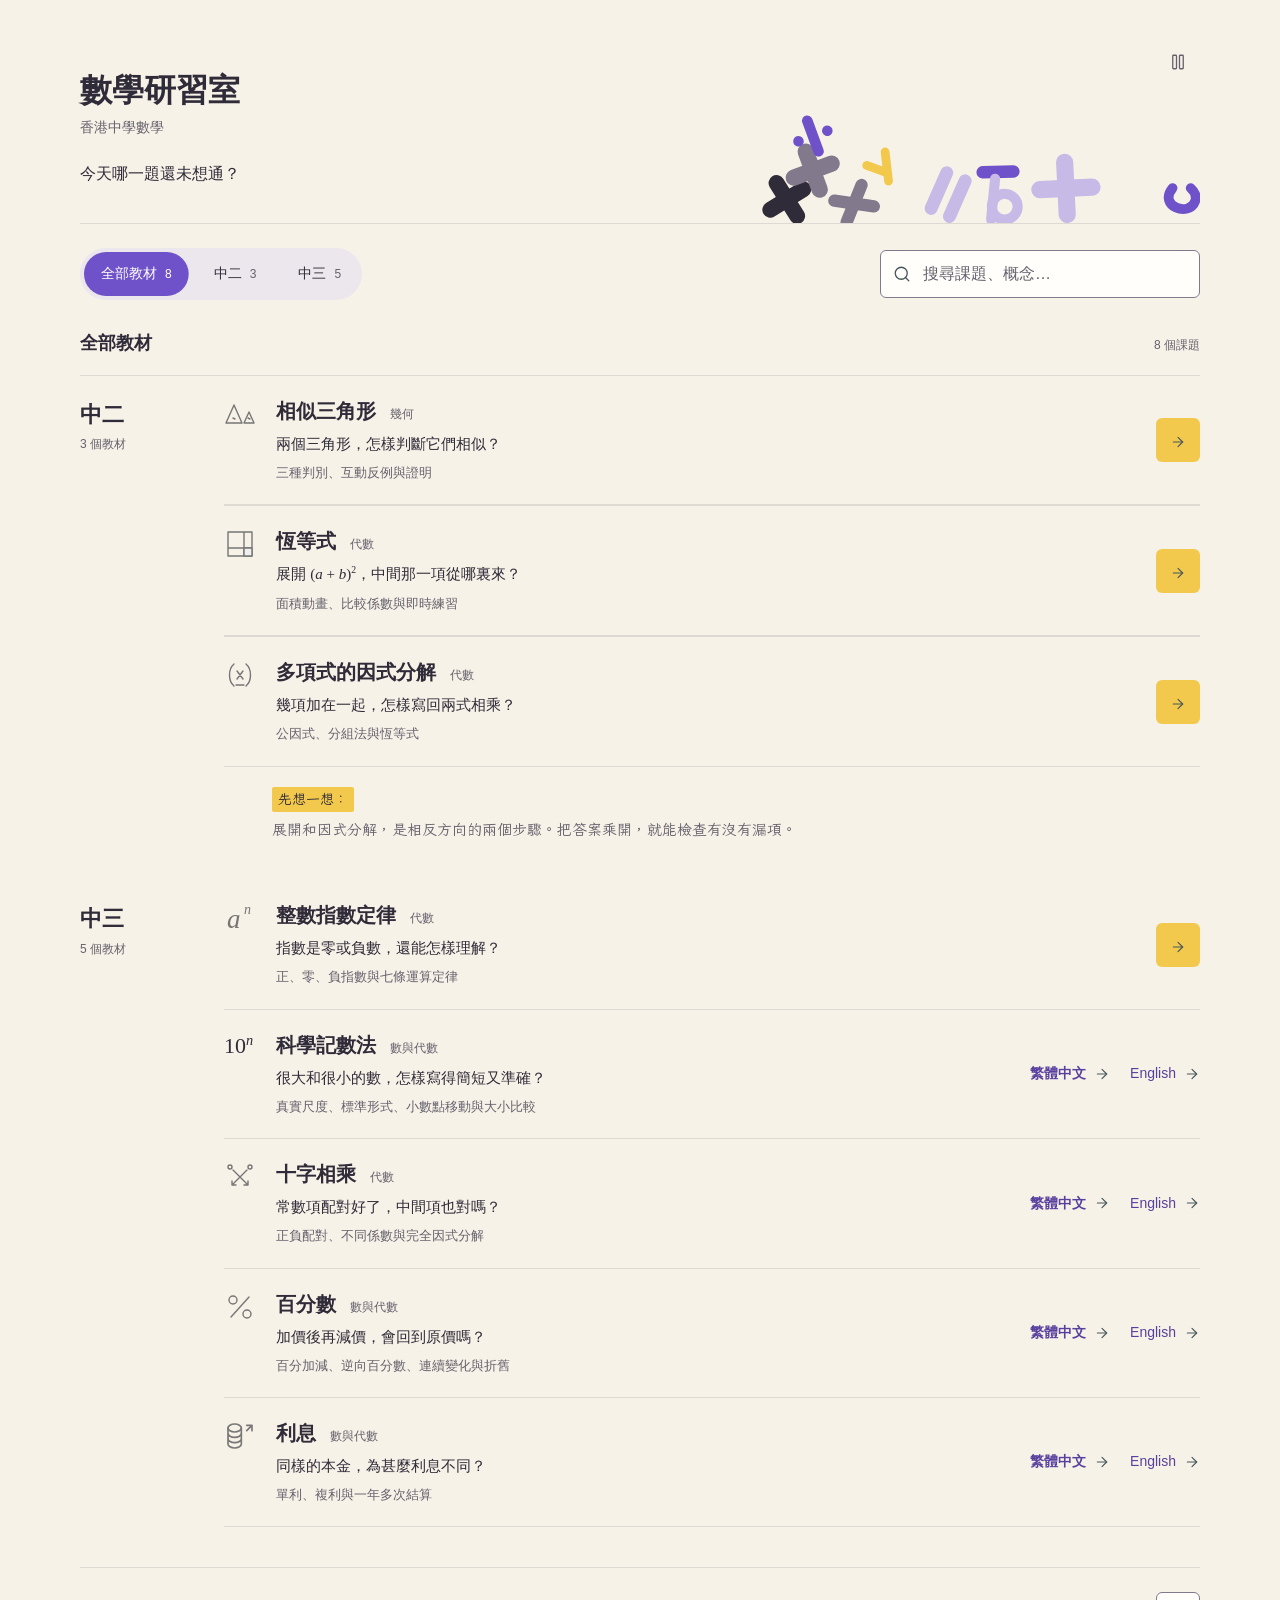
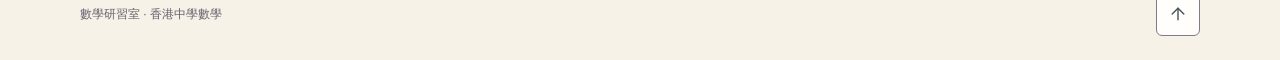
<file: index.html>
<!doctype html>
<html lang="zh-Hant">
<head>
  <meta charset="utf-8">
  <meta name="viewport" content="width=device-width, initial-scale=1">
  <meta name="color-scheme" content="light">
  <meta name="description" content="數學研習室：香港中二、中三數學教材目錄。">
  <title>數學研習室 | 教材目錄</title>
  <link rel="stylesheet" href="assets/home-violet-rounded-v1/style.css">
  <link rel="stylesheet" href="assets/home-violet-rounded-v1/magnetic.css">
  <link rel="stylesheet" href="assets/home-violet-rounded-v1/grade-pill.css">
  <link rel="stylesheet" href="assets/home-violet-rounded-v1/palette.css">
  <link rel="stylesheet" href="assets/home-violet-rounded-v1/math-rain.css">
  <link rel="stylesheet" href="assets/home-violet-rounded-v1/catalogue.css">
  <script src="assets/home-violet-rounded-v1/home.js" defer></script>
  <script src="assets/home-violet-rounded-v1/magnetic.js" defer></script>
  <script src="assets/home-violet-rounded-v1/grade-pill.js" defer></script>
  <script src="assets/home-violet-rounded-v1/assets/matter.min.js" defer></script>
  <script src="assets/home-violet-rounded-v1/math-rain.js" defer></script>
</head>
<body>
  <a class="skip" href="#main">跳到教材目錄</a>
  <div class="workspace" id="top">
    <main id="main" tabindex="-1">
      <header class="page-heading">
        <div class="masthead">
          <div class="math-rain" aria-hidden="true">
            <span style="--x:3%;--y:32px;--delay:0s">+</span>
            <span style="--x:9%;--y:112px;--delay:.3s"><var>x</var></span>
            <span style="--x:15%;--y:58px;--delay:.12s">&times;</span>
            <span style="--x:21%;--y:124px;--delay:.65s"><var>a</var></span>
            <span style="--x:27%;--y:22px;--delay:.4s">=</span>
            <span style="--x:33%;--y:102px;--delay:.85s"><var>b</var></span>
            <span style="--x:39%;--y:12px;--delay:.2s">&minus;</span>
            <span style="--x:45%;--y:132px;--delay:.7s"><var>n</var></span>
            <span style="--x:55%;--y:18px;--delay:.55s">&divide;</span>
            <span style="--x:61%;--y:128px;--delay:1s"><var>y</var></span>
            <span style="--x:67%;--y:34px;--delay:.15s">+</span>
            <span style="--x:73%;--y:110px;--delay:.8s"><var>x</var><sup>2</sup></span>
            <span style="--x:79%;--y:16px;--delay:.5s">=</span>
            <span style="--x:85%;--y:122px;--delay:1.1s"><var>c</var></span>
            <span style="--x:91%;--y:54px;--delay:.25s">&minus;</span>
            <span style="--x:97%;--y:104px;--delay:.9s">&times;</span>
          </div>
          <div class="masthead-title">
            <h1>數學研習室</h1>
            <p class="identity-caption">香港中學數學</p>
            <p class="opening-question">今天哪一題還未想通？</p>
          </div>
          <button class="rain-toggle icon-button" type="button" aria-label="暫停圖案動畫" aria-pressed="false" hidden>
            <svg class="pause-icon" xmlns="http://www.w3.org/2000/svg" width="18" height="18" viewBox="0 0 24 24" fill="none" stroke="currentColor" stroke-width="1.75" stroke-linecap="round" stroke-linejoin="round" aria-hidden="true"><rect x="14" y="3" width="5" height="18" rx="1"/><rect x="5" y="3" width="5" height="18" rx="1"/></svg>
            <svg class="play-icon" xmlns="http://www.w3.org/2000/svg" width="18" height="18" viewBox="0 0 24 24" fill="none" stroke="currentColor" stroke-width="1.75" stroke-linecap="round" stroke-linejoin="round" aria-hidden="true"><path d="M5 5a2 2 0 0 1 3.008-1.728l11.997 6.998a2 2 0 0 1 .003 3.458l-12 7A2 2 0 0 1 5 19z"/></svg>
            <span class="tooltip" aria-hidden="true">暫停動畫</span>
          </button>
        </div>
      </header>

      <div class="catalogue-tools">
        <nav class="grade-nav" aria-label="年級導覽">
          <a class="grade-choice" href="#all" aria-current="page" data-grade="all">
            <span>全部教材</span><span class="grade-total">8</span>
          </a>
          <a class="grade-choice" href="#s2" data-grade="s2">
            <span>中二</span><span class="grade-total">3</span>
          </a>
          <a class="grade-choice" href="#s3" data-grade="s3">
            <span>中三</span><span class="grade-total">5</span>
          </a>
        </nav>
      <div class="search-bar" hidden>
        <label class="sr-only" for="topic-search">搜尋教材</label>
        <div class="search-field">
          <img src="assets/home-violet-rounded-v1/assets/search.svg" alt="" width="20" height="20">
          <input id="topic-search" type="search" placeholder="搜尋課題、概念…" autocomplete="off" spellcheck="false">
        </div>
        <button type="button" class="clear-search icon-button" aria-label="清除搜尋" hidden>
          <img src="assets/home-violet-rounded-v1/assets/close.svg" alt="" width="18" height="18">
          <span class="tooltip" aria-hidden="true">清除搜尋</span>
        </button>
      </div>
      </div>

      <div class="catalogue-heading" id="all">
        <h2 id="catalogue-title">全部教材</h2>
        <p class="result-count" role="status" aria-live="polite" aria-atomic="true">8 個課題</p>
      </div>

      <section class="grade-section" id="s2" aria-labelledby="s2-title">
        <div class="section-heading">
          <h2 id="s2-title">中二</h2>
          <span class="section-count">3 個教材</span>
        </div>
        <div class="lesson-list">
          <article class="lesson" data-tone="blue" data-keywords="相似三角形 幾何 相似判別 相似判定 AAA SAS SSS 邊邊角 動畫 similar triangles geometry">
            <span class="lesson-symbol" aria-hidden="true"><img src="assets/home-violet-rounded-v1/assets/similar-triangles.svg" alt="" width="38" height="38"></span>
            <div class="lesson-copy">
              <p class="topic-name">相似三角形 <span class="discipline">幾何</span></p>
              <h3><a class="lesson-link" href="similar-triangles-dse/">兩個三角形，怎樣判斷它們相似？</a></h3>
              <p class="description">三種判別、互動反例與證明</p>
            </div>
            <span class="open-arrow" aria-hidden="true"><img src="assets/home-violet-rounded-v1/assets/arrow.svg" alt="" width="20" height="20"></span>
          </article>

          <article class="lesson" data-keywords="恆等式 代數 完全平方 平方差 面積 identities algebra">
            <span class="lesson-symbol" aria-hidden="true"><img src="assets/home-violet-rounded-v1/assets/identities.svg" alt="" width="38" height="38"></span>
            <div class="lesson-copy">
              <p class="topic-name">恆等式 <span class="discipline">代數</span></p>
              <h3><a class="lesson-link" href="identities-s2.html">展開 <span class="math">(<var>a</var> + <var>b</var>)<sup>2</sup></span>，中間那一項從哪裏來？</a></h3>
              <p class="description">面積動畫、比較係數與即時練習</p>
            </div>
            <span class="open-arrow" aria-hidden="true"><img src="assets/home-violet-rounded-v1/assets/arrow.svg" alt="" width="20" height="20"></span>
          </article>

          <article class="lesson" data-keywords="多項式 因式分解 代數 公因式 分組法 恆等式 factorisation polynomials algebra">
            <span class="lesson-symbol" aria-hidden="true"><img src="assets/home-violet-rounded-v1/assets/factorisation.svg" alt="" width="38" height="38"></span>
            <div class="lesson-copy">
              <p class="topic-name">多項式的因式分解 <span class="discipline">代數</span></p>
              <h3><a class="lesson-link" href="factorisation-s2.html">幾項加在一起，怎樣寫回兩式相乘？</a></h3>
              <p class="description">公因式、分組法與恆等式</p>
            </div>
            <span class="open-arrow" aria-hidden="true"><img src="assets/home-violet-rounded-v1/assets/arrow.svg" alt="" width="20" height="20"></span>
          </article>
        </div>
        <aside class="teacher-note" aria-label="老師批註">
          <span class="note-label">先想一想：</span>
          <p>展開和因式分解，是相反方向的兩個步驟。把答案乘開，就能檢查有沒有漏項。</p>
        </aside>
      </section>

      <section class="grade-section" id="s3" aria-labelledby="s3-title">
        <div class="section-heading">
          <h2 id="s3-title">中三</h2>
          <span class="section-count">5 個教材</span>
        </div>
        <div class="lesson-list">
          <article class="lesson" data-keywords="整數 指數定律 代數 正 零 負 指數 運算 integer index indices powers algebra">
            <span class="lesson-symbol" aria-hidden="true"><img src="assets/home-violet-rounded-v1/assets/indices.svg" alt="" width="38" height="38"></span>
            <div class="lesson-copy">
              <p class="topic-name">整數指數定律 <span class="discipline">代數</span></p>
              <h3><a class="lesson-link" href="integer-index-laws-s3.html">指數是零或負數，還能怎樣理解？</a></h3>
              <p class="description">正、零、負指數與七條運算定律</p>
            </div>
            <span class="open-arrow" aria-hidden="true"><img src="assets/home-violet-rounded-v1/assets/arrow.svg" alt="" width="20" height="20"></span>
          </article>

          <article class="lesson bilingual" data-tone="grey" data-keywords="科學記數法 科學記號 數與代數 標準形式 小數點 大小比較 scientific notation standard form english 中文">
            <span class="lesson-symbol scientific-symbol math" aria-hidden="true">10<sup><var>n</var></sup></span>
            <div class="lesson-copy">
              <p class="topic-name">科學記數法 <span class="discipline">數與代數</span></p>
              <h3 id="scientific-title">很大和很小的數，怎樣寫得簡短又準確？</h3>
              <p class="description">真實尺度、標準形式、小數點移動與大小比較</p>
            </div>
            <nav class="language-links" aria-label="科學記數法教材語言">
              <a href="scientific-notation.html" lang="zh-Hant">繁體中文<img src="assets/home-violet-rounded-v1/assets/arrow.svg" alt="" width="16" height="16"></a>
              <a href="scientific-notation-en.html" lang="en">English<img src="assets/home-violet-rounded-v1/assets/arrow.svg" alt="" width="16" height="16"></a>
            </nav>
          </article>

          <article class="lesson bilingual" data-keywords="十字相乘 因式分解 代數 正負配對 係數 cross multiplication factorisation english 中文">
            <span class="lesson-symbol" aria-hidden="true"><img src="assets/home-violet-rounded-v1/assets/cross-multiplication.svg" alt="" width="38" height="38"></span>
            <div class="lesson-copy">
              <p class="topic-name">十字相乘 <span class="discipline">代數</span></p>
              <h3 id="cross-title">常數項配對好了，中間項也對嗎？</h3>
              <p class="description">正負配對、不同係數與完全因式分解</p>
            </div>
            <nav class="language-links" aria-label="十字相乘教材語言">
              <a href="cross-multiplication-s3.html" lang="zh-Hant">繁體中文<img src="assets/home-violet-rounded-v1/assets/arrow.svg" alt="" width="16" height="16"></a>
              <a href="cross-multiplication-s3-en.html" lang="en">English<img src="assets/home-violet-rounded-v1/assets/arrow.svg" alt="" width="16" height="16"></a>
            </nav>
          </article>

          <article class="lesson bilingual" data-tone="grey" data-keywords="百分數 百分變化 數與代數 逆向 連續變化 增長 折舊 percentage percentages reverse depreciation english 中文">
            <span class="lesson-symbol" aria-hidden="true"><img src="assets/home-violet-rounded-v1/assets/percentages.svg" alt="" width="38" height="38"></span>
            <div class="lesson-copy">
              <p class="topic-name">百分數 <span class="discipline">數與代數</span></p>
              <h3 id="percentages-title">加價後再減價，會回到原價嗎？</h3>
              <p class="description">百分加減、逆向百分數、連續變化與折舊</p>
            </div>
            <nav class="language-links" aria-label="百分數教材語言">
              <a href="percentages-s3-zh.html" lang="zh-Hant">繁體中文<img src="assets/home-violet-rounded-v1/assets/arrow.svg" alt="" width="16" height="16"></a>
              <a href="percentages-s3.html" lang="en">English<img src="assets/home-violet-rounded-v1/assets/arrow.svg" alt="" width="16" height="16"></a>
            </nav>
          </article>
          <article class="lesson bilingual" data-tone="grey" data-keywords="利息 數與代數 單利 複利 本金 本利和 每年 每半年 每季 每月 interest compounding english 中文">
            <span class="lesson-symbol" aria-hidden="true"><img src="interest.svg" alt="" width="38" height="38"></span>
            <div class="lesson-copy">
              <p class="topic-name">利息 <span class="discipline">數與代數</span></p>
              <h3 id="interest-title">同樣的本金，為甚麼利息不同？</h3>
              <p class="description">單利、複利與一年多次結算</p>
            </div>
            <nav class="language-links" aria-label="利息教材語言">
              <a href="interest-s3-zh.html" lang="zh-Hant">繁體中文<img src="assets/home-violet-rounded-v1/assets/arrow.svg" alt="" width="16" height="16"></a>
              <a href="interest-s3.html" lang="en">English<img src="assets/home-violet-rounded-v1/assets/arrow.svg" alt="" width="16" height="16"></a>
            </nav>
          </article>
        </div>
      </section>

      <section class="empty-state" aria-labelledby="empty-title" hidden>
        <img src="assets/home-violet-rounded-v1/assets/search.svg" width="32" height="32" alt="">
        <h2 id="empty-title">找不到符合的教材</h2>
        <p>換一個課題名稱，或回到全部教材。</p>
        <button type="button" class="reset-button">全部教材</button>
      </section>
      <footer class="page-footer">
        <p>數學研習室 · 香港中學數學</p>
        <a href="#top" class="back-top" aria-label="返回頁首"><img src="assets/home-violet-rounded-v1/assets/up.svg" width="20" height="20" alt=""><span class="tooltip" aria-hidden="true">返回頁首</span></a>
      </footer>
    </main>
  </div>
</body>
</html>
</file>
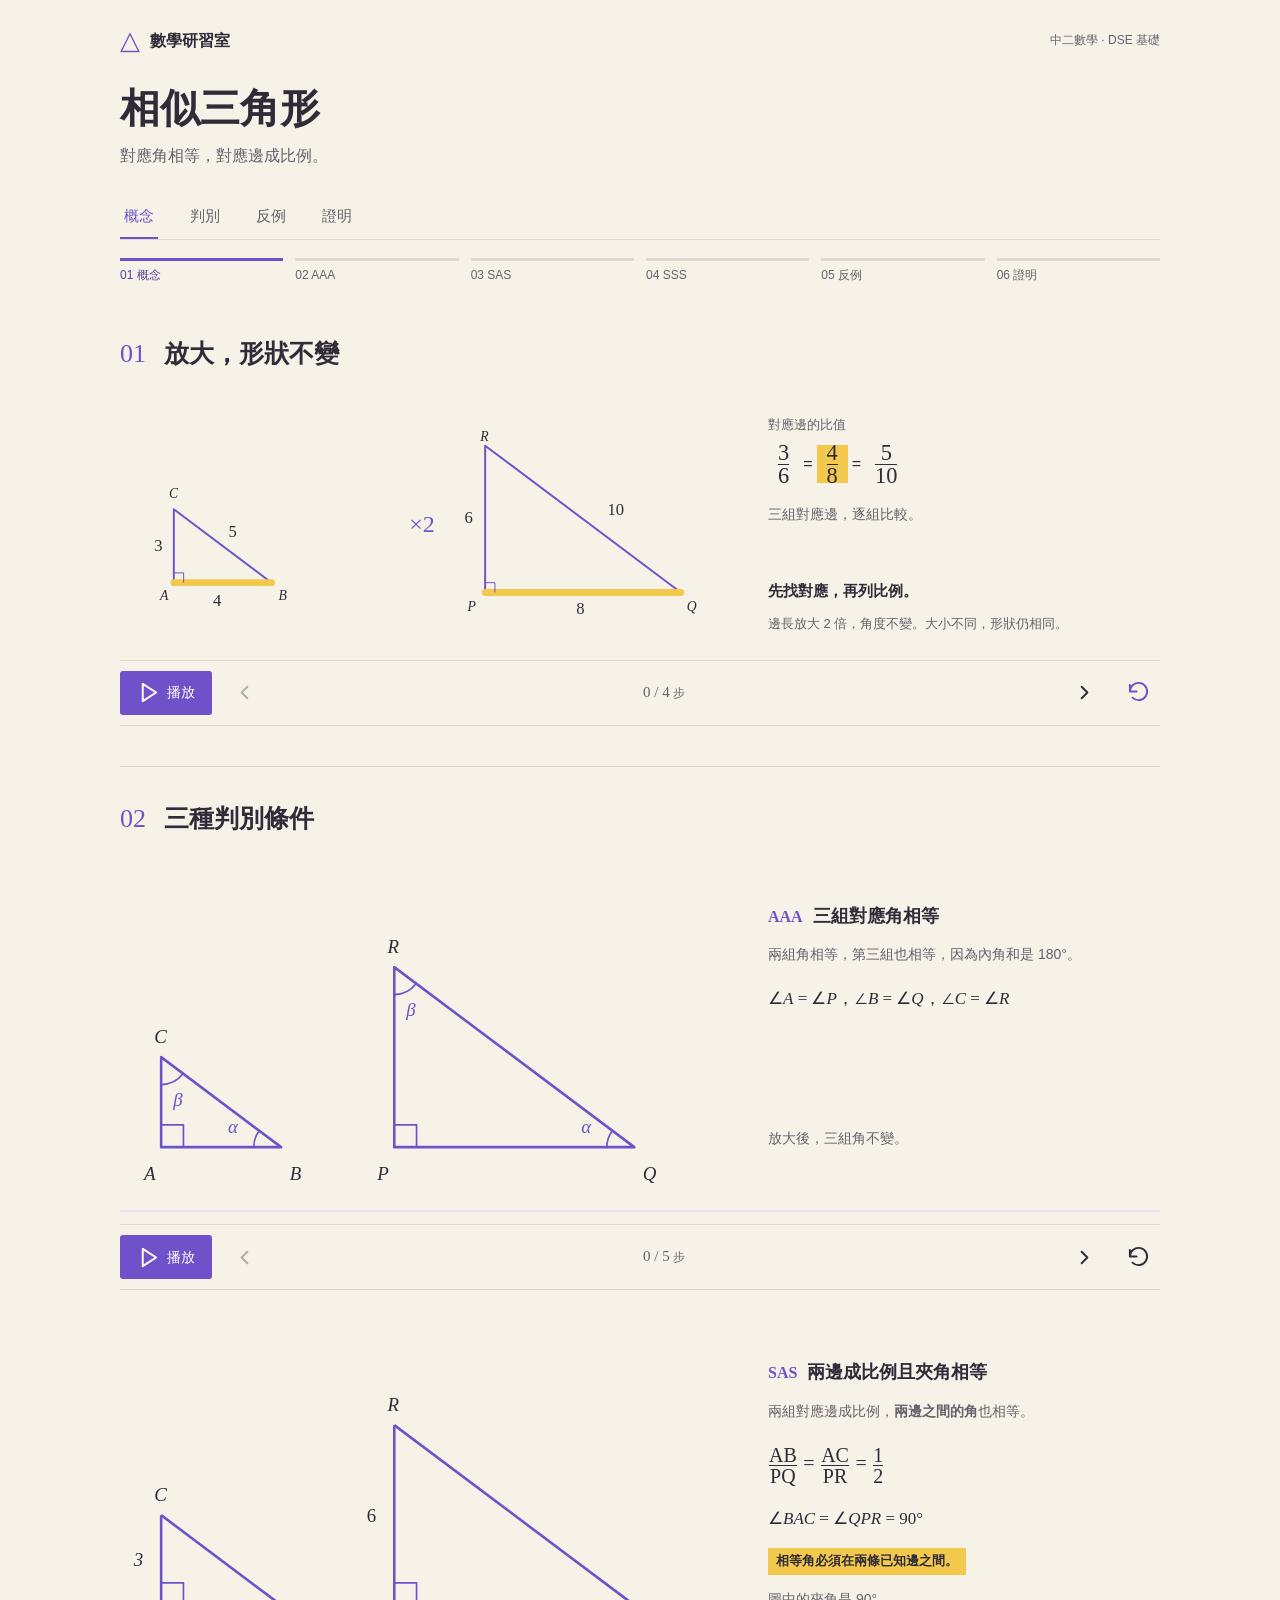
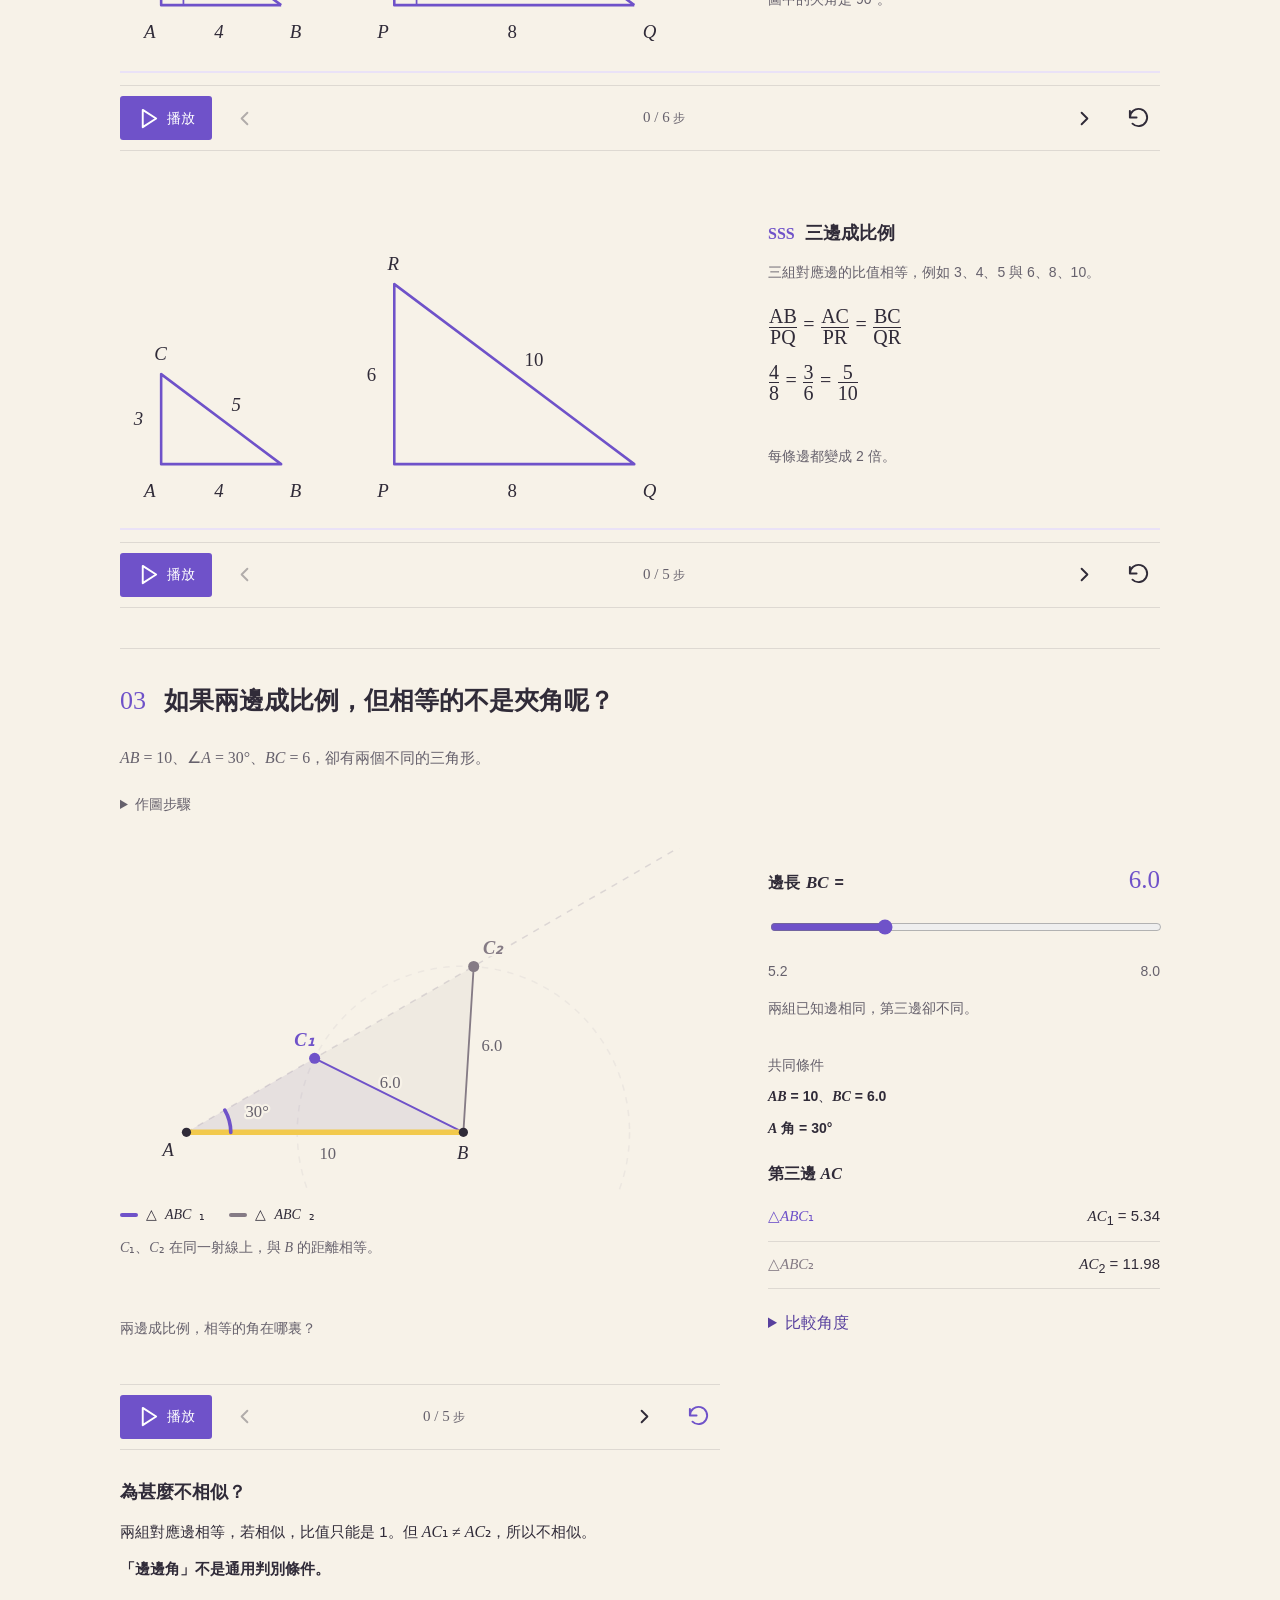
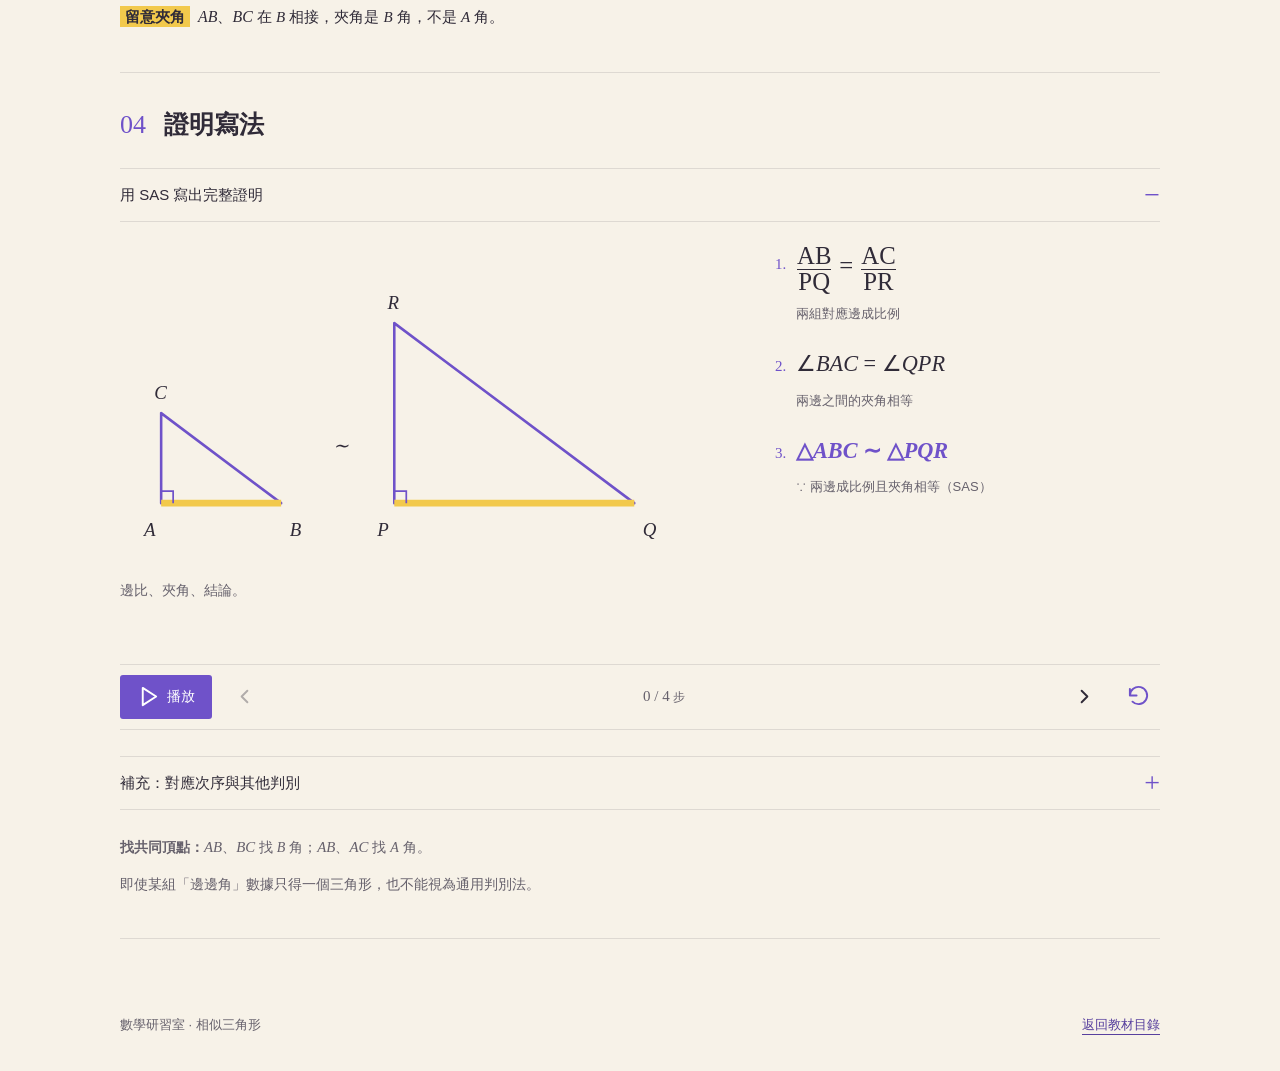
<file: similar-triangles-dse/index.html>
<!doctype html>
<html lang="zh-Hant">
<head>
  <meta charset="utf-8">
  <meta name="viewport" content="width=device-width, initial-scale=1">
  <meta name="color-scheme" content="light">
  <meta name="description" content="相似三角形的三種判別條件，以及邊邊角的互動反例。">
  <title>相似三角形 | 數學研習室</title>
  <style>
    :root {
      --ink: #18302f;
      --muted: #536765;
      --line: #d7e1dd;
      --paper: #f5f8f6;
      --white: #fff;
      --teal: #08786e;
      --teal-soft: #e4f4ef;
      --coral: #ce4c66;
      --coral-soft: #ffedf1;
      --blue: #2b70a5;
      --shadow: 0 16px 38px rgba(20, 53, 47, .07);
    }
    * { box-sizing: border-box; }
    html { scroll-behavior: smooth; }
    body {
      margin: 0;
      background: var(--paper);
      color: var(--ink);
      font-family: "Noto Sans TC", "Microsoft JhengHei", "PingFang TC", sans-serif;
      line-height: 1.7;
    }
    button, input { font: inherit; }
    button:focus-visible, input:focus-visible, a:focus-visible { outline: 3px solid var(--teal); outline-offset: 3px; }
    .top {
      background: var(--ink);
      color: var(--white);
    }
    .wrap { width: min(1120px, calc(100% - 48px)); margin-inline: auto; }
    .top .wrap { display: flex; align-items: center; justify-content: space-between; gap: 24px; min-height: 68px; }
    .brand { display: flex; align-items: center; gap: 12px; font-size: 15px; font-weight: 800; line-height: 1.2; white-space: nowrap; }
    .brand-mark { display: grid; place-items: center; width: 34px; height: 34px; border: 1px solid rgba(255,255,255,.45); color: #a4e0d2; font-size: 22px; }
    .brand small { display: block; margin-top: 3px; font-size: 10px; font-weight: 500; color: #b8cfca; }
    .top nav { display: flex; gap: 28px; align-items: center; }
    .top a { color: #d4e2dd; text-decoration: none; font-size: 13px; white-space: nowrap; }
    .top a:hover { color: var(--white); text-decoration: underline; text-underline-offset: 5px; }
    main { counter-reset: lesson; padding-bottom: 80px; }
    .intro { padding: 58px 0 55px; }
    .eyebrow { display: flex; align-items: center; gap: 12px; margin: 0 0 18px; color: var(--teal); font-weight: 800; font-size: 12px; }
    .eyebrow::before { content: ""; width: 28px; height: 2px; background: var(--teal); }
    h1 { font-size: clamp(34px, 4.6vw, 55px); line-height: 1.25; margin: 0; letter-spacing: 0; max-width: 900px; }
    h1 span { color: var(--teal); }
    .lead { max-width: 710px; color: var(--muted); margin: 20px 0 0; font-size: 17px; }
    h2 { font-size: clamp(25px, 2.5vw, 31px); line-height: 1.4; margin: 0 0 16px; }
    h3 { font-size: 17px; margin: 0 0 9px; }
    p { margin: 0 0 12px; }
    .section { counter-increment: lesson; position: relative; padding: 49px 0 56px; border-top: 1px solid var(--line); scroll-margin-top: 20px; }
    .section::before { content: "0" counter(lesson) "  ·  GEOMETRY"; display: block; margin-bottom: 13px; color: var(--teal); font: 700 12px Georgia, "Times New Roman", serif; }
    .section > p { max-width: 820px; }
    .similar-grid { display: grid; grid-template-columns: minmax(0, 1fr) 72px minmax(0, 1fr); gap: 20px; align-items: center; max-width: 900px; margin: 25px 0 21px; padding: 22px 0; border-top: 1px solid var(--line); border-bottom: 1px solid var(--line); }
    .similar-item { text-align: center; }
    .similar-item svg { display: block; width: 100%; max-height: 196px; }
    .similar-item svg polygon { fill: var(--teal-soft); stroke: var(--teal); stroke-width: 3; stroke-linejoin: round; }
    .similar-item svg text { fill: var(--ink); font: 16px "Noto Sans TC", "Microsoft JhengHei", sans-serif; }
    .similar-item p { margin: 0; font-size: 13px; color: var(--muted); }
    .scale-badge { width: 60px; height: 60px; display: grid; place-items: center; border: 1px solid var(--line); border-radius: 50%; background: var(--white); color: var(--coral); font: 700 22px Georgia, "Times New Roman", serif; }
    .ratio-line { margin: 4px 0 18px; color: var(--ink); }
    math.fraction-math { font-size: 1.18em; vertical-align: -.22em; }
    .ratio-line math.fraction-math { font-size: 1.4em; }
    .plain-point { font-size: 18px; font-weight: 700; }
    .simple-steps { display: grid; grid-template-columns: repeat(3, minmax(0, 1fr)); gap: 28px; padding-left: 1.5em; margin: 24px 0 0; }
    .simple-steps li { padding: 0 10px 0 4px; }
    .simple-steps li::marker { color: var(--coral); font-weight: 800; }
    .rule-grid { display: grid; grid-template-columns: repeat(3, minmax(0, 1fr)); gap: 16px; margin-top: 26px; }
    .rule { display: flex; flex-direction: column; min-width: 0; padding: 22px; background: var(--white); border: 1px solid var(--line); border-radius: 6px; box-shadow: var(--shadow); }
    .rule-number { display: block; color: var(--coral); font: 700 12px Georgia, "Times New Roman", serif; margin-bottom: 18px; }
    .rule > strong { display: block; min-height: 58px; color: var(--ink); font-size: 28px; line-height: 1.22; margin-bottom: 12px; }
    .rule[data-demo="sas"] > strong { font-size: 20px; }
    .rule > p:not(.demo-caption) { min-height: 74px; }
    .rule p { color: var(--muted); margin: 0; font-size: 14px; }
    .rule b { color: var(--ink); }
    .rule svg { display: block; width: 100%; margin: 10px 0 13px; overflow: visible; }
    .rule svg .demo-triangle { fill: var(--teal-soft); stroke: var(--teal); stroke-width: 2.5; stroke-linejoin: round; }
    .rule svg .demo-moving { fill: var(--coral-soft); stroke: var(--coral); }
    .rule svg .demo-open { fill: none; stroke: var(--teal); stroke-width: 2.5; stroke-linejoin: round; }
    .rule svg .demo-open.demo-moving { stroke: var(--coral); }
    .rule svg .demo-close { fill: none; stroke: var(--teal); stroke-width: 2.5; stroke-dasharray: 1; stroke-dashoffset: 1; opacity: 0; }
    .rule svg .demo-close.demo-moving { stroke: var(--coral); }
    .rule svg .demo-mark { fill: none; stroke: var(--blue); stroke-width: 3; stroke-linecap: round; stroke-linejoin: round; }
    .rule svg .demo-mark.secondary { stroke: var(--teal); }
    .rule svg text { fill: var(--muted); font: 13px "Noto Sans TC", "Microsoft JhengHei", sans-serif; }
    .rule svg .demo-edge { stroke: var(--blue); stroke-width: 4; stroke-linecap: round; }
    .rule svg .demo-mark, .rule svg .demo-edge { stroke-dasharray: 1; stroke-dashoffset: 1; opacity: 0; transition: stroke-dashoffset .55s cubic-bezier(.22, 1, .36, 1), opacity .25s ease; }
    .rule svg .demo-mark.visible, .rule svg .demo-edge.visible { stroke-dashoffset: 0; opacity: 1; }
    .demo-progress { height: 3px; margin: 0 0 15px; background: #e6eeea; overflow: hidden; }
    .demo-progress span { display: block; width: 0; height: 100%; background: var(--blue); }
    .rule .demo-caption { min-height: 55px; color: var(--ink); font-size: 14px; font-weight: 700; }
    .rule .demo-action { display: flex; align-items: center; gap: 12px; margin-top: auto; padding-top: 12px; border-top: 1px solid var(--line); }
    .rule button { border: 0; background: var(--ink); color: var(--white); border-radius: 4px; min-width: 80px; min-height: 38px; padding: 6px 12px; font-weight: 700; cursor: pointer; }
    .rule button:hover { background: var(--teal); }
    .rule button:disabled { opacity: .6; cursor: wait; }
    .rule .demo-status { font-size: 12px; color: var(--muted); }
    .mini-note { margin: 16px 0 0; color: var(--muted); font-size: 14px; }
    .explore-head { display: flex; justify-content: space-between; align-items: end; gap: 16px; flex-wrap: wrap; }
    .explore-head p { color: var(--muted); margin: 0; }
    .workspace { display: grid; grid-template-columns: minmax(0, 1.65fr) minmax(270px, .8fr); gap: 22px; align-items: start; margin-top: 30px; }
    .figure-area { min-width: 0; }
    .figure {
      width: 100%;
      display: block;
      background-color: var(--white);
      background-image: linear-gradient(to right, rgba(24, 48, 47, .045) 1px, transparent 1px), linear-gradient(to bottom, rgba(24, 48, 47, .045) 1px, transparent 1px);
      background-size: 30px 30px;
      border: 1px solid var(--line);
      border-radius: 6px;
      aspect-ratio: 760 / 370;
    }
    .figure .base { stroke: #637672; stroke-width: 2.5; }
    .figure .construction { stroke: #b0c1bd; stroke-width: 1.6; stroke-dasharray: 7 7; fill: none; }
    .figure .near-fill { fill: var(--teal); fill-opacity: .14; }
    .figure .far-fill { fill: var(--coral); fill-opacity: .13; }
    .figure .near-line { stroke: var(--teal); stroke-width: 3.5; fill: none; stroke-linejoin: round; }
    .figure .far-line { stroke: var(--coral); stroke-width: 3.5; fill: none; stroke-linejoin: round; }
    .figure .point { fill: var(--ink); }
    .figure .near-point { fill: var(--teal); }
    .figure .far-point { fill: var(--coral); }
    .figure text { font: 19px "Noto Sans TC", "Microsoft JhengHei", sans-serif; fill: var(--ink); paint-order: stroke; stroke: var(--white); stroke-width: 5px; stroke-linejoin: round; }
    .figure text.small { font-size: 16px; fill: var(--muted); }
    .figure text.near-label { fill: var(--teal); font-weight: 800; }
    .figure text.far-label { fill: var(--coral); font-weight: 800; }
    figcaption { margin-top: 10px; color: var(--muted); font-size: 13px; }
    .legend { display: flex; flex-wrap: wrap; gap: 8px 22px; margin: 16px 0 0; font-size: 14px; }
    .legend span { display: inline-flex; align-items: center; gap: 8px; }
    .swatch { display: inline-block; width: 18px; height: 4px; border-radius: 2px; }
    .near-swatch { background: var(--teal); }
    .far-swatch { background: var(--coral); }
    .control-area { padding: 24px; background: var(--white); border: 1px solid var(--line); border-radius: 6px; box-shadow: var(--shadow); }
    .control-area label { display: block; font-size: 14px; font-weight: 700; margin-bottom: 10px; }
    .value { color: var(--teal); font-variant-numeric: tabular-nums; font-size: 27px; }
    input[type="range"] { width: 100%; accent-color: var(--teal); min-height: 32px; }
    .range-ends { display: flex; justify-content: space-between; color: var(--muted); font-size: 12px; }
    .fixed { margin-top: 21px; padding-top: 17px; border-top: 1px solid var(--line); font-size: 14px; }
    .fixed p { margin: 0 0 6px; }
    .fixed b { font-variant-numeric: tabular-nums; }
    .result { margin-top: 18px; padding: 14px 0 0; border-top: 1px solid var(--line); }
    .result div { display: flex; justify-content: space-between; gap: 10px; margin: 7px 0; font-size: 14px; }
    .result strong { font-variant-numeric: tabular-nums; text-align: right; white-space: nowrap; }
    details.more { margin-top: 14px; border-top: 1px solid var(--line); padding-top: 12px; }
    details.more summary, details.exam summary { color: var(--teal); font-weight: 700; cursor: pointer; }
    details.more div { display: flex; justify-content: space-between; gap: 10px; margin-top: 8px; font-size: 14px; }
    details.exam { margin-top: 15px; }
    .near-text { color: var(--teal); }
    .far-text { color: var(--coral); }
    .takeaway { margin-top: 28px; padding: 23px 26px; background: var(--coral-soft); border-left: 4px solid var(--coral); }
    .takeaway strong { color: #9b3650; }
    .takeaway p { margin: 4px 0 0; }
    .proof-grid { display: grid; grid-template-columns: repeat(2, minmax(0, 1fr)); gap: 30px; }
    .proof-grid ol { margin: 0; padding-left: 1.5em; }
    .proof-grid li { margin: 9px 0; }
    .math { font-family: Georgia, "Times New Roman", serif; font-size: 1.06em; white-space: nowrap; }
    .example { margin-top: 20px; padding: 19px 23px; background: var(--teal-soft); border-left: 4px solid var(--teal); }
    .example p:last-child { margin-bottom: 0; }
    footer { background: var(--ink); padding: 28px 0 40px; color: #b8cfca; font-size: 13px; }
    @media (prefers-reduced-motion: reduce) {
      .rule svg .demo-mark, .rule svg .demo-edge { transition: none; }
    }
    @media (max-width: 760px) {
      .intro { padding: 43px 0 42px; }
      .top nav a:not(:last-child) { display: none; }
      .section { padding: 39px 0 44px; }
      .rule-grid, .workspace, .proof-grid, .simple-steps { grid-template-columns: 1fr; }
      .rule-grid { gap: 15px; }
      .rule { padding: 20px; }
      .rule > strong, .rule > p:not(.demo-caption) { min-height: 0; }
      .rule svg { max-width: 440px; margin-inline: auto; }
      .figure { aspect-ratio: 760 / 420; }
    }
    @media (max-width: 440px) {
      .wrap { width: min(100% - 28px, 1120px); }
      .top .wrap { min-height: 62px; }
      .top a { font-size: 12px; }
      .figure text { font-size: 23px; }
      .figure text.small { font-size: 19px; }
      .similar-grid { grid-template-columns: 1fr; gap: 10px; }
      .scale-badge { margin-inline: auto; }
      .similar-item svg { max-height: 175px; }
    }
  </style>
  <link rel="stylesheet" href="lesson.css">
  <link rel="stylesheet" href="motion.css">
  <link rel="stylesheet" href="figma.css">
</head>
<body class="lesson-geometry">
  <a class="skip" href="#main">跳到教材</a>
  <header class="top">
    <div class="wrap">
      <a class="brand" href="../index.html"><span class="brand-triangle" aria-hidden="true">△</span>數學研習室</a>
      <span class="header-meta">中二數學 · DSE 基礎</span>
    </div>
  </header>
  <main class="wrap" id="main" tabindex="-1">
    <section class="intro">
      <h1>相似三角形</h1>
      <p class="lead">對應角相等，對應邊成比例。</p>
    </section>
    <nav class="lesson-nav" aria-label="頁面導覽"><a href="#similar" aria-current="location">概念</a><a href="#rules">判別</a><a href="#counterexample">反例</a><a href="#proof">證明</a></nav>
    <nav class="lesson-progress" aria-label="示範觀看進度">
      <a href="#similar" data-progress-link="concept"><span>01</span> 概念</a>
      <a href="#aaa" data-progress-link="aaa"><span>02</span> AAA</a>
      <a href="#sas" data-progress-link="sas"><span>03</span> SAS</a>
      <a href="#sss" data-progress-link="sides"><span>04</span> SSS</a>
      <a href="#counterexample" data-progress-link="counter"><span>05</span> 反例</a>
      <a href="#proof" data-progress-link="proof"><span>06</span> 證明</a>
      <span class="sr-only" id="viewed-count" aria-live="polite">已看 0 / 6</span>
      <div class="viewed-track sr-only" role="progressbar" aria-label="已看示範" aria-valuemin="0" aria-valuemax="6" aria-valuenow="0"><span></span></div>
      <span class="progress-finish sr-only" hidden>全部看完</span>
    </nav>

    <section class="section" id="similar" aria-labelledby="similar-title" data-sequence="concept">
      <h2 id="similar-title"><span class="section-number">01</span>放大，形狀不變</h2>
      <div class="concept-layout">
      <div class="similar-grid">
        <div class="similar-item">
          <svg viewBox="0 0 280 190" role="img" aria-label="小三角形，三條邊長為 3、4、5">
            <polygon points="55,155 155,155 55,80"></polygon>
            <path class="pair-edge" data-pair="0" pathLength="1" d="M55 155 V80"></path>
            <path class="pair-edge" data-pair="1" pathLength="1" d="M55 155 H155"></path>
            <path class="pair-edge" data-pair="2" pathLength="1" d="M155 155 L55 80"></path>
            <path class="right-angle" d="M55 145 H65 V155"></path>
            <text x="95" y="179">4</text><text x="35" y="123">3</text><text x="111" y="108">5</text>
            <text class="vertex" x="41" y="173">A</text><text class="vertex" x="162" y="173">B</text><text class="vertex" x="50" y="68">C</text>
          </svg>
        </div>
        <div class="scale-badge" aria-label="邊長變成兩倍">×2</div>
        <div class="similar-item">
          <svg viewBox="0 0 280 190" role="img" aria-label="大三角形，三條邊長為 6、8、10">
            <polygon points="40,165 240,165 40,15"></polygon>
            <path class="pair-edge" data-pair="0" pathLength="1" d="M40 165 V15"></path>
            <path class="pair-edge" data-pair="1" pathLength="1" d="M40 165 H240"></path>
            <path class="pair-edge" data-pair="2" pathLength="1" d="M240 165 L40 15"></path>
            <path class="right-angle" d="M40 155 H50 V165"></path>
            <text x="133" y="187">8</text><text x="19" y="94">6</text><text x="165" y="86">10</text>
            <text class="vertex" x="22" y="184">P</text><text class="vertex" x="246" y="184">Q</text><text class="vertex" x="35" y="10">R</text>
          </svg>
        </div>
      </div>
      <div class="concept-copy">
      <p class="formula-label">對應邊的比值</p>
      <div class="ratio-line" aria-label="三除以六等於四除以八等於五除以十">
        <span class="ratio-part" data-ratio="0"><math class="fraction-math"><mfrac><mn>3</mn><mn>6</mn></mfrac></math></span><span>=</span>
        <span class="ratio-part" data-ratio="1"><math class="fraction-math"><mfrac><mn>4</mn><mn>8</mn></mfrac></math></span><span>=</span>
        <span class="ratio-part" data-ratio="2"><math class="fraction-math"><mfrac><mn>5</mn><mn>10</mn></mfrac></math></span>
        <span class="pair-link" aria-hidden="true"><span data-match-from>3</span><svg viewBox="0 0 72 20"><path pathLength="1" d="M2 10 H64 M57 4 L64 10 L57 16"></path></svg><span data-match-to>6</span></span>
      </div>
      <div class="sequence-readout"><p class="sequence-caption" data-sequence-caption aria-live="polite">三組對應邊，逐組比較。</p><span class="result-stamp" data-stamp>對應邊成比例</span></div>
      <p class="teacher-note"><strong>先找對應，再列比例。</strong></p>
      <p class="mini-note">邊長放大 2 倍，角度不變。大小不同，形狀仍相同。</p>
      </div>
      </div>
      <div data-controls></div>
    </section>

    <section class="section" id="rules" aria-labelledby="rules-title">
      <h2 id="rules-title"><span class="section-number">02</span>三種判別條件</h2>
      <div class="rule-grid">
        <div class="rule" id="aaa" data-demo="aaa" data-sequence="aaa">
          <h3><span class="condition-code">AAA</span>三組對應角相等</h3>
          <p>兩組角相等，第三組也相等，因為內角和是 180°。</p>
          <div class="condition-formula math">∠A = ∠P，∠B = ∠Q，∠C = ∠R</div>
          <svg viewBox="0 0 350 180" role="img" aria-label="AAA：三組對應角相等，三角形放大後仍相似">
            <polygon class="demo-triangle" points="24,150 94,150 24,97.5"></polygon>
            <polygon class="demo-triangle demo-moving" data-moving points="160,150 230,150 160,97.5"></polygon>
            <path class="demo-mark" data-mark="first" pathLength="1" d="M24 137 H37 V150 M160 137 H173 V150"></path>
            <path class="demo-mark secondary" data-mark="second" pathLength="1" d="M78 150 A16 16 0 0 1 81.2 140.4 M214 150 A16 16 0 0 1 217.2 140.4"></path>
            <path class="demo-mark" data-mark="third" pathLength="1" d="M24 113.5 A16 16 0 0 0 36.8 107.1 M160 113.5 A16 16 0 0 0 172.8 107.1"></path>
            <g class="diagram-labels"><text x="14" y="169">A</text><text x="99" y="169">B</text><text x="20" y="89">C</text><text x="150" y="169">P</text><text data-vertex="q" x="235" y="169">Q</text><text data-vertex="r" x="156" y="89">R</text><text class="angle-label" data-angle-label="second" x="63" y="142">α</text><text class="angle-label" data-angle-label="third" x="31" y="126">β</text><text class="angle-label" data-angle-label="second" data-angle="q" x="199" y="142">α</text><text class="angle-label" data-angle-label="third" data-angle="r" x="167" y="126">β</text></g>
          </svg>
          <div class="demo-progress" aria-hidden="true"><span data-progress></span></div>
          <p class="demo-caption" data-caption aria-live="polite">放大後，三組角不變。</p>
          <div class="demo-action"><button type="button" data-play aria-label="播放 AAA 動畫">播放</button><span class="demo-status" data-status></span></div>
        </div>
        <div class="rule" id="sas" data-demo="sas" data-sequence="sas">
          <h3><span class="condition-code">SAS</span>兩邊成比例且夾角相等</h3>
          <p>兩組對應邊成比例，<strong>兩邊之間的角</strong>也相等。</p>
          <div class="condition-formula"><math aria-label="AB 除以 PQ 等於 AC 除以 PR 等於二分之一"><mfrac><mi>AB</mi><mi>PQ</mi></mfrac><mo>=</mo><mfrac><mi>AC</mi><mi>PR</mi></mfrac><mo>=</mo><mfrac><mn>1</mn><mn>2</mn></mfrac></math><p class="math">∠BAC = ∠QPR = 90°</p><strong class="included-note">相等角必須在兩條已知邊之間。</strong></div>
          <svg viewBox="0 0 350 180" role="img" aria-label="兩邊成比例且夾角相等：先放大兩邊與夾角，最後補上第三條邊">
            <polyline class="demo-open" points="94,150 24,150 24,97.5"></polyline>
            <polyline class="demo-open demo-moving" data-moving points="230,150 160,150 160,97.5"></polyline>
            <path class="demo-close" data-close="small" pathLength="1" d="M94 150 L24 97.5"></path>
            <path class="demo-close demo-moving" data-close="moving" pathLength="1" d="M230 150 L160 97.5"></path>
            <path class="demo-edge" data-edge="first" pathLength="1" d="M24 150 L94 150 M160 150 L230 150"></path>
            <path class="demo-edge" data-edge="second" pathLength="1" d="M24 150 L24 97.5 M160 150 L160 97.5"></path>
            <path class="demo-mark" data-mark="first" pathLength="1" d="M24 137 H37 V150 M160 137 H173 V150"></path>
            <g class="diagram-labels"><text x="14" y="169">A</text><text x="99" y="169">B</text><text x="20" y="89">C</text><text x="150" y="169">P</text><text data-vertex="q" x="235" y="169">Q</text><text data-vertex="r" x="156" y="89">R</text><text x="55" y="169">4</text><text x="8" y="127">3</text><text data-side="base" x="191" y="169">4</text><text data-side="height" x="144" y="127">3</text></g>
          </svg>
          <div class="demo-progress" aria-hidden="true"><span data-progress></span></div>
          <p class="demo-caption" data-caption aria-live="polite">圖中的夾角是 90°。</p>
          <div class="demo-action"><button type="button" data-play aria-label="播放兩邊成比例且夾角相等動畫">播放</button><span class="demo-status" data-status></span></div>
        </div>
        <div class="rule" id="sss" data-demo="sides" data-sequence="sides">
          <h3><span class="condition-code">SSS</span>三邊成比例</h3>
          <p>三組對應邊的比值相等，例如 3、4、5 與 6、8、10。</p>
          <div class="condition-formula"><math aria-label="AB 除以 PQ 等於 AC 除以 PR 等於 BC 除以 QR"><mfrac><mi>AB</mi><mi>PQ</mi></mfrac><mo>=</mo><mfrac><mi>AC</mi><mi>PR</mi></mfrac><mo>=</mo><mfrac><mi>BC</mi><mi>QR</mi></mfrac></math><math aria-label="四除以八等於三除以六等於五除以十"><mfrac><mn>4</mn><mn>8</mn></mfrac><mo>=</mo><mfrac><mn>3</mn><mn>6</mn></mfrac><mo>=</mo><mfrac><mn>5</mn><mn>10</mn></mfrac></math></div>
          <svg viewBox="0 0 350 180" role="img" aria-label="三邊成比例：三邊 3、4、5 同時放大為 6、8、10">
            <polygon class="demo-triangle" points="24,150 94,150 24,97.5"></polygon>
            <polygon class="demo-triangle demo-moving" data-moving points="160,150 230,150 160,97.5"></polygon>
            <path class="demo-edge" data-edge="first" pathLength="1" d="M24 150 L94 150 M160 150 L230 150"></path>
            <path class="demo-edge" data-edge="second" pathLength="1" d="M24 150 L24 97.5 M160 150 L160 97.5"></path>
            <path class="demo-edge" data-edge="third" pathLength="1" d="M94 150 L24 97.5 M230 150 L160 97.5"></path>
            <g class="diagram-labels"><text x="14" y="169">A</text><text x="99" y="169">B</text><text x="20" y="89">C</text><text x="150" y="169">P</text><text data-vertex="q" x="235" y="169">Q</text><text data-vertex="r" x="156" y="89">R</text><text x="55" y="169">4</text><text x="8" y="127">3</text><text x="65" y="119">5</text><text data-side="base" x="191" y="169">4</text><text data-side="height" x="144" y="127">3</text><text data-side="diagonal" x="201" y="119">5</text></g>
          </svg>
          <div class="demo-progress" aria-hidden="true"><span data-progress></span></div>
          <p class="demo-caption" data-caption aria-live="polite">每條邊都變成 2 倍。</p>
          <div class="demo-action"><button type="button" data-play aria-label="播放三邊成比例動畫">播放</button><span class="demo-status" data-status></span></div>
        </div>
      </div>
    </section>

    <section class="section" id="counterexample" aria-labelledby="counter-title" data-sequence="counter">
      <div class="explore-head">
        <div>
          <h2 id="counter-title"><span class="section-number">03</span>如果兩邊成比例，但相等的不是夾角呢？</h2>
          <p><span class="math">AB = 10</span>、<span class="math">∠A = 30°</span>、<span class="math">BC = 6</span>，卻有兩個不同的三角形。</p>
        </div>
      </div>
      <details class="construction-steps"><summary>作圖步驟</summary><ol class="simple-steps">
        <li>畫 <strong>AB = 10</strong>。</li>
        <li>從 A 畫 <strong>30°</strong> 射線。</li>
        <li>以 B 為圓心、<strong>6</strong> 為半徑畫圓，得交點 C₁、C₂。</li>
      </ol></details>
      <div class="workspace">
        <div class="figure-area">
          <svg class="figure" viewBox="0 0 650 370" role="img" aria-labelledby="diagram-title diagram-desc">
            <title id="diagram-title">邊邊角的兩個三角形</title>
            <desc id="diagram-desc">A、B 固定，從 A 發出的三十度射線與以 B 為圓心的圓相交於 C1 和 C2，形成兩個不相似的三角形。</desc>
            <circle id="construction-circle" class="construction" cx="72" cy="308" r="180"></circle>
            <line class="construction" x1="72" y1="308" x2="610" y2="-3"></line>
            <polygon id="far-fill" class="far-fill"></polygon>
            <polygon id="near-fill" class="near-fill"></polygon>
            <polyline id="far-line" class="far-line"></polyline>
            <polyline id="near-line" class="near-line"></polyline>
            <line class="base" x1="72" y1="308" x2="372" y2="308"></line>
            <circle class="point" cx="72" cy="308" r="5"></circle>
            <circle class="point" cx="372" cy="308" r="5"></circle>
            <circle id="near-dot" class="near-point" r="6"></circle>
            <circle id="far-dot" class="far-point" r="6"></circle>
            <text x="46" y="334" class="vertex-label">A</text>
            <text x="365" y="337" class="vertex-label">B</text>
            <text x="216" y="337" class="small">10</text>
            <text x="136" y="291" class="small">30°</text>
            <text id="near-label" class="near-label"></text>
            <text id="far-label" class="far-label"></text>
            <text id="near-side" class="small"></text>
            <text id="far-side" class="small"></text>
            <path id="known-sides" class="counter-mark known-sides" pathLength="1"></path>
            <path id="equal-angle-a" class="counter-mark angle-a" pathLength="1" d="M120 308 A48 48 0 0 0 113.57 284"></path>
            <path id="included-angle-near" class="counter-mark angle-b near-arc" pathLength="1"></path>
            <path id="included-angle-far" class="counter-mark angle-b far-arc" pathLength="1"></path>
            <path id="third-side-near" class="counter-mark third-side near-arc" pathLength="1"></path>
            <path id="third-side-far" class="counter-mark third-side far-arc" pathLength="1"></path>
          </svg>
          <div class="legend" aria-hidden="true">
            <span><i class="swatch near-swatch"></i>△ABC₁</span>
            <span><i class="swatch far-swatch"></i>△ABC₂</span>
          </div>
          <figcaption>C₁、C₂ 在同一射線上，與 B 的距離相等。</figcaption>
          <div class="angle-correction" aria-live="polite"><span class="old-angle">把 A 當夾角</span><span class="new-angle">夾角在 B</span></div>
          <div class="sequence-readout"><p class="sequence-caption" data-sequence-caption aria-live="polite">兩邊成比例，相等的角在哪裏？</p><span class="result-stamp" data-stamp>不一定相似</span></div>
          <div data-controls></div>
        </div>
        <aside class="control-area" aria-label="調整反例">
          <label for="bc-range">邊長 <span class="math">BC</span> = <output id="bc-value" class="value" for="bc-range">6.0</output></label>
          <input id="bc-range" type="range" min="5.2" max="8.0" step="0.1" value="6" aria-describedby="range-hint">
          <div class="range-ends"><span>5.2</span><span>8.0</span></div>
          <p id="range-hint" class="mini-note">兩組已知邊相同，第三邊卻不同。</p>
          <div class="fixed">
            <p>共同條件</p>
            <p><b>AB = 10</b>、<b>BC = <span id="bc-fixed">6.0</span></b></p>
            <p><b>A 角 = 30°</b></p>
          </div>
          <div class="result" aria-live="polite" aria-atomic="true">
            <h3>第三邊 <var>AC</var></h3>
            <div><span class="near-text">△ABC₁</span><strong id="near-length">AC₁ = 5.34</strong></div>
            <div><span class="far-text">△ABC₂</span><strong id="far-length">AC₂ = 11.98</strong></div>
          </div>
          <details class="more">
            <summary>比較角度</summary>
            <div><span class="near-text">C₁ 角</span><strong id="near-angle">123.6°</strong></div>
            <div><span class="far-text">C₂ 角</span><strong id="far-angle">56.4°</strong></div>
            <div><span class="near-text">∠ABC₁</span><strong id="near-b-angle">26.4°</strong></div>
            <div><span class="far-text">∠ABC₂</span><strong id="far-b-angle">93.6°</strong></div>
          </details>
        </aside>
      </div>
      <div class="takeaway">
        <h3>為甚麼不相似？</h3>
        <p>兩組對應邊相等，若相似，比值只能是 1。但 <span class="math">AC₁ ≠ AC₂</span>，所以不相似。</p>
        <p><strong>「邊邊角」不是通用判別條件。</strong></p>
      </div>
      <aside class="sticky-note"><strong>留意夾角</strong><span class="math">AB</span>、<span class="math">BC</span> 在 <var>B</var> 相接，夾角是 <var>B</var> 角，不是 <var>A</var> 角。</aside>
    </section>

    <section class="section" id="proof" aria-labelledby="proof-title">
      <h2 id="proof-title"><span class="section-number">04</span>證明寫法</h2>
      <details class="exam" open>
        <summary>用 SAS 寫出完整證明</summary>
      <div class="proof-grid">
        <div class="chalkboard" data-sequence="proof">
          <h3 class="sr-only">SAS 證明</h3>
          <svg class="proof-diagram" viewBox="0 0 350 180" role="img" aria-label="三角形 ABC 與 PQR 的對應邊成比例，A 與 P 都是直角"><path class="triangle-outline" d="M24 150 H94 L24 97.5 Z M160 150 H300 L160 45 Z"></path><path class="proof-base" d="M24 150 H94 M160 150 H300"></path><path class="right-angle" d="M24 143 H31 V150 M160 143 H167 V150"></path><g class="diagram-labels"><text x="14" y="169">A</text><text x="99" y="169">B</text><text x="20" y="89">C</text><text x="150" y="169">P</text><text x="305" y="169">Q</text><text x="156" y="37">R</text><text x="124" y="120">∼</text></g></svg>
          <ol>
            <li>
              <math class="fraction-math" aria-label="AB 除以 PQ 等於 AC 除以 PR">
                <mfrac><mi mathvariant="italic">AB</mi><mi mathvariant="italic">PQ</mi></mfrac><mo>=</mo>
                <mfrac><mi mathvariant="italic">AC</mi><mi mathvariant="italic">PR</mi></mfrac>
              </math><span class="proof-reason">兩組對應邊成比例</span>
            </li>
            <li><span class="math">∠BAC = ∠QPR</span><span class="proof-reason">兩邊之間的夾角相等</span></li>
            <li><strong class="math">△ABC ∼ △PQR</strong><span class="proof-reason">∵ 兩邊成比例且夾角相等（SAS）</span></li>
          </ol>
          <div class="sequence-readout"><p class="sequence-caption" data-sequence-caption aria-live="polite">邊比、夾角、結論。</p><span class="result-stamp" data-stamp>條件齊備</span></div>
          <div data-controls></div>
        </div>
        <details class="proof-more"><summary>補充：對應次序與其他判別</summary>
          <h3>若改為 <var>AB</var>、<var>BC</var></h3>
          <ol>
            <li>若已知的是
              <math class="fraction-math" aria-label="AB 除以 PQ 等於 BC 除以 QR">
                <mfrac><mi mathvariant="italic">AB</mi><mi mathvariant="italic">PQ</mi></mfrac><mo>=</mo>
                <mfrac><mi mathvariant="italic">BC</mi><mi mathvariant="italic">QR</mi></mfrac>
              </math>，兩邊的夾角應是 <span class="math">∠ABC</span> 和 <span class="math">∠PQR</span>。
            </li>
            <li><span class="math">∠BAC = ∠QPR</span> 不是這兩組邊的夾角條件。</li>
            <li>須補足夾角、另一組對應角，或第三組邊比。</li>
          </ol>
        </details>
      </div>
      <div class="example">
        <p><strong>找共同頂點：</strong><span class="math">AB</span>、<span class="math">BC</span> 找 <var>B</var> 角；<span class="math">AB</span>、<span class="math">AC</span> 找 <var>A</var> 角。</p>
        <p>即使某組「邊邊角」數據只得一個三角形，也不能視為通用判別法。</p>
      </div>
      </details>
    </section>
  </main>
  <footer>
    <div class="wrap"><span>數學研習室 · 相似三角形</span><a href="../index.html">返回教材目錄</a></div>
  </footer>
  <script>
    const range = document.getElementById("bc-range");
    const byId = id => document.getElementById(id);
    const A = { x: 72, y: 308 };
    const B = { x: 372, y: 308 };
    const scale = 30;
    const theta = Math.PI / 6;
    const fmt = n => n.toFixed(2);
    function drawDemo(card, factor) {
      const x = 160 + 70 * factor;
      const y = 150 - 52.5 * factor;
      card.querySelector("[data-moving]").setAttribute("points",
        card.dataset.demo === "sas" ? `${x},150 160,150 160,${y}` : `160,150 ${x},150 160,${y}`);
      const closingSide = card.querySelector('[data-close="moving"]');
      if (closingSide) closingSide.setAttribute("d", `M${x} 150 L160 ${y}`);
      const edges = card.querySelectorAll("[data-edge]");
      if (edges[0]) edges[0].setAttribute("d", `M24 150 L94 150 M160 150 L${x} 150`);
      if (edges[1]) edges[1].setAttribute("d", `M24 150 L24 97.5 M160 150 L160 ${y}`);
      if (edges[2]) edges[2].setAttribute("d", `M94 150 L24 97.5 M${x} 150 L160 ${y}`);
      const secondAngle = card.querySelector('[data-mark="second"]');
      if (secondAngle) secondAngle.setAttribute("d", `M78 150 A16 16 0 0 1 81.2 140.4 M${x - 16} 150 A16 16 0 0 1 ${x - 12.8} 140.4`);
      const thirdAngle = card.querySelector('[data-mark="third"]');
      if (thirdAngle) thirdAngle.setAttribute("d", `M24 113.5 A16 16 0 0 0 36.8 107.1 M160 ${y + 16} A16 16 0 0 0 172.8 ${y + 9.6}`);
      card.querySelector('[data-vertex="q"]').setAttribute('x', x + 5);
      card.querySelector('[data-vertex="r"]').setAttribute('y', y - 8);
      const alpha = card.querySelector('[data-angle="q"]');
      const beta = card.querySelector('[data-angle="r"]');
      if (alpha) alpha.setAttribute('x', x - 31);
      if (beta) beta.setAttribute('y', y + 28.5);
      const baseLabel = card.querySelector('[data-side="base"]');
      if (baseLabel) {
        baseLabel.setAttribute('x', (160 + x) / 2 - 4);
        baseLabel.textContent = Number((4 * factor).toFixed(1));
        const heightLabel = card.querySelector('[data-side="height"]');
        heightLabel.setAttribute('y', (150 + y) / 2 + 4);
        heightLabel.textContent = Number((3 * factor).toFixed(1));
        const diagonalLabel = card.querySelector('[data-side="diagonal"]');
        if (diagonalLabel) {
          diagonalLabel.setAttribute('x', (160 + x) / 2 + 6);
          diagonalLabel.setAttribute('y', (150 + y) / 2 - 5);
          diagonalLabel.textContent = Number((5 * factor).toFixed(1));
        }
      }
    }

    function drawClosingSides(card, progress) {
      card.querySelectorAll("[data-close]").forEach(side => {
        side.style.opacity = progress > 0 ? "1" : "0";
        side.style.strokeDashoffset = String(1 - progress);
      });
    }

    function render() {
      const a = Number(range.value);
      const projection = 10 * Math.cos(theta);
      const offset = Math.sqrt(a * a - 25);
      const near = projection - offset;
      const far = projection + offset;
      const point = t => ({ x: A.x + t * Math.cos(theta) * scale, y: A.y - t * Math.sin(theta) * scale });
      const c1 = point(near);
      const c2 = point(far);
      const coords = p => `${p.x},${p.y}`;
      const poly = p => `${coords(A)} ${coords(B)} ${coords(p)}`;
      byId("construction-circle").setAttribute("cx", B.x);
      byId("construction-circle").setAttribute("r", a * scale);
      byId("near-fill").setAttribute("points", poly(c1));
      byId("far-fill").setAttribute("points", poly(c2));
      byId("near-line").setAttribute("points", poly(c1));
      byId("far-line").setAttribute("points", poly(c2));
      for (const [name, p] of [["near", c1], ["far", c2]]) {
        byId(`${name}-dot`).setAttribute("cx", p.x);
        byId(`${name}-dot`).setAttribute("cy", p.y);
        const label = byId(`${name}-label`);
        label.setAttribute("x", p.x + (name === "near" ? -22 : 10));
        label.setAttribute("y", p.y - 13);
        label.textContent = name === "near" ? "C₁" : "C₂";
        const side = byId(`${name}-side`);
        side.setAttribute("x", (B.x + p.x) / 2 + (name === "near" ? -10 : 14));
        side.setAttribute("y", (B.y + p.y) / 2 + (name === "near" ? -8 : 2));
        side.textContent = a.toFixed(1);
      }
      const nearAngle = Math.acos((near * near + a * a - 100) / (2 * near * a)) * 180 / Math.PI;
      const farAngle = Math.acos((far * far + a * a - 100) / (2 * far * a)) * 180 / Math.PI;
      byId("bc-value").value = a.toFixed(1);
      byId("bc-fixed").textContent = a.toFixed(1);
      byId("near-length").innerHTML = `<var>AC</var><sub>1</sub> = ${fmt(near)}`;
      byId("far-length").innerHTML = `<var>AC</var><sub>2</sub> = ${fmt(far)}`;
      byId("near-angle").textContent = `${nearAngle.toFixed(1)}°`;
      byId("far-angle").textContent = `${farAngle.toFixed(1)}°`;
      byId("diagram-desc").textContent = `AB 等於 10、BC₁ 和 BC₂ 都等於 ${a.toFixed(1)}、A 角等於 30 度；AC₁ 等於 ${fmt(near)}，AC₂ 等於 ${fmt(far)}。`;
    }
    range.addEventListener("input", render);
    render();
    document.querySelectorAll(".math, .fixed, .control-area label, .plain-point, .simple-steps, .legend, figcaption, .result").forEach(root => {
      const walker = document.createTreeWalker(root, NodeFilter.SHOW_TEXT);
      const nodes = [];
      while (walker.nextNode()) {
        if (!walker.currentNode.parentElement.closest("var, math, svg")) nodes.push(walker.currentNode);
      }
      nodes.forEach(node => {
        const fragment = document.createDocumentFragment();
        node.nodeValue.split(/([A-Zabxy]+)/g).forEach(text => {
          if (!text) return;
          const child = /^[A-Zabxy]+$/.test(text) ? document.createElement("var") : document.createTextNode("");
          child.textContent = text;
          fragment.append(child);
        });
        node.replaceWith(fragment);
      });
    });
  </script>
  <script src="motion.js"></script>
</body>
</html>
</file>
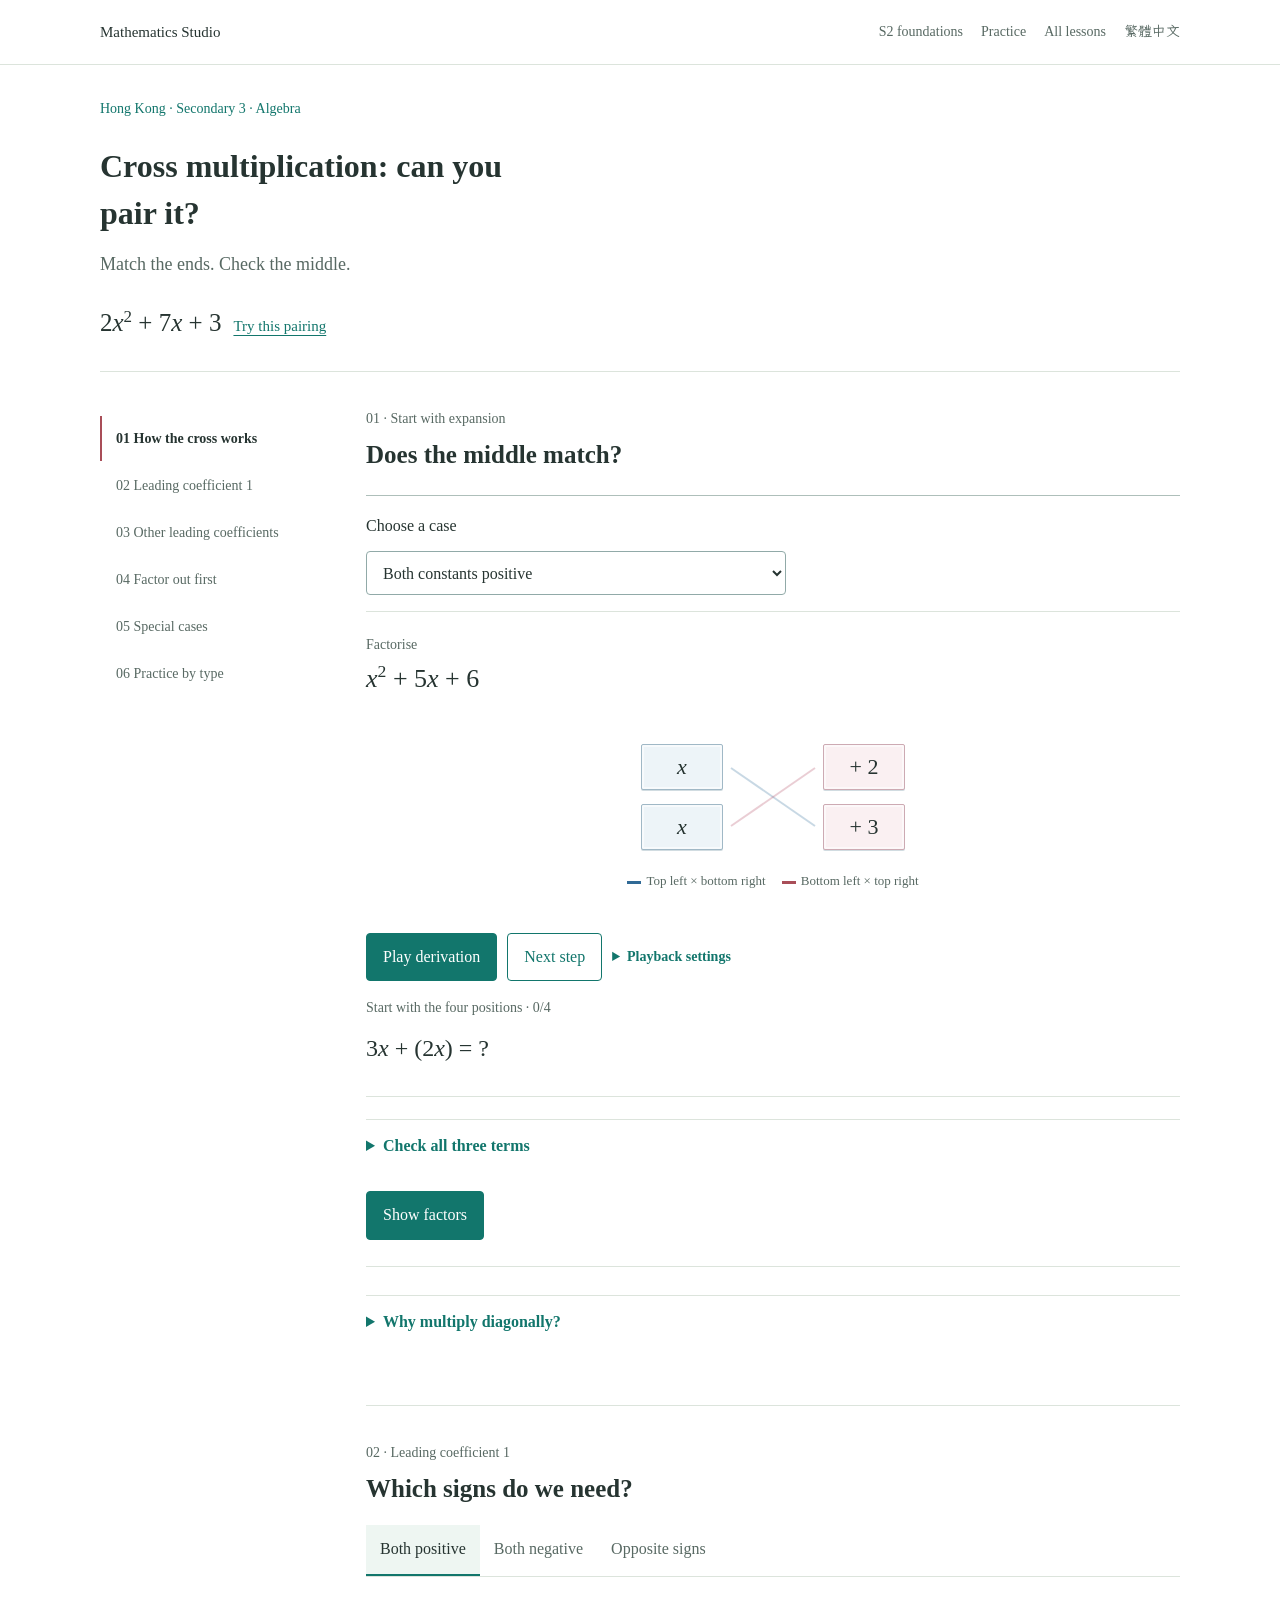
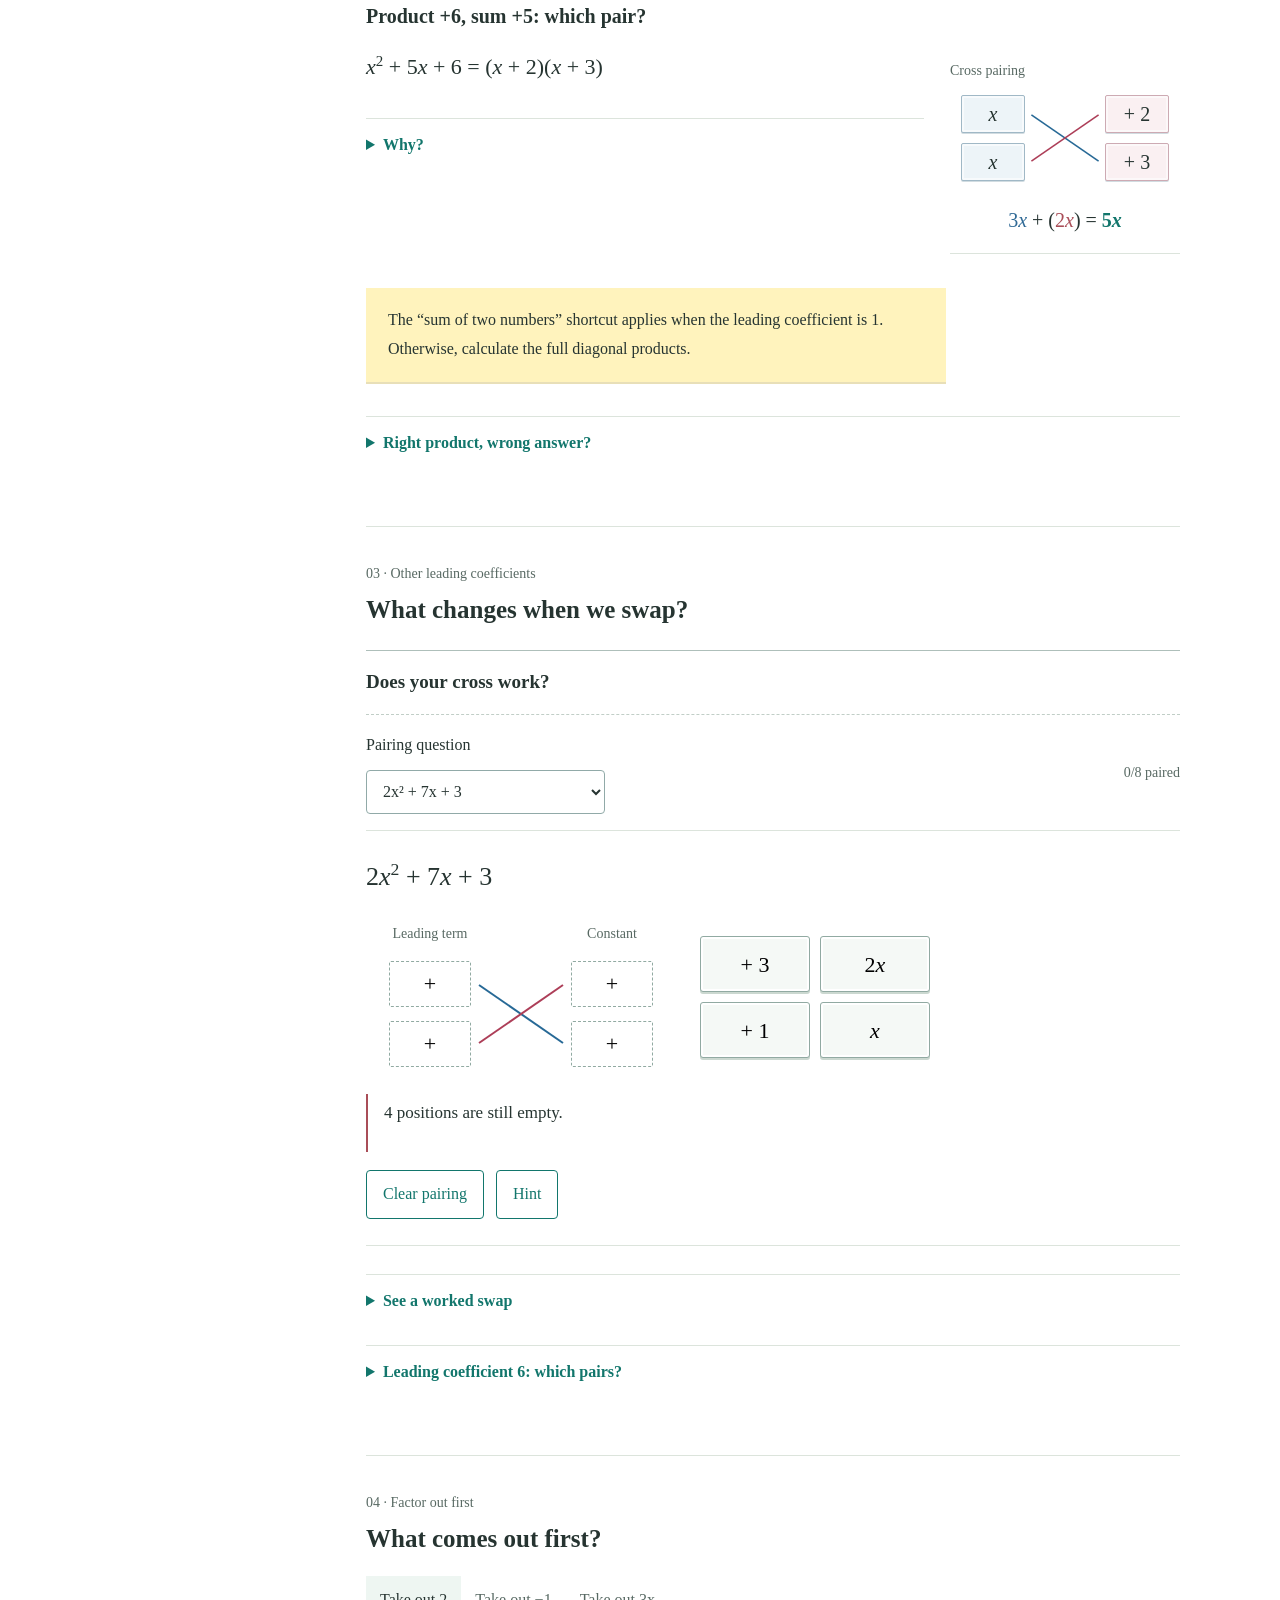
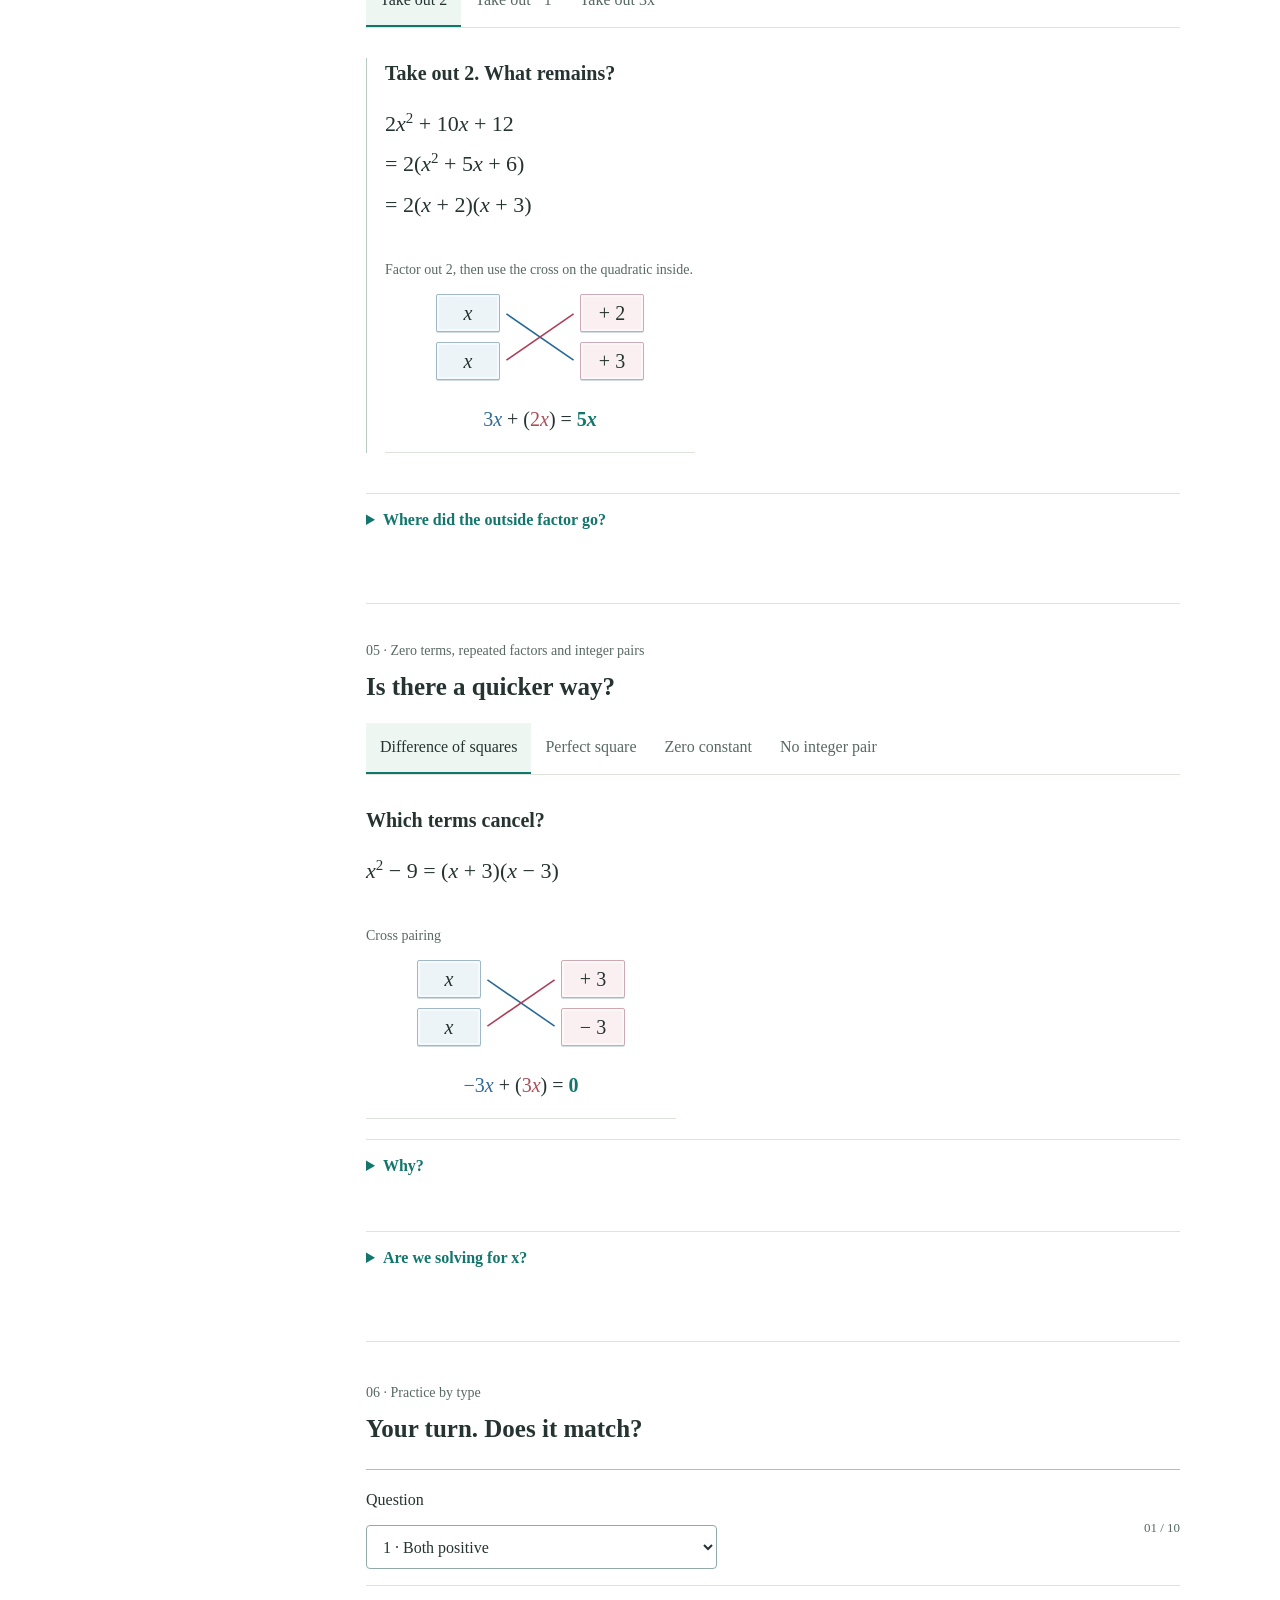
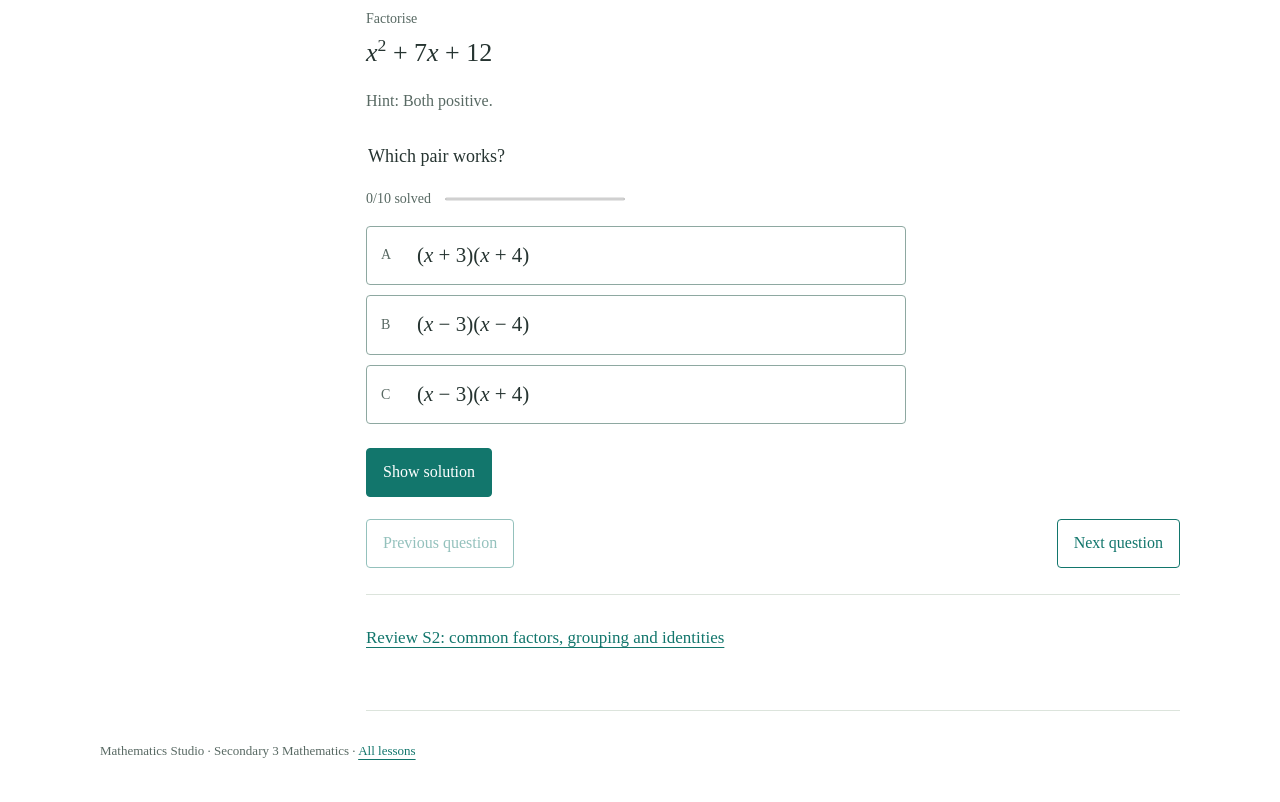
<file: cross-multiplication-s3-en.html>
<!doctype html>
<html lang="en">
<head>
  <meta charset="utf-8">
  <meta name="viewport" content="width=device-width, initial-scale=1">
  <meta name="color-scheme" content="light">
  <meta name="description" content="Hong Kong Secondary 3 mathematics: factorising quadratics by cross multiplication. Explore signs, leading coefficients and common factors with interactive diagrams and practice.">
  <title>Cross Multiplication for Factorisation | Secondary 3 Mathematics</title>
  <style>
    :root { --ink:#192f34; --muted:#52666b; --line:#d8e2e2; --teal:#08776d; --blue:#276996; --coral:#ad3e58; --pale:#e4f4ef; }
    * { box-sizing:border-box; letter-spacing:0; }
    html { scroll-behavior:smooth; }
    body { margin:0; color:var(--ink); background:#fff; font:17px/1.85 -apple-system,BlinkMacSystemFont,"PingFang TC","Microsoft JhengHei",sans-serif; }
    a { color:var(--teal); text-underline-offset:4px; }
    button,input,select { font:inherit; }
    button { cursor:pointer; }
    :focus-visible { outline:3px solid var(--blue); outline-offset:4px; }
    .wrap { width:min(820px,calc(100% - 40px)); margin-inline:auto; }
    .top { background:#f7faf9; border-bottom:1px solid var(--line); }
    .top-inner { min-height:68px; display:flex; align-items:center; justify-content:space-between; gap:16px; }
    .brand { display:inline-flex; align-items:center; font-size:15px; font-weight:750; text-decoration:none; color:var(--ink); white-space:nowrap; }
    .brand::before { content:"×"; display:inline-grid; place-items:center; width:31px; height:31px; margin-right:10px; background:var(--teal); color:white; font:23px Georgia,serif; border-radius:4px; }
    .top nav { display:flex; flex-wrap:wrap; gap:6px 20px; font-size:13px; font-weight:600; }
    .top nav a { color:var(--muted); text-decoration:none; }
    .top nav a:hover { color:var(--teal); text-decoration:underline; }
    .intro { padding:56px 0 40px; border-bottom:1px solid var(--line); }
    .eyebrow,.kicker { color:var(--teal); font-size:13px; font-weight:750; margin:0 0 10px; }
    .eyebrow { display:inline-block; padding-bottom:5px; border-bottom:2px solid var(--teal); }
    h1 { font-size:clamp(36px,4vw,48px); line-height:1.3; margin:12px 0 13px; }
    h2 { font-size:clamp(23px,2.4vw,29px); line-height:1.48; margin:0; }
    h3 { font-size:20px; margin:0 0 16px; }
    h4 { font-size:16px; margin:0 0 10px; }
    p { margin:0 0 18px; }
    .lead,.muted { color:var(--muted); }
    .lead { max-width:45em; margin-bottom:0; font-size:18px; }
    .contents { display:grid; grid-template-columns:repeat(2,minmax(0,1fr)); gap:4px 18px; padding:19px 0; border-bottom:1px solid var(--line); }
    .contents a { padding:9px 12px; border-left:3px solid transparent; text-decoration:none; font-size:14px; color:var(--muted); transition:background .2s,color .2s; }
    .contents a:hover { background:#f2f7f6; color:var(--ink); }
    .contents a[aria-current="location"] { background:var(--pale); border-color:var(--teal); color:var(--teal); font-weight:700; }
    section { --accent:var(--teal); --tint:#edf7f3; padding:48px 0 52px; border-bottom:1px solid var(--line); scroll-margin-top:24px; }
    #signs,#first { --accent:var(--blue); --tint:#eef5f9; }
    #coefficient,#special { --accent:var(--coral); --tint:#fcf0f2; }
    .section-heading { padding:20px 24px 21px; margin-bottom:30px; background:var(--tint); border-left:5px solid var(--accent); }
    .section-heading .kicker { color:var(--accent); margin-bottom:8px; }
    section > p:not(.note) { max-width:66ch; }
    var { font-family:Georgia,"Times New Roman",serif; font-style:italic; }
    .math { font:22px/1.85 Georgia,"Times New Roman",serif; overflow-wrap:anywhere; }
    sup { font-size:.68em; line-height:0; }
    .formula { margin:24px 0; padding:20px 24px; background:var(--tint); border-left:3px solid var(--accent); }
    .formula-label { display:block; font:600 13px/1.5 -apple-system,BlinkMacSystemFont,sans-serif; color:var(--muted); margin-bottom:8px; }
    .note { margin:30px 0 0; padding:11px 18px; background:#fff8f9; border-left:3px solid var(--coral); font-size:15px; }
    .example { border-left:3px solid var(--accent); padding:4px 0 6px 22px; margin:32px 0; }
    .example h3 { color:var(--accent); font-size:18px; line-height:1.5; padding-bottom:9px; border-bottom:1px solid var(--line); }
    .example p:last-child { margin-bottom:0; }
    .example .math { padding:6px 0; }
    .steps { margin:16px 0; padding-left:24px; }
    .steps li { padding:7px 0 7px 6px; }
    details { margin-top:24px; border-top:1px solid var(--line); }
    summary { cursor:pointer; color:var(--teal); font-size:16px; font-weight:600; padding:14px 0; }
    details > div { padding:10px 0; }
    .tool { margin:30px 0; border:1px solid #cbdad8; border-radius:6px; overflow:hidden; background:white; box-shadow:0 5px 18px rgb(25 47 52 / 5%); }
    .tool-heading { margin:0; padding:15px 22px; background:var(--tint); border-top:3px solid var(--accent); border-bottom:1px solid var(--line); font-size:17px; }
    .tool-body { padding:22px 24px 26px; }
    .controls { display:flex; gap:20px; align-items:center; flex-wrap:wrap; padding:16px 24px; border-bottom:1px solid var(--line); background:#fafcfc; }
    label { display:flex; gap:12px; align-items:center; flex-wrap:wrap; font-weight:650; font-size:14px; }
    select { max-width:100%; min-height:42px; padding:8px 12px; border:1px solid #91aaa8; border-radius:4px; color:var(--ink); background:white; }
    input[type=range] { max-width:100%; width:180px; accent-color:var(--teal); }
    .actions { display:flex; flex-wrap:wrap; gap:12px; margin-top:18px; }
    .primary,.secondary { min-height:44px; padding:9px 18px; border-radius:4px; font-size:15px; font-weight:700; transition:background .2s,border-color .2s,transform .2s; }
    .primary { border:1px solid var(--teal); color:white; background:var(--teal); }
    .primary:hover { background:#075d57; border-color:#075d57; }
    .secondary { border:1px solid var(--teal); color:var(--teal); background:white; }
    .secondary:hover { background:var(--pale); }
    .primary:active,.secondary:active { transform:translateY(1px); }
    button:disabled { cursor:default; }
    .primary:disabled,.secondary:disabled { opacity:.45; }
    .feedback { min-height:0; margin:18px 0; padding:11px 14px; background:#fff4f5; border-left:3px solid var(--coral); font-size:15px; }
    .feedback[data-correct="true"] { background:#eaf6f1; border-color:var(--teal); }
    .diagram { margin:18px 0 24px; padding:22px 12px 16px; background:#f8fbfb; border:1px solid #e6eeee; border-radius:4px; }
    figcaption { font-size:13px; color:var(--muted); margin:12px 0 0; text-align:center; }
    .legend-blue,.legend-coral { display:inline-block; width:14px; height:3px; vertical-align:middle; margin-right:5px; }
    .legend-blue { background:var(--blue); }
    .legend-coral { background:var(--coral); margin-left:13px; }
    .target-label,.result-label { display:block; color:var(--muted); font:700 12px/1.5 -apple-system,BlinkMacSystemFont,"PingFang TC",sans-serif; }
    .target-expression { margin:0; font-size:27px; }
    .diagonal-result { padding:10px 0 13px; border-bottom:1px solid var(--line); margin-bottom:16px; }
    .diagonal-result .math { margin:2px 0 0; }
    .swap-expression { padding:15px 18px; background:var(--tint); border-left:3px solid var(--accent); margin:0; }
    .swap-expression .math { display:block; }
    .swap-expression small { display:block; color:var(--muted); font:600 13px/1.5 -apple-system,BlinkMacSystemFont,"PingFang TC",sans-serif; }
    .exercise-meta { margin-left:auto; font-size:13px; color:var(--muted); font-variant-numeric:tabular-nums; }
    .exercise-question { margin:0 0 10px; font-size:27px; }
    .exercise-hint { color:var(--muted); font-size:15px; }
    .reverse-flow { display:grid; grid-template-columns:1fr 90px 1fr; gap:12px; align-items:center; text-align:center; padding:20px 0; }
    .reverse-flow .math { padding:18px 8px; border-bottom:3px solid var(--blue); background:#edf4fa; }
    .reverse-flow .math:last-child { background:#edf6f2; border-color:var(--teal); }
    .flow-arrows { font-size:12px; color:var(--muted); }
    .flow-arrows strong { display:block; font-size:24px; line-height:1.1; color:var(--coral); }
    .factor-token { color:var(--coral); font-weight:700; }
    .factor-tile-stage { width:min(100%,470px); margin:auto; }
    .tile-widths { display:grid; grid-template-columns:3fr 2fr; text-align:center; padding-left:38px; font-size:18px; margin-bottom:8px; }
    .tile-layout { display:grid; grid-template-columns:30px minmax(0,1fr); gap:8px; align-items:center; }
    .tile-height { text-align:center; }
    .tile-board { display:grid; grid-template-columns:3fr 2fr; grid-template-rows:repeat(4,38px); border:1px solid #638f87; height:152px; }
    .tile-region { grid-row:1 / -1; display:flex; align-items:center; justify-content:center; font:24px Georgia,serif; }
    .tile-region:first-child { background:#dbeff7; border-right:1px solid #638f87; }
    .tile-region:last-child { background:#e5f3ed; }
    .group-stage { min-height:165px; padding:18px 0; }
    .group-pair { color:var(--blue); }
    .group-pair.second { color:var(--coral); }
    .identity-tabs { display:flex; flex-wrap:wrap; gap:0; border-bottom:1px solid var(--line); }
    .identity-tabs button { flex:1; min-width:120px; padding:12px 8px; border:0; border-bottom:3px solid transparent; background:white; color:var(--muted); font-size:14px; }
    .identity-tabs button[aria-pressed=true] { color:var(--blue); background:#edf4fa; border-bottom-color:var(--blue); }
    .square-stage { width:min(100%,290px); aspect-ratio:1; display:grid; grid-template-columns:3fr 1fr; grid-template-rows:3fr 1fr; margin:20px auto; border:1px solid #719d93; }
    .square-stage > div { display:grid; place-items:center; border:1px solid white; font:22px Georgia,serif; background:#dceef7; }
    .square-stage > div:nth-child(2),.square-stage > div:nth-child(3) { background:#e0f0e9; }
    .square-stage > div:last-child { background:#f9e1e7; }
    .cross-grid { display:grid; grid-template-columns:82px 100px 82px; grid-template-rows:60px 60px; justify-content:center; align-items:center; text-align:center; margin:0; }
    .cross-grid .math { background:#eaf3fa; border-bottom:2px solid var(--blue); }
    .cross-grid svg { grid-column:2; grid-row:1 / 3; width:100px; height:116px; }
    .cross-grid .math:nth-of-type(2),.cross-grid .math:nth-of-type(4) { background:#faedf1; border-color:var(--coral); }
    .worked-cross { max-width:390px; margin:18px 0 22px; padding:15px 16px 12px; background:#f8fbfb; border:1px solid #e0e9e8; border-radius:4px; }
    .worked-cross .cross-grid { grid-template-columns:64px 80px 64px; grid-template-rows:48px 48px; }
    .worked-cross .cross-grid .math { font-size:20px; padding:0; }
    .worked-cross .cross-grid svg { width:80px; height:96px; }
    .worked-cross figcaption { margin:0 0 8px; text-align:left; }
    .worked-cross .cross-calculation { margin:12px 0 0; padding-top:9px; border-top:1px solid var(--line); font-size:19px; text-align:center; }
    .worked-cross .cross-calculation strong { color:var(--teal); font-weight:700; }
    .worked-cross[data-valid="false"] .cross-calculation strong { color:var(--coral); }
    .cross-pair { display:grid; grid-template-columns:repeat(2,minmax(0,1fr)); gap:12px; }
    .cross-pair .worked-cross { width:100%; }
    .exercise-cross { margin-top:18px; }
    .quiz-head { display:flex; gap:16px; justify-content:space-between; padding:14px 20px; background:var(--ink); color:white; font-size:13px; }
    .choices { display:grid; grid-template-columns:repeat(2,minmax(0,1fr)); gap:10px; margin:20px 0; }
    .choice { min-height:56px; border:1px solid #8ea8a1; border-radius:4px; background:white; color:var(--ink); padding:12px; text-align:left; font:21px Georgia,serif; overflow-wrap:anywhere; }
    .choice:hover:not(:disabled) { background:var(--pale); }
    .choice.correct { border:2px solid var(--teal); background:var(--pale); }
    .choice.wrong { border:2px solid var(--coral); background:#fff0f3; }
    .quiz-progress { width:100%; height:5px; border:0; display:block; accent-color:var(--teal); }
    .method-list { padding:0; list-style:none; }
    .method-list li { padding:12px 0; border-bottom:1px solid var(--line); }
    .method-list strong { color:var(--teal); }
    .scroll-enter { animation:arrive .5s ease-out both; }
    @keyframes arrive { from { opacity:0; transform:translateY(14px); } to { opacity:1; transform:translateY(0); } }
    [hidden] { display:none!important; }
    footer { padding:28px 0 40px; color:var(--muted); font-size:13px; }
    @media(min-width:1100px) {
      .top .wrap,footer.wrap { width:min(1080px,calc(100% - 64px)); }
      main.wrap { width:min(1080px,calc(100% - 64px)); display:grid; grid-template-columns:206px minmax(0,1fr); column-gap:60px; }
      .intro { grid-column:1 / -1; }
      .contents { grid-column:1; grid-row:2 / span 6; position:sticky; top:24px; align-self:start; grid-template-columns:1fr; border:0; padding-top:44px; }
      main > section { grid-column:2; }
    }
    @media(max-width:640px) {
      h2 { font-size:23px; }
      .top-inner { flex-wrap:wrap; padding-block:12px; }
      .section-heading { padding:16px; }
      .tool-body,.controls { padding:16px; }
      .math { font-size:20px; }
      .target-expression,.exercise-question { font-size:24px; }
      .exercise-meta { margin-left:0; }
      .reverse-flow { grid-template-columns:minmax(0,1fr); gap:8px; }
      .flow-arrows { display:flex; justify-content:center; align-items:center; gap:12px; }
      .flow-arrows strong { transform:rotate(90deg); }
      .choices { grid-template-columns:1fr; }
      .cross-grid { grid-template-columns:64px 80px 64px; }
      .cross-grid svg { width:80px; }
      .cross-pair { grid-template-columns:1fr; gap:0; }
    }
    @media(prefers-reduced-motion:reduce) { html { scroll-behavior:auto; } .scroll-enter { animation:none; } .primary,.secondary,.contents a { transition:none; } }
    @media print { .top,.contents,.controls,.actions,.quiz { display:none; } main.wrap { display:block; width:100%; } .scroll-enter { animation:none; } section { padding:18px 0; } }
  </style>
  <link rel="stylesheet" href="cross-handout.css">
</head>
<body>
<header class="top"><div class="wrap top-inner"><a class="brand" href="/">Mathematics Studio</a><nav aria-label="Main navigation"><a href="/factorisation-s2.html">S2 foundations</a><a href="#practice">Practice</a><a href="/">All lessons</a><a href="cross-multiplication-s3.html" lang="zh-Hant">繁體中文</a></nav></div></header>
<main class="wrap">
<div class="intro"><p class="eyebrow">Hong Kong · Secondary 3 · Algebra</p><h1>Cross multiplication: can you pair it?</h1><p class="lead">Match the ends. Check the middle.</p><p class="opening-question"><span class="math">2<var>x</var><sup>2</sup> + 7<var>x</var> + 3</span><a href="#coefficient">Try this pairing</a></p></div>
<nav class="contents" aria-label="Lesson sections"><a href="#why">01 How the cross works</a><a href="#signs">02 Leading coefficient 1</a><a href="#coefficient">03 Other leading coefficients</a><a href="#first">04 Factor out first</a><a href="#special">05 Special cases</a><a href="#practice">06 Practice by type</a></nav>
<section id="why"><header class="section-heading"><p class="kicker">01 · Start with expansion</p><h2>What does the cross check?</h2></header>
<div class="formula math"><span class="formula-label">Expand once: these two products give the middle term</span>(<var>px</var> + <var>q</var>)(<var>rx</var> + <var>s</var>)<br>= <var>prx</var><sup>2</sup> + (<var>ps</var> + <var>qr</var>)<var>x</var> + <var>qs</var></div>
<p>The left column gives the leading term and the right column gives the constant term. The two diagonal products must add up to the <strong>middle term</strong>. Read each row to write one factor.</p>
<div class="tool"><h3 class="tool-heading">What do the two diagonal products add up to?</h3><div class="controls"><label for="case">Choose a case <select id="case"><option value="0">Both constants positive</option><option value="1">Both constants negative</option><option value="2">Opposite signs: positive middle term</option><option value="3">Opposite signs: negative middle term</option><option value="4">Leading coefficient greater than 1</option><option value="5">Leading coefficient greater than 1, opposite signs</option><option value="6">No middle term</option><option value="7">Repeated factor</option></select></label></div>
<div class="tool-body"><span class="target-label">Factorise</span><p class="math target-expression" id="target"></p><figure class="diagram"><div class="cross-grid"><div class="math" id="tl" style="grid-column:1;grid-row:1"></div><div class="math" id="tr" style="grid-column:3;grid-row:1"></div><div class="math" id="bl" style="grid-column:1;grid-row:2"></div><div class="math" id="br" style="grid-column:3;grid-row:2"></div><svg viewBox="0 0 100 116" aria-hidden="true"><path d="M8 29 92 87" stroke="#276996" stroke-width="3"/><path d="M8 87 92 29" stroke="#ad3e58" stroke-width="3"/></svg></div><figcaption><span class="legend-blue"></span>Top left × bottom right <span class="legend-coral"></span>Bottom left × top right</figcaption></figure>
<div class="diagonal-result"><span class="result-label">Sum of the diagonal products</span><p class="math" id="diagonals"></p></div><p id="clue"></p><button class="primary" id="reveal" type="button">Show factors and check</button><div class="formula math" id="answer" aria-live="polite" hidden></div></div></div>
</section>
<section id="signs"><header class="section-heading"><p class="kicker">02 · Leading coefficient 1</p><h2>The product matches. Does the sum?</h2></header>
<div class="formula math"><var>x</var><sup>2</sup> + <var>bx</var> + <var>c</var> = (<var>x</var> + <var>m</var>)(<var>x</var> + <var>n</var>)<br><var>mn</var> = <var>c</var>; <var>m</var> + <var>n</var> = <var>b</var></div>
<article class="example"><h3>Product +6, sum +5: which signs do we need?</h3><p>The two numbers have the same sign. Their sum is positive, so both are positive.</p><p class="math"><var>x</var><sup>2</sup> + 5<var>x</var> + 6 = (<var>x</var> + 2)(<var>x</var> + 3)</p><figure class="worked-cross" data-pairs="1,2,1,3"></figure><p>2 × 3 = 6; 2 + 3 = 5.</p></article>
<article class="example"><h3>Still product +6, but sum −5: what changes?</h3><p>The two numbers have the same sign. Their sum is negative, so both are negative.</p><p class="math"><var>x</var><sup>2</sup> − 5<var>x</var> + 6 = (<var>x</var> − 2)(<var>x</var> − 3)</p><figure class="worked-cross" data-pairs="1,-2,1,-3"></figure><p>(−2) × (−3) = 6; −2 + (−3) = −5.</p></article>
<article class="example"><h3>Product −6: which number gets the minus sign?</h3><p>The two numbers must have opposite signs. The one with the larger absolute value determines the sign of their sum.</p><div class="cross-pair"><div><p class="math"><var>x</var><sup>2</sup> + <var>x</var> − 6<br>= (<var>x</var> + 3)(<var>x</var> − 2)</p><figure class="worked-cross" data-pairs="1,3,1,-2"></figure></div><div><p class="math"><var>x</var><sup>2</sup> − <var>x</var> − 6<br>= (<var>x</var> − 3)(<var>x</var> + 2)</p><figure class="worked-cross" data-pairs="1,-3,1,2"></figure></div></div></article>
<aside class="teacher-correction">
<p class="correction-wrong"><span class="correction-label">Incorrect answer</span><span class="math"><var>x</var><sup>2</sup> − 5<var>x</var> + 6 = (<var>x</var> + 2)(<var>x</var> + 3)</span></p>
<p class="teacher-comment"><span class="correction-label">Teacher's note</span>The product alone is not enough. These factors give <span class="math">+5<var>x</var></span>, but the question has <span class="math">−5<var>x</var></span>. A positive constant does not mean both numbers are positive.</p>
<p class="correction-right"><span class="correction-label">Correct answer</span><span class="math">(<var>x</var> − 2)(<var>x</var> − 3)</span></p>
</aside>
<p class="note sticky-note">The “sum of two numbers” shortcut applies when the leading coefficient is 1. Otherwise, calculate the full diagonal products.</p>
</section>
<section id="coefficient"><header class="section-heading"><p class="kicker">03 · Other leading coefficients</p><h2>Does swapping 1 and 3 change the middle term?</h2></header>
<p>For <span class="math">2<var>x</var><sup>2</sup> + 7<var>x</var> + 3</span>, place 2<var>x</var> and <var>x</var> on the left, and 1 and 3 on the right. But swapping the numbers on the right changes the middle term.</p>
<div class="tool"><h3 class="tool-heading">Does this pairing really give 7<var>x</var>?</h3><div class="tool-body"><div class="swap-expression"><small id="swap-label">Incorrect pairing</small><p class="math" id="swap-formula"></p></div><figure class="worked-cross" id="swap-cross" aria-live="polite"></figure><p class="feedback" id="swap-feedback" aria-live="polite"></p><div class="formula math" id="swap-correct" hidden><span class="formula-label">Correct answer</span>2<var>x</var><sup>2</sup> + 7<var>x</var> + 3<br>= (2<var>x</var> + 1)(<var>x</var> + 3)</div><button class="secondary" type="button" id="swap">Swap 1 and 3</button></div></div>
<article class="example"><h3>For 6, is trying 1 × 6 enough?</h3><p class="math">6<var>x</var><sup>2</sup> + 11<var>x</var> + 3</p><p>You can split 6 as 1 × 6 or 2 × 3. Try each pair before deciding that the expression cannot be factorised.</p><figure class="worked-cross" data-pairs="2,3,3,1"></figure><p class="math">(2<var>x</var> + 3)(3<var>x</var> + 1)<br>= 6<var>x</var><sup>2</sup> + 2<var>x</var> + 9<var>x</var> + 3<br>= 6<var>x</var><sup>2</sup> + 11<var>x</var> + 3</p></article>
<article class="example"><h3>Does 2 + (−1) really check the middle term?</h3><p class="math">6<var>x</var><sup>2</sup> + <var>x</var> − 2<br>= (3<var>x</var> + 2)(2<var>x</var> − 1)</p><figure class="worked-cross" data-pairs="3,2,2,-1"></figure><p>The diagonal terms are −3<var>x</var> and 4<var>x</var>, which add to <var>x</var>. Adding 2 and −1 alone does not check the middle term.</p></article>
</section>
<section id="first"><header class="section-heading"><p class="kicker">04 · Factor out first</p><h2>What should you take out before drawing the cross?</h2></header>
<article class="example"><h3>Every term has a factor of 2. Take it out first?</h3><p class="math">2<var>x</var><sup>2</sup> + 10<var>x</var> + 12<br>= 2(<var>x</var><sup>2</sup> + 5<var>x</var> + 6)<br>= 2(<var>x</var> + 2)(<var>x</var> + 3)</p><figure class="worked-cross" data-pairs="1,2,1,3" data-step="Factor out 2, then use the cross on the quadratic inside."></figure></article>
<article class="example"><h3>Taking out −1: which signs must change?</h3><p class="math">−<var>x</var><sup>2</sup> + 5<var>x</var> − 6<br>= −(<var>x</var><sup>2</sup> − 5<var>x</var> + 6)<br>= −(<var>x</var> − 2)(<var>x</var> − 3)</p><figure class="worked-cross" data-pairs="1,-2,1,-3" data-step="Factor out −1, then use the cross on the quadratic inside."></figure><p>When you factor out −1, the sign of every term inside the brackets changes.</p></article>
<article class="example"><h3>Besides 3, is there a shared variable?</h3><p class="math">3<var>x</var><sup>3</sup> + 15<var>x</var><sup>2</sup> + 18<var>x</var><br>= 3<var>x</var>(<var>x</var><sup>2</sup> + 5<var>x</var> + 6)<br>= 3<var>x</var>(<var>x</var> + 2)(<var>x</var> + 3)</p><figure class="worked-cross" data-pairs="1,2,1,3" data-step="Factor out 3x, then use the cross on the quadratic inside."></figure></article>
<aside class="teacher-correction">
<p class="correction-wrong"><span class="correction-label">Incorrect answer: the outside factor is missing</span><span class="math">2<var>x</var><sup>2</sup> + 10<var>x</var> + 12 = (<var>x</var> + 2)(<var>x</var> + 3)</span></p>
<p class="teacher-comment"><span class="correction-label">Teacher's note</span>The cross factorises only the quadratic inside the brackets. The 2 you took out still belongs in the final answer.</p>
<p class="correction-right"><span class="correction-label">Correct answer</span><span class="math">2(<var>x</var> + 2)(<var>x</var> + 3)</span></p>
</aside>
</section>
<section id="special"><header class="section-heading"><p class="kicker">05 · Zero terms, repeated factors and integer pairs</p><h2>What if a term is missing, or no pair works?</h2></header>
<article class="example"><h3>No middle term: which two terms cancel?</h3><p class="math"><var>x</var><sup>2</sup> − 9 = (<var>x</var> + 3)(<var>x</var> − 3)</p><figure class="worked-cross" data-pairs="1,3,1,-3"></figure><p>The diagonal terms −3<var>x</var> and 3<var>x</var> cancel. If you recognise a difference of squares, you can use the identity directly.</p></article>
<article class="example"><h3>Identical rows: can we write the answer more briefly?</h3><p class="math"><var>x</var><sup>2</sup> + 6<var>x</var> + 9 = (<var>x</var> + 3)<sup>2</sup></p><figure class="worked-cross" data-pairs="1,3,1,3"></figure></article>
<article class="example"><h3>Zero constant: do we need to try pairs at all?</h3><p class="math">2<var>x</var><sup>2</sup> + 7<var>x</var> = <var>x</var>(2<var>x</var> + 7)</p><figure class="worked-cross" data-pairs="1,0,2,7" data-step="Put 0 at the top right. One factor is the variable; factoring it out directly is quicker."></figure></article>
<article class="example"><h3>What if every integer pair fails?</h3><p class="math"><var>x</var><sup>2</sup> + <var>x</var> + 1</p><p>The only integer pairs with product 1 are 1 and 1, or −1 and −1. Their sums are 2 and −2, not 1. So this cannot be written as a product of linear factors with integer coefficients.</p><figure class="worked-cross" data-pairs="1,1,1,1" data-target="1" data-step="Try 1 and 1: the first and last terms work, but the middle term does not."></figure></article>
<p class="note">Factorising is not solving an equation. Without an equals sign, the answer is a product of factors, not a value of <var>x</var>.</p>
</section>
<section id="practice"><header class="section-heading"><p class="kicker">06 · Practice by type</p><h2>Where would you start with this one?</h2></header>
<div class="tool"><h3 class="tool-heading">Do your factors expand back to the question?</h3><div class="controls"><label for="exercise">Question <select id="exercise"></select></label><span class="exercise-meta" id="exercise-count" aria-live="polite"></span></div><div class="tool-body"><span class="target-label">Factorise</span><p class="math exercise-question" id="exercise-question"></p><p class="exercise-hint" id="exercise-hint"></p><button type="button" class="primary" id="exercise-reveal">Show solution</button><figure class="worked-cross exercise-cross" id="exercise-cross" hidden></figure><div class="formula math" id="exercise-answer" aria-live="polite" hidden></div></div></div>
<p><a href="/factorisation-s2.html">Review S2: common factors, grouping and identities</a></p>
</section>
</main><footer class="wrap">Mathematics Studio · Secondary 3 Mathematics · <a href="/">All lessons</a></footer>
<script>
const el=id=>document.getElementById(id);
const x="<var>x</var>";
const number=n=>String(n).replace("-","−");
const signed=n=>`${n<0?"−":"+"} ${Math.abs(n)}`;
const term=n=>n===0?"0":`${n===1?"":n===-1?"−":number(n)}${x}`;
const poly=(a,b,c)=>`${term(a)}<sup>2</sup>${b?` ${b<0?"−":"+"} ${term(Math.abs(b))}`:""}${c?` ${signed(c)}`:""}`;
const factor=(p,q)=>`(${term(p)} ${signed(q)})`;
const cases=[[1,2,1,3],[1,-2,1,-3],[1,3,1,-2],[1,-3,1,2],[2,1,1,3],[3,2,2,-1],[1,3,1,-3],[1,3,1,3]];
function renderCross(node,[p,q,r,s],target=p*s+q*r,step=""){
 const middle=p*s+q*r,valid=middle===target;
 node.dataset.valid=String(valid);
 node.innerHTML=`<figcaption>${valid?"":"<span class='correction-label correction-wrong'>Incorrect trial: the middle term does not match</span>"}${step||"Cross pairing"}</figcaption>
 <div class="cross-grid" aria-hidden="true">
 <div class="math" style="grid-column:1;grid-row:1">${term(p)}</div>
 <div class="math" style="grid-column:3;grid-row:1">${signed(q)}</div>
 <div class="math" style="grid-column:1;grid-row:2">${term(r)}</div>
 <div class="math" style="grid-column:3;grid-row:2">${signed(s)}</div>
 <svg viewBox="0 0 100 116"><path d="M8 29 92 87" stroke="#276996" stroke-width="3"/><path d="M8 87 92 29" stroke="#ad3e58" stroke-width="3"/></svg>
 </div><p class="math cross-calculation"><span style="color:var(--blue)">${term(p*s)}</span> + (<span style="color:var(--coral)">${term(q*r)}</span>) = <strong>${term(middle)}</strong>${valid?"":` ≠ ${term(target)}`}</p>`;
 node.setAttribute("aria-label",`${step.replace(/<[^>]*>/g,"")||"Cross pairing"}: the diagonal terms add to ${number(middle)}x${valid?"":`, not the target ${number(target)}x`}`);
}
document.querySelectorAll(".worked-cross[data-pairs]").forEach(node=>{
 const pairs=node.dataset.pairs.split(",").map(Number);
 renderCross(node,pairs,node.dataset.target===undefined?undefined:Number(node.dataset.target),node.dataset.step);
});
function renderCase(){
 const [p,q,r,s]=cases[+el("case").value],b=p*s+q*r;
 el("target").innerHTML=poly(p*r,b,q*s);
 el("tl").innerHTML=term(p);el("tr").textContent=signed(q);
 el("bl").innerHTML=term(r);el("br").textContent=signed(s);
 el("diagonals").innerHTML=`<span style="color:var(--blue)">${term(p*s)}</span> + (<span style="color:var(--coral)">${term(q*r)}</span>) = ${term(b)}`;
 el("clue").innerHTML=`Leading term: ${term(p)} × ${term(r)} = ${term(p*r)}<sup>2</sup>; constant term: (${number(q)}) × (${number(s)}) = ${number(q*s)}.`;
 el("answer").innerHTML=`${factor(p,q)}${factor(r,s)}<br>= ${poly(p*r,b,q*s)}`;
 el("answer").hidden=true;el("reveal").hidden=false;
}
el("case").addEventListener("change",renderCase);
el("reveal").addEventListener("click",()=>{el("answer").hidden=false;el("reveal").hidden=true;el("answer").focus({preventScroll:true});});renderCase();
let swapped=false;
function renderSwap(){
 el("swap-formula").innerHTML=swapped?`(2${x} + 1)(${x} + 3)`:`(2${x} + 3)(${x} + 1)`;
 el("swap-label").textContent=swapped?"Correct pairing":"Incorrect pairing";
 el("swap-correct").hidden=!swapped;
 renderCross(el("swap-cross"),swapped?[2,1,1,3]:[2,3,1,1],7,`Target middle term: 7${x}`);
 el("swap-feedback").innerHTML=`<span class="correction-label">Teacher's note</span>${swapped?`The middle term is 7${x}. This pairing works. Read each row as a factor, then expand once more.`:`The first and last terms work, but the middle term is 5${x}, not 7${x}. Swap the right-hand numbers and check again.`}`;
 el("swap-feedback").dataset.correct=String(swapped);
 el("swap").textContent=swapped?"Restore original pairing":"Swap 1 and 3";
}
el("swap").addEventListener("click",()=>{swapped=!swapped;renderSwap();});renderSwap();
const exercises=[
 [1,3,1,4,1,"Both positive"],[1,-3,1,-4,1,"Both negative"],[1,4,1,-3,1,"Opposite signs, positive sum"],[1,-4,1,3,1,"Opposite signs, negative sum"],
 [2,1,1,3,1,"Leading coefficient greater than 1"],[3,2,2,-1,1,"Opposite diagonal signs"],[1,2,1,3,2,"Factor out 2 first"],[1,-2,1,-3,-1,"Factor out −1 first"],[1,5,1,-5,1,"No middle term"],[1,-4,1,-4,1,"Repeated factor"]
];
exercises.forEach((e,i)=>{const option=document.createElement("option");option.value=i;option.textContent=`${i+1} · ${e[5]}`;el("exercise").append(option);});
function renderExercise(){
 const [p,q,r,s,k,hint]=exercises[+el("exercise").value];
 el("exercise-count").textContent=`${String(+el("exercise").value+1).padStart(2,"0")} / ${exercises.length}`;
 el("exercise-question").innerHTML=poly(k*p*r,k*(p*s+q*r),k*q*s);
 el("exercise-hint").textContent=`Hint: ${hint}.`;
 el("exercise-answer").innerHTML=`${k===1?"":k===-1?"−":k}${factor(p,q)}${factor(r,s)}<br>Check: ${poly(k*p*r,k*(p*s+q*r),k*q*s)}`;
 renderCross(el("exercise-cross"),[p,q,r,s],undefined,k===1?"Cross pairing":`Factor out ${number(k)} before using the cross.`);
 el("exercise-cross").hidden=true;el("exercise-answer").hidden=true;el("exercise-reveal").hidden=false;
}
el("exercise").addEventListener("change",renderExercise);el("exercise-reveal").addEventListener("click",()=>{el("exercise-cross").hidden=false;el("exercise-answer").hidden=false;el("exercise-reveal").hidden=true;el("exercise-answer").focus({preventScroll:true});});renderExercise();
["answer","exercise-answer"].forEach(id=>el(id).setAttribute("tabindex","-1"));
const exerciseActions=document.createElement("div");
exerciseActions.className="nav-tools";
exerciseActions.innerHTML='<button class="secondary" type="button" id="exercise-prev">Previous question</button><button class="secondary" type="button" id="exercise-next">Next question</button>';
el("exercise-answer").after(exerciseActions);
function updateExerciseButtons(){
 el("exercise-prev").disabled=+el("exercise").value===0;
 el("exercise-next").disabled=+el("exercise").value===exercises.length-1;
}
function moveExercise(direction){
 const index=+el("exercise").value+direction;
 if(index<0||index>=exercises.length)return;
 el("exercise").value=String(index);renderExercise();updateExerciseButtons();
 el("exercise-question").setAttribute("tabindex","-1");el("exercise-question").focus({preventScroll:true});
}
el("exercise-prev").addEventListener("click",()=>moveExercise(-1));
el("exercise-next").addEventListener("click",()=>moveExercise(1));
el("exercise").addEventListener("change",updateExerciseButtons);updateExerciseButtons();
    const navLinks=[...document.querySelectorAll(".contents a")];
    function updateSection(){
      let current=navLinks[0];
      navLinks.forEach(link=>{if(document.querySelector(link.getAttribute("href")).getBoundingClientRect().top<=160)current=link;});
      navLinks.forEach(link=>{if(link===current)link.setAttribute("aria-current","location");else link.removeAttribute("aria-current");});
    }
    window.addEventListener("scroll",updateSection,{passive:true});updateSection();
    const motion=matchMedia("(prefers-reduced-motion: reduce)");
    const seen=new WeakSet();let observer;
    function setupMotion(){
      if(observer)observer.disconnect();
      document.querySelectorAll(".scroll-enter").forEach(node=>node.classList.remove("scroll-enter"));
      if(motion.matches||!("IntersectionObserver" in window))return;
      observer=new IntersectionObserver(entries=>entries.forEach(entry=>{
        if(!entry.isIntersecting||entry.target.hidden)return;
        seen.add(entry.target);entry.target.classList.add("scroll-enter");observer.unobserve(entry.target);
        entry.target.addEventListener("animationend",()=>entry.target.classList.remove("scroll-enter"),{once:true});
      }),{rootMargin:"0px 0px -24px 0px"});
      document.querySelectorAll("main > section > *").forEach(node=>{if(!seen.has(node))observer.observe(node);});
    }
    motion.addEventListener("change",setupMotion);setupMotion();
  </script>
  <script src="cross-interactions.js"></script>
  <script src="cross-compact.js"></script>
</body>
</html>
</file>
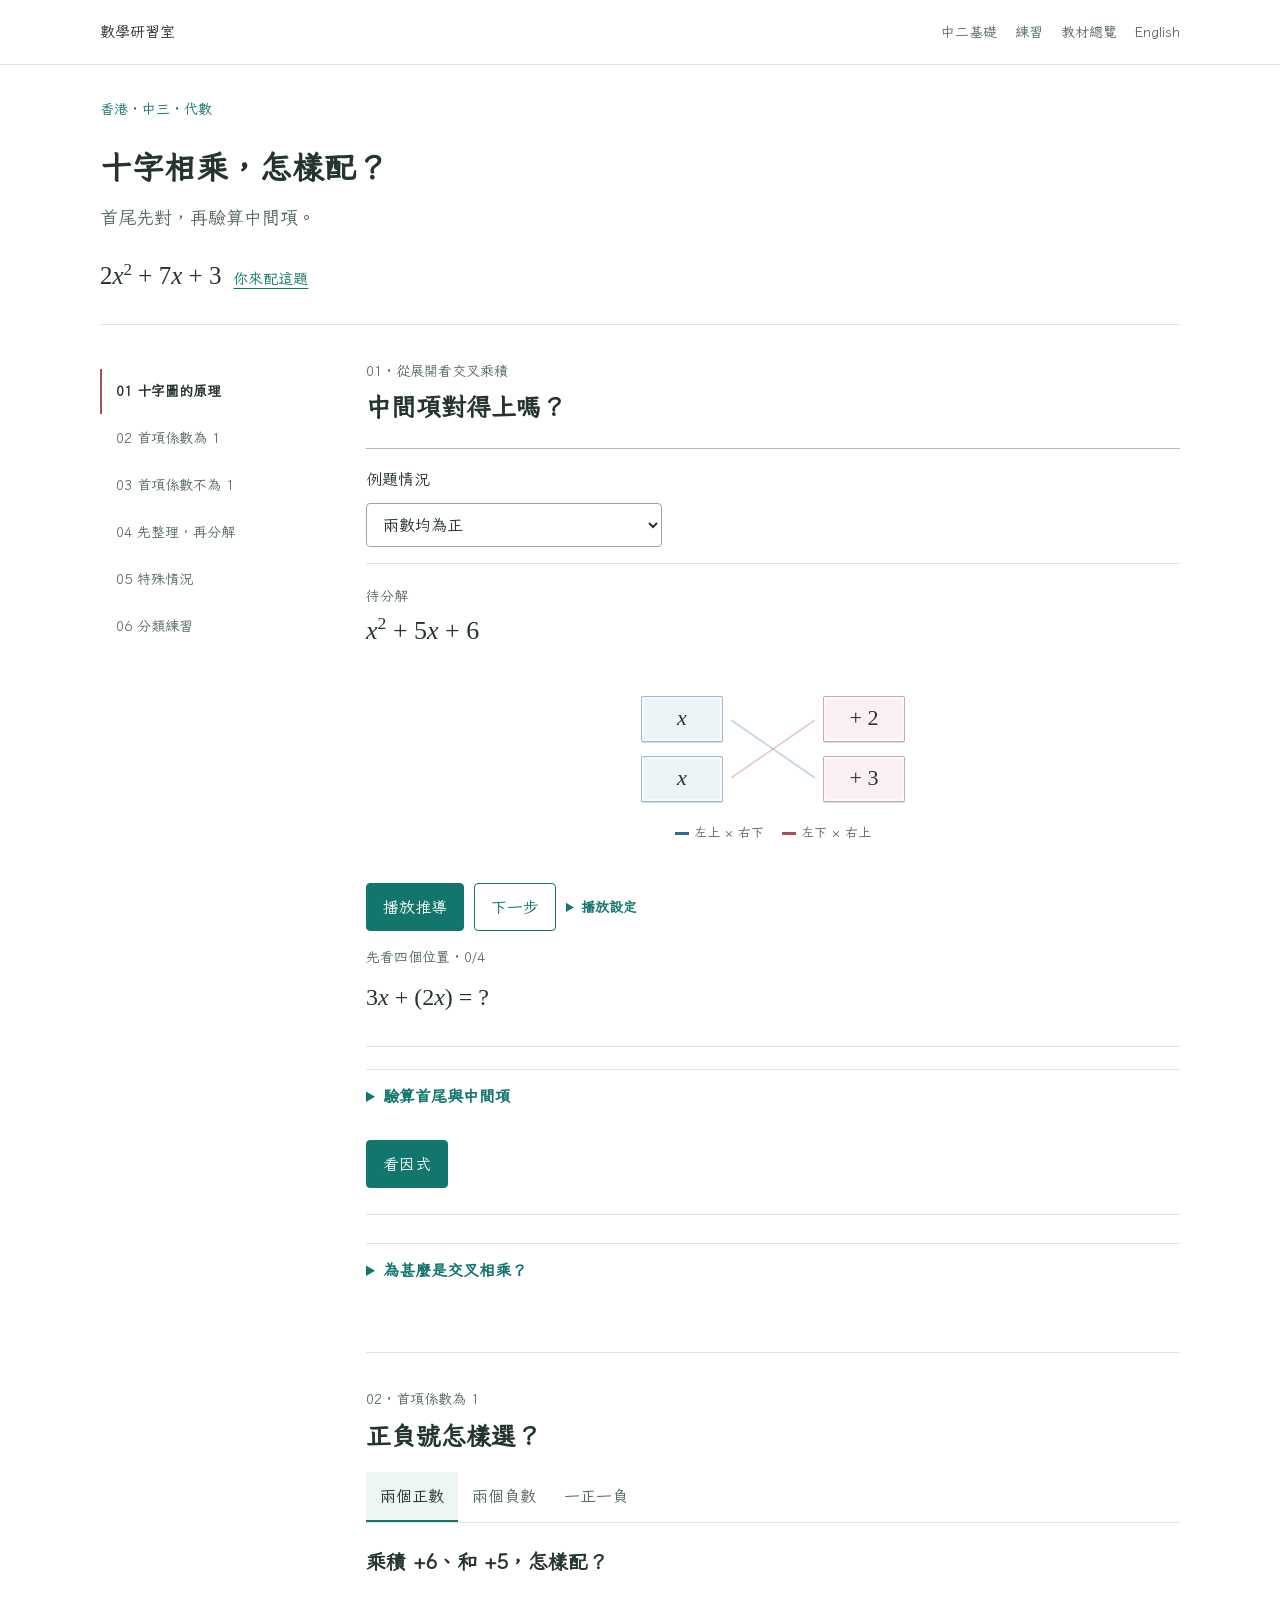
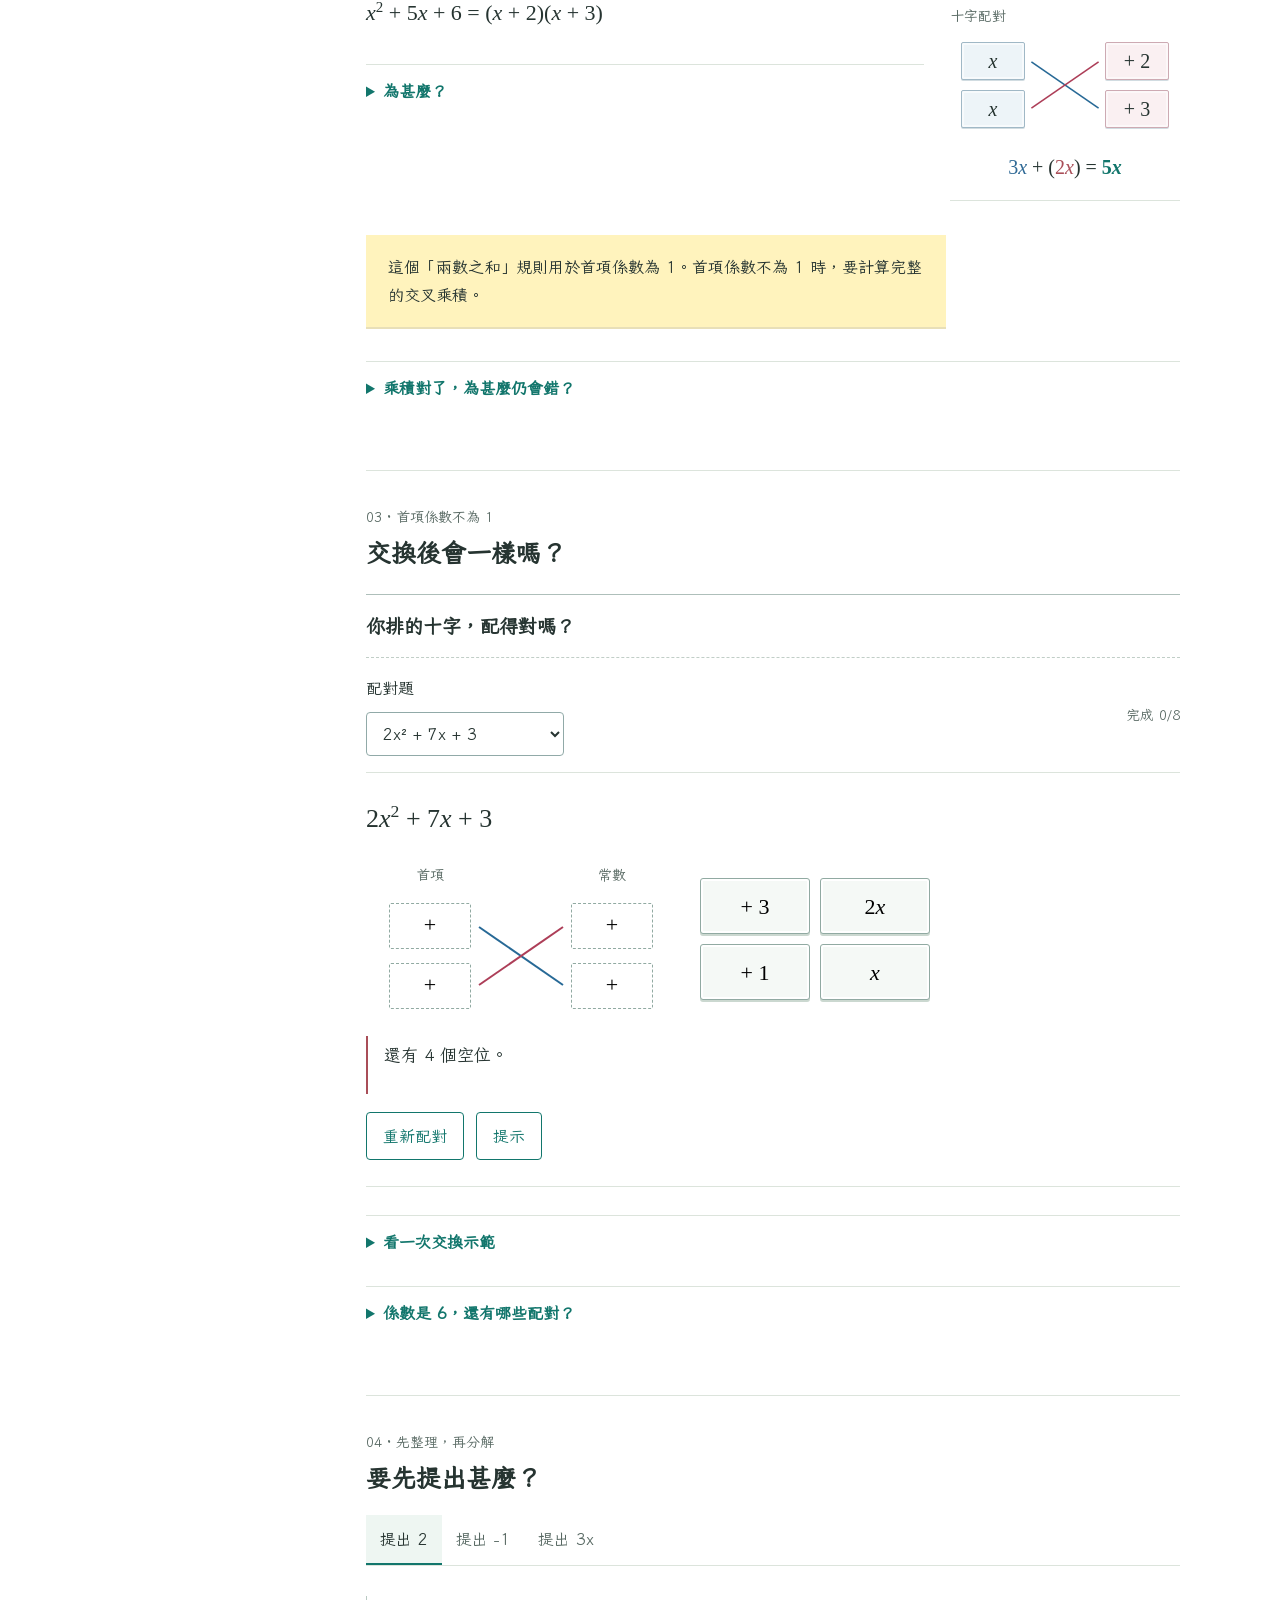
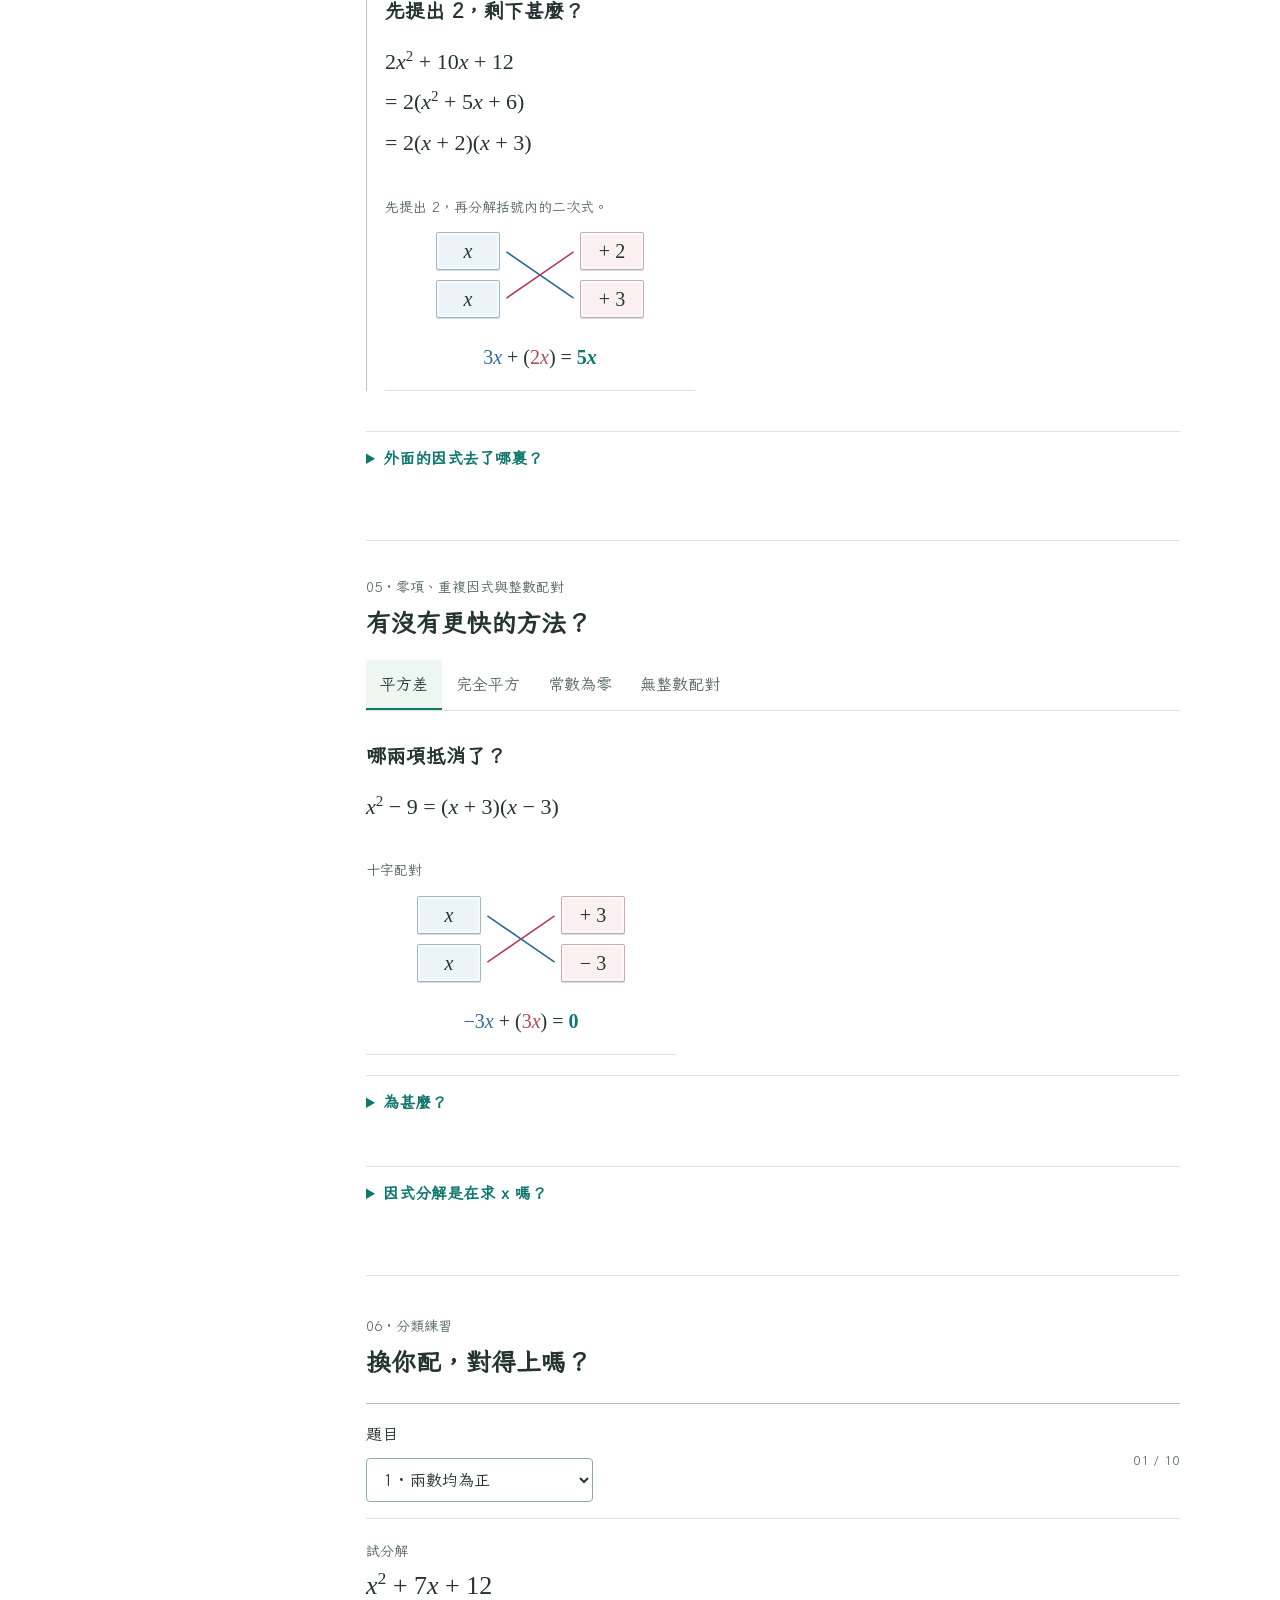
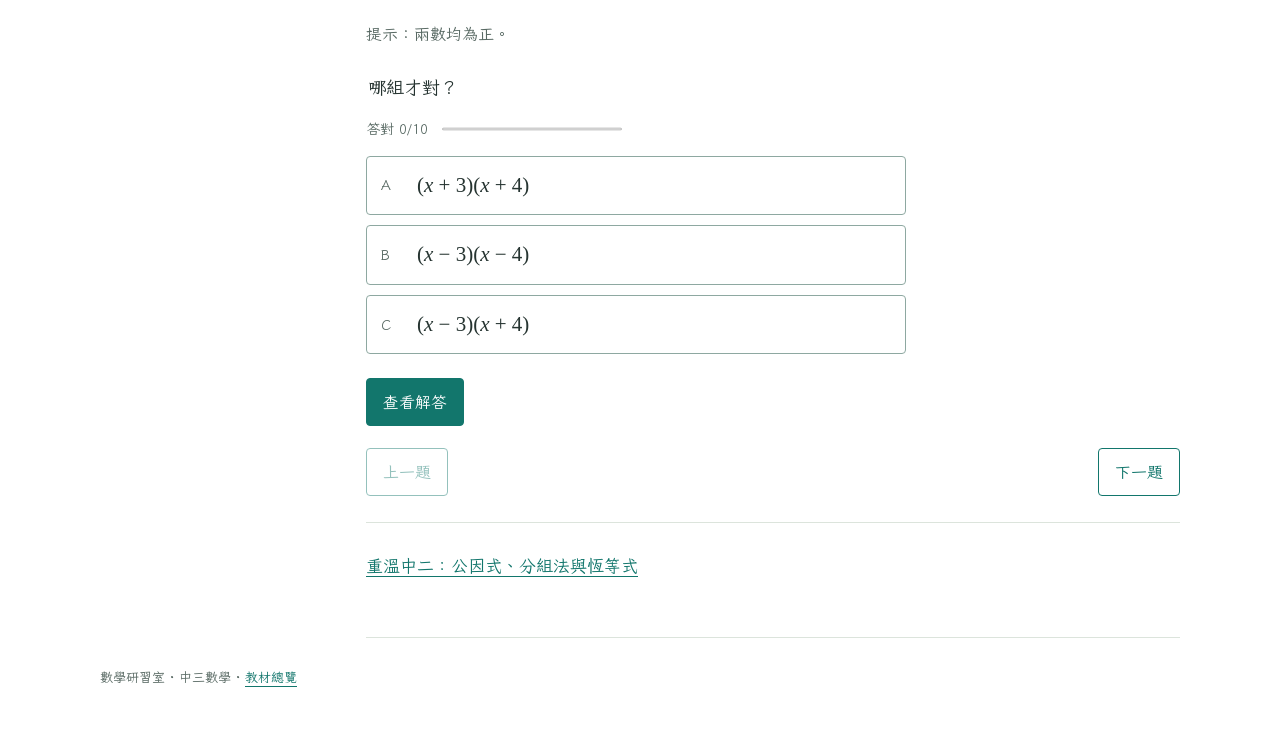
<file: cross-multiplication-s3.html>
<!doctype html>
<html lang="zh-Hant">
<head>
  <meta charset="utf-8">
  <meta name="viewport" content="width=device-width, initial-scale=1">
  <meta name="color-scheme" content="light">
  <meta name="description" content="香港中三數學：十字相乘的不同情況。以互動十字圖比較正負配對、首項係數及公因式，附分類練習與驗算。">
  <title>十字相乘的不同情況 | 中三數學</title>
  <style>
    :root { --ink:#192f34; --muted:#52666b; --line:#d8e2e2; --teal:#08776d; --blue:#276996; --coral:#ad3e58; --pale:#e4f4ef; }
    * { box-sizing:border-box; letter-spacing:0; }
    html { scroll-behavior:smooth; }
    body { margin:0; color:var(--ink); background:#fff; font:17px/1.85 -apple-system,BlinkMacSystemFont,"PingFang TC","Microsoft JhengHei",sans-serif; }
    a { color:var(--teal); text-underline-offset:4px; }
    button,input,select { font:inherit; }
    button { cursor:pointer; }
    :focus-visible { outline:3px solid var(--blue); outline-offset:4px; }
    .wrap { width:min(820px,calc(100% - 40px)); margin-inline:auto; }
    .top { background:#f7faf9; border-bottom:1px solid var(--line); }
    .top-inner { min-height:68px; display:flex; align-items:center; justify-content:space-between; gap:16px; }
    .brand { display:inline-flex; align-items:center; font-size:15px; font-weight:750; text-decoration:none; color:var(--ink); white-space:nowrap; }
    .brand::before { content:"×"; display:inline-grid; place-items:center; width:31px; height:31px; margin-right:10px; background:var(--teal); color:white; font:23px Georgia,serif; border-radius:4px; }
    .top nav { display:flex; flex-wrap:wrap; gap:6px 20px; font-size:13px; font-weight:600; }
    .top nav a { color:var(--muted); text-decoration:none; }
    .top nav a:hover { color:var(--teal); text-decoration:underline; }
    .intro { padding:56px 0 40px; border-bottom:1px solid var(--line); }
    .eyebrow,.kicker { color:var(--teal); font-size:13px; font-weight:750; margin:0 0 10px; }
    .eyebrow { display:inline-block; padding-bottom:5px; border-bottom:2px solid var(--teal); }
    h1 { font-size:clamp(36px,4vw,48px); line-height:1.3; margin:12px 0 13px; }
    h2 { font-size:clamp(23px,2.4vw,29px); line-height:1.48; margin:0; }
    h3 { font-size:20px; margin:0 0 16px; }
    h4 { font-size:16px; margin:0 0 10px; }
    p { margin:0 0 18px; }
    .lead,.muted { color:var(--muted); }
    .lead { max-width:45em; margin-bottom:0; font-size:18px; }
    .contents { display:grid; grid-template-columns:repeat(2,minmax(0,1fr)); gap:4px 18px; padding:19px 0; border-bottom:1px solid var(--line); }
    .contents a { padding:9px 12px; border-left:3px solid transparent; text-decoration:none; font-size:14px; color:var(--muted); transition:background .2s,color .2s; }
    .contents a:hover { background:#f2f7f6; color:var(--ink); }
    .contents a[aria-current="location"] { background:var(--pale); border-color:var(--teal); color:var(--teal); font-weight:700; }
    section { --accent:var(--teal); --tint:#edf7f3; padding:48px 0 52px; border-bottom:1px solid var(--line); scroll-margin-top:24px; }
    #signs,#first { --accent:var(--blue); --tint:#eef5f9; }
    #coefficient,#special { --accent:var(--coral); --tint:#fcf0f2; }
    .section-heading { padding:20px 24px 21px; margin-bottom:30px; background:var(--tint); border-left:5px solid var(--accent); }
    .section-heading .kicker { color:var(--accent); margin-bottom:8px; }
    section > p:not(.note) { max-width:66ch; }
    var { font-family:Georgia,"Times New Roman",serif; font-style:italic; }
    .math { font:22px/1.85 Georgia,"Times New Roman",serif; overflow-wrap:anywhere; }
    sup { font-size:.68em; line-height:0; }
    .formula { margin:24px 0; padding:20px 24px; background:var(--tint); border-left:3px solid var(--accent); }
    .formula-label { display:block; font:600 13px/1.5 -apple-system,BlinkMacSystemFont,sans-serif; color:var(--muted); margin-bottom:8px; }
    .note { margin:30px 0 0; padding:11px 18px; background:#fff8f9; border-left:3px solid var(--coral); font-size:15px; }
    .example { border-left:3px solid var(--accent); padding:4px 0 6px 22px; margin:32px 0; }
    .example h3 { color:var(--accent); font-size:18px; line-height:1.5; padding-bottom:9px; border-bottom:1px solid var(--line); }
    .example p:last-child { margin-bottom:0; }
    .example .math { padding:6px 0; }
    .steps { margin:16px 0; padding-left:24px; }
    .steps li { padding:7px 0 7px 6px; }
    details { margin-top:24px; border-top:1px solid var(--line); }
    summary { cursor:pointer; color:var(--teal); font-size:16px; font-weight:600; padding:14px 0; }
    details > div { padding:10px 0; }
    .tool { margin:30px 0; border:1px solid #cbdad8; border-radius:6px; overflow:hidden; background:white; box-shadow:0 5px 18px rgb(25 47 52 / 5%); }
    .tool-heading { margin:0; padding:15px 22px; background:var(--tint); border-top:3px solid var(--accent); border-bottom:1px solid var(--line); font-size:17px; }
    .tool-body { padding:22px 24px 26px; }
    .controls { display:flex; gap:20px; align-items:center; flex-wrap:wrap; padding:16px 24px; border-bottom:1px solid var(--line); background:#fafcfc; }
    label { display:flex; gap:12px; align-items:center; flex-wrap:wrap; font-weight:650; font-size:14px; }
    select { max-width:100%; min-height:42px; padding:8px 12px; border:1px solid #91aaa8; border-radius:4px; color:var(--ink); background:white; }
    input[type=range] { max-width:100%; width:180px; accent-color:var(--teal); }
    .actions { display:flex; flex-wrap:wrap; gap:12px; margin-top:18px; }
    .primary,.secondary { min-height:44px; padding:9px 18px; border-radius:4px; font-size:15px; font-weight:700; transition:background .2s,border-color .2s,transform .2s; }
    .primary { border:1px solid var(--teal); color:white; background:var(--teal); }
    .primary:hover { background:#075d57; border-color:#075d57; }
    .secondary { border:1px solid var(--teal); color:var(--teal); background:white; }
    .secondary:hover { background:var(--pale); }
    .primary:active,.secondary:active { transform:translateY(1px); }
    button:disabled { cursor:default; }
    .primary:disabled,.secondary:disabled { opacity:.45; }
    .feedback { min-height:0; margin:18px 0; padding:11px 14px; background:#fff4f5; border-left:3px solid var(--coral); font-size:15px; }
    .feedback[data-correct="true"] { background:#eaf6f1; border-color:var(--teal); }
    .diagram { margin:18px 0 24px; padding:22px 12px 16px; background:#f8fbfb; border:1px solid #e6eeee; border-radius:4px; }
    figcaption { font-size:13px; color:var(--muted); margin:12px 0 0; text-align:center; }
    .legend-blue,.legend-coral { display:inline-block; width:14px; height:3px; vertical-align:middle; margin-right:5px; }
    .legend-blue { background:var(--blue); }
    .legend-coral { background:var(--coral); margin-left:13px; }
    .target-label,.result-label { display:block; color:var(--muted); font:700 12px/1.5 -apple-system,BlinkMacSystemFont,"PingFang TC",sans-serif; }
    .target-expression { margin:0; font-size:27px; }
    .diagonal-result { padding:10px 0 13px; border-bottom:1px solid var(--line); margin-bottom:16px; }
    .diagonal-result .math { margin:2px 0 0; }
    .swap-expression { padding:15px 18px; background:var(--tint); border-left:3px solid var(--accent); margin:0; }
    .swap-expression .math { display:block; }
    .swap-expression small { display:block; color:var(--muted); font:600 13px/1.5 -apple-system,BlinkMacSystemFont,"PingFang TC",sans-serif; }
    .exercise-meta { margin-left:auto; font-size:13px; color:var(--muted); font-variant-numeric:tabular-nums; }
    .exercise-question { margin:0 0 10px; font-size:27px; }
    .exercise-hint { color:var(--muted); font-size:15px; }
    .reverse-flow { display:grid; grid-template-columns:1fr 90px 1fr; gap:12px; align-items:center; text-align:center; padding:20px 0; }
    .reverse-flow .math { padding:18px 8px; border-bottom:3px solid var(--blue); background:#edf4fa; }
    .reverse-flow .math:last-child { background:#edf6f2; border-color:var(--teal); }
    .flow-arrows { font-size:12px; color:var(--muted); }
    .flow-arrows strong { display:block; font-size:24px; line-height:1.1; color:var(--coral); }
    .factor-token { color:var(--coral); font-weight:700; }
    .factor-tile-stage { width:min(100%,470px); margin:auto; }
    .tile-widths { display:grid; grid-template-columns:3fr 2fr; text-align:center; padding-left:38px; font-size:18px; margin-bottom:8px; }
    .tile-layout { display:grid; grid-template-columns:30px minmax(0,1fr); gap:8px; align-items:center; }
    .tile-height { text-align:center; }
    .tile-board { display:grid; grid-template-columns:3fr 2fr; grid-template-rows:repeat(4,38px); border:1px solid #638f87; height:152px; }
    .tile-region { grid-row:1 / -1; display:flex; align-items:center; justify-content:center; font:24px Georgia,serif; }
    .tile-region:first-child { background:#dbeff7; border-right:1px solid #638f87; }
    .tile-region:last-child { background:#e5f3ed; }
    .group-stage { min-height:165px; padding:18px 0; }
    .group-pair { color:var(--blue); }
    .group-pair.second { color:var(--coral); }
    .identity-tabs { display:flex; flex-wrap:wrap; gap:0; border-bottom:1px solid var(--line); }
    .identity-tabs button { flex:1; min-width:120px; padding:12px 8px; border:0; border-bottom:3px solid transparent; background:white; color:var(--muted); font-size:14px; }
    .identity-tabs button[aria-pressed=true] { color:var(--blue); background:#edf4fa; border-bottom-color:var(--blue); }
    .square-stage { width:min(100%,290px); aspect-ratio:1; display:grid; grid-template-columns:3fr 1fr; grid-template-rows:3fr 1fr; margin:20px auto; border:1px solid #719d93; }
    .square-stage > div { display:grid; place-items:center; border:1px solid white; font:22px Georgia,serif; background:#dceef7; }
    .square-stage > div:nth-child(2),.square-stage > div:nth-child(3) { background:#e0f0e9; }
    .square-stage > div:last-child { background:#f9e1e7; }
    .cross-grid { display:grid; grid-template-columns:82px 100px 82px; grid-template-rows:60px 60px; justify-content:center; align-items:center; text-align:center; margin:0; }
    .cross-grid .math { background:#eaf3fa; border-bottom:2px solid var(--blue); }
    .cross-grid svg { grid-column:2; grid-row:1 / 3; width:100px; height:116px; }
    .cross-grid .math:nth-of-type(2),.cross-grid .math:nth-of-type(4) { background:#faedf1; border-color:var(--coral); }
    .worked-cross { max-width:390px; margin:18px 0 22px; padding:15px 16px 12px; background:#f8fbfb; border:1px solid #e0e9e8; border-radius:4px; }
    .worked-cross .cross-grid { grid-template-columns:64px 80px 64px; grid-template-rows:48px 48px; }
    .worked-cross .cross-grid .math { font-size:20px; padding:0; }
    .worked-cross .cross-grid svg { width:80px; height:96px; }
    .worked-cross figcaption { margin:0 0 8px; text-align:left; }
    .worked-cross .cross-calculation { margin:12px 0 0; padding-top:9px; border-top:1px solid var(--line); font-size:19px; text-align:center; }
    .worked-cross .cross-calculation strong { color:var(--teal); font-weight:700; }
    .worked-cross[data-valid="false"] .cross-calculation strong { color:var(--coral); }
    .cross-pair { display:grid; grid-template-columns:repeat(2,minmax(0,1fr)); gap:12px; }
    .cross-pair .worked-cross { width:100%; }
    .exercise-cross { margin-top:18px; }
    .quiz-head { display:flex; gap:16px; justify-content:space-between; padding:14px 20px; background:var(--ink); color:white; font-size:13px; }
    .choices { display:grid; grid-template-columns:repeat(2,minmax(0,1fr)); gap:10px; margin:20px 0; }
    .choice { min-height:56px; border:1px solid #8ea8a1; border-radius:4px; background:white; color:var(--ink); padding:12px; text-align:left; font:21px Georgia,serif; overflow-wrap:anywhere; }
    .choice:hover:not(:disabled) { background:var(--pale); }
    .choice.correct { border:2px solid var(--teal); background:var(--pale); }
    .choice.wrong { border:2px solid var(--coral); background:#fff0f3; }
    .quiz-progress { width:100%; height:5px; border:0; display:block; accent-color:var(--teal); }
    .method-list { padding:0; list-style:none; }
    .method-list li { padding:12px 0; border-bottom:1px solid var(--line); }
    .method-list strong { color:var(--teal); }
    .scroll-enter { animation:arrive .5s ease-out both; }
    @keyframes arrive { from { opacity:0; transform:translateY(14px); } to { opacity:1; transform:translateY(0); } }
    [hidden] { display:none!important; }
    footer { padding:28px 0 40px; color:var(--muted); font-size:13px; }
    @media(min-width:1100px) {
      .top .wrap,footer.wrap { width:min(1080px,calc(100% - 64px)); }
      main.wrap { width:min(1080px,calc(100% - 64px)); display:grid; grid-template-columns:206px minmax(0,1fr); column-gap:60px; }
      .intro { grid-column:1 / -1; }
      .contents { grid-column:1; grid-row:2 / span 6; position:sticky; top:24px; align-self:start; grid-template-columns:1fr; border:0; padding-top:44px; }
      main > section { grid-column:2; }
    }
    @media(max-width:640px) {
      h2 { font-size:23px; }
      .top-inner { flex-wrap:wrap; padding-block:12px; }
      .section-heading { padding:16px; }
      .tool-body,.controls { padding:16px; }
      .math { font-size:20px; }
      .target-expression,.exercise-question { font-size:24px; }
      .exercise-meta { margin-left:0; }
      .reverse-flow { grid-template-columns:minmax(0,1fr); gap:8px; }
      .flow-arrows { display:flex; justify-content:center; align-items:center; gap:12px; }
      .flow-arrows strong { transform:rotate(90deg); }
      .choices { grid-template-columns:1fr; }
      .cross-grid { grid-template-columns:64px 80px 64px; }
      .cross-grid svg { width:80px; }
      .cross-pair { grid-template-columns:1fr; gap:0; }
    }
    @media(prefers-reduced-motion:reduce) { html { scroll-behavior:auto; } .scroll-enter { animation:none; } .primary,.secondary,.contents a { transition:none; } }
    @media print { .top,.contents,.controls,.actions,.quiz { display:none; } main.wrap { display:block; width:100%; } .scroll-enter { animation:none; } section { padding:18px 0; } }
  </style>
  <link rel="stylesheet" href="cross-handout.css">
</head>
<body>
<header class="top"><div class="wrap top-inner"><a class="brand" href="/">數學研習室</a><nav aria-label="主要導覽"><a href="/factorisation-s2.html">中二基礎</a><a href="#practice">練習</a><a href="/">教材總覽</a><a href="cross-multiplication-s3-en.html" lang="en">English</a></nav></div></header>
<main class="wrap">
<div class="intro"><p class="eyebrow">香港 · 中三 · 代數</p><h1>十字相乘，怎樣配？</h1><p class="lead">首尾先對，再驗算中間項。</p><p class="opening-question"><span class="math">2<var>x</var><sup>2</sup> + 7<var>x</var> + 3</span><a href="#coefficient">你來配這題</a></p></div>
<nav class="contents" aria-label="課程章節"><a href="#why">01 十字圖的原理</a><a href="#signs">02 首項係數為 1</a><a href="#coefficient">03 首項係數不為 1</a><a href="#first">04 先整理，再分解</a><a href="#special">05 特殊情況</a><a href="#practice">06 分類練習</a></nav>
<section id="why"><header class="section-heading"><p class="kicker">01 · 從展開看交叉乘積</p><h2>十字相乘在檢查甚麼？</h2></header>
<div class="formula math"><span class="formula-label">先展開一次：中間項從這兩個乘積而來</span>(<var>px</var> + <var>q</var>)(<var>rx</var> + <var>s</var>)<br>= <var>prx</var><sup>2</sup> + (<var>ps</var> + <var>qr</var>)<var>x</var> + <var>qs</var></div>
<p>左邊相乘得到首項，右邊相乘得到常數項；兩條對角線的乘積相加，必須得到<strong>中間項</strong>。最後沿每一橫行寫出一個因式。</p>
<div class="tool"><h3 class="tool-heading">這兩條對角線，加起來是多少？</h3><div class="controls"><label for="case">例題情況 <select id="case"><option value="0">兩數均為正</option><option value="1">兩數均為負</option><option value="2">異號：中間項為正</option><option value="3">異號：中間項為負</option><option value="4">首項係數不為 1</option><option value="5">首項係數不為 1，且異號</option><option value="6">中間項為零</option><option value="7">兩個因式相同</option></select></label></div>
<div class="tool-body"><span class="target-label">待分解</span><p class="math target-expression" id="target"></p><figure class="diagram"><div class="cross-grid"><div class="math" id="tl" style="grid-column:1;grid-row:1"></div><div class="math" id="tr" style="grid-column:3;grid-row:1"></div><div class="math" id="bl" style="grid-column:1;grid-row:2"></div><div class="math" id="br" style="grid-column:3;grid-row:2"></div><svg viewBox="0 0 100 116" aria-hidden="true"><path d="M8 29 92 87" stroke="#276996" stroke-width="3"/><path d="M8 87 92 29" stroke="#ad3e58" stroke-width="3"/></svg></div><figcaption><span class="legend-blue"></span>左上 × 右下 <span class="legend-coral"></span>左下 × 右上</figcaption></figure>
<div class="diagonal-result"><span class="result-label">兩條對角線的和</span><p class="math" id="diagonals"></p></div><p id="clue"></p><button class="primary" id="reveal" type="button">揭曉因式與驗算</button><div class="formula math" id="answer" aria-live="polite" hidden></div></div></div>
</section>
<section id="signs"><header class="section-heading"><p class="kicker">02 · 首項係數為 1</p><h2>乘積對了，兩數之和也對嗎？</h2></header>
<div class="formula math"><var>x</var><sup>2</sup> + <var>bx</var> + <var>c</var> = (<var>x</var> + <var>m</var>)(<var>x</var> + <var>n</var>)<br><var>mn</var> = <var>c</var>，<var>m</var> + <var>n</var> = <var>b</var></div>
<article class="example"><h3>乘積是 +6，和是 +5：兩數應用甚麼符號？</h3><p>兩數同號，而和為正，所以兩數均為正。</p><p class="math"><var>x</var><sup>2</sup> + 5<var>x</var> + 6 = (<var>x</var> + 2)(<var>x</var> + 3)</p><figure class="worked-cross" data-pairs="1,2,1,3"></figure><p>2 × 3 = 6；2 + 3 = 5。</p></article>
<article class="example"><h3>乘積仍是 +6，和變成 −5，符號要改嗎？</h3><p>兩數同號，而和為負，所以兩數均為負。</p><p class="math"><var>x</var><sup>2</sup> − 5<var>x</var> + 6 = (<var>x</var> − 2)(<var>x</var> − 3)</p><figure class="worked-cross" data-pairs="1,-2,1,-3"></figure><p>(−2) × (−3) = 6；−2 + (−3) = −5。</p></article>
<article class="example"><h3>乘積是 −6，負號放在哪個數？</h3><p>兩數必定異號。絕對值較大的數，決定兩數之和的正負號。</p><div class="cross-pair"><div><p class="math"><var>x</var><sup>2</sup> + <var>x</var> − 6<br>= (<var>x</var> + 3)(<var>x</var> − 2)</p><figure class="worked-cross" data-pairs="1,3,1,-2"></figure></div><div><p class="math"><var>x</var><sup>2</sup> − <var>x</var> − 6<br>= (<var>x</var> − 3)(<var>x</var> + 2)</p><figure class="worked-cross" data-pairs="1,-3,1,2"></figure></div></div></article>
<aside class="teacher-correction">
<p class="correction-wrong"><span class="correction-label">錯誤寫法</span><span class="math"><var>x</var><sup>2</sup> − 5<var>x</var> + 6 = (<var>x</var> + 2)(<var>x</var> + 3)</span></p>
<p class="teacher-comment"><span class="correction-label">老師批註</span>只驗算乘積還不夠。右邊展開的中間項是 <span class="math">+5<var>x</var></span>，題目卻是 <span class="math">−5<var>x</var></span>。常數為正，不代表兩數一定為正。</p>
<p class="correction-right"><span class="correction-label">正確答案</span><span class="math">(<var>x</var> − 2)(<var>x</var> − 3)</span></p>
</aside>
<p class="note sticky-note">這個「兩數之和」規則用於首項係數為 1。首項係數不為 1 時，要計算完整的交叉乘積。</p>
</section>
<section id="coefficient"><header class="section-heading"><p class="kicker">03 · 首項係數不為 1</p><h2>交換 1 和 3，中間項會一樣嗎？</h2></header>
<p>以 <span class="math">2<var>x</var><sup>2</sup> + 7<var>x</var> + 3</span> 為例，左邊可放 2<var>x</var> 和 <var>x</var>，右邊放 1 和 3。但右邊的位置不能隨便決定。</p>
<div class="tool"><h3 class="tool-heading">這個配對，真的得到 7<var>x</var> 嗎？</h3><div class="tool-body"><div class="swap-expression"><small id="swap-label">錯誤配對</small><p class="math" id="swap-formula"></p></div><figure class="worked-cross" id="swap-cross" aria-live="polite"></figure><p class="feedback" id="swap-feedback" aria-live="polite"></p><div class="formula math" id="swap-correct" hidden><span class="formula-label">正確答案</span>2<var>x</var><sup>2</sup> + 7<var>x</var> + 3<br>= (2<var>x</var> + 1)(<var>x</var> + 3)</div><button class="secondary" type="button" id="swap">交換 1 與 3</button></div></div>
<article class="example"><h3>6 只試 1 × 6 就夠嗎？</h3><p class="math">6<var>x</var><sup>2</sup> + 11<var>x</var> + 3</p><p>6 可拆成 1 × 6 或 2 × 3。逐組嘗試，不能只試第一組便放棄。</p><figure class="worked-cross" data-pairs="2,3,3,1"></figure><p class="math">(2<var>x</var> + 3)(3<var>x</var> + 1)<br>= 6<var>x</var><sup>2</sup> + 2<var>x</var> + 9<var>x</var> + 3<br>= 6<var>x</var><sup>2</sup> + 11<var>x</var> + 3</p></article>
<article class="example"><h3>只算 2 + (−1)，真的能驗算中間項嗎？</h3><p class="math">6<var>x</var><sup>2</sup> + <var>x</var> − 2<br>= (3<var>x</var> + 2)(2<var>x</var> − 1)</p><figure class="worked-cross" data-pairs="3,2,2,-1"></figure><p>交叉項為 −3<var>x</var> 和 4<var>x</var>，相加得到 <var>x</var>。不要只把 2 和 −1 相加作判斷。</p></article>
</section>
<section id="first"><header class="section-heading"><p class="kicker">04 · 先整理，再分解</p><h2>畫十字之前，有甚麼要先提出來？</h2></header>
<article class="example"><h3>每項都有 2，先提出來會怎樣？</h3><p class="math">2<var>x</var><sup>2</sup> + 10<var>x</var> + 12<br>= 2(<var>x</var><sup>2</sup> + 5<var>x</var> + 6)<br>= 2(<var>x</var> + 2)(<var>x</var> + 3)</p><figure class="worked-cross" data-pairs="1,2,1,3" data-step="先提出 2，再分解括號內的二次式。"></figure></article>
<article class="example"><h3>提出 −1，哪幾項要變號？</h3><p class="math">−<var>x</var><sup>2</sup> + 5<var>x</var> − 6<br>= −(<var>x</var><sup>2</sup> − 5<var>x</var> + 6)<br>= −(<var>x</var> − 2)(<var>x</var> − 3)</p><figure class="worked-cross" data-pairs="1,-2,1,-3" data-step="先提出 −1，再分解括號內的二次式。"></figure><p>提出 −1 時，括號內每一項都要變號。</p></article>
<article class="example"><h3>提出 3 之外，字母也找齊了嗎？</h3><p class="math">3<var>x</var><sup>3</sup> + 15<var>x</var><sup>2</sup> + 18<var>x</var><br>= 3<var>x</var>(<var>x</var><sup>2</sup> + 5<var>x</var> + 6)<br>= 3<var>x</var>(<var>x</var> + 2)(<var>x</var> + 3)</p><figure class="worked-cross" data-pairs="1,2,1,3" data-step="先提出 3x，再分解括號內的二次式。"></figure></article>
<aside class="teacher-correction">
<p class="correction-wrong"><span class="correction-label">錯誤寫法 · 漏了外面的因式</span><span class="math">2<var>x</var><sup>2</sup> + 10<var>x</var> + 12 = (<var>x</var> + 2)(<var>x</var> + 3)</span></p>
<p class="teacher-comment"><span class="correction-label">老師批註</span>十字圖只分解括號內的二次式。原先提出的 2 仍是整個答案的一部分，不可以丟掉。</p>
<p class="correction-right"><span class="correction-label">正確答案</span><span class="math">2(<var>x</var> + 2)(<var>x</var> + 3)</span></p>
</aside>
</section>
<section id="special"><header class="section-heading"><p class="kicker">05 · 零項、重複因式與整數配對</p><h2>少了一項，或找不到配對，怎樣辦？</h2></header>
<article class="example"><h3>中間項不見了，是哪兩項抵消？</h3><p class="math"><var>x</var><sup>2</sup> − 9 = (<var>x</var> + 3)(<var>x</var> − 3)</p><figure class="worked-cross" data-pairs="1,3,1,-3"></figure><p>交叉項 −3<var>x</var> 和 3<var>x</var> 抵消。能認出平方差時，可直接用恆等式。</p></article>
<article class="example"><h3>兩行完全一樣，可以怎樣寫短一點？</h3><p class="math"><var>x</var><sup>2</sup> + 6<var>x</var> + 9 = (<var>x</var> + 3)<sup>2</sup></p><figure class="worked-cross" data-pairs="1,3,1,3"></figure></article>
<article class="example"><h3>常數項是零，還需要慢慢配對嗎？</h3><p class="math">2<var>x</var><sup>2</sup> + 7<var>x</var> = <var>x</var>(2<var>x</var> + 7)</p><figure class="worked-cross" data-pairs="1,0,2,7" data-step="右上角放 0，可見其中一個因式是字母；通常直接提出公因式更快。"></figure></article>
<article class="example"><h3>試完所有整數配對，仍不合適呢？</h3><p class="math"><var>x</var><sup>2</sup> + <var>x</var> + 1</p><p>整數乘積為 1 的配對只有 1、1 或 −1、−1；和分別為 2 或 −2，都不是 1。因此不能分解成整數係數的一次因式乘積。</p><figure class="worked-cross" data-pairs="1,1,1,1" data-target="1" data-step="試配 1 和 1：首尾項對了，中間項卻不符。"></figure></article>
<p class="note">因式分解不是解方程。沒有等號時，答案是因式的乘積，不是 <var>x</var> 的值。</p>
</section>
<section id="practice"><header class="section-heading"><p class="kicker">06 · 分類練習</p><h2>這一題，你會先檢查哪裏？</h2></header>
<div class="tool"><h3 class="tool-heading">你的因式，展開後回到原式嗎？</h3><div class="controls"><label for="exercise">題目 <select id="exercise"></select></label><span class="exercise-meta" id="exercise-count" aria-live="polite"></span></div><div class="tool-body"><span class="target-label">試分解</span><p class="math exercise-question" id="exercise-question"></p><p class="exercise-hint" id="exercise-hint"></p><button type="button" class="primary" id="exercise-reveal">查看解答</button><figure class="worked-cross exercise-cross" id="exercise-cross" hidden></figure><div class="formula math" id="exercise-answer" aria-live="polite" hidden></div></div></div>
<p><a href="/factorisation-s2.html">重溫中二：公因式、分組法與恆等式</a></p>
</section>
</main><footer class="wrap">數學研習室 · 中三數學 · <a href="/">教材總覽</a></footer>
<script>
const el=id=>document.getElementById(id);
const x="<var>x</var>";
const number=n=>String(n).replace("-","−");
const signed=n=>`${n<0?"−":"+"} ${Math.abs(n)}`;
const term=n=>n===0?"0":`${n===1?"":n===-1?"−":number(n)}${x}`;
const poly=(a,b,c)=>`${term(a)}<sup>2</sup>${b?` ${b<0?"−":"+"} ${term(Math.abs(b))}`:""}${c?` ${signed(c)}`:""}`;
const factor=(p,q)=>`(${term(p)} ${signed(q)})`;
const cases=[[1,2,1,3],[1,-2,1,-3],[1,3,1,-2],[1,-3,1,2],[2,1,1,3],[3,2,2,-1],[1,3,1,-3],[1,3,1,3]];
function renderCross(node,[p,q,r,s],target=p*s+q*r,step=""){
 const middle=p*s+q*r,valid=middle===target;
 node.dataset.valid=String(valid);
 node.innerHTML=`<figcaption>${valid?"":"<span class='correction-label correction-wrong'>錯誤試配 · 中間項不符</span>"}${step||"十字配對"}</figcaption>
 <div class="cross-grid" aria-hidden="true">
 <div class="math" style="grid-column:1;grid-row:1">${term(p)}</div>
 <div class="math" style="grid-column:3;grid-row:1">${signed(q)}</div>
 <div class="math" style="grid-column:1;grid-row:2">${term(r)}</div>
 <div class="math" style="grid-column:3;grid-row:2">${signed(s)}</div>
 <svg viewBox="0 0 100 116"><path d="M8 29 92 87" stroke="#276996" stroke-width="3"/><path d="M8 87 92 29" stroke="#ad3e58" stroke-width="3"/></svg>
 </div><p class="math cross-calculation"><span style="color:var(--blue)">${term(p*s)}</span> + (<span style="color:var(--coral)">${term(q*r)}</span>) = <strong>${term(middle)}</strong>${valid?"":` ≠ ${term(target)}`}</p>`;
 node.setAttribute("aria-label",`${step.replace(/<[^>]*>/g,"")||"十字配對"}：交叉項之和為 ${number(middle)}x${valid?"":`，不等於目標 ${number(target)}x`}`);
}
document.querySelectorAll(".worked-cross[data-pairs]").forEach(node=>{
 const pairs=node.dataset.pairs.split(",").map(Number);
 renderCross(node,pairs,node.dataset.target===undefined?undefined:Number(node.dataset.target),node.dataset.step);
});
function renderCase(){
 const [p,q,r,s]=cases[+el("case").value],b=p*s+q*r;
 el("target").innerHTML=poly(p*r,b,q*s);
 el("tl").innerHTML=term(p);el("tr").textContent=signed(q);
 el("bl").innerHTML=term(r);el("br").textContent=signed(s);
 el("diagonals").innerHTML=`<span style="color:var(--blue)">${term(p*s)}</span> + (<span style="color:var(--coral)">${term(q*r)}</span>) = ${term(b)}`;
 el("clue").innerHTML=`首項：${term(p)} × ${term(r)} = ${term(p*r)}<sup>2</sup>；常數項：(${number(q)}) × (${number(s)}) = ${number(q*s)}。`;
 el("answer").innerHTML=`${factor(p,q)}${factor(r,s)}<br>= ${poly(p*r,b,q*s)}`;
 el("answer").hidden=true;el("reveal").hidden=false;
}
el("case").addEventListener("change",renderCase);
el("reveal").addEventListener("click",()=>{el("answer").hidden=false;el("reveal").hidden=true;el("answer").focus({preventScroll:true});});renderCase();
let swapped=false;
function renderSwap(){
 el("swap-formula").innerHTML=swapped?`(2${x} + 1)(${x} + 3)`:`(2${x} + 3)(${x} + 1)`;
 el("swap-label").textContent=swapped?"正確配對":"錯誤配對";
 el("swap-correct").hidden=!swapped;
 renderCross(el("swap-cross"),swapped?[2,1,1,3]:[2,3,1,1],7,`目標中間項：7${x}`);
 el("swap-feedback").innerHTML=`<span class="correction-label">老師批註</span>${swapped?`中間項為 7${x}，配對正確。沿每一橫行讀出因式，再展開一次。`:`首尾項雖然正確，但中間項是 5${x}，不是 7${x}。把右邊兩數交換，再計一次。`}`;
 el("swap-feedback").dataset.correct=String(swapped);
 el("swap").textContent=swapped?"換回原來配對":"交換 1 與 3";
}
el("swap").addEventListener("click",()=>{swapped=!swapped;renderSwap();});renderSwap();
const exercises=[
 [1,3,1,4,1,"兩數均為正"],[1,-3,1,-4,1,"兩數均為負"],[1,4,1,-3,1,"異號，和為正"],[1,-4,1,3,1,"異號，和為負"],
 [2,1,1,3,1,"首項係數不為 1"],[3,2,2,-1,1,"交叉項異號"],[1,2,1,3,2,"先提出 2"],[1,-2,1,-3,-1,"先提出 −1"],[1,5,1,-5,1,"中間項為零"],[1,-4,1,-4,1,"重複因式"]
];
exercises.forEach((e,i)=>{const option=document.createElement("option");option.value=i;option.textContent=`${i+1} · ${e[5]}`;el("exercise").append(option);});
function renderExercise(){
 const [p,q,r,s,k,hint]=exercises[+el("exercise").value];
 el("exercise-count").textContent=`${String(+el("exercise").value+1).padStart(2,"0")} / ${exercises.length}`;
 el("exercise-question").innerHTML=poly(k*p*r,k*(p*s+q*r),k*q*s);
 el("exercise-hint").textContent=`提示：${hint}。`;
 el("exercise-answer").innerHTML=`${k===1?"":k===-1?"−":k}${factor(p,q)}${factor(r,s)}<br>驗算：${poly(k*p*r,k*(p*s+q*r),k*q*s)}`;
 renderCross(el("exercise-cross"),[p,q,r,s],undefined,k===1?"十字配對":`先提出 ${number(k)}，再畫十字。`);
 el("exercise-cross").hidden=true;el("exercise-answer").hidden=true;el("exercise-reveal").hidden=false;
}
el("exercise").addEventListener("change",renderExercise);el("exercise-reveal").addEventListener("click",()=>{el("exercise-cross").hidden=false;el("exercise-answer").hidden=false;el("exercise-reveal").hidden=true;el("exercise-answer").focus({preventScroll:true});});renderExercise();
["answer","exercise-answer"].forEach(id=>el(id).setAttribute("tabindex","-1"));
const exerciseActions=document.createElement("div");
exerciseActions.className="nav-tools";
exerciseActions.innerHTML='<button class="secondary" type="button" id="exercise-prev">上一題</button><button class="secondary" type="button" id="exercise-next">下一題</button>';
el("exercise-answer").after(exerciseActions);
function updateExerciseButtons(){
 el("exercise-prev").disabled=+el("exercise").value===0;
 el("exercise-next").disabled=+el("exercise").value===exercises.length-1;
}
function moveExercise(direction){
 const index=+el("exercise").value+direction;
 if(index<0||index>=exercises.length)return;
 el("exercise").value=String(index);renderExercise();updateExerciseButtons();
 el("exercise-question").setAttribute("tabindex","-1");el("exercise-question").focus({preventScroll:true});
}
el("exercise-prev").addEventListener("click",()=>moveExercise(-1));
el("exercise-next").addEventListener("click",()=>moveExercise(1));
el("exercise").addEventListener("change",updateExerciseButtons);updateExerciseButtons();
    const navLinks=[...document.querySelectorAll(".contents a")];
    function updateSection(){
      let current=navLinks[0];
      navLinks.forEach(link=>{if(document.querySelector(link.getAttribute("href")).getBoundingClientRect().top<=160)current=link;});
      navLinks.forEach(link=>{if(link===current)link.setAttribute("aria-current","location");else link.removeAttribute("aria-current");});
    }
    window.addEventListener("scroll",updateSection,{passive:true});updateSection();
    const motion=matchMedia("(prefers-reduced-motion: reduce)");
    const seen=new WeakSet();let observer;
    function setupMotion(){
      if(observer)observer.disconnect();
      document.querySelectorAll(".scroll-enter").forEach(node=>node.classList.remove("scroll-enter"));
      if(motion.matches||!("IntersectionObserver" in window))return;
      observer=new IntersectionObserver(entries=>entries.forEach(entry=>{
        if(!entry.isIntersecting||entry.target.hidden)return;
        seen.add(entry.target);entry.target.classList.add("scroll-enter");observer.unobserve(entry.target);
        entry.target.addEventListener("animationend",()=>entry.target.classList.remove("scroll-enter"),{once:true});
      }),{rootMargin:"0px 0px -24px 0px"});
      document.querySelectorAll("main > section > *").forEach(node=>{if(!seen.has(node))observer.observe(node);});
    }
    motion.addEventListener("change",setupMotion);setupMotion();
  </script>
  <script src="cross-interactions.js"></script>
  <script src="cross-compact.js"></script>
</body>
</html>
</file>
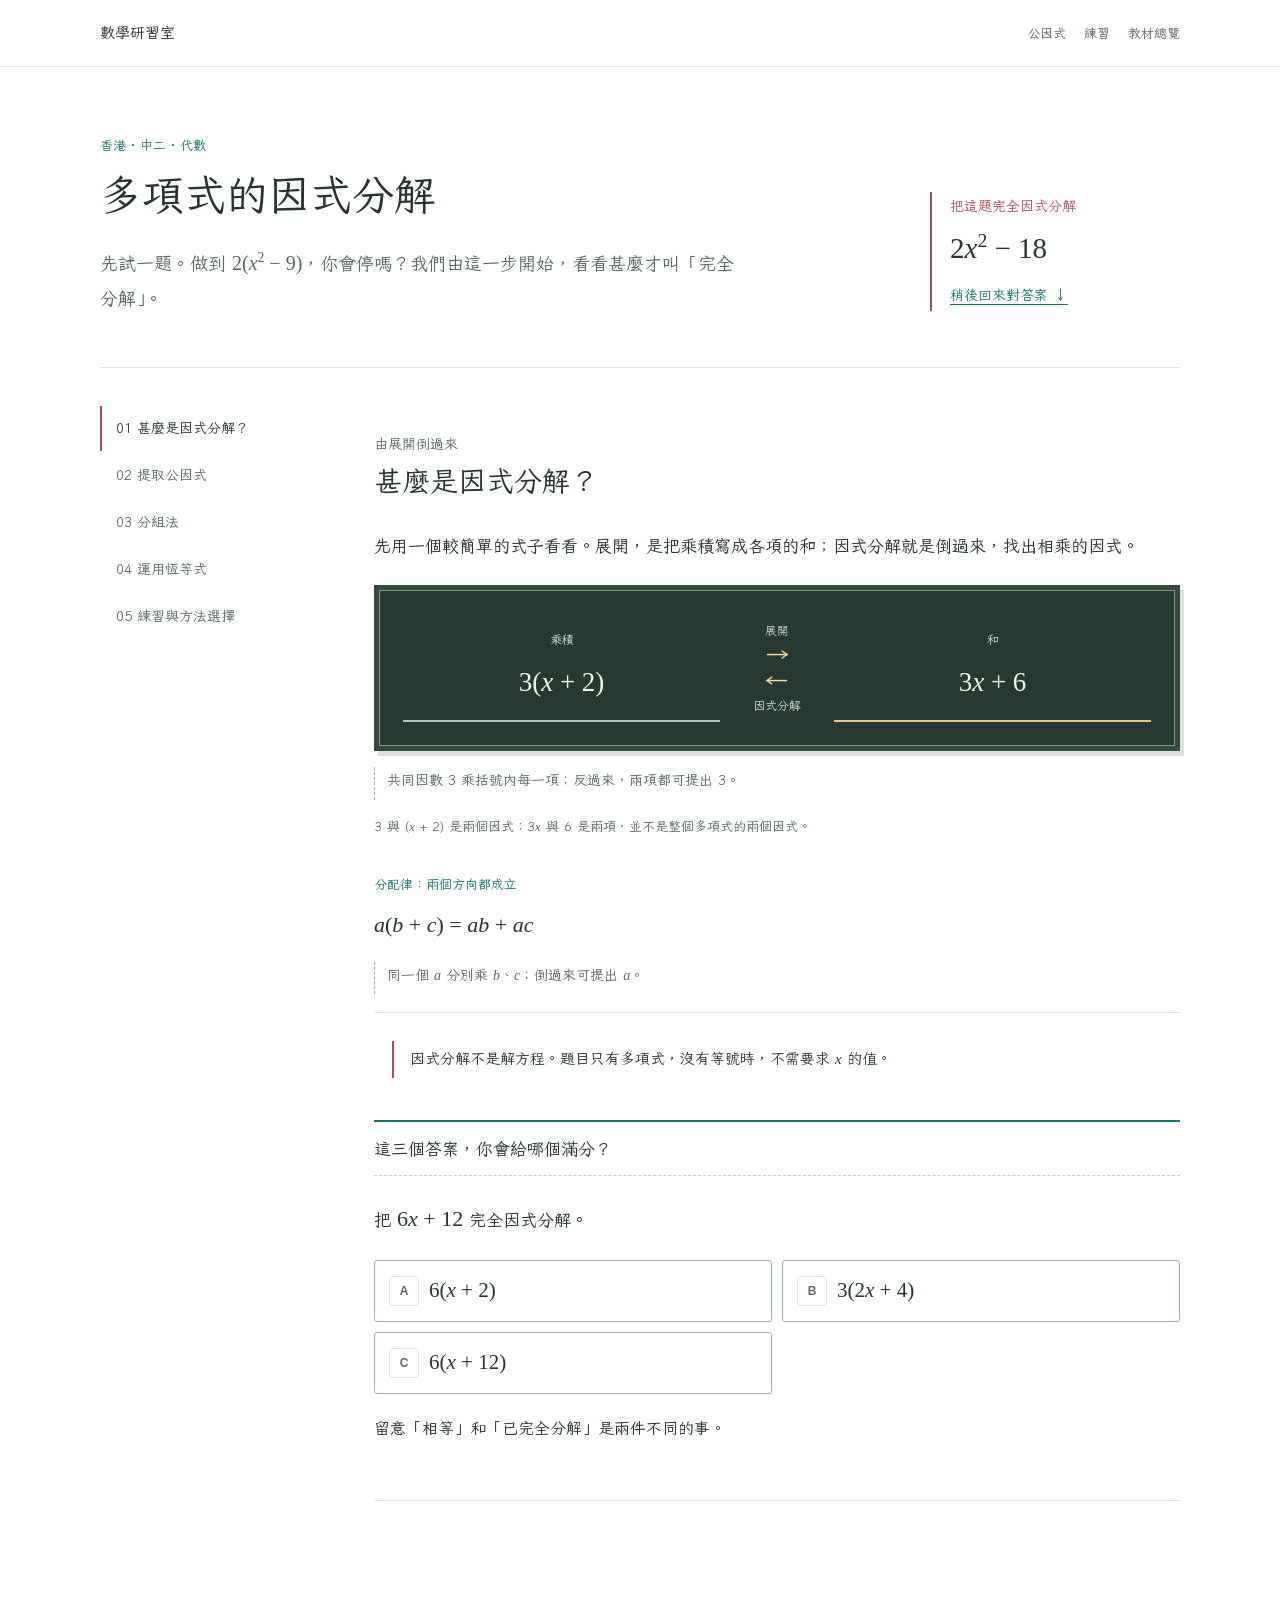
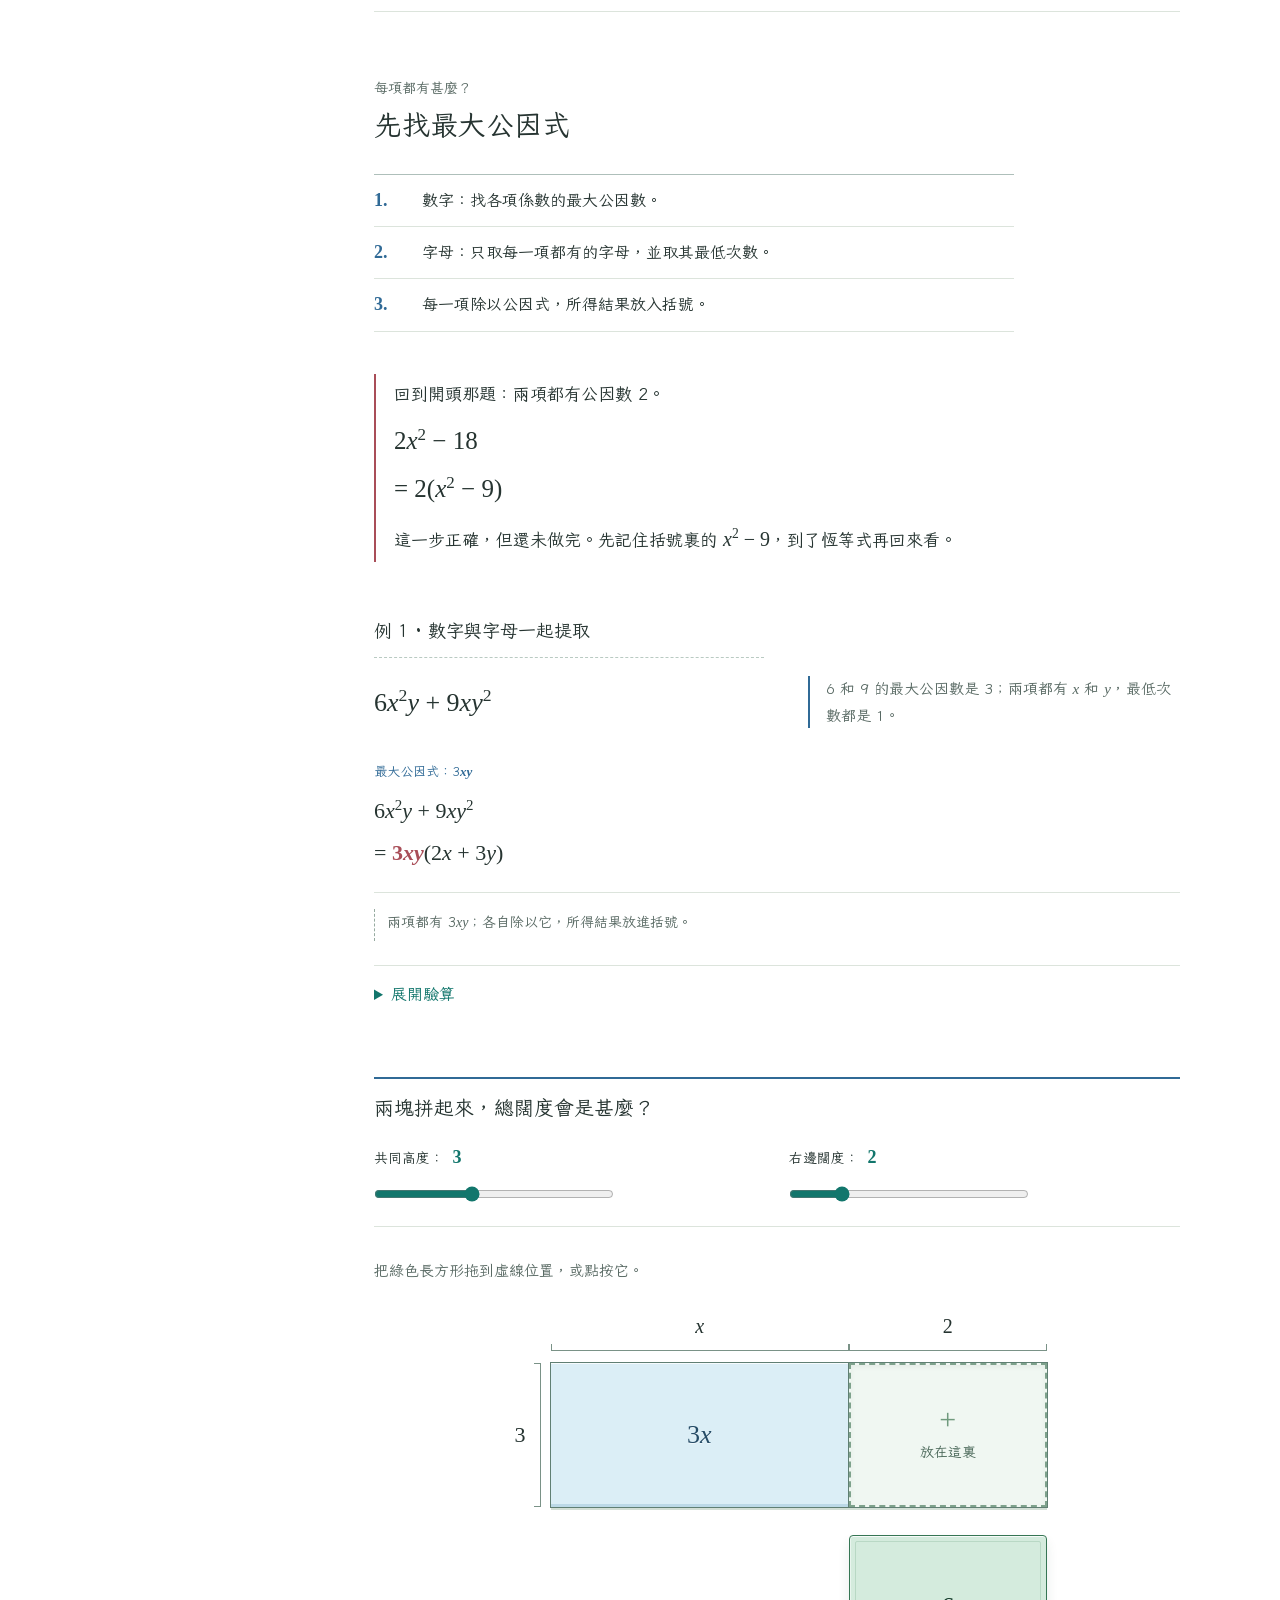
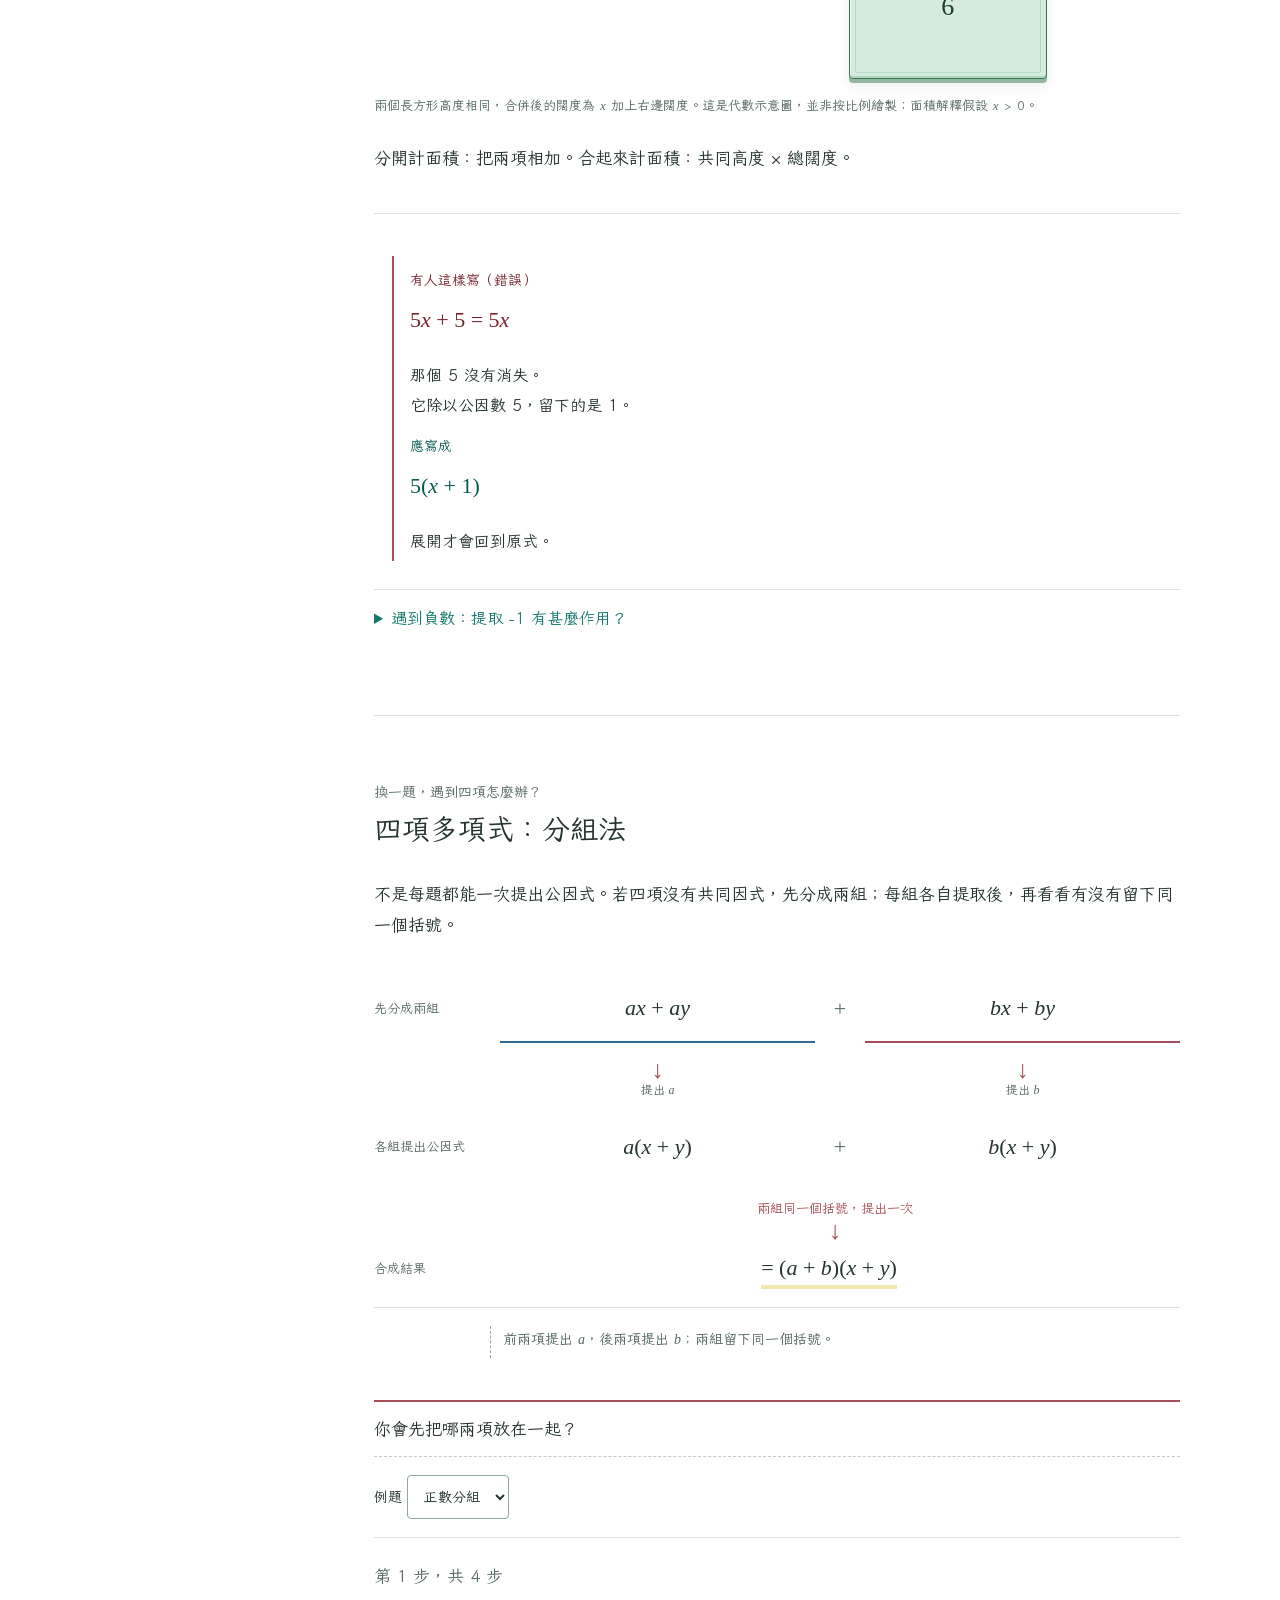
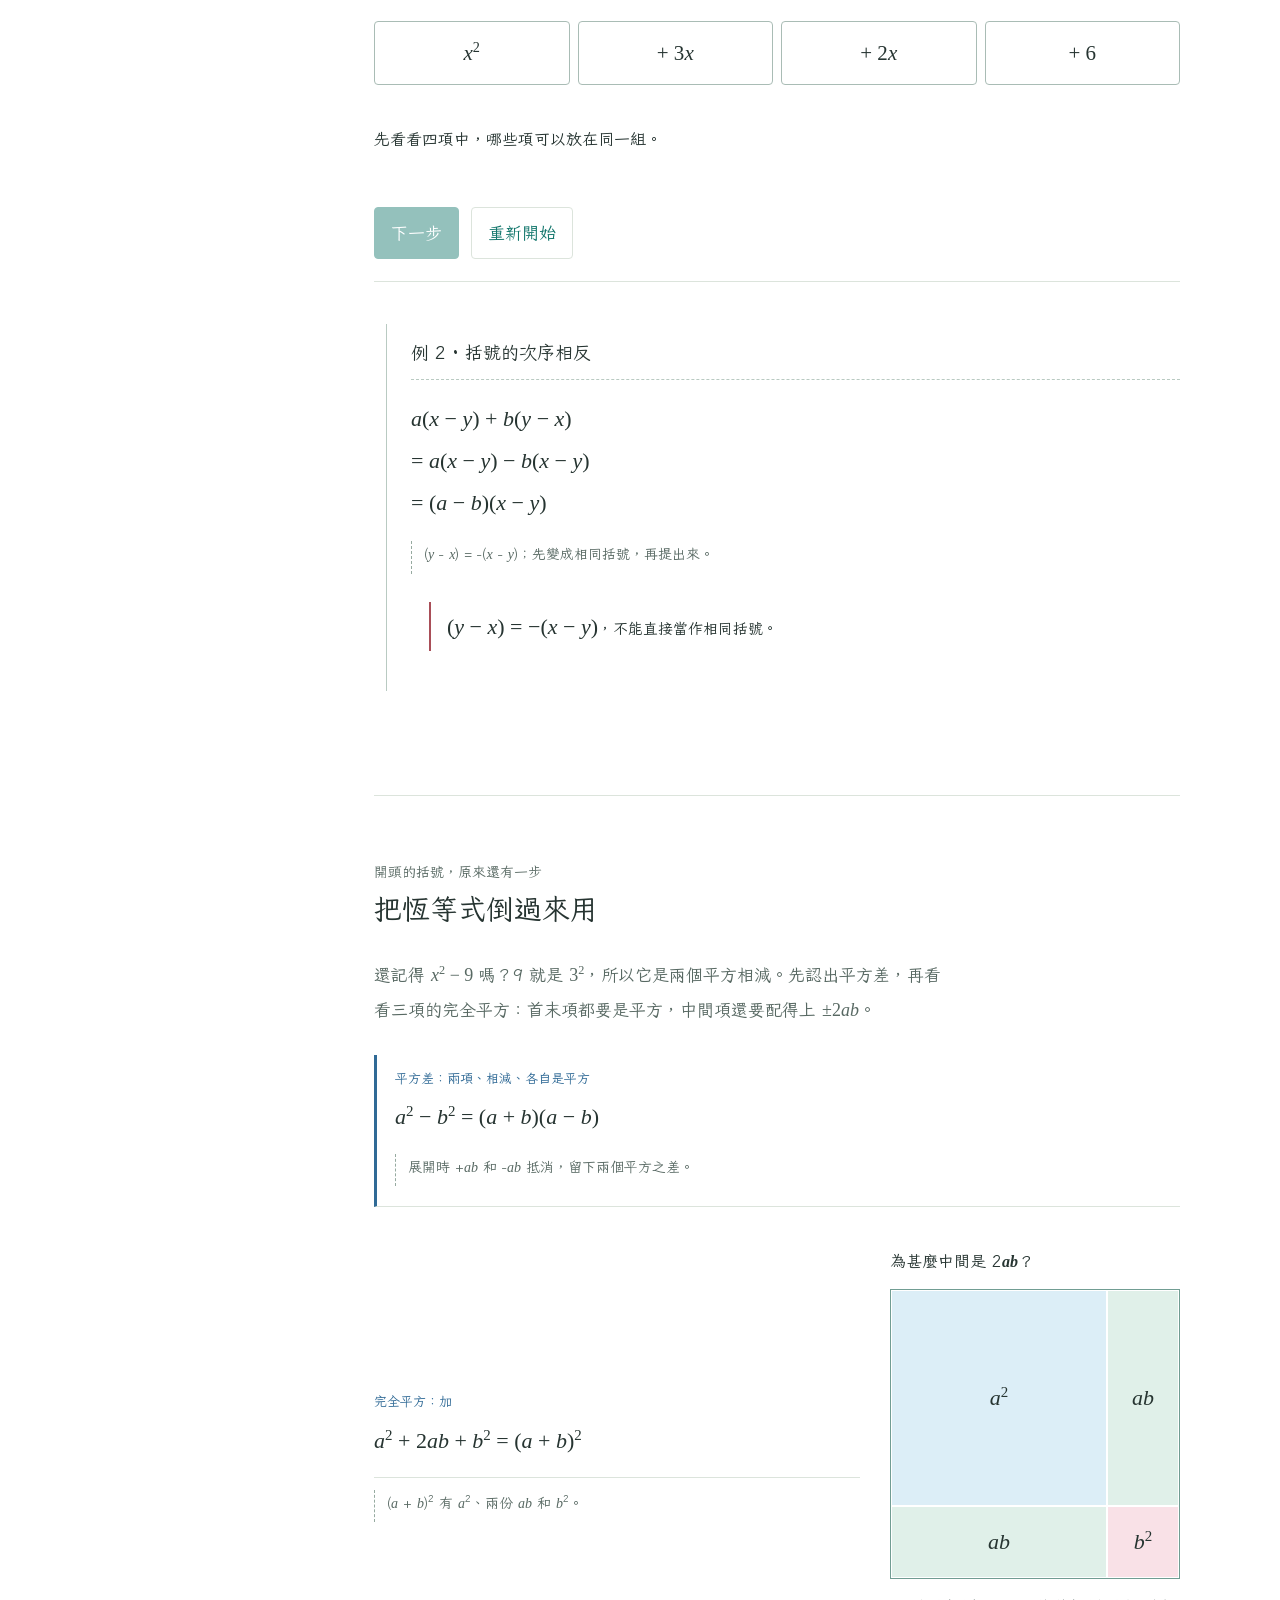
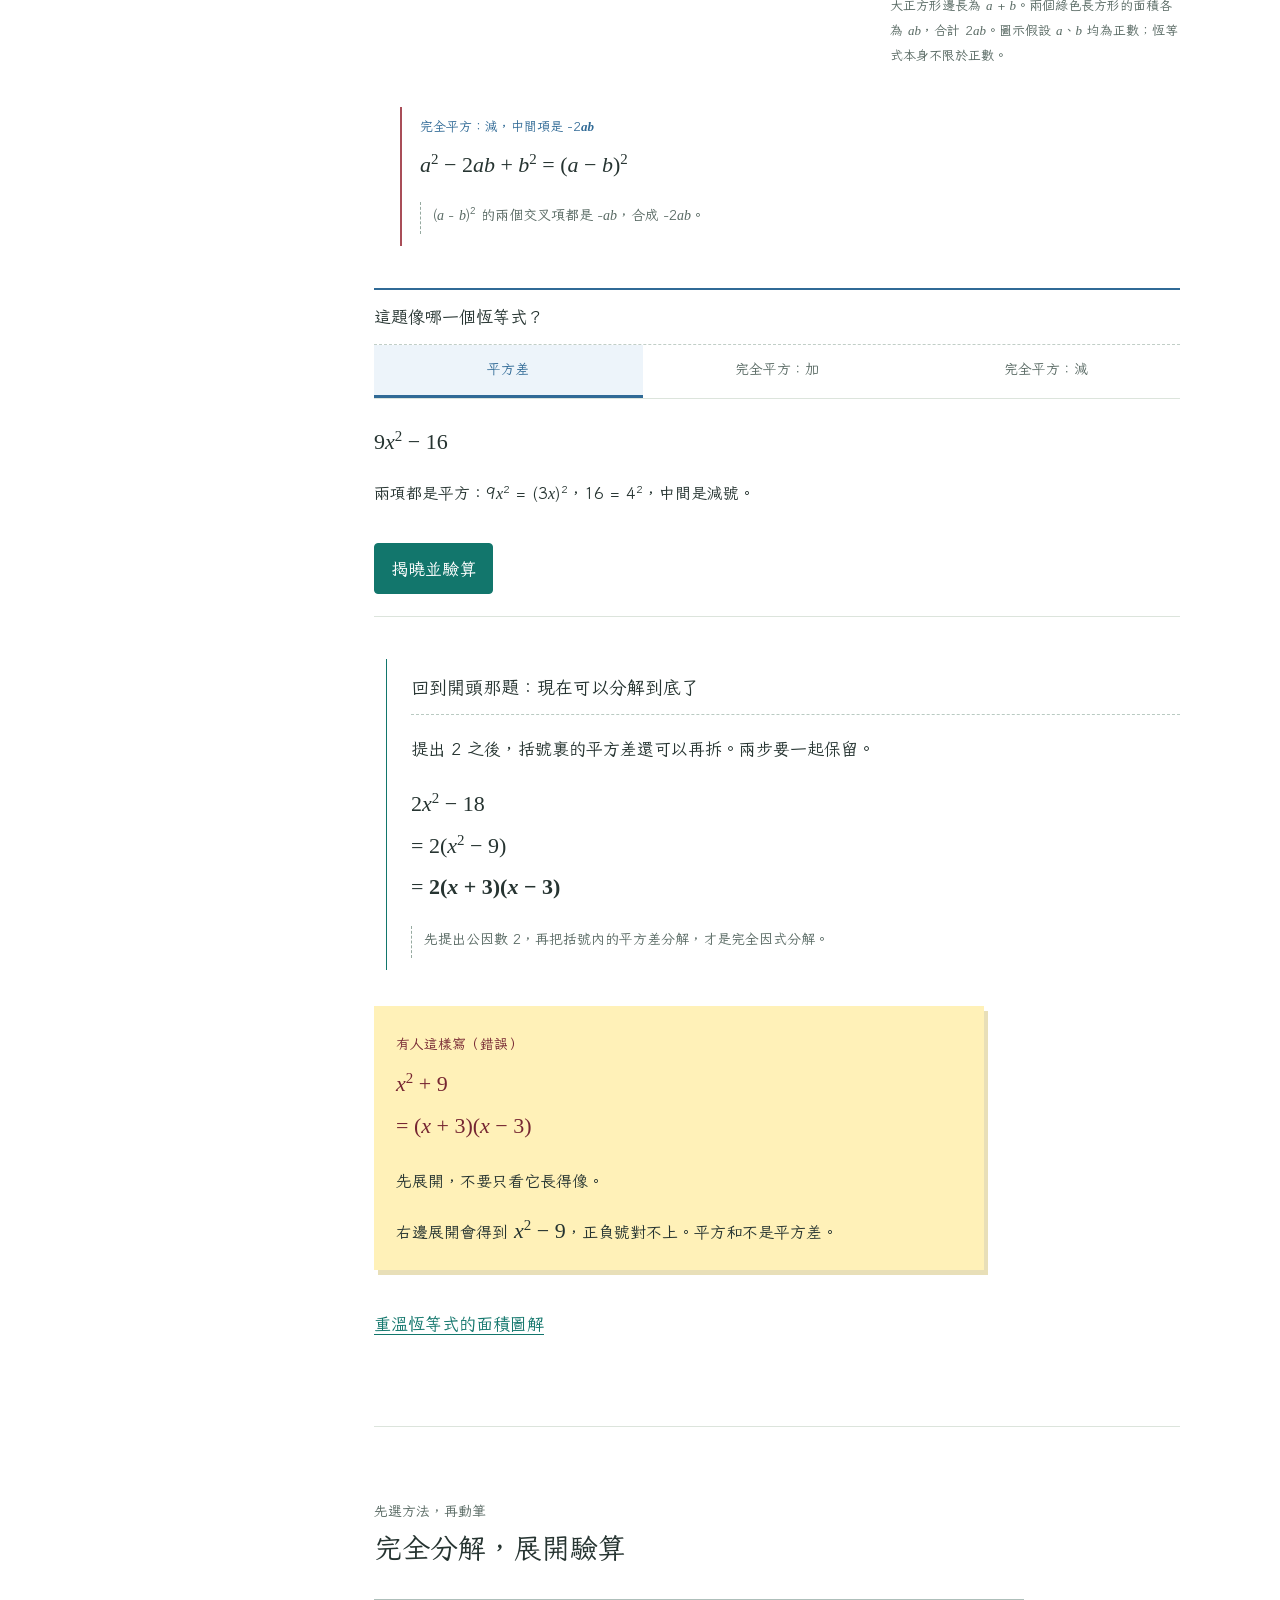
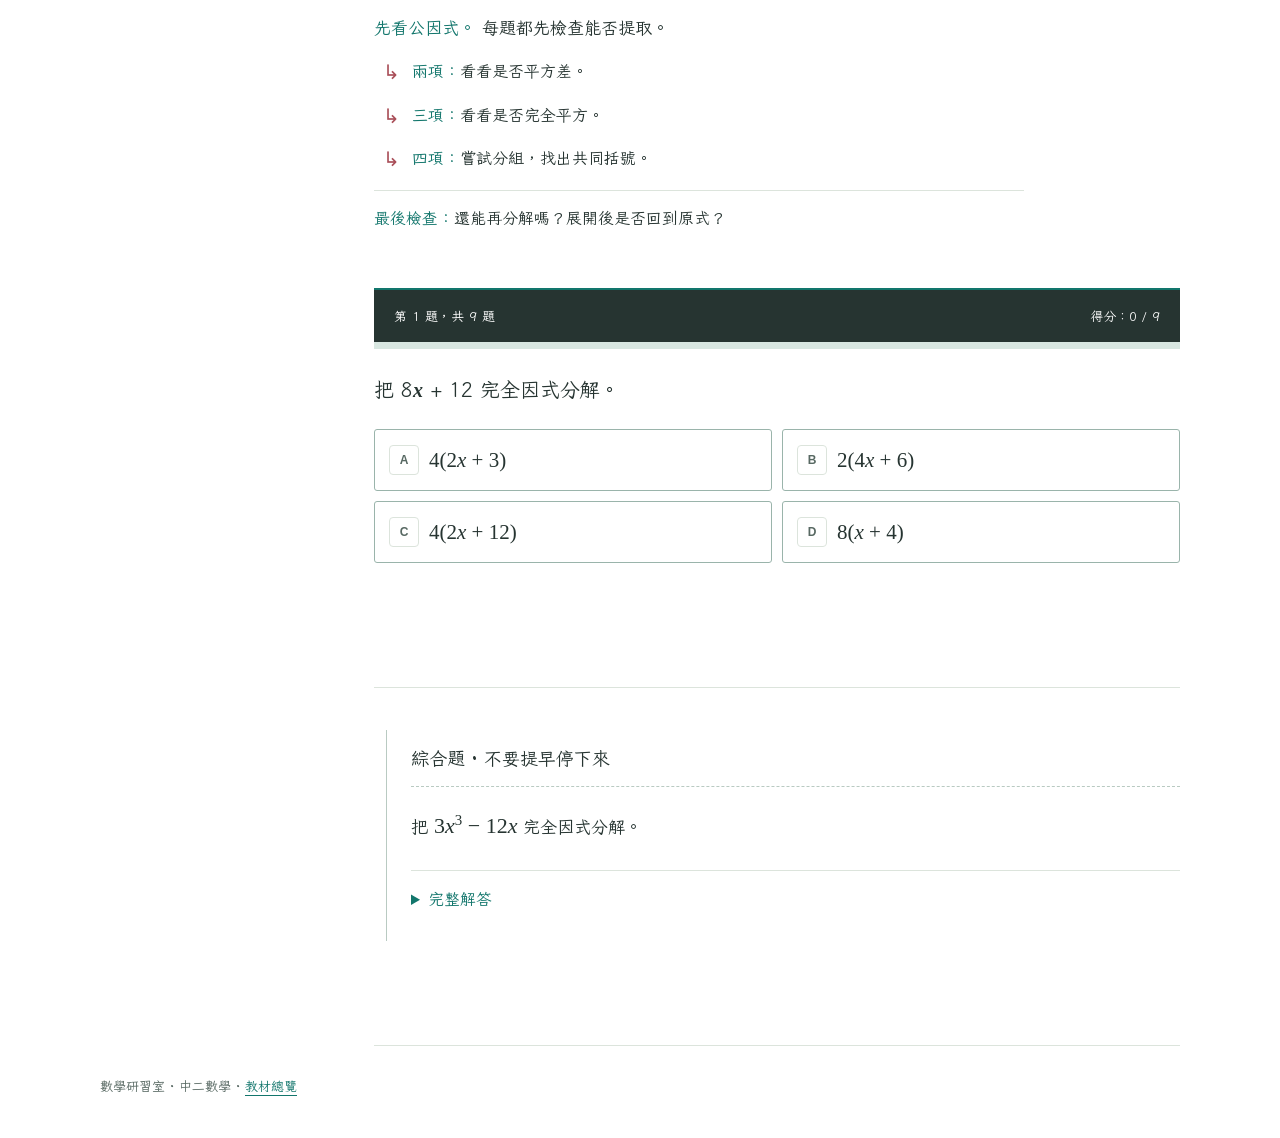
<file: factorisation-s2.html>
<!doctype html>
<html lang="zh-Hant">
<head>
  <meta charset="utf-8">
  <meta name="viewport" content="width=device-width, initial-scale=1">
  <meta name="color-scheme" content="light">
  <meta name="description" content="香港中二數學：多項式的因式分解。以面積圖、公因式、分組法及恆等式理解因式分解，附逐步例題及互動練習。">
  <title>多項式的因式分解 | 中二數學</title>
  <style>
    @font-face { font-family:Iansui; src:url("fonts/Iansui-S2.woff2") format("woff2"); font-style:normal; font-weight:400 700; font-display:swap; }
    :root { --ink:#263431; --muted:#586963; --line:#dce4dc; --teal:#12766c; --blue:#306a96; --coral:#a94e58; --pale:#e8f2e9; --surface:#f8faf7; --marker:#ffd86b; --marker-soft:#f2e8ae; --shadow:0 8px 28px #19312f0c; --hand:Iansui,"Kaiti TC","Songti TC",serif; }
    * { box-sizing:border-box; letter-spacing:0; }
    html { scroll-behavior:smooth; }
    body { margin:0; color:var(--ink); background:#fff; font:17px/1.85 var(--hand); }
    a { color:var(--teal); text-underline-offset:4px; }
    button,input,select { font:inherit; }
    button { cursor:pointer; }
    :focus-visible { outline:3px solid var(--blue); outline-offset:4px; }
    .wrap { width:min(800px,calc(100% - 36px)); margin-inline:auto; }
    .reading-progress { position:fixed; inset:0 auto auto 0; width:100%; height:3px; z-index:20; background:var(--teal); transform:scaleX(0); transform-origin:left; pointer-events:none; }
    .top { background:#fff; border-bottom:1px solid var(--line); }
    .top-inner { min-height:66px; display:flex; align-items:center; justify-content:space-between; gap:16px; }
    .brand { display:inline-flex; align-items:center; font-size:15px; font-weight:700; text-decoration:none; color:var(--ink); white-space:nowrap; }
    .top nav { display:flex; flex-wrap:wrap; gap:18px; font-size:13px; }
    .top nav a { color:var(--muted); text-decoration:none; transition:color .2s ease; }
    .top nav a:hover { color:var(--teal); }
    .intro { display:grid; grid-template-columns:minmax(0,1fr) 250px; gap:54px; align-items:end; padding:66px 0 52px; border-bottom:1px solid var(--line); }
    .opening-problem { margin:0 0 4px; padding:2px 0 2px 18px; border-left:2px solid var(--coral); }
    .opening-problem .problem-label { display:block; color:var(--coral); font-size:14px; }
    .opening-problem .math { display:block; font-size:29px; line-height:1.5; white-space:nowrap; margin:7px 0; }
    .opening-problem a { font-size:14px; }
    .eyebrow { color:var(--teal); font-size:13px; font-weight:600; margin:0 0 10px; }
    h1,h2 { font-family:var(--hand); font-weight:700; }
    h1 { font-size:42px; line-height:1.35; margin:0 0 20px; }
    .title-mark { color:var(--ink); }
    h2 { font-size:28px; line-height:1.5; margin:0; }
    h3 { font-size:20px; margin:0 0 16px; }
    h4 { font-size:16px; margin:0 0 10px; }
    p { margin:0 0 18px; }
    .lead,.muted { color:var(--muted); }
    .lead { max-width:36em; font-size:18px; margin-bottom:0; }
    .lead .math { font-size:20px; white-space:nowrap; }
    .contents { display:flex; gap:4px; overflow-x:auto; padding:10px 0; border-bottom:1px solid var(--line); background:#fff; scrollbar-width:none; }
    .contents::-webkit-scrollbar { display:none; }
    .contents a { flex:none; padding:9px 12px; border-bottom:2px solid transparent; text-decoration:none; font-size:14px; color:var(--muted); white-space:nowrap; transition:background-color .2s ease,color .2s ease,border-color .2s ease; }
    .contents a:hover { background:var(--surface); }
    .contents a[aria-current="location"] { background:transparent; border-color:var(--coral); color:var(--ink); font-weight:700; }
    section { --accent:var(--teal); --tint:#eef5ef; padding:64px 0 68px; border-bottom:1px solid var(--line); scroll-margin-top:78px; }
    #common,#identities { --accent:var(--blue); --tint:#f0f5f8; }
    #grouping { --accent:var(--coral); --tint:#fbf3f1; }
    .section-heading { margin-bottom:28px; }
    .section-heading .kicker { color:var(--muted); font-size:14px; font-weight:400; margin:0 0 2px; }
    var { font-family:Georgia,"Times New Roman",serif; font-style:italic; }
    .math { font:22px/1.9 Georgia,"Times New Roman",serif; overflow-wrap:anywhere; }
    sup { font-size:.68em; line-height:0; }
    .formula { margin:24px 0; padding:14px 0 18px 18px; background:transparent; border-left:2px solid var(--line); border-bottom:1px solid var(--line); }
    .formula-label { display:block; font:600 13px/1.5 var(--hand); color:var(--accent); margin-bottom:8px; }
    .note { margin:28px 0 28px 18px; padding:4px 0 4px 16px; border-left:2px solid var(--coral); font-size:15px; }
    .teacher-correction { font-size:16px; }
    .teacher-correction p { margin-bottom:14px; }
    .teacher-correction p:last-child { margin-bottom:0; }
    .correction-row { margin:8px 0 20px; }
    .correction-label { display:block; color:#762632; font-size:14px; font-weight:700; }
    .correction-row .math { display:block; margin-top:5px; }
    .teacher-correction del { color:#762632; text-decoration:none; }
    .teacher-correction ins { color:#075b4f; text-decoration:none; }
    .correction-row--right .correction-label { color:#075b4f; }
    .thread-note { max-width:650px; margin:22px 0 40px; padding:4px 0 4px 18px; border-left:2px solid var(--coral); }
    .thread-note .math { display:block; margin:8px 0; font-size:25px; }
    .thread-note .inline-math { display:inline; font-size:20px; }
    .thread-note p { margin:0; }
    .example.story-solution { border-left-color:var(--teal); scroll-margin-top:90px; }
    #identities > .note { width:min(100%,610px); margin:36px 0 38px 0; padding:18px 22px; border:0; background:#fff1b8; box-shadow:4px 5px 0 #e8dfb8; }
    #identities > .note .math { white-space:nowrap; }
    .example { padding:12px 0 12px 24px; margin:36px 0 36px 12px; border-left:1px solid #b9cac2; }
    .example h3 { color:var(--ink); font-size:18px; padding-bottom:10px; margin-bottom:18px; border-bottom:1px dashed #b9cac2; }
    .steps { max-width:640px; margin:24px 0 42px; padding:0; list-style:none; counter-reset:step; border-top:1px solid #aebfba; }
    .steps li { counter-increment:step; display:grid; grid-template-columns:36px minmax(0,1fr); gap:12px; padding:12px 0; border-bottom:1px solid var(--line); font-size:16px; line-height:1.7; }
    .steps li::before { content:counter(step) "."; color:var(--blue); font:700 18px/1.5 Georgia,serif; }
    details { margin-top:24px; border-top:1px solid var(--line); }
    summary { cursor:pointer; color:var(--teal); font-size:16px; font-weight:600; padding:14px 24px 14px 0; position:relative; }
    summary::marker { color:var(--teal); }
    details[open] summary { border-bottom:1px solid var(--line); }
    details > div { padding:16px 0 2px; }
    .tool { margin:42px 0; border:0; border-top:2px solid var(--accent); border-bottom:1px solid var(--line); border-radius:0; background:#fff; }
    .tool-heading { margin:0; padding:14px 0; border-bottom:1px dashed #c1cec7; font-size:17px; line-height:1.5; }
    .tool-body { padding:22px 0; }
    .controls { display:flex; gap:20px; align-items:end; flex-wrap:wrap; padding:18px 0; border-bottom:1px solid var(--line); }
    label { display:block; font-weight:600; font-size:14px; }
    select { max-width:100%; min-height:44px; padding:8px 12px; border:1px solid #8ea8a1; border-radius:4px; color:var(--ink); background:white; }
    input[type=range] { max-width:100%; width:180px; min-height:28px; accent-color:var(--teal); cursor:pointer; }
    output { display:inline-block; min-width:2ch; text-align:center; color:var(--teal); font-weight:750; }
    .actions { display:flex; flex-wrap:wrap; gap:12px; margin-top:18px; }
    .primary,.secondary { min-height:44px; padding:9px 16px; border-radius:4px; }
    .primary { border:1px solid var(--teal); color:white; background:var(--teal); }
    .secondary { border:1px solid var(--line); color:var(--teal); background:white; }
    .primary,.secondary { transition:background-color .2s ease,border-color .2s ease,transform .2s ease,box-shadow .2s ease; }
    .primary:hover:not(:disabled),.secondary:hover:not(:disabled) { transform:translateY(-2px); box-shadow:0 4px 10px #19312f18; }
    .primary:hover:not(:disabled) { background:#09665e; }
    .secondary:hover:not(:disabled) { background:var(--pale); border-color:#8ea8a1; }
    .primary:active:not(:disabled),.secondary:active:not(:disabled) { transform:translateY(0); box-shadow:none; }
    button:disabled { cursor:default; }
    .primary:disabled,.secondary:disabled { opacity:.45; }
    .feedback { min-height:64px; margin:16px 0 0; font-size:16px; }
    .feedback[data-state] { min-height:0; padding:10px 14px; border-left:3px solid var(--blue); background:#edf4fa; }
    .feedback[data-state=hint] { border-color:var(--coral); background:#fff4f5; }
    .feedback[data-state=success] { border-color:var(--teal); background:var(--pale); }
    .feedback[data-state=answer] { border-color:var(--blue); background:#edf4fa; }
    .diagram { margin:24px 0; }
    figcaption { font-size:13px; color:var(--muted); margin-top:14px; }
    .reverse-flow { display:grid; grid-template-columns:1fr 90px 1fr; gap:12px; align-items:center; text-align:center; padding:24px; border:5px solid #354b3d; background:#263a32; color:#f4f4e8; box-shadow:inset 0 0 0 1px #849a85,4px 5px 0 #dce4d9; }
    .reverse-flow .math { padding:18px 8px 12px; border-bottom:2px solid #a6c7ba; font-size:27px; }
    .reverse-flow .math::before { content:"乘積"; display:block; margin-bottom:8px; color:#cedbd0; font:600 12px/1.4 var(--hand); }
    .reverse-flow .math:last-child { border-color:#e7c788; }
    .reverse-flow .math:last-child::before { content:"和"; }
    .flow-arrows { font-size:12px; color:#cedbd0; }
    .flow-arrows strong { display:block; font-size:24px; line-height:1.1; color:#f5d999; }
    .reverse-flow .math-hotspot:hover:not(.is-origin):not(.is-related) { color:#f5d999; }
    .reverse-flow .math-hotspot:focus-visible { outline-color:#f5d999; }
    .law-line { border:0; padding:12px 0 18px; margin:24px 0; border-bottom:1px solid var(--line); }
    .law-line > .formula-label { margin-bottom:10px; }
    .factor-token { color:var(--coral); font-weight:700; }
    .math-hotspot,.math-part { border-radius:2px; transition:background-color .18s ease,box-shadow .18s ease,color .18s ease; -webkit-box-decoration-break:clone; box-decoration-break:clone; }
    .math-hotspot { cursor:pointer; }
    .math-hotspot:hover { color:var(--teal); }
    .math-hotspot.is-related,.math-part.is-related { color:#253b34; background:#fff2bd; box-shadow:inset 0 -.62em var(--marker),0 2px 0 #c9952f; animation:math-link-in .28s ease both; }
    .math-hotspot.is-origin { color:#93434c; background:#fff6f2; outline:2px solid #c87876; outline-offset:2px; border-radius:46% 38% 51% 40%; box-shadow:none; }
    .math-hotspot:focus-visible { outline:2px solid var(--blue); outline-offset:4px; }
    .math-guide-caption { min-height:2.3em; margin:16px 0 0; padding:2px 0 2px 12px; border-left:1px dashed #96aaa0; color:var(--muted); font:14px/1.65 var(--hand); }
    .math-guide-caption.is-active { color:var(--ink); border-color:var(--coral); }
    @keyframes math-link-in { from { box-shadow:inset 0 0 var(--marker),0 0 0 transparent; } to { box-shadow:inset 0 -.62em var(--marker),0 2px 0 #c9952f; } }
    .grouping-work { margin:32px 0 42px; padding:0; border:0; background:none; }
    .group-work-row,.group-work-bridge { display:grid; grid-template-columns:116px minmax(0,1fr) 30px minmax(0,1fr); gap:10px; align-items:center; }
    .group-work-row { min-height:72px; }
    .group-step { align-self:center; color:var(--muted); font:600 13px/1.5 var(--hand); }
    .group-cluster { min-width:0; padding:12px 4px 13px; text-align:center; white-space:nowrap; border-bottom:2px solid var(--blue); }
    .group-cluster--second { border-color:var(--coral); }
    .group-work-operator { color:var(--muted); text-align:center; }
    .group-work-bridge { min-height:66px; color:var(--muted); }
    .group-work-bridge span { align-self:center; text-align:center; font:12px/1.4 var(--hand); }
    .group-work-bridge span:first-child { grid-column:2; }
    .group-work-bridge span:last-child { grid-column:4; }
    .group-work-bridge span::before { content:"↓"; display:block; color:var(--accent); font:25px/1 Georgia,serif; }
    .group-work-factored .group-cluster { border-bottom:0; }
    .group-work-merge { display:flex; flex-direction:column; align-items:center; margin:16px 0 0 116px; color:var(--coral); font:600 13px/1.5 var(--hand); }
    .group-work-merge .group-down { font:25px/1 Georgia,serif; }
    .group-work-result { display:grid; grid-template-columns:116px minmax(0,1fr); align-items:baseline; padding:4px 12px 18px 0; border-bottom:1px solid var(--line); }
    .group-work-result .group-answer { justify-self:center; }
    .group-work-result .group-answer { display:inline-block; min-width:0; box-shadow:inset 0 -.18em var(--marker-soft); }
    .grouping-work > .math-guide-caption { margin:18px 0 0 116px; }
    .common-inspection { display:grid; grid-template-columns:minmax(0,1.1fr) minmax(0,1fr); gap:24px; align-items:center; margin:18px 0 22px; }
    .common-inspection .math { margin:0; font-size:26px; }
    .common-inspection .observation { margin:0; padding-left:16px; border-left:2px solid var(--blue); color:var(--muted); font-size:15px; line-height:1.7; }
    .common-working { margin:10px 0 0; padding:12px 0 18px; border:0; border-bottom:1px solid var(--line); }
    .common-working .formula-label { color:var(--blue); }
    #common .example { border-left:0; padding-left:0; margin-left:0; }
    #common .example h3 { max-width:390px; }
    .identity-lead { max-width:34em; margin:0 0 28px; color:var(--muted); }
    .identity-lead .math { font-size:18px; white-space:nowrap; }
    .identity-difference { border-left:3px solid var(--blue); padding:14px 0 20px 18px; }
    .identity-square { display:grid; grid-template-columns:minmax(0,1fr) 290px; gap:0 30px; align-items:center; margin:40px 0; }
    .identity-square > .formula { grid-column:1; align-self:end; border-left:0; margin:0; padding:0 0 15px; }
    .identity-square > .math-guide-caption { grid-column:1; align-self:start; margin:12px 0 0; }
    .identity-square > .diagram { grid-column:2; grid-row:1 / span 2; margin:0; }
    .identity-square .diagram h3 { font-size:16px; margin:0 0 12px; }
    .identity-square .square-stage { margin:0 auto; }
    .identity-minus { margin-top:36px; margin-left:26px; padding:10px 0 12px 18px; border-color:var(--coral); border-bottom:0; }
    #area-tool .tool-heading { border-bottom:0; font-size:20px; }
    #area-tool .controls { display:grid; grid-template-columns:repeat(2,minmax(0,1fr)); gap:24px; padding-top:8px; }
    #area-tool input[type=range] { display:block; width:100%; max-width:240px; margin:8px 0 0; }
    #area-tool output { margin-left:4px; font:700 18px/1.4 Georgia,serif; }
    #area-tool .diagram { margin-top:8px; }
    .factor-tile-stage { width:min(100%,540px); margin:26px auto 0; }
    .tile-widths { display:grid; grid-template-columns:3fr 2fr; text-align:center; padding-left:44px; font:20px/1.5 Georgia,serif; margin-bottom:12px; }
    .tile-widths > span { position:relative; padding-bottom:10px; }
    .tile-widths > span::after { content:""; position:absolute; bottom:0; left:0; right:0; height:6px; border:1px solid #7a9287; border-top:0; }
    .tile-layout { display:grid; grid-template-columns:34px minmax(0,1fr); gap:10px; align-items:stretch; }
    .tile-height { position:relative; display:grid; place-items:center; padding-right:8px; }
    .tile-height::after { content:""; position:absolute; top:0; bottom:0; right:0; width:6px; border:1px solid #7a9287; border-left:0; }
    .tile-board,.tile-tray { display:grid; grid-template-columns:3fr 2fr; height:144px; }
    .tile-board { outline:1px solid #607f73; background:#f5f9f6; box-shadow:0 3px 0 #d3dfd6; }
    .tile-region { display:flex; align-items:center; justify-content:center; font:26px Georgia,serif; text-shadow:0 1px 0 #ffffff90; }
    #area-left { background:#dbeef6; color:#254c67; border-right:1px solid #607f73; box-shadow:inset 0 1px 0 #ffffffc0,inset 0 -3px 0 #bcd9e7; }
    #area-slot { display:grid; place-items:center; min-width:0; background:#f0f7f2; border:2px dashed #7ea28c; color:#486657; font-size:14px; box-shadow:inset 0 2px 5px #284b3510; transition:background-color .2s ease,border-color .2s ease,box-shadow .2s ease; }
    #area-slot > span { text-align:center; }
    #area-slot > span::before { content:"+"; display:block; margin-bottom:6px; color:#709a7e; font:30px/1 Georgia,serif; }
    #area-slot.is-over { background:#d5eddf; border-color:#267254; box-shadow:inset 0 0 0 3px #26725425; }
    #area-slot.filled { border:0; background:#d4ebdd; box-shadow:none; }
    .tile-tray { width:calc(100% - 44px); margin:28px 0 0 44px; }
    #area-right { position:relative; grid-column:2; width:100%; height:100%; padding:0; border:1px solid #367654; border-radius:4px; background:#d4ebdd; color:#173f2d; box-shadow:inset 0 1px 0 #ffffffd0,inset 1px 0 0 #ffffff80,inset 0 -2px 0 #b3d4bd,0 4px 0 #94b89f,0 7px 12px #244b3518; touch-action:none; user-select:none; cursor:grab; transition:background-color .2s ease,box-shadow .2s ease; }
    #area-right::before { content:""; position:absolute; inset:5px; border:1px solid #4d8c6333; border-radius:2px; pointer-events:none; }
    #tile-tray #area-right:hover { background:#c9e7d5; box-shadow:inset 0 1px 0 #ffffffd0,inset 0 -2px 0 #b3d4bd,0 4px 0 #87b095,0 10px 16px #244b3524; }
    #tile-tray #area-right.is-dragging { box-shadow:inset 0 1px 0 #ffffffd0,inset 0 -2px 0 #b3d4bd,0 4px 0 #87b095,0 16px 24px #244b3538; cursor:grabbing; }
    #area-right:active { cursor:grabbing; }
    #area-slot #area-right { grid-column:1; border:0; border-radius:0; box-shadow:inset 0 1px 0 #ffffffc0,inset 0 -3px 0 #b8d8c1; cursor:default; }
    #area-slot #area-right::before { border-color:#4d8c6320; }
    .tile-region { transition:background-color .28s ease; }
    .tile-prompt { margin:0 0 14px; color:var(--muted); font-size:15px; }
    .tile-prompt[data-state=success] { color:var(--teal); font-weight:650; }
    .tile-prompt[data-state=hint] { color:var(--coral); }
    .tile-actions { margin:12px 0 0; }
    .group-stage { min-height:100px; padding:12px 0; }
    .group-terms { display:grid; grid-template-columns:repeat(4,minmax(0,1fr)); gap:8px; }
    .group-term { min-height:64px; min-width:0; padding:8px 3px; border:1px solid #a9bcb5; border-radius:4px; background:#fff; color:var(--ink); font:21px Georgia,serif; white-space:nowrap; transition:background-color .18s ease,border-color .18s ease,transform .18s ease,box-shadow .18s ease; }
    .group-term:hover { background:#edf4fa; }
    .group-term[aria-pressed=true] { border:2px solid var(--blue); background:#edf4fa; transform:translateY(-2px); box-shadow:0 4px 10px #286d9e1c; }
    .group-pair { color:var(--blue); }
    .group-pair.second { color:var(--coral); }
    .identity-tabs { display:flex; flex-wrap:wrap; gap:0; border-bottom:1px solid var(--line); }
    .identity-tabs button { flex:1; min-width:120px; padding:12px 8px; border:0; border-bottom:3px solid transparent; background:white; color:var(--muted); font-size:14px; transition:background-color .2s ease,color .2s ease,border-color .2s ease; }
    .identity-tabs button:hover:not([aria-pressed=true]) { background:#f6f8f7; }
    .identity-tabs button[aria-pressed=true] { color:var(--blue); background:#edf4fa; border-bottom-color:var(--blue); }
    #identity-answer { border-color:var(--teal); background:var(--pale); }
    .square-stage { width:min(100%,290px); aspect-ratio:1; display:grid; grid-template-columns:3fr 1fr; grid-template-rows:3fr 1fr; margin:20px auto; border:1px solid #719d93; }
    .square-stage > div { display:grid; place-items:center; border:1px solid white; font:22px Georgia,serif; background:#dceef7; }
    .square-stage > div:nth-child(2),.square-stage > div:nth-child(3) { background:#e0f0e9; }
    .square-stage > div:last-child { background:#f9e1e7; }
    .quiz-head { display:flex; gap:16px; justify-content:space-between; padding:14px 20px; background:var(--ink); color:white; font-size:13px; font-weight:650; }
    .choices { display:grid; grid-template-columns:repeat(2,minmax(0,1fr)); gap:10px; margin:20px 0; }
    .choice { position:relative; min-height:62px; border:1px solid #9ab4ab; border-radius:3px; background:white; color:var(--ink); padding:10px 14px 10px 54px; text-align:left; font:21px/1.5 Georgia,serif; overflow-wrap:anywhere; transition:background-color .24s ease,border-color .24s ease,box-shadow .24s ease,transform .2s ease; }
    .choice::before { content:attr(data-choice-label); position:absolute; left:14px; top:50%; transform:translateY(-50%); display:grid; place-items:center; width:28px; height:28px; border:1px solid var(--line); border-radius:4px; color:var(--muted); font:700 12px/1 -apple-system,BlinkMacSystemFont,sans-serif; }
    .choice:hover:not(:disabled) { background:var(--pale); transform:translateY(-2px); box-shadow:0 4px 12px #19312f12; }
    .choice.correct { border:2px solid var(--teal); background:var(--pale); }
    .choice.wrong { border:2px solid var(--coral); background:#fff0f3; }
    .choice.try-again { border-color:var(--coral); background:#fff7f8; }
    .choice.correct { box-shadow:inset 0 0 0 2px #fff; }
    .choice.correct::before { content:"✓"; border-color:var(--teal); background:var(--teal); color:#fff; font-size:17px; }
    .choice.wrong::before,.choice.try-again::before { border-color:var(--coral); color:var(--coral); }
    .quiz-progress { width:100%; height:7px; border:0; display:block; appearance:none; background:#d8e7e1; }
    .quiz-progress::-webkit-progress-bar { background:#d8e7e1; }
    .quiz-progress::-webkit-progress-value { background:var(--teal); transition:width .35s cubic-bezier(.2,.7,.2,1); }
    .quiz-progress::-moz-progress-bar { background:var(--teal); }
    .method-list { max-width:650px; padding:0; margin:30px 0 42px; list-style:none; border-top:1px solid #aebfba; }
    .method-list li { padding:8px 0; font-size:16px; line-height:1.7; }
    .method-list li:first-child { padding-top:14px; font-size:17px; }
    .method-list li:nth-child(2),.method-list li:nth-child(3),.method-list li:nth-child(4) { position:relative; padding-left:38px; }
    .method-list li:nth-child(2)::before,.method-list li:nth-child(3)::before,.method-list li:nth-child(4)::before { content:"↳"; position:absolute; left:9px; color:var(--coral); font:20px/1.4 Georgia,serif; }
    .method-list li:last-child { margin-top:10px; padding:14px 0; border-top:1px solid var(--line); }
    .method-list strong { color:var(--teal); }
    #practice { padding-top:72px; }
    .scroll-enter { animation:arrive .5s cubic-bezier(.2,.7,.2,1) both; }
    @keyframes arrive { from { opacity:0; transform:translateY(10px); } to { opacity:1; transform:translateY(0); } }
    [hidden] { display:none!important; }
    footer { padding:28px 0 40px; color:var(--muted); font-size:13px; }
    @media(min-width:1100px) {
      .top .wrap,footer.wrap { width:min(1080px,calc(100% - 64px)); }
      main.wrap { width:min(1080px,calc(100% - 64px)); display:grid; grid-template-columns:210px minmax(0,1fr); column-gap:64px; }
      .intro { grid-column:1 / -1; }
      .contents { grid-column:1; grid-row:2 / span 5; position:sticky; top:24px; align-self:start; display:grid; overflow:visible; grid-template-columns:1fr; gap:2px; border:0; padding:38px 0 0; background:transparent; }
      .contents a { white-space:normal; border-left:2px solid transparent; border-bottom:0; line-height:1.5; padding:12px 12px 12px 14px; }
      main > section { grid-column:2; }
      main > section { scroll-margin-top:20px; }
    }
    @media(max-width:1099px) {
      .contents { position:sticky; top:0; z-index:10; width:calc(100% + 36px); margin-inline:-18px; padding:10px 18px; box-shadow:0 3px 10px #19312f08; }
    }
    @media(max-width:760px) {
      .intro { grid-template-columns:1fr; gap:24px; }
      .opening-problem { width:100%; margin:0; }
      .identity-square { grid-template-columns:1fr; }
      .identity-square > .formula,.identity-square > .math-guide-caption,.identity-square > .diagram { grid-column:1; }
      .identity-square > .diagram { grid-row:auto; margin:24px 0 0; }
    }
    @media(max-width:640px) {
      h1 { font-size:32px; } h2 { font-size:24px; }
      .brand { font-size:14px; }
      .top nav { gap:10px; font-size:12px; }
      .top-inner { flex-wrap:wrap; padding-block:12px; }
      .intro { padding:32px 0 28px; gap:18px; }
      .opening-problem .math { font-size:27px; }
      .lead { font-size:16px; }
      .example { margin-left:0; padding-left:16px; }
      .note { margin-left:0; }
      .tool-body { padding:18px 0; }
      .controls { padding:14px 0; }
      .math { font-size:20px; }
      .reverse-flow { grid-template-columns:minmax(0,1fr); gap:8px; }
      .reverse-flow { padding:16px; }
      .reverse-flow .math { font-size:24px; }
      .flow-arrows { display:flex; justify-content:center; align-items:center; gap:12px; }
      .flow-arrows strong { transform:rotate(90deg); }
      .common-inspection { grid-template-columns:1fr; gap:14px; }
      .common-inspection .math { font-size:23px; }
      .identity-minus { margin-left:0; }
      .choices { grid-template-columns:1fr; }
      .group-terms { grid-template-columns:repeat(2,minmax(0,1fr)); }
      .choice { min-height:58px; }
      .group-work-row,.group-work-bridge { grid-template-columns:minmax(0,1fr) 20px minmax(0,1fr); gap:5px; }
      .group-work-row .group-step { grid-column:1 / -1; margin-bottom:2px; }
      .group-work-bridge span:first-child { grid-column:1; }
      .group-work-bridge span:last-child { grid-column:3; }
      .group-cluster { padding-inline:0; }
      .group-work-merge { margin-left:0; }
      .group-work-result { grid-template-columns:1fr; padding-bottom:12px; }
      .group-work-result .group-step { display:block; margin-bottom:10px; }
      .grouping-work > .math-guide-caption { margin-left:0; }
    }
    @media(prefers-reduced-motion:reduce) { html { scroll-behavior:auto; } *,*::before,*::after { animation-duration:.01ms!important; transition-duration:.01ms!important; } .scroll-enter { animation:none; } }
    @media print { .top,.contents,.controls,.actions,.quiz { display:none; } main.wrap { display:block; width:100%; } .scroll-enter { animation:none; } section { padding:18px 0; } .reverse-flow { background:white; color:var(--ink); border:1px solid var(--line); box-shadow:none; } .reverse-flow .math::before,.flow-arrows { color:var(--muted); } .flow-arrows strong { color:var(--coral); } }
  </style>
</head>
<body>
  <div class="reading-progress" id="reading-progress" aria-hidden="true"></div>
  <header class="top"><div class="wrap top-inner"><a class="brand" href="index.html">數學研習室</a><nav aria-label="主要導覽"><a href="#common">公因式</a><a href="#practice">練習</a><a href="index.html">教材總覽</a></nav></div></header>
  <main class="wrap">
    <div class="intro"><div class="intro-copy"><p class="eyebrow">香港 · 中二 · 代數</p><h1>多項式的<span class="title-mark">因式分解</span></h1><p class="lead">先試一題。做到 <span class="math">2(<var>x</var><sup>2</sup> − 9)</span>，你會停嗎？我們由這一步開始，看看甚麼才叫「完全分解」。</p></div><aside class="opening-problem" aria-label="開場題目"><span class="problem-label">把這題完全因式分解</span><span class="math">2<var>x</var><sup>2</sup> − 18</span><a href="#story-solution">稍後回來對答案 ↓</a></aside></div>
    <nav class="contents" aria-label="課程章節"><a href="#meaning">01 甚麼是因式分解？</a><a href="#common">02 提取公因式</a><a href="#grouping">03 分組法</a><a href="#identities">04 運用恆等式</a><a href="#practice">05 練習與方法選擇</a></nav>
    <section id="meaning" aria-labelledby="meaning-title">
      <header class="section-heading"><p class="kicker">由展開倒過來</p><h2 id="meaning-title">甚麼是因式分解？</h2></header>
      <p>先用一個較簡單的式子看看。展開，是把乘積寫成各項的和；因式分解就是倒過來，找出相乘的<strong>因式</strong>。</p>
      <figure class="diagram math-guide" data-guide="numeric">
        <div class="reverse-flow"><div class="math"><span class="math-hotspot" role="button" tabindex="0" data-link="all" data-members="first second" aria-label="共同因數 3">3</span>(<span class="math-hotspot" role="button" tabindex="0" data-link="first" data-members="first" aria-label="括號內的 x"><var>x</var></span> + <span class="math-hotspot" role="button" tabindex="0" data-link="second" data-members="second" aria-label="括號內的 2">2</span>)</div><div class="flow-arrows">展開<strong aria-hidden="true">→</strong><strong aria-hidden="true">←</strong>因式分解</div><div class="math"><span class="math-hotspot" role="button" tabindex="0" data-link="first" data-members="first" aria-label="第一項 3x">3<var>x</var></span> + <span class="math-hotspot" role="button" tabindex="0" data-link="second" data-members="second" aria-label="第二項 6">6</span></div></div>
        <p class="math-guide-caption" aria-live="polite">共同因數 3 乘括號內每一項；反過來，兩項都可提出 3。</p>
        <figcaption>3 與 (<var>x</var> + 2) 是兩個因式；3<var>x</var> 與 6 是兩項，並不是整個多項式的兩個因式。</figcaption>
      </figure>
      <div class="formula law-line math math-guide" data-guide="symbolic"><span class="formula-label">分配律：兩個方向都成立</span><span class="math-hotspot" role="button" tabindex="0" data-link="all" data-members="first second" aria-label="共同因數 a"><var>a</var></span>(<span class="math-hotspot" role="button" tabindex="0" data-link="first" data-members="first" aria-label="括號內的 b"><var>b</var></span> + <span class="math-hotspot" role="button" tabindex="0" data-link="second" data-members="second" aria-label="括號內的 c"><var>c</var></span>) = <span class="math-hotspot" role="button" tabindex="0" data-link="first" data-members="first" aria-label="第一項 ab"><var>ab</var></span> + <span class="math-hotspot" role="button" tabindex="0" data-link="second" data-members="second" aria-label="第二項 ac"><var>ac</var></span><p class="math-guide-caption" aria-live="polite">同一個 <var>a</var> 分別乘 <var>b</var>、<var>c</var>；倒過來可提出 <var>a</var>。</p></div>
      <p class="note">因式分解不是解方程。題目只有多項式，沒有等號時，不需要求 <var>x</var> 的值。</p>
      <div class="tool" id="meaning-tool" hidden>
        <h3 class="tool-heading">這三個答案，你會給哪個滿分？</h3><div class="tool-body">
          <p>把 <span class="math">6<var>x</var> + 12</span> 完全因式分解。</p>
          <div class="choices" id="meaning-choices"><button type="button" class="choice" data-meaning="0" data-choice-label="A">6(<var>x</var> + 2)</button><button type="button" class="choice" data-meaning="1" data-choice-label="B">3(2<var>x</var> + 4)</button><button type="button" class="choice" data-meaning="2" data-choice-label="C">6(<var>x</var> + 12)</button></div>
          <p class="feedback" id="meaning-feedback" aria-live="polite">留意「相等」和「已完全分解」是兩件不同的事。</p>
        </div>
      </div>
    </section>
    <section id="common" aria-labelledby="common-title">
      <header class="section-heading"><p class="kicker">每項都有甚麼？</p><h2 id="common-title">先找最大公因式</h2></header>
      <ol class="steps"><li><span>數字：找各項係數的最大公因數。</span></li><li><span>字母：只取每一項都有的字母，並取其<strong>最低次數</strong>。</span></li><li><span>每一項除以公因式，所得結果放入括號。</span></li></ol>
      <aside class="thread-note" aria-label="開場題目的第一步"><p>回到開頭那題：兩項都有公因數 2。</p><span class="math">2<var>x</var><sup>2</sup> − 18<br>= 2(<var>x</var><sup>2</sup> − 9)</span><p><strong>這一步正確，但還未做完。</strong>先記住括號裏的 <span class="math inline-math"><var>x</var><sup>2</sup> − 9</span>，到了恆等式再回來看。</p></aside>
      <article class="example math-guide" data-guide="common"><h3>例 1 · 數字與字母一起提取</h3>
        <div class="common-inspection">
        <p class="math"><span class="math-hotspot" role="button" tabindex="0" data-link="first" data-members="first" aria-label="第一項 6x²y">6<var>x</var><sup>2</sup><var>y</var></span> + <span class="math-hotspot" role="button" tabindex="0" data-link="second" data-members="second" aria-label="第二項 9xy²">9<var>xy</var><sup>2</sup></span></p>
        <p class="observation">6 和 9 的最大公因數是 3；兩項都有 <var>x</var> 和 <var>y</var>，最低次數都是 1。</p>
        </div>
        <div class="formula common-working math"><span class="formula-label">最大公因式：3<var>xy</var></span><span class="math-hotspot" role="button" tabindex="0" data-link="first" data-members="first" aria-label="第一項 6x²y">6<var>x</var><sup>2</sup><var>y</var></span> + <span class="math-hotspot" role="button" tabindex="0" data-link="second" data-members="second" aria-label="第二項 9xy²">9<var>xy</var><sup>2</sup></span><br>= <span class="factor-token math-hotspot" role="button" tabindex="0" data-link="all" data-members="first second" aria-label="兩項共有的因式 3xy">3<var>xy</var></span>(<span class="math-hotspot" role="button" tabindex="0" data-link="first" data-members="first" aria-label="第一項除以 3xy 得 2x">2<var>x</var></span> + <span class="math-hotspot" role="button" tabindex="0" data-link="second" data-members="second" aria-label="第二項除以 3xy 得 3y">3<var>y</var></span>)</div>
        <p class="math-guide-caption" aria-live="polite">兩項都有 3<var>xy</var>；各自除以它，所得結果放進括號。</p>
        <details><summary>展開驗算</summary><div><p class="math">3<var>xy</var> × 2<var>x</var> + 3<var>xy</var> × 3<var>y</var><br>= 6<var>x</var><sup>2</sup><var>y</var> + 9<var>xy</var><sup>2</sup></p></div></details>
      </article>
      <div class="tool" id="area-tool" hidden>
        <h3 class="tool-heading">兩塊拼起來，總闊度會是甚麼？</h3>
        <div class="controls"><div><label for="factor-a">共同高度：<output id="factor-a-label">3</output></label><input id="factor-a" type="range" min="1" max="6" step="1" value="3"></div><div><label for="factor-b">右邊闊度：<output id="factor-b-label">2</output></label><input id="factor-b" type="range" min="1" max="6" step="1" value="2"></div></div>
        <div class="tool-body">
          <figure class="diagram"><p class="tile-prompt" id="area-prompt" aria-live="polite">把綠色長方形拖到虛線位置，或點按它。</p><div class="factor-tile-stage"><div class="tile-widths"><span><var>x</var></span><span id="width-b">2</span></div><div class="tile-layout"><div class="tile-height math" id="height-a">3</div><div class="tile-board"><div class="tile-region" id="area-left">3<var>x</var></div><div id="area-slot" aria-label="拼合位置"><span>放在這裏</span></div></div></div><div class="tile-tray" id="tile-tray"><button type="button" class="tile-region" id="area-right" aria-label="把右邊長方形拼到面積圖">6</button></div></div><div class="tile-actions"><button type="button" class="secondary" id="area-reset" hidden>分開重試</button></div><figcaption>兩個長方形高度相同，合併後的闊度為 <var>x</var> 加上右邊闊度。這是代數示意圖，並非按比例繪製；面積解釋假設 <var>x</var> &gt; 0。</figcaption></figure>
          <div class="formula math" id="area-equation" aria-live="polite" hidden></div>
          <p>分開計面積：把兩項相加。合起來計面積：共同高度 × 總闊度。</p>
        </div>
      </div>
      <div class="note teacher-correction"><div class="correction-row"><span class="correction-label">有人這樣寫（錯誤）</span><del class="math">5<var>x</var> + 5 = 5<var>x</var></del></div><p><strong>那個 5 沒有消失。</strong><br>它除以公因數 5，留下的是 1。</p><div class="correction-row correction-row--right"><span class="correction-label">應寫成</span><ins class="math">5(<var>x</var> + 1)</ins></div><p>展開才會回到原式。</p></div>
      <details><summary>遇到負數：提取 −1 有甚麼作用？</summary><div><p class="math">3 − <var>x</var> = −(<var>x</var> − 3)</p><p>提出負號時，括號內每一項都要變號。例如：</p><p class="math">−4<var>x</var><sup>2</sup> + 8<var>x</var> = −4<var>x</var>(<var>x</var> − 2)</p></div></details>
    </section>
    <section id="grouping" aria-labelledby="grouping-title">
      <header class="section-heading"><p class="kicker">換一題，遇到四項怎麼辦？</p><h2 id="grouping-title">四項多項式：分組法</h2></header>
      <p>不是每題都能一次提出公因式。若四項沒有共同因式，先分成兩組；每組各自提取後，再看看有沒有留下<strong>同一個括號</strong>。</p>
      <div class="grouping-work math math-guide" data-guide="grouping" role="group" aria-label="分組法的三步因式分解">
        <div class="group-work-row">
          <span class="group-step">先分成兩組</span>
          <span class="group-cluster"><span class="math-hotspot" role="button" tabindex="0" data-link="ax" data-members="ax a" aria-label="第一項 ax"><var>ax</var></span> + <span class="math-hotspot" role="button" tabindex="0" data-link="ay" data-members="ay a" aria-label="第二項 ay"><var>ay</var></span></span>
          <span class="group-work-operator">+</span>
          <span class="group-cluster group-cluster--second"><span class="math-hotspot" role="button" tabindex="0" data-link="bx" data-members="bx b" aria-label="第三項 bx"><var>bx</var></span> + <span class="math-hotspot" role="button" tabindex="0" data-link="by" data-members="by b" aria-label="第四項 by"><var>by</var></span></span>
        </div>
        <div class="group-work-bridge" aria-hidden="true"><span>提出 <var>a</var></span><span>提出 <var>b</var></span></div>
        <div class="group-work-row group-work-factored">
          <span class="group-step">各組提出公因式</span>
          <span class="group-cluster"><span class="math-hotspot" role="button" tabindex="0" data-link="a" data-members="ax ay a" aria-label="第一組提出的 a"><var>a</var></span><span class="math-hotspot" role="button" tabindex="0" data-link="bracket" data-members="bracket" aria-label="第一組的括號 x 加 y">(<var class="math-part" data-members="ax">x</var> + <var class="math-part" data-members="ay">y</var>)</span></span>
          <span class="group-work-operator">+</span>
          <span class="group-cluster group-cluster--second"><span class="math-hotspot" role="button" tabindex="0" data-link="b" data-members="bx by b" aria-label="第二組提出的 b"><var>b</var></span><span class="math-hotspot" role="button" tabindex="0" data-link="bracket" data-members="bracket" aria-label="第二組的括號 x 加 y">(<var class="math-part" data-members="bx">x</var> + <var class="math-part" data-members="by">y</var>)</span></span>
        </div>
        <div class="group-work-merge">兩組同一個括號，提出一次<span class="group-down" aria-hidden="true">↓</span></div>
        <div class="group-work-result"><span class="group-step">合成結果</span><span class="group-answer">= (<span class="math-hotspot" role="button" tabindex="0" data-link="a" data-members="a" aria-label="提出共同括號後的 a"><var>a</var></span> + <span class="math-hotspot" role="button" tabindex="0" data-link="b" data-members="b" aria-label="提出共同括號後的 b"><var>b</var></span>)<span class="math-hotspot" role="button" tabindex="0" data-link="bracket" data-members="bracket" aria-label="兩組共同的括號 x 加 y">(<var>x</var> + <var>y</var>)</span></span></div>
        <p class="math-guide-caption" aria-live="polite">前兩項提出 <var>a</var>，後兩項提出 <var>b</var>；兩組留下同一個括號。</p>
      </div>
      <div class="tool" id="group-tool" hidden>
        <h3 class="tool-heading">你會先把哪兩項放在一起？</h3>
        <div class="controls"><label for="group-case">例題 <select id="group-case"><option value="0">正數分組</option><option value="1">留意負號</option></select></label></div>
        <div class="tool-body"><p class="muted" id="group-progress"></p><div class="group-stage math"><div class="group-terms" id="group-terms" role="group" aria-label="選兩項為第一組"></div><div id="group-expression" hidden></div></div><p class="feedback" id="group-explanation" aria-live="polite"></p><div class="actions"><button type="button" class="primary" id="group-next" disabled>下一步</button><button type="button" class="secondary" id="group-reset">重新開始</button></div></div>
      </div>
      <article class="example math-guide" data-guide="reverse-group"><h3>例 2 · 括號的次序相反</h3><p class="math"><span class="math-hotspot" role="button" tabindex="0" data-link="first" data-members="first" aria-label="第一組 a 乘 x 減 y"><var>a</var>(<var>x</var> − <var>y</var>)</span> + <span class="math-hotspot" role="button" tabindex="0" data-link="second" data-members="second" aria-label="第二組 b 乘 y 減 x"><var>b</var>(<var>y</var> − <var>x</var>)</span><br>= <span class="math-hotspot" role="button" tabindex="0" data-link="first" data-members="first" aria-label="第一組保持不變"><var>a</var>(<var>x</var> − <var>y</var>)</span> <span class="math-hotspot" role="button" tabindex="0" data-link="second" data-members="second" aria-label="第二組提出負號">− <var>b</var>(<var>x</var> − <var>y</var>)</span><br>= (<span class="math-hotspot" role="button" tabindex="0" data-link="first" data-members="first" aria-label="提出共同括號後的 a"><var>a</var></span> <span class="math-hotspot" role="button" tabindex="0" data-link="second" data-members="second" aria-label="提出共同括號後的負 b">− <var>b</var></span>)<span class="math-hotspot" role="button" tabindex="0" data-link="all" data-members="first second" aria-label="共同括號 x 減 y">(<var>x</var> − <var>y</var>)</span></p><p class="math-guide-caption" aria-live="polite">(<var>y</var> − <var>x</var>) = −(<var>x</var> − <var>y</var>)；先變成相同括號，再提出來。</p><p class="note"><span class="math">(<var>y</var> − <var>x</var>) = −(<var>x</var> − <var>y</var>)</span>，不能直接當作相同括號。</p></article>
    </section>
    <section id="identities" aria-labelledby="identities-title">
      <header class="section-heading"><p class="kicker">開頭的括號，原來還有一步</p><h2 id="identities-title">把恆等式倒過來用</h2></header>
      <p class="identity-lead">還記得 <span class="math"><var>x</var><sup>2</sup> − 9</span> 嗎？9 就是 <span class="math">3<sup>2</sup></span>，所以它是兩個平方相減。先認出平方差，再看看三項的完全平方：首末項都要是平方，中間項還要配得上 <span class="math">±2<var>ab</var></span>。</p>
      <div class="formula identity-difference math math-guide" data-guide="difference"><span class="formula-label">平方差：兩項、相減、各自是平方</span><span class="math-hotspot" role="button" tabindex="0" data-link="first" data-members="first" aria-label="第一個平方 a²"><var>a</var><sup>2</sup></span> − <span class="math-hotspot" role="button" tabindex="0" data-link="second" data-members="second" aria-label="第二個平方 b²"><var>b</var><sup>2</sup></span> = (<span class="math-hotspot" role="button" tabindex="0" data-link="first" data-members="first" aria-label="第一因式中的 a"><var>a</var></span> <span class="math-hotspot" role="button" tabindex="0" data-link="second" data-members="second" aria-label="第一因式中的正 b">+ <var>b</var></span>)(<span class="math-hotspot" role="button" tabindex="0" data-link="first" data-members="first" aria-label="第二因式中的 a"><var>a</var></span> <span class="math-hotspot" role="button" tabindex="0" data-link="second" data-members="second" aria-label="第二因式中的負 b">− <var>b</var></span>)<p class="math-guide-caption" aria-live="polite">展開時 +<var>ab</var> 和 −<var>ab</var> 抵消，留下兩個平方之差。</p></div>
      <div class="identity-square math-guide" data-guide="square-plus">
        <div class="formula math"><span class="formula-label">完全平方：加</span><span class="math-hotspot" role="button" tabindex="0" data-link="first" data-members="first" aria-label="首項 a²"><var>a</var><sup>2</sup></span> + <span class="math-hotspot" role="button" tabindex="0" data-link="middle" data-members="middle" aria-label="中間項 2ab">2<var>ab</var></span> + <span class="math-hotspot" role="button" tabindex="0" data-link="second" data-members="second" aria-label="末項 b²"><var>b</var><sup>2</sup></span> = (<span class="math-hotspot" role="button" tabindex="0" data-link="first" data-members="first middle" aria-label="括號內的 a"><var>a</var></span> + <span class="math-hotspot" role="button" tabindex="0" data-link="second" data-members="second middle" aria-label="括號內的 b"><var>b</var></span>)<sup>2</sup></div>
        <p class="math-guide-caption" aria-live="polite">(<var>a</var> + <var>b</var>)<sup>2</sup> 有 <var>a</var><sup>2</sup>、兩份 <var>ab</var> 和 <var>b</var><sup>2</sup>。</p>
        <figure class="diagram"><h3>為甚麼中間是 2<var>ab</var>？</h3>
          <div class="square-stage" aria-label="邊長 a 加 b 的正方形分成 a 平方、兩個 ab 及 b 平方四部分"><div><span class="math-hotspot" role="button" tabindex="0" data-link="first" data-members="first" aria-label="面積 a²"><var>a</var><sup>2</sup></span></div><div><span class="math-hotspot" role="button" tabindex="0" data-link="middle" data-members="middle" aria-label="第一份面積 ab"><var>ab</var></span></div><div><span class="math-hotspot" role="button" tabindex="0" data-link="middle" data-members="middle" aria-label="第二份面積 ab"><var>ab</var></span></div><div><span class="math-hotspot" role="button" tabindex="0" data-link="second" data-members="second" aria-label="面積 b²"><var>b</var><sup>2</sup></span></div></div>
          <figcaption>大正方形邊長為 <var>a</var> + <var>b</var>。兩個綠色長方形的面積各為 <var>ab</var>，合計 2<var>ab</var>。圖示假設 <var>a</var>、<var>b</var> 均為正數；恆等式本身不限於正數。</figcaption>
        </figure>
      </div>
      <div class="formula identity-minus math math-guide" data-guide="square-minus"><span class="formula-label">完全平方：減，中間項是 −2<var>ab</var></span><span class="math-hotspot" role="button" tabindex="0" data-link="first" data-members="first" aria-label="首項 a²"><var>a</var><sup>2</sup></span> − <span class="math-hotspot" role="button" tabindex="0" data-link="middle" data-members="middle" aria-label="中間項 2ab">2<var>ab</var></span> + <span class="math-hotspot" role="button" tabindex="0" data-link="second" data-members="second" aria-label="末項 b²"><var>b</var><sup>2</sup></span> = (<span class="math-hotspot" role="button" tabindex="0" data-link="first" data-members="first middle" aria-label="括號內的 a"><var>a</var></span> − <span class="math-hotspot" role="button" tabindex="0" data-link="second" data-members="second middle" aria-label="括號內的 b"><var>b</var></span>)<sup>2</sup><p class="math-guide-caption" aria-live="polite">(<var>a</var> − <var>b</var>)<sup>2</sup> 的兩個交叉項都是 −<var>ab</var>，合成 −2<var>ab</var>。</p></div>
      <div class="tool" id="identity-tool" hidden>
        <h3 class="tool-heading">這題像哪一個恆等式？</h3><div class="identity-tabs" role="group" aria-label="恆等式模式"><button type="button" data-identity="0" aria-pressed="true">平方差</button><button type="button" data-identity="1" aria-pressed="false">完全平方：加</button><button type="button" data-identity="2" aria-pressed="false">完全平方：減</button></div>
        <div class="tool-body"><div class="math" id="identity-expression"></div><p class="feedback" id="identity-clue"></p><button type="button" class="primary" id="identity-reveal">揭曉並驗算</button><div class="formula math" id="identity-answer" aria-live="polite" hidden></div></div>
      </div>
      <article class="example math-guide story-solution" id="story-solution" data-guide="two-stage"><h3>回到開頭那題：現在可以分解到底了</h3><p>提出 2 之後，括號裏的平方差還可以再拆。兩步要一起保留。</p><p class="math"><span class="math-hotspot" role="button" tabindex="0" data-link="factor" data-members="factor" aria-label="第一項 2x² 有公因數 2">2<var>x</var><sup>2</sup></span> − <span class="math-hotspot" role="button" tabindex="0" data-link="factor" data-members="factor" aria-label="第二項 18 有公因數 2">18</span><br>= <span class="math-hotspot" role="button" tabindex="0" data-link="factor" data-members="factor" aria-label="提出的公因數 2">2</span>(<span class="math-hotspot" role="button" tabindex="0" data-link="difference" data-members="difference" aria-label="括號內還有平方差 x² 減 9"><var>x</var><sup>2</sup> − 9</span>)<br>= <strong><span class="math-hotspot" role="button" tabindex="0" data-link="factor" data-members="factor" aria-label="最後仍保留公因數 2">2</span><span class="math-hotspot" role="button" tabindex="0" data-link="difference" data-members="difference" aria-label="平方差分解為 x 加 3 乘 x 減 3">(<var>x</var> + 3)(<var>x</var> − 3)</span></strong></p><p class="math-guide-caption" aria-live="polite">先提出公因數 2，再把括號內的平方差分解，才是完全因式分解。</p></article>
      <div class="note teacher-correction"><div class="correction-row"><span class="correction-label">有人這樣寫（錯誤）</span><del class="math"><var>x</var><sup>2</sup> + 9<br>= (<var>x</var> + 3)(<var>x</var> − 3)</del></div><p><strong>先展開，不要只看它長得像。</strong></p><p>右邊展開會得到 <span class="math"><var>x</var><sup>2</sup> − 9</span>，正負號對不上。平方<strong>和</strong>不是平方差。</p></div>
      <p><a href="identities-s2.html">重溫恆等式的面積圖解</a></p>
    </section>
    <section id="practice" aria-labelledby="practice-title">
      <header class="section-heading"><p class="kicker">先選方法，再動筆</p><h2 id="practice-title">完全分解，展開驗算</h2></header>
      <ol class="method-list"><li><strong>先看公因式。</strong> 每題都先檢查能否提取。</li><li><strong>兩項：</strong>看看是否平方差。</li><li><strong>三項：</strong>看看是否完全平方。</li><li><strong>四項：</strong>嘗試分組，找出共同括號。</li><li><strong>最後檢查：</strong>還能再分解嗎？展開後是否回到原式？</li></ol>
      <div class="tool quiz" id="quiz" hidden><div class="quiz-head"><span id="progress"></span><span id="score"></span></div><progress class="quiz-progress" id="quiz-progress" value="0" max="9" aria-label="已完成題數"></progress><div class="tool-body"><h3 id="question" tabindex="-1"></h3><div class="choices" id="choices"></div><p id="feedback" class="feedback" aria-live="polite"></p><div class="actions"><button class="primary" id="next" type="button" hidden>下一題</button></div></div></div>
      <noscript><p>互動練習需要啟用 JavaScript；所有講解、例題及以下綜合題仍可閱讀。</p></noscript>
      <article class="example"><h3>綜合題 · 不要提早停下來</h3><p>把 <span class="math">3<var>x</var><sup>3</sup> − 12<var>x</var></span> 完全因式分解。</p><details><summary>完整解答</summary><div><p class="math">3<var>x</var><sup>3</sup> − 12<var>x</var><br>= 3<var>x</var>(<var>x</var><sup>2</sup> − 4)<br>= <strong>3<var>x</var>(<var>x</var> + 2)(<var>x</var> − 2)</strong></p><p>先提出公因式 3<var>x</var>，再分解括號內的平方差。</p></div></details></article>
    </section>
  </main>
  <footer class="wrap">數學研習室 · 中二數學 · <a href="index.html">教材總覽</a></footer>
  <script>
    const el = id => document.getElementById(id);
    const motion=matchMedia("(prefers-reduced-motion: reduce)");
    function animateChange(node, keyframes, duration=280) {
      if(motion.matches || !node.animate)return;
      node.getAnimations().forEach(animation=>animation.cancel());
      node.animate(keyframes,{duration,easing:"cubic-bezier(.2,.7,.2,1)"});
    }
    const settleIn=[{opacity:.8,transform:"translateY(4px)"},{opacity:1,transform:"translateY(0)"}];
    const x = "<var>x</var>";
    const term = (coefficient, variable = x) => `${coefficient === 1 ? "" : coefficient}${variable}`;
    const guideText={
      numeric:{
        first:"3 × x → 3x；反過來 3x ÷ 3 → x。",
        second:"3 × 2 → 6；反過來 6 ÷ 3 → 2。",
        all:"3 乘括號內兩項 → 3x + 6；兩項同時除以 3 → x + 2。"
      },
      symbolic:{
        first:"a × b → ab；ab ÷ a → b。",
        second:"a × c → ac；ac ÷ a → c。",
        all:"a 同時乘 b、c → ab + ac；倒過來提出 a。"
      },
      common:{
        first:"6x²y ÷ 3xy → 2x；3xy × 2x → 6x²y。",
        second:"9xy² ÷ 3xy → 3y；3xy × 3y → 9xy²。",
        all:"共同因式是 3xy；兩項分別除以它，留下 2x 和 3y。"
      },
      grouping:{
        ax:"ax = a × x；a 提到括號外，x 留在括號內。",
        ay:"ay = a × y；a 提到括號外，y 留在括號內。",
        bx:"bx = b × x；b 提到括號外，x 留在括號內。",
        by:"by = b × y；b 提到括號外，y 留在括號內。",
        a:"ax + ay → a(x + y)。",
        b:"bx + by → b(x + y)。",
        bracket:"兩組都有完整的 (x + y)，所以可把整個括號提出來。"
      },
      "reverse-group":{
        first:"a(x − y) 保持不變；提出括號後留下 a。",
        second:"y − x = −(x − y)；b(y − x) → −b(x − y)。",
        all:"a(x − y) − b(x − y) → (a − b)(x − y)。"
      },
      difference:{
        first:"a × a → a²；兩個因式都保留 a。",
        second:"b × (−b) → −b²；+ab 與 −ab 互相抵消。",
        all:"(a + b)(a − b) → a² − b²；中間兩項抵消。"
      },
      "square-plus":{
        first:"a × a → a²；對應圖中大塊面積。",
        middle:"a × b + b × a → 2ab；圖中兩塊各是 ab。",
        second:"b × b → b²；對應圖中右下角。"
      },
      "square-minus":{
        first:"a × a → a²；展開後的首項。",
        middle:"a × (−b) + (−b) × a → −2ab。",
        second:"(−b) × (−b) → b²；末項仍是正數。"
      },
      "two-stage":{
        factor:"2x² − 18 → 2(x² − 9)；先提出公因數 2。",
        difference:"x² − 9 → (x + 3)(x − 3)；再拆平方差。"
      }
    };
    document.querySelectorAll(".math-guide").forEach(guide=>{
      const caption=guide.querySelector(".math-guide-caption");
      const original=caption.innerHTML;
      const hotspots=[...guide.querySelectorAll(".math-hotspot,.math-part")];
      let activeOrigin=null;
      function highlight(step,origin=null){
        if(guide.dataset.activeStep===step&&activeOrigin===origin)return;
        activeOrigin=origin;
        if(step)guide.dataset.activeStep=step;
        else delete guide.dataset.activeStep;
        hotspots.forEach(node=>{
          const related=!!step&&(step==="all"||node.dataset.members.split(" ").includes(step));
          node.classList.toggle("is-lit",related);
          node.classList.toggle("is-origin",node===origin);
          node.classList.toggle("is-related",related&&node!==origin);
        });
        caption.innerHTML=step?guideText[guide.dataset.guide][step]:original;
        caption.classList.toggle("is-active",!!step);
      }
      guide.addEventListener("pointerover",event=>{
        if(event.pointerType==="touch")return;
        const node=event.target.closest(".math-hotspot");
        if(node&&guide.contains(node))highlight(node.dataset.link,node);
      });
      guide.addEventListener("pointerout",event=>{
        if(event.pointerType==="touch")return;
        const node=event.target.closest(".math-hotspot");
        const next=event.relatedTarget?.closest?.(".math-hotspot");
        if(node&&!next)highlight(null);
      });
      guide.addEventListener("pointerleave",event=>{
        if(event.pointerType!=="touch")highlight(null);
      });
      guide.addEventListener("focusin",event=>{
        const node=event.target.closest(".math-hotspot");
        if(node&&guide.contains(node))highlight(node.dataset.link,node);
      });
      guide.addEventListener("focusout",event=>{
        if(!guide.contains(event.relatedTarget))highlight(null);
      });
      guide.addEventListener("click",event=>{
        if(!matchMedia("(hover: none)").matches)return;
        const node=event.target.closest(".math-hotspot");
        if(node&&guide.contains(node))highlight(node.dataset.link,node);
      });
      guide.addEventListener("keydown",event=>{
        if(event.key!=="Enter"&&event.key!==" ")return;
        const node=event.target.closest(".math-hotspot");
        if(!node||!guide.contains(node))return;
        event.preventDefault();
        highlight(node.dataset.link,node);
      });
    });
    document.querySelectorAll("[data-meaning]").forEach(button => button.addEventListener("click", () => {
      const reasons = [
        "正確。6(x + 2) 展開得 6x + 12；括號內已沒有可再提出的整數公因式。",
        "這個式子相等，但還未完全分解。括號內的 2x + 4 仍有公因式 2，應再分解為 6(x + 2)。",
        "不相等。6(x + 12) 展開得 6x + 72。原式的每一項都要除以 6，才放入括號。"
      ];
      document.querySelectorAll("[data-meaning]").forEach(item => item.classList.remove("correct","wrong"));
      button.classList.add(button.dataset.meaning === "0" ? "correct" : "wrong");
      el("meaning-feedback").innerHTML = reasons[Number(button.dataset.meaning)].replaceAll("x",x);
      el("meaning-feedback").dataset.state=button.dataset.meaning==="0"?"success":"hint";
      animateChange(el("meaning-feedback"),settleIn,320);
    }));
    el("meaning-tool").hidden = false;
    function renderArea(animate=false) {
      const a = el("factor-a").valueAsNumber, b = el("factor-b").valueAsNumber;
      el("factor-a-label").value = a; el("factor-b-label").value = b;
      el("height-a").textContent = a; el("width-b").textContent = b;
      el("area-left").innerHTML = term(a); el("area-right").textContent = a * b;
      el("area-equation").innerHTML = `${term(a)} + ${a * b} = ${a}(${x} + ${b})`;
      if(animate) {
        const changed=el("area-left");
        animateChange(changed,[{backgroundColor:"#b9dfef",transform:"scale(.985)"},{backgroundColor:"#dbeef6",transform:"scale(1)"}],340);
        animateChange(el("area-right"),[{backgroundColor:"#b5dfc5",transform:"scale(.985)"},{backgroundColor:"#d4ebdd",transform:"scale(1)"}],340);
        if(!el("area-equation").hidden)animateChange(el("area-equation"),settleIn);
      }
    }
    ["factor-a","factor-b"].forEach(id => el(id).addEventListener("input",()=>renderArea(true)));
    el("area-tool").hidden = false; renderArea();
    const tile=el("area-right"),slot=el("area-slot");
    let dragStart=null,suppressTileClick=false;
    function assembleArea() {
      if(tile.parentElement===slot)return;
      tile.classList.remove("is-dragging");
      const from=tile.getBoundingClientRect();
      tile.style.transform="";tile.style.position="";tile.style.zIndex="";
      slot.replaceChildren(tile);
      slot.classList.add("filled");
      el("tile-tray").hidden=true;
      tile.disabled=true;
      el("area-reset").hidden=false;
      el("area-equation").hidden=false;
      el("area-prompt").textContent="拼合成功：共同高度是公因式，總闊度放在括號內。";
      el("area-prompt").dataset.state="success";
      slot.classList.remove("is-over");
      const to=tile.getBoundingClientRect();
      animateChange(tile,[{transform:`translate(${from.left-to.left}px, ${from.top-to.top}px)`},{transform:"translate(0, 0)"}],420);
      animateChange(el("area-equation"),settleIn,380);
    }
    tile.addEventListener("pointerdown",event=>{
      if(tile.disabled)return;
      dragStart={x:event.clientX,y:event.clientY,moved:false};
      tile.setPointerCapture(event.pointerId);
    });
    tile.addEventListener("pointermove",event=>{
      if(!dragStart)return;
      const dx=event.clientX-dragStart.x,dy=event.clientY-dragStart.y;
      if(Math.hypot(dx,dy)<5&&!dragStart.moved)return;
      dragStart.moved=true;
      tile.classList.add("is-dragging");
      tile.style.position="relative";tile.style.zIndex="2";
      tile.style.transform=`translate(${dx}px, ${dy}px)`;
      const rect=slot.getBoundingClientRect();
      slot.classList.toggle("is-over",event.clientX>=rect.left&&event.clientX<=rect.right&&event.clientY>=rect.top&&event.clientY<=rect.bottom);
    });
    tile.addEventListener("pointerup",event=>{
      if(!dragStart)return;
      tile.classList.remove("is-dragging");
      if(dragStart.moved) {
        suppressTileClick=true;
        const rect=slot.getBoundingClientRect();
        if(event.clientX>=rect.left&&event.clientX<=rect.right&&event.clientY>=rect.top&&event.clientY<=rect.bottom)assembleArea();
        else {
          tile.style.transform="";tile.style.position="";tile.style.zIndex="";
          el("area-prompt").textContent="還差一點：把綠色長方形放進虛線位置。";
          el("area-prompt").dataset.state="hint";
        }
        slot.classList.remove("is-over");
        requestAnimationFrame(()=>{suppressTileClick=false;});
      }
      dragStart=null;
    });
    tile.addEventListener("pointercancel",()=>{
      tile.classList.remove("is-dragging");
      dragStart=null;tile.style.transform="";tile.style.position="";tile.style.zIndex="";
      slot.classList.remove("is-over");
    });
    tile.addEventListener("click",()=>{if(!suppressTileClick)assembleArea();});
    el("area-reset").addEventListener("click",()=>{
      tile.classList.remove("is-dragging");
      el("tile-tray").append(tile);
      el("tile-tray").hidden=false;
      slot.replaceChildren(Object.assign(document.createElement("span"),{textContent:"放在這裏"}));
      slot.classList.remove("filled");
      slot.classList.remove("is-over");
      tile.disabled=false;
      el("area-reset").hidden=true;
      el("area-equation").hidden=true;
      el("area-prompt").textContent="把綠色長方形拖到虛線位置，或點按它。";
      delete el("area-prompt").dataset.state;
    });
    const groupCases = [
      [
        [`${x}<sup>2</sup> + 3${x} + 2${x} + 6`, "先看看四項中，哪些項可以放在同一組。"],
        [`<span class="group-pair">(${x}<sup>2</sup> + 3${x})</span> + <span class="group-pair second">(2${x} + 6)</span>`, "前兩項為一組，後兩項為另一組。"],
        [`${x}<span class="factor-token">(${x} + 3)</span> + 2<span class="factor-token">(${x} + 3)</span>`, `第一組提出 ${x}，第二組提出 2，出現相同括號。`],
        [`(${x} + 2)(${x} + 3)`, `把 (${x} + 3) 當作一個整體，提出共同因式。展開可得 ${x}<sup>2</sup> + 5${x} + 6。`]
      ],
      [
        [`${x}<sup>2</sup> − 3${x} − 2${x} + 6`, "留意第二組有負號。"],
        [`<span class="group-pair">(${x}<sup>2</sup> − 3${x})</span> + <span class="group-pair second">(−2${x} + 6)</span>`, "先分成兩組，保留每一項原有的正負號。"],
        [`${x}<span class="factor-token">(${x} − 3)</span> − 2<span class="factor-token">(${x} − 3)</span>`, `第二組提出 −2：−2(${x} − 3) = −2${x} + 6。`],
        [`(${x} − 2)(${x} − 3)`, `共同括號是 (${x} − 3)，餘下 ${x} − 2。展開可得 ${x}<sup>2</sup> − 5${x} + 6。`]
      ]
    ];
    const alternateGroups = [
      [
        [`<span class="group-pair">(${x}<sup>2</sup> + 2${x})</span> + <span class="group-pair second">(3${x} + 6)</span>`, "兩組各有一個含 x 的項及一個常數或平方項。"],
        [`${x}<span class="factor-token">(${x} + 2)</span> + 3<span class="factor-token">(${x} + 2)</span>`, `第一組提出 ${x}，第二組提出 3，出現相同括號。`],
        [`(${x} + 3)(${x} + 2)`, `提出 (${x} + 2)。展開可得 ${x}<sup>2</sup> + 5${x} + 6。`]
      ],
      [
        [`<span class="group-pair">(${x}<sup>2</sup> − 2${x})</span> + <span class="group-pair second">(−3${x} + 6)</span>`, "兩組要保留原來的負號。"],
        [`${x}<span class="factor-token">(${x} − 2)</span> − 3<span class="factor-token">(${x} − 2)</span>`, `第二組提出 −3，才會得到相同的 (${x} − 2)。`],
        [`(${x} − 3)(${x} − 2)`, `提出 (${x} − 2)。展開可得 ${x}<sup>2</sup> − 5${x} + 6。`]
      ]
    ];
    const reverseGroups = [
      [
        [
          [`<span class="group-pair">(2${x} + 6)</span> + <span class="group-pair second">(${x}<sup>2</sup> + 3${x})</span>`, "先處理你選的後兩項，餘下兩項是另一組。"],
          [`2<span class="factor-token">(${x} + 3)</span> + ${x}<span class="factor-token">(${x} + 3)</span>`, `兩組各自提取後，都有 (${x} + 3)。`],
          [`(${x} + 2)(${x} + 3)`, `提出共同括號。展開可得 ${x}<sup>2</sup> + 5${x} + 6。`]
        ],
        [
          [`<span class="group-pair">(3${x} + 6)</span> + <span class="group-pair second">(${x}<sup>2</sup> + 2${x})</span>`, "先處理你選的兩項，再看餘下兩項。"],
          [`3<span class="factor-token">(${x} + 2)</span> + ${x}<span class="factor-token">(${x} + 2)</span>`, `兩組各自提取後，都有 (${x} + 2)。`],
          [`(${x} + 3)(${x} + 2)`, `提出共同括號。展開可得 ${x}<sup>2</sup> + 5${x} + 6。`]
        ]
      ],
      [
        [
          [`<span class="group-pair">(−2${x} + 6)</span> + <span class="group-pair second">(${x}<sup>2</sup> − 3${x})</span>`, "先處理你選的後兩項，記得保留負號。"],
          [`−2<span class="factor-token">(${x} − 3)</span> + ${x}<span class="factor-token">(${x} − 3)</span>`, `第一組提出 −2，兩組才有相同括號。`],
          [`(${x} − 2)(${x} − 3)`, `提出共同括號。展開可得 ${x}<sup>2</sup> − 5${x} + 6。`]
        ],
        [
          [`<span class="group-pair">(−3${x} + 6)</span> + <span class="group-pair second">(${x}<sup>2</sup> − 2${x})</span>`, "先處理你選的兩項，記得保留負號。"],
          [`−3<span class="factor-token">(${x} − 2)</span> + ${x}<span class="factor-token">(${x} − 2)</span>`, `第一組提出 −3，兩組才有相同括號。`],
          [`(${x} − 3)(${x} − 2)`, `提出共同括號。展開可得 ${x}<sup>2</sup> − 5${x} + 6。`]
        ]
      ]
    ];
    const groupTerms=[
      [`${x}<sup>2</sup>`,`+ 3${x}`,`+ 2${x}`,"+ 6"],
      [`${x}<sup>2</sup>`,`− 3${x}`,`− 2${x}`,"+ 6"]
    ];
    let groupStep=0,groupPair=null;
    const selectedTerms=new Set();
    function renderGroup(animate=false) {
      const caseIndex=Number(el("group-case").value);
      const paths={
        "0,1":groupCases[caseIndex],
        "0,2":[groupCases[caseIndex][0],...alternateGroups[caseIndex]],
        "2,3":[groupCases[caseIndex][0],...reverseGroups[caseIndex][0]],
        "1,3":[groupCases[caseIndex][0],...reverseGroups[caseIndex][1]]
      };
      const steps=paths[groupPair]||groupCases[caseIndex];
      el("group-progress").textContent = `第 ${groupStep + 1} 步，共 4 步`;
      el("group-terms").hidden=groupStep!==0;
      el("group-expression").hidden=groupStep===0;
      if(groupStep===0) {
        el("group-terms").replaceChildren();
        groupTerms[caseIndex].forEach((term,index)=>{
          const button=document.createElement("button");
          button.type="button";button.className="group-term";button.dataset.term=String(index);
          button.setAttribute("aria-pressed",String(selectedTerms.has(index)));
          button.innerHTML=term;
          button.addEventListener("click",()=>selectGroupTerm(index));
          el("group-terms").append(button);
        });
      } else el("group-expression").innerHTML=steps[groupStep][0];
      el("group-explanation").innerHTML = steps[groupStep][1];
      if(groupStep===0)delete el("group-explanation").dataset.state;
      else el("group-explanation").dataset.state="success";
      el("group-next").disabled = groupStep===0||groupStep===3;
      if(animate) {
        animateChange(groupStep===0?el("group-terms"):el("group-expression"),settleIn,340);
        animateChange(el("group-explanation"),settleIn,380);
      }
    }
    function selectGroupTerm(index) {
      if(selectedTerms.has(index))selectedTerms.delete(index);
      else selectedTerms.add(index);
      document.querySelectorAll("[data-term]").forEach(button=>button.setAttribute("aria-pressed",String(selectedTerms.has(Number(button.dataset.term)))));
      if(selectedTerms.size<2) {
        el("group-explanation").textContent="再選一項，看看餘下兩項能否提出相同括號。";
        el("group-explanation").dataset.state="answer";
        return;
      }
      const pair=[...selectedTerms].sort().join(",");
      selectedTerms.clear();
      if(["0,1","2,3","0,2","1,3"].includes(pair)) {
        groupPair=pair;
        groupStep=1;renderGroup(true);
      } else {
        document.querySelectorAll("[data-term]").forEach(button=>button.setAttribute("aria-pressed","false"));
        el("group-explanation").textContent="這兩項雖可相加，但餘下兩項不能提出相同括號。試把平方項與其中一個一次項配對。";
        el("group-explanation").dataset.state="hint";
        animateChange(el("group-explanation"),settleIn);
      }
    }
    el("group-next").addEventListener("click",()=>{groupStep=Math.min(3,groupStep+1);renderGroup(true);});
    el("group-reset").addEventListener("click",()=>{groupStep=0;groupPair=null;selectedTerms.clear();renderGroup(true);});
    el("group-case").addEventListener("change",()=>{groupStep=0;groupPair=null;selectedTerms.clear();renderGroup(true);});
    el("group-tool").hidden = false; renderGroup();
    const identities = [
      [`9${x}<sup>2</sup> − 16`, `兩項都是平方：9${x}<sup>2</sup> = (3${x})<sup>2</sup>，16 = 4<sup>2</sup>，中間是減號。`, `(3${x} + 4)(3${x} − 4)<br>= 9${x}<sup>2</sup> − 12${x} + 12${x} − 16<br>= 9${x}<sup>2</sup> − 16`],
      [`${x}<sup>2</sup> + 6${x} + 9`, `首尾分別是 ${x} 和 3 的平方；中間 6${x} = 2 × ${x} × 3，符合完全平方。`, `(${x} + 3)<sup>2</sup> = ${x}<sup>2</sup> + 6${x} + 9`],
      [`4${x}<sup>2</sup> − 12${x} + 9`, `首尾分別是 2${x} 和 3 的平方；中間 −12${x} = −2 × 2${x} × 3。`, `(2${x} − 3)<sup>2</sup> = 4${x}<sup>2</sup> − 12${x} + 9`]
    ];
    let identityIndex = 0;
    function renderIdentity(animate=false) {
      el("identity-expression").innerHTML = identities[identityIndex][0];
      el("identity-clue").innerHTML = identities[identityIndex][1];
      el("identity-answer").hidden = true; el("identity-reveal").hidden = false;
      document.querySelectorAll("[data-identity]").forEach(button => button.setAttribute("aria-pressed",String(Number(button.dataset.identity) === identityIndex)));
      if(animate) {
        animateChange(el("identity-expression"),settleIn);
        animateChange(el("identity-clue"),settleIn,340);
      }
    }
    document.querySelectorAll("[data-identity]").forEach(button => button.addEventListener("click",()=>{identityIndex=Number(button.dataset.identity);renderIdentity(true);}));
    el("identity-reveal").addEventListener("click",()=>{el("identity-answer").innerHTML=identities[identityIndex][2];el("identity-answer").hidden=false;el("identity-reveal").hidden=true;animateChange(el("identity-answer"),settleIn,380);});
    el("identity-tool").hidden = false; renderIdentity();
    const questions = [
      {p:`把 8${x} + 12 完全因式分解。`,c:[`4(2${x} + 3)`,`2(4${x} + 6)`,`4(2${x} + 12)`,`8(${x} + 4)`],a:0,h:"先找 8 和 12 的最大公因數，再檢查括號內能否繼續分解。",r:"最大公因數是 4。第二個選項雖相等，但括號內還有公因數 2，未完全分解。"},
      {p:`把 6${x}<sup>2</sup> + 9${x} 完全因式分解。`,c:[`3(2${x}<sup>2</sup> + 3${x})`,`3${x}(2${x} + 3)`,`3${x}(2${x} + 9)`,`${x}(6${x} + 9)`],a:1,h:`兩項都有數字公因數，也都有 ${x}；一起提出後再檢查括號。`,r:`最大公因式是 3${x}，每項除以它後，括號內得到 2${x} + 3。`},
      {p:`把 5${x} − 5 因式分解。`,c:[`5${x}`,`5(${x} − 5)`,`5(${x} − 1)`,`5(${x} + 1)`],a:2,h:"每項都除以 5；特別留意 −5 除以 5 的結果。",r:"每項除以 5；常數項 −5 除以 5 得 −1，不能漏掉。"},
      {p:`把 ${x}<sup>2</sup> − 25 因式分解。`,c:[`(${x} − 5)<sup>2</sup>`,`(${x} + 5)<sup>2</sup>`,`(${x} − 25)(${x} + 1)`,`(${x} + 5)(${x} − 5)`],a:3,h:"這是兩個平方相減；兩個括號要一正一負。",r:"這是平方差：25 = 5²。兩個因式的常數項一正一負。"},
      {p:`把 ${x}<sup>2</sup> + 8${x} + 16 因式分解。`,c:[`(${x} + 4)<sup>2</sup>`,`(${x} + 8)<sup>2</sup>`,`(${x} + 2)(${x} + 8)`,`(${x} − 4)<sup>2</sup>`],a:0,h:`16 是 4 的平方；中間的 8${x} 是否等於 2 × ${x} × 4？`,r:`中間項 8${x} = 2 × ${x} × 4，符合完全平方公式。`},
      {p:`把 4${x}<sup>2</sup> − 12${x} + 9 因式分解。`,c:[`(2${x} + 3)<sup>2</sup>`,`(2${x} − 3)<sup>2</sup>`,`(4${x} − 3)<sup>2</sup>`,`(2${x} − 9)(${x} − 1)`],a:1,h:`首尾分別是 2${x} 和 3 的平方；中間是負數。`,r:`首尾是 (2${x})² 與 3²，中間項是 −2 × 2${x} × 3。`},
      {p:`把 ${x}<sup>2</sup> + 2${x} + 3${x} + 6 因式分解。`,c:[`(${x} + 2)(${x} + 3)`,`(${x} + 1)(${x} + 6)`,`(${x} + 5)(${x} + 6)`,`(${x} − 2)(${x} − 3)`],a:0,h:"先把四項分成兩組，找兩組提出後是否有相同括號。",r:`分組後得到 ${x}(${x} + 2) + 3(${x} + 2)，再提出共同括號。`},
      {p:`把 2${x}<sup>2</sup> − 18 完全因式分解。`,c:[`2(${x}<sup>2</sup> − 9)`,`2(${x} + 3)(${x} − 3)`,`(2${x} + 3)(${x} − 6)`,`2(${x} − 3)<sup>2</sup>`],a:1,h:"先提取公因數 2；括號裏還有平方差。",r:"先提出 2，再把括號內的平方差分解；不能在第一步便停下來。"},
      {p:`哪一個式子等於 <var>y</var> − ${x}？`,c:[`${x} − <var>y</var>`,`−(${x} + <var>y</var>)`,`−(${x} − <var>y</var>)`,`<var>y</var> + ${x}`],a:2,h:"把括號前的 −1 分配到兩項，兩項都要變號。",r:"負號分配到括號內每一項：−(x − y) = −x + y。".replaceAll("x",x).replaceAll("y","<var>y</var>")},
    ];
    let questionIndex=0,score=0,answered=false,attempts=0;
    function renderQuestion(focus=false) {
      answered=false;attempts=0;
      el("progress").textContent=`第 ${questionIndex+1} 題，共 ${questions.length} 題`;
      el("score").textContent=`得分：${score} / ${questions.length}`;
      el("quiz-progress").value=questionIndex;
      el("question").innerHTML=questions[questionIndex].p;
      el("feedback").textContent="";delete el("feedback").dataset.state;el("next").hidden=true;el("choices").replaceChildren();
      questions[questionIndex].c.forEach((choice,index)=>{
        const button=document.createElement("button");button.type="button";button.className="choice";button.dataset.choiceLabel="ABCD"[index];button.innerHTML=choice;
        button.addEventListener("click",()=>{
          if(answered)return;
          const q=questions[questionIndex],correct=index===q.a;
          if(!correct&&attempts===0) {
            attempts++;
            button.classList.add("try-again");button.disabled=true;
            el("feedback").innerHTML=`<strong>再試一次。</strong> ${q.h}`;
            el("feedback").dataset.state="hint";
            animateChange(el("feedback"),settleIn,340);
            return;
          }
          answered=true;
          if(correct)score++;
          [...el("choices").children].forEach((item,i)=>{item.disabled=true;if(i===q.a)item.classList.add("correct");else if(i===index)item.classList.add("wrong");});
          el("feedback").innerHTML=`<strong>${correct?"答對了。":"這題先看到解法。"}</strong> ${q.r}`;
          el("feedback").dataset.state=correct?"success":"answer";
          animateChange(el("feedback"),settleIn,340);
          el("score").textContent=`得分：${score} / ${questions.length}`;el("quiz-progress").value=questionIndex+1;
          const last=questionIndex===questions.length-1;
          if(last)el("feedback").innerHTML+=` 本輪完成，答對 ${score} 題。`;
          el("next").textContent=last?"重新挑戰":"下一題";el("next").hidden=false;
        });el("choices").append(button);
      });
      if(focus) {
        animateChange(el("question"),settleIn,340);
        animateChange(el("choices"),settleIn,380);
      }
      if(focus)el("question").focus();
    }
    el("next").addEventListener("click",()=>{if(!answered)return;if(questionIndex===questions.length-1){questionIndex=0;score=0;}else questionIndex++;renderQuestion(true);});
    el("quiz").hidden=false;renderQuestion();
    const navLinks=[...document.querySelectorAll(".contents a")];
    const chapterNav=document.querySelector(".contents");
    let activeSection=null;
    function updateSection(){
      let current=navLinks[0];
      navLinks.forEach(link=>{if(document.querySelector(link.getAttribute("href")).getBoundingClientRect().top<=160)current=link;});
      navLinks.forEach(link=>{if(link===current)link.setAttribute("aria-current","location");else link.removeAttribute("aria-current");});
      if(current!==activeSection) {
        activeSection=current;
        if(innerWidth<1100)chapterNav.scrollTo({left:current.offsetLeft-(chapterNav.clientWidth-current.clientWidth)/2,behavior:motion.matches?"instant":"smooth"});
      }
      const scrollable=document.documentElement.scrollHeight-innerHeight;
      el("reading-progress").style.transform=`scaleX(${scrollable>0?Math.min(1,scrollY/scrollable):0})`;
    }
    window.addEventListener("scroll",updateSection,{passive:true});
    window.addEventListener("resize",updateSection);updateSection();
    const seen=new WeakSet();let observer;
    function setupMotion(){
      if(observer)observer.disconnect();
      document.querySelectorAll(".scroll-enter").forEach(node=>node.classList.remove("scroll-enter"));
      if(motion.matches||!("IntersectionObserver" in window))return;
      observer=new IntersectionObserver(entries=>entries.forEach(entry=>{
        if(!entry.isIntersecting||entry.target.hidden)return;
        seen.add(entry.target);entry.target.classList.add("scroll-enter");observer.unobserve(entry.target);
        entry.target.addEventListener("animationend",()=>entry.target.classList.remove("scroll-enter"),{once:true});
      }),{rootMargin:"0px 0px -24px 0px"});
      document.querySelectorAll("main > section > .section-heading, main > section > .diagram, main > section > .example").forEach(node=>{
        if(seen.has(node))return;
        if(node.getBoundingClientRect().top<innerHeight-24)seen.add(node);
        else observer.observe(node);
      });
    }
    motion.addEventListener("change",setupMotion);setupMotion();
  </script>
</body>
</html>
</file>
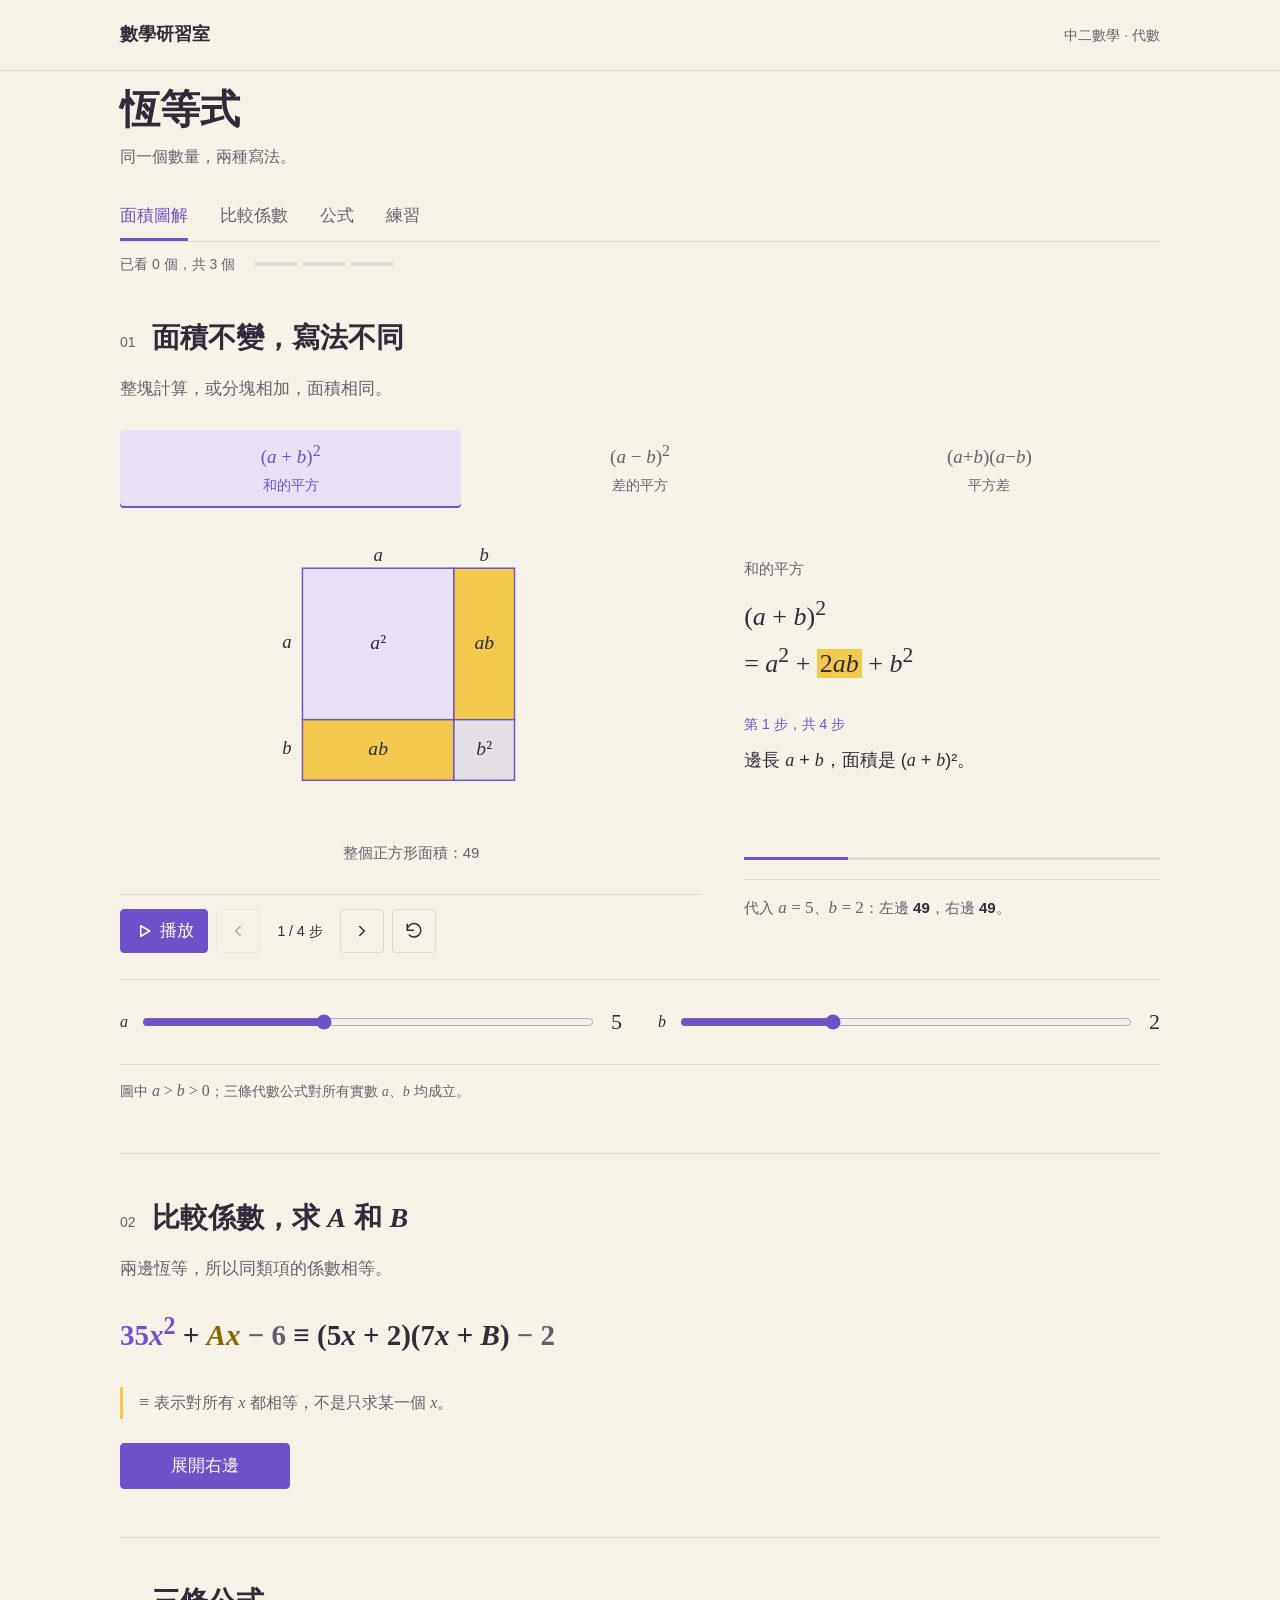
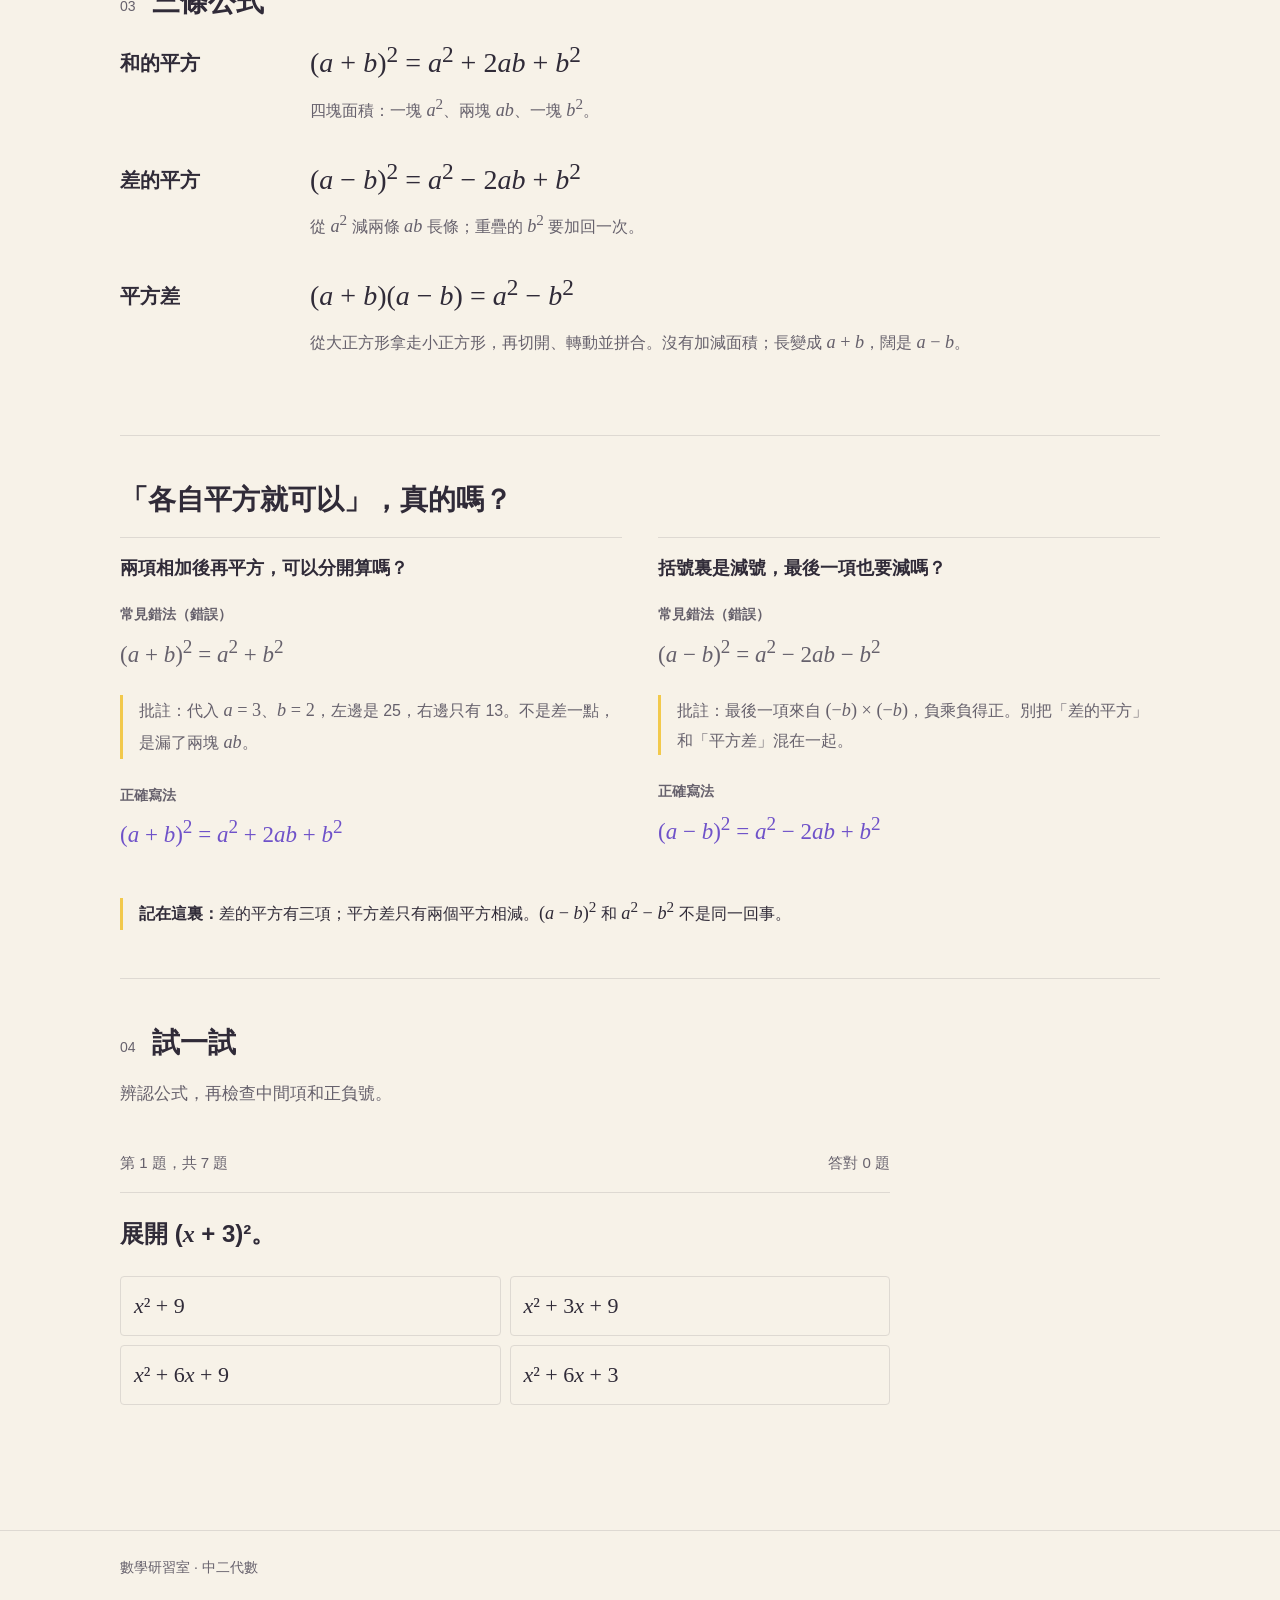
<file: identities-s2.html>
<!doctype html>
<html lang="zh-Hant">
<head>
  <meta charset="utf-8">
  <meta name="viewport" content="width=device-width, initial-scale=1">
  <meta name="color-scheme" content="light">
  <meta name="description" content="中二恆等式互動教材：面積圖、左右對比找未知數、完全平方與平方差公式。">
  <title>恆等式 | 中二數學</title>
  <style>
    :root {
      --ink: #19312f;
      --muted: #526664;
      --line: #d7e2de;
      --paper: #f6f8f7;
      --white: #fff;
      --teal: #08786e;
      --teal-soft: #dff1e9;
      --coral: #c84c66;
      --coral-soft: #fbe4e9;
      --blue: #286d9e;
      --blue-soft: #e5f1f8;
    }
    * { box-sizing: border-box; }
    html { scroll-behavior: smooth; }
    body { margin: 0; background: var(--paper); color: var(--ink); font: 16px/1.7 "Noto Sans TC", "Microsoft JhengHei", "PingFang TC", sans-serif; }
    button, input { font: inherit; }
    :focus-visible { outline: 3px solid var(--teal); outline-offset: 3px; }
    .wrap { width: min(1100px, calc(100% - 40px)); margin-inline: auto; }
    .top { background: var(--ink); color: var(--white); }
    .top-inner { display: flex; align-items: center; justify-content: space-between; gap: 20px; min-height: 66px; }
    .brand { display: flex; align-items: center; gap: 11px; color: inherit; font-size: 15px; font-weight: 800; text-decoration: none; white-space: nowrap; }
    .brand-mark { display: grid; place-items: center; width: 34px; height: 34px; border: 1px solid #8bbeb2; color: #a4e0d2; font: 21px Georgia, serif; }
    .top nav { display: flex; gap: 24px; }
    .top nav a { color: #d2e2dd; font-size: 13px; text-decoration: none; white-space: nowrap; }
    .top nav a:hover { color: var(--white); text-decoration: underline; text-underline-offset: 5px; }
    main { padding-bottom: 0; }
    .intro { padding: 53px 0 43px; }
    .eyebrow { margin: 0 0 12px; color: var(--teal); font-size: 12px; font-weight: 800; }
    .eyebrow::before { content: ""; display: inline-block; width: 26px; height: 2px; margin-right: 11px; vertical-align: middle; background: var(--teal); }
    h1 { margin: 0; font-size: clamp(35px, 4.5vw, 54px); line-height: 1.24; letter-spacing: 0; }
    .lead { max-width: 750px; margin: 16px 0 0; color: var(--muted); font-size: 17px; }
    h2 { margin: 0; font-size: clamp(24px, 2.6vw, 30px); line-height: 1.4; letter-spacing: 0; }
    h3 { margin: 0; font-size: 19px; }
    p { margin: 0; }
    .section { --accent: var(--teal); position: relative; padding: 60px 0 69px; border-top: 1px solid var(--line); background: var(--white); scroll-margin-top: 20px; }
    .section:nth-of-type(2) { --accent: var(--blue); background: #f0f5f7; }
    .section:nth-of-type(3) { --accent: var(--teal); background: #f3f8f5; }
    .section:nth-of-type(4) { --accent: var(--coral); background: #fff7f8; }
    .section:nth-of-type(5) { --accent: var(--blue); background: #eef4f8; }
    .section::before { content: ""; position: absolute; top: -1px; left: max(20px, calc((100% - 1100px) / 2)); width: 88px; height: 3px; background: var(--accent); transform: scaleX(0); transform-origin: left; transition: transform .7s cubic-bezier(.22, 1, .36, 1); }
    .section.is-visible::before { transform: scaleX(1); }
    .section-heading { margin-bottom: 28px; padding-left: 18px; border-left: 3px solid var(--accent); }
    .kicker { margin-bottom: 7px; color: var(--accent); font-size: 12px; font-weight: 800; }
    .section-lead { max-width: 760px; margin: 12px 0 0; color: var(--muted); }
    .section-body > :first-child { margin-top: 0; }
    .section.is-visible .section-heading { animation: section-enter .55s both cubic-bezier(.22, 1, .36, 1); }
    .section.is-visible .section-body { animation: section-enter .65s .1s both cubic-bezier(.22, 1, .36, 1); }
    @keyframes section-enter {
      from { opacity: .55; transform: translateY(14px); }
      to { opacity: 1; transform: translateY(0); }
    }
    .concept { max-width: 860px; margin-top: 22px; padding-left: 17px; border-left: 3px solid var(--blue); }
    .concept strong { color: var(--ink); }
    .concept p { color: var(--muted); }
    .math { font-family: Georgia, "Times New Roman", serif; font-size: 1.14em; white-space: nowrap; }
    var { font-family: Georgia, "Times New Roman", serif; font-style: italic; font-weight: inherit; }
    sup { line-height: 0; }
    .studio { margin-top: 27px; border: 1px solid var(--line); border-radius: 6px; background: var(--white); overflow: hidden; }
    .modes { display: grid; grid-template-columns: repeat(3, minmax(0, 1fr)); border-bottom: 1px solid var(--line); }
    .mode { min-height: 62px; padding: 10px 12px; border: 0; border-right: 1px solid var(--line); background: var(--white); color: var(--muted); cursor: pointer; text-align: center; font-weight: 700; }
    .mode:last-child { border-right: 0; }
    .mode:hover:not([aria-selected="true"]) { background: var(--teal-soft); }
    .mode[aria-selected="true"] { color: var(--teal); background: var(--teal-soft); box-shadow: inset 0 -3px var(--teal); }
    .mode .math { font-size: 19px; }
    .studio-main { display: grid; grid-template-columns: minmax(0, 1.35fr) minmax(250px, .85fr); }
    .drawing { min-width: 0; padding: 25px 24px 16px; border-right: 1px solid var(--line); background-image: linear-gradient(to right, rgba(25, 49, 47, .035) 1px, transparent 1px), linear-gradient(to bottom, rgba(25, 49, 47, .035) 1px, transparent 1px); background-size: 26px 26px; }
    .drawing svg { display: block; width: 100%; max-height: 340px; aspect-ratio: 420 / 290; }
    .drawing svg text { fill: var(--ink); font: 16px Georgia, "Times New Roman", serif; text-anchor: middle; dominant-baseline: middle; }
    .drawing svg .edge { fill: var(--muted); font: 17px Georgia, serif; }
    .drawing svg .variable { font-style: italic; }
    .drawing svg .label { font: 700 14px "Noto Sans TC", "Microsoft JhengHei", sans-serif; }
    .drawing svg .piece { opacity: 1; transform-box: fill-box; transform-origin: center; transition: opacity .52s cubic-bezier(.22, 1, .36, 1), transform .52s cubic-bezier(.22, 1, .36, 1); }
    .drawing svg .piece.soft { opacity: .16; transform: scale(.965); }
    .drawing svg .piece.soft.focus { opacity: .6; transform: scale(.985); }
    .drawing svg rect { transition: fill .52s cubic-bezier(.22, 1, .36, 1), stroke-width .52s ease; }
    .drawing svg .piece.focus rect { stroke: var(--teal); stroke-width: 2.8; }
    .drawing svg .piece[data-piece="corner"].focus rect, .drawing svg .piece[data-piece="right"].focus rect, .drawing svg .piece[data-piece="bottom"].focus rect, .drawing svg .piece[data-piece="hole"].focus rect, .drawing svg .piece[data-piece="outline"].focus rect { stroke: var(--coral); }
    .drawing svg .hole.removed { fill: var(--white); }
    .drawing svg .rearrange-piece { transform-box: view-box; transform-origin: 0 0; transition: transform 1.45s cubic-bezier(.45, 0, .2, 1), opacity .65s ease; }
    .drawing svg .rearrange-piece rect { stroke-width: 1.8; }
    .drawing svg .difference-labels { transition: opacity .45s ease; }
    .drawing svg .cut-line { stroke: var(--blue); stroke-width: 2; stroke-dasharray: 5 4; transition: opacity .4s ease; }
    .drawing svg .dimension { fill: none; stroke: var(--muted); stroke-width: 1; }
    .stage-note { min-height: 38px; color: var(--muted); font-size: 13px; text-align: center; }
    .side { min-width: 0; padding: 26px 25px; display: flex; flex-direction: column; }
    .side-label { color: var(--teal); font-size: 12px; font-weight: 800; }
    .formula { margin: 8px 0 20px; color: var(--ink); font: 700 clamp(20px, 2.3vw, 28px)/1.5 Georgia, "Times New Roman", serif; overflow-wrap: anywhere; }
    .step-number { color: var(--coral); font-size: 12px; font-weight: 800; }
    .step-text { min-height: 100px; margin: 7px 0 20px; font-size: 16px; }
    .stage-progress { height: 3px; margin: 0 0 19px; background: #e7eeeb; overflow: hidden; }
    .stage-progress span { display: block; width: 25%; height: 100%; background: var(--teal); transition: width .52s cubic-bezier(.22, 1, .36, 1); }
    .numeric { padding: 13px 0; border-top: 1px solid var(--line); color: var(--muted); font-size: 14px; }
    .numeric strong { color: var(--ink); }
    .stage-actions { display: flex; gap: 9px; margin-top: auto; padding-top: 15px; }
    .primary, .secondary { min-height: 41px; padding: 7px 14px; border-radius: 4px; cursor: pointer; font-weight: 700; }
    .primary { border: 1px solid var(--ink); background: var(--ink); color: var(--white); }
    .primary:hover { border-color: var(--teal); background: var(--teal); }
    .primary:disabled { opacity: .55; cursor: wait; }
    .secondary { border: 1px solid var(--line); background: var(--white); color: var(--ink); }
    .secondary:hover { background: var(--teal-soft); }
    .values { display: flex; gap: 28px; flex-wrap: wrap; padding: 17px 24px 19px; border-top: 1px solid var(--line); }
    .value-control { flex: 1 1 180px; display: grid; grid-template-columns: auto 1fr auto; align-items: center; gap: 12px; font-size: 14px; font-weight: 700; }
    .value-control input { width: 100%; accent-color: var(--teal); cursor: pointer; }
    .value-control output { min-width: 18px; text-align: right; color: var(--teal); }
    .rules { display: grid; grid-template-columns: repeat(3, minmax(0, 1fr)); gap: 20px; margin-top: 25px; }
    .rule { min-width: 0; padding-top: 17px; border-top: 2px solid var(--teal); }
    .rule:nth-child(2) { border-color: var(--coral); }
    .rule:nth-child(3) { border-color: var(--blue); }
    .rule .formula { margin: 12px 0 8px; font-size: 22px; }
    .rule p { color: var(--muted); font-size: 14px; }
    #compare { --term-square: #08786e; --term-linear: #176b9e; --term-constant: #bb3d5e; }
    #compare .term-square { color: var(--term-square); }
    #compare .term-linear { color: var(--term-linear); }
    #compare .term-constant { color: var(--term-constant); }
    .compare-statement { margin: 23px 0 19px; font: 700 26px/1.5 Georgia, "Times New Roman", serif; overflow-wrap: anywhere; }
    .expand-control { min-width: 170px; }
    .expanded-workspace { margin-top: 28px; }
    .equation-line { padding: 16px 0; border-top: 1px solid var(--line); border-bottom: 1px solid var(--line); font: 700 22px/2.9 Georgia, "Times New Roman", serif; }
    .equation-symbol { display: inline-block; margin: 0 11px; color: var(--ink); font-size: 27px; vertical-align: middle; }
    .term-chip { --chip-color: var(--term-square); --chip-bg: #eaf7f1; --chip-active: #c9ebdc; display: inline-flex; align-items: center; justify-content: center; min-height: 50px; margin: 3px 2px; padding: 8px 12px; border: 2px solid var(--chip-color); border-radius: 4px; background: var(--chip-bg); color: var(--chip-color); cursor: pointer; font: 700 22px/1.3 Georgia, "Times New Roman", serif; vertical-align: middle; white-space: nowrap; transition: transform .3s cubic-bezier(.22, 1, .36, 1), background .3s ease, box-shadow .3s ease; }
    .term-chip[data-match="linear"] { --chip-color: var(--term-linear); --chip-bg: #ecf5fb; --chip-active: #cfe7f6; }
    .term-chip[data-match="constant"] { --chip-color: var(--term-constant); --chip-bg: #fff0f4; --chip-active: #f8cbd7; }
    .term-chip:hover, .term-chip[aria-pressed="true"] { background: var(--chip-active); transform: translateY(-5px) scale(1.045); box-shadow: 0 8px 0 color-mix(in srgb, var(--chip-color) 28%, transparent); }
    .term-chip:focus-visible { outline: 3px solid var(--ink); outline-offset: 4px; }
    .match-detail { --match-color: var(--term-square); --match-bg: #eaf7f1; margin-top: 24px; padding: 24px 28px; border-top: 4px solid var(--match-color); background: var(--match-bg); transform-origin: 50% 0; }
    .match-detail[data-match="linear"] { --match-color: var(--term-linear); --match-bg: #ecf5fb; }
    .match-detail[data-match="constant"] { --match-color: var(--term-constant); --match-bg: #fff0f4; }
    .match-title { color: var(--match-color); font-size: 13px; font-weight: 800; }
    .match-pair { display: flex; flex-wrap: wrap; gap: 12px; align-items: baseline; margin: 8px 0 14px; padding-bottom: 13px; border-bottom: 1px solid color-mix(in srgb, var(--match-color) 30%, transparent); color: var(--match-color); font: 700 35px/1.3 Georgia, "Times New Roman", serif; }
    .match-pair strong { font-weight: 700; overflow-wrap: anywhere; }
    .match-reason { max-width: 750px; font-size: 15px; }
    .mistake { display: grid; grid-template-columns: minmax(0, 1fr) minmax(0, 1fr); gap: 30px; margin-top: 22px; }
    .mistake > div { padding: 15px 0 0; border-top: 1px solid var(--line); }
    .mistake h3 { margin-bottom: 7px; }
    .mistake p { color: var(--muted); font-size: 14px; }
    .wrong { color: var(--coral); }
    .right { color: var(--teal); }
    .quiz { max-width: 770px; margin-top: 25px; border: 1px solid var(--line); border-radius: 6px; background: var(--white); }
    .quiz-head { display: flex; justify-content: space-between; gap: 12px; padding: 15px 21px; border-bottom: 1px solid var(--line); color: var(--muted); font-size: 13px; }
    .quiz-body { padding: 24px 21px; }
    .question { min-height: 61px; font-size: 21px; font-weight: 700; line-height: 1.45; }
    .choices { display: grid; grid-template-columns: repeat(2, minmax(0, 1fr)); gap: 9px; margin-top: 17px; }
    .choice { min-height: 53px; padding: 10px 13px; border: 1px solid var(--line); border-radius: 4px; background: var(--white); color: var(--ink); cursor: pointer; text-align: left; font: 18px Georgia, "Times New Roman", serif; }
    .choice:hover:not(:disabled) { border-color: var(--teal); background: var(--teal-soft); }
    .choice:disabled { cursor: default; }
    .choice.correct { border-color: var(--teal); background: var(--teal-soft); }
    .choice.incorrect { border-color: var(--coral); background: var(--coral-soft); }
    .feedback { min-height: 62px; margin: 15px 0 0; color: var(--muted); font-size: 14px; }
    .feedback strong { display: block; color: var(--ink); }
    .quiz-actions { display: flex; justify-content: flex-end; }
    [hidden] { display: none !important; }
    footer { padding: 22px 0 34px; border-top: 1px solid var(--line); color: var(--muted); font-size: 12px; }
    @media (max-width: 800px) {
      .studio-main { grid-template-columns: 1fr; }
      .drawing { border-right: 0; border-bottom: 1px solid var(--line); }
      .drawing svg { max-height: 300px; }
      .step-text { min-height: 0; }
    }
    @media (max-width: 610px) {
      .wrap { width: min(100% - 30px, 480px); }
      .top-inner { min-height: 60px; }
      .top nav { gap: 9px; }
      .intro { padding: 41px 0 35px; }
      .lead { font-size: 15px; }
      .section { padding: 43px 0 50px; }
      .section::before { left: 15px; }
      .section-heading { margin-bottom: 23px; padding-left: 14px; }
      .mode { min-height: 69px; padding: 7px 4px; font-size: 12px; }
      .mode .math { display: block; font-size: 16px; }
      .drawing { padding: 16px 10px 8px; }
      .side { padding: 20px 17px; }
      .values { padding: 17px; gap: 12px; }
      .rules, .mistake, .choices { grid-template-columns: 1fr; }
      .rule .formula { font-size: 20px; }
      .compare-statement { font-size: 21px; }
      .equation-line { line-height: 2.8; }
      .equation-symbol { margin: 0 7px; font-size: 23px; }
      .term-chip { min-height: 47px; padding: 7px 9px; font-size: 19px; }
      .match-detail { padding: 17px; }
      .match-pair { gap: 8px; font-size: 27px; }
    }
    @media (max-width: 370px) {
      .top nav a { font-size: 12px; }
      .brand { font-size: 13px; }
      .mode .math { font-size: 14px; }
    }
    @media (prefers-reduced-motion: reduce) {
      html { scroll-behavior: auto; }
      .drawing svg .piece, .drawing svg rect, .drawing svg .rearrange-piece, .drawing svg .difference-labels, .drawing svg .cut-line, .stage-progress span, .section::before, .term-chip { transition: none; }
      .section.is-visible .section-heading, .section.is-visible .section-body { animation: none; }
    }
  </style>
  <link rel="stylesheet" href="identities-ui.css">
</head>
<body class="lesson-algebra">
  <header class="top">
    <div class="wrap top-inner">
      <a class="brand" href="index.html" aria-label="數學研習室，返回主頁">數學研習室</a>
      <span class="lesson-meta">中二數學 · 代數</span>
    </div>
  </header>
  <main id="top">
    <div class="intro wrap">
      <h1>恆等式</h1>
      <p class="lead">同一個數量，兩種寫法。</p>
      <nav class="lesson-nav" aria-label="頁面導覽"><a href="#explore" aria-current="location">面積圖解</a><a href="#compare">比較係數</a><a href="#rules">公式</a><a href="#practice">練習</a></nav>
      <div class="lesson-progress" aria-label="動畫進度"><span id="lesson-progress-label" aria-live="polite">已看 0 個，共 3 個</span><div class="progress-segments" aria-hidden="true"><i data-completed="plus"></i><i data-completed="minus"></i><i data-completed="difference"></i></div></div>
    </div>
    <section class="section" id="explore" aria-labelledby="explore-title">
      <div class="wrap">
      <div class="section-heading">
        <p class="kicker">01</p>
        <h2 id="explore-title">面積不變，寫法不同</h2>
      </div>
      <div class="section-body">
      <div class="concept">
        <p>整塊計算，或分塊相加，面積相同。</p>
      </div>
      <div class="studio">
        <div class="modes" role="tablist" aria-label="選擇恆等式">
          <button class="mode" type="button" role="tab" id="tab-plus" aria-controls="identity-panel" aria-selected="true" data-mode="plus"><span class="math">(a + b)<sup>2</sup></span><br>和的平方</button>
          <button class="mode" type="button" role="tab" id="tab-minus" aria-controls="identity-panel" aria-selected="false" data-mode="minus"><span class="math">(a − b)<sup>2</sup></span><br>差的平方</button>
          <button class="mode" type="button" role="tab" id="tab-difference" aria-controls="identity-panel" aria-selected="false" data-mode="difference"><span class="math">(a+b)(a−b)</span><br>平方差</button>
        </div>
        <div id="identity-panel" role="tabpanel" aria-labelledby="tab-plus">
          <div class="studio-main">
            <div class="drawing">
              <svg id="diagram" viewBox="0 0 420 290" role="img" aria-label="恆等式面積圖"></svg>
              <p class="stage-note" id="diagram-note"></p>
              <div class="stage-actions" role="group" aria-label="面積動畫控制">
                <button class="primary play-button" type="button" id="play-animation" aria-label="播放動畫" aria-pressed="false"><svg viewBox="0 0 24 24" aria-hidden="true"><path d="m9 5 12 7-12 7V5Z"/></svg><span>播放</span></button>
                <button class="icon-button" type="button" id="previous-step" aria-label="上一步" title="上一步"><svg viewBox="0 0 24 24" aria-hidden="true"><path d="m15 18-6-6 6-6"/></svg></button>
                <output id="playback-step" aria-label="動畫步數">1 / 4 步</output>
                <button class="icon-button" type="button" id="next-step" aria-label="下一步" title="下一步"><svg viewBox="0 0 24 24" aria-hidden="true"><path d="m9 18 6-6-6-6"/></svg></button>
                <button class="icon-button" type="button" id="restart" aria-label="重新播放" title="重新播放"><svg viewBox="0 0 24 24" aria-hidden="true"><path d="M3 11a9 9 0 1 1 2.6 6.4M3 3v8h8"/></svg></button>
              </div>
            </div>
            <div class="side">
              <span class="side-label" id="mode-title">和的平方</span>
              <div class="formula" id="formula"></div>
              <span class="step-number" id="step-number"></span>
              <p class="step-text" id="step-text" aria-live="polite"></p>
              <div class="stage-progress" aria-hidden="true"><span id="stage-progress"></span></div>
              <p class="numeric" id="numeric"></p>
              <p class="result-stamp" id="animation-result" hidden>兩種寫法，面積相同</p>
            </div>
          </div>
          <div class="values">
            <label class="value-control" for="a-slider"><span class="math">a</span><input id="a-slider" type="range" min="3" max="8" value="5"><output id="a-value" for="a-slider">5</output></label>
            <label class="value-control" for="b-slider"><span class="math">b</span><input id="b-slider" type="range" min="1" max="4" value="2"><output id="b-value" for="b-slider">2</output></label>
          </div>
        </div>
      </div>
      <p class="section-lead domain-note">圖中 <span class="math">a &gt; b &gt; 0</span>；三條代數公式對所有實數 <var>a</var>、<var>b</var> 均成立。</p>
      </div>
      </div>
    </section>
    <section class="section" id="compare" aria-labelledby="compare-title">
      <div class="wrap">
        <div class="section-heading">
          <p class="kicker">02</p>
          <h2 id="compare-title">比較係數，求 <var>A</var> 和 <var>B</var></h2>
        </div>
        <div class="section-body">
          <p class="section-lead">兩邊恆等，所以同類項的係數相等。</p>
          <p class="compare-statement"><span class="term-square">35<var>x</var><sup>2</sup></span> + <span class="term-linear"><var>A</var><var>x</var></span> <span class="term-constant">− 6</span> ≡ (5<var>x</var> + 2)(7<var>x</var> + <var>B</var>) <span class="term-constant">− 2</span></p>
          <p class="teacher-note"><span class="math">≡</span> 表示對所有 <var>x</var> 都相等，不是只求某一個 <var>x</var>。</p>
          <button class="primary expand-control" type="button" id="expand-terms" aria-controls="expanded-workspace" aria-expanded="false">展開右邊</button>
          <div class="expanded-workspace" id="expanded-workspace" hidden>
            <div class="equation-line" role="group" aria-label="展開後的恆等式，點選同類項比較係數">
              <span class="equation-expression equation-expression--given">
                <button class="term-chip" data-match="square" type="button" aria-pressed="false">35<var>x</var><sup>2</sup></button>
                <button class="term-chip" data-match="linear" type="button" aria-pressed="false">+ <var>A</var><var>x</var></button>
                <button class="term-chip" data-match="constant" type="button" aria-pressed="false">− 6</button>
              </span>
              <span class="equation-symbol">≡</span>
              <span class="equation-expression equation-expression--expanded">
                <span class="term-group">
                  <button class="term-chip" data-match="square" type="button" aria-pressed="false">35<var>x</var><sup>2</sup></button>
                </span>
                <span class="term-group">
                  <button class="term-chip" data-match="linear" type="button" aria-pressed="false">+ 5<var>B</var><var>x</var></button>
                  <button class="term-chip" data-match="linear" type="button" aria-pressed="false">+ 14<var>x</var></button>
                </span>
                <span class="term-group">
                  <button class="term-chip" data-match="constant" type="button" aria-pressed="false">+ 2<var>B</var></button>
                  <button class="term-chip" data-match="constant" type="button" aria-pressed="false">− 2</button>
                </span>
              </span>
            </div>
            <div class="match-detail chalkboard" id="match-detail" aria-live="polite" hidden>
              <p class="match-title" id="match-title"></p>
              <div class="match-pair">
                <strong id="match-left"></strong><span>=</span><strong id="match-right"></strong>
              </div>
              <p class="match-reason" id="match-reason"></p>
            </div>
          </div>
        </div>
      </div>
    </section>
    <section class="section" id="rules" aria-labelledby="rules-title">
      <div class="wrap">
      <div class="section-heading">
        <p class="kicker">03</p>
        <h2 id="rules-title">三條公式</h2>
      </div>
      <div class="section-body">
      <div class="rules">
        <div class="rule">
          <h3>和的平方</h3>
          <div class="formula">(a + b)<sup>2</sup> = a<sup>2</sup> + 2ab + b<sup>2</sup></div>
          <p>四塊面積：一塊 <span class="math">a<sup>2</sup></span>、兩塊 <span class="math">ab</span>、一塊 <span class="math">b<sup>2</sup></span>。</p>
        </div>
        <div class="rule">
          <h3>差的平方</h3>
          <div class="formula">(a − b)<sup>2</sup> = a<sup>2</sup> − 2ab + b<sup>2</sup></div>
          <p>從 <span class="math">a<sup>2</sup></span> 減兩條 <span class="math">ab</span> 長條；重疊的 <span class="math">b<sup>2</sup></span> 要加回一次。</p>
        </div>
        <div class="rule">
          <h3>平方差</h3>
          <div class="formula">(a + b)(a − b) = a<sup>2</sup> − b<sup>2</sup></div>
          <p>從大正方形拿走小正方形，再切開、轉動並拼合。沒有加減面積；長變成 <span class="math">a + b</span>，闊是 <span class="math">a − b</span>。</p>
        </div>
      </div>
      </div>
      </div>
    </section>
    <section class="section" aria-labelledby="mistake-title">
      <div class="wrap">
      <div class="section-heading">
        <h2 id="mistake-title">「各自平方就可以」，真的嗎？</h2>
      </div>
      <div class="section-body">
      <div class="mistake">
        <div>
          <h3>兩項相加後再平方，可以分開算嗎？</h3>
          <div class="correction-row"><strong class="correction-label">常見錯法（錯誤）</strong><span class="math wrong">(a + b)<sup>2</sup> = a<sup>2</sup> + b<sup>2</sup></span></div>
          <p class="teacher-note">批註：代入 <span class="math">a = 3</span>、<span class="math">b = 2</span>，左邊是 25，右邊只有 13。不是差一點，是漏了兩塊 <span class="math">ab</span>。</p>
          <div class="correction-row correction-row--right"><strong class="correction-label">正確寫法</strong><span class="math right">(a + b)<sup>2</sup> = a<sup>2</sup> + 2ab + b<sup>2</sup></span></div>
        </div>
        <div>
          <h3>括號裏是減號，最後一項也要減嗎？</h3>
          <div class="correction-row"><strong class="correction-label">常見錯法（錯誤）</strong><span class="math wrong">(a − b)<sup>2</sup> = a<sup>2</sup> − 2ab − b<sup>2</sup></span></div>
          <p class="teacher-note">批註：最後一項來自 <span class="math">(−b) × (−b)</span>，負乘負得正。別把「差的平方」和「平方差」混在一起。</p>
          <div class="correction-row correction-row--right"><strong class="correction-label">正確寫法</strong><span class="math right">(a − b)<sup>2</sup> = a<sup>2</sup> − 2ab + b<sup>2</sup></span></div>
        </div>
      </div>
      <aside class="sticky-note"><strong>記在這裏：</strong>差的平方有三項；平方差只有兩個平方相減。<span class="math">(a − b)<sup>2</sup></span> 和 <span class="math">a<sup>2</sup> − b<sup>2</sup></span> 不是同一回事。</aside>
      </div>
      </div>
    </section>
    <section class="section" id="practice" aria-labelledby="practice-title">
      <div class="wrap">
      <div class="section-heading">
        <p class="kicker">04</p>
        <h2 id="practice-title">試一試</h2>
      </div>
      <div class="section-body">
      <p class="section-lead">辨認公式，再檢查中間項和正負號。</p>
      <div class="quiz">
        <div class="quiz-head"><span id="progress">第 1 題，共 7 題</span><span id="score">答對 0 題</span></div>
        <div class="quiz-body">
          <div class="question" id="question"></div>
          <div class="choices" id="choices"></div>
          <p class="feedback" id="feedback" aria-live="polite"></p>
          <div class="quiz-actions"><button class="primary" type="button" id="next-question" hidden>下一題</button></div>
        </div>
      </div>
      </div>
      </div>
    </section>
  </main>
  <footer><div class="wrap">數學研習室 · 中二代數</div></footer>
  <script>
    const modeButtons = [...document.querySelectorAll("[data-mode]")];
    const diagram = document.getElementById("diagram");
    const aSlider = document.getElementById("a-slider");
    const bSlider = document.getElementById("b-slider");
    const steps = {
      plus: [
        "邊長 a + b，面積是 (a + b)²。",
        "左上角邊長 a，面積是 a²。",
        "兩塊黃色長方形各是 ab，合共 2ab。",
        "加上右下角 b²，合共 a² + 2ab + b²。"
      ],
      minus: [
        "從邊長 a 的大正方形開始，面積是 a²。",
        "減去右邊一條寬 b 的長條，面積減少 ab。",
        "再減去下面一條高 b 的長條，又減少 ab。",
        "b² 被減了兩次，要加回一次。餘下的面積是 (a − b)²。"
      ],
      difference: [
        "大正方形面積 a²，小正方形面積 b²。",
        "拿走小正方形，餘下面積 a² − b²。",
        "沿虛線切開，分出黃色長條。",
        "黃色長條轉 90°，面積不變。",
        "移到右邊，拼成長 a + b、闊 a − b 的長方形。",
        "只切開和拼合，面積不變。兩種寫法相等。"
      ]
    };
    const formulas = {
      plus: "(a + b)<sup>2</sup> = a<sup>2</sup> + 2ab + b<sup>2</sup>",
      minus: "(a − b)<sup>2</sup> = a<sup>2</sup> − 2ab + b<sup>2</sup>",
      difference: "(a + b)(a − b) = a<sup>2</sup> − b<sup>2</sup>"
    };
    let mode = "plus";
    let step = 0;
    const modeTitles = { plus: "和的平方", minus: "差的平方", difference: "平方差" };
    const completedModes = new Set();
    let playing = false;
    let playbackTimer;
    let remaining = 0;
    let deadline = 0;
    const playButton = document.getElementById("play-animation");
    const motionPreference = window.matchMedia("(prefers-reduced-motion: reduce)");

    function syncPlayback() {
      playButton.setAttribute("aria-pressed", String(playing));
      playButton.setAttribute("aria-label", playing ? "暫停動畫" : "播放動畫");
      playButton.querySelector("span").textContent = playing ? "暫停" : "播放";
      playButton.querySelector("path").setAttribute("d", playing ? "M8 5v14M16 5v14" : "m9 5 12 7-12 7V5Z");
      document.getElementById("identity-panel").dataset.playing = String(playing);
      document.getElementById("playback-step").textContent = `${step + 1} / ${steps[mode].length} 步`;
      document.getElementById("previous-step").disabled = step === 0;
      document.getElementById("next-step").disabled = step === steps[mode].length - 1;
      document.getElementById("animation-result").hidden = step !== steps[mode].length - 1;
    }

    function pausePlayback() {
      if (playing) remaining = Math.max(0, deadline - performance.now());
      playing = false;
      clearTimeout(playbackTimer);
      diagram.getAnimations({ subtree: true }).forEach(animation => animation.pause());
      syncPlayback();
    }

    function scheduleStep() {
      const duration = remaining || (mode === "difference" ? 2600 : 2200);
      remaining = 0;
      deadline = performance.now() + duration;
      playbackTimer = setTimeout(() => {
        if (!playing) return;
        if (step === steps[mode].length - 1) { pausePlayback(); remaining = 0; return; }
        step++;
        render();
        scheduleStep();
      }, duration);
    }

    function seekStage(next) {
      pausePlayback();
      remaining = 0;
      diagram.getAnimations({ subtree: true }).forEach(animation => animation.finish());
      step = Math.max(0, Math.min(steps[mode].length - 1, next));
      render();
    }

    playButton.addEventListener("click", () => {
      if (playing) { pausePlayback(); return; }
      if (motionPreference.matches) { seekStage(steps[mode].length - 1); return; }
      if (step === steps[mode].length - 1 && !remaining) seekStage(0);
      playing = true;
      diagram.getAnimations({ subtree: true }).forEach(animation => animation.play());
      syncPlayback();
      scheduleStep();
    });
    document.addEventListener("visibilitychange", () => { if (document.hidden) pausePlayback(); });
    motionPreference.addEventListener("change", () => { if (motionPreference.matches) pausePlayback(); });
    if ("IntersectionObserver" in window) {
      new IntersectionObserver(entries => {
        if (!entries[0].isIntersecting) pausePlayback();
      }, { threshold: .1 }).observe(document.getElementById("identity-panel"));
    }

    function italicizeVariables(root) {
      const walker = document.createTreeWalker(root, NodeFilter.SHOW_TEXT);
      const nodes = [];
      while (walker.nextNode()) {
        const node = walker.currentNode;
        if (/[A-Za-z]/.test(node.nodeValue) && !node.parentElement.closest("var, svg")) nodes.push(node);
      }
      nodes.forEach(node => {
        const fragment = document.createDocumentFragment();
        node.nodeValue.split(/([A-Za-z])/g).forEach(part => {
          if (!part) return;
          if (/^[A-Za-z]$/.test(part)) {
            const variable = document.createElement("var");
            variable.textContent = part;
            fragment.append(variable);
          } else {
            fragment.append(document.createTextNode(part));
          }
        });
        node.replaceWith(fragment);
      });
    }

    function svgMath(text) {
      return [...text].map(char => /[A-Za-z]/.test(char) ? `<tspan class="variable">${char}</tspan>` : char).join("");
    }

    function svgPiece(key, x, y, width, height, fill, label = "", labelX = 0, labelY = 0, rectClass = "") {
      return `<g class="piece" data-piece="${key}"><rect class="${rectClass}" x="${x}" y="${y}" width="${width}" height="${height}" fill="${fill}" stroke="var(--teal)" stroke-width="1.4"/>${label ? `<text x="${labelX}" y="${labelY}">${svgMath(label)}</text>` : ""}</g>`;
    }

    function renderDiagram(a, b) {
      if (mode === "plus") {
        const x = 105, y = 35, size = 205, first = size * a / (a + b), second = size - first;
        diagram.innerHTML = `
          ${svgPiece("base", x, y, first, first, "var(--teal-soft)", "a²", x + first / 2, y + first / 2)}
          ${svgPiece("ab1", x + first, y, second, first, "var(--blue-soft)", "ab", x + first + second / 2, y + first / 2)}
          ${svgPiece("ab2", x, y + first, first, second, "var(--blue-soft)", "ab", x + first / 2, y + first + second / 2)}
          ${svgPiece("corner", x + first, y + first, second, second, "var(--coral-soft)", "b²", x + first + second / 2, y + first + second / 2)}
          <text class="edge" x="${x + first / 2}" y="24">${svgMath("a")}</text><text class="edge" x="${x + first + second / 2}" y="24">${svgMath("b")}</text>
          <text class="edge" x="90" y="${y + first / 2}">${svgMath("a")}</text><text class="edge" x="90" y="${y + first + second / 2}">${svgMath("b")}</text>`;
        document.getElementById("diagram-note").textContent = `整個正方形面積：${(a + b) ** 2}`;
      } else if (mode === "minus") {
        const x = 105, y = 35, size = 205, keep = size * (a - b) / a, strip = size - keep;
        diagram.innerHTML = `
          ${svgPiece("base", x, y, keep, keep, "var(--teal-soft)")}
          ${svgPiece("right", x + keep, y, strip, keep, "var(--blue-soft)")}
          ${svgPiece("bottom", x, y + keep, keep, strip, "var(--blue-soft)")}
          ${svgPiece("corner", x + keep, y + keep, strip, strip, "var(--coral-soft)")}
          <g class="piece" data-piece="outline"><rect x="${x + keep}" y="${y + keep}" width="${strip}" height="${strip}" fill="none" stroke="var(--coral)" stroke-width="3" stroke-dasharray="6 4"/></g>
          <text class="edge" x="${x + keep / 2}" y="24">${svgMath("a − b")}</text><text class="edge" x="${x + keep + strip / 2}" y="24">${svgMath("b")}</text>
          <text class="edge" x="85" y="${y + keep / 2}">${svgMath("a − b")}</text><text class="edge" x="85" y="${y + keep + strip / 2}">${svgMath("b")}</text>`;
        document.getElementById("diagram-note").textContent = `留下的正方形面積：${(a - b) ** 2}`;
      } else {
        const x = 62, y = 52, size = 150, cut = size * b / a, height = size - cut;
        diagram.innerHTML = `
          <rect x="${x}" y="${y}" width="${size}" height="${size}" fill="none" stroke="#aebfba" stroke-dasharray="4 5"/>
          <g class="rearrange-piece" data-difference="base" style="transform:translate(${x}px, ${y}px)">
            <rect width="${size}" height="${height}" fill="var(--teal-soft)" stroke="var(--teal)"/>
          </g>
          <g class="rearrange-piece" data-difference="strip" style="transform:translate(${x}px, ${y + height}px) rotate(0deg)">
            <rect width="${height}" height="${cut}" fill="var(--blue-soft)" stroke="var(--blue)"/>
          </g>
          <g class="rearrange-piece" data-difference="removed" style="transform:translate(${x + height}px, ${y + height}px)">
            <rect width="${cut}" height="${cut}" fill="var(--coral-soft)" stroke="var(--coral)"/>
            ${cut < 30 ? `<path d="M${cut} ${cut / 2} h10" stroke="var(--coral)"/>` : ""}
            <text x="${cut < 30 ? cut + 25 : cut / 2}" y="${cut / 2}">${svgMath("b²")}</text>
          </g>
          <path class="cut-line" d="M${x} ${y + height} H${x + height}" opacity="0"/>
          <g class="difference-labels" data-difference-label="original">
            <text class="edge" x="${x + size / 2}" y="29">${svgMath("a")}</text>
            <text class="edge" x="36" y="${y + size / 2}">${svgMath("a")}</text>
          </g>
          <g class="difference-labels" data-difference-label="separated" opacity="0">
            <text class="edge" x="${x + height / 2}" y="${y + size + 46}">${svgMath("a − b")}</text>
            <text class="edge" x="${x + height + 22}" y="${y + height + 18 + cut / 2}">${svgMath("b")}</text>
          </g>
          <g class="difference-labels" data-difference-label="turned" opacity="0">
            <text class="edge" x="${x + size + 15 + cut / 2}" y="${y + 10}">${svgMath("b")}</text>
            <text class="edge" x="${x + size + 15 + cut + 29}" y="${y + 30 + height / 2}">${svgMath("a − b")}</text>
          </g>
          <g class="difference-labels" data-difference-label="joined" opacity="0">
            <path class="dimension" d="M${x} 40 V34 H${x + size} V40 M${x + size} 34 H${x + size + cut} V40 M${x} ${y + height + 15} V${y + height + 22} H${x + size + cut} V${y + height + 15}"/>
            <text class="edge" x="${x + size / 2}" y="21">${svgMath("a")}</text>
            <text class="edge" x="${x + size + cut / 2}" y="21">${svgMath("b")}</text>
            <text class="edge" x="${x + (size + cut) / 2}" y="${y + height + 43}">${svgMath("a + b")}</text>
            <text class="edge" x="${x + size + cut + 30}" y="${y + height / 2}">${svgMath("a − b")}</text>
          </g>`;
      }
    }

    function applyStage() {
      if (mode === "difference") {
        const a = Number(aSlider.value), b = Number(bSlider.value);
        const x = 62, y = 52, size = 150, cut = size * b / a, height = size - cut;
        const strip = diagram.querySelector('[data-difference="strip"]');
        const removed = diagram.querySelector('[data-difference="removed"]');
        const positions = [
          `translate(${x}px, ${y + height}px) rotate(0deg)`,
          `translate(${x}px, ${y + height}px) rotate(0deg)`,
          `translate(${x}px, ${y + height + 18}px) rotate(0deg)`,
          `translate(${x + size + 15}px, ${y + height + 30}px) rotate(-90deg)`,
          `translate(${x + size}px, ${y + height}px) rotate(-90deg)`,
          `translate(${x + size}px, ${y + height}px) rotate(-90deg)`
        ];
        strip.style.transform = positions[step];
        removed.style.transform = `translate(${x + height + (step > 0 ? 26 : 0)}px, ${y + height + (step > 0 ? 28 : 0)}px)`;
        removed.style.opacity = step > 0 ? "0" : "1";
        diagram.querySelector(".cut-line").style.opacity = step === 2 ? "1" : "0";
        diagram.querySelectorAll("[data-difference-label]").forEach(label => {
          const visible = { original: step < 3, separated: step === 2, turned: step === 3, joined: step >= 4 };
          label.style.transitionDelay = visible[label.dataset.differenceLabel] && step >= 3 && !window.matchMedia("(prefers-reduced-motion: reduce)").matches ? "1.2s" : "0s";
          label.style.opacity = visible[label.dataset.differenceLabel] ? "1" : "0";
        });
        document.getElementById("diagram-note").textContent = [
          `大正方形面積：${a * a}`,
          `拿走小正方形後，餘下面積：${a * a - b * b}`,
          "沿虛線切開，分出黃色長條",
          "轉 90°，形狀和面積不變",
          `拼成長方形，面積仍是 ${a * a - b * b}`,
          `長 × 闊 = ${a + b} × ${a - b} = ${a * a - b * b}`
        ][step];
        return;
      }
      const active = {
        plus: [["base", "ab1", "ab2", "corner"], ["base"], ["base", "ab1", "ab2"], ["base", "ab1", "ab2", "corner"]],
        minus: [["base", "right", "bottom", "corner"], ["base", "bottom"], ["base"], ["base", "outline"]],
      }[mode][step];
      const focus = {
        plus: [null, "base", "ab", "corner"],
        minus: [null, "right", "bottom", "outline"],
      }[mode][step];
      diagram.querySelectorAll("[data-piece]").forEach(piece => {
        piece.classList.toggle("soft", !active.includes(piece.dataset.piece));
        piece.classList.toggle("focus", piece.dataset.piece === focus || (focus === "ab" && piece.dataset.piece.startsWith("ab")));
      });
      const hole = diagram.querySelector(".hole");
      if (hole) hole.classList.toggle("removed", step > 0);
    }

    function render(redraw = false, animateEntrance = false) {
      const a = Number(aSlider.value), b = Number(bSlider.value);
      bSlider.max = String(a - 1);
      if (b >= a) {
        bSlider.value = String(a - 1);
      }
      const actualB = Number(bSlider.value);
      document.getElementById("a-value").value = String(a);
      document.getElementById("b-value").value = String(actualB);
      modeButtons.forEach(button => {
        const selected = button.dataset.mode === mode;
        button.setAttribute("aria-selected", String(selected));
        button.tabIndex = selected ? 0 : -1;
      });
      document.getElementById("identity-panel").setAttribute("aria-labelledby", `tab-${mode}`);
      const [formulaLeft, formulaRight] = formulas[mode].split(" = ");
      const highlight = mode === "plus" ? "2ab" : mode === "minus" ? "b<sup>2</sup>" : "a<sup>2</sup> − b<sup>2</sup>";
      document.getElementById("formula").innerHTML = `<span class="formula-line">${formulaLeft}</span><span class="formula-line">= ${formulaRight.replace(highlight, `<mark>${highlight}</mark>`)}</span>`;
      document.getElementById("mode-title").textContent = modeTitles[mode];
      diagram.setAttribute("aria-label", `${modeTitles[mode]}面積圖，第 ${step + 1} 步：${steps[mode][step]}`);
      const stepCount = steps[mode].length;
      document.getElementById("step-number").textContent = `第 ${step + 1} 步，共 ${stepCount} 步`;
      document.getElementById("step-text").textContent = steps[mode][step];
      document.getElementById("stage-progress").style.width = `${(step + 1) * 100 / stepCount}%`;
      const left = mode === "plus" ? (a + actualB) ** 2 : mode === "minus" ? (a - actualB) ** 2 : (a + actualB) * (a - actualB);
      const right = mode === "plus" ? a * a + 2 * a * actualB + actualB * actualB : mode === "minus" ? a * a - 2 * a * actualB + actualB * actualB : a * a - actualB * actualB;
      document.getElementById("numeric").innerHTML = `代入 <span class="math">a = ${a}</span>、<span class="math">b = ${actualB}</span>：左邊 <strong>${left}</strong>，右邊 <strong>${right}</strong>。`;
      if (step === stepCount - 1) completedModes.add(mode);
      document.getElementById("lesson-progress-label").textContent = `已看 ${completedModes.size} 個，共 3 個`;
      document.querySelectorAll("[data-completed]").forEach(segment => segment.classList.toggle("is-complete", completedModes.has(segment.dataset.completed)));
      syncPlayback();
      if (redraw) renderDiagram(a, actualB);
      applyStage();
      italicizeVariables(document.getElementById("formula"));
      italicizeVariables(document.getElementById("step-text"));
      italicizeVariables(document.getElementById("numeric"));
      if (!window.matchMedia("(prefers-reduced-motion: reduce)").matches && (!redraw || animateEntrance)) {
        const animated = redraw ? diagram : document.getElementById("step-text");
        animated.getAnimations().forEach(animation => animation.cancel());
        animated.animate(
          [{ opacity: .65 }, { opacity: 1 }],
          { duration: 180, easing: "ease-out" }
        );
      }
    }
    modeButtons.forEach((button, index) => {
      button.addEventListener("click", () => { pausePlayback(); remaining = 0; mode = button.dataset.mode; step = 0; render(true, true); });
      button.addEventListener("keydown", event => {
        if (event.key !== "ArrowRight" && event.key !== "ArrowLeft") return;
        event.preventDefault();
        const nextIndex = (index + (event.key === "ArrowRight" ? 1 : -1) + modeButtons.length) % modeButtons.length;
        modeButtons[nextIndex].click();
        modeButtons[nextIndex].focus();
      });
    });
    function changeDimensions() { pausePlayback(); remaining = 0; render(true); }
    aSlider.addEventListener("input", changeDimensions);
    bSlider.addEventListener("input", changeDimensions);
    document.getElementById("next-step").addEventListener("click", () => seekStage(step + 1));
    document.getElementById("previous-step").addEventListener("click", () => seekStage(step - 1));
    document.getElementById("restart").addEventListener("click", () => seekStage(0));
    render(true);

    const expandTerms = document.getElementById("expand-terms");
    const expandedWorkspace = document.getElementById("expanded-workspace");
    const termChips = [...document.querySelectorAll(".term-chip")];
    const matchDetail = document.getElementById("match-detail");
    const matchTitle = document.getElementById("match-title");
    const matchLeft = document.getElementById("match-left");
    const matchRight = document.getElementById("match-right");
    const matchReason = document.getElementById("match-reason");
    let foundB = false;
    let selectedX = false;

    expandTerms.addEventListener("click", () => {
      const expanded = expandedWorkspace.hidden;
      expandedWorkspace.hidden = !expanded;
      expandTerms.setAttribute("aria-expanded", String(expanded));
      expandTerms.textContent = expanded ? "收起展開式" : "展開右邊";
      expandTerms.classList.toggle("primary", !expanded);
      expandTerms.classList.toggle("secondary", expanded);
      if (!expanded) {
        foundB = false;
        selectedX = false;
        matchDetail.hidden = true;
        termChips.forEach(chip => chip.setAttribute("aria-pressed", "false"));
      } else if (!window.matchMedia("(prefers-reduced-motion: reduce)").matches) {
        expandedWorkspace.animate(
          [{ opacity: .6 }, { opacity: 1 }],
          { duration: 180, easing: "ease-out" }
        );
      }
    });

    function showMatch(kind) {
      if (kind === "constant") foundB = true;
      if (kind === "linear") selectedX = true;
      const reducedMotion = window.matchMedia("(prefers-reduced-motion: reduce)").matches;
      termChips.forEach(chip => {
        const selected = chip.dataset.match === kind;
        chip.getAnimations().forEach(animation => animation.cancel());
        chip.setAttribute("aria-pressed", String(selected));
      });
      matchDetail.dataset.match = kind;
      matchDetail.hidden = false;
      if (kind === "square") {
        matchTitle.innerHTML = "<var>x</var><sup>2</sup> 係數";
        matchLeft.textContent = "35";
        matchRight.textContent = "35";
        matchReason.textContent = "兩邊的平方項係數同是 35，已經相同。";
      } else if (kind === "constant") {
        matchTitle.textContent = "常數項";
        matchLeft.textContent = "−6";
        matchRight.innerHTML = "2<var>B</var> − 2";
        matchReason.innerHTML = foundB && selectedX
          ? "−6 = 2<var>B</var> − 2，得 <var>B</var> = −2；再代入 <var>A</var> = 5<var>B</var> + 14，得 <var>A</var> = 4。"
          : "−6 = 2<var>B</var> − 2，得 2<var>B</var> = −4，所以 <var>B</var> = −2。";
      } else {
        matchTitle.innerHTML = "<var>x</var> 係數";
        matchLeft.innerHTML = "<var>A</var>";
        matchRight.innerHTML = "5<var>B</var> + 14";
        matchReason.innerHTML = foundB
          ? "<var>A</var> = 5<var>B</var> + 14。代入 <var>B</var> = −2，得 <var>A</var> = 4。"
          : "<var>A</var> = 5<var>B</var> + 14。先由常數項求出 <var>B</var>，再回來代入。";
      }
      if (!reducedMotion) {
        matchDetail.getAnimations().forEach(animation => animation.cancel());
        matchDetail.animate(
          [{ opacity: .6 }, { opacity: 1 }],
          { duration: 180, easing: "ease-out" }
        );
      }
      matchDetail.scrollIntoView({ behavior: reducedMotion ? "auto" : "smooth", block: "nearest" });
    }
    termChips.forEach(chip => chip.addEventListener("click", () => showMatch(chip.dataset.match)));

    const questions = [
      { prompt: "展開 (x + 3)²。", choices: ["x² + 9", "x² + 3x + 9", "x² + 6x + 9", "x² + 6x + 3"], answer: 2, reason: "中間項是 2 × x × 3 = 6x。" },
      { prompt: "展開 (y − 4)²。", choices: ["y² − 16", "y² − 8y + 16", "y² + 8y + 16", "y² − 4y + 16"], answer: 1, reason: "中間項是 −2 × y × 4 = −8y，最後一項是 4² = 16。" },
      { prompt: "展開 (p + 5)(p − 5)。", choices: ["p² − 25", "p² + 25", "p² − 10p + 25", "p² + 10p − 25"], answer: 0, reason: "這是平方差：p² − 5² = p² − 25。" },
      { prompt: "在 (2x + 1)² 中，x 的一次項是甚麼？", choices: ["2x", "4x", "x", "4x²"], answer: 1, reason: "兩塊長方形各是 2x，合起來是 4x。" },
      { prompt: "展開 (3a − 2b)(3a + 2b)。", choices: ["9a² + 4b²", "6a² − 4b²", "9a² − 4b²", "9a² − 12ab + 4b²"], answer: 2, reason: "平方差公式給出 (3a)² − (2b)² = 9a² − 4b²。" },
      { prompt: "以下哪項等於 (m − n)²？", choices: ["m² − n²", "m² − 2mn + n²", "m² + 2mn + n²", "m² − mn + n²"], answer: 1, reason: "差的平方有三項，當中兩塊 mn 要減去。" },
      { prompt: "若 12x² + Ax + 1 ≡ (3x + 1)(4x + B) − 2，A 和 B 是多少？", choices: ["A = 13，B = 3", "A = 3，B = 13", "A = 9，B = 3", "A = 13，B = 1"], answer: 0, reason: "常數項：1 = B − 2，得 B = 3。x 係數：A = 3B + 4 = 13。" }
    ];
    const questionEl = document.getElementById("question");
    const choicesEl = document.getElementById("choices");
    const feedbackEl = document.getElementById("feedback");
    const nextQuestion = document.getElementById("next-question");
    let current = 0, score = 0, answered = false;

    function showQuestion() {
      answered = false;
      document.getElementById("progress").textContent = `第 ${current + 1} 題，共 ${questions.length} 題`;
      document.getElementById("score").textContent = `答對 ${score} 題`;
      questionEl.textContent = questions[current].prompt;
      italicizeVariables(questionEl);
      feedbackEl.textContent = "";
      nextQuestion.hidden = true;
      choicesEl.replaceChildren();
      questions[current].choices.forEach((choice, index) => {
        const button = document.createElement("button");
        button.type = "button";
        button.className = "choice";
        button.textContent = choice;
        button.addEventListener("click", () => selectAnswer(index));
        choicesEl.append(button);
      });
      italicizeVariables(choicesEl);
    }
    function selectAnswer(index) {
      if (answered) return;
      answered = true;
      const q = questions[current];
      const correct = index === q.answer;
      if (correct) score++;
      [...choicesEl.children].forEach((button, i) => {
        button.disabled = true;
        if (i === q.answer) button.classList.add("correct");
        else if (i === index) button.classList.add("incorrect");
      });
      feedbackEl.innerHTML = `<strong>${correct ? "正確。" : "再想想，正確答案已標示。"}</strong><span>${q.reason}</span>`;
      italicizeVariables(feedbackEl);
      document.getElementById("score").textContent = `答對 ${score} 題`;
      nextQuestion.textContent = current === questions.length - 1 ? "重新練習" : "下一題";
      nextQuestion.hidden = false;
    }
    nextQuestion.addEventListener("click", () => {
      if (current === questions.length - 1) { current = 0; score = 0; }
      else current++;
      showQuestion();
    });
    showQuestion();
    italicizeVariables(document.querySelector("main"));

    const sections = document.querySelectorAll(".section");
    if ("IntersectionObserver" in window) {
      const navigation = [...document.querySelectorAll(".lesson-nav a")];
      const navigationObserver = new IntersectionObserver(entries => {
        const entry = entries.find(item => item.isIntersecting);
        if (!entry) return;
        navigation.forEach(link => {
          if (link.hash === `#${entry.target.id}`) link.setAttribute("aria-current", "location");
          else link.removeAttribute("aria-current");
        });
      }, { rootMargin: "-10% 0px -65% 0px", threshold: 0 });
      navigation.forEach(link => navigationObserver.observe(document.querySelector(link.hash)));
      const sectionObserver = new IntersectionObserver(entries => {
        entries.forEach(entry => {
          if (!entry.isIntersecting) return;
          entry.target.classList.add("is-visible");
          sectionObserver.unobserve(entry.target);
        });
      }, { threshold: .12, rootMargin: "0px 0px -8% 0px" });
      sections.forEach(section => sectionObserver.observe(section));
    } else {
      sections.forEach(section => section.classList.add("is-visible"));
    }
  </script>
</body>
</html>
</file>
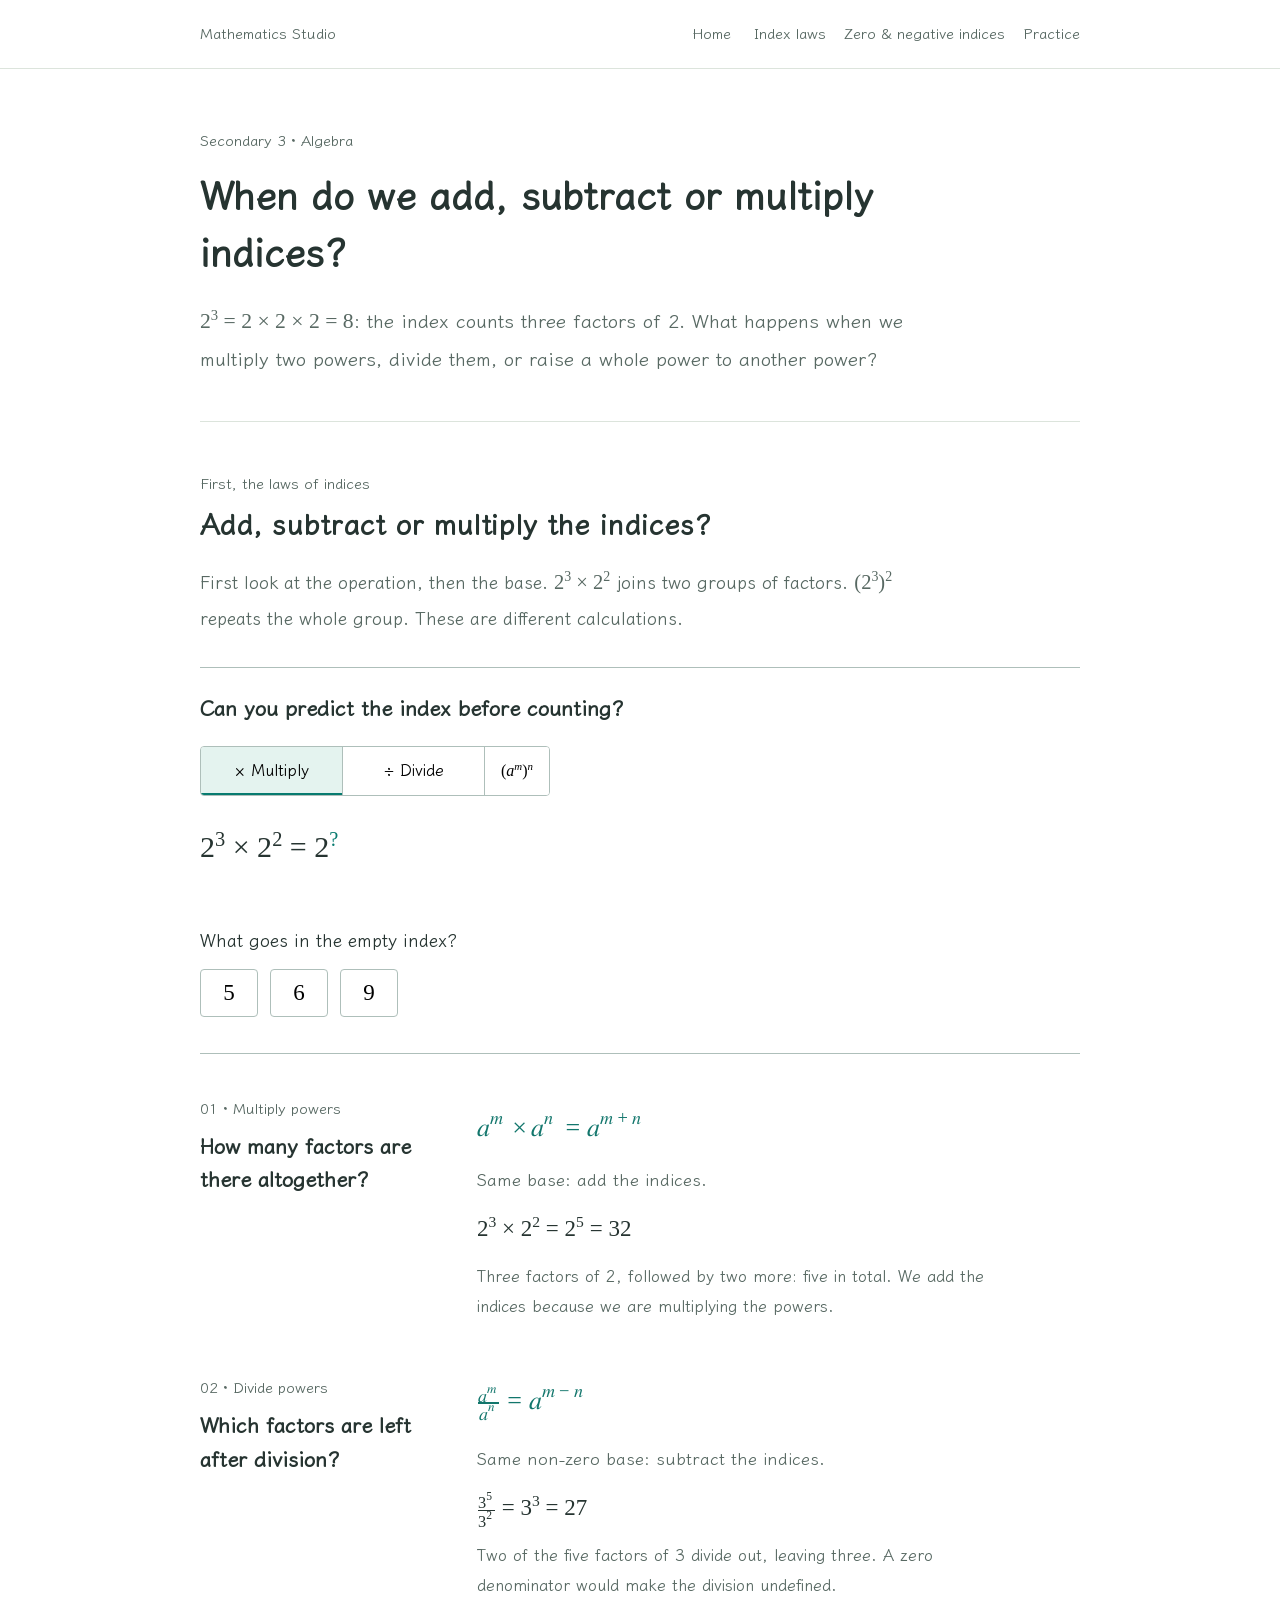
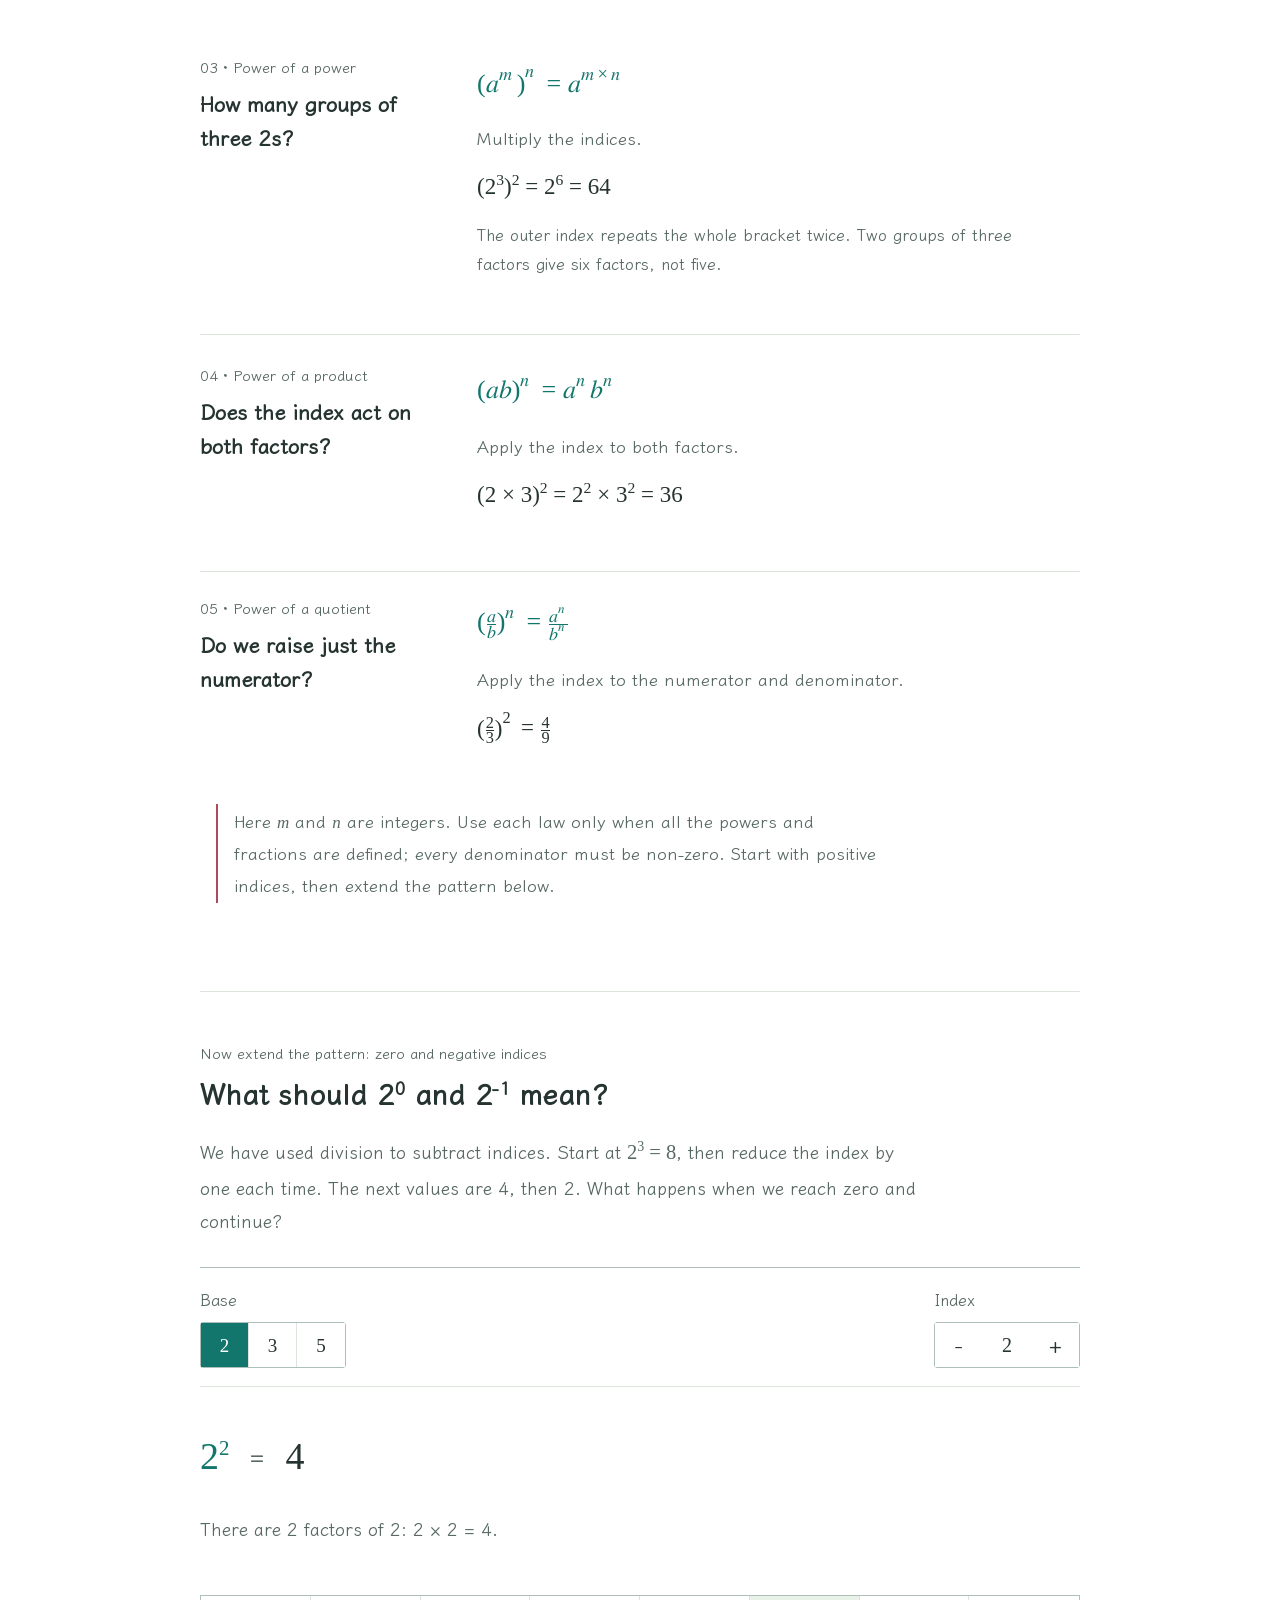
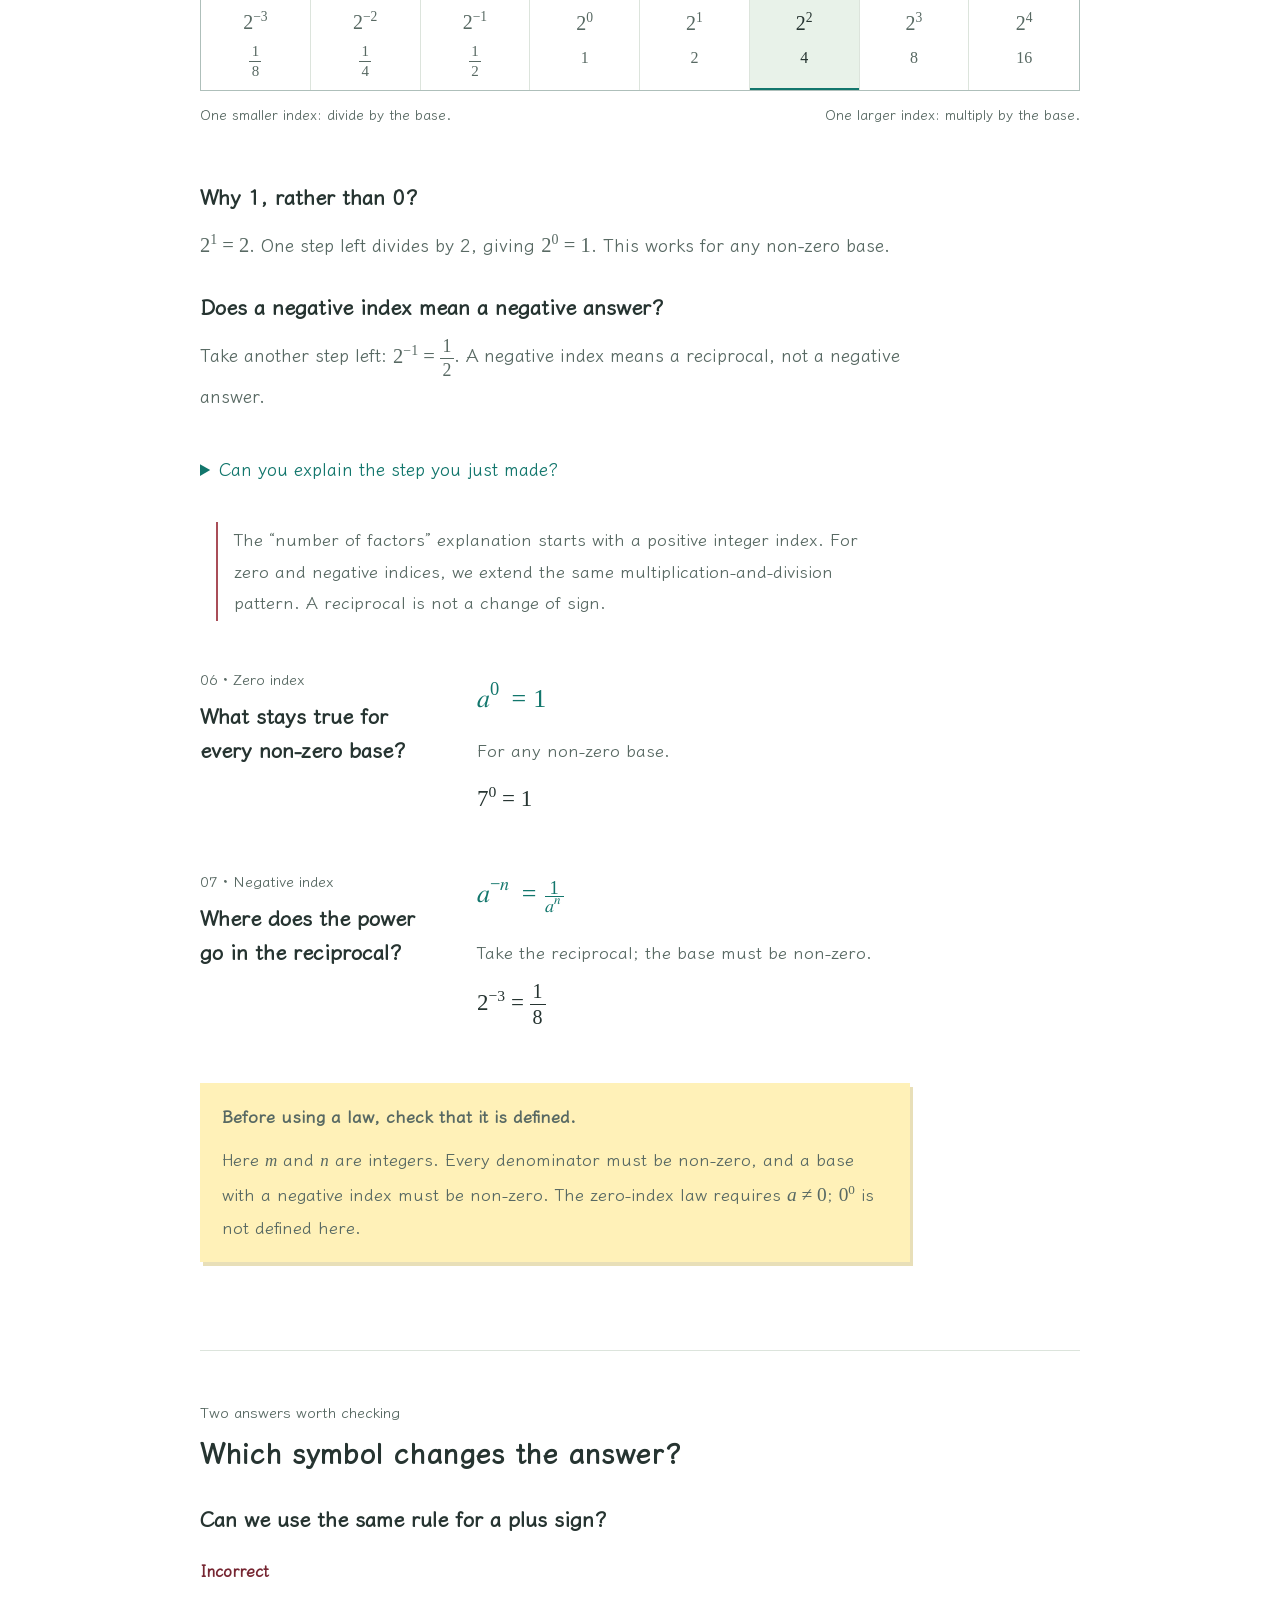
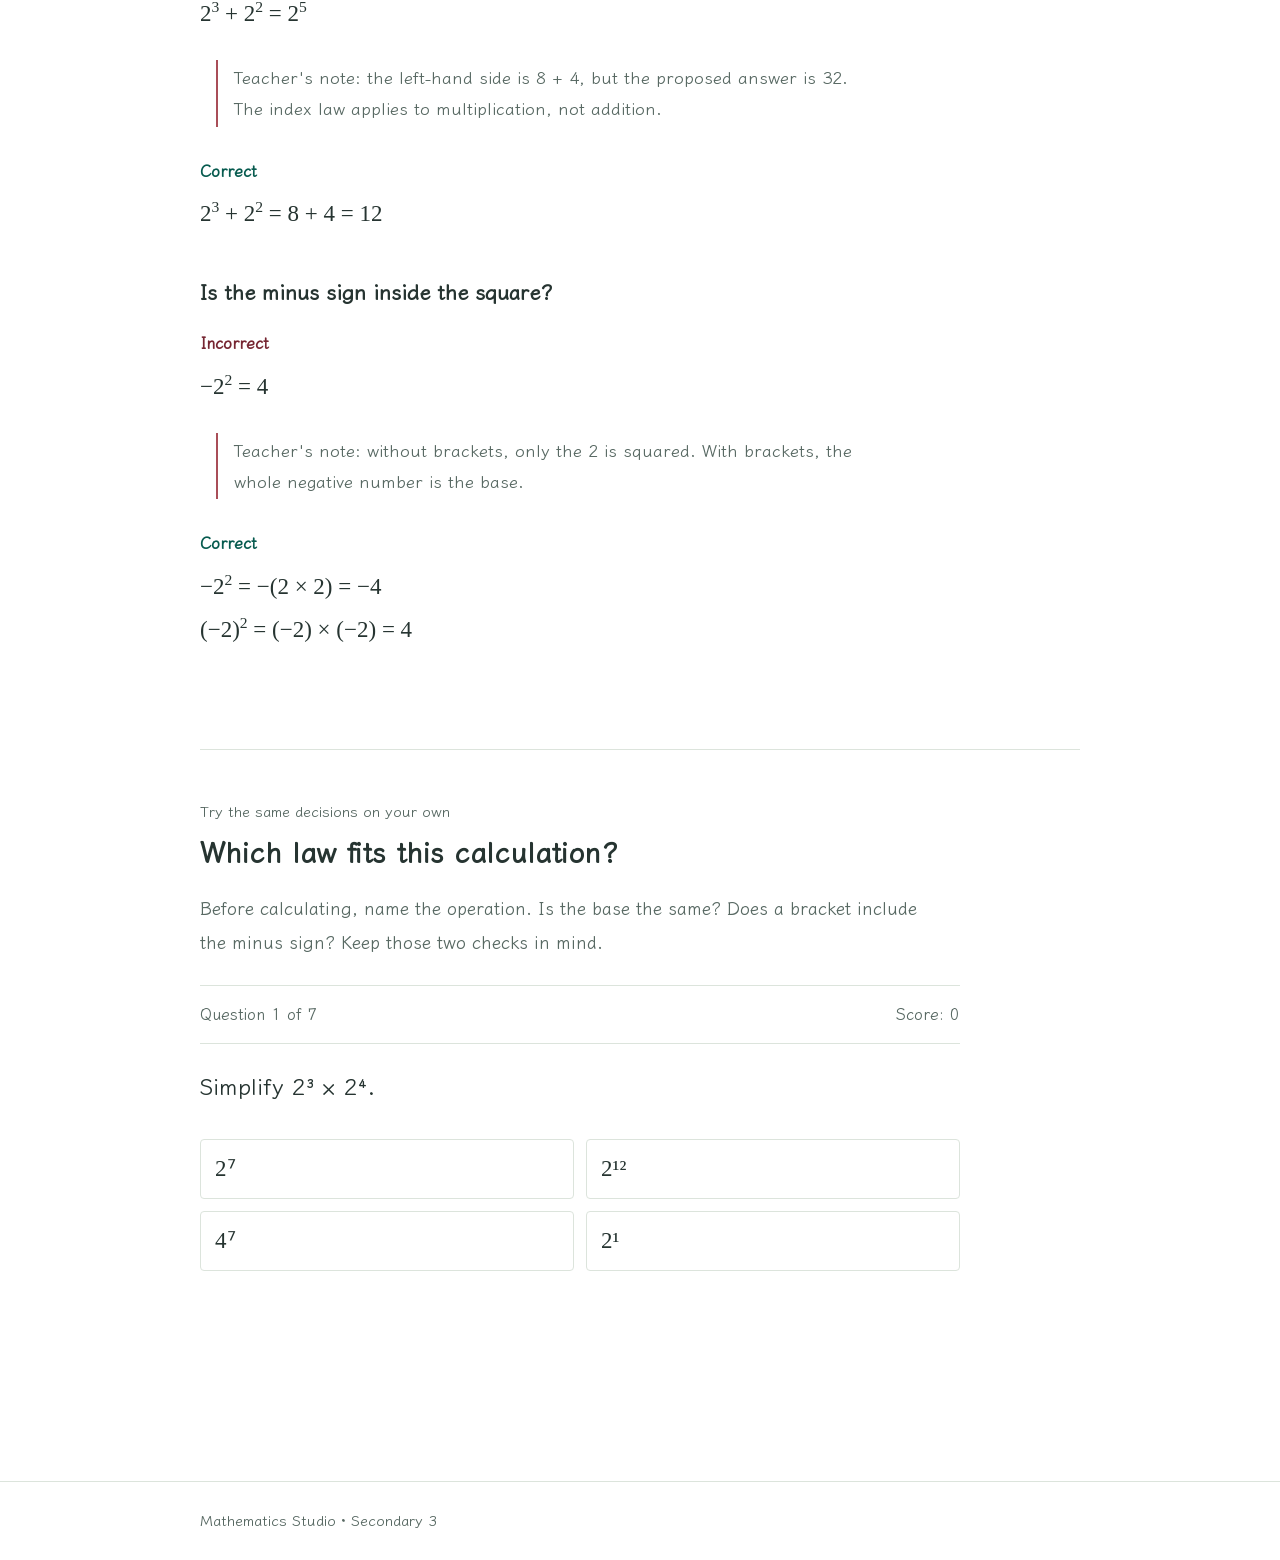
<file: integer-index-laws-s3.html>
<!doctype html>
<html lang="en">
<head>
  <meta charset="utf-8">
  <meta name="viewport" content="width=device-width, initial-scale=1">
  <meta name="color-scheme" content="light">
  <meta name="description" content="An interactive Secondary 3 lesson on the laws of integer indices.">
  <title>Laws of Integer Indices | S3 Mathematics</title>
  <style>
    :root {
      --ink: #19312f;
      --muted: #526664;
      --line: #d7e2de;
      --paper: #f6f8f7;
      --white: #fff;
      --teal: #08786e;
      --teal-pale: #e4f4ef;
      --coral: #c84c66;
      --coral-pale: #fff0f3;
      --blue: #286d9e;
      --blue-pale: #eaf3f9;
    }
    * { box-sizing: border-box; }
    html { scroll-behavior: smooth; }
    body { margin: 0; background: var(--paper); color: var(--ink); font: 16px/1.65 "Segoe UI", Arial, sans-serif; }
    button, input { font: inherit; }
    button, a { -webkit-tap-highlight-color: transparent; }
    :focus-visible { outline: 3px solid var(--teal); outline-offset: 3px; }
    .wrap { width: min(1100px, calc(100% - 40px)); margin-inline: auto; }
    .top { background: var(--ink); color: var(--white); }
    .top-inner { min-height: 66px; display: flex; align-items: center; justify-content: space-between; gap: 20px; }
    .brand { display: flex; align-items: center; gap: 11px; color: inherit; font-weight: 800; text-decoration: none; white-space: nowrap; }
    .brand-mark { display: grid; place-items: center; width: 34px; height: 34px; border: 1px solid #88bcb0; color: #a4e0d2; font: 700 21px Georgia, serif; }
    .top nav { display: flex; gap: 24px; }
    .top nav a { color: #d2e2dd; font-size: 13px; text-decoration: none; white-space: nowrap; }
    .top nav a:hover { color: var(--white); text-decoration: underline; text-underline-offset: 5px; }
    main { padding-bottom: 76px; }
    .intro { padding: 50px 0 32px; }
    .eyebrow { margin: 0 0 13px; color: var(--teal); font-size: 12px; font-weight: 800; text-transform: uppercase; }
    .eyebrow::before { content: ""; display: inline-block; width: 26px; height: 2px; margin-right: 11px; vertical-align: middle; background: var(--teal); }
    h1 { margin: 0; font-size: clamp(34px, 4vw, 52px); line-height: 1.2; letter-spacing: 0; }
    .lead { max-width: 710px; margin: 16px 0 0; color: var(--muted); font-size: 17px; }
    h2 { margin: 0; font-size: clamp(24px, 2.5vw, 30px); line-height: 1.35; letter-spacing: 0; }
    h3 { margin: 0; font-size: 19px; line-height: 1.4; }
    p { margin: 0; }
    .section { padding: 49px 0 54px; border-top: 1px solid var(--line); scroll-margin-top: 20px; }
    .section-kicker { margin: 0 0 8px; color: var(--teal); font-size: 12px; font-weight: 800; text-transform: uppercase; }
    .section-lead { max-width: 700px; margin: 11px 0 0; color: var(--muted); }
    .explorer { margin-top: 26px; border: 1px solid var(--line); border-radius: 6px; background: var(--white); overflow: hidden; }
    .explorer-controls { display: flex; flex-wrap: wrap; justify-content: space-between; gap: 20px; padding: 20px 24px; border-bottom: 1px solid var(--line); }
    .control-label { display: block; margin-bottom: 7px; color: var(--muted); font-size: 12px; font-weight: 700; text-transform: uppercase; }
    .segments { display: inline-flex; border: 1px solid var(--line); border-radius: 4px; overflow: hidden; }
    .segments button { width: 47px; height: 40px; border: 0; border-right: 1px solid var(--line); background: var(--white); color: var(--ink); cursor: pointer; font-weight: 700; }
    .segments button:last-child { border-right: 0; }
    .segments button[aria-pressed="true"] { background: var(--teal); color: var(--white); }
    .segments button:not([aria-pressed="true"]):hover { background: var(--teal-pale); }
    .stepper { display: inline-flex; align-items: center; border: 1px solid var(--line); border-radius: 4px; overflow: hidden; }
    .stepper button { width: 42px; height: 40px; border: 0; background: var(--white); color: var(--ink); cursor: pointer; font-size: 22px; line-height: 1; }
    .stepper button:hover:not(:disabled) { background: var(--teal-pale); }
    .stepper button:disabled { color: #9daaa6; cursor: default; }
    .stepper output { min-width: 48px; padding: 0 8px; text-align: center; font-weight: 800; }
    .explorer-stage { padding: 30px 24px 25px; }
    .current { display: flex; align-items: center; flex-wrap: wrap; gap: 18px; }
    .expression { min-width: 100px; color: var(--teal); font: 700 47px Georgia, serif; line-height: 1.3; }
    sup { line-height: 0; }
    .expression sup { font-size: .55em; }
    .equals { color: var(--muted); font-size: 26px; }
    .result { font: 700 42px Georgia, serif; line-height: 1.25; }
    .fraction { display: inline-flex; flex-direction: column; align-items: center; vertical-align: middle; line-height: 1.12; font-size: .83em; }
    .fraction > span:first-child { display: block; width: 100%; padding: 0 .15em .07em; border-bottom: 1.6px solid currentColor; text-align: center; }
    .fraction > span:last-child { padding: .07em .15em 0; }
    .meaning { min-height: 48px; margin: 17px 0 0; color: var(--muted); }
    .rail { display: grid; grid-template-columns: repeat(8, minmax(0, 1fr)); gap: 4px; margin-top: 25px; padding-top: 17px; border-top: 1px solid var(--line); }
    .power { min-width: 0; padding: 12px 4px 9px; border: 1px solid transparent; border-radius: 4px; background: transparent; color: var(--muted); cursor: pointer; text-align: center; }
    .power:hover { background: var(--teal-pale); }
    .power[aria-pressed="true"] { border-color: #a9d1c5; background: var(--teal-pale); color: var(--ink); }
    .power strong { display: block; font-size: 15px; white-space: nowrap; }
    .power small { display: block; min-height: 31px; margin-top: 5px; font: 13px Georgia, serif; white-space: nowrap; }
    .power .fraction { font-size: 11px; }
    .direction { display: flex; justify-content: space-between; gap: 10px; margin-top: 10px; color: var(--muted); font-size: 12px; }
    .direction span:last-child { text-align: right; }
    .why { display: grid; grid-template-columns: repeat(2, minmax(0, 1fr)); gap: 20px; margin-top: 25px; }
    .why > div { padding-left: 16px; border-left: 3px solid var(--blue); }
    .why > div:last-child { border-color: var(--coral); }
    .why h3 { margin-bottom: 7px; }
    .why p { color: var(--muted); font-size: 14px; }
    .math { font-family: Georgia, "Times New Roman", serif; font-size: 1.18em; white-space: nowrap; }
    .formula math { font-size: 1.45em; }
    math { font-family: Georgia, "Times New Roman", serif; }
    .rules { display: grid; grid-template-columns: repeat(3, minmax(0, 1fr)); gap: 14px; margin-top: 24px; }
    .rule { min-width: 0; padding: 22px; border: 1px solid var(--line); border-radius: 6px; background: var(--white); }
    .rule .number { display: block; margin-bottom: 13px; color: var(--coral); font: 700 12px Georgia, serif; }
    .rule h3 { min-height: 54px; }
    .formula { display: flex; align-items: center; min-height: 62px; margin: 11px 0; color: var(--teal); overflow-wrap: anywhere; }
    .rule p { color: var(--muted); font-size: 14px; }
    .rule .example { margin-top: 15px; padding-top: 12px; border-top: 1px solid var(--line); color: var(--ink); }
    .conditions { margin-top: 16px; color: var(--muted); font-size: 14px; }
    .pitfalls { display: grid; grid-template-columns: repeat(2, minmax(0, 1fr)); gap: 24px; margin-top: 23px; }
    .pitfall { padding: 17px 0 0; border-top: 2px solid var(--coral); }
    .pitfall h3 { margin-bottom: 7px; }
    .pitfall p { color: var(--muted); font-size: 14px; }
    .quiz { max-width: 770px; margin-top: 24px; border: 1px solid var(--line); border-radius: 6px; background: var(--white); }
    .quiz-head { display: flex; justify-content: space-between; gap: 12px; padding: 18px 22px; border-bottom: 1px solid var(--line); color: var(--muted); font-size: 13px; }
    .quiz-body { padding: 24px 22px; }
    .question { min-height: 65px; font-size: 22px; font-weight: 700; line-height: 1.4; }
    .choices { display: grid; grid-template-columns: repeat(2, minmax(0, 1fr)); gap: 9px; margin-top: 16px; }
    .choice { min-height: 52px; padding: 10px 14px; border: 1px solid var(--line); border-radius: 4px; background: var(--white); color: var(--ink); cursor: pointer; text-align: left; font-size: 18px; }
    .choice:hover:not(:disabled) { border-color: var(--teal); background: var(--teal-pale); }
    .choice:disabled { cursor: default; }
    .choice.correct { border-color: var(--teal); background: var(--teal-pale); }
    .choice.wrong { border-color: var(--coral); background: var(--coral-pale); }
    .feedback { min-height: 58px; margin: 16px 0 0; font-size: 14px; }
    .feedback strong { display: block; color: var(--ink); }
    .feedback span { color: var(--muted); }
    .quiz-actions { display: flex; justify-content: flex-end; }
    .primary { min-height: 40px; padding: 7px 16px; border: 0; border-radius: 4px; background: var(--ink); color: var(--white); cursor: pointer; font-weight: 700; }
    .primary:hover { background: var(--teal); }
    .primary[hidden] { display: none; }
    footer { padding: 23px 0 34px; border-top: 1px solid var(--line); color: var(--muted); font-size: 12px; }
    @media (max-width: 760px) {
      .rules { grid-template-columns: repeat(2, minmax(0, 1fr)); }
      .top nav { gap: 13px; }
    }
    @media (max-width: 590px) {
      .wrap { width: min(100% - 30px, 470px); }
      .top-inner { min-height: 60px; }
      .top nav a:first-child { display: none; }
      .intro { padding: 38px 0 28px; }
      .lead { font-size: 15px; }
      .section { padding: 39px 0 45px; }
      .explorer-controls, .explorer-stage { padding-left: 16px; padding-right: 16px; }
      .expression { font-size: 39px; min-width: 78px; }
      .result { font-size: 36px; }
      .rail { gap: 1px; }
      .power { padding: 11px 0 8px; }
      .power strong { font-size: 12px; }
      .power small { font-size: 11px; }
      .power .fraction { font-size: 9px; }
      .direction { font-size: 11px; }
      .why, .pitfalls, .rules { grid-template-columns: 1fr; }
      .rule h3 { min-height: 0; }
      .choices { grid-template-columns: 1fr; }
    }
    @media (max-width: 350px) {
      .top nav a { font-size: 12px; }
      .power small { font-size: 10px; }
    }
    @media (prefers-reduced-motion: reduce) { html { scroll-behavior: auto; } }
  </style>
  <link rel="stylesheet" href="teacher-notes.css">
  <link rel="stylesheet" href="index-laws-handout.css">
</head>
<body class="lesson-indices">
  <header class="top">
    <div class="wrap top-inner">
      <a class="brand" href="/index.html"><span class="brand-mark" aria-hidden="true">aⁿ</span> Mathematics Studio</a>
      <nav aria-label="Lesson navigation">
        <a href="/index.html" aria-label="Return to the mathematics homepage">Home</a>
        <a href="#rules">Index laws</a><a href="#explore">Zero &amp; negative indices</a><a href="#practice">Practice</a>
      </nav>
    </div>
  </header>
  <main id="top" class="wrap">
    <div class="intro">
      <p class="eyebrow">Secondary 3 · Algebra</p>
      <h1>When do we add, subtract or multiply indices?</h1>
      <p class="lead"><span class="math">2<sup>3</sup> = 2 × 2 × 2 = 8</span>: the index counts three factors of 2. What happens when we multiply two powers, divide them, or raise a whole power to another power?</p>
    </div>
    <section class="section" id="rules" aria-labelledby="rules-title">
      <p class="section-kicker">First, the laws of indices</p>
      <h2 id="rules-title">Add, subtract or multiply the indices?</h2>
      <p class="section-lead">First look at the operation, then the base. <span class="math">2<sup>3</sup> × 2<sup>2</sup></span> joins two groups of factors. <span class="math">(2<sup>3</sup>)<sup>2</sup></span> repeats the whole group. These are different calculations.</p>
      <div class="factor-investigation" aria-labelledby="factor-heading">
        <h3 id="factor-heading">Can you predict the index before counting?</h3>
        <div class="factor-modes" role="group" aria-label="Choose a calculation">
          <button type="button" data-factor-mode="product" aria-pressed="true" title="Multiply powers">× <span>Multiply</span></button>
          <button type="button" data-factor-mode="quotient" aria-pressed="false" title="Divide powers">÷ <span>Divide</span></button>
          <button type="button" data-factor-mode="power" aria-pressed="false" title="Raise a power to a power">(<var>a</var><sup><var>m</var></sup>)<sup><var>n</var></sup></button>
        </div>
        <div id="factor-question" class="factor-question math"></div>
        <p>What goes in the empty index?</p>
        <div id="factor-answers" class="factor-answers" role="group" aria-label="Predict the missing index"></div>
        <div id="factor-reveal" class="factor-reveal" hidden>
          <p id="factor-feedback" role="status" aria-live="polite"></p>
          <div id="factor-model" class="factor-model" aria-label="Expanded factors"></div>
          <p id="factor-explanation"></p>
          <button type="button" id="factor-retry">Try this again</button>
        </div>
      </div>
      <div class="rules">
        <article class="rule">
          <span class="number">01 · Multiply powers</span><h3>How many factors are there altogether?</h3>
          <div class="formula"><math><msup><mi>a</mi><mi>m</mi></msup><mo>×</mo><msup><mi>a</mi><mi>n</mi></msup><mo>=</mo><msup><mi>a</mi><mrow><mi>m</mi><mo>+</mo><mi>n</mi></mrow></msup></math></div>
          <p>Same base: add the indices.</p><p class="example math">2<sup>3</sup> × 2<sup>2</sup> = 2<sup>5</sup> = 32</p>
          <p class="law-comment">Three factors of 2, followed by two more: five in total. We add the indices because we are multiplying the powers.</p>
        </article>
        <article class="rule">
          <span class="number">02 · Divide powers</span><h3>Which factors are left after division?</h3>
          <div class="formula"><math><mfrac><msup><mi>a</mi><mi>m</mi></msup><msup><mi>a</mi><mi>n</mi></msup></mfrac><mo>=</mo><msup><mi>a</mi><mrow><mi>m</mi><mo>−</mo><mi>n</mi></mrow></msup></math></div>
          <p>Same non-zero base: subtract the indices.</p><p class="example math"><math><mfrac><msup><mn>3</mn><mn>5</mn></msup><msup><mn>3</mn><mn>2</mn></msup></mfrac></math> = 3<sup>3</sup> = 27</p>
          <p class="law-comment">Two of the five factors of 3 divide out, leaving three. A zero denominator would make the division undefined.</p>
        </article>
        <article class="rule">
          <span class="number">03 · Power of a power</span><h3>How many groups of three 2s?</h3>
          <div class="formula"><math><msup><mrow><mo>(</mo><msup><mi>a</mi><mi>m</mi></msup><mo>)</mo></mrow><mi>n</mi></msup><mo>=</mo><msup><mi>a</mi><mrow><mi>m</mi><mo>×</mo><mi>n</mi></mrow></msup></math></div>
          <p>Multiply the indices.</p><p class="example math">(2<sup>3</sup>)<sup>2</sup> = 2<sup>6</sup> = 64</p>
          <p class="law-comment">The outer index repeats the whole bracket twice. Two groups of three factors give six factors, not five.</p>
        </article>
        <article class="rule">
          <span class="number">04 · Power of a product</span><h3>Does the index act on both factors?</h3>
          <div class="formula"><math><msup><mrow><mo>(</mo><mi>a</mi><mi>b</mi><mo>)</mo></mrow><mi>n</mi></msup><mo>=</mo><msup><mi>a</mi><mi>n</mi></msup><msup><mi>b</mi><mi>n</mi></msup></math></div>
          <p>Apply the index to both factors.</p><p class="example math">(2 × 3)<sup>2</sup> = 2<sup>2</sup> × 3<sup>2</sup> = 36</p>
        </article>
        <article class="rule">
          <span class="number">05 · Power of a quotient</span><h3>Do we raise just the numerator?</h3>
          <div class="formula"><math><msup><mrow><mo>(</mo><mfrac><mi>a</mi><mi>b</mi></mfrac><mo>)</mo></mrow><mi>n</mi></msup><mo>=</mo><mfrac><msup><mi>a</mi><mi>n</mi></msup><msup><mi>b</mi><mi>n</mi></msup></mfrac></math></div>
          <p>Apply the index to the numerator and denominator.</p><p class="example math"><math><msup><mrow><mo>(</mo><mfrac><mn>2</mn><mn>3</mn></mfrac><mo>)</mo></mrow><mn>2</mn></msup><mo>=</mo><mfrac><mn>4</mn><mn>9</mn></mfrac></math></p>
        </article>
      </div>
      <p class="teacher-note">Here <var>m</var> and <var>n</var> are integers. Use each law only when all the powers and fractions are defined; every denominator must be non-zero. Start with positive indices, then extend the pattern below.</p>
    </section>
    <section class="section" id="explore" aria-labelledby="explore-title">
      <p class="section-kicker">Now extend the pattern: zero and negative indices</p>
      <h2 id="explore-title">What should 2<sup>0</sup> and 2<sup>−1</sup> mean?</h2>
      <p class="section-lead">We have used division to subtract indices. Start at <span class="math">2<sup>3</sup> = 8</span>, then reduce the index by one each time. The next values are 4, then 2. What happens when we reach zero and continue?</p>
      <div class="explorer">
        <div class="explorer-controls">
          <div role="group" aria-label="Choose a base">
            <span class="control-label">Base</span>
            <div class="segments" id="bases">
              <button type="button" data-base="2" aria-pressed="true">2</button>
              <button type="button" data-base="3" aria-pressed="false">3</button>
              <button type="button" data-base="5" aria-pressed="false">5</button>
            </div>
          </div>
          <div role="group" aria-label="Change the index">
            <span class="control-label">Index</span>
            <div class="stepper">
              <button type="button" id="decrease" aria-label="Decrease index" title="Decrease index">−</button>
              <output id="index-value" aria-live="polite">2</output>
              <button type="button" id="increase" aria-label="Increase index" title="Increase index">+</button>
            </div>
          </div>
        </div>
        <div class="explorer-stage">
          <div class="current" aria-live="polite">
            <span class="expression" id="expression">2<sup>2</sup></span>
            <span class="equals" aria-hidden="true">=</span>
            <span class="result" id="result">4</span>
          </div>
          <p class="meaning" id="meaning">Multiply two 2s: 2 × 2 = 4.</p>
          <div class="rail" id="rail" role="group" aria-label="Select a power from negative three to four"></div>
          <div class="direction"><span>One smaller index: divide by the base.</span><span>One larger index: multiply by the base.</span></div>
        </div>
      </div>
      <div class="why">
        <div>
          <h3>Why 1, rather than 0?</h3>
          <p><span class="math">2<sup>1</sup> = 2</span>. One step left divides by 2, giving <span class="math">2<sup>0</sup> = 1</span>. This works for any non-zero base.</p>
        </div>
        <div>
          <h3>Does a negative index mean a negative answer?</h3>
          <p>Take another step left: <span class="math">2<sup>−1</sup> = <span class="fraction"><span>1</span><span>2</span></span></span>. A negative index means a reciprocal, not a negative answer.</p>
        </div>
      </div>
      <details class="pattern-working">
        <summary>Can you explain the step you just made?</summary>
        <div class="chalkboard">
          <p class="working-label">One smaller index. One division by the base.</p>
          <p class="pattern-equation math" id="pattern-equation"></p>
          <p id="pattern-note"></p>
        </div>
      </details>
      <p class="teacher-note">The “number of factors” explanation starts with a positive integer index. For zero and negative indices, we extend the same multiplication-and-division pattern. A reciprocal is not a change of sign.</p>
      <div class="rules index-extension">
        <article class="rule">
          <span class="number">06 · Zero index</span><h3>What stays true for every non-zero base?</h3>
          <div class="formula"><math><msup><mi>a</mi><mn>0</mn></msup><mo>=</mo><mn>1</mn></math></div>
          <p>For any non-zero base.</p><p class="example math">7<sup>0</sup> = 1</p>
        </article>
        <article class="rule">
          <span class="number">07 · Negative index</span><h3>Where does the power go in the reciprocal?</h3>
          <div class="formula"><math><msup><mi>a</mi><mrow><mo>−</mo><mi>n</mi></mrow></msup><mo>=</mo><mfrac><mn>1</mn><msup><mi>a</mi><mi>n</mi></msup></mfrac></math></div>
          <p>Take the reciprocal; the base must be non-zero.</p><p class="example math">2<sup>−3</sup> = <span class="fraction"><span>1</span><span>8</span></span></p>
        </article>
      </div>
      <aside class="conditions sticky-note"><strong>Before using a law, check that it is defined.</strong><p>Here <var>m</var> and <var>n</var> are integers. Every denominator must be non-zero, and a base with a negative index must be non-zero. The zero-index law requires <span class="math">a ≠ 0</span>; <span class="math">0<sup>0</sup></span> is not defined here.</p></aside>
    </section>
    <section class="section" aria-labelledby="mistakes-title">
      <p class="section-kicker">Two answers worth checking</p>
      <h2 id="mistakes-title">Which symbol changes the answer?</h2>
      <div class="pitfalls">
        <div class="pitfall">
          <h3>Can we use the same rule for a plus sign?</h3>
          <div class="correction-row"><strong class="correction-label">Incorrect</strong><span class="math">2<sup>3</sup> + 2<sup>2</sup> = 2<sup>5</sup></span></div>
          <p class="teacher-note">Teacher's note: the left-hand side is 8 + 4, but the proposed answer is 32. The index law applies to multiplication, not addition.</p>
          <div class="correction-row correction-row--right"><strong class="correction-label">Correct</strong><span class="math">2<sup>3</sup> + 2<sup>2</sup> = 8 + 4 = 12</span></div>
        </div>
        <div class="pitfall">
          <h3>Is the minus sign inside the square?</h3>
          <div class="correction-row"><strong class="correction-label">Incorrect</strong><span class="math">−2<sup>2</sup> = 4</span></div>
          <p class="teacher-note">Teacher's note: without brackets, only the 2 is squared. With brackets, the whole negative number is the base.</p>
          <div class="correction-row correction-row--right"><strong class="correction-label">Correct</strong><span class="math">−2<sup>2</sup> = −(2 × 2) = −4</span><span class="math">(−2)<sup>2</sup> = (−2) × (−2) = 4</span></div>
        </div>
      </div>
    </section>
    <section class="section" id="practice" aria-labelledby="practice-title">
      <p class="section-kicker">Try the same decisions on your own</p>
      <h2 id="practice-title">Which law fits this calculation?</h2>
      <p class="section-lead">Before calculating, name the operation. Is the base the same? Does a bracket include the minus sign? Keep those two checks in mind.</p>
      <div class="quiz">
        <div class="quiz-head"><span id="progress">Question 1 of 7</span><span id="score">Score: 0</span></div>
        <div class="quiz-body">
          <div class="question" id="question"></div>
          <div class="choices" id="choices"></div>
          <p class="feedback" id="feedback" aria-live="polite"></p>
          <div class="quiz-actions"><button class="primary" type="button" id="next" hidden>Next question</button></div>
        </div>
      </div>
    </section>
  </main>
  <footer><div class="wrap">Mathematics Studio · Secondary 3</div></footer>
  <script>
    const bases = document.querySelectorAll("[data-base]");
    const rail = document.getElementById("rail");
    const expression = document.getElementById("expression");
    const result = document.getElementById("result");
    const meaning = document.getElementById("meaning");
    const indexValue = document.getElementById("index-value");
    const decrease = document.getElementById("decrease");
    const increase = document.getElementById("increase");
    const patternEquation = document.getElementById("pattern-equation");
    const patternNote = document.getElementById("pattern-note");
    let base = 2;
    let exponent = 2;

    function fraction(numerator, denominator) {
      return `<span class="fraction"><span>${numerator}</span><span>${denominator}</span></span>`;
    }

    function powerValue(b, n) {
      return n < 0 ? fraction(1, b ** -n) : String(b ** n);
    }

    function indexText(n) {
      return String(n).replace("-", "−");
    }

    function renderExplorer(animate = false) {
      bases.forEach(button => button.setAttribute("aria-pressed", button.dataset.base === String(base)));
      indexValue.value = String(exponent);
      indexValue.textContent = String(exponent);
      decrease.disabled = exponent === -3;
      increase.disabled = exponent === 4;
      expression.innerHTML = `${base}<sup>${indexText(exponent)}</sup>`;
      result.innerHTML = powerValue(base, exponent);
      if (exponent > 0) {
        const factors = Array(exponent).fill(base).join(" × ");
        meaning.textContent = `There ${exponent === 1 ? "is 1 factor" : `are ${exponent} factors`} of ${base}: ${factors} = ${base ** exponent}.`;
      } else if (exponent === 0) {
        meaning.textContent = `One step left from ${base}¹ divides by ${base}, so ${base}⁰ = 1.`;
      } else {
        meaning.innerHTML = `Move ${-exponent} step${exponent === -1 ? "" : "s"} left from 1, dividing by ${base} each time.`;
      }
      patternEquation.innerHTML = `${base}<sup>${indexText(exponent + 1)}</sup> ÷ ${base} = ${base}<sup>${indexText(exponent)}</sup> = ${powerValue(base, exponent)}`;
      patternNote.textContent = exponent === 0
        ? `At index 1 the value is ${base}. Dividing it by ${base} gives 1, not 0.`
        : exponent < 0
          ? `Keep dividing by ${base}. The reciprocal stays positive here because our selected base is positive.`
          : `Reducing the index removes one factor of ${base}: divide the value by ${base}.`;
      [...rail.children].forEach(button => {
        const n = Number(button.dataset.power);
        button.setAttribute("aria-pressed", String(n === exponent));
        button.setAttribute("aria-label", `${base} to the power of ${n}`);
        button.innerHTML = `<strong>${base}<sup>${indexText(n)}</sup></strong><small>${powerValue(base, n)}</small>`;
      });
      if (animate && !window.matchMedia("(prefers-reduced-motion: reduce)").matches) {
        const current = expression.parentElement;
        current.getAnimations().forEach(animation => animation.cancel());
        current.animate([{ opacity: .7 }, { opacity: 1 }], { duration: 160, easing: "ease-out" });
      }
    }

    function selectPower(n) {
      exponent = Math.max(-3, Math.min(4, n));
      renderExplorer(true);
    }

    function buildRail() {
      for (let n = -3; n <= 4; n++) {
        const button = document.createElement("button");
        button.type = "button";
        button.className = "power";
        button.dataset.power = String(n);
        button.addEventListener("click", () => selectPower(n));
        button.addEventListener("keydown", event => {
          const targets = { ArrowLeft: n - 1, ArrowRight: n + 1, Home: -3, End: 4 };
          if (!(event.key in targets)) return;
          event.preventDefault();
          selectPower(targets[event.key]);
          rail.querySelector(`[data-power="${exponent}"]`).focus();
        });
        rail.append(button);
      }
    }

    bases.forEach(button => button.addEventListener("click", () => {
      base = Number(button.dataset.base);
      renderExplorer(true);
    }));
    decrease.addEventListener("click", () => selectPower(exponent - 1));
    increase.addEventListener("click", () => selectPower(exponent + 1));
    buildRail();
    renderExplorer();

    const questions = [
      { prompt: "Simplify 2³ × 2⁴.", choices: ["2⁷", "2¹²", "4⁷", "2¹"], answer: 0, reason: "The bases are the same, so add the indices: 3 + 4 = 7." },
      { prompt: "Simplify 5⁶ ÷ 5².", choices: ["5³", "5⁴", "1", "5⁸"], answer: 1, reason: "The bases are the same, so subtract the indices: 6 − 2 = 4." },
      { prompt: "Simplify (3²)³.", choices: ["3⁵", "3⁶", "9⁶", "3⁸"], answer: 1, reason: "For a power of a power, multiply the indices: 2 × 3 = 6." },
      { prompt: "What is 8⁰?", choices: ["0", "8", "1", "Undefined"], answer: 2, reason: "Any non-zero number raised to the power 0 is 1." },
      { prompt: "What is 2⁻³?", choices: ["−8", fraction(1, 8), fraction(1, 6), "8"], answer: 1, reason: "A negative index gives the reciprocal: 2 cubed is 8." },
      { prompt: "What is (−3)²?", choices: ["−9", "9", "−6", "6"], answer: 1, reason: "The brackets put the negative sign inside the square: (−3) × (−3) = 9." },
      { prompt: `What is <math><msup><mrow><mo>(</mo><mfrac><mn>2</mn><mn>3</mn></mfrac><mo>)</mo></mrow><mn>2</mn></msup></math>?`, choices: [fraction(2, 9), fraction(4, 9), fraction(4, 6), fraction(2, 3)], answer: 1, reason: "Square both the numerator and denominator: 2² = 4 and 3² = 9." }
    ];
    const questionEl = document.getElementById("question");
    const choicesEl = document.getElementById("choices");
    const feedbackEl = document.getElementById("feedback");
    const next = document.getElementById("next");
    let questionIndex = 0;
    let score = 0;
    let answered = false;

    function renderQuestion() {
      answered = false;
      const question = questions[questionIndex];
      document.getElementById("progress").textContent = `Question ${questionIndex + 1} of ${questions.length}`;
      document.getElementById("score").textContent = `Score: ${score}`;
      questionEl.innerHTML = question.prompt;
      feedbackEl.textContent = "";
      next.hidden = true;
      choicesEl.innerHTML = "";
      question.choices.forEach((choice, index) => {
        const button = document.createElement("button");
        button.type = "button";
        button.className = "choice";
        button.innerHTML = choice;
        const fractionChoice = /^<span class="fraction"><span>(\d+)<\/span><span>(\d+)<\/span><\/span>$/.exec(choice);
        button.setAttribute("aria-label", fractionChoice ? `${fractionChoice[1]} over ${fractionChoice[2]}` : button.textContent);
        button.addEventListener("click", () => selectAnswer(index));
        choicesEl.append(button);
      });
    }

    function selectAnswer(index) {
      if (answered) return;
      answered = true;
      const question = questions[questionIndex];
      const correct = index === question.answer;
      if (correct) score++;
      [...choicesEl.children].forEach((button, choiceIndex) => {
        button.disabled = true;
        if (choiceIndex === question.answer) button.classList.add("correct");
        else if (choiceIndex === index) button.classList.add("wrong");
      });
      feedbackEl.innerHTML = `<strong>${correct ? "Correct." : "Incorrect. The correct answer is marked."}</strong><span>Teacher's note: ${question.reason}</span>`;
      document.getElementById("score").textContent = `Score: ${score}`;
      next.textContent = questionIndex === questions.length - 1 ? "Try again" : "Next question";
      next.hidden = false;
    }

    next.addEventListener("click", () => {
      if (questionIndex === questions.length - 1) {
        questionIndex = 0;
        score = 0;
      } else {
        questionIndex++;
      }
      renderQuestion();
    });
    renderQuestion();

    function italicizeMath(root) {
      const walker = document.createTreeWalker(root, NodeFilter.SHOW_TEXT);
      const nodes = [];
      while (walker.nextNode()) {
        const node = walker.currentNode;
        if (!node.parentElement.closest("var, math")) nodes.push(node);
      }
      nodes.forEach(node => {
        if (!/[abmn]/.test(node.textContent)) return;
        const fragment = document.createDocumentFragment();
        node.textContent.split(/([abmn])/).forEach(part => {
          const child = /^[abmn]$/.test(part) ? document.createElement("var") : document.createTextNode(part);
          if (child.nodeType === Node.ELEMENT_NODE) child.textContent = part;
          fragment.append(child);
        });
        node.replaceWith(fragment);
      });
    }
    document.querySelectorAll(".math").forEach(italicizeMath);
    document.querySelectorAll("mi").forEach(variable => variable.setAttribute("mathvariant", "italic"));
  </script>
  <script src="index-laws-play.js"></script>
</body>
</html>
</file>
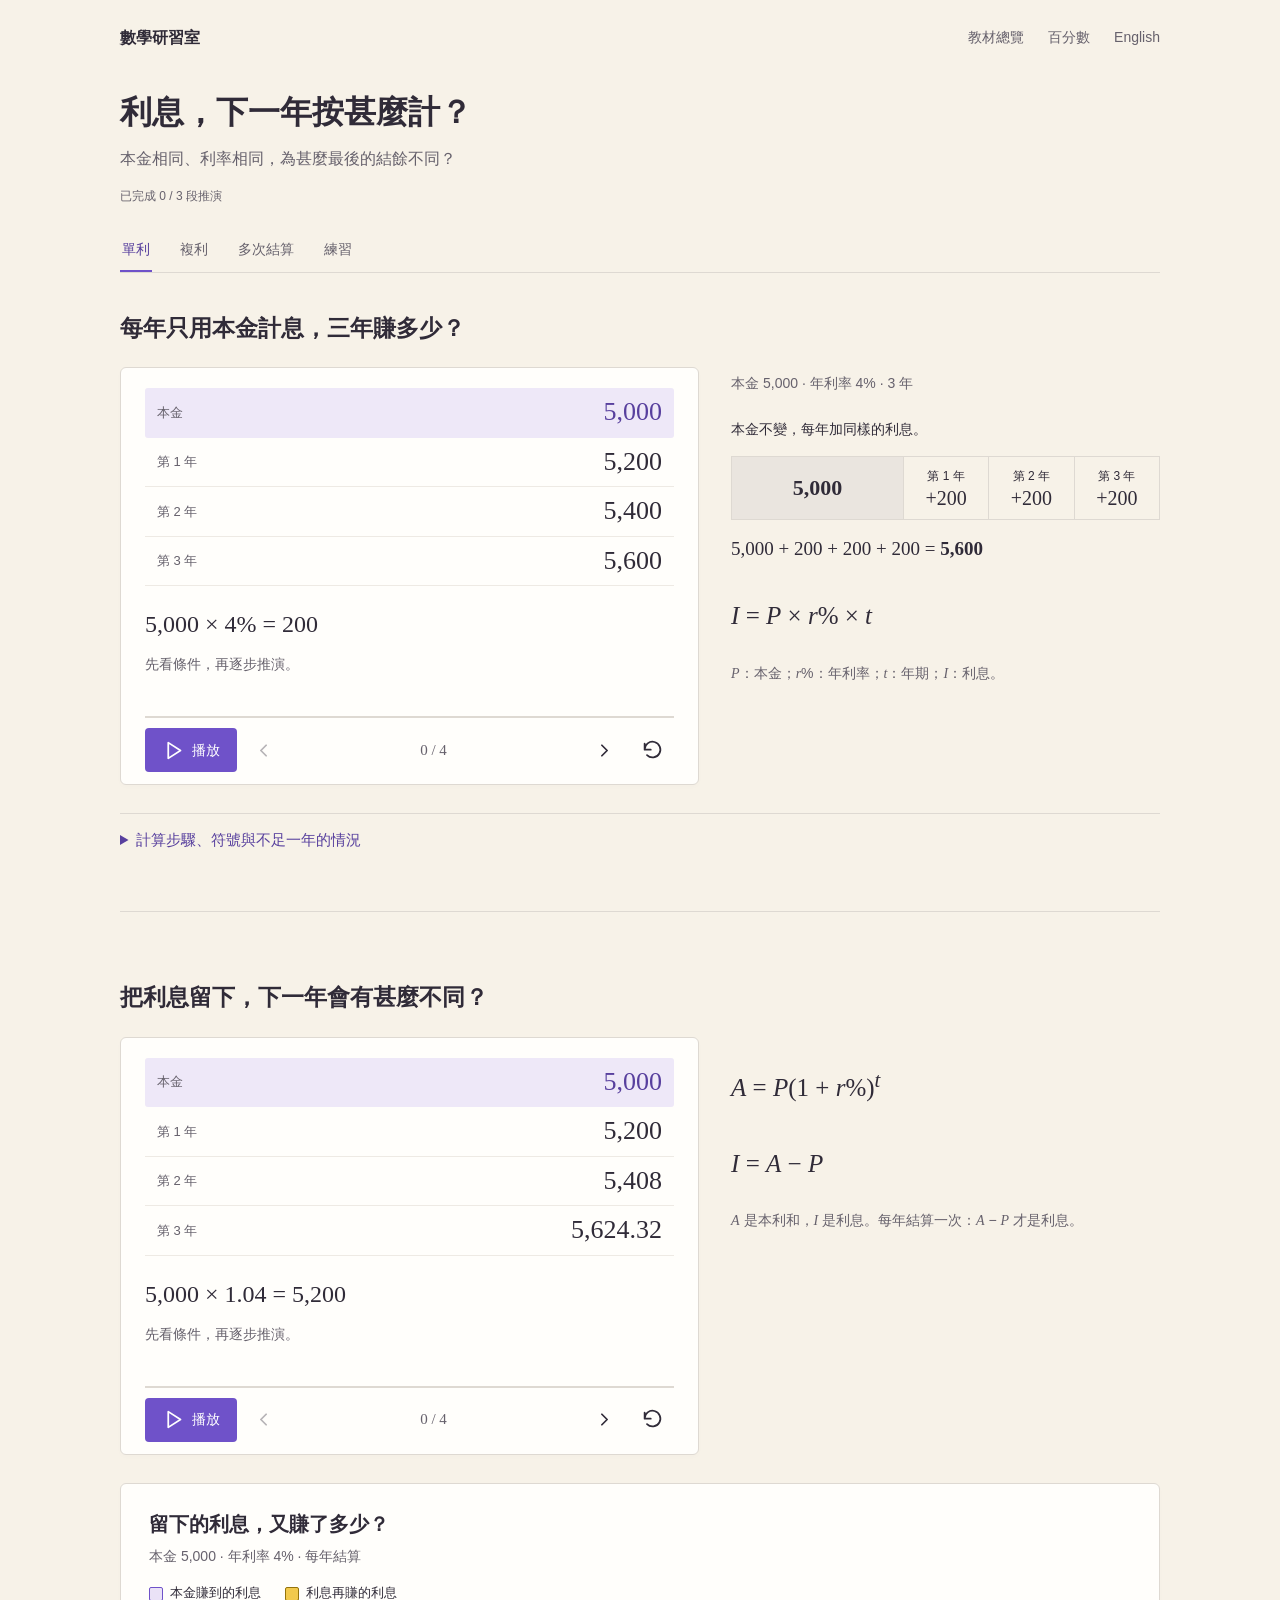
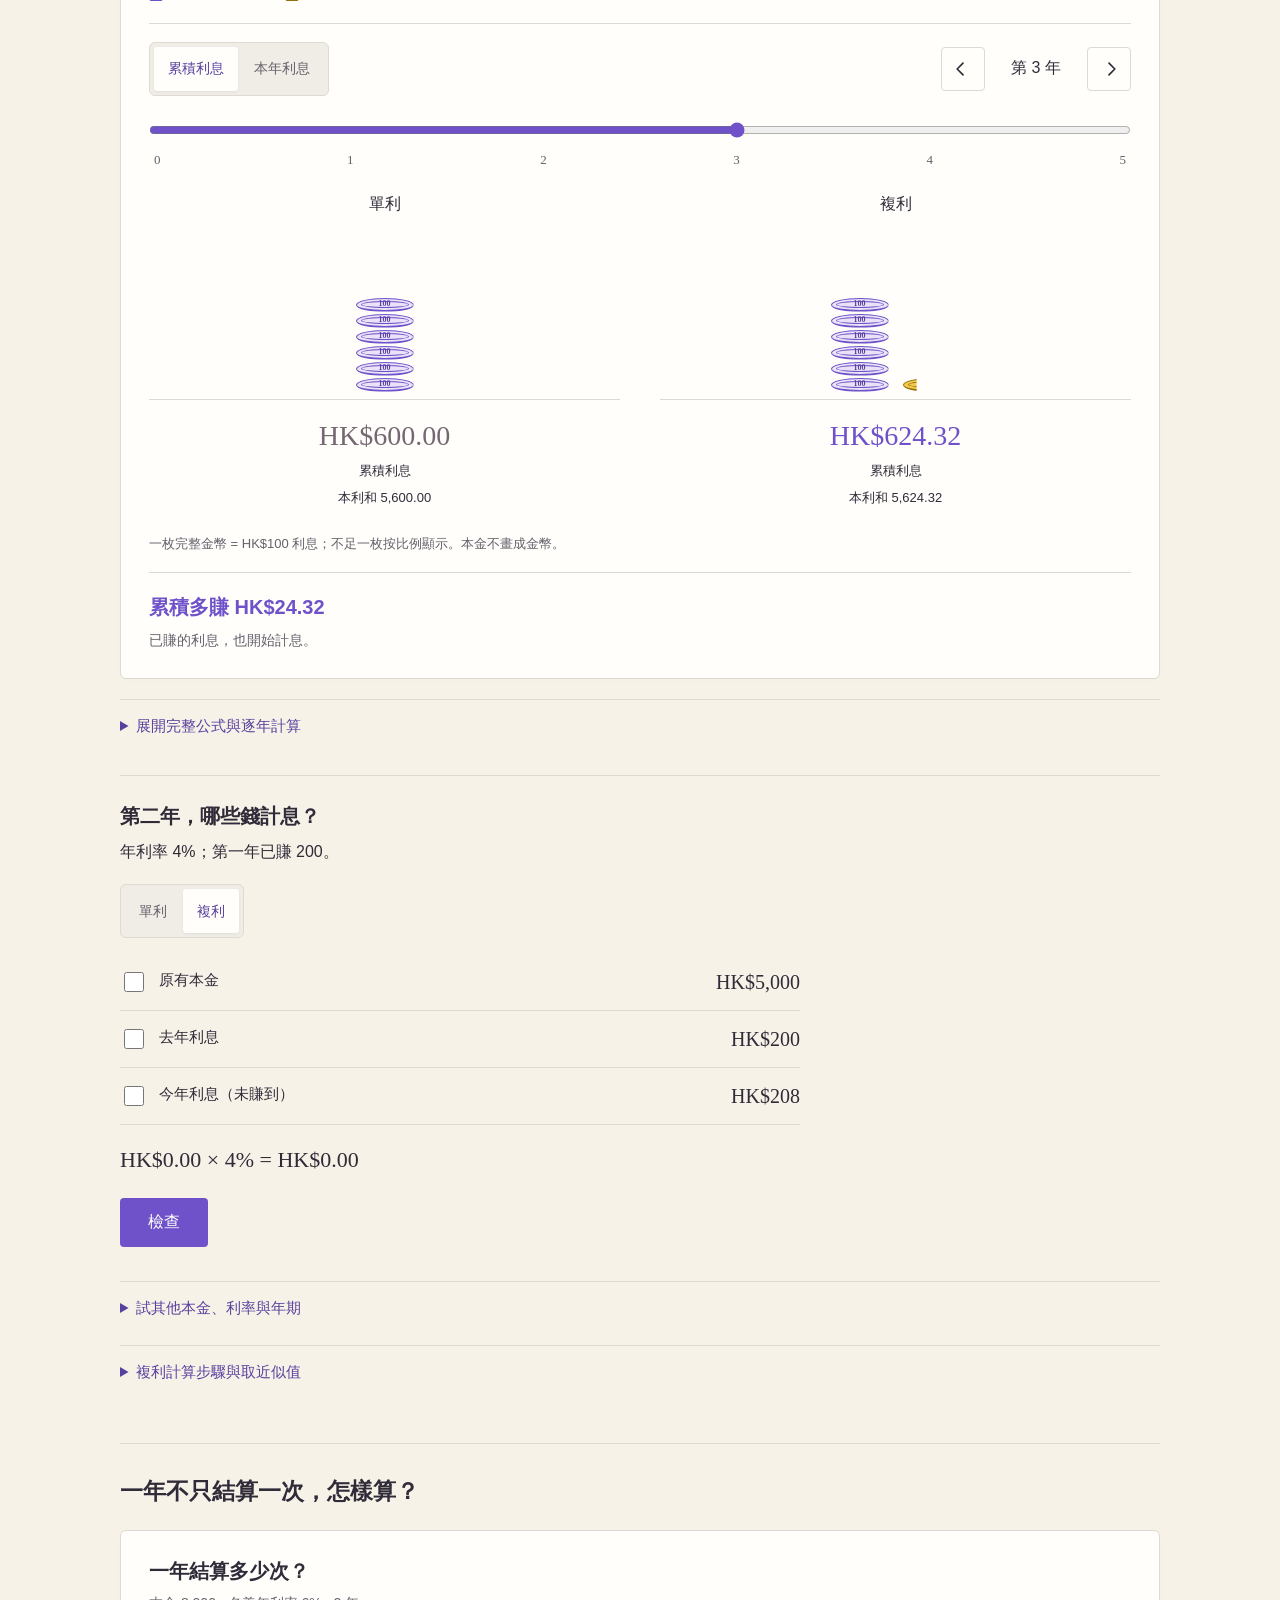
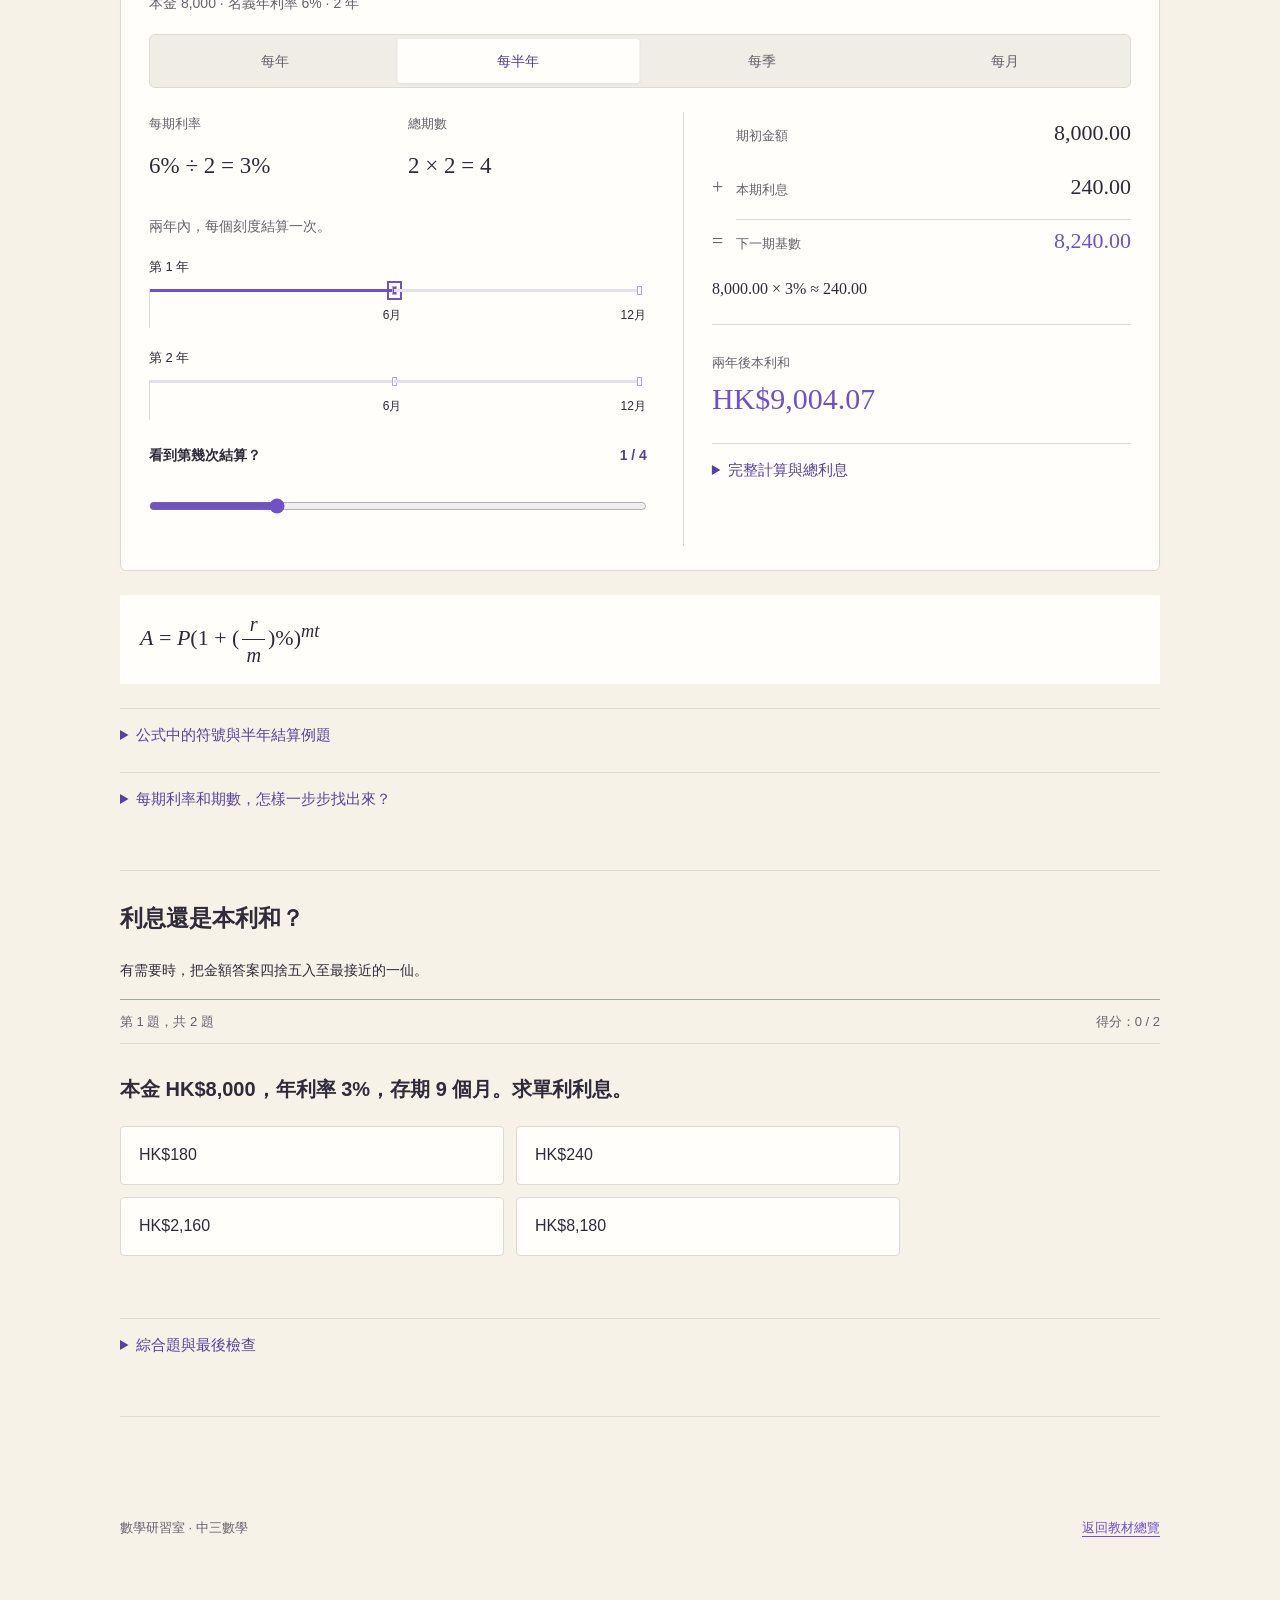
<file: interest-s3-zh.html>
<!doctype html>
<html lang="zh-Hant"><head>
  <meta charset="utf-8">
  <meta name="viewport" content="width=device-width, initial-scale=1">
  <meta name="color-scheme" content="light">
  <meta name="description" content="單利、複利與一年多次結算的互動講義。">
  <title>單利與複利 | 數學研習室</title>


<link rel="stylesheet" href="original-zh.css"><link rel="stylesheet" href="lesson-ui.css"><script src="lesson-zh.js" defer=""></script><script src="interest-controls.js" defer=""></script><script src="lesson-motion.js" defer=""></script><link rel="stylesheet" href="interest-polish.css"><script src="interest-polish.js" defer=""></script></head>
<body class="compact-lesson split-lesson" data-topic="interest" data-interest-polish="v1"><a class="skip" href="#main">跳到講義</a>
  <header class="top"><div class="wrap top-inner">
    <a class="brand" href="index.html">數學研習室</a>
    <nav aria-label="主要導覽"><a href="index.html">教材總覽</a>
            <a href="percentages-s3-zh.html">百分數</a>
            <a href="interest-s3.html" lang="en">English</a></nav>
  </div></header>
  <main class="wrap" id="main" tabindex="-1">
    <div class="intro">

      <h1>利息，下一年按甚麼計？</h1>
      <p class="lead">本金相同、利率相同，為甚麼最後的結餘不同？</p>

    </div><noscript><p class="no-script-note">已顯示例題與公式。操作教具及作答需要啟用 JavaScript。</p><style>.split-lesson button,.split-lesson input,.split-lesson #quiz { display:none!important }</style></noscript>
    <nav class="contents" aria-label="課程章節"><a href="#simple-interest">單利</a><a href="#interest">複利</a><a href="#frequent-compounding">多次結算</a><a href="#practice">練習</a></nav>









    <section id="simple-interest" aria-labelledby="simple-interest-title"><header class="section-heading"><h2 id="simple-interest-title">每年只用本金計息，三年賺多少？</h2></header><div class="lesson-workspace"><div class="sequence-mount"></div><div class="interest-core"><p>本金 5,000 · 年利率 4% · 3 年</p>
    <figure class="simple-addition"><figcaption>本金不變，每年加同樣的利息。</figcaption>
    <div class="addition-track"><span class="principal-block">5,000</span><span class="addition-block"><small>第 1 年</small><strong>+200</strong></span><span class="addition-block"><small>第 2 年</small><strong>+200</strong></span><span class="addition-block"><small>第 3 年</small><strong>+200</strong></span></div>
    <p class="math">5,000 + 200 + 200 + 200 = <strong>5,600</strong></p></figure><div class="formula"><var>I</var> = <var>P</var> × <var>r</var>% × <var>t</var></div><p class="essential-definitions"><var>P</var>：本金；<var>r</var>%：年利率；<var>t</var>：年期；<var>I</var>：利息。</p></div></div><details class="visual-notes"><summary>計算步驟、符號與不足一年的情況</summary><div><p>設 <var>P</var> 為本金，<var>r</var>% 為年利率，<var>t</var> 為年期，<var>I</var> 為利息，<var>A</var> 為本利和。以下例子假設利率固定、不收費，且期間沒有存款或提款。</p><div>
          <h3>單利：每年都按原本金計算嗎？</h3>
          <p>只按原有本金計算利息。</p>

          <div class="formula"><var>A</var> = <var>P</var>(1 + <var>r</var>% × <var>t</var>)</div>
          <p>本金 HK$5,000，年利率 4%，存期 3 年：</p>
          <p class="math"><var>I</var> = 5,000 × 0.04 × 3 = HK$600<br><var>A</var> = 5,000 + 600 = <strong>HK$5,600</strong></p>
          <p class="note">「p.a.」表示每年。計算 9 個月的單利時，<var>t</var> = <span class="frac"><span>9</span><span>12</span></span>。</p>
        </div></div></details></section><section id="interest" aria-labelledby="interest-title">
      <header class="section-heading"><h2 id="interest-title">把利息留下，下一年會有甚麼不同？</h2></header><div class="lesson-workspace"><div class="sequence-mount"></div><div class="interest-core"><div class="formula"><var>A</var> = <var>P</var>(1 + <var>r</var>%)<sup><var>t</var></sup></div><div class="formula"><var>I</var> = <var>A</var> − <var>P</var></div><p class="essential-definitions"><var>A</var> 是本利和，<var>I</var> 是利息。每年結算一次：<var>A</var> − <var>P</var> 才是利息。</p></div></div>

      <div id="interest-calculation"><div class="coin-lab refined-coins" id="coin-lab">
        <h3>留下的利息，又賺了多少？</h3>
        <p>本金 5,000 · 年利率 4% · 每年結算</p>
        <div class="earning-key"><span>本金賺到的利息</span><span>利息再賺的利息</span></div>
        <div class="coin-toolbar"><div class="segments coin-view-mode" role="group" aria-label="利息比較方式"><button type="button" data-coin-view="total" aria-pressed="true">累積利息</button><button type="button" data-coin-view="annual" aria-pressed="false">本年利息</button></div><div class="coin-controls">
          <button type="button" id="coin-back" aria-label="上一年" title="上一年"><svg viewBox="0 0 24 24" aria-hidden="true"><path d="m12 19-7-7 7-7"></path></svg></button>
          <output id="coin-year">第 3 年</output>
          <button type="button" id="coin-next" aria-label="下一年" title="下一年"><svg viewBox="0 0 24 24" aria-hidden="true"><path d="m12 5 7 7-7 7"></path></svg></button>
        </div></div><div class="coin-year-slider"><label for="coin-year-range" class="visually-hidden">年期</label><input id="coin-year-range" type="range" min="0" max="5" step="1" value="3"><div class="coin-year-ticks" aria-hidden="true"><span>0</span><span>1</span><span>2</span><span>3</span><span>4</span><span>5</span></div></div>
        <div class="coin-scenes">
          <div class="coin-scene"><h4>單利</h4><div class="coin-stage" aria-hidden="true"><div class="coin-pile" id="simple-coins"><div class="coin-slot"><div class="coin" style="clip-path: inset(0px 0% 0px 0px);"></div></div><div class="coin-slot"><div class="coin" style="clip-path: inset(0px 0% 0px 0px);"></div></div><div class="coin-slot"><div class="coin" style="clip-path: inset(0px 0% 0px 0px);"></div></div><div class="coin-slot"><div class="coin" style="clip-path: inset(0px 0% 0px 0px);"></div></div><div class="coin-slot"><div class="coin" style="clip-path: inset(0px 0% 0px 0px);"></div></div><div class="coin-slot"><div class="coin" style="clip-path: inset(0px 0% 0px 0px);"></div></div></div></div><strong class="coin-total" id="simple-earned">HK$600.00</strong><p>累積利息</p><p id="simple-balance">本利和 5,600.00</p></div>
          <div class="coin-scene"><h4>複利</h4><div class="coin-stage" aria-hidden="true"><div class="coin-pile" id="compound-base-coins"><div class="coin-slot"><div class="coin" style="clip-path: inset(0px 0% 0px 0px);"></div></div><div class="coin-slot"><div class="coin" style="clip-path: inset(0px 0% 0px 0px);"></div></div><div class="coin-slot"><div class="coin" style="clip-path: inset(0px 0% 0px 0px);"></div></div><div class="coin-slot"><div class="coin" style="clip-path: inset(0px 0% 0px 0px);"></div></div><div class="coin-slot"><div class="coin" style="clip-path: inset(0px 0% 0px 0px);"></div></div><div class="coin-slot"><div class="coin" style="clip-path: inset(0px 0% 0px 0px);"></div></div></div><div class="coin-pile" id="compound-extra-coins"><div class="coin-slot"><div class="coin extra" style="clip-path: inset(0px 75.68% 0px 0px);"></div></div></div></div><strong class="coin-total" id="compound-earned">HK$624.32</strong><p>累積利息</p><p id="coin-compound-balance">本利和 5,624.32</p></div>
        </div>
        <p class="coin-caption">一枚完整金幣 = HK$100 利息；不足一枚按比例顯示。本金不畫成金幣。</p>
        <p class="coin-story" id="coin-story" aria-live="polite"><strong>累積多賺 HK$24.32</strong><span>已賺的利息，也開始計息。</span></p>
      </div><details class="visual-notes"><summary>展開完整公式與逐年計算</summary><div><div>
    <h3>同一筆錢，兩種算法並排看。</h3>
    <p class="comparison-given">本金 HK$5,000 · 年利率 4% · 3 年 · 每年複利一次</p>
    <div class="interest-formula-pair">
      <div><h4>單利：只按原本金</h4><div class="math"><var>I</var> = <var>P</var> × <var>r</var>% × <var>t</var><br><var>A</var> = <var>P</var> + <var>I</var></div></div>
      <div><h4>複利：利息加入基數</h4><div class="math"><var>A</var> = <var>P</var>(1 + <var>r</var>%)<sup><var>t</var></sup><br><var>I</var> = <var>A</var> − <var>P</var></div></div>
    </div>
    <p class="essential-definitions"><var>P</var> 是本金，<var>r</var>% 是年利率，<var>t</var> 是年期，<var>I</var> 是利息，<var>A</var> 是本利和。</p>
    <table class="interest-comparison">
      <caption>留意每一行的計息基數。</caption>
      <thead><tr><th scope="col">計算</th><th scope="col">單利</th><th scope="col">複利</th></tr></thead>
      <tbody>
        <tr><th scope="row">第 1 年利息</th><td><span class="math">5,000 × 4%<br>= 200</span></td><td><span class="math">5,000 × 4%<br>= 200</span></td></tr>
        <tr class="base-change"><th scope="row">第 2 年利息</th><td><span class="math">5,000 × 4%<br>= 200</span></td><td><span class="math"><strong>5,200</strong> × 4%<br>= <strong>208</strong></span></td></tr>
        <tr><th scope="row">第 3 年利息</th><td><span class="math">5,000 × 4%<br>= 200</span></td><td><span class="math">5,408 × 4%<br>= 216.32</span></td></tr>
        <tr><th scope="row">3 年總利息</th><td><span class="math">5,000 × 4% × 3<br>= <strong>600</strong></span></td><td><span class="math">5,624.32 − 5,000<br>= <strong>624.32</strong></span></td></tr>
        <tr class="balance-row"><th scope="row">本利和</th><td><span class="math">5,000 + 600<br>= <strong>5,600</strong></span></td><td><span class="math">5,000(1.04)<sup>3</sup><br>= <strong>5,624.32</strong></span></td></tr>
      </tbody>
    </table>
    <p class="comparison-point"><strong>複利多了 HK$24.32。</strong> 關鍵不是利率不同，而是第二年起，已賺的利息也開始計息。</p></div></div></details></div><div id="interest-base-task" class="student-task">
    <h3>第二年，哪些錢計息？</h3>
    <p>年利率 4%；第一年已賺 200。</p>
    <div class="segments task-mode" role="group" aria-label="計息方式">
      <button type="button" data-interest-mode="simple" aria-pressed="false">單利</button>
      <button type="button" data-interest-mode="compound" aria-pressed="true">複利</button>
    </div>
    <fieldset class="money-selection"><legend class="visually-hidden">哪些金額放進計息基數？</legend>
      <label><input type="checkbox" id="include-principal" value="5000"><span>原有本金 <strong>HK$5,000</strong></span></label>
      <label><input type="checkbox" id="include-earned" value="200"><span>去年利息 <strong>HK$200</strong></span></label>
      <label><input type="checkbox" id="include-future" value="208"><span>今年利息（未賺到） <strong>HK$208</strong></span></label>
    </fieldset>
    <p class="math" id="selected-interest-base" aria-live="polite">HK$0.00 × 4% = HK$0.00</p>
    <button type="button" class="primary" id="check-interest-base">檢查</button>
    <p class="task-feedback" id="interest-base-feedback" aria-live="polite" data-state="neutral"></p>
    <p class="task-progress" id="interest-task-progress"></p></div>




    <details class="compact-notes"><summary>試其他本金、利率與年期</summary><div><div class="tool" aria-label="利息比較">
        <h3 class="tool-heading">多存幾年，兩種結餘會差多少？</h3>
        <div class="controls">
          <div><label for="principal">本金（HK$）</label><input id="principal" type="number" min="1" max="1000000" step="1" value="5000"></div>
          <div><label for="interest-rate">年利率（%）</label><input id="interest-rate" type="number" min="0" max="30" step="0.1" value="4"></div>
          <div><label for="years">年期：<output id="years-label" for="years">3</output></label><input id="years" type="range" min="1" max="20" step="1" value="3"></div>
        </div>
        <div class="tool-body">
          <p class="error" id="interest-error" role="status"></p>
          <div id="interest-results">
            <div class="columns" aria-live="polite"><div><p class="muted">單利：本利和</p><p class="result" id="simple-total">HK$5,600.00</p></div><div><p class="muted">每年複利：本利和</p><p class="result" id="compound-total">HK$5,624.32</p></div></div>
            <p id="interest-difference">複利額外賺取的利息：HK$24.32。</p>
            <div class="legend"><span>單利</span><span>複利</span></div>
            <canvas id="interest-chart" role="img" aria-label="逐年結餘；詳細金額列於下表。" width="806" height="260"></canvas>
            <details><summary>逐年結餘</summary><div class="table-wrap"><table><caption>每年年終結餘（HK$）</caption><thead><tr><th scope="col">年</th><th scope="col">單利</th><th scope="col">複利</th></tr></thead><tbody id="interest-table"><tr><th scope="row">0</th><td>HK$5,000.00</td><td>HK$5,000.00</td></tr><tr><th scope="row">1</th><td>HK$5,200.00</td><td>HK$5,200.00</td></tr><tr><th scope="row">2</th><td>HK$5,400.00</td><td>HK$5,408.00</td></tr><tr><th scope="row">3</th><td>HK$5,600.00</td><td>HK$5,624.32</td></tr></tbody></table></div></details>
          </div>
        </div>
      </div></div></details><details class="visual-notes"><summary>複利計算步驟與取近似值</summary><div><div>
          <h3>複利：上一年的利息也計息嗎？</h3>
          <p>利息加入結餘後，在往後的期數也會賺取利息。</p>


          <p>本金 HK$5,000，年利率 4%，每年複利一次，共存 3 年：</p>
          <p class="math"><var>A</var> = 5,000(1.04)<sup>3</sup> = <strong>HK$5,624.32</strong><br><var>I</var> = 5,624.32 − 5,000 = HK$624.32</p>
          <p class="note">這條年複利公式假設年期為整數。計算過程保留完整數值，最後才把金額四捨五入至最接近的一仙。</p>
        </div></div></details></section><section id="frequent-compounding" aria-labelledby="frequent-compounding-title"><header class="section-heading"><h2 id="frequent-compounding-title">一年不只結算一次，怎樣算？</h2></header>



      <div class="tool settlement-tool"><h3>一年結算多少次？</h3>
    <p>本金 8,000 · 名義年利率 6% · 2 年</p>
    <div class="segments" role="group" aria-label="每年結算次數">
    <button type="button" data-settlements="1" aria-pressed="false">每年</button><button type="button" data-settlements="2" aria-pressed="true">每半年</button><button type="button" data-settlements="4" aria-pressed="false">每季</button><button type="button" data-settlements="12" aria-pressed="false">每月</button></div><div class="settlement-workspace"><div id="settlement-timeline"><div id="settlement-rate-pair"><div class="rate-pair">
      <p><span>每期利率</span><strong class="math"><span class="frac"><span>6</span><span>2</span></span>% = 3%</strong></p>
      <p><span>總期數</span><strong class="math">2 × 2 = 4</strong></p></div></div>
    <figure class="settlement-axis"><figcaption>兩年內，每個刻度結算一次。</figcaption><div id="settlement-years"><div class="settlement-year"><h4>第 1 年</h4>
      <ol style="--periods:2" aria-label="第 1 年：2 次結算">
      <li data-settlement-period="1" class="settled current-settlement"><span class="period-tick" aria-hidden="true"></span><small>6月</small><span class="visually-hidden">第 1 次結算</span></li><li data-settlement-period="2"><span class="period-tick" aria-hidden="true"></span><small>12月</small><span class="visually-hidden">第 2 次結算</span></li></ol></div><div class="settlement-year"><h4>第 2 年</h4>
      <ol style="--periods:2" aria-label="第 2 年：2 次結算">
      <li data-settlement-period="3"><span class="period-tick" aria-hidden="true"></span><small>6月</small><span class="visually-hidden">第 3 次結算</span></li><li data-settlement-period="4"><span class="period-tick" aria-hidden="true"></span><small>12月</small><span class="visually-hidden">第 4 次結算</span></li></ol></div></div></figure>
    <label for="settlement-step">看到第幾次結算？ <output id="settlement-step-label">1 / 4</output></label>
    <input id="settlement-step" type="range" min="0" max="4" step="1" value="1">
    </div><div class="settlement-working"><div id="settlement-step-working" aria-live="polite"><p class="step-equation"><span><small>期初金額</small><strong>8,000.00</strong></span><b>+</b><span><small>本期利息</small><strong>240.00</strong></span><b>=</b><span class="step-balance"><small>下一期基數</small><strong>8,240.00</strong></span></p>
        <p class="step-rate math">8,000.00 × 3% ≈ 240.00</p></div><div id="settlement-result" aria-live="polite"><p class="settlement-final">兩年後本利和 <strong class="math">HK$9,004.07</strong></p>
      <details class="visual-notes"><summary>完整計算與總利息</summary><div>
      <p class="math"><var>A</var> = 8,000(1 + 3%)<sup>4</sup> ≈ HK$9,004.07</p>
      <p class="math"><var>I</var> = <var>A</var> − 8,000 ≈ HK$1,004.07</p></div></details></div></div></div>
    </div><div class="formula"><var>A</var> = <var>P</var>(1 + (<span class="frac"><span><var>r</var></span><span><var>m</var></span></span>)%)<sup><var>mt</var></sup></div><details class="visual-notes"><summary>公式中的符號與半年結算例題</summary><div><p>若名義年利率為 <var>r</var>%，每年複利 <var>m</var> 次，則每期利率為 <span class="math">(<span class="frac"><span><var>r</var></span><span><var>m</var></span></span>)%</span>，總期數為 <var>mt</var>。</p><p>本金 HK$8,000，年利率 6%，每半年複利一次，共存 2 年：<var>m</var> = 2，因此 <var>A</var> = 8,000(1.03)<sup>4</sup> ≈ HK$9,004.07.</p><p class="note">圖中金額取至最接近的一仙；計算過程保留原有精度，不在每期先捨入。</p></div></details><details class="visual-notes settlement-recap"><summary>每期利率和期數，怎樣一步步找出來？</summary><div class="sequence-mount"></div></details></section>

    <section id="practice" aria-labelledby="practice-title">
      <header class="section-heading"><h2 id="practice-title">利息還是本利和？</h2></header>
      <p>有需要時，把金額答案四捨五入至最接近的一仙。</p>

      <div class="tool quiz" id="quiz">
        <div class="quiz-head"><span id="progress">練習</span><span id="score"></span></div>
        <div class="tool-body"><h3 id="question" tabindex="-1"></h3><div class="choices" id="choices"></div><p class="feedback" id="feedback" aria-live="polite"></p><button id="next" class="primary" type="button" hidden="">下一題</button></div>
      </div>


    <details class="compact-notes"><summary>綜合題與最後檢查</summary><p class="chapter-bridge"><a href="percentages-s3-zh.html#successive">先重溫連續百分變化與折舊</a></p><div><article class="example" style="margin-top:24px">
        <h3>存款變成相機，整體變化應跟誰比較？</h3>
        <p>一名學生存入 HK$4,000，年利率 5%，每年複利一次，共存 2 年。求本利和。學生把全數款項用來購買相機；相機其後每年折舊 10%，共折舊 2 年。求相機的價值，以及相對原來 HK$4,000 的整體百分變化。</p>
        <details><summary>完整解答</summary><div>
          <p>本利和 = 4,000 × (1 + 5%)<sup>2</sup> = <strong>HK$4,410.</strong></p>
          <p>相機價值 = 4,410 × (1 − 10%)<sup>2</sup> = <strong>HK$3,572.10.</strong></p>
          <p>整體百分變化 = (3,572.10 − 4,000) ÷ 4,000 × 100% = −10.6975%.</p>
          <p>即<strong>減少 10.7%</strong>，準確至小數點後一位。折舊以 HK$4,410 開始計算，整體變化則以 HK$4,000 為基數。</p>
        </div></details>
      </article><p class="note">最後檢查：認清基數、選擇倍率、列出算式，並判斷答案是否合理。由 40% 升至 50%，是增加 10 個百分點；但相對增幅為 (10 ÷ 40) × 100% = 25%。</p></div></details></section>
  </main>
  <footer class=""><div class="wrap"><span>數學研習室 · 中三數學</span><a href="index.html">返回教材總覽</a></div></footer>






</body></html>
</file>
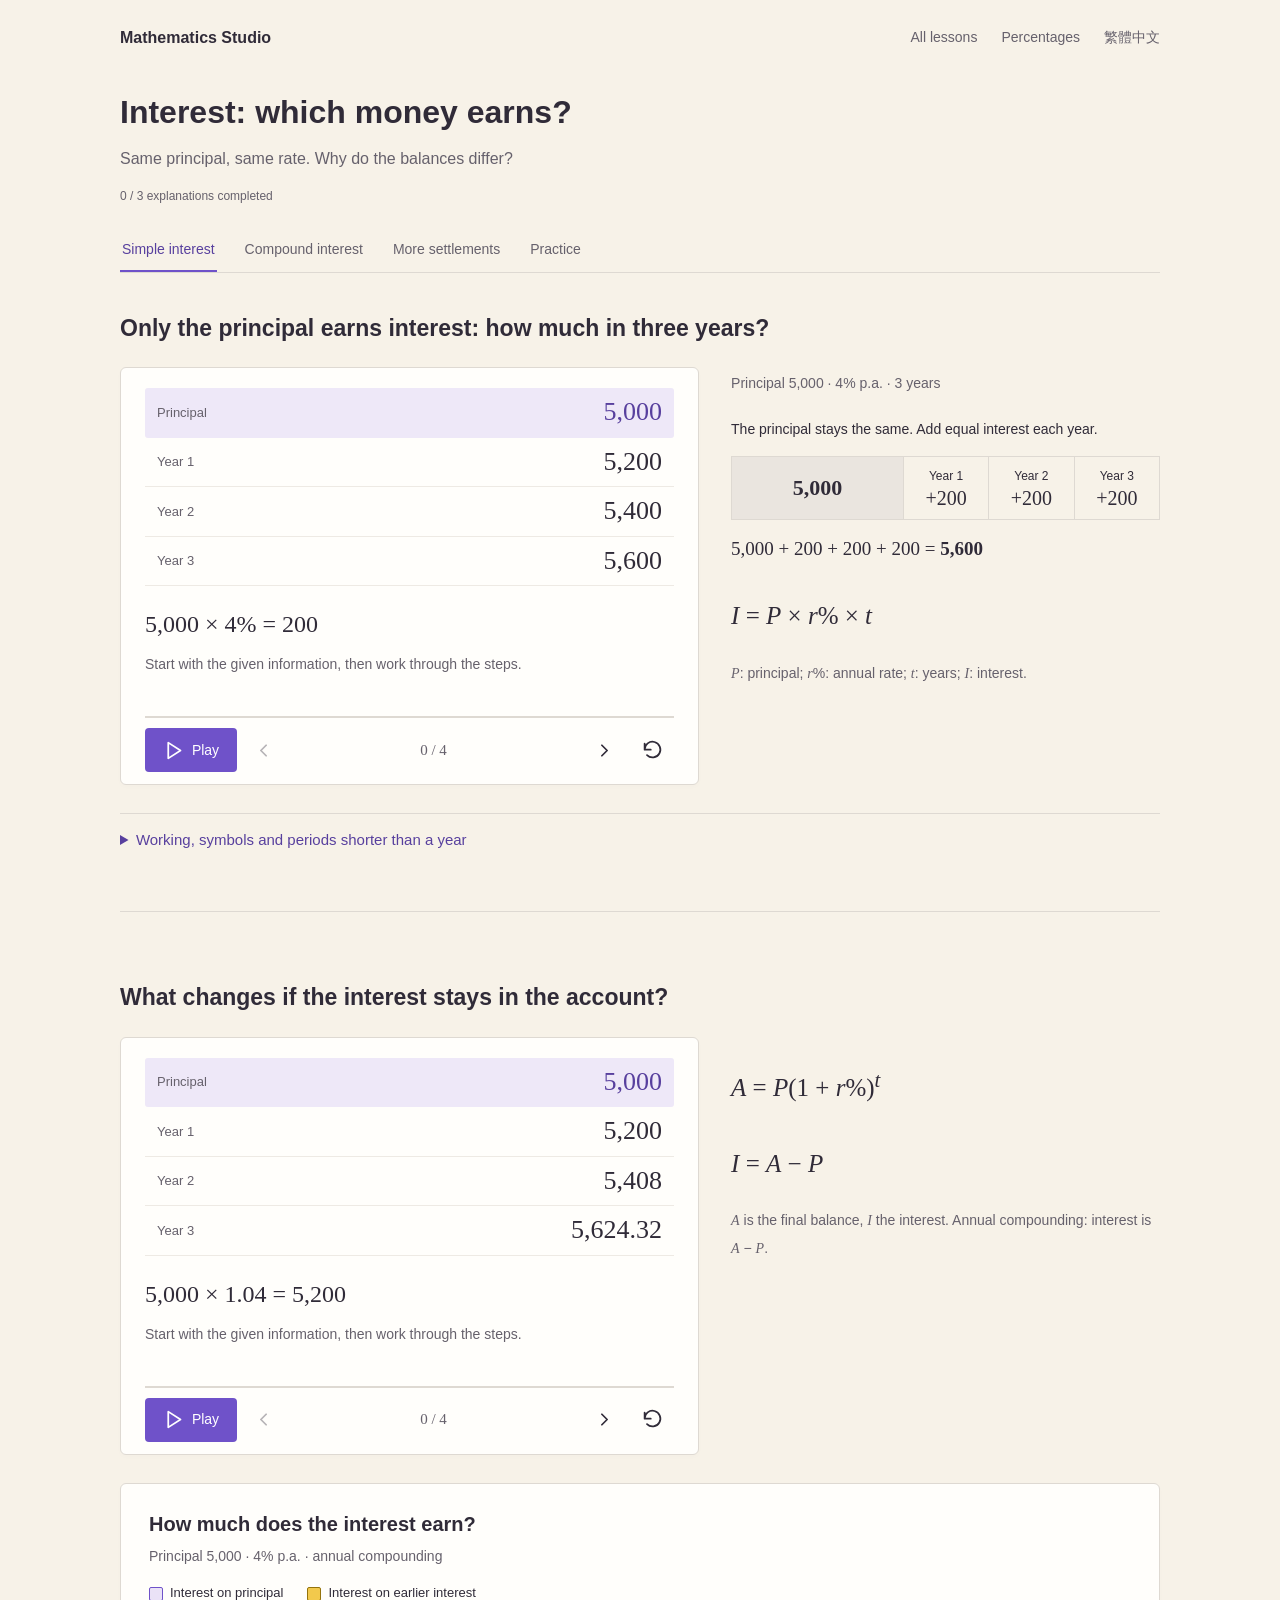
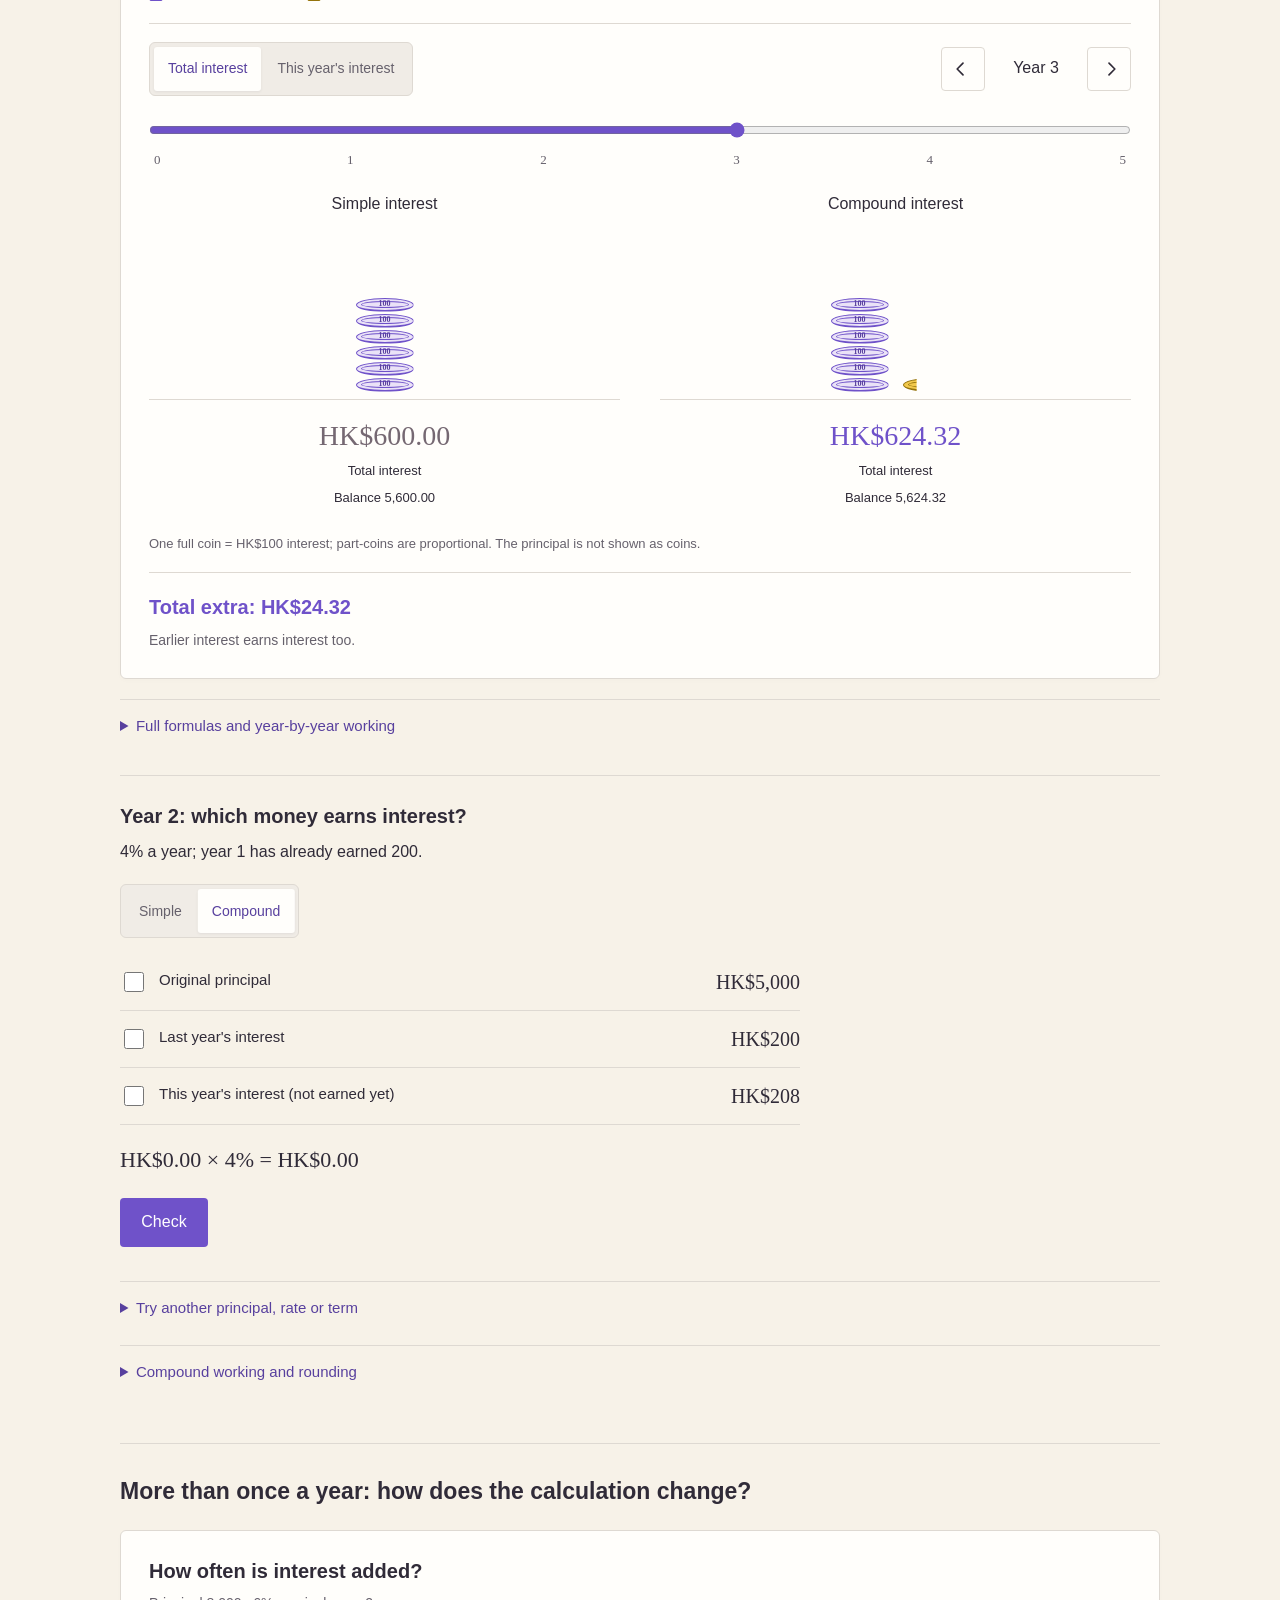
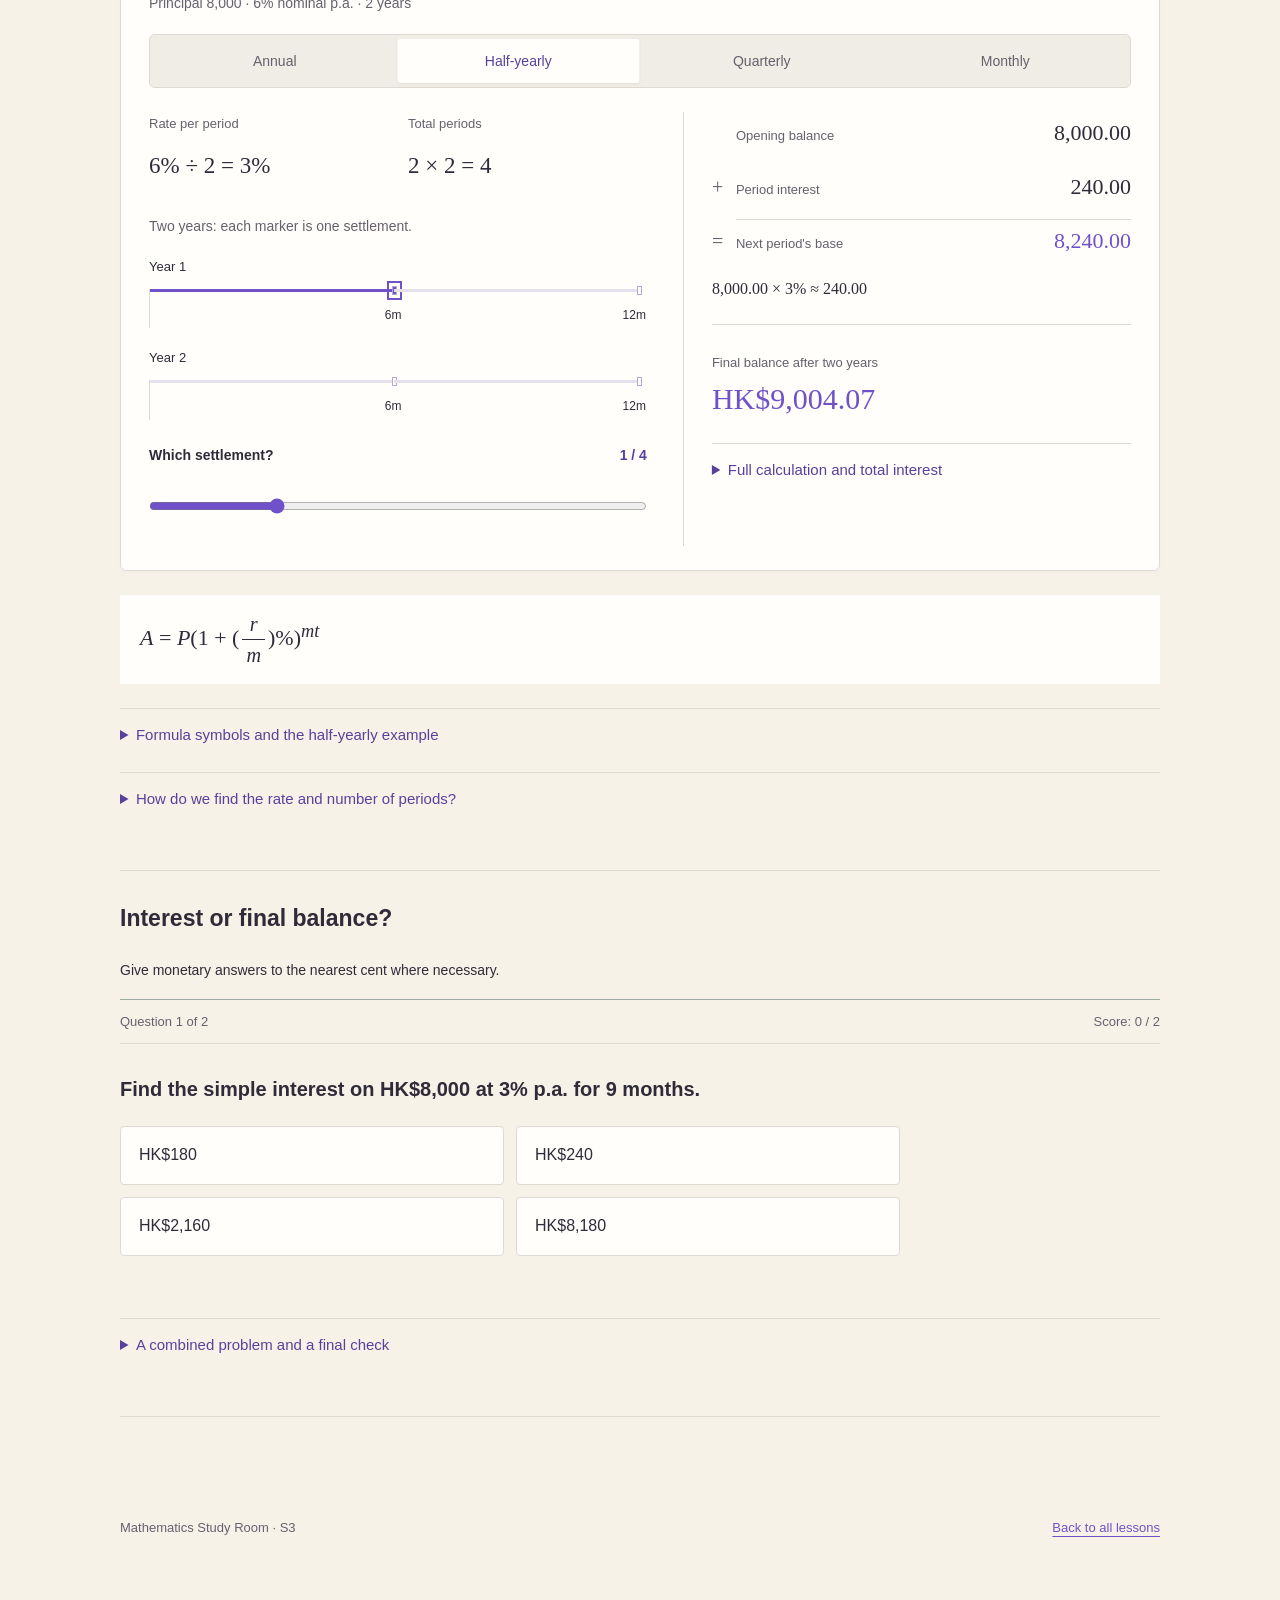
<file: interest-s3.html>
<!doctype html>
<html lang="en"><head>
  <meta charset="utf-8">
  <meta name="viewport" content="width=device-width, initial-scale=1">
  <meta name="color-scheme" content="light">
  <meta name="description" content="An interactive lesson on simple interest, compound interest and compounding frequency.">
  <title>Interest | Mathematics Study Room</title>


<link rel="stylesheet" href="original-en.css"><link rel="stylesheet" href="lesson-ui.css"><script src="lesson-en.js" defer=""></script><script src="interest-controls.js" defer=""></script><script src="lesson-motion.js" defer=""></script><link rel="stylesheet" href="interest-polish.css"><script src="interest-polish.js" defer=""></script></head>
<body class="compact-lesson split-lesson" data-topic="interest" data-interest-polish="v1"><a class="skip" href="#main">Skip to lesson</a>
  <header class="top"><div class="wrap top-inner">
    <a class="brand" href="index.html">Mathematics Studio</a>
    <nav aria-label="Main navigation"><a href="index.html">All lessons</a>
            <a href="percentages-s3.html">Percentages</a>
            <a href="interest-s3-zh.html" lang="zh-Hant">繁體中文</a></nav>
  </div></header>
  <main class="wrap" id="main" tabindex="-1">
    <div class="intro">

      <h1>Interest: which money earns?</h1>
      <p class="lead">Same principal, same rate. Why do the balances differ?</p>

    </div><noscript><p class="no-script-note">Examples and formulas remain available. Enable JavaScript to use the tools and answer questions.</p><style>.split-lesson button,.split-lesson input,.split-lesson #quiz { display:none!important }</style></noscript>
    <nav class="contents" aria-label="Lesson sections"><a href="#simple-interest">Simple interest</a><a href="#interest">Compound interest</a><a href="#frequent-compounding">More settlements</a><a href="#practice">Practice</a></nav>









    <section id="simple-interest" aria-labelledby="simple-interest-title"><header class="section-heading"><h2 id="simple-interest-title">Only the principal earns interest: how much in three years?</h2></header><div class="lesson-workspace"><div class="sequence-mount"></div><div class="interest-core"><p>Principal 5,000 · 4% p.a. · 3 years</p>
    <figure class="simple-addition"><figcaption>The principal stays the same. Add equal interest each year.</figcaption>
    <div class="addition-track"><span class="principal-block">5,000</span><span class="addition-block"><small>Year 1</small><strong>+200</strong></span><span class="addition-block"><small>Year 2</small><strong>+200</strong></span><span class="addition-block"><small>Year 3</small><strong>+200</strong></span></div>
    <p class="math">5,000 + 200 + 200 + 200 = <strong>5,600</strong></p></figure><div class="formula"><var>I</var> = <var>P</var> × <var>r</var>% × <var>t</var></div><p class="essential-definitions"><var>P</var>: principal; <var>r</var>%: annual rate; <var>t</var>: years; <var>I</var>: interest.</p></div></div><details class="visual-notes"><summary>Working, symbols and periods shorter than a year</summary><div><p>Let <var>P</var> be the principal, <var>r</var>% the annual interest rate, <var>t</var> the time in years, <var>I</var> the interest and <var>A</var> the final amount. These examples assume a fixed rate, no fees and no deposits or withdrawals.</p><div>
          <h3>Simple interest: always the original principal?</h3>
          <p>Interest is calculated on the original principal only.</p>

          <div class="formula"><var>A</var> = <var>P</var>(1 + <var>r</var>% × <var>t</var>)</div>
          <p>HK$5,000 at 4% p.a. for 3 years:</p>
          <p class="math"><var>I</var> = 5,000 × 0.04 × 3 = HK$600<br><var>A</var> = 5,000 + 600 = <strong>HK$5,600</strong></p>
          <p class="note">“p.a.” means per annum (per year). For simple interest over 9 months, use <var>t</var> = <span class="frac"><span>9</span><span>12</span></span>.</p>
        </div></div></details></section><section id="interest" aria-labelledby="interest-title">
      <header class="section-heading"><h2 id="interest-title">What changes if the interest stays in the account?</h2></header><div class="lesson-workspace"><div class="sequence-mount"></div><div class="interest-core"><div class="formula"><var>A</var> = <var>P</var>(1 + <var>r</var>%)<sup><var>t</var></sup></div><div class="formula"><var>I</var> = <var>A</var> − <var>P</var></div><p class="essential-definitions"><var>A</var> is the final balance, <var>I</var> the interest. Annual compounding: interest is <var>A</var> − <var>P</var>.</p></div></div>

      <div id="interest-calculation"><div class="coin-lab refined-coins" id="coin-lab">
        <h3>How much does the interest earn?</h3>
        <p>Principal 5,000 · 4% p.a. · annual compounding</p>
        <div class="earning-key"><span>Interest on principal</span><span>Interest on earlier interest</span></div>
        <div class="coin-toolbar"><div class="segments coin-view-mode" role="group" aria-label="Interest view"><button type="button" data-coin-view="total" aria-pressed="true">Total interest</button><button type="button" data-coin-view="annual" aria-pressed="false">This year's interest</button></div><div class="coin-controls">
          <button type="button" id="coin-back" aria-label="Previous year" title="Previous year"><svg viewBox="0 0 24 24" aria-hidden="true"><path d="m12 19-7-7 7-7"></path></svg></button>
          <output id="coin-year">Year 3</output>
          <button type="button" id="coin-next" aria-label="Next year" title="Next year"><svg viewBox="0 0 24 24" aria-hidden="true"><path d="m12 5 7 7-7 7"></path></svg></button>
        </div></div><div class="coin-year-slider"><label for="coin-year-range" class="visually-hidden">Year</label><input id="coin-year-range" type="range" min="0" max="5" step="1" value="3"><div class="coin-year-ticks" aria-hidden="true"><span>0</span><span>1</span><span>2</span><span>3</span><span>4</span><span>5</span></div></div>
        <div class="coin-scenes">
          <div class="coin-scene"><h4>Simple interest</h4><div class="coin-stage" aria-hidden="true"><div class="coin-pile" id="simple-coins"><div class="coin-slot"><div class="coin" style="clip-path: inset(0px 0% 0px 0px);"></div></div><div class="coin-slot"><div class="coin" style="clip-path: inset(0px 0% 0px 0px);"></div></div><div class="coin-slot"><div class="coin" style="clip-path: inset(0px 0% 0px 0px);"></div></div><div class="coin-slot"><div class="coin" style="clip-path: inset(0px 0% 0px 0px);"></div></div><div class="coin-slot"><div class="coin" style="clip-path: inset(0px 0% 0px 0px);"></div></div><div class="coin-slot"><div class="coin" style="clip-path: inset(0px 0% 0px 0px);"></div></div></div></div><strong class="coin-total" id="simple-earned">HK$600.00</strong><p>Total interest</p><p id="simple-balance">Balance 5,600.00</p></div>
          <div class="coin-scene"><h4>Compound interest</h4><div class="coin-stage" aria-hidden="true"><div class="coin-pile" id="compound-base-coins"><div class="coin-slot"><div class="coin" style="clip-path: inset(0px 0% 0px 0px);"></div></div><div class="coin-slot"><div class="coin" style="clip-path: inset(0px 0% 0px 0px);"></div></div><div class="coin-slot"><div class="coin" style="clip-path: inset(0px 0% 0px 0px);"></div></div><div class="coin-slot"><div class="coin" style="clip-path: inset(0px 0% 0px 0px);"></div></div><div class="coin-slot"><div class="coin" style="clip-path: inset(0px 0% 0px 0px);"></div></div><div class="coin-slot"><div class="coin" style="clip-path: inset(0px 0% 0px 0px);"></div></div></div><div class="coin-pile" id="compound-extra-coins"><div class="coin-slot"><div class="coin extra" style="clip-path: inset(0px 75.68% 0px 0px);"></div></div></div></div><strong class="coin-total" id="compound-earned">HK$624.32</strong><p>Total interest</p><p id="coin-compound-balance">Balance 5,624.32</p></div>
        </div>
        <p class="coin-caption">One full coin = HK$100 interest; part-coins are proportional. The principal is not shown as coins.</p>
        <p class="coin-story" id="coin-story" aria-live="polite"><strong>Total extra HK$24.32</strong><span>Earlier interest earns interest too.</span></p>
      </div><details class="visual-notes"><summary>Full formulas and year-by-year working</summary><div><div>
    <h3>The same money, two calculations side by side.</h3>
    <p class="comparison-given">Principal HK$5,000 · 4% p.a. · 3 years · annual compounding</p>
    <div class="interest-formula-pair">
      <div><h4>Simple: original principal only</h4><div class="math"><var>I</var> = <var>P</var> × <var>r</var>% × <var>t</var><br><var>A</var> = <var>P</var> + <var>I</var></div></div>
      <div><h4>Compound: interest joins the base</h4><div class="math"><var>A</var> = <var>P</var>(1 + <var>r</var>%)<sup><var>t</var></sup><br><var>I</var> = <var>A</var> − <var>P</var></div></div>
    </div>
    <p class="essential-definitions"><var>P</var>: principal; <var>r</var>%: annual rate; <var>t</var>: years; <var>I</var>: interest; <var>A</var>: final balance.</p>
    <table class="interest-comparison">
      <caption>Watch the interest base in each row.</caption>
      <thead><tr><th scope="col">Item</th><th scope="col">Simple</th><th scope="col">Compound</th></tr></thead>
      <tbody>
        <tr><th scope="row">Year 1 interest</th><td><span class="math">5,000 × 4%<br>= 200</span></td><td><span class="math">5,000 × 4%<br>= 200</span></td></tr>
        <tr class="base-change"><th scope="row">Year 2 interest</th><td><span class="math">5,000 × 4%<br>= 200</span></td><td><span class="math"><strong>5,200</strong> × 4%<br>= <strong>208</strong></span></td></tr>
        <tr><th scope="row">Year 3 interest</th><td><span class="math">5,000 × 4%<br>= 200</span></td><td><span class="math">5,408 × 4%<br>= 216.32</span></td></tr>
        <tr><th scope="row">Total interest</th><td><span class="math">5,000 × 4% × 3<br>= <strong>600</strong></span></td><td><span class="math">5,624.32 − 5,000<br>= <strong>624.32</strong></span></td></tr>
        <tr class="balance-row"><th scope="row">Final balance</th><td><span class="math">5,000 + 600<br>= <strong>5,600</strong></span></td><td><span class="math">5,000(1.04)<sup>3</sup><br>= <strong>5,624.32</strong></span></td></tr>
      </tbody>
    </table>
    <p class="comparison-point"><strong>Compound interest earns HK$24.32 more.</strong> The rate is the same. From year 2, interest already earned also earns interest.</p></div></div></details></div><div id="interest-base-task" class="student-task">
    <h3>Year 2: which money earns interest?</h3>
    <p>4% a year; year 1 has already earned 200.</p>
    <div class="segments task-mode" role="group" aria-label="Interest method">
      <button type="button" data-interest-mode="simple" aria-pressed="false">Simple</button>
      <button type="button" data-interest-mode="compound" aria-pressed="true">Compound</button>
    </div>
    <fieldset class="money-selection"><legend class="visually-hidden">Which amounts belong in the interest base?</legend>
      <label><input type="checkbox" id="include-principal" value="5000"><span>Original principal <strong>HK$5,000</strong></span></label>
      <label><input type="checkbox" id="include-earned" value="200"><span>Last year's interest <strong>HK$200</strong></span></label>
      <label><input type="checkbox" id="include-future" value="208"><span>This year's interest (not earned yet) <strong>HK$208</strong></span></label>
    </fieldset>
    <p class="math" id="selected-interest-base" aria-live="polite">HK$0.00 × 4% = HK$0.00</p>
    <button type="button" class="primary" id="check-interest-base">Check</button>
    <p class="task-feedback" id="interest-base-feedback" aria-live="polite" data-state="neutral"></p>
    <p class="task-progress" id="interest-task-progress"></p></div>




    <details class="compact-notes"><summary>Try another principal, rate or term</summary><div><div class="tool" aria-label="Interest comparison">
        <h3 class="tool-heading">How much further apart are the balances after more years?</h3>
        <div class="controls">
          <div><label for="principal">Principal (HK$)</label><input id="principal" type="number" min="1" max="1000000" step="1" value="5000"></div>
          <div><label for="interest-rate">Annual rate (%)</label><input id="interest-rate" type="number" min="0" max="30" step="0.1" value="4"></div>
          <div><label for="years">Years: <output id="years-label" for="years">3</output></label><input id="years" type="range" min="1" max="20" step="1" value="3"></div>
        </div>
        <div class="tool-body">
          <p class="error" id="interest-error" role="status"></p>
          <div id="interest-results">
            <div class="columns" aria-live="polite"><div><p class="muted">Simple interest: final amount</p><p class="result" id="simple-total">HK$5,600.00</p></div><div><p class="muted">Annual compounding: final amount</p><p class="result" id="compound-total">HK$5,624.32</p></div></div>
            <p id="interest-difference">Extra interest from compounding: HK$24.32.</p>
            <div class="legend"><span>Simple interest</span><span>Compound interest</span></div>
            <canvas id="interest-chart" role="img" aria-label="Balance by year. Exact amounts are in the table below." width="806" height="260"></canvas>
            <details><summary>Year-by-year balances</summary><div class="table-wrap"><table><caption>Balance at the end of each year (HK$)</caption><thead><tr><th scope="col">Year</th><th scope="col">Simple</th><th scope="col">Compound</th></tr></thead><tbody id="interest-table"><tr><th scope="row">0</th><td>HK$5,000.00</td><td>HK$5,000.00</td></tr><tr><th scope="row">1</th><td>HK$5,200.00</td><td>HK$5,200.00</td></tr><tr><th scope="row">2</th><td>HK$5,400.00</td><td>HK$5,408.00</td></tr><tr><th scope="row">3</th><td>HK$5,600.00</td><td>HK$5,624.32</td></tr></tbody></table></div></details>
          </div>
        </div>
      </div></div></details><details class="visual-notes"><summary>Compound working and rounding</summary><div><div>
          <h3>Compound interest: does last year's interest earn more?</h3>
          <p>Interest is added to the balance and earns interest in later periods.</p>


          <p>HK$5,000 at 4% p.a., compounded annually for 3 years:</p>
          <p class="math"><var>A</var> = 5,000(1.04)<sup>3</sup> = <strong>HK$5,624.32</strong><br><var>I</var> = 5,624.32 − 5,000 = HK$624.32</p>
          <p class="note">The annual formula assumes a whole number of annual compounding periods. Keep full precision during working and round money to the nearest cent at the end.</p>
        </div></div></details></section><section id="frequent-compounding" aria-labelledby="frequent-compounding-title"><header class="section-heading"><h2 id="frequent-compounding-title">More than once a year: how does the calculation change?</h2></header>



      <div class="tool settlement-tool"><h3>How often is interest added?</h3>
    <p>Principal 8,000 · 6% nominal p.a. · 2 years</p>
    <div class="segments" role="group" aria-label="Compounding frequency">
    <button type="button" data-settlements="1" aria-pressed="false">Annual</button><button type="button" data-settlements="2" aria-pressed="true">Half-yearly</button><button type="button" data-settlements="4" aria-pressed="false">Quarterly</button><button type="button" data-settlements="12" aria-pressed="false">Monthly</button></div><div class="settlement-workspace"><div id="settlement-timeline"><div id="settlement-rate-pair"><div class="rate-pair">
      <p><span>Rate per period</span><strong class="math"><span class="frac"><span>6</span><span>2</span></span>% = 3%</strong></p>
      <p><span>Total periods</span><strong class="math">2 × 2 = 4</strong></p></div></div>
    <figure class="settlement-axis"><figcaption>Two years: each marker is one settlement.</figcaption><div id="settlement-years"><div class="settlement-year"><h4>Year 1</h4>
      <ol style="--periods:2" aria-label="Year 1: 2 settlements">
      <li data-settlement-period="1" class="settled current-settlement"><span class="period-tick" aria-hidden="true"></span><small>6m</small><span class="visually-hidden">Settlement 1</span></li><li data-settlement-period="2"><span class="period-tick" aria-hidden="true"></span><small>12m</small><span class="visually-hidden">Settlement 2</span></li></ol></div><div class="settlement-year"><h4>Year 2</h4>
      <ol style="--periods:2" aria-label="Year 2: 2 settlements">
      <li data-settlement-period="3"><span class="period-tick" aria-hidden="true"></span><small>6m</small><span class="visually-hidden">Settlement 3</span></li><li data-settlement-period="4"><span class="period-tick" aria-hidden="true"></span><small>12m</small><span class="visually-hidden">Settlement 4</span></li></ol></div></div></figure>
    <label for="settlement-step">Which settlement? <output id="settlement-step-label">1 / 4</output></label>
    <input id="settlement-step" type="range" min="0" max="4" step="1" value="1">
    </div><div class="settlement-working"><div id="settlement-step-working" aria-live="polite"><p class="step-equation"><span><small>Opening balance</small><strong>8,000.00</strong></span><b>+</b><span><small>Period interest</small><strong>240.00</strong></span><b>=</b><span class="step-balance"><small>Next period's base</small><strong>8,240.00</strong></span></p>
        <p class="step-rate math">8,000.00 × 3% ≈ 240.00</p></div><div id="settlement-result" aria-live="polite"><p class="settlement-final">Final balance after two years <strong class="math">HK$9,004.07</strong></p>
      <details class="visual-notes"><summary>Full calculation and total interest</summary><div>
      <p class="math"><var>A</var> = 8,000(1 + 3%)<sup>4</sup> ≈ HK$9,004.07</p>
      <p class="math"><var>I</var> = <var>A</var> − 8,000 ≈ HK$1,004.07</p></div></details></div></div></div>
    </div><div class="formula"><var>A</var> = <var>P</var>(1 + (<span class="frac"><span><var>r</var></span><span><var>m</var></span></span>)%)<sup><var>mt</var></sup></div><details class="visual-notes"><summary>Formula symbols and the half-yearly example</summary><div><p>For a nominal annual rate of <var>r</var>%, compounded <var>m</var> times per year, the rate per period is <span class="math">(<span class="frac"><span><var>r</var></span><span><var>m</var></span></span>)%</span> and the number of periods is <var>mt</var>.</p><p>HK$8,000 at 6% p.a., compounded half-yearly for 2 years: <var>m</var> = 2, so <var>A</var> = 8,000(1.03)<sup>4</sup> ≈ HK$9,004.07.</p><p class="note">Amounts shown are rounded to the nearest cent. Calculations retain full precision, without rounding at each settlement.</p></div></details><details class="visual-notes settlement-recap"><summary>How do we find the rate and number of periods?</summary><div class="sequence-mount"></div></details></section>

    <section id="practice" aria-labelledby="practice-title">
      <header class="section-heading"><h2 id="practice-title">Interest or final balance?</h2></header>
      <p>Give monetary answers to the nearest cent where necessary.</p>

      <div class="tool quiz" id="quiz">
        <div class="quiz-head"><span id="progress">Practice</span><span id="score"></span></div>
        <div class="tool-body"><h3 id="question" tabindex="-1"></h3><div class="choices" id="choices"></div><p class="feedback" id="feedback" aria-live="polite"></p><button id="next" class="primary" type="button" hidden="">Next question</button></div>
      </div>


    <details class="compact-notes"><summary>A combined problem and a final check</summary><p class="chapter-bridge"><a href="percentages-s3.html#successive">Review successive percentage changes and depreciation</a></p><div><article class="example" style="margin-top:24px">
        <h3>Savings become a camera: which amount is the final comparison based on?</h3>
        <p>A student deposits HK$4,000 at 5% p.a., compounded annually for 2 years. Find the final balance. The student uses the entire balance to buy a camera, which then depreciates by 10% per year for 2 years. Find the camera's value and its overall percentage change from the original HK$4,000.</p>
        <details><summary>Full solution</summary><div>
          <p>Final balance = 4,000 × (1 + 5%)<sup>2</sup> = <strong>HK$4,410.</strong></p>
          <p>Camera's value = 4,410 × (1 − 10%)<sup>2</sup> = <strong>HK$3,572.10.</strong></p>
          <p>Overall percentage change = (3,572.10 − 4,000) ÷ 4,000 × 100% = −10.6975%.</p>
          <p>This is a <strong>10.7% decrease</strong>, correct to 1 decimal place. The depreciation starts from HK$4,410, while the overall change uses HK$4,000 as the base.</p>
        </div></details>
      </article><p class="note">Final check: identify the base, choose the multiplier, write the equation, and check whether the answer is reasonable. A change from 40% to 50% is 10 percentage points, but the relative increase is (10 ÷ 40) × 100% = 25%.</p></div></details></section>
  </main>
  <footer class=""><div class="wrap"><span>Mathematics Study Room · S3</span><a href="index.html">Back to all lessons</a></div></footer>






</body></html>
</file>
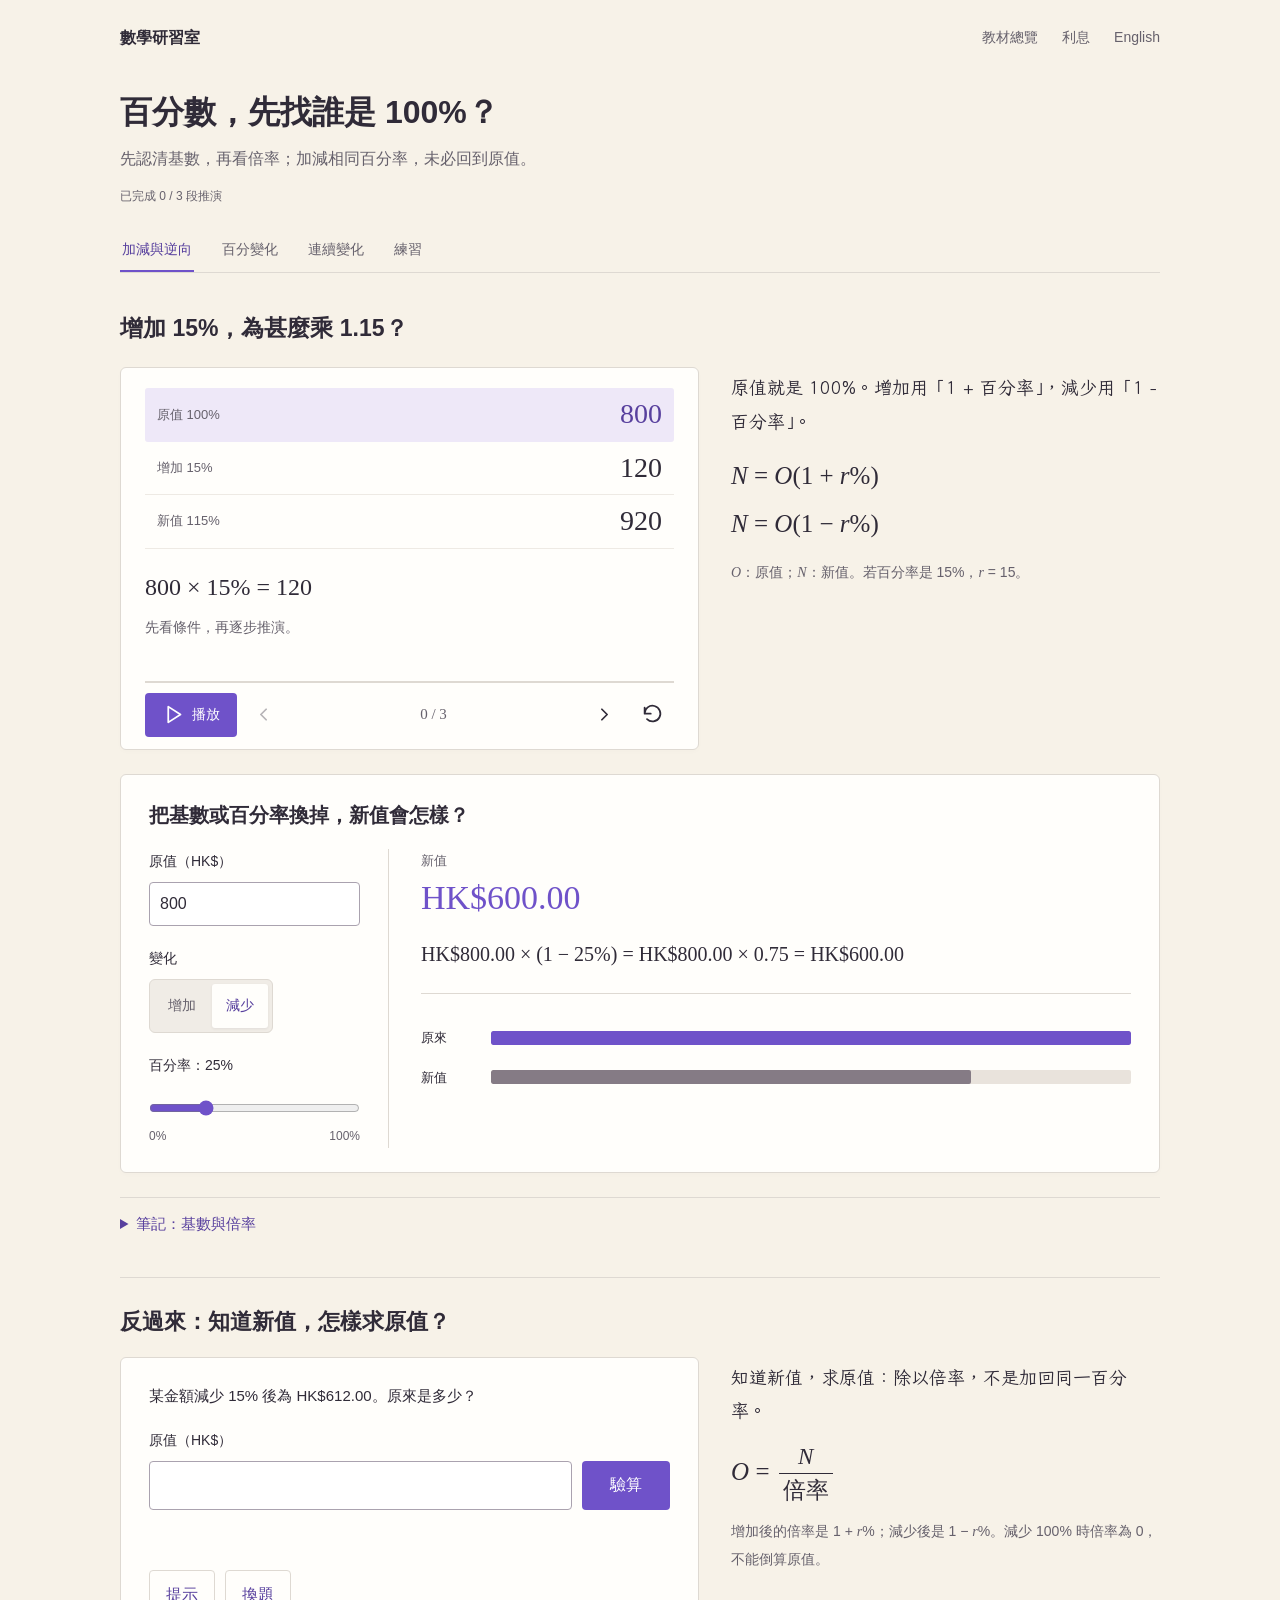
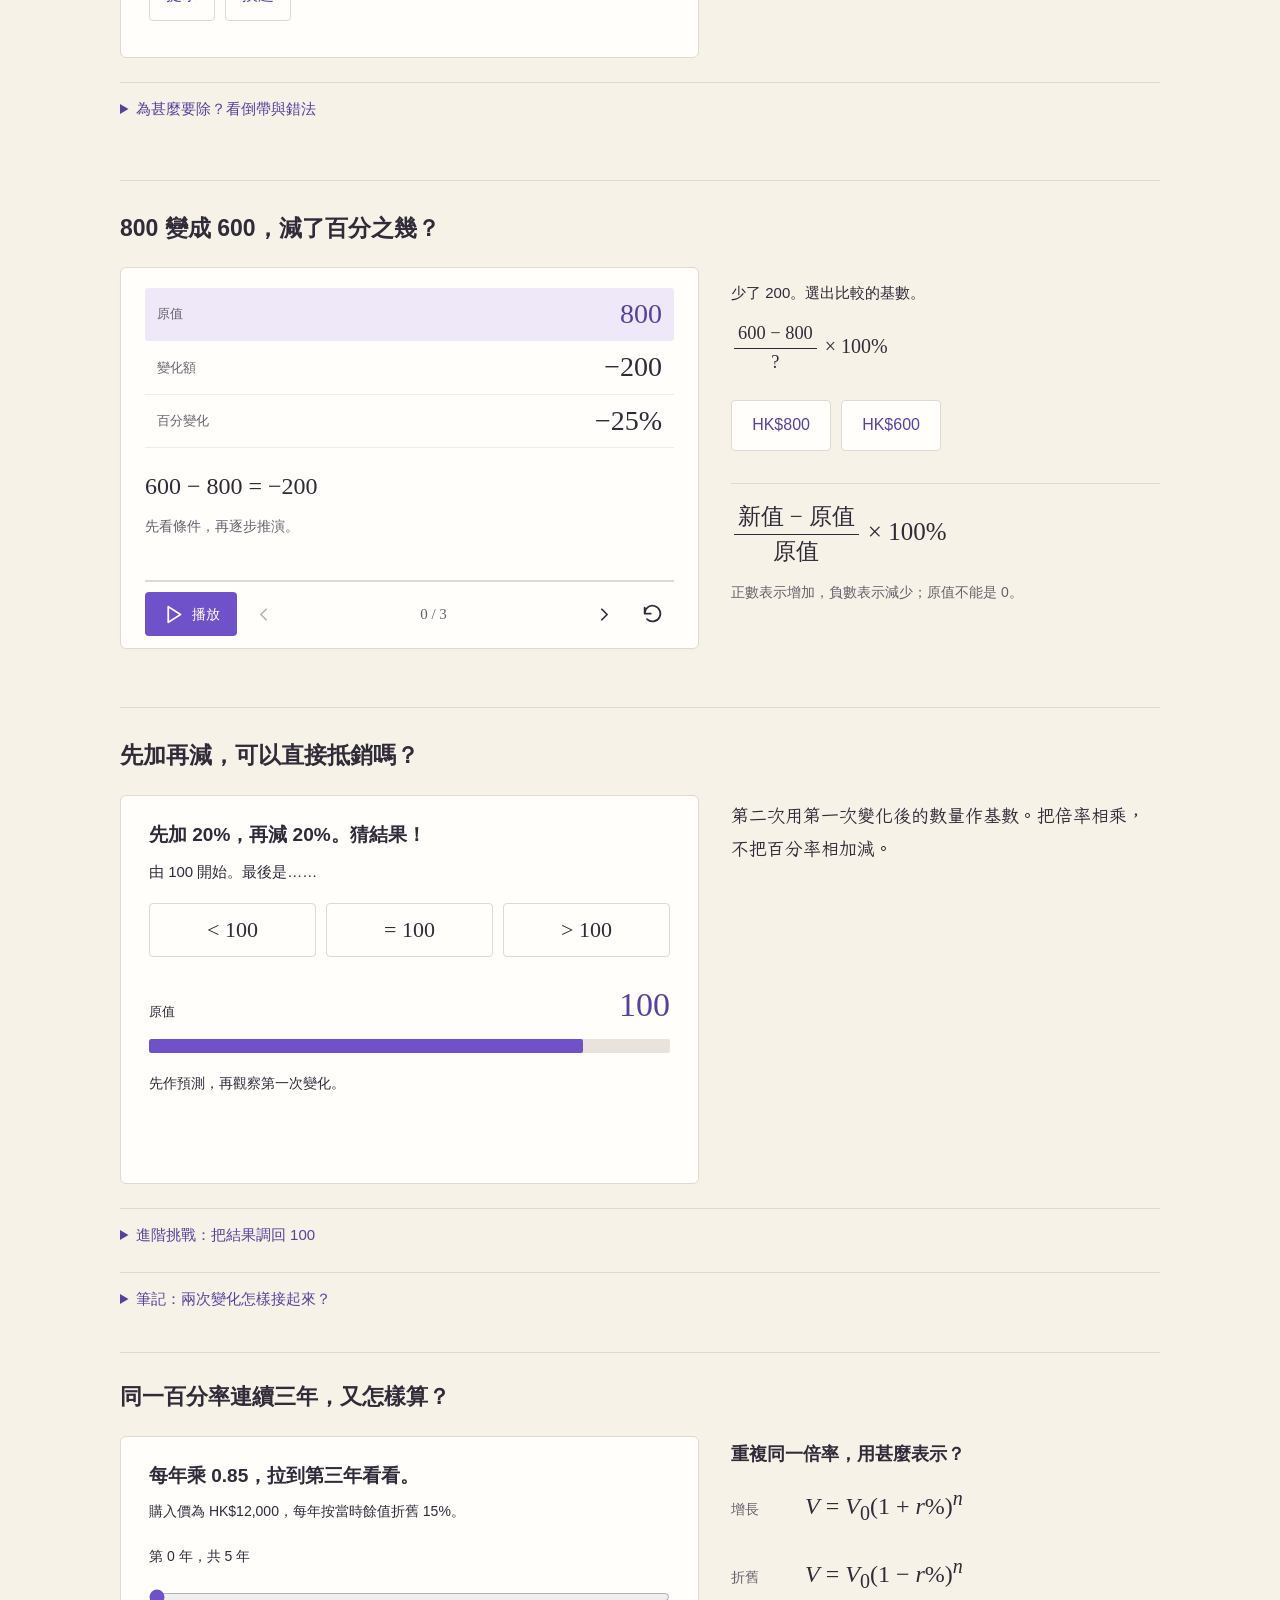
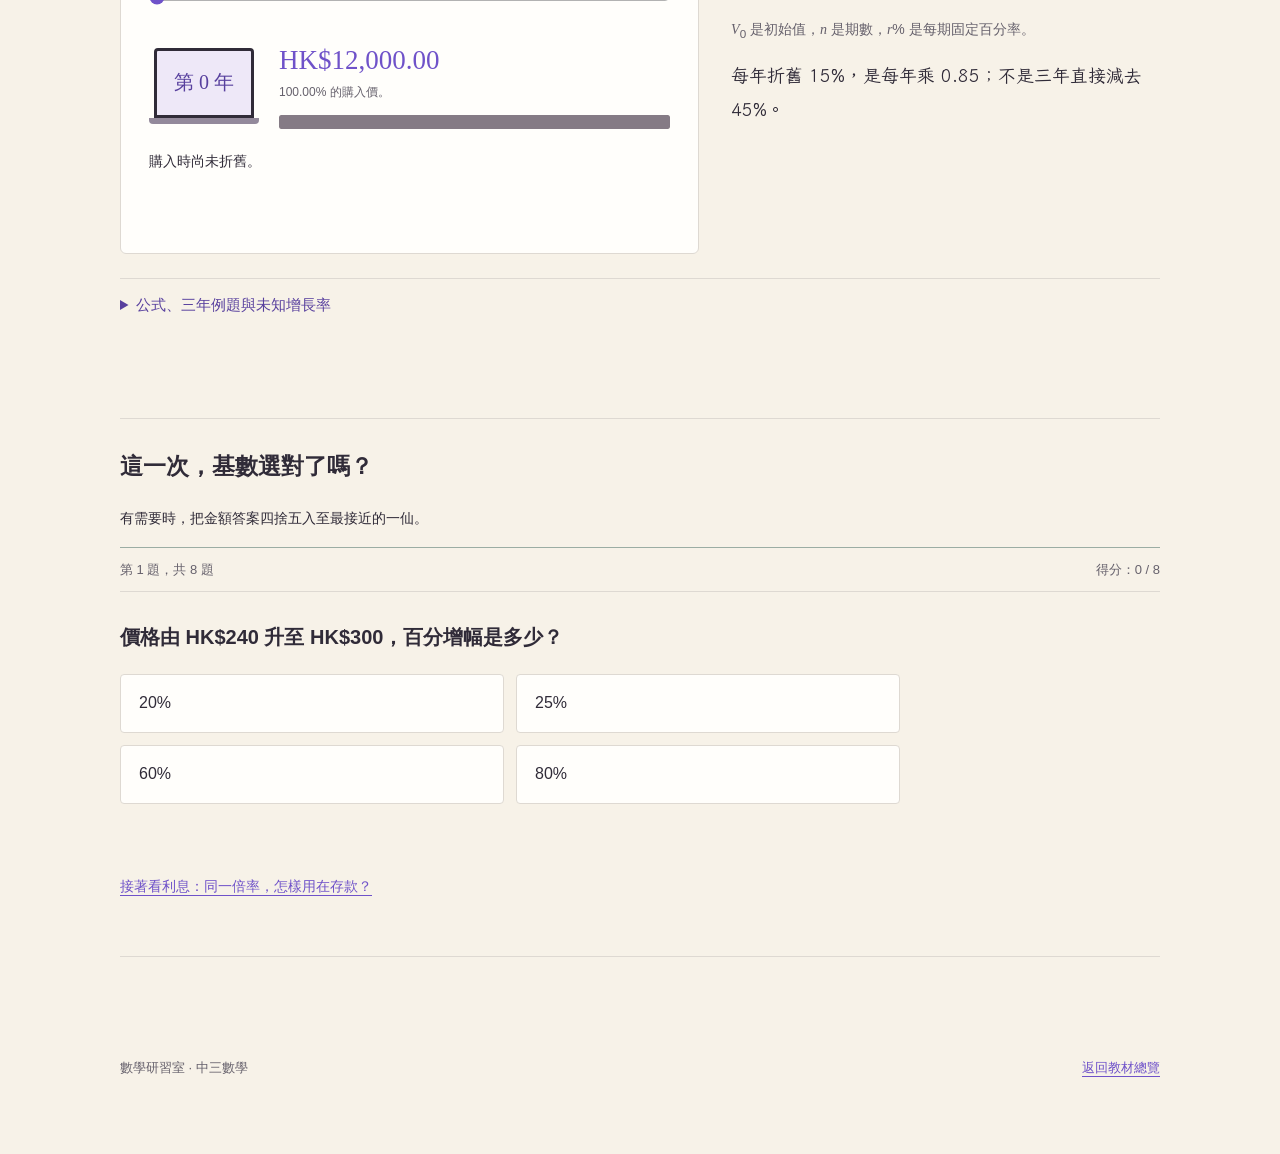
<file: percentages-s3-zh.html>
<!doctype html>
<html lang="zh-Hant"><head>
  <meta charset="utf-8">
  <meta name="viewport" content="width=device-width, initial-scale=1">
  <meta name="color-scheme" content="light">
  <meta name="description" content="百分數、逆向百分數、連續變化、增長與折舊的互動講義。">
  <title>百分數 | 數學研習室</title>


<link rel="stylesheet" href="original-zh.css"><link rel="stylesheet" href="lesson-ui.css"><script src="lesson-zh.js" defer=""></script><script src="interest-controls.js" defer=""></script><script src="lesson-motion.js" defer=""></script><link rel="stylesheet" href="percentage-polish.css"><script src="percentage-polish.js" defer=""></script></head>
<body class="compact-lesson split-lesson" data-topic="percentages" data-percentage-polish="v1" data-percentage-trim="v1"><a class="skip" href="#main">跳到講義</a>
  <header class="top"><div class="wrap top-inner">
    <a class="brand" href="index.html">數學研習室</a>
    <nav aria-label="主要導覽"><a href="index.html">教材總覽</a>
            <a href="interest-s3-zh.html">利息</a>
            <a href="percentages-s3.html" lang="en">English</a></nav>
  </div></header>
  <main class="wrap" id="main" tabindex="-1">
    <div class="intro">

      <h1>百分數，先找誰是 100%？</h1>
      <p class="lead">先認清基數，再看倍率；加減相同百分率，未必回到原值。</p>

    </div><noscript><p class="no-script-note">已顯示例題與公式。操作教具及作答需要啟用 JavaScript。</p><style>.split-lesson button,.split-lesson input,.split-lesson #quiz { display:none!important }</style></noscript>
    <nav class="contents" aria-label="課程章節"><a href="#concepts">加減與逆向</a><a href="#percentage-change">百分變化</a><a href="#successive">連續變化</a><a href="#practice">練習</a></nav>

    <section id="concepts" aria-labelledby="concepts-title">
      <header class="section-heading"><h2 id="concepts-title">增加 15%，為甚麼乘 1.15？</h2></header><div class="lesson-workspace"><div class="sequence-mount"></div><div class="lesson-essential">

    <p class="essential-key">原值就是 100%。增加用「1 + 百分率」，減少用「1 − 百分率」。</p>
    <div class="math"><var>N</var> = <var>O</var>(1 + <var>r</var>%)<br><var>N</var> = <var>O</var>(1 − <var>r</var>%)</div>
    <p class="essential-definitions"><var>O</var>：原值；<var>N</var>：新值。若百分率是 15%，<var>r</var> = 15。</p>

    </div></div>





    <div class="tool percent-explorer" aria-label="百分變化探索">
        <h3 class="tool-heading">把基數或百分率換掉，新值會怎樣？</h3>


      <div class="explorer-workspace"><div class="controls">
          <div><label for="original">原值（HK$）</label><input id="original" type="number" min="1" max="1000000" step="1" value="800"><p class="error" id="change-error" role="status"></p></div>
          <div><span class="control-title" id="direction-label">變化</span><div class="segments" role="group" aria-labelledby="direction-label"><button type="button" data-direction="increase" aria-pressed="false">增加</button><button type="button" data-direction="decrease" aria-pressed="true">減少</button></div></div>
          <div><label for="rate">百分率：<output id="rate-label" for="rate">25%</output></label><input id="rate" type="range" min="0" max="100" step="1" value="25"><div class="range-ends" aria-hidden="true"><span>0%</span><span>100%</span></div></div>
        </div><div class="tool-body">

          <div id="change-result" aria-live="polite"><p class="muted">新值</p><p class="result" id="new-amount">HK$600.00</p><p class="math" id="change-working">HK$800.00 × (1 − 25%) = HK$800.00 × 0.75 = HK$600.00</p></div>
          <div aria-label="原值 HK$800.00；新值 HK$600.00，減少 25%。" role="img" id="bars">
            <div class="bar-row"><span>原來</span><div class="track"><div id="original-bar" class="bar" style="width: 100%;"></div></div></div>
            <div class="bar-row"><span>新值</span><div class="track"><div id="new-bar" class="bar new" style="width: 75%;"></div></div></div>
          </div>
        </div></div></div><details class="compact-notes"><summary>筆記：基數與倍率</summary><div><div class="columns">
        <div>
          <p>百分數表示以 100 為分母的分數。例如，35% = 35 ÷ 100 = 0.35，而 0.08 = 8%。</p>
          <p>要把某數量表示為另一數量的百分之幾，先除以作比較的基數，再乘以 100%。</p>
          <p class="math">24 之中的 18 = (18 ÷ 24) × 100% = 75%</p>


        </div>
        <div>
          <h3>減少 15%，為甚麼乘 0.85？</h3>



          <p>括號內的數稱為倍率。</p>
          <figure class="flow" aria-label="減少 15% 後，由原值的 100% 變為 85%，倍率為 0.85。">
            <div class="flow-track">
              <div class="flow-stage"><span>原來</span><strong>100%</strong></div>
              <div class="flow-change">−15%<span class="flow-arrow" aria-hidden="true">→</span>× 0.85</div>
              <div class="flow-stage"><span>剩餘</span><strong>85%</strong></div>
            </div>
            <figcaption>100% − 15% = 85% = 原值的 0.85 倍</figcaption>
          </figure>
          <p class="note">「增加 20%」即變為原值的 120%，與「增加至 120%」意思相同。「減少至 20%」則表示減少了 80%。</p>
        </div>
      </div></div></details><div id="reverse" class="lesson-subtopic">
      <header class="section-heading"><h3 id="reverse-title">反過來：知道新值，怎樣求原值？</h3></header><div class="lesson-workspace reverse-workspace"><div id="reverse-task" class="student-task">

    <p id="reverse-task-question">某金額減少 15% 後為 HK$612.00。原來是多少？</p>
    <form id="reverse-answer-form" novalidate="">
      <label for="reverse-answer">原值（HK$）</label>
      <div class="answer-entry"><input type="number" id="reverse-answer" min="0.01" max="1000000" step="0.01" inputmode="decimal" aria-describedby="reverse-task-feedback">
        <button type="submit" class="primary">驗算</button></div>
    </form>
    <p class="task-feedback" id="reverse-task-feedback" aria-live="polite" data-state="neutral"></p>
    <div class="task-actions"><button type="button" class="secondary" id="reverse-hint">提示</button>
      <button type="button" class="secondary" id="reverse-new">換題</button></div></div><div class="lesson-essential">
    <p class="essential-key">知道新值，求原值：除以倍率，不是加回同一百分率。</p>
    <div class="math"><var>O</var> = <span class="frac"><span><var>N</var></span><span>倍率</span></span></div>
    <p class="essential-definitions">增加後的倍率是 1 + <var>r</var>%；減少後是 1 − <var>r</var>%。減少 100% 時倍率為 0，不能倒算原值。</p></div></div>



    <details class="compact-notes"><summary>為甚麼要除？看倒帶與錯法</summary><div><div class="activity" id="reverse-activity">
        <h3>乘了 0.85，怎樣走回去？</h3>

        <div class="flow-track">
          <div class="flow-stage"><span>原值</span><strong id="rewind-original">?</strong></div>
          <div class="flow-change" id="rewind-arrow">× 0.85<span class="flow-arrow" aria-hidden="true">→</span></div>
          <div class="flow-stage"><span>新值</span><strong>612</strong></div>
        </div>
        <p class="activity-status" id="rewind-status" aria-live="polite">新值是原值的 85%。把乘以倍率的過程倒轉，找出原來的 100%。</p>
        <div class="activity-actions"><button class="primary" id="rewind" type="button">倒帶</button><button class="secondary" id="rewind-reset" type="button">重新開始</button></div>
      </div><aside class="teacher-correction" aria-label="逆向百分數的常見錯法">
        <div class="correction-row"><strong class="correction-label">錯誤答案 · 直接加回 15%</strong><span class="math">612 × 1.15 = 703.80</span></div>
        <p class="teacher-comment"><strong>老師批註：</strong>這次的 15% 是按 612 計算，不是按原價計算。檢查一下：703.80 × 0.85 = 598.23，並不是題目的 612。</p>
        <div class="correction-row correction-row--right"><strong class="correction-label">正確答案 · 除以原來的倍率</strong><span class="math"><span class="frac"><span>612</span><span>0.85</span></span> = 720</span></div>
      </aside></div></details></div></section><section id="percentage-change" aria-labelledby="percentage-change-title"><header class="section-heading"><h2 id="percentage-change-title">800 變成 600，減了百分之幾？</h2></header><div class="lesson-workspace"><div class="sequence-mount"></div><div class="comparison-explanation"><div id="base-task" class="student-task">

    <p>少了 200。選出比較的基數。</p>
    <div class="base-expression math"><span class="frac"><span>600 − 800</span><span id="chosen-base">?</span></span> × 100% <span id="base-rate"></span></div>
    <div class="task-actions" role="group" aria-label="選擇基數">
      <button type="button" class="secondary" data-base="800" aria-pressed="false">HK$800</button>
      <button type="button" class="secondary" data-base="600" aria-pressed="false">HK$600</button>
    </div>
    <p class="task-feedback" id="base-feedback" aria-live="polite"></p></div><div class="lesson-essential"><div class="math"><span class="frac"><span>新值 − 原值</span><span>原值</span></span> × 100%</div><p class="essential-definitions">正數表示增加，負數表示減少；原值不能是 0。</p></div></div></div></section>



    <section id="successive" aria-labelledby="successive-title">
      <header class="section-heading"><h2 id="successive-title">先加再減，可以直接抵銷嗎？</h2></header><div class="lesson-workspace prediction-workspace"><div class="activity" id="guess-activity">
        <h3>先加 20%，再減 20%。猜結果！</h3>
        <p>由 100 開始。最後是……</p>
        <div class="guess-options" role="group" aria-label="預測最後數量">
          <button type="button" data-guess="below" aria-pressed="false" aria-label="小於 100">&lt; 100</button><button type="button" data-guess="equal" aria-pressed="false" aria-label="等於 100">= 100</button><button type="button" data-guess="above" aria-pressed="false" aria-label="大於 100">&gt; 100</button>
        </div>
        <div class="value-label"><span id="guess-stage">原值</span><strong id="guess-amount">100</strong></div>
        <div class="value-track" aria-hidden="true"><div id="guess-bar" class="value-fill" style="--value:83.333333%"></div></div>
        <p id="guess-status" class="activity-status" aria-live="polite">先作預測，再觀察第一次變化。</p>
        <div class="activity-actions"><button type="button" class="primary" id="guess-next" hidden="">減少 20%</button><button type="button" class="secondary" id="guess-reset" hidden="">再試一次</button></div>
      </div><div class="lesson-essential">
    <p class="essential-key">第二次用第一次變化後的數量作基數。把倍率相乘，不把百分率相加減。</p>

    </div></div><details class="compact-challenge"><summary>進階挑戰：把結果調回 100</summary><div id="chain-task" class="student-task">
    <h3>能剛好回到 100 嗎？</h3>
    <div class="task-controls">
      <div><label for="chain-rise">先增加: <output id="chain-rise-label">20%</output></label><input id="chain-rise" type="range" min="0" max="50" step="1" value="20"></div>
      <div><label for="chain-fall">再減少: <output id="chain-fall-label">20%</output></label><input id="chain-fall" type="range" min="0" max="50" step="any" value="20"></div>
    </div>
    <div class="chain-bars" role="img" id="chain-diagram" aria-label="相同比例：原值 100，第一次後 120，第二次後 96。">
      <div class="value-row"><div class="value-label"><span>原值</span><strong>100</strong></div><div class="value-track"><div id="chain-start-bar" class="value-fill" style="--value: 83.33333333333334%;"></div></div></div>
      <div class="value-row"><div class="value-label"><span>第一次變化後</span><strong id="chain-middle">120</strong></div><div class="value-track"><div id="chain-middle-bar" class="value-fill rise" style="--value: 100%;"></div></div></div>
      <div class="value-row"><div class="value-label"><span>第二次變化後</span><strong id="chain-final">96</strong></div><div class="value-track"><div id="chain-final-bar" class="value-fill fall" style="--value: 80%;"></div></div></div>
    </div>
    <p class="task-feedback" id="chain-feedback" aria-live="polite" data-state="neutral">第二次按 120 計算，不是按 100。這次減去 24。最後比原值少 4。</p>
    <div class="task-actions"><button type="button" class="secondary" id="chain-match">試相同的增減率</button>
      <button type="button" class="primary" id="chain-restore">求回復的減幅</button></div>
    <p id="chain-recovery" class="math" aria-live="polite" hidden=""></p></div></details>


    <details class="compact-notes"><summary>筆記：兩次變化怎樣接起來？</summary><div><div class="sequence-mount"></div><div class="columns">

        <article class="example">
          <h3>單車先加價再減價，第二次的基數是甚麼？</h3>
          <p>一輛單車原價 HK$2,000，先加價 10%，再減價 15%。</p>
          <figure class="value-diagram">
            <h4>逐步觀察價格變化</h4>
            <div class="value-row"><div class="value-label"><span>原價</span><strong>HK$2,000</strong></div><div class="value-track" aria-hidden="true"><div class="value-fill" style="--value:90.909091%"></div></div></div>
            <div class="value-row"><div class="value-label"><span>加價 10% 後</span><strong>HK$2,200</strong></div><div class="value-track" aria-hidden="true"><div class="value-fill rise" style="--value:100%"></div></div><small>增加 HK$200，即原價 HK$2,000 的 10%。</small></div>
            <div class="value-row"><div class="value-label"><span>再減價 15% 後</span><strong>HK$1,870</strong></div><div class="value-track" aria-hidden="true"><div class="value-fill fall" style="--value:85%"></div></div><small>減去 HK$330，即新價 HK$2,200 的 15%。</small></div>
            <figcaption>所有長條均由零起計並使用相同比例。最後的長條比原來短，整體減少 HK$130。</figcaption>
          </figure>


          <div class="worked-step">
            <h4>跟原價比較，整體變了多少？</h4>
            <span class="base-label">計算整體變化的基數：HK$2,000</span>
            <p class="math"><span class="frac"><span>1,870 − 2,000</span><span>2,000</span></span> × 100% = −6.5%</p>
            <p><strong>整體減少 6.5%。</strong> 增加 HK$200 後減去 HK$330，整體減少 HK$130。</p>
          </div>
          <div class="formula chalkboard"><span class="formula-label">把兩步接起來：倍率相乘</span>2,000 × 1.10 × 0.85 = 1,870<br>1.10 × 0.85 = 0.935</div>
          <aside class="teacher-correction sticky-reminder" aria-label="連續變化的易錯提醒">
            <div class="correction-row"><strong class="correction-label">錯誤答案 · 直接相減</strong><span class="math">10% − 15% = −5%</span></div>
            <p class="teacher-comment"><strong>老師批註：</strong>這個減法本身沒算錯，但不能用來求整體變化。10% 按 2,000 計算；15% 按 2,200 計算，基數不同。</p>
            <div class="correction-row correction-row--right"><strong class="correction-label">正確答案 · 跟原價比較</strong><span class="math">(0.935 − 1) × 100%<br>= −6.5%</span></div>
          </aside>

          <details><summary>減少 20% 後，要增加多少百分率才能回復原值？</summary><div><p>減少 20% 後剩下原值的 0.8 倍。回復原值的倍率是 1 ÷ 0.8 = 1.25，因此需要<strong>增加 25%</strong>。</p></div></details>
        </article>
      </div></div></details><div id="depreciation" class="lesson-subtopic">
      <header class="section-heading"><h3 id="depreciation-title">同一百分率連續三年，又怎樣算？</h3></header><div class="lesson-workspace depreciation-workspace"><div class="activity" id="depreciation-activity">
        <h3>每年乘 0.85，拉到第三年看看。</h3>
        <p>購入價為 HK$12,000，每年按當時餘值折舊 15%。</p>
        <div class="depreciation-control"><label for="depreciation-year">第 <output id="depreciation-year-label">0</output> 年，共 5 年</label><input id="depreciation-year" type="range" min="0" max="5" step="1" value="0"></div>
        <div class="laptop-scene">
          <div class="laptop-symbol" aria-hidden="true"><div class="laptop-screen" id="laptop-year">第 0 年</div><div class="laptop-base"></div></div>
          <div><p class="result" id="depreciation-value">HK$12,000.00</p><p class="coin-caption" id="depreciation-percent">100.00% 的購入價。</p><div class="value-track" aria-hidden="true"><div id="depreciation-bar" class="value-fill fall" style="--value:100%"></div></div></div>
        </div>
        <p class="activity-status" id="depreciation-status" aria-live="polite">購入時尚未折舊。</p>
      </div><div class="lesson-essential">
    <h3>重複同一倍率，用甚麼表示？</h3>
    <div class="repeated-rates">
      <p><span class="essential-label">增長</span><span class="math"><var>V</var> = <var>V</var><sub>0</sub>(1 + <var>r</var>%)<sup><var>n</var></sup></span></p>
      <p><span class="essential-label">折舊</span><span class="math"><var>V</var> = <var>V</var><sub>0</sub>(1 − <var>r</var>%)<sup><var>n</var></sup></span></p>
    </div>
    <p class="essential-definitions"><var>V</var><sub>0</sub> 是初始值，<var>n</var> 是期數，<var>r</var>% 是每期固定百分率。</p>
    <p class="essential-key">每年折舊 15%，是每年乘 0.85；不是三年直接減去 45%。</p></div></div>


    <details class="compact-notes"><summary>公式、三年例題與未知增長率</summary><div><div class="columns">
        <div>



          <p>折舊時，0 ≤ <var>r</var> ≤ 100。每期使用相同倍率，但減少的金額會改變。</p>
          <p class="note">每年折舊 10%，不代表 3 年後減值 30%。剩餘比例為 0.9<sup>3</sup> = 0.729，因此減值 27.1%。</p>
        </div>
        <article class="example">
          <h3>三年後，電腦還值多少？</h3>
          <p>一部手提電腦購入價為 HK$12,000，每年折舊 15%。求 3 年後的價值。</p>
          <figure class="value-diagram">
            <h4>每年剩下上一年價值的 85%</h4>
            <div class="value-row"><div class="value-label"><span>購入時 · 100%</span><strong>HK$12,000</strong></div><div class="value-track" aria-hidden="true"><div class="value-fill" style="--value:100%"></div></div></div>
            <div class="value-row"><div class="value-label"><span>第 1 年 · 85%</span><strong>HK$10,200</strong></div><div class="value-track" aria-hidden="true"><div class="value-fill fall" style="--value:85%"></div></div><small>× 0.85 · 本年折舊額：HK$1,800</small></div>
            <div class="value-row"><div class="value-label"><span>第 2 年 · 72.25%</span><strong>HK$8,670</strong></div><div class="value-track" aria-hidden="true"><div class="value-fill fall" style="--value:72.25%"></div></div><small>× 再次乘 0.85 · 本年折舊額：HK$1,530</small></div>
            <div class="value-row"><div class="value-label"><span>第 3 年 · 61.4125%</span><strong>HK$7,369.50</strong></div><div class="value-track" aria-hidden="true"><div class="value-fill fall" style="--value:61.4125%"></div></div><small>× 再次乘 0.85 · 本年折舊額：HK$1,300.50</small></div>
            <figcaption>長條長度及百分數均以原價 HK$12,000 為基準。每年減少的 15% 是按上一年的價值計算，因此每年減少的金額愈來愈小。</figcaption>
          </figure>
          <p class="math"><var>V</var> = 12,000(1 − 0.15)<sup>3</sup><br>= 12,000(0.85)<sup>3</sup><br>= <strong>HK$7,369.50</strong></p>
          <p>總折舊額 = 12,000 − 7,369.50 = HK$4,630.50.</p>
          <details><summary>求未知的年增長率</summary><div>
            <p>某地人口在 2 年內由 20,000 增至 24,200，固定年增長率為 <var>r</var>%。</p>
            <p class="math">(1 + <var>r</var>%)<sup>2</sup> = 24,200 ÷ 20,000 = 1.21<br>1 + <var>r</var>% = √1.21 = 1.1<br><var>r</var>% = 10%<br><var>r</var> = 10</p>
            <p>年增長率為 <strong>10%</strong>.</p>
          </div></details>
        </article>
      </div></div></details></div></section>





    <section id="practice" aria-labelledby="practice-title">
      <header class="section-heading"><h2 id="practice-title">這一次，基數選對了嗎？</h2></header>
      <p>有需要時，把金額答案四捨五入至最接近的一仙。</p>

      <div class="tool quiz" id="quiz">
        <div class="quiz-head"><span id="progress">練習</span><span id="score"></span></div>
        <div class="tool-body"><h3 id="question" tabindex="-1"></h3><div class="choices" id="choices"></div><p class="feedback" id="feedback" aria-live="polite"></p><button id="next" class="primary" type="button" hidden="">下一題</button></div>
      </div>


    <p class="chapter-bridge"><a href="interest-s3-zh.html">接著看利息：同一倍率，怎樣用在存款？</a></p></section>
  </main>
  <footer class=""><div class="wrap"><span>數學研習室 · 中三數學</span><a href="index.html">返回教材總覽</a></div></footer>






</body></html>
</file>
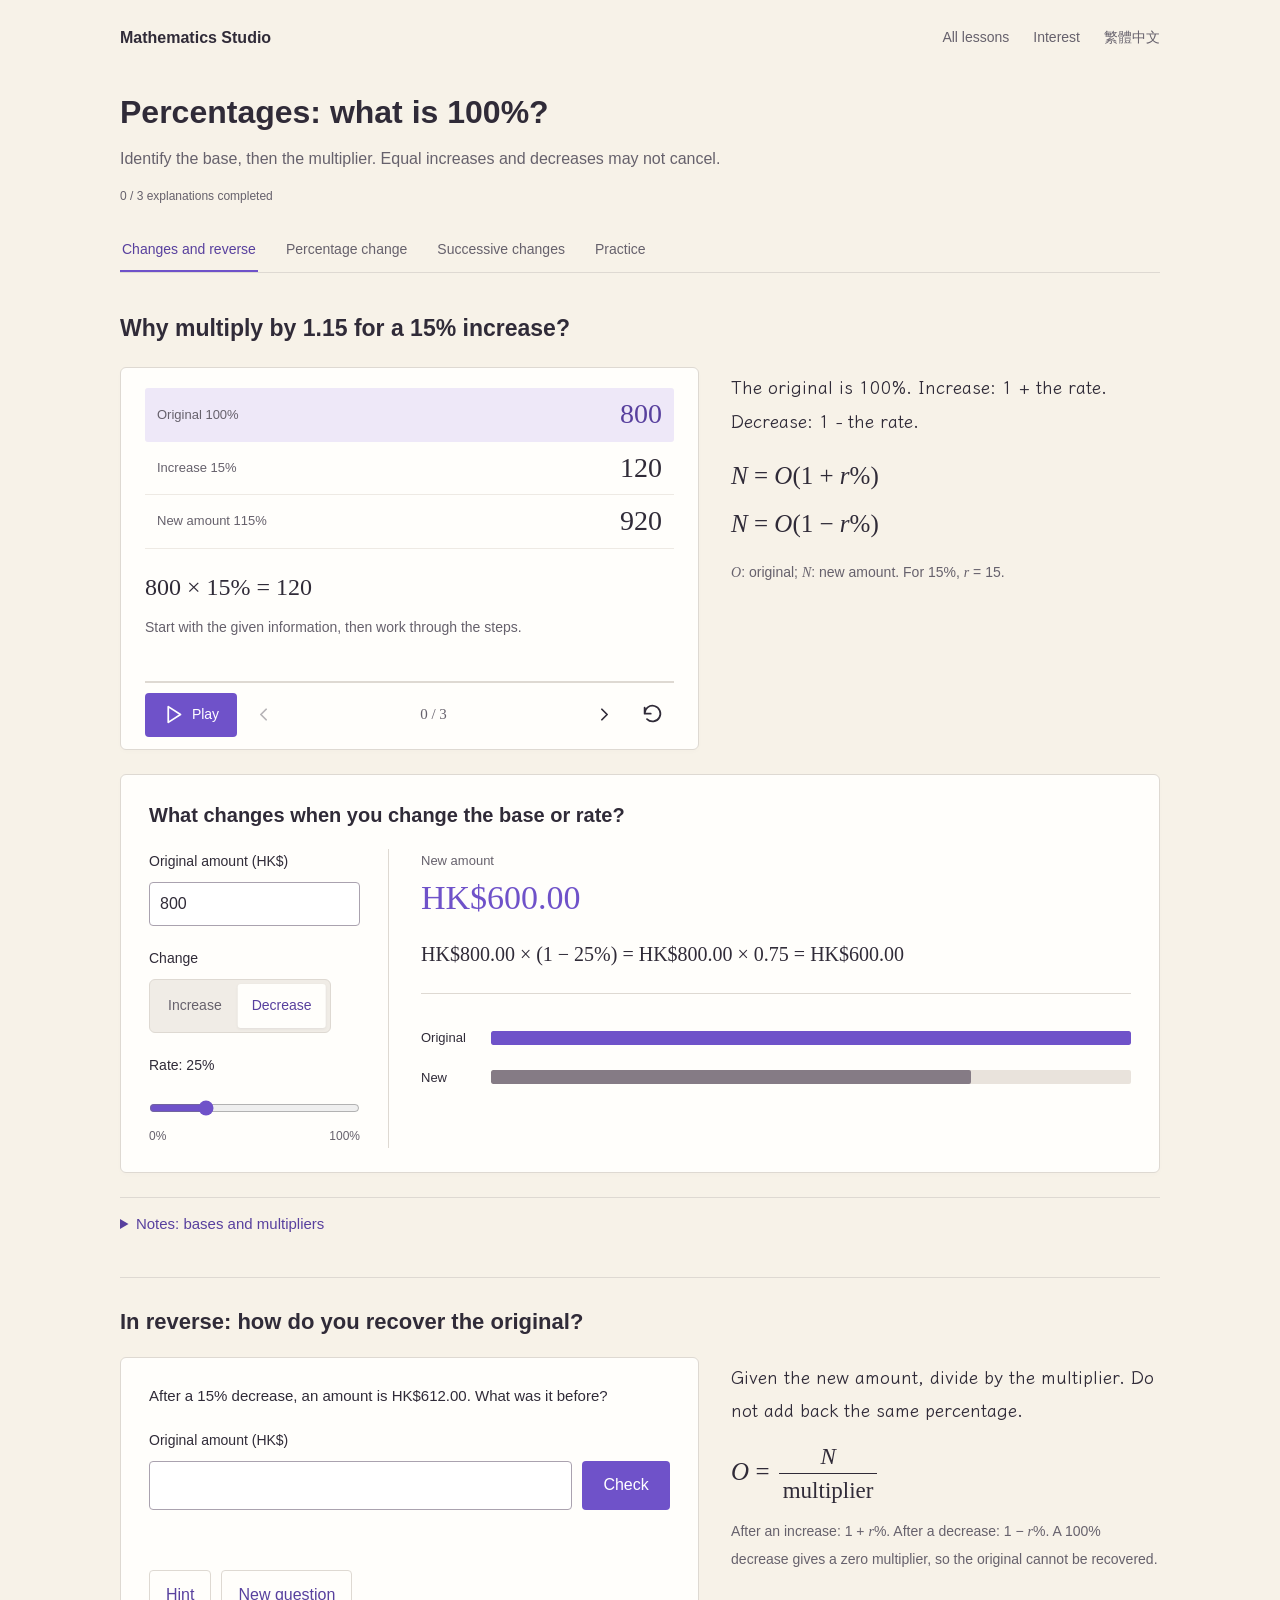
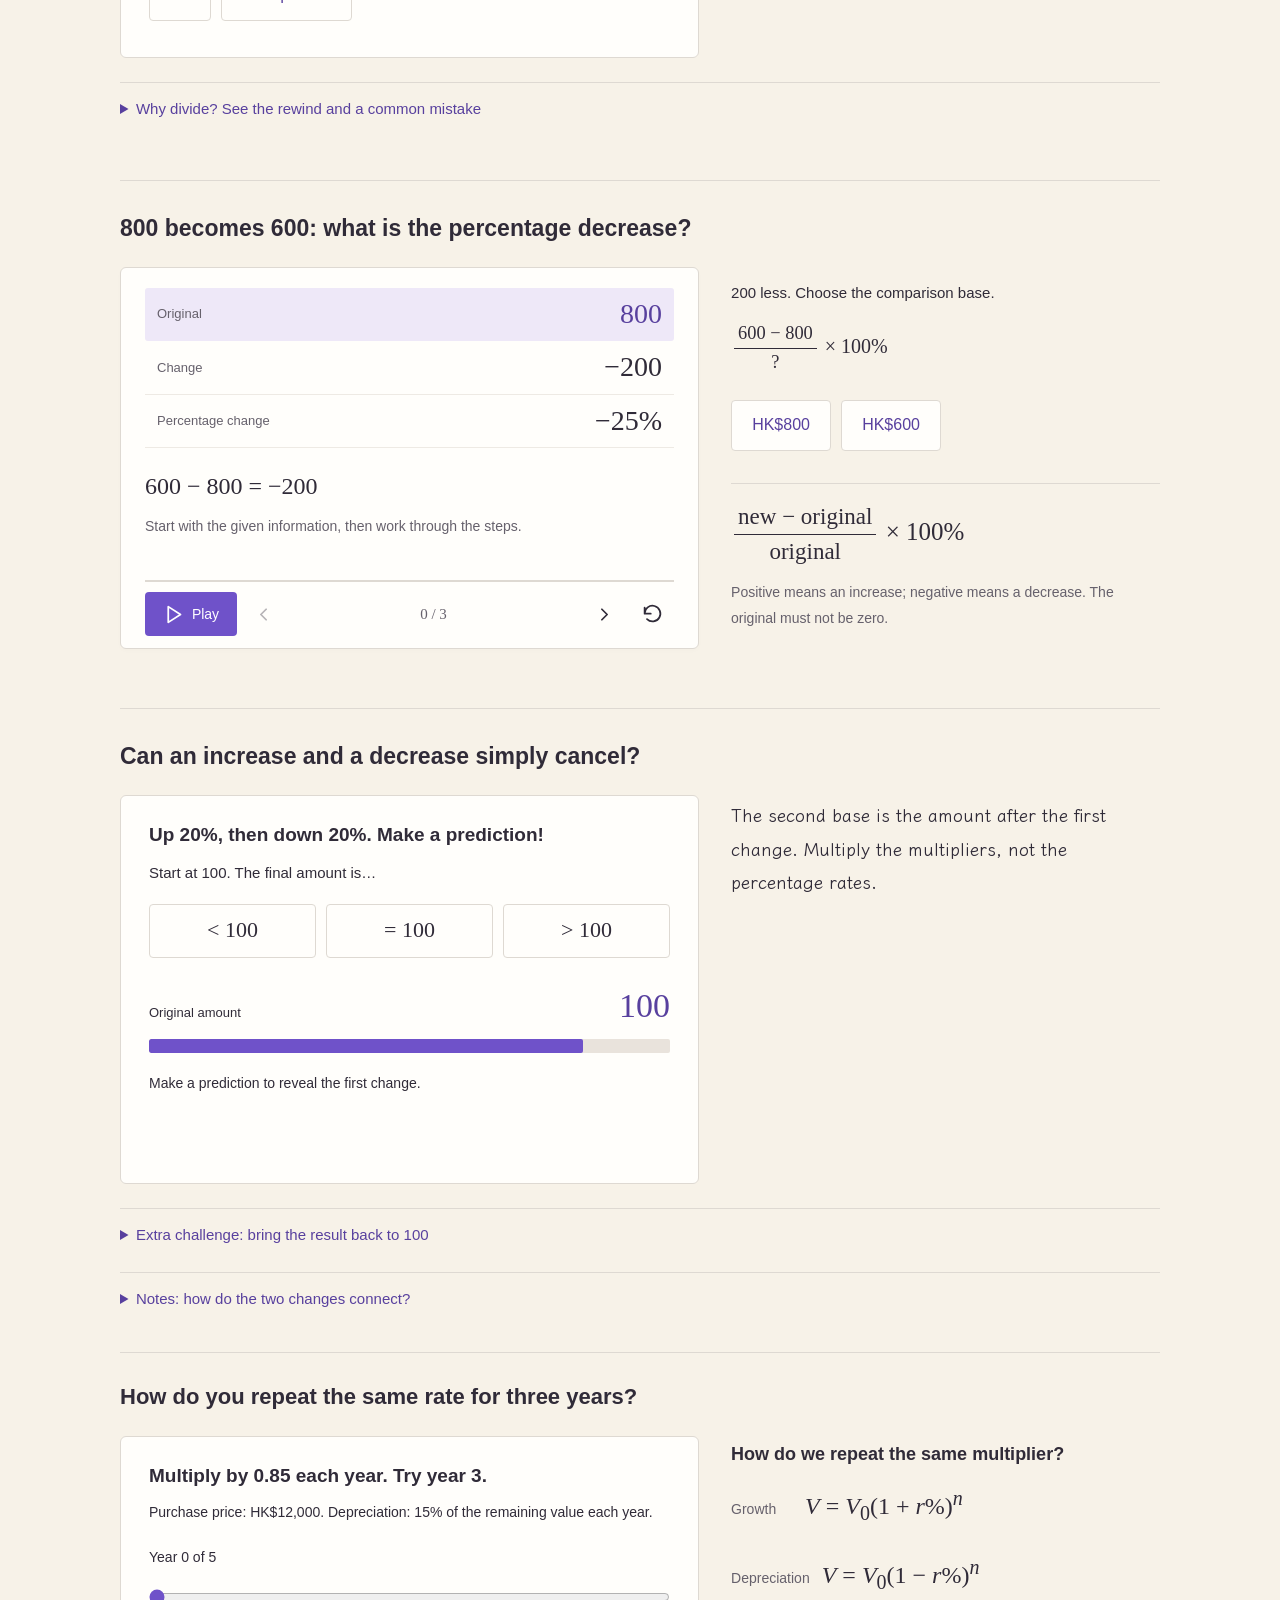
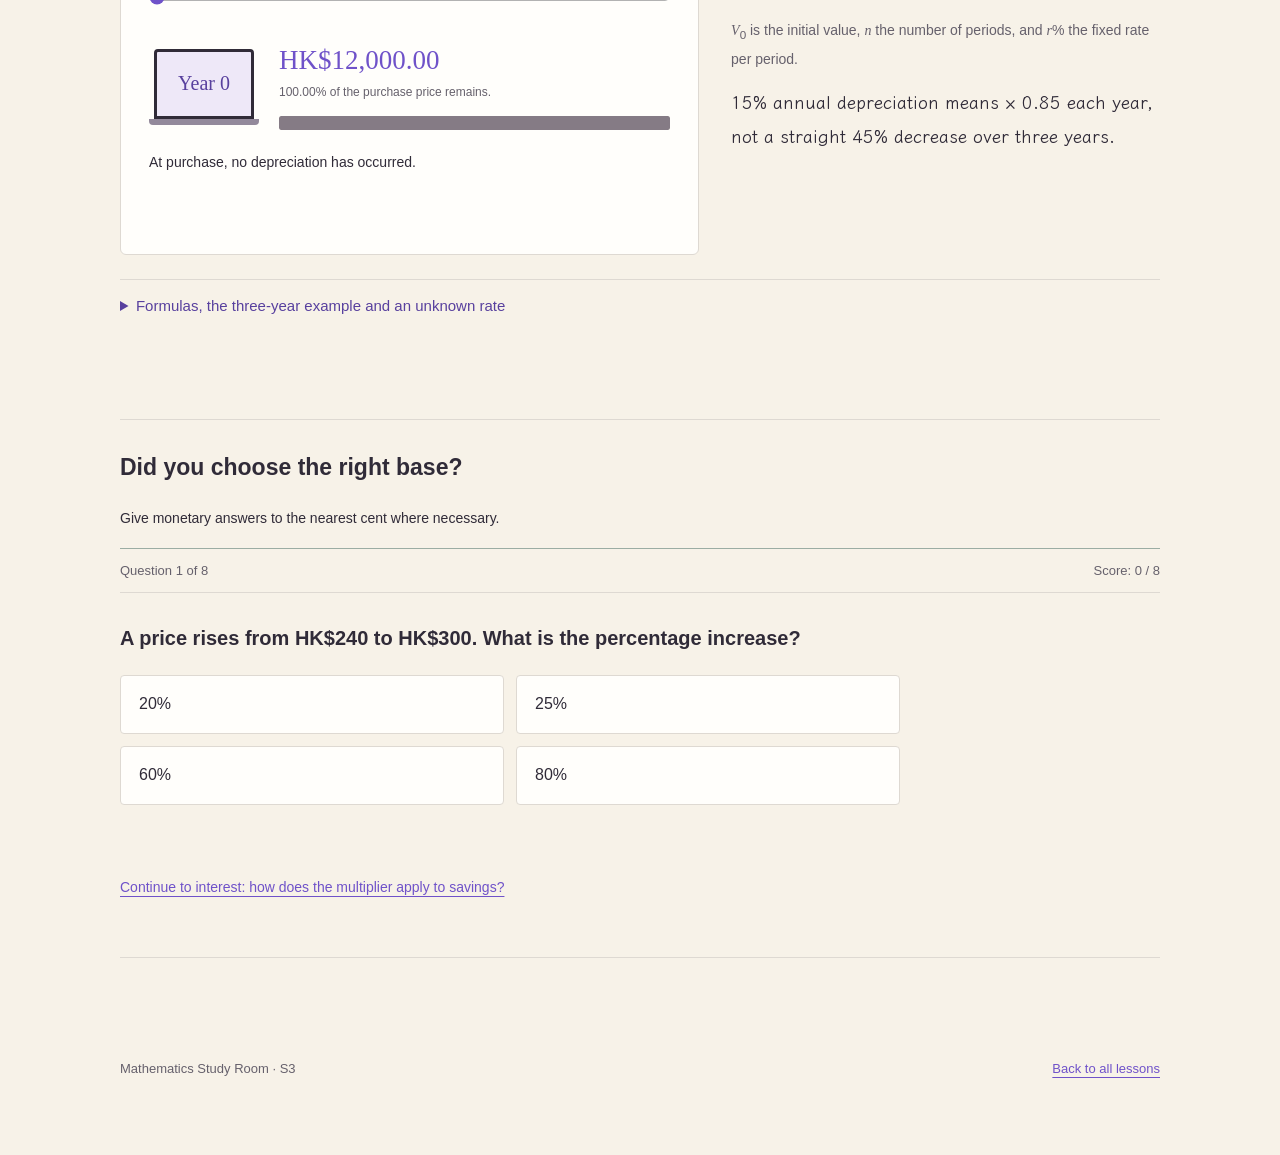
<file: percentages-s3.html>
<!doctype html>
<html lang="en"><head>
  <meta charset="utf-8">
  <meta name="viewport" content="width=device-width, initial-scale=1">
  <meta name="color-scheme" content="light">
  <meta name="description" content="An interactive lesson on percentages, reverse percentages, successive changes and depreciation.">
  <title>Percentages | Mathematics Study Room</title>


<link rel="stylesheet" href="original-en.css"><link rel="stylesheet" href="lesson-ui.css"><script src="lesson-en.js" defer=""></script><script src="interest-controls.js" defer=""></script><script src="lesson-motion.js" defer=""></script><link rel="stylesheet" href="percentage-polish.css"><script src="percentage-polish.js" defer=""></script></head>
<body class="compact-lesson split-lesson" data-topic="percentages" data-percentage-polish="v1" data-percentage-trim="v1"><a class="skip" href="#main">Skip to lesson</a>
  <header class="top"><div class="wrap top-inner">
    <a class="brand" href="index.html">Mathematics Studio</a>
    <nav aria-label="Main navigation"><a href="index.html">All lessons</a>
            <a href="interest-s3.html">Interest</a>
            <a href="percentages-s3-zh.html" lang="zh-Hant">繁體中文</a></nav>
  </div></header>
  <main class="wrap" id="main" tabindex="-1">
    <div class="intro">

      <h1>Percentages: what is 100%?</h1>
      <p class="lead">Identify the base, then the multiplier. Equal increases and decreases may not cancel.</p>

    </div><noscript><p class="no-script-note">Examples and formulas remain available. Enable JavaScript to use the tools and answer questions.</p><style>.split-lesson button,.split-lesson input,.split-lesson #quiz { display:none!important }</style></noscript>
    <nav class="contents" aria-label="Lesson sections"><a href="#concepts">Changes and reverse</a><a href="#percentage-change">Percentage change</a><a href="#successive">Successive changes</a><a href="#practice">Practice</a></nav>

    <section id="concepts" aria-labelledby="concepts-title">
      <header class="section-heading"><h2 id="concepts-title">Why multiply by 1.15 for a 15% increase?</h2></header><div class="lesson-workspace"><div class="sequence-mount"></div><div class="lesson-essential">

    <p class="essential-key">The original is 100%. Increase: 1 + the rate. Decrease: 1 − the rate.</p>
    <div class="math"><var>N</var> = <var>O</var>(1 + <var>r</var>%)<br><var>N</var> = <var>O</var>(1 − <var>r</var>%)</div>
    <p class="essential-definitions"><var>O</var>: original; <var>N</var>: new amount. For 15%, <var>r</var> = 15.</p>

    </div></div>





    <div class="tool percent-explorer" aria-label="Percentage change explorer">
        <h3 class="tool-heading">What changes when you change the base or rate?</h3>


      <div class="explorer-workspace"><div class="controls">
          <div><label for="original">Original amount (HK$)</label><input id="original" type="number" min="1" max="1000000" step="1" value="800"><p class="error" id="change-error" role="status"></p></div>
          <div><span class="control-title" id="direction-label">Change</span><div class="segments" role="group" aria-labelledby="direction-label"><button type="button" data-direction="increase" aria-pressed="false">Increase</button><button type="button" data-direction="decrease" aria-pressed="true">Decrease</button></div></div>
          <div><label for="rate">Rate: <output id="rate-label" for="rate">25%</output></label><input id="rate" type="range" min="0" max="100" step="1" value="25"><div class="range-ends" aria-hidden="true"><span>0%</span><span>100%</span></div></div>
        </div><div class="tool-body">

          <div id="change-result" aria-live="polite"><p class="muted">New amount</p><p class="result" id="new-amount">HK$600.00</p><p class="math" id="change-working">HK$800.00 × (1 − 25%) = HK$800.00 × 0.75 = HK$600.00</p></div>
          <div aria-label="Original HK$800.00; new HK$600.00, a 25% decrease." role="img" id="bars">
            <div class="bar-row"><span>Original</span><div class="track"><div id="original-bar" class="bar" style="width: 100%;"></div></div></div>
            <div class="bar-row"><span>New</span><div class="track"><div id="new-bar" class="bar new" style="width: 75%;"></div></div></div>
          </div>
        </div></div></div><details class="compact-notes"><summary>Notes: bases and multipliers</summary><div><div class="columns">
        <div>
          <p>A percentage is a fraction out of 100. For example, 35% = 35 ÷ 100 = 0.35, and 0.08 = 8%.</p>
          <p>To express one amount as a percentage of another, divide by the reference amount, then multiply by 100%.</p>
          <p class="math">18 out of 24 = (18 ÷ 24) × 100% = 75%</p>


        </div>
        <div>
          <h3>Why does a 15% decrease mean × 0.85?</h3>



          <p>The factor in brackets is the multiplier.</p>
          <figure class="flow" aria-label="A 15 percent decrease takes 100 percent of the original amount to 85 percent, using a multiplier of 0.85.">
            <div class="flow-track">
              <div class="flow-stage"><span>Original</span><strong>100%</strong></div>
              <div class="flow-change">−15%<span class="flow-arrow" aria-hidden="true">→</span>× 0.85</div>
              <div class="flow-stage"><span>Remaining</span><strong>85%</strong></div>
            </div>
            <figcaption>100% − 15% = 85% = 0.85 of the original amount</figcaption>
          </figure>
          <p class="note">“Increase by 20%” means reach 120% of the original. “Increase to 120%” means the same thing. “Decrease to 20%” means an 80% decrease.</p>
        </div>
      </div></div></details><div id="reverse" class="lesson-subtopic">
      <header class="section-heading"><h3 id="reverse-title">In reverse: how do you recover the original?</h3></header><div class="lesson-workspace reverse-workspace"><div id="reverse-task" class="student-task">

    <p id="reverse-task-question">After a 15% decrease, an amount is HK$612.00. What was it before?</p>
    <form id="reverse-answer-form" novalidate="">
      <label for="reverse-answer">Original amount (HK$)</label>
      <div class="answer-entry"><input type="number" id="reverse-answer" min="0.01" max="1000000" step="0.01" inputmode="decimal" aria-describedby="reverse-task-feedback">
        <button type="submit" class="primary">Check</button></div>
    </form>
    <p class="task-feedback" id="reverse-task-feedback" aria-live="polite" data-state="neutral"></p>
    <div class="task-actions"><button type="button" class="secondary" id="reverse-hint">Hint</button>
      <button type="button" class="secondary" id="reverse-new">New question</button></div></div><div class="lesson-essential">
    <p class="essential-key">Given the new amount, divide by the multiplier. Do not add back the same percentage.</p>
    <div class="math"><var>O</var> = <span class="frac"><span><var>N</var></span><span>multiplier</span></span></div>
    <p class="essential-definitions">After an increase: 1 + <var>r</var>%. After a decrease: 1 − <var>r</var>%. A 100% decrease gives a zero multiplier, so the original cannot be recovered.</p></div></div>



    <details class="compact-notes"><summary>Why divide? See the rewind and a common mistake</summary><div><div class="activity" id="reverse-activity">
        <h3>How do we undo × 0.85?</h3>

        <div class="flow-track">
          <div class="flow-stage"><span>Original amount</span><strong id="rewind-original">?</strong></div>
          <div class="flow-change" id="rewind-arrow">× 0.85<span class="flow-arrow" aria-hidden="true">→</span></div>
          <div class="flow-stage"><span>Final amount</span><strong>612</strong></div>
        </div>
        <p class="activity-status" id="rewind-status" aria-live="polite">The final amount is 85% of the original. Reverse the multiplier to find the missing 100%.</p>
        <div class="activity-actions"><button class="primary" id="rewind" type="button">Rewind</button><button class="secondary" id="rewind-reset" type="button">Start again</button></div>
      </div><aside class="teacher-correction" aria-label="A common reverse-percentage mistake">
        <div class="correction-row"><strong class="correction-label">Incorrect answer · adding back 15%</strong><span class="math">612 × 1.15 = 703.80</span></div>
        <p class="teacher-comment"><strong>Teacher's note:</strong> this 15% is based on 612, not on the marked price. Check it: 703.80 × 0.85 = 598.23, not the given 612.</p>
        <div class="correction-row correction-row--right"><strong class="correction-label">Correct answer · divide by the original multiplier</strong><span class="math"><span class="frac"><span>612</span><span>0.85</span></span> = 720</span></div>
      </aside></div></details></div></section><section id="percentage-change" aria-labelledby="percentage-change-title"><header class="section-heading"><h2 id="percentage-change-title">800 becomes 600: what is the percentage decrease?</h2></header><div class="lesson-workspace"><div class="sequence-mount"></div><div class="comparison-explanation"><div id="base-task" class="student-task">

    <p>200 less. Choose the comparison base.</p>
    <div class="base-expression math"><span class="frac"><span>600 − 800</span><span id="chosen-base">?</span></span> × 100% <span id="base-rate"></span></div>
    <div class="task-actions" role="group" aria-label="Choose the base">
      <button type="button" class="secondary" data-base="800" aria-pressed="false">HK$800</button>
      <button type="button" class="secondary" data-base="600" aria-pressed="false">HK$600</button>
    </div>
    <p class="task-feedback" id="base-feedback" aria-live="polite"></p></div><div class="lesson-essential"><div class="math"><span class="frac"><span>new − original</span><span>original</span></span> × 100%</div><p class="essential-definitions">Positive means an increase; negative means a decrease. The original must not be zero.</p></div></div></div></section>



    <section id="successive" aria-labelledby="successive-title">
      <header class="section-heading"><h2 id="successive-title">Can an increase and a decrease simply cancel?</h2></header><div class="lesson-workspace prediction-workspace"><div class="activity" id="guess-activity">
        <h3>Up 20%, then down 20%. Make a prediction!</h3>
        <p>Start at 100. The final amount is…</p>
        <div class="guess-options" role="group" aria-label="Predict the final amount">
          <button type="button" data-guess="below" aria-pressed="false" aria-label="Below 100">&lt; 100</button><button type="button" data-guess="equal" aria-pressed="false" aria-label="Exactly 100">= 100</button><button type="button" data-guess="above" aria-pressed="false" aria-label="Above 100">&gt; 100</button>
        </div>
        <div class="value-label"><span id="guess-stage">Original amount</span><strong id="guess-amount">100</strong></div>
        <div class="value-track" aria-hidden="true"><div id="guess-bar" class="value-fill" style="--value:83.333333%"></div></div>
        <p id="guess-status" class="activity-status" aria-live="polite">Make a prediction to reveal the first change.</p>
        <div class="activity-actions"><button type="button" class="primary" id="guess-next" hidden="">Apply the 20% fall</button><button type="button" class="secondary" id="guess-reset" hidden="">Try again</button></div>
      </div><div class="lesson-essential">
    <p class="essential-key">The second base is the amount after the first change. Multiply the multipliers, not the percentage rates.</p>

    </div></div><details class="compact-challenge"><summary>Extra challenge: bring the result back to 100</summary><div id="chain-task" class="student-task">
    <h3>Can you land exactly on 100?</h3>
    <div class="task-controls">
      <div><label for="chain-rise">First increase: <output id="chain-rise-label">20%</output></label><input id="chain-rise" type="range" min="0" max="50" step="1" value="20"></div>
      <div><label for="chain-fall">Then decrease: <output id="chain-fall-label">20%</output></label><input id="chain-fall" type="range" min="0" max="50" step="any" value="20"></div>
    </div>
    <div class="chain-bars" role="img" id="chain-diagram" aria-label="Same scale: original 100, then 120, then 96.">
      <div class="value-row"><div class="value-label"><span>Original</span><strong>100</strong></div><div class="value-track"><div id="chain-start-bar" class="value-fill" style="--value: 83.33333333333334%;"></div></div></div>
      <div class="value-row"><div class="value-label"><span>After the first change</span><strong id="chain-middle">120</strong></div><div class="value-track"><div id="chain-middle-bar" class="value-fill rise" style="--value: 100%;"></div></div></div>
      <div class="value-row"><div class="value-label"><span>After the second change</span><strong id="chain-final">96</strong></div><div class="value-track"><div id="chain-final-bar" class="value-fill fall" style="--value: 80%;"></div></div></div>
    </div>
    <p class="task-feedback" id="chain-feedback" aria-live="polite" data-state="neutral">The second base is 120, not 100. This decrease removes 24. The final amount is 4 below the original.</p>
    <div class="task-actions"><button type="button" class="secondary" id="chain-match">Try equal rates</button>
      <button type="button" class="primary" id="chain-restore">Find the recovery rate</button></div>
    <p id="chain-recovery" class="math" aria-live="polite" hidden=""></p></div></details>


    <details class="compact-notes"><summary>Notes: how do the two changes connect?</summary><div><div class="sequence-mount"></div><div class="columns">

        <article class="example">
          <h3>Two price changes: what is the second base?</h3>
          <p>A bicycle costs HK$2,000. Its price rises by 10%, then falls by 15%.</p>
          <figure class="value-diagram">
            <h4>Follow the changing price</h4>
            <div class="value-row"><div class="value-label"><span>Original price</span><strong>HK$2,000</strong></div><div class="value-track" aria-hidden="true"><div class="value-fill" style="--value:90.909091%"></div></div></div>
            <div class="value-row"><div class="value-label"><span>After a 10% rise</span><strong>HK$2,200</strong></div><div class="value-track" aria-hidden="true"><div class="value-fill rise" style="--value:100%"></div></div><small>Add HK$200: 10% of the original HK$2,000.</small></div>
            <div class="value-row"><div class="value-label"><span>Then a 15% fall</span><strong>HK$1,870</strong></div><div class="value-track" aria-hidden="true"><div class="value-fill fall" style="--value:85%"></div></div><small>Subtract HK$330: 15% of the new HK$2,200.</small></div>
            <figcaption>All bars start at zero and use the same scale. The final bar is shorter than the original: the net decrease is HK$130.</figcaption>
          </figure>


          <div class="worked-step">
            <h4>Compare with the original: what is the overall change?</h4>
            <span class="base-label">Base for the overall change: HK$2,000</span>
            <p class="math"><span class="frac"><span>1,870 − 2,000</span><span>2,000</span></span> × 100% = −6.5%</p>
            <p><strong>Overall: a 6.5% decrease.</strong> The HK$200 rise and HK$330 fall give a net decrease of HK$130.</p>
          </div>
          <div class="formula chalkboard"><span class="formula-label">Join the two steps: multiply the multipliers</span>2,000 × 1.10 × 0.85 = 1,870<br>1.10 × 0.85 = 0.935</div>
          <aside class="teacher-correction sticky-reminder" aria-label="A successive-change reminder">
            <div class="correction-row"><strong class="correction-label">Incorrect answer · subtracting the rates</strong><span class="math">10% − 15% = −5%</span></div>
            <p class="teacher-comment"><strong>Teacher's note:</strong> the subtraction itself is correct, but it does not give the overall change. The 10% uses 2,000; the 15% uses 2,200. Their bases differ.</p>
            <div class="correction-row correction-row--right"><strong class="correction-label">Correct answer · compare with the original</strong><span class="math">(0.935 − 1) × 100%<br>= −6.5%</span></div>
          </aside>

          <details><summary>What rise reverses a 20% fall?</summary><div><p>A 20% fall leaves 0.8 of the original. The recovery multiplier is 1 ÷ 0.8 = 1.25, so a <strong>25% rise</strong> is needed.</p></div></details>
        </article>
      </div></div></details><div id="depreciation" class="lesson-subtopic">
      <header class="section-heading"><h3 id="depreciation-title">How do you repeat the same rate for three years?</h3></header><div class="lesson-workspace depreciation-workspace"><div class="activity" id="depreciation-activity">
        <h3>Multiply by 0.85 each year. Try year 3.</h3>
        <p>Purchase price: HK$12,000. Depreciation: 15% of the remaining value each year.</p>
        <div class="depreciation-control"><label for="depreciation-year">Year <output id="depreciation-year-label">0</output> of 5</label><input id="depreciation-year" type="range" min="0" max="5" step="1" value="0"></div>
        <div class="laptop-scene">
          <div class="laptop-symbol" aria-hidden="true"><div class="laptop-screen" id="laptop-year">Year 0</div><div class="laptop-base"></div></div>
          <div><p class="result" id="depreciation-value">HK$12,000.00</p><p class="coin-caption" id="depreciation-percent">100.00% of the purchase price remains.</p><div class="value-track" aria-hidden="true"><div id="depreciation-bar" class="value-fill fall" style="--value:100%"></div></div></div>
        </div>
        <p class="activity-status" id="depreciation-status" aria-live="polite">At purchase, no depreciation has occurred.</p>
      </div><div class="lesson-essential">
    <h3>How do we repeat the same multiplier?</h3>
    <div class="repeated-rates">
      <p><span class="essential-label">Growth</span><span class="math"><var>V</var> = <var>V</var><sub>0</sub>(1 + <var>r</var>%)<sup><var>n</var></sup></span></p>
      <p><span class="essential-label">Depreciation</span><span class="math"><var>V</var> = <var>V</var><sub>0</sub>(1 − <var>r</var>%)<sup><var>n</var></sup></span></p>
    </div>
    <p class="essential-definitions"><var>V</var><sub>0</sub> is the initial value, <var>n</var> the number of periods, and <var>r</var>% the fixed rate per period.</p>
    <p class="essential-key">15% annual depreciation means × 0.85 each year, not a straight 45% decrease over three years.</p></div></div>


    <details class="compact-notes"><summary>Formulas, the three-year example and an unknown rate</summary><div><div class="columns">
        <div>



          <p>For depreciation in value, 0 ≤ <var>r</var> ≤ 100. The same multiplier is applied each period, but the amount lost changes.</p>
          <p class="note">A 10% annual depreciation does not mean a 30% loss after 3 years. The remaining fraction is 0.9<sup>3</sup> = 0.729, so the loss is 27.1%.</p>
        </div>
        <article class="example">
          <h3>What is the laptop worth after three years?</h3>
          <p>A laptop costs HK$12,000 and depreciates by 15% each year. Find its value after 3 years.</p>
          <figure class="value-diagram">
            <h4>85% remains after each year</h4>
            <div class="value-row"><div class="value-label"><span>Purchase · 100%</span><strong>HK$12,000</strong></div><div class="value-track" aria-hidden="true"><div class="value-fill" style="--value:100%"></div></div></div>
            <div class="value-row"><div class="value-label"><span>Year 1 · 85%</span><strong>HK$10,200</strong></div><div class="value-track" aria-hidden="true"><div class="value-fill fall" style="--value:85%"></div></div><small>× 0.85 · This year's decrease: HK$1,800</small></div>
            <div class="value-row"><div class="value-label"><span>Year 2 · 72.25%</span><strong>HK$8,670</strong></div><div class="value-track" aria-hidden="true"><div class="value-fill fall" style="--value:72.25%"></div></div><small>× 0.85 again · This year's decrease: HK$1,530</small></div>
            <div class="value-row"><div class="value-label"><span>Year 3 · 61.4125%</span><strong>HK$7,369.50</strong></div><div class="value-track" aria-hidden="true"><div class="value-fill fall" style="--value:61.4125%"></div></div><small>× 0.85 again · This year's decrease: HK$1,300.50</small></div>
            <figcaption>Bar lengths and percentages refer to the original HK$12,000. Each year's 15% decrease uses the previous year's value, so the dollar decrease becomes smaller.</figcaption>
          </figure>
          <p class="math"><var>V</var> = 12,000(1 − 0.15)<sup>3</sup><br>= 12,000(0.85)<sup>3</sup><br>= <strong>HK$7,369.50</strong></p>
          <p>Total depreciation = 12,000 − 7,369.50 = HK$4,630.50.</p>
          <details><summary>Find an unknown annual growth rate</summary><div>
            <p>A population grows from 20,000 to 24,200 in 2 years at a constant annual rate of <var>r</var>%.</p>
            <p class="math">(1 + <var>r</var>%)<sup>2</sup> = 24,200 ÷ 20,000 = 1.21<br>1 + <var>r</var>% = √1.21 = 1.1<br><var>r</var>% = 10%<br><var>r</var> = 10</p>
            <p>The annual growth rate is <strong>10%</strong>.</p>
          </div></details>
        </article>
      </div></div></details></div></section>





    <section id="practice" aria-labelledby="practice-title">
      <header class="section-heading"><h2 id="practice-title">Did you choose the right base?</h2></header>
      <p>Give monetary answers to the nearest cent where necessary.</p>

      <div class="tool quiz" id="quiz">
        <div class="quiz-head"><span id="progress">Practice</span><span id="score"></span></div>
        <div class="tool-body"><h3 id="question" tabindex="-1"></h3><div class="choices" id="choices"></div><p class="feedback" id="feedback" aria-live="polite"></p><button id="next" class="primary" type="button" hidden="">Next question</button></div>
      </div>


    <p class="chapter-bridge"><a href="interest-s3.html">Continue to interest: how does the multiplier apply to savings?</a></p></section>
  </main>
  <footer class=""><div class="wrap"><span>Mathematics Study Room · S3</span><a href="index.html">Back to all lessons</a></div></footer>






</body></html>
</file>
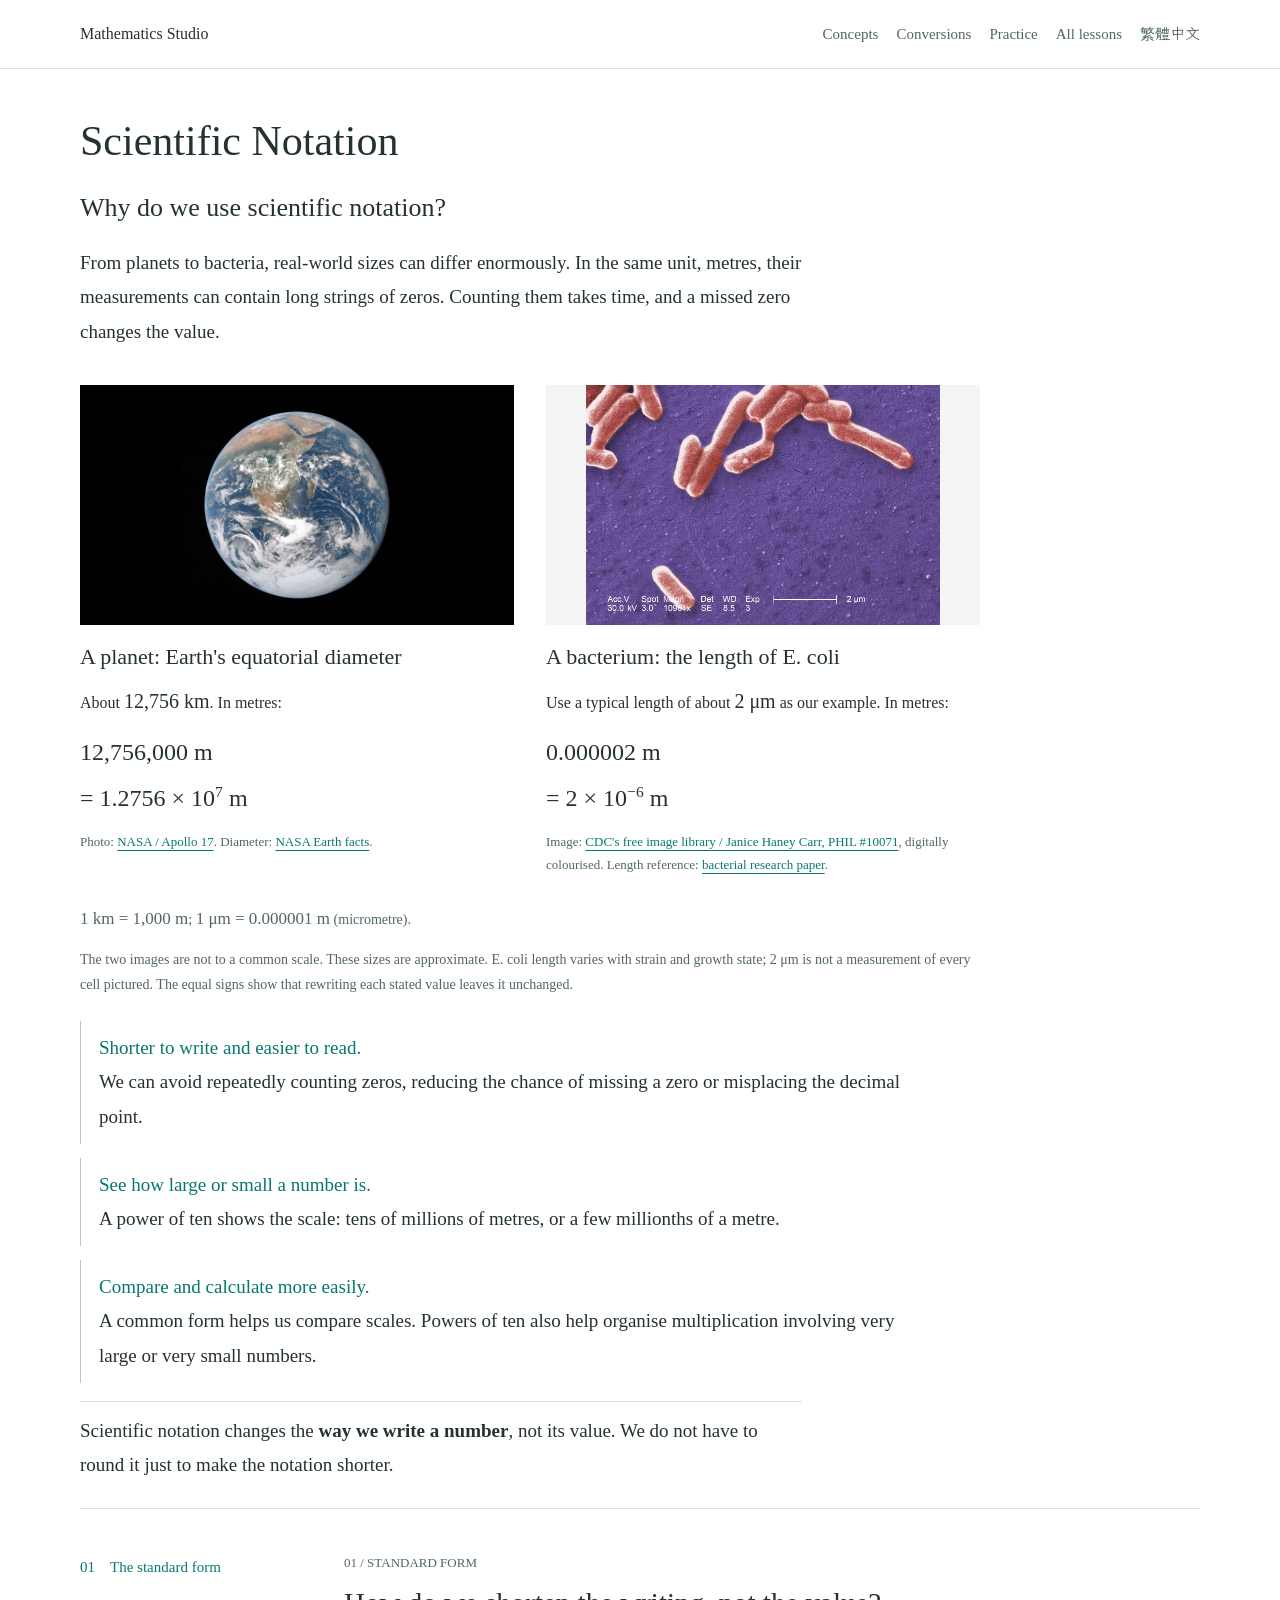
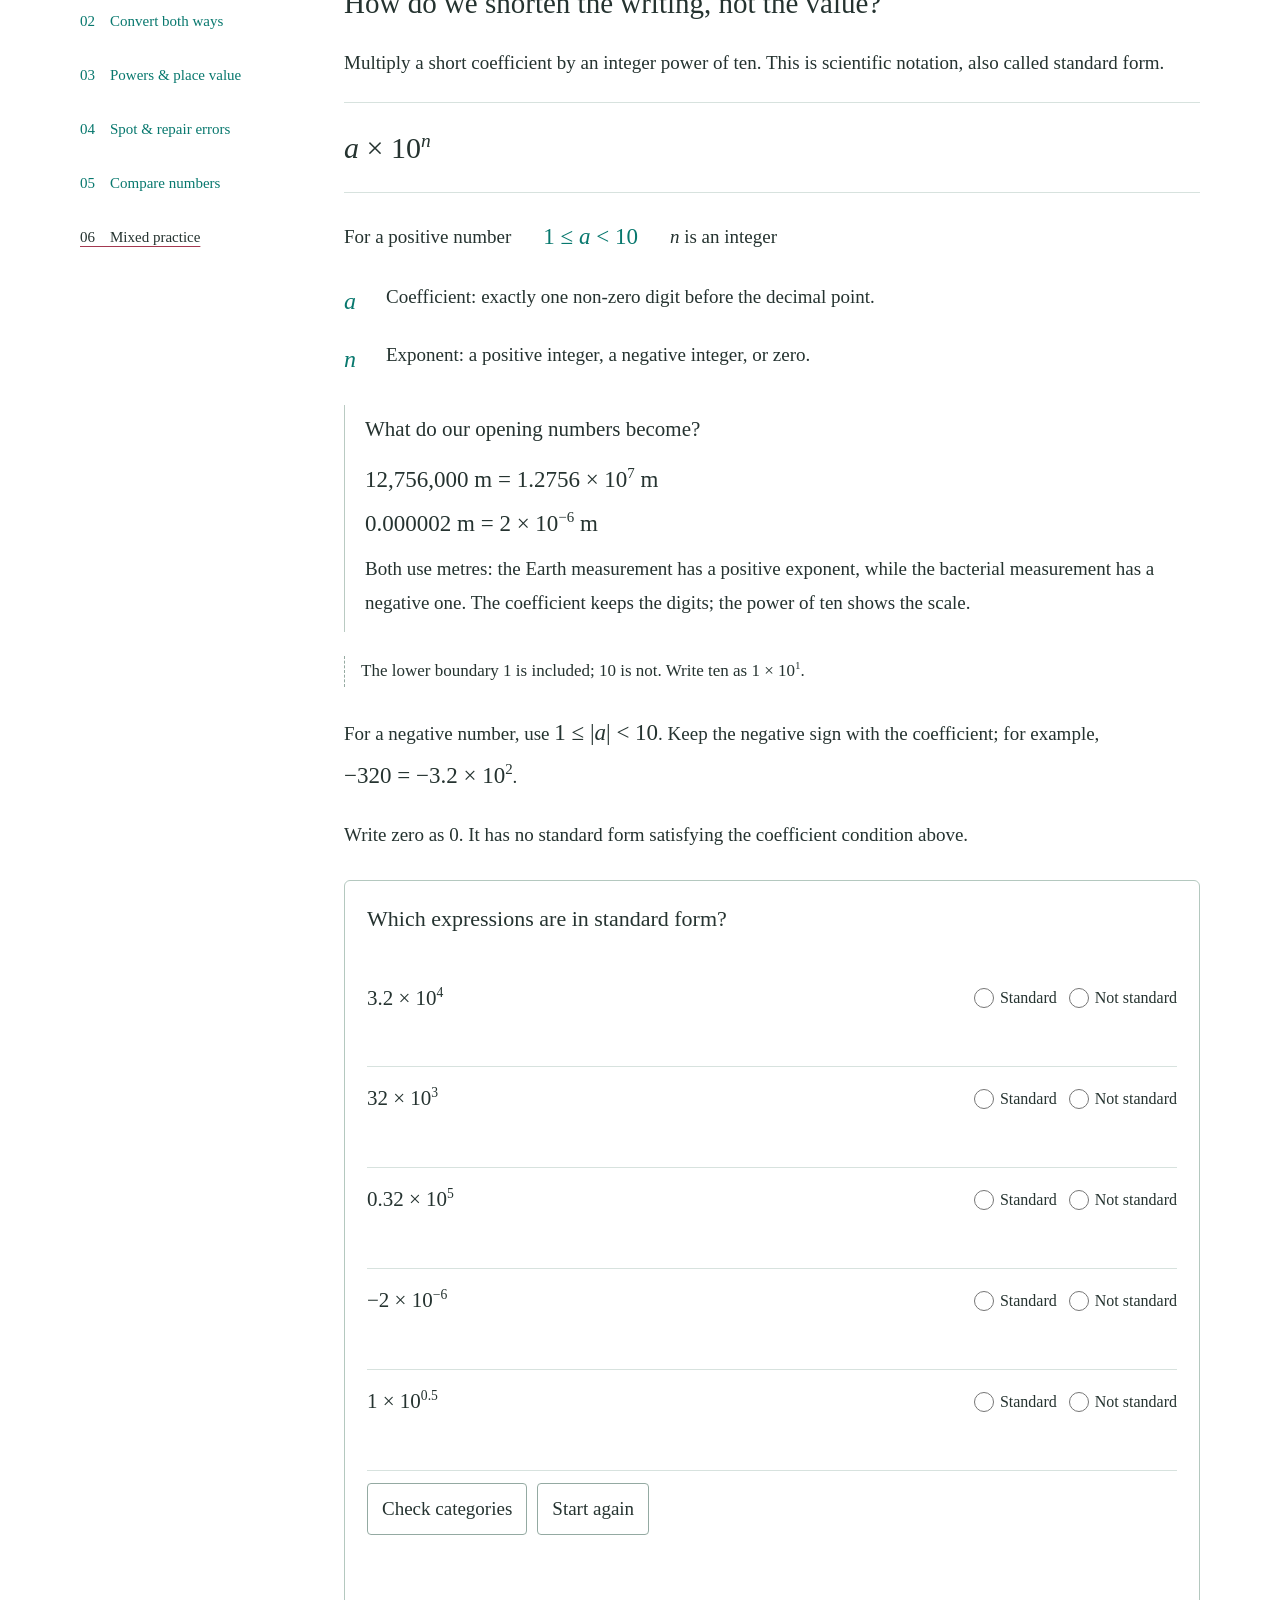
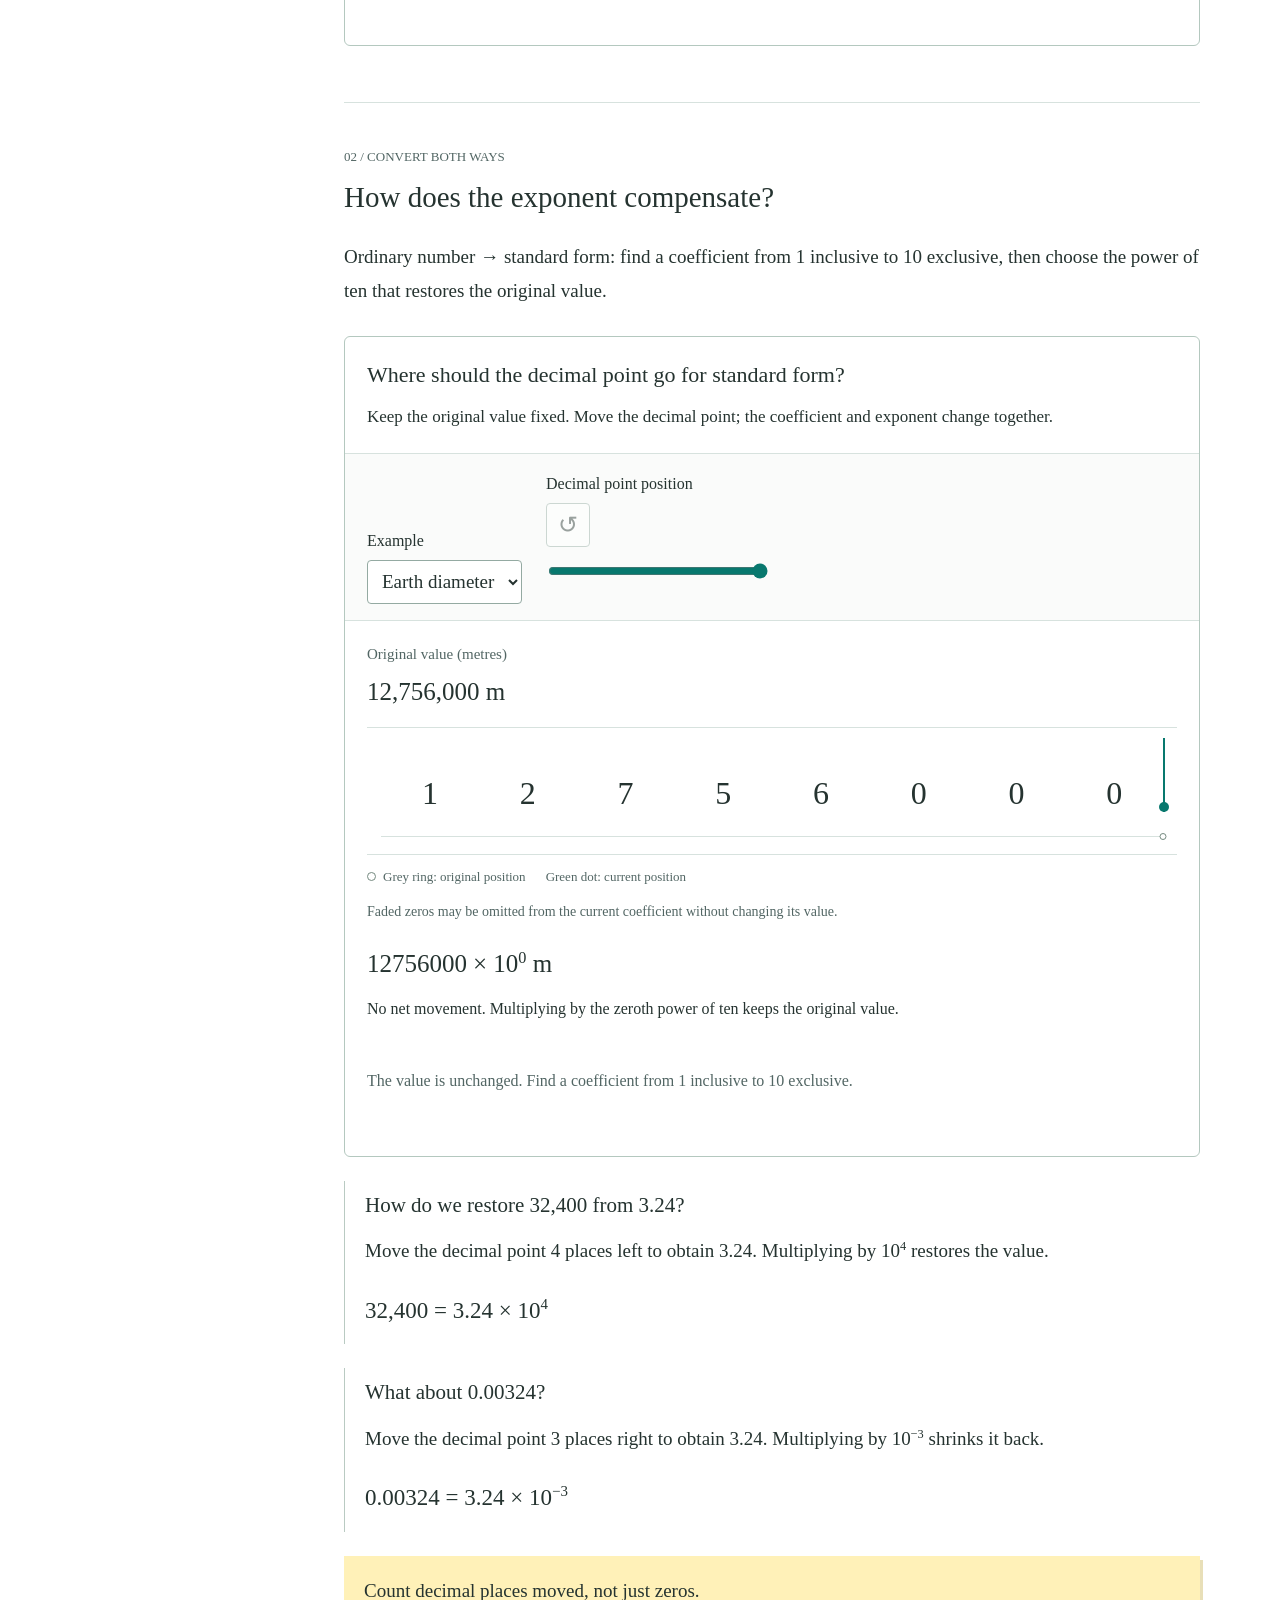
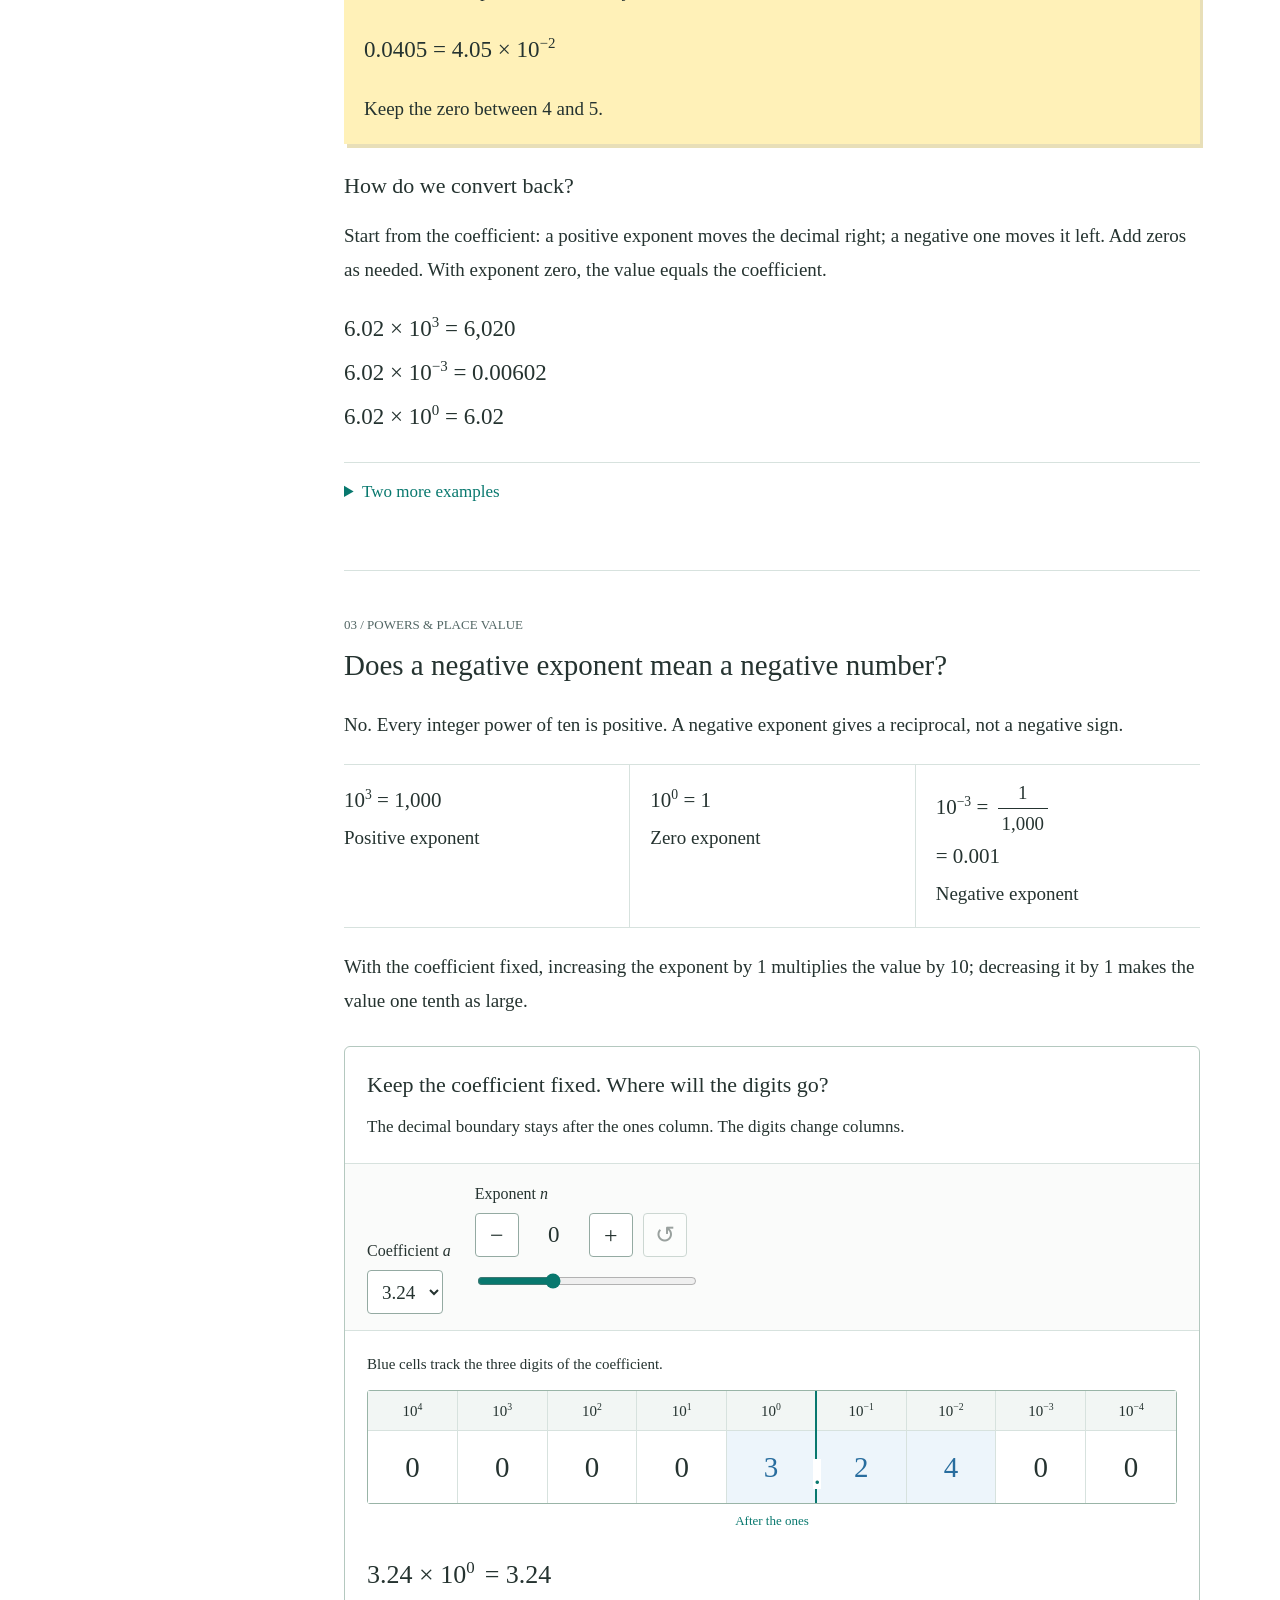
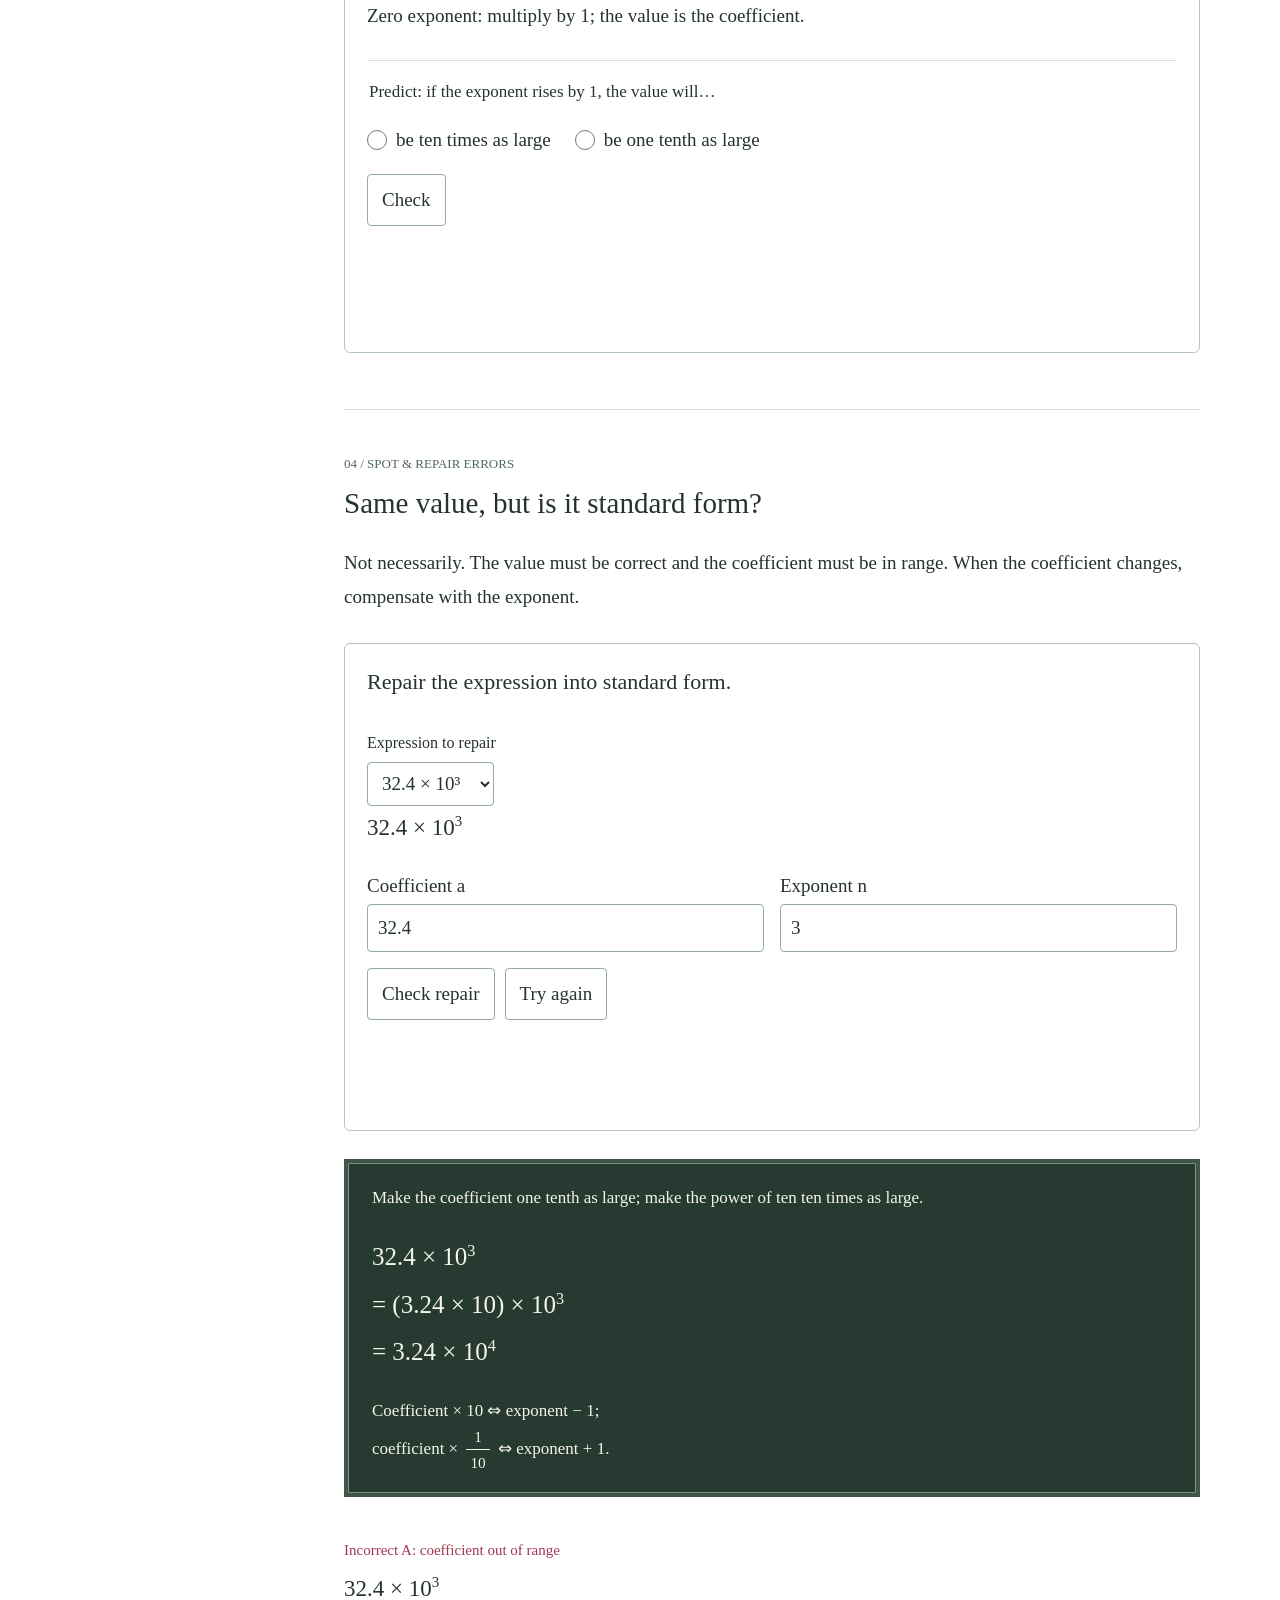
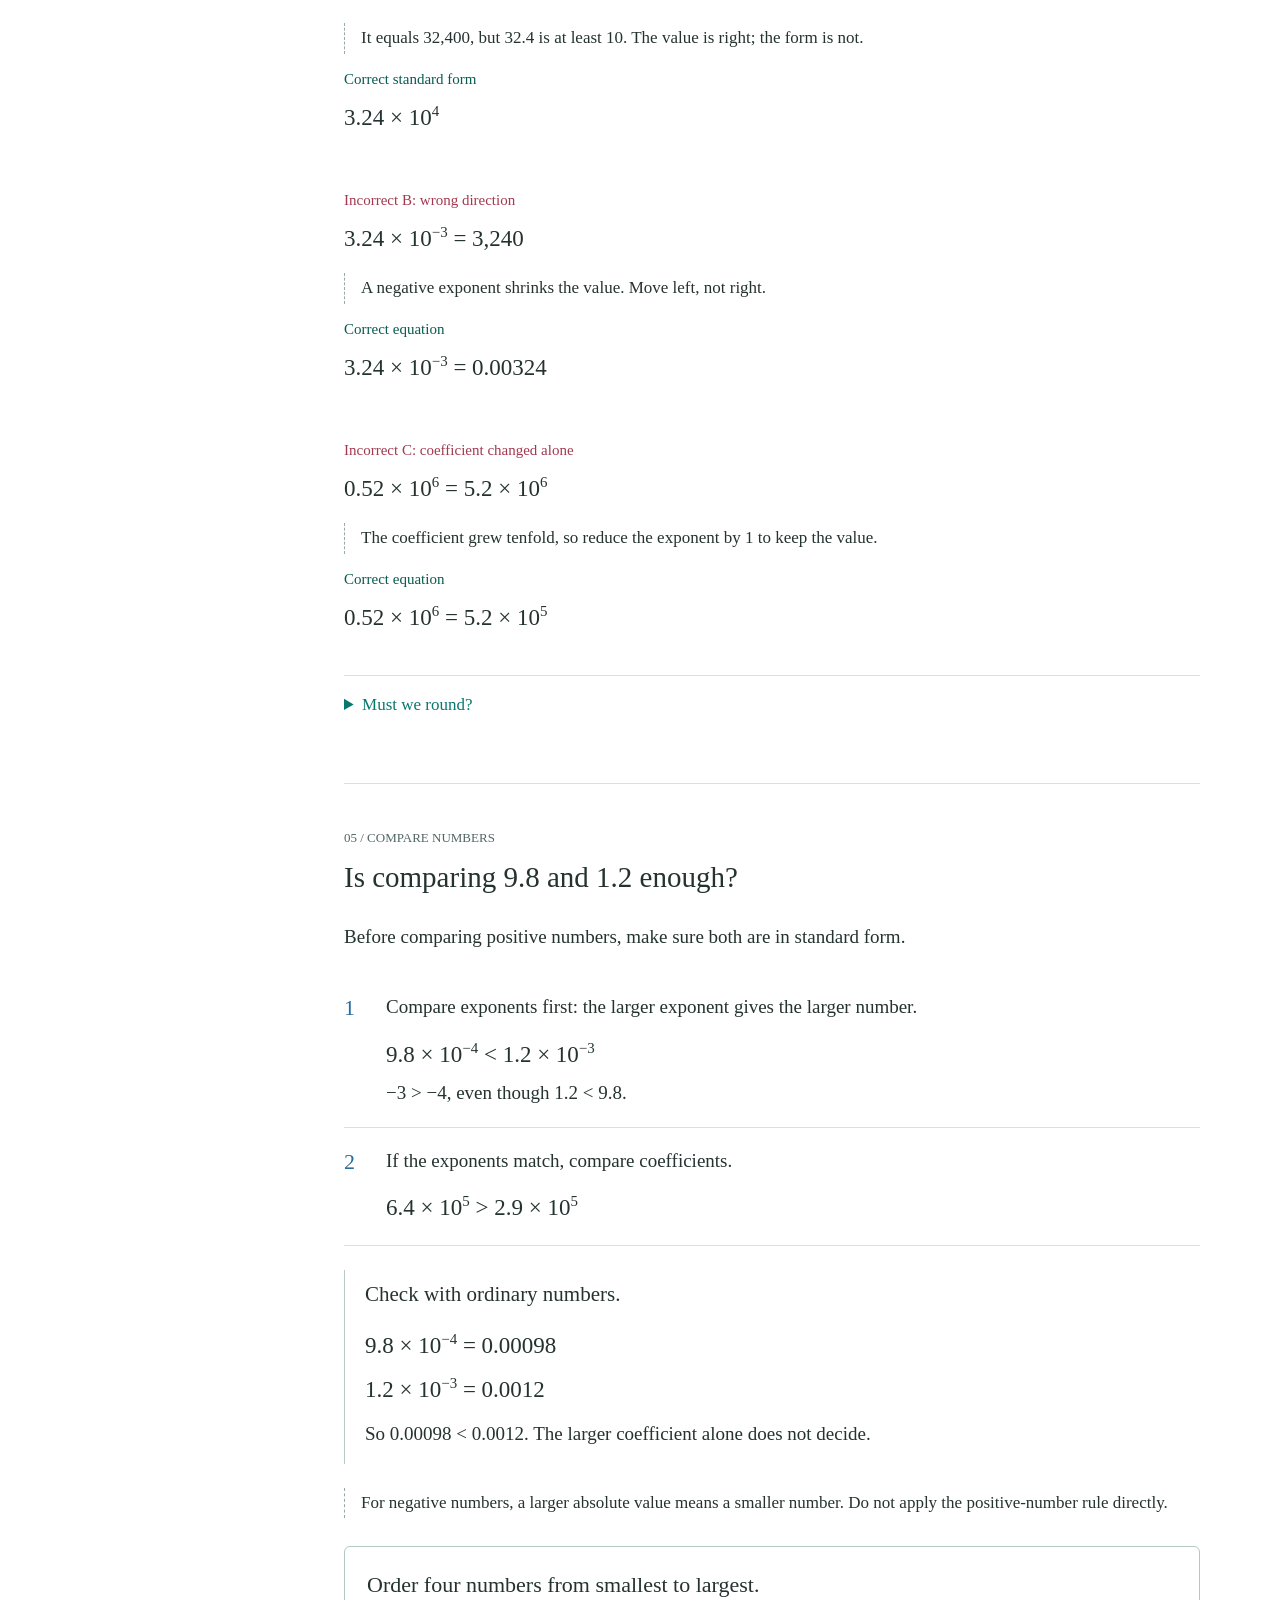
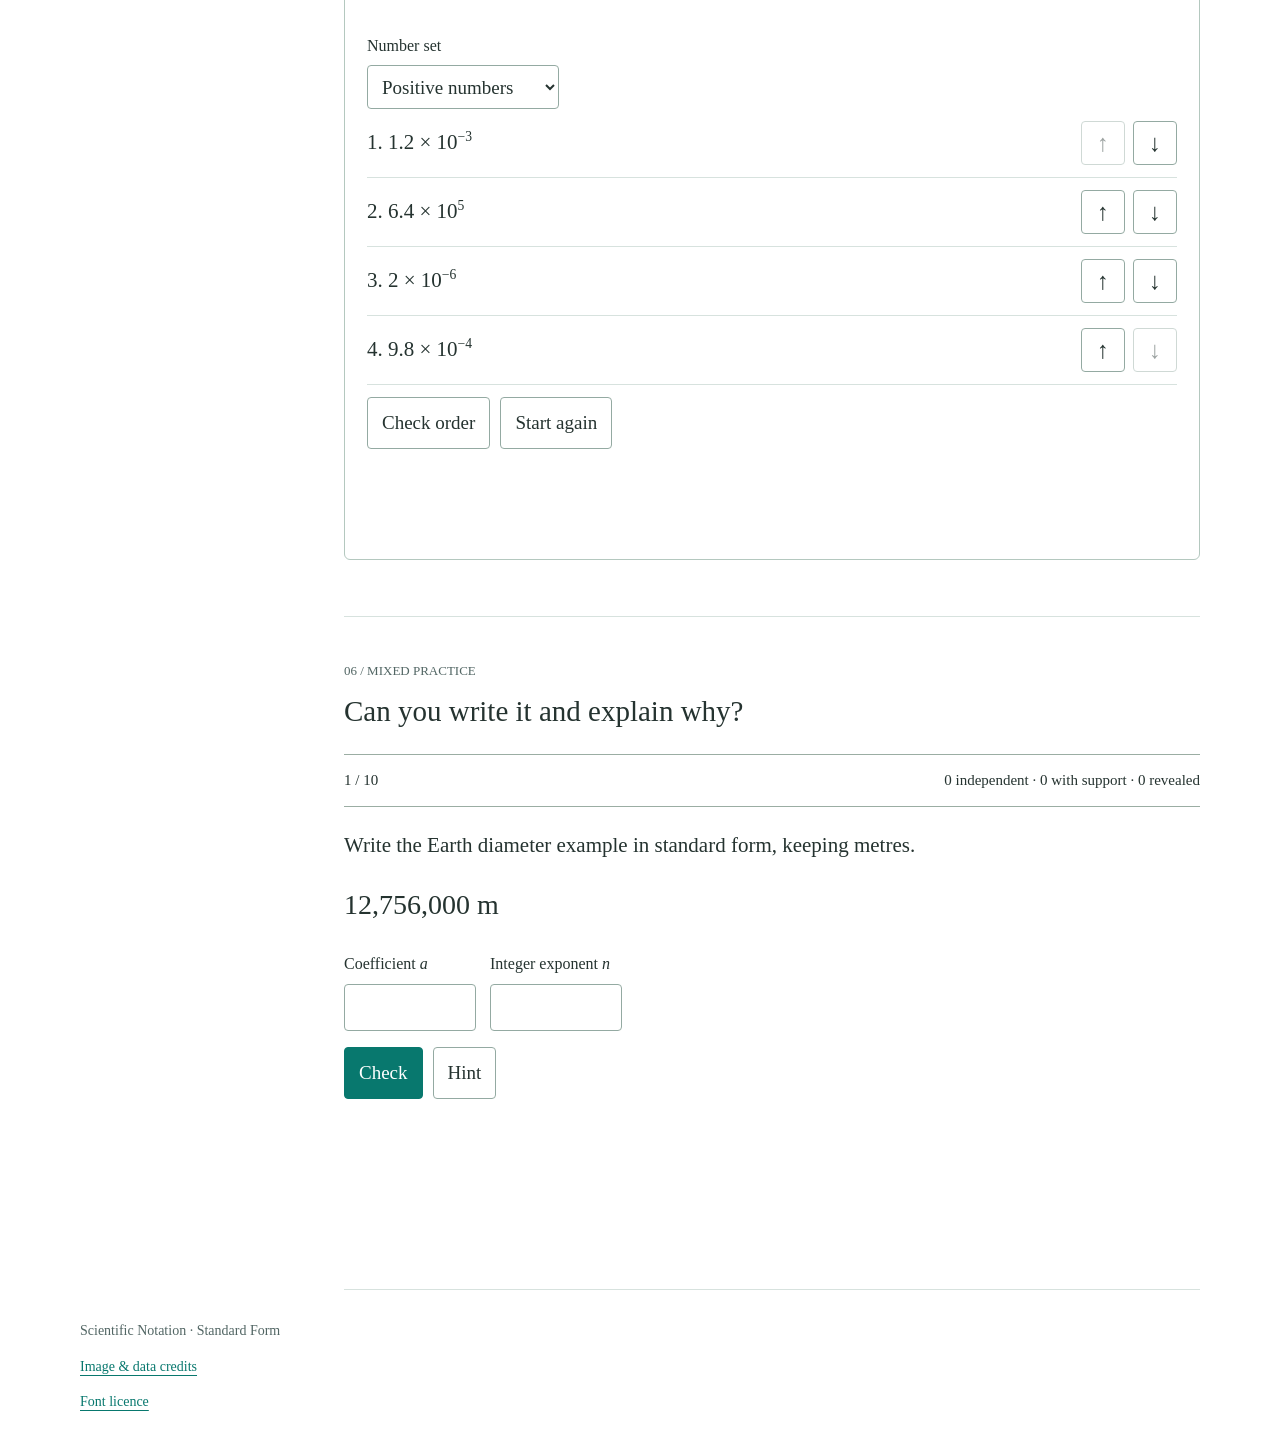
<file: scientific-notation-en.html>
<!doctype html>
<html lang="en">
<head>
  <meta charset="utf-8">
  <meta name="viewport" content="width=device-width, initial-scale=1">
  <meta name="color-scheme" content="light">
  <meta name="description" content="Why scientific notation matters: powers of ten, exact conversions and interactive practice.">
  <title>Scientific Notation | Standard Form</title>
  <style>
    @font-face{font-family:IansuiLesson;src:url("fonts/Iansui-Scientific.woff2") format("woff2");font-weight:400;font-display:swap}
    :root{--ink:#253330;--muted:#526664;--line:#d7e2de;--teal:#08786e;--blue:#286d9e;--red:#a33850;--hand:IansuiLesson,"Kaiti TC","Songti TC",serif}
    *{box-sizing:border-box;letter-spacing:0}
    html{scroll-behavior:smooth}
    body{margin:0;color:var(--ink);background:#fff;font:19px/1.8 var(--hand);font-synthesis:none}
    [lang=en]{font-family:Georgia,"Times New Roman",serif}
    .en{display:block;color:var(--muted);font-size:15px;line-height:1.65;margin-top:3px}
    h1,h2,h3,h4,p,figure{margin:0}
    h1,h2,h3,h4{font-weight:400}
    h1{font-size:42px;line-height:1.45}
    h1 .en{font-size:28px;color:var(--ink);margin-top:5px}
    h2{font-size:29px;line-height:1.55;margin-bottom:20px}
    h2 .en{font-size:19px}
    h3{font-size:22px;line-height:1.6;margin-bottom:16px}
    h3 .en{font-size:16px}
    p{margin-bottom:20px}
    a{color:var(--teal);text-underline-offset:4px}
    button,input,select{font:inherit;color:inherit}
    button{cursor:pointer;min-height:44px;border:1px solid #94aaa2;border-radius:4px;background:white;padding:8px 14px}
    button:hover:not(:disabled){border-color:var(--teal);background:#eef6f3}
    button:disabled{opacity:.45;cursor:default}
    button.primary{background:var(--teal);color:white;border-color:var(--teal)}
    button.primary:hover:not(:disabled){background:#075e57}
    :focus-visible{outline:3px solid var(--blue);outline-offset:4px}
    input,select{max-width:100%;min-height:44px;background:white;border:1px solid #94aaa2;border-radius:4px;padding:6px 10px}
    input[type=range]{padding:0;border:0;accent-color:var(--teal);width:220px}
    input[type=radio]{min-height:0;width:20px;height:20px;accent-color:var(--teal);flex:none;margin:0}
    label{cursor:pointer}
    .wrap{width:min(820px,calc(100% - 48px));margin:auto}
    .top{border-bottom:1px solid var(--line);background:white}
    .top-inner{min-height:68px;display:flex;justify-content:space-between;align-items:center;gap:18px}
    .top .brand{display:inline-flex;align-items:center;min-height:44px;color:var(--ink);font-size:16px;font-weight:400;text-decoration:none;white-space:nowrap}
    .top nav{display:flex;flex-wrap:wrap;align-items:center;gap:6px 18px}
    .top nav a{display:inline-flex;align-items:center;min-height:44px;min-width:44px;color:var(--muted);font-size:15px;text-decoration:none;white-space:nowrap}
    .top a:hover{color:var(--teal);text-decoration:underline}
    .intro{padding:42px 0 26px;border-bottom:1px solid var(--line)}
    .intro>p{margin:18px 0 0;max-width:38em}
    .intro h2{font-size:26px;margin:16px 0 12px}
    .why-reasons{list-style:none;padding:0;margin:24px 0 0;max-width:44em}
    .why-reasons li{padding:10px 0 10px 18px;border-left:1px solid #b9cac2;margin:14px 0}
    .why-reasons strong{display:block;color:var(--teal);font-weight:400}
    .intro .takeaway{padding-top:12px;border-top:1px solid var(--line)}
    .language-link{font:15px/1.6 Georgia,"Times New Roman",serif;min-height:44px;display:flex;align-items:center}
    .language-link[lang=zh-Hant]{font-family:var(--hand)}
    html[lang=en] body,html[lang=en] .icon .tip{font-family:Georgia,"Times New Roman",serif}
    html[lang=en] .contents a{font-size:15px}
    .opening{display:grid;grid-template-columns:repeat(2,minmax(0,1fr));gap:32px;margin:24px 0 0;padding:12px 0 4px;max-width:900px}
    .real-example{min-width:0}
    .example-photo{display:block;width:100%;height:240px;object-fit:contain;background:#f2f5f3}
    .example-photo.earth{background:#000}
    .image-link{display:block}
    .real-example figcaption{padding-top:14px}
    .real-example h3{font-size:22px;margin-bottom:8px}
    .real-example p{font-size:16px;margin-bottom:10px}
    .real-example .math{font-size:24px}
    .real-example p:not(.math) .math{font-size:20px}
    .real-example .source-credit{font-size:13px;color:var(--muted);line-height:1.75}
    .intro .source-notice{font-size:14px;color:var(--muted);max-width:900px;margin-top:12px}
    .source-notice .math{font-size:17px}
    .contents{display:grid;grid-template-columns:repeat(3,minmax(0,1fr));gap:4px 22px;padding:20px 0;border-bottom:1px solid var(--line)}
    .contents a{padding:7px 0;text-decoration:none;min-height:44px;font-size:16px}
    .contents .en{font-size:13px;margin:0}
    .contents a[aria-current=location]{color:var(--ink);text-decoration:underline;text-decoration-color:var(--red)}
    main>section{padding:44px 0 48px;border-bottom:1px solid var(--line);scroll-margin-top:20px;min-width:0}
    .kicker{font:13px/1.5 Georgia,serif;color:var(--muted);margin-bottom:8px}
    html[lang=zh-Hant] .kicker{font-family:var(--hand)}
    .power-label,.comparison-note{display:block}
    .math{font-family:Georgia,"Times New Roman",serif;font-variant-numeric:tabular-nums;font-size:23px;line-height:1.9}
    var{font-family:Georgia,"Times New Roman",serif;font-style:italic}
    sup{font-size:.65em;line-height:0}
    .eq{display:inline-block;white-space:nowrap;max-width:100%}
    .formula{font-size:30px;padding:16px 0;margin:22px 0;border-block:1px solid var(--line)}
    .rule{display:flex;flex-wrap:wrap;gap:4px 32px;align-items:center;margin:12px 0}
    .rule .math{color:var(--teal)}
    .definitions{display:grid;grid-template-columns:28px minmax(0,1fr);gap:14px;margin:22px 0}
    .definitions dt,.definitions dd{margin:0}
    .definitions dt{font-size:24px;color:var(--teal)}
    .definitions .en{margin-top:0}
    .note{padding-left:16px;border-left:1px dashed #95aaa1;margin:24px 0;font-size:17px}
    .example{padding:8px 0 12px 20px;border-left:1px solid #b9cac2;margin:24px 0}
    .example h3{font-size:21px;margin-bottom:12px}
    .example p:last-child{margin-bottom:0}
    .example .math{margin:6px 0}
    .frac{display:inline-flex;flex-direction:column;vertical-align:middle;text-align:center;font-size:.9em;line-height:1.3;margin:0 4px}
    .frac>span:first-child{padding:0 4px 3px;border-bottom:1px solid currentColor}
    .frac>span:last-child{padding:3px 4px 0}
    .powers{display:grid;grid-template-columns:repeat(3,minmax(0,1fr));border-block:1px solid var(--line);margin:22px 0}
    .powers>div{padding:16px 12px 16px 0;min-width:0}
    .powers>div+div{border-left:1px solid var(--line);padding-left:20px}
    .powers .math{font-size:21px}
    .powers .en{font-size:14px}
    .tool{margin:28px 0 8px;border:1px solid #b4c8bf;border-radius:6px;overflow:hidden}
    .tool-head{padding:20px 22px 0}
    .tool-head h3{margin-bottom:10px}
    .tool-head p{font-size:17px}
    .controls{display:flex;gap:16px 24px;flex-wrap:wrap;align-items:end;padding:16px 22px;border-block:1px solid var(--line);background:#fafbfa}
    .controls>div{min-width:0;max-width:100%}
    .control-label{display:block;font-size:16px;margin-bottom:4px}
    .control-label .en{font-size:13px;margin:0}
    .stepper{display:flex;align-items:center;gap:10px}
    .icon{width:44px;height:44px;display:inline-grid;place-items:center;padding:0;font-family:Georgia,serif;font-size:24px;position:relative}
    .icon .tip{position:absolute;bottom:calc(100% + 8px);background:var(--ink);color:white;font:13px/1.5 var(--hand);padding:5px 8px;min-width:130px;border-radius:3px;z-index:2;display:none;pointer-events:none}
    .icon:hover .tip,.icon:focus-visible .tip{display:block}
    .stepper output{min-width:50px;text-align:center;font:23px Georgia,serif}
    .tool-body{padding:20px 22px}
    .activity-list{list-style:none;padding:0;margin:0}
    .activity-row{display:flex;align-items:center;justify-content:space-between;gap:12px;flex-wrap:wrap;padding:12px 0;border-bottom:1px solid var(--line)}
    .activity-row .math{font-size:21px}
    .activity-options{display:flex;gap:12px;flex-wrap:wrap}
    .activity-options label{display:flex;gap:6px;align-items:center;font-size:16px}
    .activity-note{flex-basis:100%;font-size:15px;min-height:24px;margin:0}
    .repair-fields{display:flex;gap:16px;flex-wrap:wrap;margin:16px 0}
    .repair-fields label{min-width:0;flex:1 1 120px}
    .repair-fields input{width:100%;min-width:0}
    .sorting-controls{display:flex;gap:8px}
    .activity-feedback{min-height:76px;margin:14px 0 0;font-size:17px}
    .grid-caption{font-size:15px;margin:0 0 12px}
    .place-grid{display:grid;grid-template-columns:repeat(9,minmax(0,1fr));height:114px;border:1px solid #99b4a7;border-radius:3px;margin-top:12px;position:relative}
    .place-cell{min-width:0;display:flex;flex-direction:column;align-items:center;border-right:1px solid var(--line);background:white}
    .place-cell:last-child{border-right:0}
    .place-cell .power{display:block;text-align:center;width:100%;height:40px;background:#f2f6f4;font:15px/40px Georgia,serif;border-bottom:1px solid var(--line)}
    .place-cell .digit{display:grid;place-items:center;width:100%;height:72px;font:29px Georgia,serif}
    .place-cell.significant .digit{background:#edf5fb;color:var(--blue)}
    .place-cell.ones{border-right:2px solid var(--teal);position:relative}
    .place-cell.ones::after{content:".";position:absolute;right:-6px;bottom:14px;color:var(--teal);background:white;font:30px/1 Georgia,serif;z-index:1}
    .decimal-key{height:34px;font-size:13px;color:var(--teal);text-align:center;padding-top:5px}
    .readout{min-height:122px;padding:12px 0}
    .readout .math{font-size:26px;display:flex;gap:4px 10px;align-items:baseline;flex-wrap:wrap}
    .readout .en{font-size:14px}
    .decimal-original-label{font-size:15px;color:var(--muted);margin-bottom:0}
    .decimal-original{font-size:25px;margin:0 0 12px}
    .decimal-stage{height:128px;padding-inline:14px;border-block:1px solid var(--line)}
    .decimal-track{position:relative;height:100%;--decimal-position:100%;--decimal-origin:100%;cursor:ew-resize;touch-action:none;user-select:none}
    .decimal-track:focus-visible{outline:2px solid var(--teal);outline-offset:3px}
    .decimal-digits{position:absolute;inset:25px 0 auto;display:grid;grid-template-columns:repeat(8,minmax(0,1fr));height:80px}
    .decimal-digit{display:grid;place-items:center;min-width:0;font:32px/80px Georgia,serif}
    .decimal-digit.omittable{color:#9eaaa5}
    .decimal-rail{position:absolute;top:108px;left:0;right:0;height:1px;background:var(--line)}
    .decimal-marker{position:absolute;top:10px;left:var(--decimal-position);width:0;height:74px;border-left:2px solid var(--teal);transition:left .24s ease}
    .decimal-marker::after{content:"";position:absolute;top:64px;left:-6px;width:10px;height:10px;background:var(--teal);border-radius:50%}
    .decimal-origin{position:absolute;top:105px;left:var(--decimal-origin);width:7px;height:7px;border:1px solid #758a80;border-radius:50%;background:white;transform:translateX(-50%)}
    .decimal-key-row{display:flex;flex-wrap:wrap;gap:4px 20px;margin:10px 0;color:var(--muted);font-size:13px}
    .decimal-key-row span:first-child::before{content:"";display:inline-block;width:7px;height:7px;margin-right:7px;border:1px solid #758a80;border-radius:50%}
    .decimal-caption{font-size:14px;color:var(--muted);margin:0}
    .decimal-readout{padding:16px 0 0;min-height:212px}
    .decimal-readout>.math{font-size:25px;display:flex;gap:0 6px;flex-wrap:wrap}
    .decimal-explanation{font-size:16px;min-height:64px;margin:8px 0}
    .decimal-status{font-size:16px;min-height:60px;margin:8px 0 0}
    .decimal-status .math{font-size:19px}
    .decimal-status[data-state=right]{color:#075b4f}
    .decimal-status[data-state=working]{color:var(--muted)}
    .actions{display:flex;gap:10px;flex-wrap:wrap;align-items:center;margin-top:12px}
    .feedback{min-height:92px;font-size:17px;margin:14px 0 0}
    .feedback>.math{display:block}
    .feedback[data-state=wrong]{color:var(--red)}
    .feedback[data-state=right]{color:#075b4f}
    .prediction{padding:16px 0 0;border-top:1px solid var(--line)}
    .prediction fieldset{border:0;margin:0;padding:0;min-width:0}
    .prediction legend{font-size:17px;margin-bottom:10px}
    .radio-row{display:flex;gap:12px 24px;flex-wrap:wrap}
    .radio-row label{display:flex;align-items:center;gap:9px;min-height:44px}
    .chalkboard{margin:28px 0;padding:20px 24px;background:#263a32;color:#f4f4e8;border:4px solid #405448;box-shadow:inset 0 0 0 1px #7a9280}
    .chalkboard .en{color:#d3e0d3}
    .chalkboard .math{font-size:25px}
    .chalkboard p:last-child{margin-bottom:0}
    .chalkboard .caption{font-size:17px}
    .correction{margin:24px 0;padding:12px 0}
    .correction-label{font-size:15px;color:var(--red);display:block;margin-bottom:3px}
    .correction .comment{border-left:1px dashed #9aaba2;margin:12px 0;padding-left:16px;font-size:17px}
    .right-label{color:#075b4f}
    .sticky{background:#fff1b8;box-shadow:3px 4px 0 #e8dfb8;padding:18px 20px;margin:24px 0}
    .sticky p:last-child{margin-bottom:0}
    details{margin-top:24px;border-top:1px solid var(--line)}
    summary{cursor:pointer;padding:14px 0;color:var(--teal);font-size:17px}
    details>div{padding:12px 0}
    .compare-steps{list-style:none;margin:20px 0;padding:0;counter-reset:step}
    .compare-steps li{padding:16px 0 16px 42px;position:relative;border-bottom:1px solid var(--line)}
    .compare-steps li::before{counter-increment:step;content:counter(step);position:absolute;left:0;top:17px;font:22px/1.5 Georgia,serif;color:var(--blue)}
    .compare-steps .math{display:block;margin-top:8px}
    .quiz{margin-top:20px}
    .quiz-meta{display:flex;gap:16px;justify-content:space-between;flex-wrap:wrap;border-block:1px solid #9bada3;padding:12px 0;font-size:15px}
    .quiz-body{padding-top:22px}
    .quiz-body h3{margin-bottom:16px;font-size:21px}
    .quiz-expression{font-size:28px;min-height:56px}
    .answer-fields{display:flex;gap:14px;align-items:end;flex-wrap:wrap;margin:16px 0}
    .answer-fields label{display:block;font-size:16px}
    .answer-fields input{width:132px;display:block;margin-top:5px;font:22px/1.5 Georgia,serif}
    .answer-fields .wide{width:240px}
    .quiz fieldset{border:0;margin:18px 0;padding:0;min-width:0}
    .choice{display:flex;align-items:center;gap:12px;padding:10px 0;border-bottom:1px solid var(--line);min-height:54px}
    .choice span{min-width:0}
    .quiz .feedback{min-height:116px}
    .solution{padding:16px 0;border-block:1px solid var(--line);margin:18px 0}
    .solution .math{font-size:23px}
    .quiz-end{padding:22px 0}
    footer{padding:28px 0 40px;color:var(--muted);font-size:14px}
    footer p{margin:0 0 10px}
    .sr-only{position:absolute;width:1px;height:1px;overflow:hidden;clip-path:inset(50%);white-space:nowrap}
    [hidden]{display:none!important}
    @media(min-width:1100px){
      .wrap{width:min(1120px,calc(100% - 64px))}
      main.wrap{display:grid;grid-template-columns:200px minmax(0,1fr);column-gap:64px}
      .intro{grid-column:1 / -1}
      .contents{grid-column:1;grid-row:2 / span 6;display:block;position:sticky;top:24px;align-self:start;border:0;padding-top:38px}
      .contents a{display:block;margin-bottom:10px}
      main>section{grid-column:2}
    }
    @media(max-width:600px){
      body{font-size:18px}
      .wrap{width:calc(100% - 32px)}
      .top-inner{flex-direction:column;align-items:flex-start;gap:0;padding-block:8px}
      .top nav{gap:0 16px}
      h1{font-size:32px}h1 .en{font-size:23px}
      h2{font-size:25px}h2 .en{font-size:17px}
      h3{font-size:21px}
      .intro{padding-top:28px}
      .opening{grid-template-columns:1fr;gap:26px;margin-top:16px}
      .example-photo{height:220px}
      .real-example .math{font-size:23px}
      .contents{grid-template-columns:repeat(2,minmax(0,1fr));gap:4px 16px}
      .contents a{font-size:15px}
      main>section{padding:32px 0 36px}
      .formula{font-size:27px}
      .powers{grid-template-columns:1fr}
      .powers>div{padding:12px 0}
      .powers>div+div{border-left:0;border-top:1px solid var(--line);padding-left:0}
      .powers .math{display:inline-block;min-width:125px}
      .tool-head{padding:16px 12px 0}
      .tool-body{padding:16px 12px}
      .controls{padding:14px 12px;gap:12px}
      .place-cell .power{font-size:12px}
      .place-cell .digit{font-size:22px}
      .readout .math{font-size:23px}
      .readout{min-height:146px}
      .decimal-digit{font-size:25px}
      .decimal-readout{min-height:284px}
      .decimal-readout>.math{font-size:22px}
      .decimal-explanation{min-height:108px}
      .decimal-status{min-height:86px}
      .math{font-size:21px}
      .example{padding-left:14px}
      .chalkboard{padding:16px 14px}
      .chalkboard .math{font-size:22px}
      .sticky{padding:16px}
      .quiz-expression{font-size:26px}
      .feedback{min-height:120px}
      .quiz .feedback{min-height:150px}
      .answer-fields{gap:12px}
      .answer-fields input{width:112px}
    }
    @media(prefers-reduced-motion:reduce){html{scroll-behavior:auto}.decimal-marker{transition:none}}
    @media print{
      body{font-size:13px}
      .wrap{width:100%}main.wrap{display:block}
      header,.contents,.tool,.quiz,footer{display:none}
      main>section{padding:20px 0;break-inside:avoid}
      .en{font-size:11px}.math{font-size:17px}
      .chalkboard{background:white;color:black;border:1px solid #777;box-shadow:none}
      .chalkboard .en{color:#444}.sticky{background:white;box-shadow:none;border:1px solid #777}
    }
  </style>
</head>
<body>
<header class="top"><div class="wrap top-inner">
  <a class="brand" href="/index.html">Mathematics Studio</a>
  <nav aria-label="Main navigation">
    <a href="#form">Concepts</a>
    <a href="#convert">Conversions</a>
    <a href="#practice">Practice</a>
    <a href="/index.html">All lessons</a>
    <a class="language-link" id="language-link" href="scientific-notation.html" lang="zh-Hant">繁體中文</a>
  </nav>
</div></header>
<main class="wrap">
  <div class="intro">
    <h1>Scientific Notation</h1>
    <h2>Why do we use scientific notation?</h2>
    <p>From planets to bacteria, real-world sizes can differ enormously. In the same unit, metres, their measurements can contain long strings of zeros. Counting them takes time, and a missed zero changes the value.</p>
    <div class="opening">
      <figure class="real-example">
        <a class="image-link" href="images/earth-apollo17.jpg" target="_blank" rel="noopener noreferrer" aria-label="View the full Earth photograph" title="View full photograph"><img class="example-photo earth" src="images/earth-apollo17.jpg" width="1024" height="1024" alt="Earth photographed by Apollo 17, showing Africa, oceans and clouds"></a>
        <figcaption>
          <h3>A planet: Earth's equatorial diameter</h3>
          <p>About <span class="math eq">12,756 km</span>. In metres:</p>
          <p class="math"><span class="eq">12,756,000 m</span><br>= <span class="eq">1.2756 × 10<sup>7</sup> m</span></p>
          <p class="source-credit">Photo: <a href="https://svs.gsfc.nasa.gov/30613/" target="_blank" rel="noopener noreferrer">NASA / Apollo 17</a>. Diameter: <a href="https://science.nasa.gov/earth/facts/" target="_blank" rel="noopener noreferrer">NASA Earth facts</a>.</p>
        </figcaption>
      </figure>
      <figure class="real-example">
        <a class="image-link" href="images/ecoli-cdc.jpg" target="_blank" rel="noopener noreferrer" aria-label="View the full bacterial image and scale bar" title="View full image"><img class="example-photo" src="images/ecoli-cdc.jpg" width="700" height="475" alt="Colourised scanning electron micrograph of E. coli O157:H7 with a 2 micrometre scale bar"></a>
        <figcaption>
          <h3>A bacterium: the length of E. coli</h3>
          <p>Use a typical length of about <span class="math eq">2 μm</span> as our example. In metres:</p>
          <p class="math"><span class="eq">0.000002 m</span><br>= <span class="eq">2 × 10<sup>−6</sup> m</span></p>
          <p class="source-credit">Image: <a href="https://phil.cdc.gov/Details.aspx?pid=10071" target="_blank" rel="noopener noreferrer">CDC's free image library / Janice Haney Carr, PHIL #10071</a>, digitally colourised. Length reference: <a href="https://pmc.ncbi.nlm.nih.gov/articles/PMC4372735/" target="_blank" rel="noopener noreferrer">bacterial research paper</a>.</p>
        </figcaption>
      </figure>
    </div>
    <p class="source-notice"><span class="math eq">1 km = 1,000 m</span>; <span class="math eq">1 μm = 0.000001 m</span> (micrometre).</p>
    <p class="source-notice">The two images are not to a common scale. These sizes are approximate. E. coli length varies with strain and growth state; 2 μm is not a measurement of every cell pictured. The equal signs show that rewriting each stated value leaves it unchanged.</p>
    <ul class="why-reasons">
      <li><strong>Shorter to write and easier to read.</strong> We can avoid repeatedly counting zeros, reducing the chance of missing a zero or misplacing the decimal point.</li>
      <li><strong>See how large or small a number is.</strong> A power of ten shows the scale: tens of millions of metres, or a few millionths of a metre.</li>
      <li><strong>Compare and calculate more easily.</strong> A common form helps us compare scales. Powers of ten also help organise multiplication involving very large or very small numbers.</li>
    </ul>
    <p class="takeaway">Scientific notation changes the <strong>way we write a number</strong>, not its value. We do not have to round it just to make the notation shorter.</p>
  </div>
  <nav class="contents" aria-label="Lesson sections">
    <a href="#form">01　The standard form</a>
    <a href="#convert">02　Convert both ways</a>
    <a href="#powers">03　Powers &amp; place value</a>
    <a href="#errors">04　Spot &amp; repair errors</a>
    <a href="#compare">05　Compare numbers</a>
    <a href="#practice">06　Mixed practice</a>
  </nav>

  <section id="form">
    <div class="kicker">01 / STANDARD FORM</div>
    <h2>How do we shorten the writing, not the value?</h2>
    <p>Multiply a short coefficient by an integer power of ten. This is scientific notation, also called standard form.</p>
    <div class="formula math"><var>a</var> × 10<sup><var>n</var></sup></div>
    <div class="rule"><span>For a positive number</span><span class="math">1 ≤ <var>a</var> &lt; 10</span><span><var>n</var> is an integer</span></div>
    <dl class="definitions">
      <dt><var>a</var></dt><dd>Coefficient: exactly one non-zero digit before the decimal point.</dd>
      <dt><var>n</var></dt><dd>Exponent: a positive integer, a negative integer, or zero.</dd>
    </dl>
    <div class="example">
      <h3>What do our opening numbers become?</h3>
      <p class="math"><span class="eq">12,756,000 m</span> = <span class="eq">1.2756 × 10<sup>7</sup> m</span><br><span class="eq">0.000002 m</span> = <span class="eq">2 × 10<sup>−6</sup> m</span></p>
      <p>Both use metres: the Earth measurement has a positive exponent, while the bacterial measurement has a negative one. The coefficient keeps the digits; the power of ten shows the scale.</p>
    </div>
    <aside class="note">The lower boundary 1 is included; 10 is not. Write ten as 1 × 10<sup>1</sup>.</aside>
    <p>For a negative number, use <span class="math eq">1 ≤ |<var>a</var>| &lt; 10</span>. Keep the negative sign with the coefficient; for example, <span class="math eq">−320 = −3.2 × 10<sup>2</sup></span>.</p>
    <p>Write zero as 0. It has no standard form satisfying the coefficient condition above.</p>
    <div class="tool" id="classify-tool">
      <div class="tool-head"><h3>Which expressions are in standard form?</h3></div>
      <form class="tool-body" id="classify-form">
        <ul class="activity-list" id="classify-list"></ul>
        <div class="actions"><button type="submit">Check categories</button><button type="button" id="classify-reset">Start again</button></div>
        <p class="activity-feedback" id="classify-feedback" aria-live="polite"></p>
      </form>
    </div>
  </section>

  <section id="convert">
    <div class="kicker">02 / CONVERT BOTH WAYS</div>
    <h2>How does the exponent compensate?</h2>
    <p>Ordinary number → standard form: find a coefficient from 1 inclusive to 10 exclusive, then choose the power of ten that restores the original value.</p>
    <div class="tool" id="decimal-tool">
      <div class="tool-head">
        <h3>Where should the decimal point go for standard form?</h3>
        <p>Keep the original value fixed. Move the decimal point; the coefficient and exponent change together.</p>
      </div>
      <div class="controls">
        <div><label class="control-label" for="decimal-example">Example</label><select id="decimal-example"><option value="earth">Earth diameter</option><option value="bacteria">E. coli length</option></select></div>
        <div>
          <label class="control-label" for="decimal-position">Decimal point position</label>
          <div class="stepper">
            <button class="icon" id="decimal-reset" aria-label="Reset the decimal point to its original position" title="Reset position">↺<span class="tip">Reset position</span></button>
          </div>
          <input type="range" id="decimal-position" min="0" max="8" step="1" value="8" aria-label="Decimal point position">
        </div>
      </div>
      <div class="tool-body">
        <p class="decimal-original-label">Original value (metres)</p>
        <div class="math decimal-original" id="decimal-original"></div>
        <div class="decimal-stage">
          <div class="decimal-track" id="decimal-track" role="slider" tabindex="0" aria-label="Decimal point position" aria-valuemin="0" aria-valuemax="8" aria-valuenow="8">
            <div class="decimal-digits" id="decimal-digits" aria-hidden="true"></div>
            <div class="decimal-rail" aria-hidden="true"></div>
            <div class="decimal-origin" aria-hidden="true"></div>
            <div class="decimal-marker" id="decimal-marker" aria-hidden="true"></div>
          </div>
        </div>
        <div class="decimal-key-row"><span>Grey ring: original position</span><span>Green dot: current position</span></div>
        <p class="decimal-caption">Faded zeros may be omitted from the current coefficient without changing its value.</p>
        <div class="decimal-readout" aria-live="polite" aria-atomic="true">
          <div class="math" id="decimal-equation"></div>
          <p class="decimal-explanation" id="decimal-explanation"></p>
          <p class="decimal-status" id="decimal-status"></p>
        </div>
      </div>
    </div>
    <div class="example">
      <h3>How do we restore 32,400 from 3.24?</h3>
      <p>Move the decimal point 4 places left to obtain 3.24. Multiplying by 10<sup>4</sup> restores the value.</p>
      <p class="math"><span class="eq">32,400</span> = <span class="eq">3.24 × 10<sup>4</sup></span></p>
    </div>
    <div class="example">
      <h3>What about 0.00324?</h3>
      <p>Move the decimal point 3 places right to obtain 3.24. Multiplying by 10<sup>−3</sup> shrinks it back.</p>
      <p class="math"><span class="eq">0.00324</span> = <span class="eq">3.24 × 10<sup>−3</sup></span></p>
    </div>
    <aside class="sticky">
      <p>Count decimal places moved, not just zeros.</p>
      <p class="math"><span class="eq">0.0405</span> = <span class="eq">4.05 × 10<sup>−2</sup></span></p>
      <p>Keep the zero between 4 and 5.</p>
    </aside>
    <h3>How do we convert back?</h3>
    <p>Start from the coefficient: a positive exponent moves the decimal right; a negative one moves it left. Add zeros as needed. With exponent zero, the value equals the coefficient.</p>
    <p class="math"><span class="eq">6.02 × 10<sup>3</sup></span> = 6,020<br><span class="eq">6.02 × 10<sup>−3</sup></span> = 0.00602<br><span class="eq">6.02 × 10<sup>0</sup></span> = 6.02</p>
    <details><summary>Two more examples</summary><div>
      <p class="math">1,000 = 1 × 10<sup>3</sup><br>0.00009 = 9 × 10<sup>−5</sup></p>
      <p>For positive numbers: at least 10 gives a positive exponent; from 1 inclusive to 10 exclusive gives zero; between 0 and 1 gives a negative exponent.</p>
    </div></details>
  </section>

  <section id="powers">
    <div class="kicker">03 / POWERS &amp; PLACE VALUE</div>
    <h2>Does a negative exponent mean a negative number?</h2>
    <p>No. Every integer power of ten is positive. A negative exponent gives a reciprocal, not a negative sign.</p>
    <div class="powers">
      <div><span class="math eq">10<sup>3</sup> = 1,000</span><span class="power-label">Positive exponent</span></div>
      <div><span class="math eq">10<sup>0</sup> = 1</span><span class="power-label">Zero exponent</span></div>
      <div><span class="math eq">10<sup>−3</sup> = <span class="frac"><span>1</span><span>1,000</span></span></span><br><span class="math">= 0.001</span><span class="power-label">Negative exponent</span></div>
    </div>
    <p>With the coefficient fixed, increasing the exponent by 1 multiplies the value by 10; decreasing it by 1 makes the value one tenth as large.</p>
    <div class="tool" id="place-tool">
      <div class="tool-head">
        <h3>Keep the coefficient fixed. Where will the digits go?</h3>
        <p>The decimal boundary stays after the ones column. The digits change columns.</p>
      </div>
      <div class="controls">
        <div><label class="control-label" for="coefficient">Coefficient <var>a</var></label><select id="coefficient"><option value="324">3.24</option><option value="705">7.05</option><option value="108">1.08</option></select></div>
        <div><label class="control-label" for="exponent">Exponent <var>n</var></label><div class="stepper"><button class="icon" id="exponent-down" aria-label="Decrease exponent by 1" title="Decrease exponent">−<span class="tip">Decrease exponent by 1</span></button><output id="exponent-output" for="exponent">0</output><button class="icon" id="exponent-up" aria-label="Increase exponent by 1" title="Increase exponent">+<span class="tip">Increase exponent by 1</span></button><button class="icon" id="exponent-reset" aria-label="Reset exponent to zero" title="Reset">↺<span class="tip">Reset exponent to zero</span></button></div><input type="range" id="exponent" min="-2" max="4" step="1" value="0" aria-label="Exponent"></div>
      </div>
      <div class="tool-body">
        <figure>
          <figcaption class="grid-caption">Blue cells track the three digits of the coefficient.</figcaption>
          <div class="place-grid" id="place-grid" aria-label="Place-value grid"></div>
          <div class="decimal-key">After the ones</div>
        </figure>
        <div class="readout" aria-live="polite" aria-atomic="true"><div class="math" id="place-equation"></div><div id="place-description"></div></div>
        <div class="prediction">
          <fieldset><legend>Predict: if the exponent rises by 1, the value will…</legend><div class="radio-row"><label><input type="radio" name="prediction" value="larger"><span>be ten times as large</span></label><label><input type="radio" name="prediction" value="smaller"><span>be one tenth as large</span></label></div></fieldset>
          <div class="actions"><button id="prediction-check">Check</button></div>
          <p class="feedback" id="prediction-feedback" aria-live="polite"></p>
        </div>
      </div>
    </div>
  </section>

  <section id="errors">
    <div class="kicker">04 / SPOT &amp; REPAIR ERRORS</div>
    <h2>Same value, but is it standard form?</h2>
    <p>Not necessarily. The value must be correct and the coefficient must be in range. When the coefficient changes, compensate with the exponent.</p>
    <div class="tool" id="repair-tool">
      <div class="tool-head"><h3>Repair the expression into standard form.</h3></div>
      <form class="tool-body" id="repair-form" novalidate>
        <label class="control-label" for="repair-example">Expression to repair</label>
        <select id="repair-example"><option value="0">32.4 × 10³</option><option value="1">0.52 × 10⁶</option><option value="2">−45 × 10⁻³</option></select>
        <p class="math" id="repair-original"></p>
        <div class="repair-fields">
          <label for="repair-a"><span>Coefficient a</span><input id="repair-a" type="text" inputmode="decimal" autocomplete="off"></label>
          <label for="repair-n"><span>Exponent n</span><input id="repair-n" type="text" inputmode="text" autocomplete="off"></label>
        </div>
        <div class="actions"><button type="submit">Check repair</button><button type="button" id="repair-reset">Try again</button></div>
        <p class="activity-feedback" id="repair-feedback" aria-live="polite"></p>
      </form>
    </div>
    <div class="chalkboard">
      <p class="caption">Make the coefficient one tenth as large; make the power of ten ten times as large.</p>
      <p class="math"><span class="eq">32.4 × 10<sup>3</sup></span><br>= <span class="eq">(3.24 × 10) × 10<sup>3</sup></span><br>= <span class="eq">3.24 × 10<sup>4</sup></span></p>
      <p class="caption">Coefficient × 10 ⇔ exponent − 1;<br>coefficient × <span class="frac"><span>1</span><span>10</span></span> ⇔ exponent + 1.</p>
    </div>
    <div class="correction">
      <span class="correction-label">Incorrect A: coefficient out of range</span>
      <div class="math">32.4 × 10<sup>3</sup></div>
      <p class="comment">It equals 32,400, but 32.4 is at least 10. The value is right; the form is not.</p>
      <span class="correction-label right-label">Correct standard form</span><div class="math">3.24 × 10<sup>4</sup></div>
    </div>
    <div class="correction">
      <span class="correction-label">Incorrect B: wrong direction</span>
      <div class="math"><span class="eq">3.24 × 10<sup>−3</sup></span> = 3,240</div>
      <p class="comment">A negative exponent shrinks the value. Move left, not right.</p>
      <span class="correction-label right-label">Correct equation</span><div class="math"><span class="eq">3.24 × 10<sup>−3</sup></span> = 0.00324</div>
    </div>
    <div class="correction">
      <span class="correction-label">Incorrect C: coefficient changed alone</span>
      <div class="math"><span class="eq">0.52 × 10<sup>6</sup></span> = <span class="eq">5.2 × 10<sup>6</sup></span></div>
      <p class="comment">The coefficient grew tenfold, so reduce the exponent by 1 to keep the value.</p>
      <span class="correction-label right-label">Correct equation</span><div class="math"><span class="eq">0.52 × 10<sup>6</sup></span> = <span class="eq">5.2 × 10<sup>5</sup></span></div>
    </div>
    <details><summary>Must we round?</summary><div>
      <p>No. Scientific notation changes the representation, not the precision. Rounding and significant figures are separate instructions.</p>
      <p class="math"><span class="eq">12,345 = 1.2345 × 10<sup>4</sup></span></p>
      <p>The equality is exact. Only a separate request for three significant figures gives the approximation <span class="math eq">1.23 × 10<sup>4</sup></span>.</p>
    </div></details>
  </section>

  <section id="compare">
    <div class="kicker">05 / COMPARE NUMBERS</div>
    <h2>Is comparing 9.8 and 1.2 enough?</h2>
    <p>Before comparing positive numbers, make sure both are in standard form.</p>
    <ol class="compare-steps">
      <li><span class="comparison-note">Compare exponents first: the larger exponent gives the larger number.</span><span class="math"><span class="eq">9.8 × 10<sup>−4</sup></span> &lt; <span class="eq">1.2 × 10<sup>−3</sup></span></span><span class="comparison-note">−3 &gt; −4, even though 1.2 &lt; 9.8.</span></li>
      <li><span class="comparison-note">If the exponents match, compare coefficients.</span><span class="math"><span class="eq">6.4 × 10<sup>5</sup></span> &gt; <span class="eq">2.9 × 10<sup>5</sup></span></span></li>
    </ol>
    <div class="example">
      <h3>Check with ordinary numbers.</h3>
      <p class="math"><span class="eq">9.8 × 10<sup>−4</sup></span> = 0.00098<br><span class="eq">1.2 × 10<sup>−3</sup></span> = 0.0012</p>
      <p>So 0.00098 &lt; 0.0012. The larger coefficient alone does not decide.</p>
    </div>
    <aside class="note">For negative numbers, a larger absolute value means a smaller number. Do not apply the positive-number rule directly.</aside>
    <div class="tool" id="sorting-tool">
      <div class="tool-head"><h3>Order four numbers from smallest to largest.</h3></div>
      <div class="tool-body">
        <label class="control-label" for="sorting-set">Number set</label>
        <select id="sorting-set"><option value="0">Positive numbers</option><option value="1">Positive &amp; negative</option></select>
        <ol class="activity-list" id="sorting-list"></ol>
        <div class="actions"><button id="sorting-check">Check order</button><button id="sorting-reset">Start again</button></div>
        <p class="activity-feedback" id="sorting-feedback" aria-live="polite"></p>
      </div>
    </div>
  </section>

  <section id="practice">
    <div class="kicker">06 / MIXED PRACTICE</div>
    <h2>Can you write it and explain why?</h2>
    <div class="quiz" id="quiz">
      <div class="quiz-meta"><span id="quiz-progress"></span><span id="quiz-score"></span></div>
      <div class="quiz-body" id="quiz-body">
        <h3 id="quiz-question"></h3>
        <div class="math quiz-expression" id="quiz-expression"></div>
        <form id="quiz-form" novalidate>
          <div id="quiz-inputs"></div>
          <div class="actions"><button type="submit" class="primary" id="quiz-check">Check</button><button type="button" id="quiz-hint">Hint</button><button type="button" id="quiz-reveal" hidden>Answer</button></div>
        </form>
        <div class="feedback" id="quiz-feedback" aria-live="polite" aria-atomic="true"></div>
        <div class="solution" id="quiz-solution" hidden></div>
        <div class="actions"><button id="quiz-next" hidden>Next</button></div>
      </div>
      <div class="quiz-end" id="quiz-end" hidden aria-live="polite"></div>
    </div>
    <noscript><p>Interactive practice needs JavaScript. The rules and worked examples above remain readable.</p></noscript>
  </section>
</main>
<footer class="wrap"><p>Scientific Notation · Standard Form</p><p><a href="images/credits.md">Image &amp; data credits</a></p><a href="fonts/OFL.txt">Font licence</a></footer>
<script>
  'use strict';
  const $ = id => document.getElementById(id);
  const english = document.documentElement.lang === 'en';
  const pair = (zh,en) => english ? en : zh;
  const expText = n => String(n).replace('-', '−');
  const powerHTML = n => `10<sup>${expText(n)}</sup>`;
  const sciHTML = (a,n) => `${String(a).replace('-', '−')} × ${powerHTML(n)}`;

  const classifications = [
    {a:3.2,n:4,valid:true,reason:()=>pair('係數介乎 1 與 10，指數是整數。','The coefficient is from 1 to less than 10; the exponent is an integer.')},
    {a:32,n:3,valid:false,reason:()=>pair('係數 32 太大。','The coefficient 32 is too large.')},
    {a:0.32,n:5,valid:false,reason:()=>pair('係數 0.32 小於 1。','The coefficient 0.32 is less than 1.')},
    {a:-2,n:-6,valid:true,reason:()=>pair('負號可以保留；係數的絕對值是 2。','The negative sign is allowed; the absolute coefficient is 2.')},
    {a:1,n:0.5,valid:false,reason:()=>pair('指數 0.5 不是整數。','The exponent 0.5 is not an integer.')}
  ];
  function renderClassifications(){
    $('classify-list').innerHTML=classifications.map((item,i)=>`<li class="activity-row">
      <span class="math" id="classify-expression-${i}">${sciHTML(item.a,item.n)}</span>
      <div class="activity-options" role="group" aria-labelledby="classify-expression-${i}">
        <label><input type="radio" name="category-${i}" value="yes">${pair('標準','Standard')}</label>
        <label><input type="radio" name="category-${i}" value="no">${pair('非標準','Not standard')}</label>
      </div><p class="activity-note" id="category-note-${i}"></p></li>`).join('');
    $('classify-feedback').textContent='';
  }
  $('classify-form').addEventListener('submit',event=>{
    event.preventDefault();
    let correct=0;
    classifications.forEach((item,i)=>{
      const answer=document.querySelector(`input[name="category-${i}"]:checked`);
      const right=answer && (answer.value==='yes')===item.valid;
      if(right)correct++;
      $(`category-note-${i}`).textContent=answer
        ? (right?pair('正確。','Correct.'):pair('再想一想。','Try again.'))+' '+item.reason()
        : pair('請先分類這個算式。','Choose a category for this expression.');
    });
    $('classify-feedback').textContent=pair(`答對 ${correct} / 5 個。`,`${correct} / 5 correct.`);
  });
  $('classify-reset').addEventListener('click',renderClassifications);
  $('classify-list').addEventListener('change',event=>{
    const index=event.target.name.split('-')[1];
    $(`category-note-${index}`).textContent='';
    $('classify-feedback').textContent='';
  });
  renderClassifications();

  const repairExamples=[{a:'32.4',n:3,answerA:'3.24',answerN:4},{a:'0.52',n:6,answerA:'5.2',answerN:5},{a:'-45',n:-3,answerA:'-4.5',answerN:-2}];
  function resetRepair(){
    const item=repairExamples[Number($('repair-example').value)];
    $('repair-original').innerHTML=sciHTML(item.a,item.n);
    $('repair-a').value=item.a;
    $('repair-n').value=item.n;
    $('repair-feedback').textContent='';
  }
  $('repair-example').addEventListener('change',resetRepair);
  $('repair-reset').addEventListener('click',resetRepair);
  for(const id of ['repair-a','repair-n']){
    $(id).addEventListener('input',()=>{$('repair-feedback').textContent='';});
  }
  $('repair-form').addEventListener('submit',event=>{
    event.preventDefault();
    const a=canonical($('repair-a').value);
    const n=$('repair-n').value.trim().replaceAll('−','-');
    const feedback=$('repair-feedback');
    if(a===null||!Number.isFinite(Number(a))||!/^[+-]?\d+$/.test(n)||Math.abs(Number(n))>100){
      feedback.textContent=pair('請填入有限的係數及整數指數（−100 至 100）。','Enter a finite coefficient and an integer exponent from −100 to 100.');
      return;
    }
    const item=repairExamples[Number($('repair-example').value)];
    const same=shiftDecimal(a,Number(n))===shiftDecimal(item.a,item.n);
    const standard=Math.abs(Number(a))>=1&&Math.abs(Number(a))<10;
    feedback.textContent=same&&standard
      ? pair('正確！數值不變，係數亦符合標準形式。','Correct! The value is unchanged and the coefficient is in standard form.')
      : same
        ? pair('數值相同，但係數的絕對值仍須介乎 1（包括）與 10（不包括）。','The value matches, but the absolute coefficient must be from 1 inclusive to 10 exclusive.')
        : pair('數值改變了。係數放大 10 倍，指數要減 1；係數縮小至十分之一，指數要加 1。','The value changed. Multiply the coefficient by 10 and decrease the exponent by 1, or divide by 10 and increase it by 1.');
  });
  resetRepair();

  const sortingSets=[
    [{a:1.2,n:-3,rank:2},{a:6.4,n:5,rank:3},{a:2,n:-6,rank:0},{a:9.8,n:-4,rank:1}],
    [{a:2,n:2,rank:3},{a:-3,n:-2,rank:1},{a:1,n:-3,rank:2},{a:-4,n:3,rank:0}]
  ];
  let sortingOrder=[];
  function renderSorting(focusRank,direction){
    $('sorting-list').innerHTML=sortingOrder.map((item,i)=>`<li class="activity-row">
      <span class="math">${i+1}. ${sciHTML(item.a,item.n)}</span>
      <div class="sorting-controls">
        <button class="icon" data-rank="${item.rank}" data-move="-1" ${i===0?'disabled':''} aria-label="${pair('向前移','Move earlier')} ${item.a} × 10 ${expText(item.n)}" title="${pair('向前移','Move earlier')}">↑</button>
        <button class="icon" data-rank="${item.rank}" data-move="1" ${i===sortingOrder.length-1?'disabled':''} aria-label="${pair('向後移','Move later')} ${item.a} × 10 ${expText(item.n)}" title="${pair('向後移','Move later')}">↓</button>
      </div></li>`).join('');
    if(focusRank!==undefined){
      const same=$('sorting-list').querySelector(`[data-rank="${focusRank}"][data-move="${direction}"]`);
      const alternate=$('sorting-list').querySelector(`[data-rank="${focusRank}"]:not(:disabled)`);
      (same&&!same.disabled?same:alternate)?.focus();
    }
  }
  function resetSorting(){
    sortingOrder=[...sortingSets[Number($('sorting-set').value)]];
    $('sorting-feedback').textContent='';
    renderSorting();
  }
  $('sorting-list').addEventListener('click',event=>{
    const button=event.target.closest('button[data-move]');
    if(!button||button.disabled)return;
    const index=sortingOrder.findIndex(item=>item.rank===Number(button.dataset.rank));
    const next=index+Number(button.dataset.move);
    [sortingOrder[index],sortingOrder[next]]=[sortingOrder[next],sortingOrder[index]];
    $('sorting-feedback').textContent='';
    renderSorting(Number(button.dataset.rank),button.dataset.move);
  });
  $('sorting-check').addEventListener('click',()=>{
    const correct=sortingOrder.every((item,i)=>item.rank===i);
    $('sorting-feedback').textContent=correct
      ? pair('次序正確！由小至大排列完成。','Correct! All four numbers are in increasing order.')
      : Number($('sorting-set').value)===0
        ? pair('還未排好。先比較指數，指數相同才比較係數。','Not yet. Compare exponents first, then coefficients if exponents match.')
        : pair('還未排好。負數在正數前；負數的絕對值越大，數值越小。','Not yet. Negative numbers precede positive ones; among negatives, a larger absolute value means a smaller number.');
  });
  $('sorting-set').addEventListener('change',resetSorting);
  $('sorting-reset').addEventListener('click',resetSorting);
  resetSorting();

  // Decimal strings keep the demonstration exact, without binary rounding.
  function shiftDecimal(source,places){
    const negative = source.startsWith('-');
    const unsigned = source.replace(/^[−-]/,'');
    const parts = unsigned.split('.');
    const digits = parts.join('');
    const point = parts[0].length + places;
    let value;
    if(point <= 0) value = '0.' + '0'.repeat(-point) + digits;
    else if(point >= digits.length) value = digits + '0'.repeat(point-digits.length);
    else value = digits.slice(0,point) + '.' + digits.slice(point);
    let [whole,fraction=''] = value.split('.');
    whole = whole.replace(/^0+(?=\d)/,'');
    fraction = fraction.replace(/0+$/,'');
    return (negative?'-':'') + whole + (fraction?'.'+fraction:'');
  }
  function canonical(value){
    const clean = value.trim().replace(/−/g,'-');
    if(!/^[+-]?(?:\d+(?:\.\d*)?|\.\d+)$/.test(clean)) return null;
    const negative = clean.startsWith('-');
    const unsigned = clean.replace(/^[+-]/,'');
    let [whole,fraction=''] = unsigned.split('.');
    whole = (whole || '0').replace(/^0+(?=\d)/,'');
    fraction = fraction.replace(/0+$/,'');
    const zero = whole === '0' && fraction === '';
    return (negative && !zero?'-':'') + whole + (fraction?'.'+fraction:'');
  }

  let exponent = 0;
  const gridPowers = [4,3,2,1,0,-1,-2,-3,-4];
  $('place-grid').innerHTML = gridPowers.map(n=>`<div class="place-cell${n===0?' ones':''}" data-power="${n}"><span class="power">${powerHTML(n)}</span><span class="digit">0</span></div>`).join('');
  function renderPlace(){
    const digits = $('coefficient').value;
    const coefficient = digits[0]+'.'+digits.slice(1);
    for(const cell of $('place-grid').children){
      const index = exponent - Number(cell.dataset.power);
      const significant = index >= 0 && index < digits.length;
      cell.classList.toggle('significant',significant);
      cell.querySelector('.digit').textContent = significant?digits[index]:'0';
      cell.setAttribute('aria-label',pair(`10 的 ${expText(cell.dataset.power)} 次冪：${significant?digits[index]:'0'}`,`10 to the power ${expText(cell.dataset.power)}: ${significant?digits[index]:'0'}`));
    }
    $('exponent').value = exponent;
    $('exponent-output').textContent = expText(exponent);
    $('exponent-down').disabled = exponent === -2;
    $('exponent-up').disabled = exponent === 4;
    $('exponent-reset').disabled = exponent === 0;
    const ordinary = shiftDecimal(coefficient,exponent);
    $('place-equation').innerHTML = `<span class="eq">${sciHTML(coefficient,exponent)}</span><span>= ${ordinary}</span>`;
    $('place-description').innerHTML = exponent===0
      ? pair('零指數：乘以 1，數值就是係數。','Zero exponent: multiply by 1; the value is the coefficient.')
      : exponent>0
        ? pair(`由係數向右移 ${exponent} 位，數值放大。`,`Move ${exponent} place${exponent===1?'':'s'} right from the coefficient; the value grows.`)
        : pair(`由係數向左移 ${-exponent} 位，數值縮小。`,`Move ${-exponent} place${exponent===-1?'':'s'} left from the coefficient; the value shrinks.`);
    $('place-grid').setAttribute('aria-label',pair(`位值格：${ordinary}`,`Place value: ${ordinary}`));
  }
  function setExponent(n){
    exponent = Math.max(-2,Math.min(4,n));
    renderPlace();
  }
  $('exponent').addEventListener('input',event=>setExponent(Number(event.target.value)));
  $('exponent-down').addEventListener('click',()=>setExponent(exponent-1));
  $('exponent-up').addEventListener('click',()=>setExponent(exponent+1));
  $('exponent-reset').addEventListener('click',()=>setExponent(0));
  $('coefficient').addEventListener('change',renderPlace);
  $('prediction-check').addEventListener('click',()=>{
    const selected = document.querySelector('input[name=prediction]:checked');
    const feedback = $('prediction-feedback');
    if(!selected){feedback.innerHTML=pair('先選一個預測。','Choose a prediction first.');return;}
    if(selected.value!=='larger'){
      feedback.dataset.state='wrong';
      feedback.innerHTML=pair('再想一想：10 的指數由 0 變 1，倍率由 1 變成多少？選另一個預測再驗算。','Try again: when the exponent goes from 0 to 1, what does the multiplier become? Choose again, then check.');
      return;
    }
    const coefficient = $('coefficient').value[0]+'.'+$('coefficient').value.slice(1);
    const before = shiftDecimal(coefficient,exponent);
    const after = shiftDecimal(coefficient,exponent+1);
    feedback.dataset.state='right';
    feedback.innerHTML=pair('正確：指數增加 1，數值變成 10 倍。','Correct: raising the exponent by 1 makes the value ten times as large.')+`<span class="math">${before} × 10 = ${after}</span>`;
  });
  renderPlace();

  const decimalExamples = {
    earth:{digits:'12756000',originalPoint:8,value:'12756000',label:'12,756,000'},
    bacteria:{digits:'0000002',originalPoint:1,value:'0.000002',label:'0.000002'}
  };
  let decimalPosition=decimalExamples.earth.originalPoint;
  function decimalState(){
    const example=decimalExamples[$('decimal-example').value];
    const coefficient=shiftDecimal(example.digits,decimalPosition-example.digits.length);
    const n=example.originalPoint-decimalPosition;
    return {example,coefficient,n,standard:Number(coefficient)>=1&&Number(coefficient)<10};
  }
  function renderDecimal(){
    const {example,coefficient,n,standard}=decimalState();
    $('decimal-position').max=example.digits.length;
    $('decimal-position').value=decimalPosition;
    const movement=n>0?pair(`向左 ${n} 位`,`left ${n} place${n===1?'':'s'}`)
      :n<0?pair(`向右 ${-n} 位`,`right ${-n} place${n===-1?'':'s'}`):pair('未移動','original position');
    $('decimal-position').setAttribute('aria-valuetext',movement);
    $('decimal-track').setAttribute('aria-valuemax',example.digits.length);
    $('decimal-track').setAttribute('aria-valuenow',decimalPosition);
    $('decimal-track').setAttribute('aria-valuetext',movement);
    $('decimal-reset').disabled=decimalPosition===example.originalPoint;
    $('decimal-original').textContent=example.label+' m';
    $('decimal-track').style.setProperty('--decimal-position',`${decimalPosition/8*100}%`);
    $('decimal-track').style.setProperty('--decimal-origin',`${example.originalPoint/8*100}%`);
    const firstNonzero=example.digits.search(/[1-9]/);
    const lastNonzero=example.digits.search(/[1-9](?=0*$)/);
    for(let i=0;i<8;i++){
      const cell=$('decimal-digits').children[i];
      cell.textContent=example.digits[i]||'';
      const redundantLeading=example.digits[i]==='0'&&i<firstNonzero&&i<decimalPosition-1;
      const redundantTrailing=example.digits[i]==='0'&&i>lastNonzero&&i>=decimalPosition;
      cell.classList.toggle('omittable',redundantLeading||redundantTrailing);
    }
    $('decimal-equation').innerHTML=`<span class="eq">${coefficient}</span><span class="eq">× ${powerHTML(n)} m</span>`;
    $('decimal-explanation').textContent=n===0
      ?pair('還未移位。乘以 10 的零次冪，原數值保持不變。','No net movement. Multiplying by the zeroth power of ten keeps the original value.')
      :n>0
        ?pair(`共向左移 ${n} 位：係數縮小，乘以 10 的 ${n} 次冪補回。`,`Left ${n} place${n===1?'':'s'}: smaller coefficient; exponent +${n} preserves the value.`)
        :pair(`共向右移 ${-n} 位：係數放大，乘以 10 的負 ${-n} 次冪補回。`,`Right ${-n} place${n===-1?'':'s'}: larger coefficient; exponent ${expText(n)} preserves the value.`);
    const status=$('decimal-status');
    status.dataset.state=standard?'right':'working';
    status.innerHTML=standard
      ?pair('已是標準形式：','Standard form reached: ')+`<span class="math eq">1 ≤ <var>a</var> &lt; 10</span>`
      :pair('數值仍然相同。試把係數移到 1（包括）與 10（不包括）之間。','The value is unchanged. Find a coefficient from 1 inclusive to 10 exclusive.');
  }
  function setDecimalPosition(position){
    const example=decimalExamples[$('decimal-example').value];
    decimalPosition=Math.max(0,Math.min(example.digits.length,position));
    renderDecimal();
  }
  $('decimal-digits').innerHTML=Array.from({length:8},()=>'<span class="decimal-digit"></span>').join('');
  $('decimal-example').addEventListener('change',()=>{
    decimalPosition=decimalExamples[$('decimal-example').value].originalPoint;
    renderDecimal();
  });
  $('decimal-position').addEventListener('input',event=>setDecimalPosition(Number(event.target.value)));
  const decimalTrack=$('decimal-track');
  function positionFromPointer(event){
    const bounds=decimalTrack.getBoundingClientRect();
    setDecimalPosition(Math.round((event.clientX-bounds.left)/bounds.width*8));
  }
  decimalTrack.addEventListener('pointerdown',event=>{
    if(event.button!==0||!event.isPrimary)return;
    decimalTrack.focus({preventScroll:true});
    decimalTrack.setPointerCapture(event.pointerId);
    positionFromPointer(event);
  });
  decimalTrack.addEventListener('pointermove',event=>{
    if(decimalTrack.hasPointerCapture(event.pointerId))positionFromPointer(event);
  });
  decimalTrack.addEventListener('pointerup',event=>{
    if(decimalTrack.hasPointerCapture(event.pointerId)){
      positionFromPointer(event);
      decimalTrack.releasePointerCapture(event.pointerId);
    }
  });
  decimalTrack.addEventListener('keydown',event=>{
    const max=decimalExamples[$('decimal-example').value].digits.length;
    const positions={ArrowLeft:decimalPosition-1,ArrowDown:decimalPosition-1,ArrowRight:decimalPosition+1,ArrowUp:decimalPosition+1,Home:0,End:max};
    if(Object.hasOwn(positions,event.key)){
      event.preventDefault();
      setDecimalPosition(positions[event.key]);
    }
  });
  $('decimal-reset').addEventListener('click',()=>setDecimalPosition(decimalExamples[$('decimal-example').value].originalPoint));
  renderDecimal();

  const questions = [
    {type:'sci',zh:'把地球的赤道直徑示例（米）寫成標準形式。',en:'Write the Earth diameter example in standard form, keeping metres.',expression:'12,756,000 m',a:'1.2756',n:7,hint:pair('先找係數：12,756,000 → 1.2756。要乘以多少個 10 才還原？','Find the coefficient: 12,756,000 → 1.2756. How many factors of ten restore the value?'),solution:sciHTML('1.2756',7)+' m',reason:pair('小數點向左移 7 位得到係數，再乘以 10 的 7 次冪還原。單位仍是米。','Move 7 places left to obtain the coefficient; restore with the seventh power of ten. The unit stays metres.')},
    {type:'sci',zh:'把大腸桿菌的示例長度（米）寫成標準形式。',en:'Write the E. coli length example in standard form, keeping metres.',expression:'0.000002 m',a:'2',n:-6,hint:pair('把 0.000002 變成 2，小數點向右移了幾位？還原時要縮小。','How many places right take 0.000002 to 2? Restoring the value must shrink it.'),solution:sciHTML('2',-6)+' m',reason:pair('係數比原數大 1,000,000 倍，乘以 10 的負 6 次冪才能還原。單位仍是米。','The coefficient is 1,000,000 times larger; use the negative sixth power to restore the value. The unit stays metres.')},
    {type:'ordinary',zh:'寫回普通數字。',en:'Convert to an ordinary number.',expression:sciHTML('4.08',3),answer:'4080',hint:pair('正指數：由 4.08 向右移 3 位。保留 4 和 8 之間的 0。','A positive exponent: move 3 places right from 4.08. Keep the zero between 4 and 8.'),solution:'4,080',reason:pair('4.08 × 1,000 = 4,080。','4.08 × 1,000 = 4,080.')},
    {type:'ordinary',zh:'負指數的方向對嗎？',en:'Which way does the negative exponent move it?',expression:sciHTML('6.2',-3),answer:'0.0062',hint:pair('由 6.2 向左移 3 位；答案應小於 1。','Move 3 places left from 6.2. The result should be below 1.'),solution:'0.0062',reason:pair('乘以 0.001，所以縮小至原來的千分之一。','Multiply by 0.001: one thousandth of the original value.')},
    {type:'sci',zh:'把這個寫法改成標準形式，保持數值不變。',en:'Rewrite in standard form without changing the value.',expression:sciHTML('0.83',7),a:'8.3',n:6,hint:pair('0.83 變成 8.3，係數放大 10 倍；指數應如何補償？','The coefficient grows tenfold from 0.83 to 8.3. How should the exponent compensate?'),solution:sciHTML('8.3',6),reason:pair('係數放大 10 倍，指數減 1。','Multiply the coefficient by 10; decrease the exponent by 1.')},
    {type:'choice',zh:'以下哪一個是正數的標準形式？',en:'Which is a positive number in standard form?',expression:'',options:[sciHTML('10',2),sciHTML('0.9',3),sciHTML('1',0),'2.5 × 10<sup>1.5</sup>'],answer:'2',hint:pair('係數必須 ≥ 1 且 < 10，指數必須是整數。兩個條件都要檢查。','Check both: coefficient at least 1 but below 10; exponent an integer.'),solution:sciHTML('1',0),reason:pair('係數 1 在範圍內，0 也是整數。','The coefficient 1 is in range; zero is an integer.')},
    {type:'choice',zh:'填上正確的比較符號。',en:'Choose the correct comparison sign.',expression:`<span class="eq">${sciHTML('9.8',-4)}</span>　?　<span class="eq">${sciHTML('1.2',-3)}</span>`,options:['&lt;','=','&gt;'],answer:'0',hint:pair('兩個都是正數標準形式。先比較 −4 和 −3，不要先看係數。','Both are positive and in standard form. Compare −4 and −3 before the coefficients.'),solution:`${sciHTML('9.8',-4)} &lt; ${sciHTML('1.2',-3)}`,reason:pair('−4 < −3；亦可驗算 0.00098 < 0.0012。','−4 < −3; equivalently, 0.00098 < 0.0012.')},
    {type:'sci',zh:'這個數的指數應是多少？',en:'Which exponent does this number need?',expression:'8.45',a:'8.45',n:0,hint:pair('8.45 已在係數範圍內。乘以甚麼才不改變它？','8.45 is already in coefficient range. Which multiplier leaves it unchanged?'),solution:sciHTML('8.45',0),reason:pair('10 的零次冪是 1，所以數值不變。','The zeroth power of ten is 1, so the value stays unchanged.')},
    {type:'sci',zh:'負數的符號要保留。',en:'Keep the sign of the negative number.',expression:'−45,000',a:'-4.5',n:4,hint:pair('先將 45,000 寫成標準形式，再把負號放在係數前。','Write 45,000 in standard form first, then put the negative sign on the coefficient.'),solution:sciHTML('-4.5',4),reason:pair('係數的絕對值是 4.5，符合 <span class="math eq">1 ≤ |<var>a</var>| &lt; 10</span>。','The absolute value of the coefficient is 4.5, within the required range.')},
    {type:'choice',zh:'兩個指數相同，哪個數較大？',en:'With equal exponents, which number is larger?',expression:`<span class="eq">${sciHTML('2.75',5)}</span>　?　<span class="eq">${sciHTML('2.9',5)}</span>`,options:['&lt;','=','&gt;'],answer:'0',hint:pair('指數同為 5，比較 2.75 和 2.90。','Both exponents are 5. Compare 2.75 with 2.90.'),solution:`${sciHTML('2.75',5)} &lt; ${sciHTML('2.9',5)}`,reason:pair('2.75 < 2.9，所以乘以相同的正倍率後仍較小。','2.75 < 2.9, and multiplying by the same positive factor preserves the order.')}
  ];
  let questionIndex=0, attempts=0, hintUsed=false, solved=false;
  const results = Array(questions.length).fill(null);
  const quizFeedback = $('quiz-feedback');
  function scoreText(){
    const independent=results.filter(x=>x==='independent').length;
    const supported=results.filter(x=>x==='supported').length;
    const revealed=results.filter(x=>x==='revealed').length;
    return pair(`獨立答對 ${independent} · 提示後 ${supported} · 看答案 ${revealed}`,`${independent} independent · ${supported} with support · ${revealed} revealed`);
  }
  function loadQuestion(){
    const q=questions[questionIndex];
    attempts=0;hintUsed=false;solved=false;
    $('quiz-progress').textContent=`${questionIndex+1} / ${questions.length}`;
    $('quiz-score').innerHTML=scoreText();
    $('quiz-question').innerHTML=pair(q.zh,q.en);
    $('quiz-expression').innerHTML=q.expression;
    $('quiz-expression').hidden=!q.expression;
    quizFeedback.innerHTML='';quizFeedback.removeAttribute('data-state');
    $('quiz-solution').hidden=true;
    $('quiz-reveal').hidden=true;$('quiz-next').hidden=true;
    $('quiz-check').disabled=false;$('quiz-hint').disabled=false;
    if(q.type==='sci'){
      $('quiz-inputs').innerHTML=`<div class="answer-fields"><div><label for="answer-a">${pair('係數 <var>a</var>','Coefficient <var>a</var>')}</label><input id="answer-a" type="text" inputmode="${q.a.startsWith('-')?'text':'decimal'}" autocomplete="off" spellcheck="false"></div><div><label for="answer-n">${pair('指數 <var>n</var>','Integer exponent <var>n</var>')}</label><input id="answer-n" type="text" inputmode="text" autocomplete="off" spellcheck="false"></div></div>`;
    }else if(q.type==='ordinary'){
      $('quiz-inputs').innerHTML=`<div class="answer-fields"><div><label for="answer-value">${pair('普通數字（不加逗號）','Ordinary number (no commas)')}</label><input class="wide" id="answer-value" type="text" inputmode="decimal" autocomplete="off" spellcheck="false"></div></div>`;
    }else{
      $('quiz-inputs').innerHTML=`<fieldset><legend class="sr-only">${pair('選擇答案','Choose an answer')}</legend>${q.options.map((option,i)=>`<label class="choice"><input type="radio" name="quiz-choice" value="${i}"><span class="math">${option}</span></label>`).join('')}</fieldset>`;
    }
    $('quiz-next').innerHTML=questionIndex===questions.length-1?pair('看結果','Results'):pair('下一題','Next');
  }
  function getAnswer(q){
    if(q.type==='choice'){
      const selected=document.querySelector('input[name=quiz-choice]:checked');
      return selected?{valid:true,correct:selected.value===q.answer}:{valid:false};
    }
    if(q.type==='ordinary'){
      const value=canonical($('answer-value').value);
      return value===null?{valid:false}:{valid:true,correct:value===q.answer};
    }
    const a=canonical($('answer-a').value);
    const rawN=$('answer-n').value.trim().replace(/−/g,'-');
    if(a===null || !/^[+-]?\d+$/.test(rawN))return {valid:false};
    const n=Number(rawN);
    if(!Number.isSafeInteger(n))return {valid:false};
    const numericA=Number(a);
    if(!Number.isFinite(numericA))return {valid:false};
    const inRange=Math.abs(numericA)>=1&&Math.abs(numericA)<10;
    return {valid:true,correct:inRange&&a===q.a&&n===q.n,outOfRange:!inRange};
  }
  function showSolution(q){
    $('quiz-solution').innerHTML=pair('答案與原因','Answer &amp; reason')+`<div class="math">${q.solution}</div>`+q.reason;
    $('quiz-solution').hidden=false;
    $('quiz-next').hidden=false;
    $('quiz-check').disabled=true;$('quiz-hint').disabled=true;$('quiz-reveal').hidden=true;
    $('quiz-inputs').querySelectorAll('input').forEach(input=>input.disabled=true);
  }
  $('quiz-form').addEventListener('submit',event=>{
    event.preventDefault();
    if(solved)return;
    const q=questions[questionIndex],answer=getAnswer(q);
    if(!answer.valid){
      quizFeedback.dataset.state='wrong';
      quizFeedback.innerHTML=pair(q.type==='choice'?'請先選一個答案。':'請填上完整數字；指數只可填整數，可用 − 或鍵盤減號。',q.type==='choice'?'Choose an answer first.':'Enter complete numbers; the exponent must be an integer. Either minus sign is accepted.');
      return;
    }
    attempts++;
    if(answer.correct){
      solved=true;
      results[questionIndex]=(attempts===1&&!hintUsed)?'independent':'supported';
      quizFeedback.dataset.state='right';
      quizFeedback.innerHTML=pair('正確。看看原因，再試下一題。','Correct. Check the reasoning, then continue.');
      showSolution(q);$('quiz-score').innerHTML=scoreText();
    }else{
      hintUsed=true;quizFeedback.dataset.state='wrong';
      const reminder=answer.outOfRange?pair('係數未符合範圍；先調整係數，再補償指數。','The coefficient is outside the range; adjust it and compensate with the exponent.'):pair('還未正確，按提示重試一次。','Not yet. Use the hint and try again.');
      quizFeedback.innerHTML=reminder+'<br>'+q.hint;
      if(attempts>=2)$('quiz-reveal').hidden=false;
    }
  });
  $('quiz-hint').addEventListener('click',()=>{
    hintUsed=true;quizFeedback.removeAttribute('data-state');
    quizFeedback.innerHTML=questions[questionIndex].hint;
  });
  $('quiz-reveal').addEventListener('click',()=>{
    if(attempts<2 || solved)return;
    solved=true;results[questionIndex]='revealed';
    quizFeedback.removeAttribute('data-state');
    quizFeedback.innerHTML=pair('把你的步驟與答案比較，找出需要改動的位置。','Compare your steps with the answer and find what needs changing.');
    showSolution(questions[questionIndex]);$('quiz-score').innerHTML=scoreText();
  });
  $('quiz-next').addEventListener('click',()=>{
    if(!solved)return;
    questionIndex++;
    if(questionIndex<questions.length){loadQuestion();$('quiz-question').tabIndex=-1;$('quiz-question').focus();return;}
    $('quiz-body').hidden=true;$('quiz-end').hidden=false;
    $('quiz-end').innerHTML=`<h3>${pair('完成了。哪一步仍需要再練？','Finished. Which step needs another look?')}</h3><p>${scoreText()}</p><p>${pair('再檢查三件事：係數範圍、指數方向、數值是否不變。','Check three things: coefficient range, exponent direction, and unchanged value.')}</p><button id="quiz-restart">${pair('再做一次','Start again')}</button>`;
    $('quiz-end').tabIndex=-1;$('quiz-end').focus();
    $('quiz-restart').addEventListener('click',()=>{
      questionIndex=0;results.fill(null);$('quiz-body').hidden=false;$('quiz-end').hidden=true;loadQuestion();$('quiz-question').focus();
    });
  });
  loadQuestion();
  const observer=new IntersectionObserver(entries=>{
    const visible=entries.filter(entry=>entry.isIntersecting).sort((a,b)=>a.boundingClientRect.top-b.boundingClientRect.top);
    if(!visible.length)return;
    const id=visible[0].target.id;
    document.querySelectorAll('.contents a').forEach(link=>{
      if(link.hash==='#'+id)link.setAttribute('aria-current','location');else link.removeAttribute('aria-current');
    });
  },{rootMargin:'-10% 0px -50% 0px',threshold:0});
  document.querySelectorAll('main>section').forEach(section=>observer.observe(section));
</script>
</body>
</html>
</file>
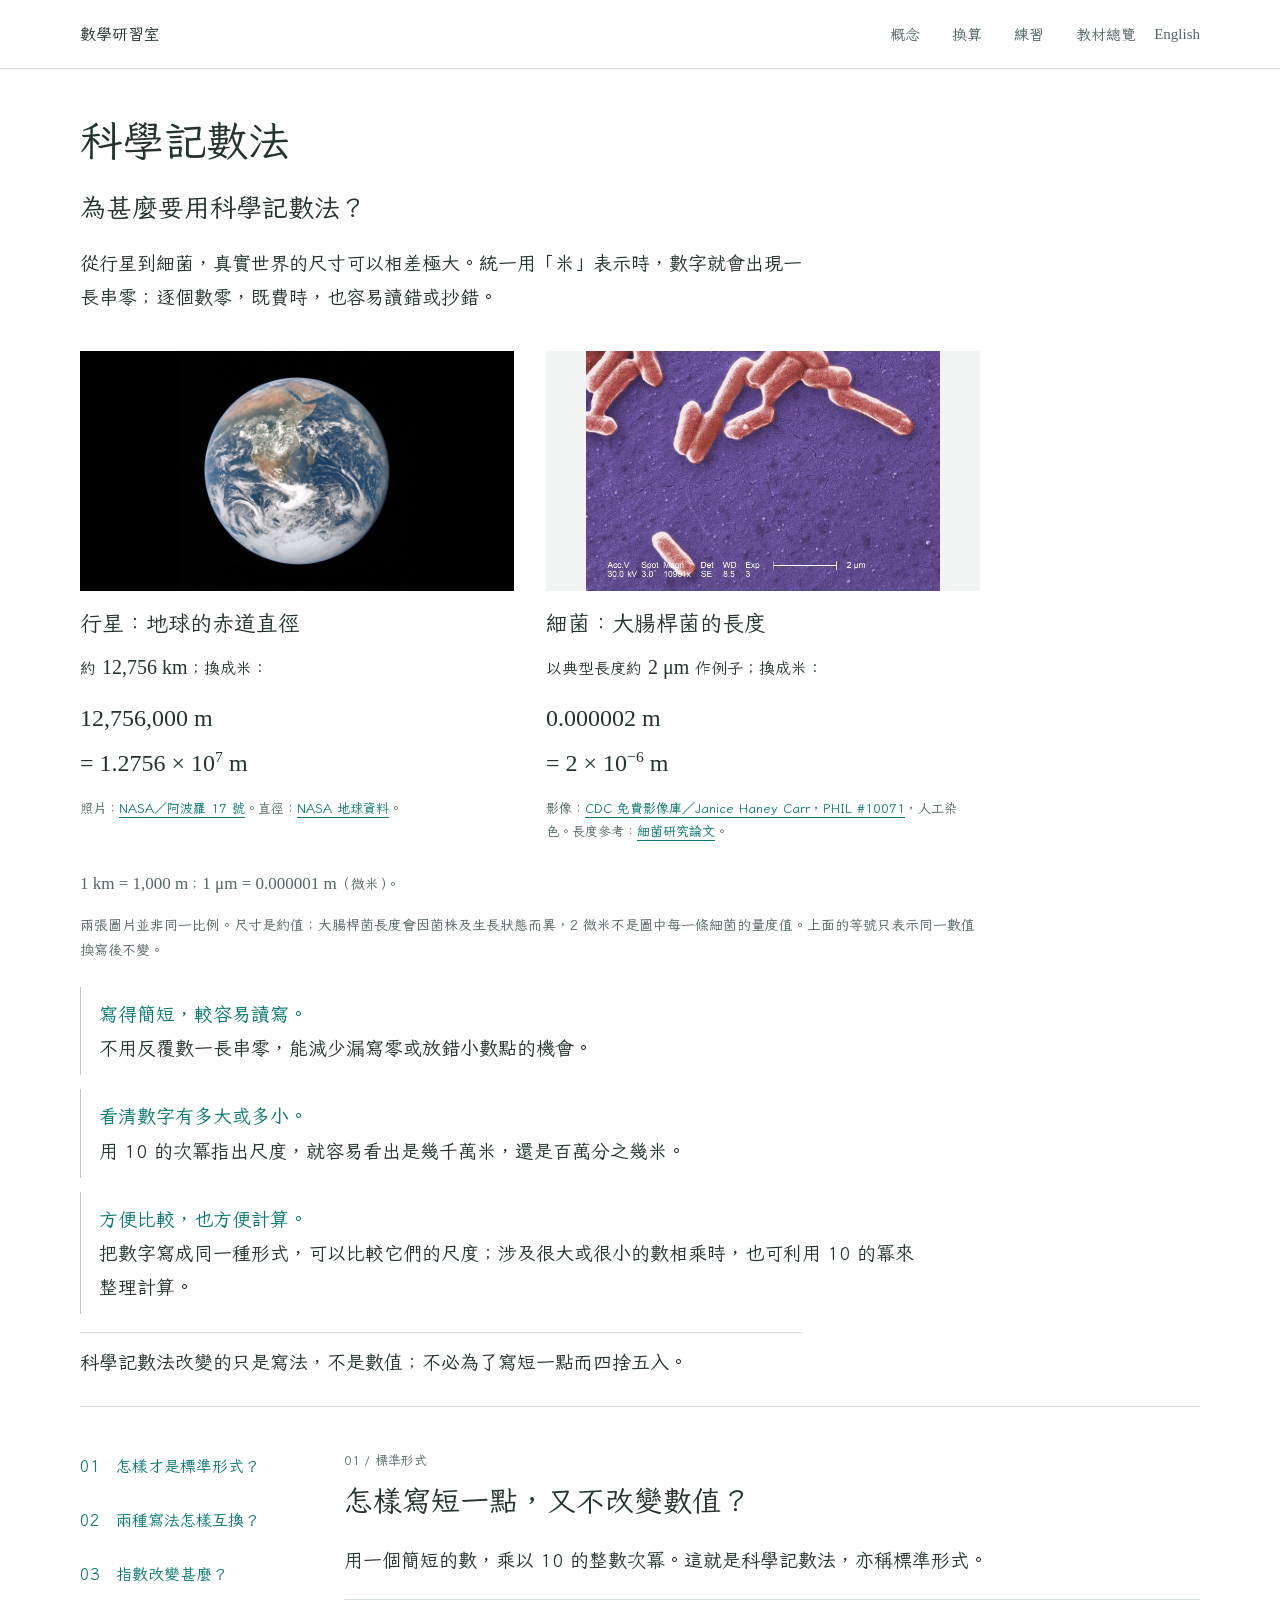
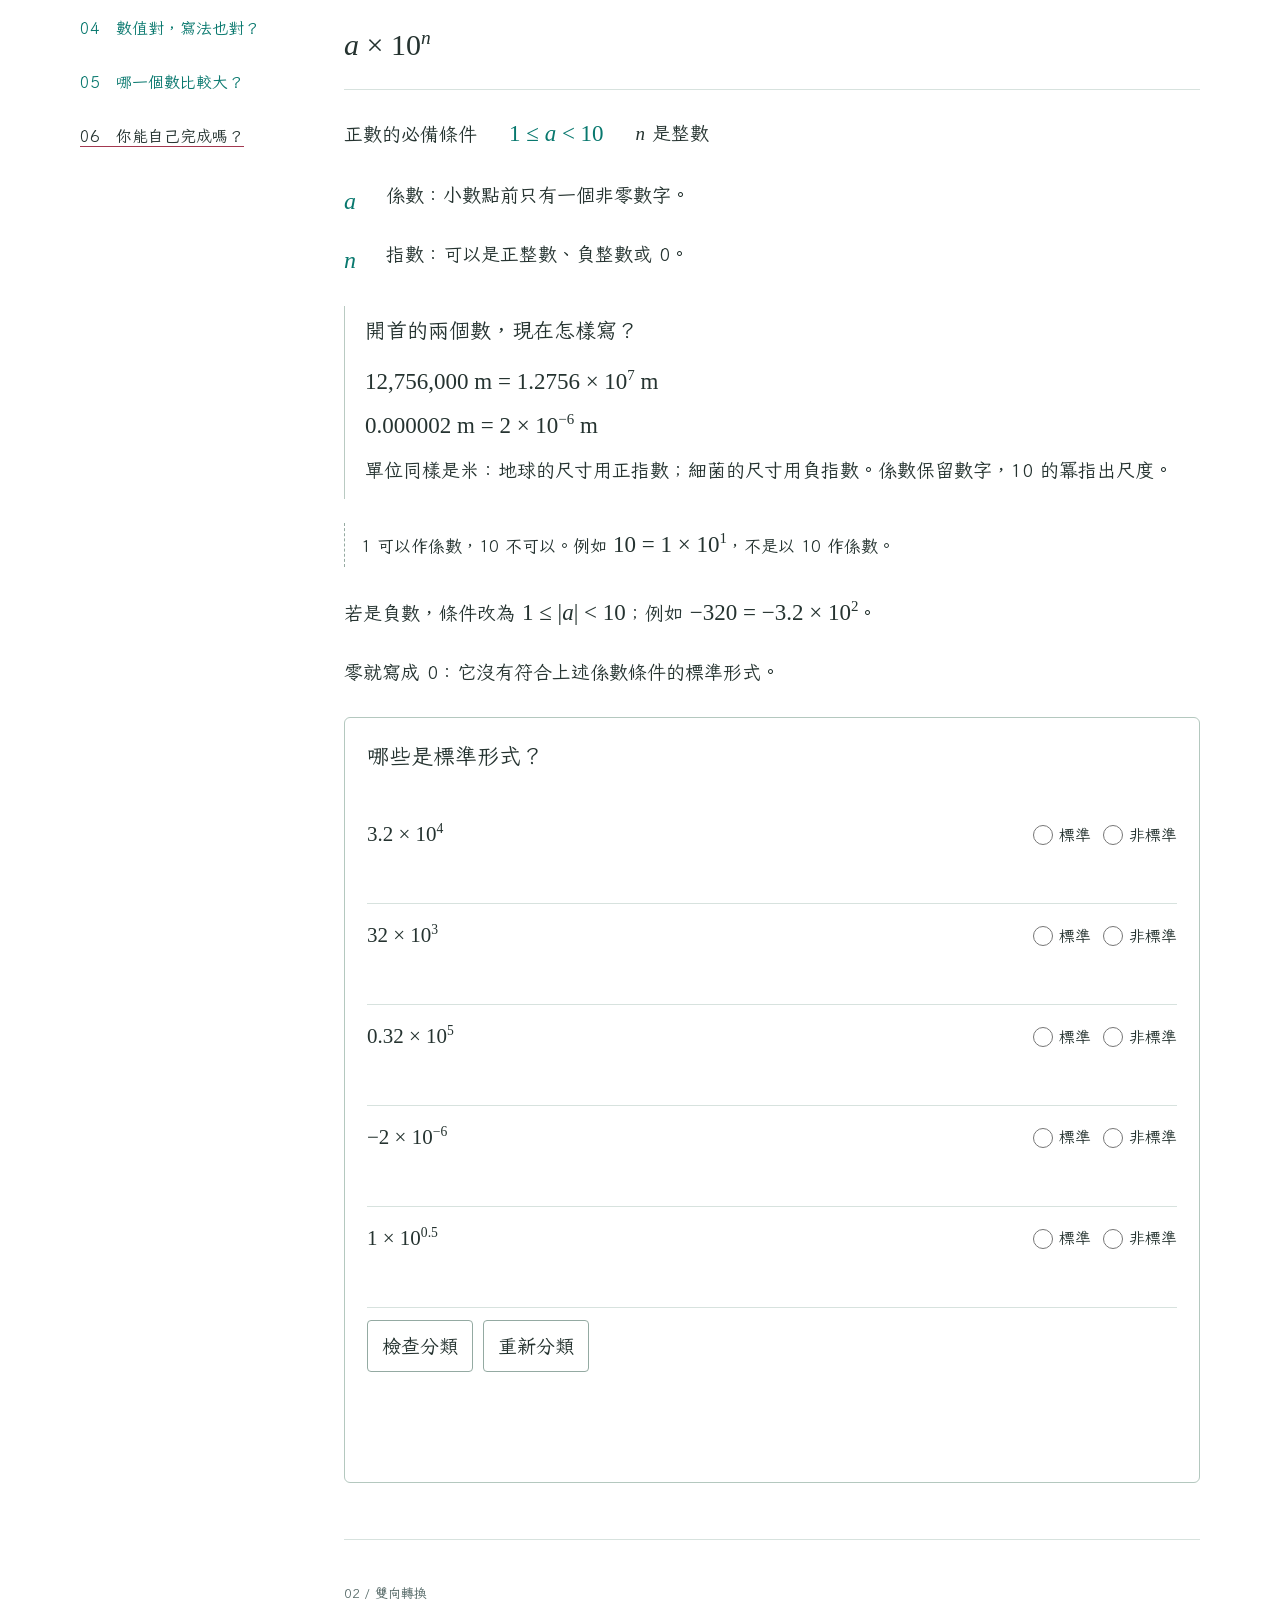
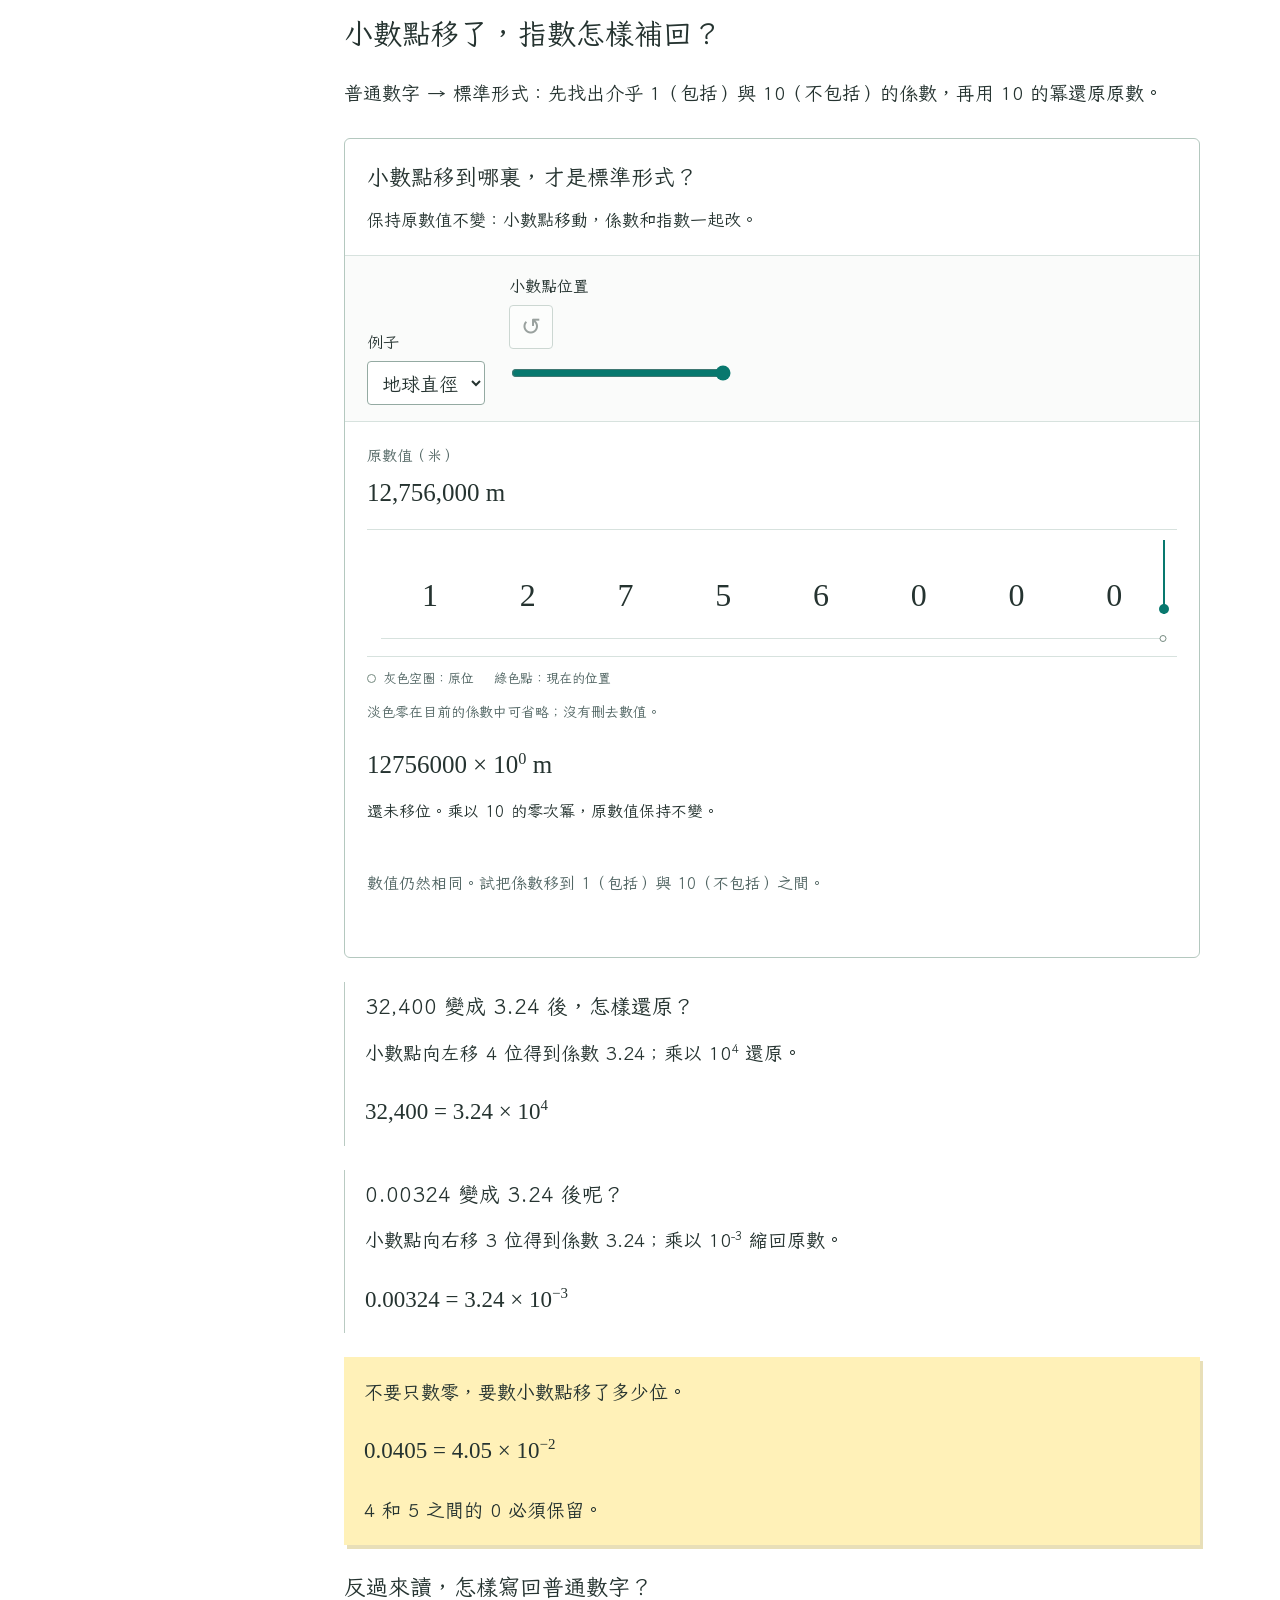
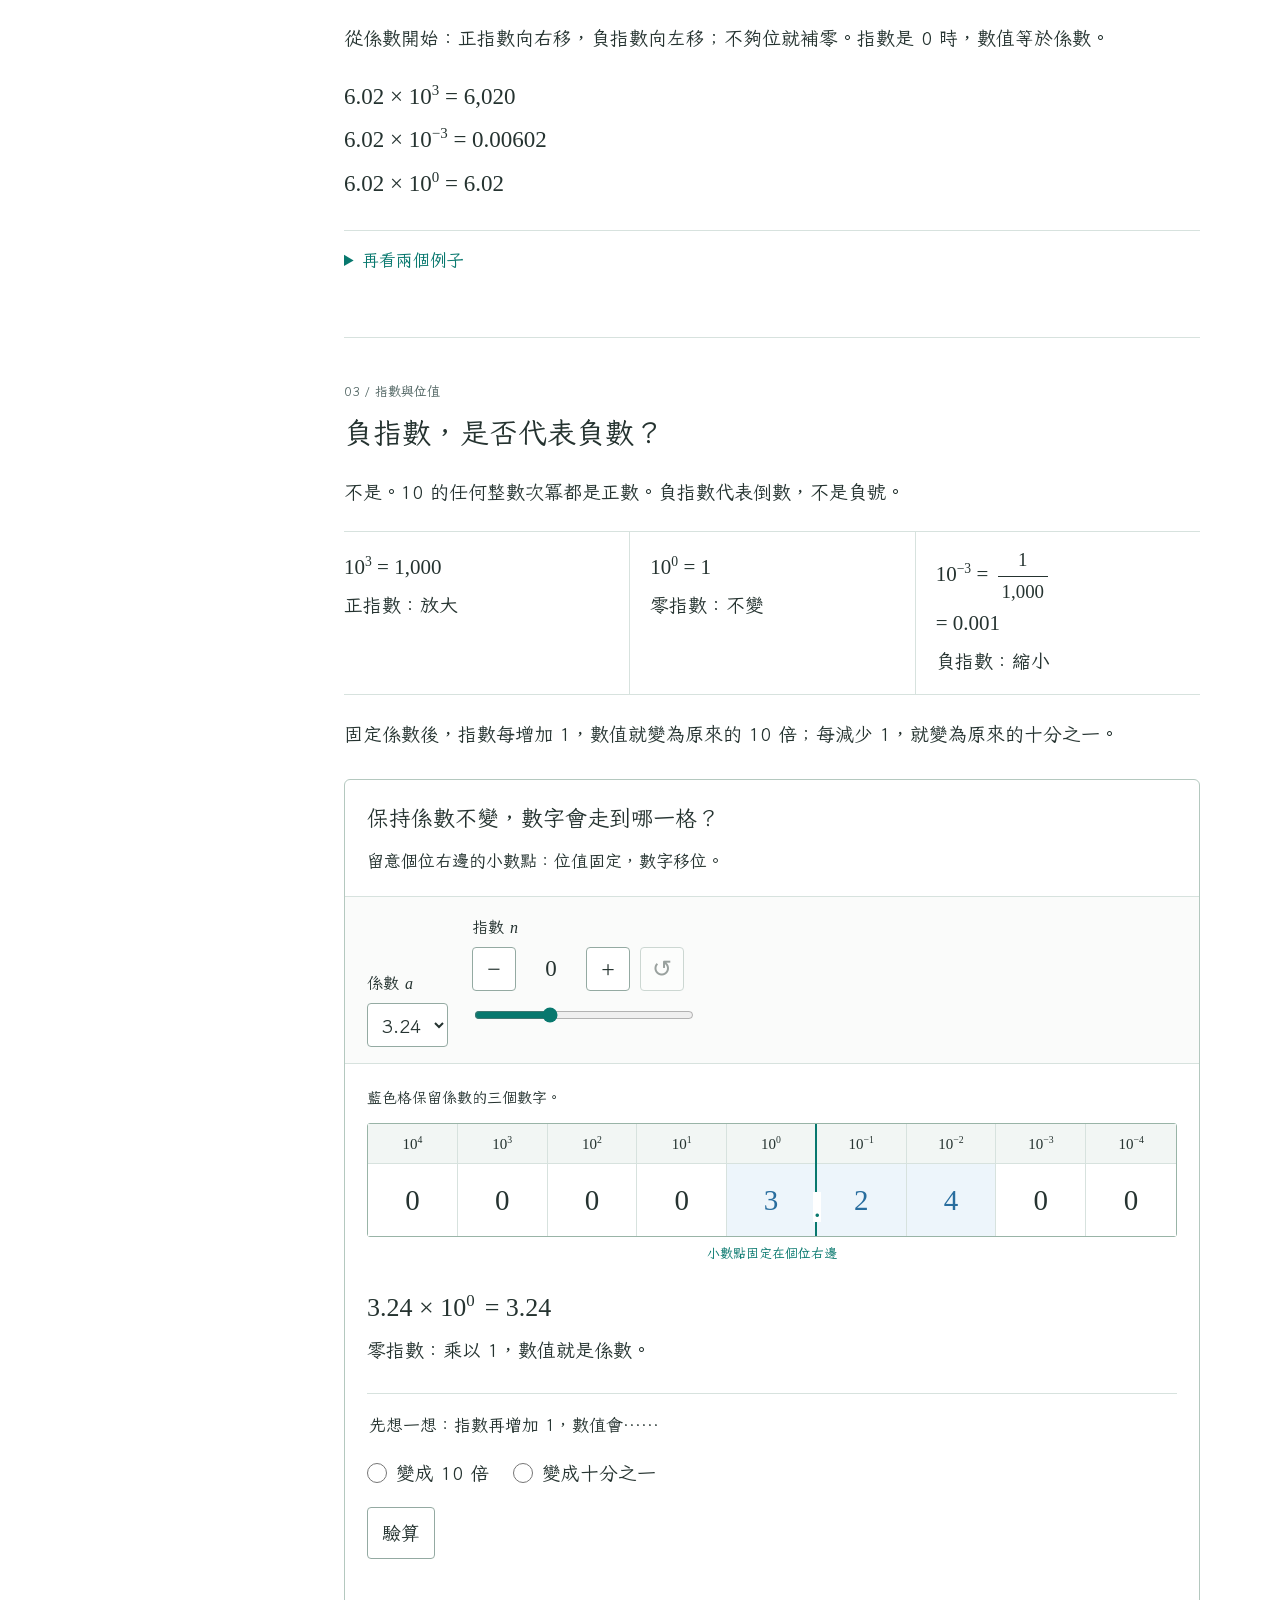
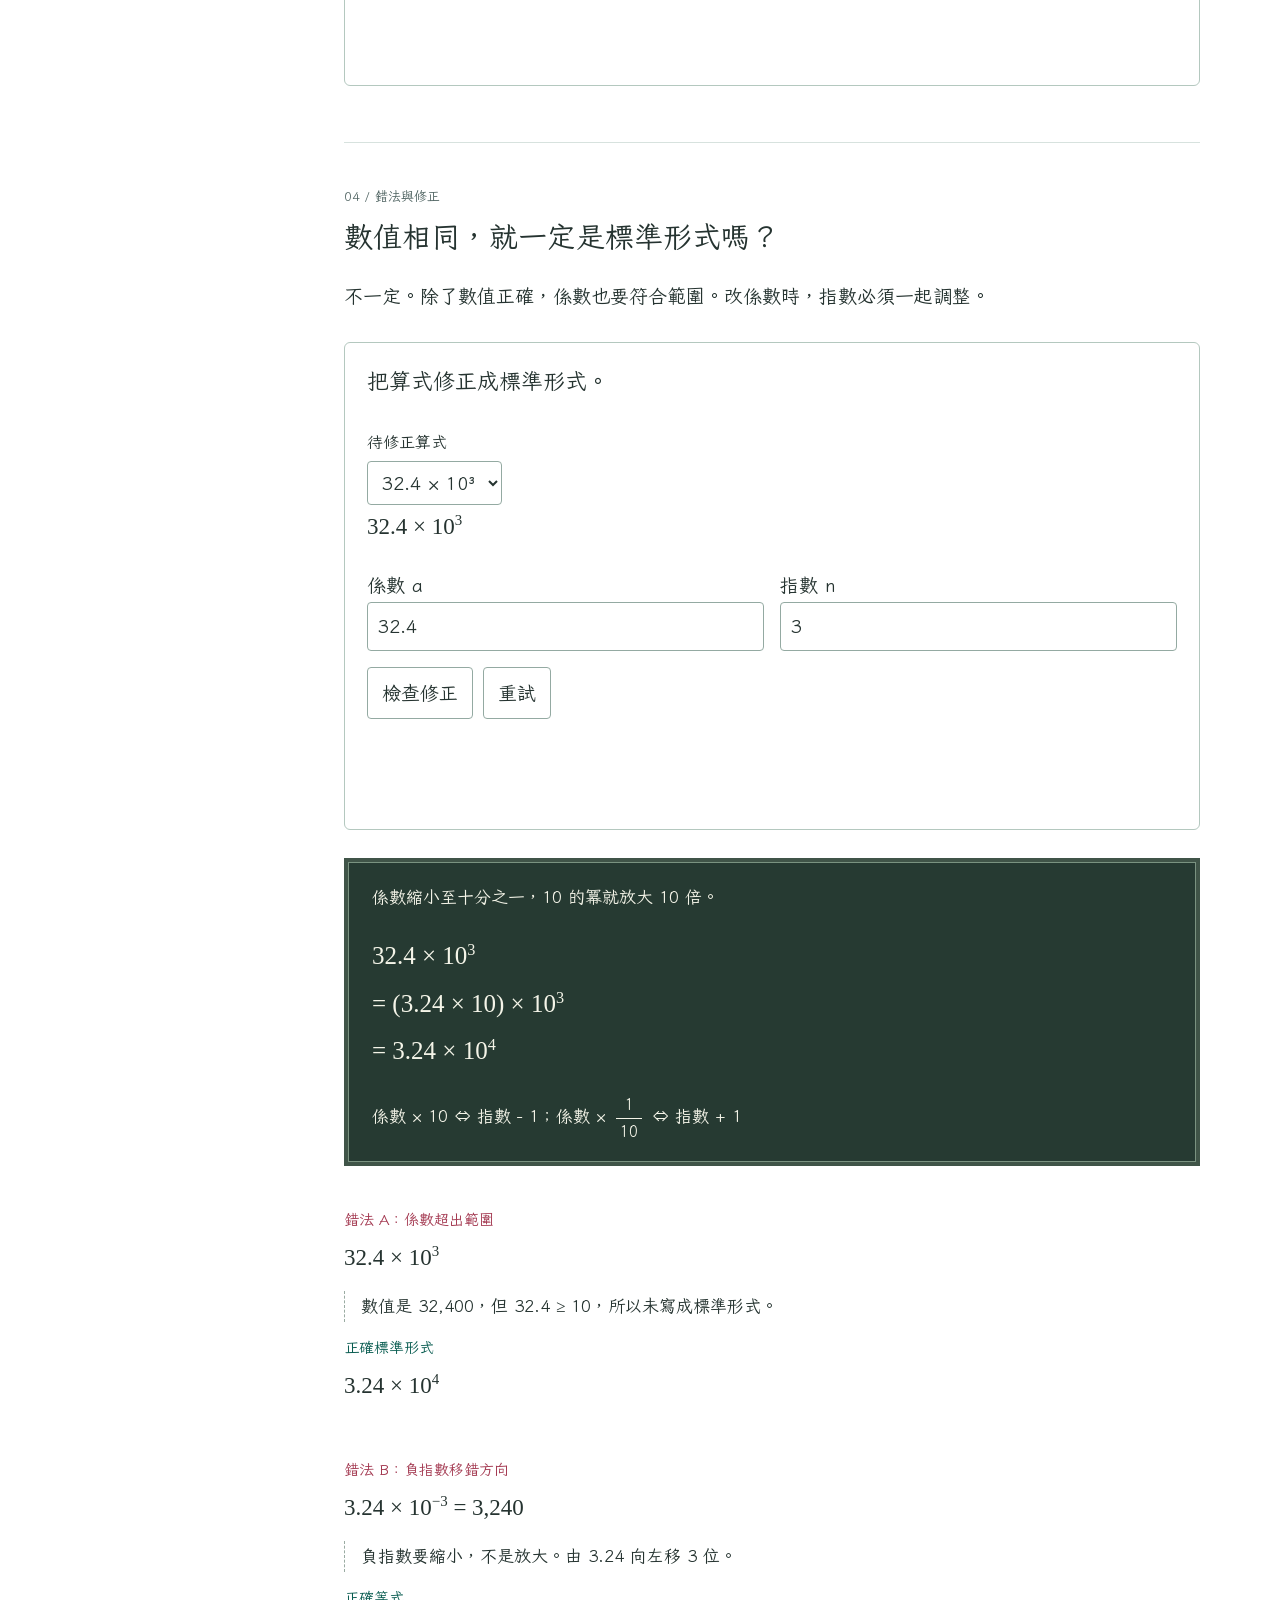
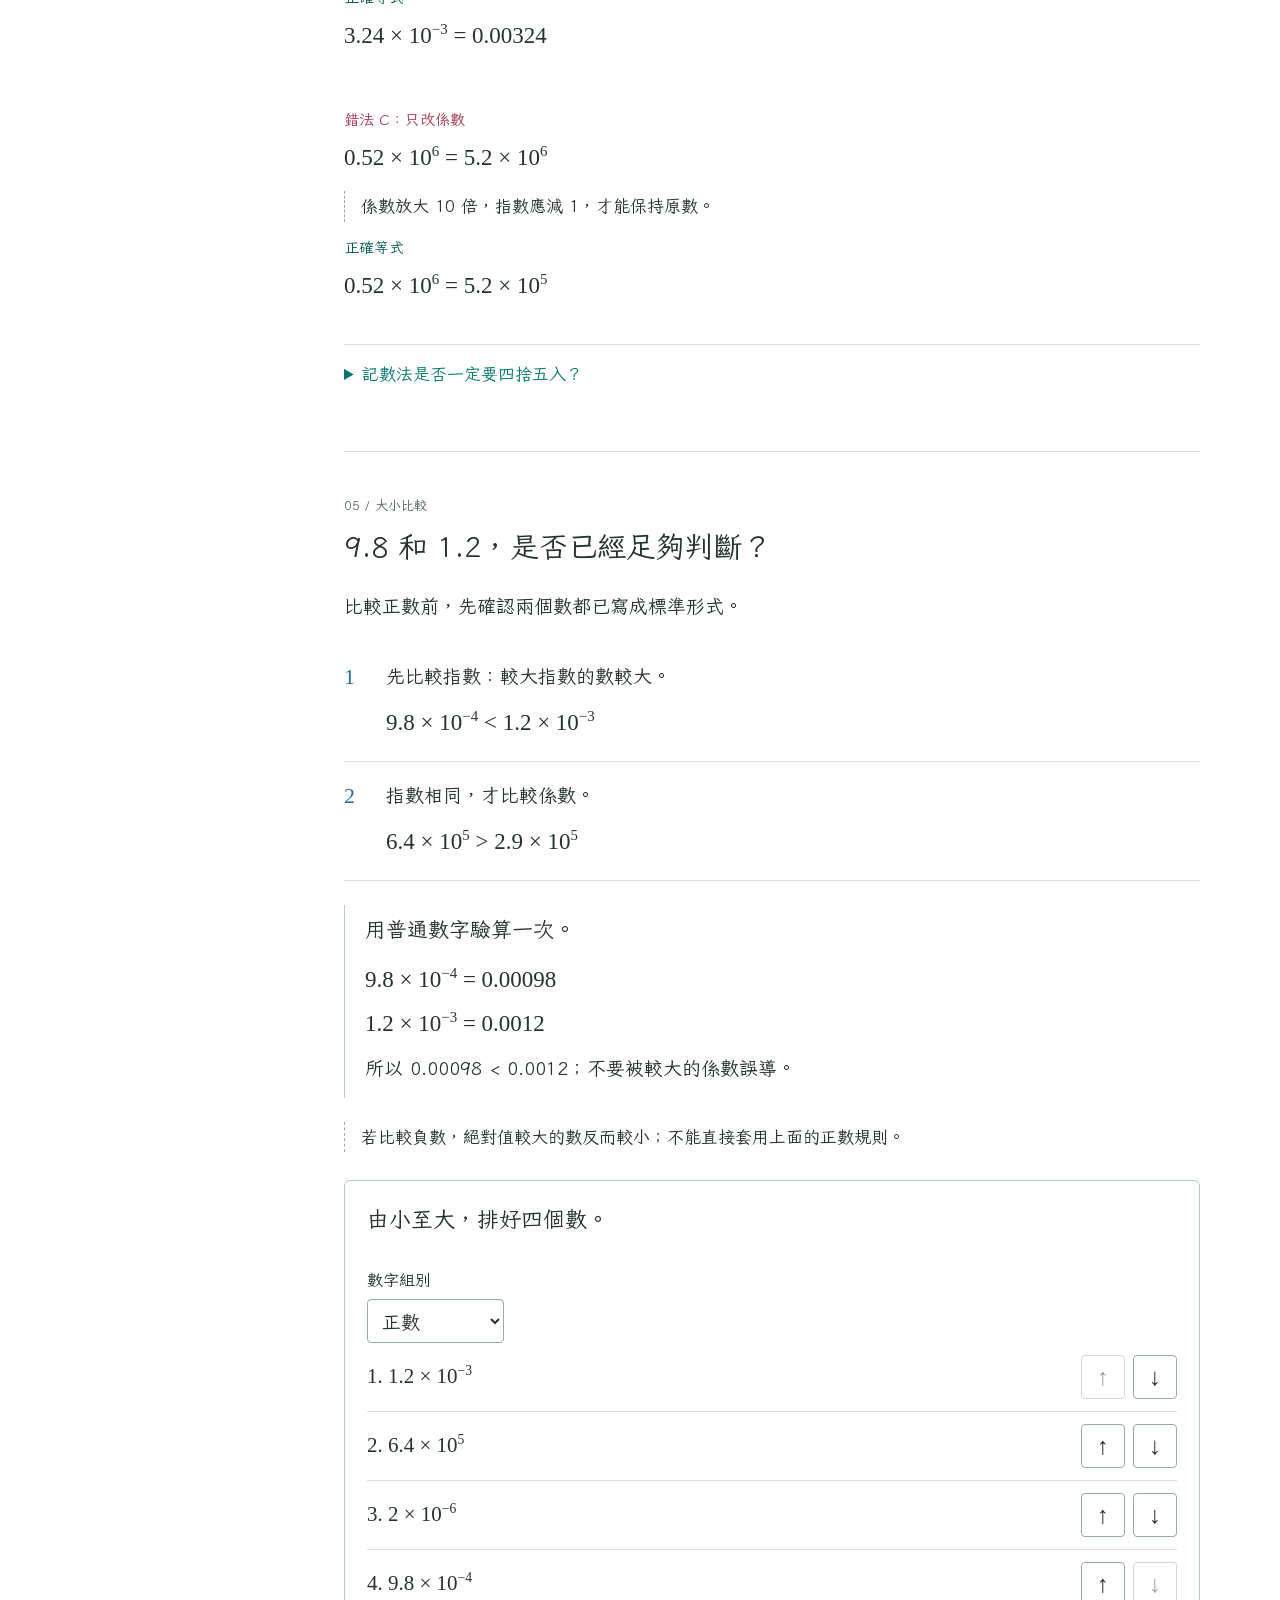
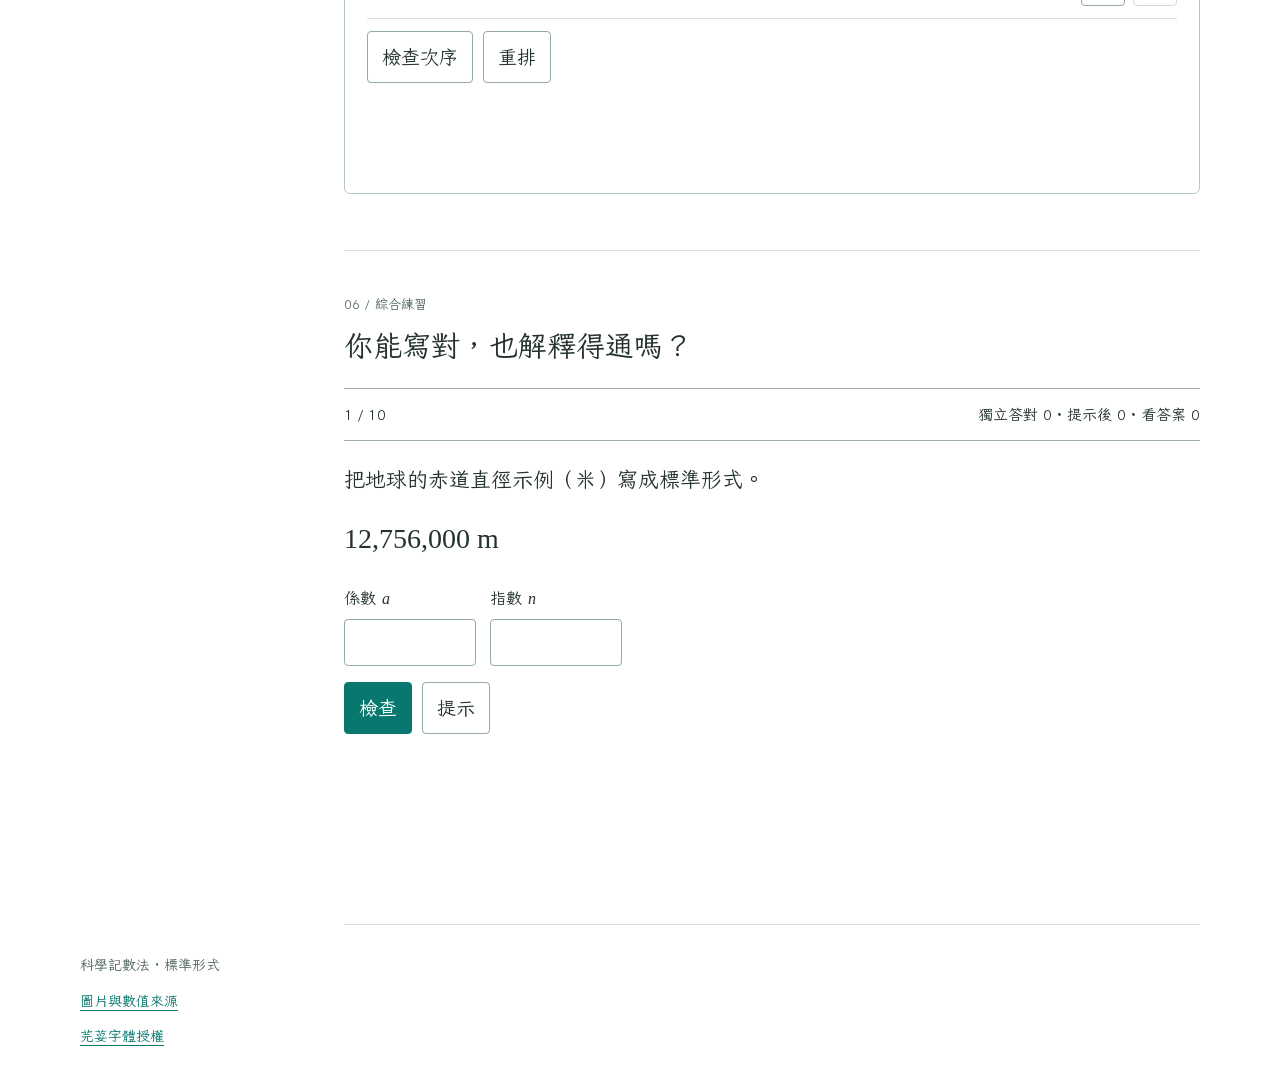
<file: scientific-notation.html>
<!doctype html>
<html lang="zh-Hant">
<head>
  <meta charset="utf-8">
  <meta name="viewport" content="width=device-width, initial-scale=1">
  <meta name="color-scheme" content="light">
  <meta name="description" content="為甚麼要用科學記數法：10 的冪、精確轉換與互動練習。">
  <title>科學記數法 | 標準形式</title>
  <style>
    @font-face{font-family:IansuiLesson;src:url("fonts/Iansui-Scientific.woff2") format("woff2");font-weight:400;font-display:swap}
    :root{--ink:#253330;--muted:#526664;--line:#d7e2de;--teal:#08786e;--blue:#286d9e;--red:#a33850;--hand:IansuiLesson,"Kaiti TC","Songti TC",serif}
    *{box-sizing:border-box;letter-spacing:0}
    html{scroll-behavior:smooth}
    body{margin:0;color:var(--ink);background:#fff;font:19px/1.8 var(--hand);font-synthesis:none}
    [lang=en]{font-family:Georgia,"Times New Roman",serif}
    .en{display:block;color:var(--muted);font-size:15px;line-height:1.65;margin-top:3px}
    h1,h2,h3,h4,p,figure{margin:0}
    h1,h2,h3,h4{font-weight:400}
    h1{font-size:42px;line-height:1.45}
    h1 .en{font-size:28px;color:var(--ink);margin-top:5px}
    h2{font-size:29px;line-height:1.55;margin-bottom:20px}
    h2 .en{font-size:19px}
    h3{font-size:22px;line-height:1.6;margin-bottom:16px}
    h3 .en{font-size:16px}
    p{margin-bottom:20px}
    a{color:var(--teal);text-underline-offset:4px}
    button,input,select{font:inherit;color:inherit}
    button{cursor:pointer;min-height:44px;border:1px solid #94aaa2;border-radius:4px;background:white;padding:8px 14px}
    button:hover:not(:disabled){border-color:var(--teal);background:#eef6f3}
    button:disabled{opacity:.45;cursor:default}
    button.primary{background:var(--teal);color:white;border-color:var(--teal)}
    button.primary:hover:not(:disabled){background:#075e57}
    :focus-visible{outline:3px solid var(--blue);outline-offset:4px}
    input,select{max-width:100%;min-height:44px;background:white;border:1px solid #94aaa2;border-radius:4px;padding:6px 10px}
    input[type=range]{padding:0;border:0;accent-color:var(--teal);width:220px}
    input[type=radio]{min-height:0;width:20px;height:20px;accent-color:var(--teal);flex:none;margin:0}
    label{cursor:pointer}
    .wrap{width:min(820px,calc(100% - 48px));margin:auto}
    .top{border-bottom:1px solid var(--line);background:white}
    .top-inner{min-height:68px;display:flex;justify-content:space-between;align-items:center;gap:18px}
    .top .brand{display:inline-flex;align-items:center;min-height:44px;color:var(--ink);font-size:16px;font-weight:400;text-decoration:none;white-space:nowrap}
    .top nav{display:flex;flex-wrap:wrap;align-items:center;gap:6px 18px}
    .top nav a{display:inline-flex;align-items:center;min-height:44px;min-width:44px;color:var(--muted);font-size:15px;text-decoration:none;white-space:nowrap}
    .top a:hover{color:var(--teal);text-decoration:underline}
    .intro{padding:42px 0 26px;border-bottom:1px solid var(--line)}
    .intro>p{margin:18px 0 0;max-width:38em}
    .intro h2{font-size:26px;margin:16px 0 12px}
    .why-reasons{list-style:none;padding:0;margin:24px 0 0;max-width:44em}
    .why-reasons li{padding:10px 0 10px 18px;border-left:1px solid #b9cac2;margin:14px 0}
    .why-reasons strong{display:block;color:var(--teal);font-weight:400}
    .intro .takeaway{padding-top:12px;border-top:1px solid var(--line)}
    .language-link{font:15px/1.6 Georgia,"Times New Roman",serif;min-height:44px;display:flex;align-items:center}
    .language-link[lang=zh-Hant]{font-family:var(--hand)}
    html[lang=en] body,html[lang=en] .icon .tip{font-family:Georgia,"Times New Roman",serif}
    html[lang=en] .contents a{font-size:15px}
    .opening{display:grid;grid-template-columns:repeat(2,minmax(0,1fr));gap:32px;margin:24px 0 0;padding:12px 0 4px;max-width:900px}
    .real-example{min-width:0}
    .example-photo{display:block;width:100%;height:240px;object-fit:contain;background:#f2f5f3}
    .example-photo.earth{background:#000}
    .image-link{display:block}
    .real-example figcaption{padding-top:14px}
    .real-example h3{font-size:22px;margin-bottom:8px}
    .real-example p{font-size:16px;margin-bottom:10px}
    .real-example .math{font-size:24px}
    .real-example p:not(.math) .math{font-size:20px}
    .real-example .source-credit{font-size:13px;color:var(--muted);line-height:1.75}
    .intro .source-notice{font-size:14px;color:var(--muted);max-width:900px;margin-top:12px}
    .source-notice .math{font-size:17px}
    .contents{display:grid;grid-template-columns:repeat(3,minmax(0,1fr));gap:4px 22px;padding:20px 0;border-bottom:1px solid var(--line)}
    .contents a{padding:7px 0;text-decoration:none;min-height:44px;font-size:16px}
    .contents .en{font-size:13px;margin:0}
    .contents a[aria-current=location]{color:var(--ink);text-decoration:underline;text-decoration-color:var(--red)}
    main>section{padding:44px 0 48px;border-bottom:1px solid var(--line);scroll-margin-top:20px;min-width:0}
    .kicker{font:13px/1.5 Georgia,serif;color:var(--muted);margin-bottom:8px}
    html[lang=zh-Hant] .kicker{font-family:var(--hand)}
    .power-label,.comparison-note{display:block}
    .math{font-family:Georgia,"Times New Roman",serif;font-variant-numeric:tabular-nums;font-size:23px;line-height:1.9}
    var{font-family:Georgia,"Times New Roman",serif;font-style:italic}
    sup{font-size:.65em;line-height:0}
    .eq{display:inline-block;white-space:nowrap;max-width:100%}
    .formula{font-size:30px;padding:16px 0;margin:22px 0;border-block:1px solid var(--line)}
    .rule{display:flex;flex-wrap:wrap;gap:4px 32px;align-items:center;margin:12px 0}
    .rule .math{color:var(--teal)}
    .definitions{display:grid;grid-template-columns:28px minmax(0,1fr);gap:14px;margin:22px 0}
    .definitions dt,.definitions dd{margin:0}
    .definitions dt{font-size:24px;color:var(--teal)}
    .definitions .en{margin-top:0}
    .note{padding-left:16px;border-left:1px dashed #95aaa1;margin:24px 0;font-size:17px}
    .example{padding:8px 0 12px 20px;border-left:1px solid #b9cac2;margin:24px 0}
    .example h3{font-size:21px;margin-bottom:12px}
    .example p:last-child{margin-bottom:0}
    .example .math{margin:6px 0}
    .frac{display:inline-flex;flex-direction:column;vertical-align:middle;text-align:center;font-size:.9em;line-height:1.3;margin:0 4px}
    .frac>span:first-child{padding:0 4px 3px;border-bottom:1px solid currentColor}
    .frac>span:last-child{padding:3px 4px 0}
    .powers{display:grid;grid-template-columns:repeat(3,minmax(0,1fr));border-block:1px solid var(--line);margin:22px 0}
    .powers>div{padding:16px 12px 16px 0;min-width:0}
    .powers>div+div{border-left:1px solid var(--line);padding-left:20px}
    .powers .math{font-size:21px}
    .powers .en{font-size:14px}
    .tool{margin:28px 0 8px;border:1px solid #b4c8bf;border-radius:6px;overflow:hidden}
    .tool-head{padding:20px 22px 0}
    .tool-head h3{margin-bottom:10px}
    .tool-head p{font-size:17px}
    .controls{display:flex;gap:16px 24px;flex-wrap:wrap;align-items:end;padding:16px 22px;border-block:1px solid var(--line);background:#fafbfa}
    .controls>div{min-width:0;max-width:100%}
    .control-label{display:block;font-size:16px;margin-bottom:4px}
    .control-label .en{font-size:13px;margin:0}
    .stepper{display:flex;align-items:center;gap:10px}
    .icon{width:44px;height:44px;display:inline-grid;place-items:center;padding:0;font-family:Georgia,serif;font-size:24px;position:relative}
    .icon .tip{position:absolute;bottom:calc(100% + 8px);background:var(--ink);color:white;font:13px/1.5 var(--hand);padding:5px 8px;min-width:130px;border-radius:3px;z-index:2;display:none;pointer-events:none}
    .icon:hover .tip,.icon:focus-visible .tip{display:block}
    .stepper output{min-width:50px;text-align:center;font:23px Georgia,serif}
    .tool-body{padding:20px 22px}
    .activity-list{list-style:none;padding:0;margin:0}
    .activity-row{display:flex;align-items:center;justify-content:space-between;gap:12px;flex-wrap:wrap;padding:12px 0;border-bottom:1px solid var(--line)}
    .activity-row .math{font-size:21px}
    .activity-options{display:flex;gap:12px;flex-wrap:wrap}
    .activity-options label{display:flex;gap:6px;align-items:center;font-size:16px}
    .activity-note{flex-basis:100%;font-size:15px;min-height:24px;margin:0}
    .repair-fields{display:flex;gap:16px;flex-wrap:wrap;margin:16px 0}
    .repair-fields label{min-width:0;flex:1 1 120px}
    .repair-fields input{width:100%;min-width:0}
    .sorting-controls{display:flex;gap:8px}
    .activity-feedback{min-height:76px;margin:14px 0 0;font-size:17px}
    .grid-caption{font-size:15px;margin:0 0 12px}
    .place-grid{display:grid;grid-template-columns:repeat(9,minmax(0,1fr));height:114px;border:1px solid #99b4a7;border-radius:3px;margin-top:12px;position:relative}
    .place-cell{min-width:0;display:flex;flex-direction:column;align-items:center;border-right:1px solid var(--line);background:white}
    .place-cell:last-child{border-right:0}
    .place-cell .power{display:block;text-align:center;width:100%;height:40px;background:#f2f6f4;font:15px/40px Georgia,serif;border-bottom:1px solid var(--line)}
    .place-cell .digit{display:grid;place-items:center;width:100%;height:72px;font:29px Georgia,serif}
    .place-cell.significant .digit{background:#edf5fb;color:var(--blue)}
    .place-cell.ones{border-right:2px solid var(--teal);position:relative}
    .place-cell.ones::after{content:".";position:absolute;right:-6px;bottom:14px;color:var(--teal);background:white;font:30px/1 Georgia,serif;z-index:1}
    .decimal-key{height:34px;font-size:13px;color:var(--teal);text-align:center;padding-top:5px}
    .readout{min-height:122px;padding:12px 0}
    .readout .math{font-size:26px;display:flex;gap:4px 10px;align-items:baseline;flex-wrap:wrap}
    .readout .en{font-size:14px}
    .decimal-original-label{font-size:15px;color:var(--muted);margin-bottom:0}
    .decimal-original{font-size:25px;margin:0 0 12px}
    .decimal-stage{height:128px;padding-inline:14px;border-block:1px solid var(--line)}
    .decimal-track{position:relative;height:100%;--decimal-position:100%;--decimal-origin:100%;cursor:ew-resize;touch-action:none;user-select:none}
    .decimal-track:focus-visible{outline:2px solid var(--teal);outline-offset:3px}
    .decimal-digits{position:absolute;inset:25px 0 auto;display:grid;grid-template-columns:repeat(8,minmax(0,1fr));height:80px}
    .decimal-digit{display:grid;place-items:center;min-width:0;font:32px/80px Georgia,serif}
    .decimal-digit.omittable{color:#9eaaa5}
    .decimal-rail{position:absolute;top:108px;left:0;right:0;height:1px;background:var(--line)}
    .decimal-marker{position:absolute;top:10px;left:var(--decimal-position);width:0;height:74px;border-left:2px solid var(--teal);transition:left .24s ease}
    .decimal-marker::after{content:"";position:absolute;top:64px;left:-6px;width:10px;height:10px;background:var(--teal);border-radius:50%}
    .decimal-origin{position:absolute;top:105px;left:var(--decimal-origin);width:7px;height:7px;border:1px solid #758a80;border-radius:50%;background:white;transform:translateX(-50%)}
    .decimal-key-row{display:flex;flex-wrap:wrap;gap:4px 20px;margin:10px 0;color:var(--muted);font-size:13px}
    .decimal-key-row span:first-child::before{content:"";display:inline-block;width:7px;height:7px;margin-right:7px;border:1px solid #758a80;border-radius:50%}
    .decimal-caption{font-size:14px;color:var(--muted);margin:0}
    .decimal-readout{padding:16px 0 0;min-height:212px}
    .decimal-readout>.math{font-size:25px;display:flex;gap:0 6px;flex-wrap:wrap}
    .decimal-explanation{font-size:16px;min-height:64px;margin:8px 0}
    .decimal-status{font-size:16px;min-height:60px;margin:8px 0 0}
    .decimal-status .math{font-size:19px}
    .decimal-status[data-state=right]{color:#075b4f}
    .decimal-status[data-state=working]{color:var(--muted)}
    .actions{display:flex;gap:10px;flex-wrap:wrap;align-items:center;margin-top:12px}
    .feedback{min-height:92px;font-size:17px;margin:14px 0 0}
    .feedback>.math{display:block}
    .feedback[data-state=wrong]{color:var(--red)}
    .feedback[data-state=right]{color:#075b4f}
    .prediction{padding:16px 0 0;border-top:1px solid var(--line)}
    .prediction fieldset{border:0;margin:0;padding:0;min-width:0}
    .prediction legend{font-size:17px;margin-bottom:10px}
    .radio-row{display:flex;gap:12px 24px;flex-wrap:wrap}
    .radio-row label{display:flex;align-items:center;gap:9px;min-height:44px}
    .chalkboard{margin:28px 0;padding:20px 24px;background:#263a32;color:#f4f4e8;border:4px solid #405448;box-shadow:inset 0 0 0 1px #7a9280}
    .chalkboard .en{color:#d3e0d3}
    .chalkboard .math{font-size:25px}
    .chalkboard p:last-child{margin-bottom:0}
    .chalkboard .caption{font-size:17px}
    .correction{margin:24px 0;padding:12px 0}
    .correction-label{font-size:15px;color:var(--red);display:block;margin-bottom:3px}
    .correction .comment{border-left:1px dashed #9aaba2;margin:12px 0;padding-left:16px;font-size:17px}
    .right-label{color:#075b4f}
    .sticky{background:#fff1b8;box-shadow:3px 4px 0 #e8dfb8;padding:18px 20px;margin:24px 0}
    .sticky p:last-child{margin-bottom:0}
    details{margin-top:24px;border-top:1px solid var(--line)}
    summary{cursor:pointer;padding:14px 0;color:var(--teal);font-size:17px}
    details>div{padding:12px 0}
    .compare-steps{list-style:none;margin:20px 0;padding:0;counter-reset:step}
    .compare-steps li{padding:16px 0 16px 42px;position:relative;border-bottom:1px solid var(--line)}
    .compare-steps li::before{counter-increment:step;content:counter(step);position:absolute;left:0;top:17px;font:22px/1.5 Georgia,serif;color:var(--blue)}
    .compare-steps .math{display:block;margin-top:8px}
    .quiz{margin-top:20px}
    .quiz-meta{display:flex;gap:16px;justify-content:space-between;flex-wrap:wrap;border-block:1px solid #9bada3;padding:12px 0;font-size:15px}
    .quiz-body{padding-top:22px}
    .quiz-body h3{margin-bottom:16px;font-size:21px}
    .quiz-expression{font-size:28px;min-height:56px}
    .answer-fields{display:flex;gap:14px;align-items:end;flex-wrap:wrap;margin:16px 0}
    .answer-fields label{display:block;font-size:16px}
    .answer-fields input{width:132px;display:block;margin-top:5px;font:22px/1.5 Georgia,serif}
    .answer-fields .wide{width:240px}
    .quiz fieldset{border:0;margin:18px 0;padding:0;min-width:0}
    .choice{display:flex;align-items:center;gap:12px;padding:10px 0;border-bottom:1px solid var(--line);min-height:54px}
    .choice span{min-width:0}
    .quiz .feedback{min-height:116px}
    .solution{padding:16px 0;border-block:1px solid var(--line);margin:18px 0}
    .solution .math{font-size:23px}
    .quiz-end{padding:22px 0}
    footer{padding:28px 0 40px;color:var(--muted);font-size:14px}
    footer p{margin:0 0 10px}
    .sr-only{position:absolute;width:1px;height:1px;overflow:hidden;clip-path:inset(50%);white-space:nowrap}
    [hidden]{display:none!important}
    @media(min-width:1100px){
      .wrap{width:min(1120px,calc(100% - 64px))}
      main.wrap{display:grid;grid-template-columns:200px minmax(0,1fr);column-gap:64px}
      .intro{grid-column:1 / -1}
      .contents{grid-column:1;grid-row:2 / span 6;display:block;position:sticky;top:24px;align-self:start;border:0;padding-top:38px}
      .contents a{display:block;margin-bottom:10px}
      main>section{grid-column:2}
    }
    @media(max-width:600px){
      body{font-size:18px}
      .wrap{width:calc(100% - 32px)}
      .top-inner{flex-direction:column;align-items:flex-start;gap:0;padding-block:8px}
      .top nav{gap:0 16px}
      h1{font-size:32px}h1 .en{font-size:23px}
      h2{font-size:25px}h2 .en{font-size:17px}
      h3{font-size:21px}
      .intro{padding-top:28px}
      .opening{grid-template-columns:1fr;gap:26px;margin-top:16px}
      .example-photo{height:220px}
      .real-example .math{font-size:23px}
      .contents{grid-template-columns:repeat(2,minmax(0,1fr));gap:4px 16px}
      .contents a{font-size:15px}
      main>section{padding:32px 0 36px}
      .formula{font-size:27px}
      .powers{grid-template-columns:1fr}
      .powers>div{padding:12px 0}
      .powers>div+div{border-left:0;border-top:1px solid var(--line);padding-left:0}
      .powers .math{display:inline-block;min-width:125px}
      .tool-head{padding:16px 12px 0}
      .tool-body{padding:16px 12px}
      .controls{padding:14px 12px;gap:12px}
      .place-cell .power{font-size:12px}
      .place-cell .digit{font-size:22px}
      .readout .math{font-size:23px}
      .readout{min-height:146px}
      .decimal-digit{font-size:25px}
      .decimal-readout{min-height:284px}
      .decimal-readout>.math{font-size:22px}
      .decimal-explanation{min-height:108px}
      .decimal-status{min-height:86px}
      .math{font-size:21px}
      .example{padding-left:14px}
      .chalkboard{padding:16px 14px}
      .chalkboard .math{font-size:22px}
      .sticky{padding:16px}
      .quiz-expression{font-size:26px}
      .feedback{min-height:120px}
      .quiz .feedback{min-height:150px}
      .answer-fields{gap:12px}
      .answer-fields input{width:112px}
    }
    @media(prefers-reduced-motion:reduce){html{scroll-behavior:auto}.decimal-marker{transition:none}}
    @media print{
      body{font-size:13px}
      .wrap{width:100%}main.wrap{display:block}
      header,.contents,.tool,.quiz,footer{display:none}
      main>section{padding:20px 0;break-inside:avoid}
      .en{font-size:11px}.math{font-size:17px}
      .chalkboard{background:white;color:black;border:1px solid #777;box-shadow:none}
      .chalkboard .en{color:#444}.sticky{background:white;box-shadow:none;border:1px solid #777}
    }
  </style>
</head>
<body>
<header class="top"><div class="wrap top-inner">
  <a class="brand" href="/index.html">數學研習室</a>
  <nav aria-label="主要導覽">
    <a href="#form">概念</a>
    <a href="#convert">換算</a>
    <a href="#practice">練習</a>
    <a href="/index.html">教材總覽</a>
    <a class="language-link" id="language-link" href="scientific-notation-en.html" lang="en">English</a>
  </nav>
</div></header>
<main class="wrap">
  <div class="intro">
    <h1>科學記數法</h1>
    <h2>為甚麼要用科學記數法？</h2>
    <p>從行星到細菌，真實世界的尺寸可以相差極大。統一用「米」表示時，數字就會出現一長串零；逐個數零，既費時，也容易讀錯或抄錯。</p>
    <div class="opening">
      <figure class="real-example">
        <a class="image-link" href="images/earth-apollo17.jpg" target="_blank" rel="noopener noreferrer" aria-label="查看完整地球照片" title="查看完整照片"><img class="example-photo earth" src="images/earth-apollo17.jpg" width="1024" height="1024" alt="阿波羅 17 號拍攝的地球，顯示非洲、海洋與雲層"></a>
        <figcaption>
          <h3>行星：地球的赤道直徑</h3>
          <p>約 <span class="math eq">12,756 km</span>；換成米：</p>
          <p class="math"><span class="eq">12,756,000 m</span><br>= <span class="eq">1.2756 × 10<sup>7</sup> m</span></p>
          <p class="source-credit">照片：<a href="https://svs.gsfc.nasa.gov/30613/" target="_blank" rel="noopener noreferrer">NASA／阿波羅 17 號</a>。直徑：<a href="https://science.nasa.gov/earth/facts/" target="_blank" rel="noopener noreferrer">NASA 地球資料</a>。</p>
        </figcaption>
      </figure>
      <figure class="real-example">
        <a class="image-link" href="images/ecoli-cdc.jpg" target="_blank" rel="noopener noreferrer" aria-label="查看完整細菌影像及比例尺" title="查看完整影像"><img class="example-photo" src="images/ecoli-cdc.jpg" width="700" height="475" alt="大腸桿菌 O157:H7 的人工染色掃描電鏡影像，帶有 2 微米比例尺"></a>
        <figcaption>
          <h3>細菌：大腸桿菌的長度</h3>
          <p>以典型長度約 <span class="math eq">2 μm</span> 作例子；換成米：</p>
          <p class="math"><span class="eq">0.000002 m</span><br>= <span class="eq">2 × 10<sup>−6</sup> m</span></p>
          <p class="source-credit">影像：<a href="https://phil.cdc.gov/Details.aspx?pid=10071" target="_blank" rel="noopener noreferrer">CDC 免費影像庫／Janice Haney Carr，PHIL #10071</a>，人工染色。長度參考：<a href="https://pmc.ncbi.nlm.nih.gov/articles/PMC4372735/" target="_blank" rel="noopener noreferrer">細菌研究論文</a>。</p>
        </figcaption>
      </figure>
    </div>
    <p class="source-notice"><span class="math eq">1 km = 1,000 m</span>；<span class="math eq">1 μm = 0.000001 m</span>（微米）。</p>
    <p class="source-notice">兩張圖片並非同一比例。尺寸是約值；大腸桿菌長度會因菌株及生長狀態而異，2 微米不是圖中每一條細菌的量度值。上面的等號只表示同一數值換寫後不變。</p>
    <ul class="why-reasons">
      <li><strong>寫得簡短，較容易讀寫。</strong>不用反覆數一長串零，能減少漏寫零或放錯小數點的機會。</li>
      <li><strong>看清數字有多大或多小。</strong>用 10 的次冪指出尺度，就容易看出是幾千萬米，還是百萬分之幾米。</li>
      <li><strong>方便比較，也方便計算。</strong>把數字寫成同一種形式，可以比較它們的尺度；涉及很大或很小的數相乘時，也可利用 10 的冪來整理計算。</li>
    </ul>
    <p class="takeaway">科學記數法改變的只是<strong>寫法</strong>，不是數值；不必為了寫短一點而四捨五入。</p>
  </div>
  <nav class="contents" aria-label="課節">
    <a href="#form">01　怎樣才是標準形式？</a>
    <a href="#convert">02　兩種寫法怎樣互換？</a>
    <a href="#powers">03　指數改變甚麼？</a>
    <a href="#errors">04　數值對，寫法也對？</a>
    <a href="#compare">05　哪一個數比較大？</a>
    <a href="#practice">06　你能自己完成嗎？</a>
  </nav>

  <section id="form">
    <div class="kicker">01 / 標準形式</div>
    <h2>怎樣寫短一點，又不改變數值？</h2>
    <p>用一個簡短的數，乘以 10 的整數次冪。這就是<strong>科學記數法</strong>，亦稱<strong>標準形式</strong>。</p>
    <div class="formula math"><var>a</var> × 10<sup><var>n</var></sup></div>
    <div class="rule"><span>正數的必備條件</span><span class="math">1 ≤ <var>a</var> &lt; 10</span><span><var>n</var> 是整數</span></div>
    <dl class="definitions">
      <dt><var>a</var></dt><dd>係數：小數點前只有一個非零數字。</dd>
      <dt><var>n</var></dt><dd>指數：可以是正整數、負整數或 0。</dd>
    </dl>
    <div class="example">
      <h3>開首的兩個數，現在怎樣寫？</h3>
      <p class="math"><span class="eq">12,756,000 m</span> = <span class="eq">1.2756 × 10<sup>7</sup> m</span><br><span class="eq">0.000002 m</span> = <span class="eq">2 × 10<sup>−6</sup> m</span></p>
      <p>單位同樣是米：地球的尺寸用正指數；細菌的尺寸用負指數。係數保留數字，10 的冪指出尺度。</p>
    </div>
    <aside class="note">1 可以作係數，10 不可以。例如 <span class="math eq">10 = 1 × 10<sup>1</sup></span>，不是以 10 作係數。</aside>
    <p>若是負數，條件改為 <span class="math eq">1 ≤ |<var>a</var>| &lt; 10</span>；例如 <span class="math eq">−320 = −3.2 × 10<sup>2</sup></span>。</p>
    <p>零就寫成 0：它沒有符合上述係數條件的標準形式。</p>
    <div class="tool" id="classify-tool">
      <div class="tool-head"><h3>哪些是標準形式？</h3></div>
      <form class="tool-body" id="classify-form">
        <ul class="activity-list" id="classify-list"></ul>
        <div class="actions"><button type="submit">檢查分類</button><button type="button" id="classify-reset">重新分類</button></div>
        <p class="activity-feedback" id="classify-feedback" aria-live="polite"></p>
      </form>
    </div>
  </section>

  <section id="convert">
    <div class="kicker">02 / 雙向轉換</div>
    <h2>小數點移了，指數怎樣補回？</h2>
    <p>普通數字 → 標準形式：先找出介乎 1（包括）與 10（不包括）的係數，再用 10 的冪還原原數。</p>
    <div class="tool" id="decimal-tool">
      <div class="tool-head">
        <h3>小數點移到哪裏，才是標準形式？</h3>
        <p>保持原數值不變：小數點移動，係數和指數一起改。</p>
      </div>
      <div class="controls">
        <div><label class="control-label" for="decimal-example">例子</label><select id="decimal-example"><option value="earth">地球直徑</option><option value="bacteria">細菌長度</option></select></div>
        <div>
          <label class="control-label" for="decimal-position">小數點位置</label>
          <div class="stepper">
            <button class="icon" id="decimal-reset" aria-label="回到原來的小數點位置" title="回到原位">↺<span class="tip">回到原位</span></button>
          </div>
          <input type="range" id="decimal-position" min="0" max="8" step="1" value="8" aria-label="小數點位置">
        </div>
      </div>
      <div class="tool-body">
        <p class="decimal-original-label">原數值（米）</p>
        <div class="math decimal-original" id="decimal-original"></div>
        <div class="decimal-stage">
          <div class="decimal-track" id="decimal-track" role="slider" tabindex="0" aria-label="小數點位置" aria-valuemin="0" aria-valuemax="8" aria-valuenow="8">
            <div class="decimal-digits" id="decimal-digits" aria-hidden="true"></div>
            <div class="decimal-rail" aria-hidden="true"></div>
            <div class="decimal-origin" aria-hidden="true"></div>
            <div class="decimal-marker" id="decimal-marker" aria-hidden="true"></div>
          </div>
        </div>
        <div class="decimal-key-row"><span>灰色空圈：原位</span><span>綠色點：現在的位置</span></div>
        <p class="decimal-caption">淡色零在目前的係數中可省略；沒有刪去數值。</p>
        <div class="decimal-readout" aria-live="polite" aria-atomic="true">
          <div class="math" id="decimal-equation"></div>
          <p class="decimal-explanation" id="decimal-explanation"></p>
          <p class="decimal-status" id="decimal-status"></p>
        </div>
      </div>
    </div>
    <div class="example">
      <h3>32,400 變成 3.24 後，怎樣還原？</h3>
      <p>小數點向左移 4 位得到係數 3.24；乘以 10<sup>4</sup> 還原。</p>
      <p class="math"><span class="eq">32,400</span> = <span class="eq">3.24 × 10<sup>4</sup></span></p>
    </div>
    <div class="example">
      <h3>0.00324 變成 3.24 後呢？</h3>
      <p>小數點向右移 3 位得到係數 3.24；乘以 10<sup>−3</sup> 縮回原數。</p>
      <p class="math"><span class="eq">0.00324</span> = <span class="eq">3.24 × 10<sup>−3</sup></span></p>
    </div>
    <aside class="sticky">
      <p>不要只數零，要數小數點移了多少位。</p>
      <p class="math"><span class="eq">0.0405</span> = <span class="eq">4.05 × 10<sup>−2</sup></span></p>
      <p>4 和 5 之間的 0 必須保留。</p>
    </aside>
    <h3>反過來讀，怎樣寫回普通數字？</h3>
    <p>從係數開始：正指數向右移，負指數向左移；不夠位就補零。指數是 0 時，數值等於係數。</p>
    <p class="math"><span class="eq">6.02 × 10<sup>3</sup></span> = 6,020<br><span class="eq">6.02 × 10<sup>−3</sup></span> = 0.00602<br><span class="eq">6.02 × 10<sup>0</sup></span> = 6.02</p>
    <details><summary>再看兩個例子 </summary><div>
      <p class="math">1,000 = 1 × 10<sup>3</sup><br>0.00009 = 9 × 10<sup>−5</sup></p>
      <p>原數 ≥ 10：正指數；原數在 1 至 10 之間（不包括 10）：零指數；原數在 0 與 1 之間：負指數。</p>
    </div></details>
  </section>

  <section id="powers">
    <div class="kicker">03 / 指數與位值</div>
    <h2>負指數，是否代表負數？</h2>
    <p>不是。10 的任何整數次冪都是正數。負指數代表倒數，不是負號。</p>
    <div class="powers">
      <div><span class="math eq">10<sup>3</sup> = 1,000</span><span class="power-label">正指數：放大</span></div>
      <div><span class="math eq">10<sup>0</sup> = 1</span><span class="power-label">零指數：不變</span></div>
      <div><span class="math eq">10<sup>−3</sup> = <span class="frac"><span>1</span><span>1,000</span></span></span><br><span class="math">= 0.001</span><span class="power-label">負指數：縮小</span></div>
    </div>
    <p>固定係數後，指數每增加 1，數值就變為原來的 10 倍；每減少 1，就變為原來的十分之一。</p>
    <div class="tool" id="place-tool">
      <div class="tool-head">
        <h3>保持係數不變，數字會走到哪一格？</h3>
        <p>留意個位右邊的小數點：位值固定，數字移位。</p>
      </div>
      <div class="controls">
        <div><label class="control-label" for="coefficient">係數 <var>a</var></label><select id="coefficient"><option value="324">3.24</option><option value="705">7.05</option><option value="108">1.08</option></select></div>
        <div><label class="control-label" for="exponent">指數 <var>n</var></label><div class="stepper"><button class="icon" id="exponent-down" aria-label="指數減少 1" title="指數減少 1">−<span class="tip">指數減少 1</span></button><output id="exponent-output" for="exponent">0</output><button class="icon" id="exponent-up" aria-label="指數增加 1" title="指數增加 1">+<span class="tip">指數增加 1</span></button><button class="icon" id="exponent-reset" aria-label="回到指數 0" title="回到指數 0">↺<span class="tip">回到指數 0</span></button></div><input type="range" id="exponent" min="-2" max="4" step="1" value="0" aria-label="指數"></div>
      </div>
      <div class="tool-body">
        <figure>
          <figcaption class="grid-caption">藍色格保留係數的三個數字。</figcaption>
          <div class="place-grid" id="place-grid" aria-label="位值格"></div>
          <div class="decimal-key">小數點固定在個位右邊 </div>
        </figure>
        <div class="readout" aria-live="polite" aria-atomic="true"><div class="math" id="place-equation"></div><div id="place-description"></div></div>
        <div class="prediction">
          <fieldset><legend>先想一想：指數再增加 1，數值會……</legend><div class="radio-row"><label><input type="radio" name="prediction" value="larger"><span>變成 10 倍</span></label><label><input type="radio" name="prediction" value="smaller"><span>變成十分之一</span></label></div></fieldset>
          <div class="actions"><button id="prediction-check">驗算 </button></div>
          <p class="feedback" id="prediction-feedback" aria-live="polite"></p>
        </div>
      </div>
    </div>
  </section>

  <section id="errors">
    <div class="kicker">04 / 錯法與修正</div>
    <h2>數值相同，就一定是標準形式嗎？</h2>
    <p>不一定。除了數值正確，係數也要符合範圍。改係數時，指數必須一起調整。</p>
    <div class="tool" id="repair-tool">
      <div class="tool-head"><h3>把算式修正成標準形式。</h3></div>
      <form class="tool-body" id="repair-form" novalidate>
        <label class="control-label" for="repair-example">待修正算式</label>
        <select id="repair-example"><option value="0">32.4 × 10³</option><option value="1">0.52 × 10⁶</option><option value="2">−45 × 10⁻³</option></select>
        <p class="math" id="repair-original"></p>
        <div class="repair-fields">
          <label for="repair-a"><span>係數 a</span><input id="repair-a" type="text" inputmode="decimal" autocomplete="off"></label>
          <label for="repair-n"><span>指數 n</span><input id="repair-n" type="text" inputmode="text" autocomplete="off"></label>
        </div>
        <div class="actions"><button type="submit">檢查修正</button><button type="button" id="repair-reset">重試</button></div>
        <p class="activity-feedback" id="repair-feedback" aria-live="polite"></p>
      </form>
    </div>
    <div class="chalkboard">
      <p class="caption">係數縮小至十分之一，10 的冪就放大 10 倍。</p>
      <p class="math"><span class="eq">32.4 × 10<sup>3</sup></span><br>= <span class="eq">(3.24 × 10) × 10<sup>3</sup></span><br>= <span class="eq">3.24 × 10<sup>4</sup></span></p>
      <p class="caption">係數 × 10 ⇔ 指數 − 1；係數 × <span class="frac"><span>1</span><span>10</span></span> ⇔ 指數 + 1</p>
    </div>
    <div class="correction">
      <span class="correction-label">錯法 A：係數超出範圍 </span>
      <div class="math">32.4 × 10<sup>3</sup></div>
      <p class="comment">數值是 32,400，但 32.4 ≥ 10，所以未寫成標準形式。</p>
      <span class="correction-label right-label">正確標準形式 </span><div class="math">3.24 × 10<sup>4</sup></div>
    </div>
    <div class="correction">
      <span class="correction-label">錯法 B：負指數移錯方向 </span>
      <div class="math"><span class="eq">3.24 × 10<sup>−3</sup></span> = 3,240</div>
      <p class="comment">負指數要縮小，不是放大。由 3.24 向左移 3 位。</p>
      <span class="correction-label right-label">正確等式 </span><div class="math"><span class="eq">3.24 × 10<sup>−3</sup></span> = 0.00324</div>
    </div>
    <div class="correction">
      <span class="correction-label">錯法 C：只改係數 </span>
      <div class="math"><span class="eq">0.52 × 10<sup>6</sup></span> = <span class="eq">5.2 × 10<sup>6</sup></span></div>
      <p class="comment">係數放大 10 倍，指數應減 1，才能保持原數。</p>
      <span class="correction-label right-label">正確等式 </span><div class="math"><span class="eq">0.52 × 10<sup>6</sup></span> = <span class="eq">5.2 × 10<sup>5</sup></span></div>
    </div>
    <details><summary>記數法是否一定要四捨五入？ </summary><div>
      <p>不必。科學記數法只改寫法，不要求近似值或指定有效數字。</p>
      <p class="math"><span class="eq">12,345 = 1.2345 × 10<sup>4</sup></span></p>
      <p>這是精確的等式；若題目另要求取三位有效數字，才寫成近似值 <span class="math eq">1.23 × 10<sup>4</sup></span>。</p>
    </div></details>
  </section>

  <section id="compare">
    <div class="kicker">05 / 大小比較</div>
    <h2>9.8 和 1.2，是否已經足夠判斷？</h2>
    <p>比較<strong>正數</strong>前，先確認兩個數都已寫成標準形式。</p>
    <ol class="compare-steps">
      <li>先比較指數：較大指數的數較大。<span class="math"><span class="eq">9.8 × 10<sup>−4</sup></span> &lt; <span class="eq">1.2 × 10<sup>−3</sup></span></span></li>
      <li>指數相同，才比較係數。<span class="math"><span class="eq">6.4 × 10<sup>5</sup></span> &gt; <span class="eq">2.9 × 10<sup>5</sup></span></span></li>
    </ol>
    <div class="example">
      <h3>用普通數字驗算一次。</h3>
      <p class="math"><span class="eq">9.8 × 10<sup>−4</sup></span> = 0.00098<br><span class="eq">1.2 × 10<sup>−3</sup></span> = 0.0012</p>
      <p>所以 0.00098 &lt; 0.0012；不要被較大的係數誤導。</p>
    </div>
    <aside class="note">若比較負數，絕對值較大的數反而較小；不能直接套用上面的正數規則。</aside>
    <div class="tool" id="sorting-tool">
      <div class="tool-head"><h3>由小至大，排好四個數。</h3></div>
      <div class="tool-body">
        <label class="control-label" for="sorting-set">數字組別</label>
        <select id="sorting-set"><option value="0">正數</option><option value="1">正數與負數</option></select>
        <ol class="activity-list" id="sorting-list"></ol>
        <div class="actions"><button id="sorting-check">檢查次序</button><button id="sorting-reset">重排</button></div>
        <p class="activity-feedback" id="sorting-feedback" aria-live="polite"></p>
      </div>
    </div>
  </section>

  <section id="practice">
    <div class="kicker">06 / 綜合練習</div>
    <h2>你能寫對，也解釋得通嗎？</h2>
    <div class="quiz" id="quiz">
      <div class="quiz-meta"><span id="quiz-progress"></span><span id="quiz-score"></span></div>
      <div class="quiz-body" id="quiz-body">
        <h3 id="quiz-question"></h3>
        <div class="math quiz-expression" id="quiz-expression"></div>
        <form id="quiz-form" novalidate>
          <div id="quiz-inputs"></div>
          <div class="actions"><button type="submit" class="primary" id="quiz-check">檢查 </button><button type="button" id="quiz-hint">提示 </button><button type="button" id="quiz-reveal" hidden>看答案 </button></div>
        </form>
        <div class="feedback" id="quiz-feedback" aria-live="polite" aria-atomic="true"></div>
        <div class="solution" id="quiz-solution" hidden></div>
        <div class="actions"><button id="quiz-next" hidden>下一題 </button></div>
      </div>
      <div class="quiz-end" id="quiz-end" hidden aria-live="polite"></div>
    </div>
    <noscript><p>互動練習需要 JavaScript；上面的規則和例題仍可閱讀。</p></noscript>
  </section>
</main>
<footer class="wrap"><p>科學記數法 · 標準形式 </p><p><a href="images/credits.md">圖片與數值來源 </a></p><a href="fonts/OFL.txt">芫荽字體授權 </a></footer>
<script>
  'use strict';
  const $ = id => document.getElementById(id);
  const english = document.documentElement.lang === 'en';
  const pair = (zh,en) => english ? en : zh;
  const expText = n => String(n).replace('-', '−');
  const powerHTML = n => `10<sup>${expText(n)}</sup>`;
  const sciHTML = (a,n) => `${String(a).replace('-', '−')} × ${powerHTML(n)}`;

  const classifications = [
    {a:3.2,n:4,valid:true,reason:()=>pair('係數介乎 1 與 10，指數是整數。','The coefficient is from 1 to less than 10; the exponent is an integer.')},
    {a:32,n:3,valid:false,reason:()=>pair('係數 32 太大。','The coefficient 32 is too large.')},
    {a:0.32,n:5,valid:false,reason:()=>pair('係數 0.32 小於 1。','The coefficient 0.32 is less than 1.')},
    {a:-2,n:-6,valid:true,reason:()=>pair('負號可以保留；係數的絕對值是 2。','The negative sign is allowed; the absolute coefficient is 2.')},
    {a:1,n:0.5,valid:false,reason:()=>pair('指數 0.5 不是整數。','The exponent 0.5 is not an integer.')}
  ];
  function renderClassifications(){
    $('classify-list').innerHTML=classifications.map((item,i)=>`<li class="activity-row">
      <span class="math" id="classify-expression-${i}">${sciHTML(item.a,item.n)}</span>
      <div class="activity-options" role="group" aria-labelledby="classify-expression-${i}">
        <label><input type="radio" name="category-${i}" value="yes">${pair('標準','Standard')}</label>
        <label><input type="radio" name="category-${i}" value="no">${pair('非標準','Not standard')}</label>
      </div><p class="activity-note" id="category-note-${i}"></p></li>`).join('');
    $('classify-feedback').textContent='';
  }
  $('classify-form').addEventListener('submit',event=>{
    event.preventDefault();
    let correct=0;
    classifications.forEach((item,i)=>{
      const answer=document.querySelector(`input[name="category-${i}"]:checked`);
      const right=answer && (answer.value==='yes')===item.valid;
      if(right)correct++;
      $(`category-note-${i}`).textContent=answer
        ? (right?pair('正確。','Correct.'):pair('再想一想。','Try again.'))+' '+item.reason()
        : pair('請先分類這個算式。','Choose a category for this expression.');
    });
    $('classify-feedback').textContent=pair(`答對 ${correct} / 5 個。`,`${correct} / 5 correct.`);
  });
  $('classify-reset').addEventListener('click',renderClassifications);
  $('classify-list').addEventListener('change',event=>{
    const index=event.target.name.split('-')[1];
    $(`category-note-${index}`).textContent='';
    $('classify-feedback').textContent='';
  });
  renderClassifications();

  const repairExamples=[{a:'32.4',n:3,answerA:'3.24',answerN:4},{a:'0.52',n:6,answerA:'5.2',answerN:5},{a:'-45',n:-3,answerA:'-4.5',answerN:-2}];
  function resetRepair(){
    const item=repairExamples[Number($('repair-example').value)];
    $('repair-original').innerHTML=sciHTML(item.a,item.n);
    $('repair-a').value=item.a;
    $('repair-n').value=item.n;
    $('repair-feedback').textContent='';
  }
  $('repair-example').addEventListener('change',resetRepair);
  $('repair-reset').addEventListener('click',resetRepair);
  for(const id of ['repair-a','repair-n']){
    $(id).addEventListener('input',()=>{$('repair-feedback').textContent='';});
  }
  $('repair-form').addEventListener('submit',event=>{
    event.preventDefault();
    const a=canonical($('repair-a').value);
    const n=$('repair-n').value.trim().replaceAll('−','-');
    const feedback=$('repair-feedback');
    if(a===null||!Number.isFinite(Number(a))||!/^[+-]?\d+$/.test(n)||Math.abs(Number(n))>100){
      feedback.textContent=pair('請填入有限的係數及整數指數（−100 至 100）。','Enter a finite coefficient and an integer exponent from −100 to 100.');
      return;
    }
    const item=repairExamples[Number($('repair-example').value)];
    const same=shiftDecimal(a,Number(n))===shiftDecimal(item.a,item.n);
    const standard=Math.abs(Number(a))>=1&&Math.abs(Number(a))<10;
    feedback.textContent=same&&standard
      ? pair('正確！數值不變，係數亦符合標準形式。','Correct! The value is unchanged and the coefficient is in standard form.')
      : same
        ? pair('數值相同，但係數的絕對值仍須介乎 1（包括）與 10（不包括）。','The value matches, but the absolute coefficient must be from 1 inclusive to 10 exclusive.')
        : pair('數值改變了。係數放大 10 倍，指數要減 1；係數縮小至十分之一，指數要加 1。','The value changed. Multiply the coefficient by 10 and decrease the exponent by 1, or divide by 10 and increase it by 1.');
  });
  resetRepair();

  const sortingSets=[
    [{a:1.2,n:-3,rank:2},{a:6.4,n:5,rank:3},{a:2,n:-6,rank:0},{a:9.8,n:-4,rank:1}],
    [{a:2,n:2,rank:3},{a:-3,n:-2,rank:1},{a:1,n:-3,rank:2},{a:-4,n:3,rank:0}]
  ];
  let sortingOrder=[];
  function renderSorting(focusRank,direction){
    $('sorting-list').innerHTML=sortingOrder.map((item,i)=>`<li class="activity-row">
      <span class="math">${i+1}. ${sciHTML(item.a,item.n)}</span>
      <div class="sorting-controls">
        <button class="icon" data-rank="${item.rank}" data-move="-1" ${i===0?'disabled':''} aria-label="${pair('向前移','Move earlier')} ${item.a} × 10 ${expText(item.n)}" title="${pair('向前移','Move earlier')}">↑</button>
        <button class="icon" data-rank="${item.rank}" data-move="1" ${i===sortingOrder.length-1?'disabled':''} aria-label="${pair('向後移','Move later')} ${item.a} × 10 ${expText(item.n)}" title="${pair('向後移','Move later')}">↓</button>
      </div></li>`).join('');
    if(focusRank!==undefined){
      const same=$('sorting-list').querySelector(`[data-rank="${focusRank}"][data-move="${direction}"]`);
      const alternate=$('sorting-list').querySelector(`[data-rank="${focusRank}"]:not(:disabled)`);
      (same&&!same.disabled?same:alternate)?.focus();
    }
  }
  function resetSorting(){
    sortingOrder=[...sortingSets[Number($('sorting-set').value)]];
    $('sorting-feedback').textContent='';
    renderSorting();
  }
  $('sorting-list').addEventListener('click',event=>{
    const button=event.target.closest('button[data-move]');
    if(!button||button.disabled)return;
    const index=sortingOrder.findIndex(item=>item.rank===Number(button.dataset.rank));
    const next=index+Number(button.dataset.move);
    [sortingOrder[index],sortingOrder[next]]=[sortingOrder[next],sortingOrder[index]];
    $('sorting-feedback').textContent='';
    renderSorting(Number(button.dataset.rank),button.dataset.move);
  });
  $('sorting-check').addEventListener('click',()=>{
    const correct=sortingOrder.every((item,i)=>item.rank===i);
    $('sorting-feedback').textContent=correct
      ? pair('次序正確！由小至大排列完成。','Correct! All four numbers are in increasing order.')
      : Number($('sorting-set').value)===0
        ? pair('還未排好。先比較指數，指數相同才比較係數。','Not yet. Compare exponents first, then coefficients if exponents match.')
        : pair('還未排好。負數在正數前；負數的絕對值越大，數值越小。','Not yet. Negative numbers precede positive ones; among negatives, a larger absolute value means a smaller number.');
  });
  $('sorting-set').addEventListener('change',resetSorting);
  $('sorting-reset').addEventListener('click',resetSorting);
  resetSorting();

  // Decimal strings keep the demonstration exact, without binary rounding.
  function shiftDecimal(source,places){
    const negative = source.startsWith('-');
    const unsigned = source.replace(/^[−-]/,'');
    const parts = unsigned.split('.');
    const digits = parts.join('');
    const point = parts[0].length + places;
    let value;
    if(point <= 0) value = '0.' + '0'.repeat(-point) + digits;
    else if(point >= digits.length) value = digits + '0'.repeat(point-digits.length);
    else value = digits.slice(0,point) + '.' + digits.slice(point);
    let [whole,fraction=''] = value.split('.');
    whole = whole.replace(/^0+(?=\d)/,'');
    fraction = fraction.replace(/0+$/,'');
    return (negative?'-':'') + whole + (fraction?'.'+fraction:'');
  }
  function canonical(value){
    const clean = value.trim().replace(/−/g,'-');
    if(!/^[+-]?(?:\d+(?:\.\d*)?|\.\d+)$/.test(clean)) return null;
    const negative = clean.startsWith('-');
    const unsigned = clean.replace(/^[+-]/,'');
    let [whole,fraction=''] = unsigned.split('.');
    whole = (whole || '0').replace(/^0+(?=\d)/,'');
    fraction = fraction.replace(/0+$/,'');
    const zero = whole === '0' && fraction === '';
    return (negative && !zero?'-':'') + whole + (fraction?'.'+fraction:'');
  }

  let exponent = 0;
  const gridPowers = [4,3,2,1,0,-1,-2,-3,-4];
  $('place-grid').innerHTML = gridPowers.map(n=>`<div class="place-cell${n===0?' ones':''}" data-power="${n}"><span class="power">${powerHTML(n)}</span><span class="digit">0</span></div>`).join('');
  function renderPlace(){
    const digits = $('coefficient').value;
    const coefficient = digits[0]+'.'+digits.slice(1);
    for(const cell of $('place-grid').children){
      const index = exponent - Number(cell.dataset.power);
      const significant = index >= 0 && index < digits.length;
      cell.classList.toggle('significant',significant);
      cell.querySelector('.digit').textContent = significant?digits[index]:'0';
      cell.setAttribute('aria-label',pair(`10 的 ${expText(cell.dataset.power)} 次冪：${significant?digits[index]:'0'}`,`10 to the power ${expText(cell.dataset.power)}: ${significant?digits[index]:'0'}`));
    }
    $('exponent').value = exponent;
    $('exponent-output').textContent = expText(exponent);
    $('exponent-down').disabled = exponent === -2;
    $('exponent-up').disabled = exponent === 4;
    $('exponent-reset').disabled = exponent === 0;
    const ordinary = shiftDecimal(coefficient,exponent);
    $('place-equation').innerHTML = `<span class="eq">${sciHTML(coefficient,exponent)}</span><span>= ${ordinary}</span>`;
    $('place-description').innerHTML = exponent===0
      ? pair('零指數：乘以 1，數值就是係數。','Zero exponent: multiply by 1; the value is the coefficient.')
      : exponent>0
        ? pair(`由係數向右移 ${exponent} 位，數值放大。`,`Move ${exponent} place${exponent===1?'':'s'} right from the coefficient; the value grows.`)
        : pair(`由係數向左移 ${-exponent} 位，數值縮小。`,`Move ${-exponent} place${exponent===-1?'':'s'} left from the coefficient; the value shrinks.`);
    $('place-grid').setAttribute('aria-label',pair(`位值格：${ordinary}`,`Place value: ${ordinary}`));
  }
  function setExponent(n){
    exponent = Math.max(-2,Math.min(4,n));
    renderPlace();
  }
  $('exponent').addEventListener('input',event=>setExponent(Number(event.target.value)));
  $('exponent-down').addEventListener('click',()=>setExponent(exponent-1));
  $('exponent-up').addEventListener('click',()=>setExponent(exponent+1));
  $('exponent-reset').addEventListener('click',()=>setExponent(0));
  $('coefficient').addEventListener('change',renderPlace);
  $('prediction-check').addEventListener('click',()=>{
    const selected = document.querySelector('input[name=prediction]:checked');
    const feedback = $('prediction-feedback');
    if(!selected){feedback.innerHTML=pair('先選一個預測。','Choose a prediction first.');return;}
    if(selected.value!=='larger'){
      feedback.dataset.state='wrong';
      feedback.innerHTML=pair('再想一想：10 的指數由 0 變 1，倍率由 1 變成多少？選另一個預測再驗算。','Try again: when the exponent goes from 0 to 1, what does the multiplier become? Choose again, then check.');
      return;
    }
    const coefficient = $('coefficient').value[0]+'.'+$('coefficient').value.slice(1);
    const before = shiftDecimal(coefficient,exponent);
    const after = shiftDecimal(coefficient,exponent+1);
    feedback.dataset.state='right';
    feedback.innerHTML=pair('正確：指數增加 1，數值變成 10 倍。','Correct: raising the exponent by 1 makes the value ten times as large.')+`<span class="math">${before} × 10 = ${after}</span>`;
  });
  renderPlace();

  const decimalExamples = {
    earth:{digits:'12756000',originalPoint:8,value:'12756000',label:'12,756,000'},
    bacteria:{digits:'0000002',originalPoint:1,value:'0.000002',label:'0.000002'}
  };
  let decimalPosition=decimalExamples.earth.originalPoint;
  function decimalState(){
    const example=decimalExamples[$('decimal-example').value];
    const coefficient=shiftDecimal(example.digits,decimalPosition-example.digits.length);
    const n=example.originalPoint-decimalPosition;
    return {example,coefficient,n,standard:Number(coefficient)>=1&&Number(coefficient)<10};
  }
  function renderDecimal(){
    const {example,coefficient,n,standard}=decimalState();
    $('decimal-position').max=example.digits.length;
    $('decimal-position').value=decimalPosition;
    const movement=n>0?pair(`向左 ${n} 位`,`left ${n} place${n===1?'':'s'}`)
      :n<0?pair(`向右 ${-n} 位`,`right ${-n} place${n===-1?'':'s'}`):pair('未移動','original position');
    $('decimal-position').setAttribute('aria-valuetext',movement);
    $('decimal-track').setAttribute('aria-valuemax',example.digits.length);
    $('decimal-track').setAttribute('aria-valuenow',decimalPosition);
    $('decimal-track').setAttribute('aria-valuetext',movement);
    $('decimal-reset').disabled=decimalPosition===example.originalPoint;
    $('decimal-original').textContent=example.label+' m';
    $('decimal-track').style.setProperty('--decimal-position',`${decimalPosition/8*100}%`);
    $('decimal-track').style.setProperty('--decimal-origin',`${example.originalPoint/8*100}%`);
    const firstNonzero=example.digits.search(/[1-9]/);
    const lastNonzero=example.digits.search(/[1-9](?=0*$)/);
    for(let i=0;i<8;i++){
      const cell=$('decimal-digits').children[i];
      cell.textContent=example.digits[i]||'';
      const redundantLeading=example.digits[i]==='0'&&i<firstNonzero&&i<decimalPosition-1;
      const redundantTrailing=example.digits[i]==='0'&&i>lastNonzero&&i>=decimalPosition;
      cell.classList.toggle('omittable',redundantLeading||redundantTrailing);
    }
    $('decimal-equation').innerHTML=`<span class="eq">${coefficient}</span><span class="eq">× ${powerHTML(n)} m</span>`;
    $('decimal-explanation').textContent=n===0
      ?pair('還未移位。乘以 10 的零次冪，原數值保持不變。','No net movement. Multiplying by the zeroth power of ten keeps the original value.')
      :n>0
        ?pair(`共向左移 ${n} 位：係數縮小，乘以 10 的 ${n} 次冪補回。`,`Left ${n} place${n===1?'':'s'}: smaller coefficient; exponent +${n} preserves the value.`)
        :pair(`共向右移 ${-n} 位：係數放大，乘以 10 的負 ${-n} 次冪補回。`,`Right ${-n} place${n===-1?'':'s'}: larger coefficient; exponent ${expText(n)} preserves the value.`);
    const status=$('decimal-status');
    status.dataset.state=standard?'right':'working';
    status.innerHTML=standard
      ?pair('已是標準形式：','Standard form reached: ')+`<span class="math eq">1 ≤ <var>a</var> &lt; 10</span>`
      :pair('數值仍然相同。試把係數移到 1（包括）與 10（不包括）之間。','The value is unchanged. Find a coefficient from 1 inclusive to 10 exclusive.');
  }
  function setDecimalPosition(position){
    const example=decimalExamples[$('decimal-example').value];
    decimalPosition=Math.max(0,Math.min(example.digits.length,position));
    renderDecimal();
  }
  $('decimal-digits').innerHTML=Array.from({length:8},()=>'<span class="decimal-digit"></span>').join('');
  $('decimal-example').addEventListener('change',()=>{
    decimalPosition=decimalExamples[$('decimal-example').value].originalPoint;
    renderDecimal();
  });
  $('decimal-position').addEventListener('input',event=>setDecimalPosition(Number(event.target.value)));
  const decimalTrack=$('decimal-track');
  function positionFromPointer(event){
    const bounds=decimalTrack.getBoundingClientRect();
    setDecimalPosition(Math.round((event.clientX-bounds.left)/bounds.width*8));
  }
  decimalTrack.addEventListener('pointerdown',event=>{
    if(event.button!==0||!event.isPrimary)return;
    decimalTrack.focus({preventScroll:true});
    decimalTrack.setPointerCapture(event.pointerId);
    positionFromPointer(event);
  });
  decimalTrack.addEventListener('pointermove',event=>{
    if(decimalTrack.hasPointerCapture(event.pointerId))positionFromPointer(event);
  });
  decimalTrack.addEventListener('pointerup',event=>{
    if(decimalTrack.hasPointerCapture(event.pointerId)){
      positionFromPointer(event);
      decimalTrack.releasePointerCapture(event.pointerId);
    }
  });
  decimalTrack.addEventListener('keydown',event=>{
    const max=decimalExamples[$('decimal-example').value].digits.length;
    const positions={ArrowLeft:decimalPosition-1,ArrowDown:decimalPosition-1,ArrowRight:decimalPosition+1,ArrowUp:decimalPosition+1,Home:0,End:max};
    if(Object.hasOwn(positions,event.key)){
      event.preventDefault();
      setDecimalPosition(positions[event.key]);
    }
  });
  $('decimal-reset').addEventListener('click',()=>setDecimalPosition(decimalExamples[$('decimal-example').value].originalPoint));
  renderDecimal();

  const questions = [
    {type:'sci',zh:'把地球的赤道直徑示例（米）寫成標準形式。',en:'Write the Earth diameter example in standard form, keeping metres.',expression:'12,756,000 m',a:'1.2756',n:7,hint:pair('先找係數：12,756,000 → 1.2756。要乘以多少個 10 才還原？','Find the coefficient: 12,756,000 → 1.2756. How many factors of ten restore the value?'),solution:sciHTML('1.2756',7)+' m',reason:pair('小數點向左移 7 位得到係數，再乘以 10 的 7 次冪還原。單位仍是米。','Move 7 places left to obtain the coefficient; restore with the seventh power of ten. The unit stays metres.')},
    {type:'sci',zh:'把大腸桿菌的示例長度（米）寫成標準形式。',en:'Write the E. coli length example in standard form, keeping metres.',expression:'0.000002 m',a:'2',n:-6,hint:pair('把 0.000002 變成 2，小數點向右移了幾位？還原時要縮小。','How many places right take 0.000002 to 2? Restoring the value must shrink it.'),solution:sciHTML('2',-6)+' m',reason:pair('係數比原數大 1,000,000 倍，乘以 10 的負 6 次冪才能還原。單位仍是米。','The coefficient is 1,000,000 times larger; use the negative sixth power to restore the value. The unit stays metres.')},
    {type:'ordinary',zh:'寫回普通數字。',en:'Convert to an ordinary number.',expression:sciHTML('4.08',3),answer:'4080',hint:pair('正指數：由 4.08 向右移 3 位。保留 4 和 8 之間的 0。','A positive exponent: move 3 places right from 4.08. Keep the zero between 4 and 8.'),solution:'4,080',reason:pair('4.08 × 1,000 = 4,080。','4.08 × 1,000 = 4,080.')},
    {type:'ordinary',zh:'負指數的方向對嗎？',en:'Which way does the negative exponent move it?',expression:sciHTML('6.2',-3),answer:'0.0062',hint:pair('由 6.2 向左移 3 位；答案應小於 1。','Move 3 places left from 6.2. The result should be below 1.'),solution:'0.0062',reason:pair('乘以 0.001，所以縮小至原來的千分之一。','Multiply by 0.001: one thousandth of the original value.')},
    {type:'sci',zh:'把這個寫法改成標準形式，保持數值不變。',en:'Rewrite in standard form without changing the value.',expression:sciHTML('0.83',7),a:'8.3',n:6,hint:pair('0.83 變成 8.3，係數放大 10 倍；指數應如何補償？','The coefficient grows tenfold from 0.83 to 8.3. How should the exponent compensate?'),solution:sciHTML('8.3',6),reason:pair('係數放大 10 倍，指數減 1。','Multiply the coefficient by 10; decrease the exponent by 1.')},
    {type:'choice',zh:'以下哪一個是正數的標準形式？',en:'Which is a positive number in standard form?',expression:'',options:[sciHTML('10',2),sciHTML('0.9',3),sciHTML('1',0),'2.5 × 10<sup>1.5</sup>'],answer:'2',hint:pair('係數必須 ≥ 1 且 < 10，指數必須是整數。兩個條件都要檢查。','Check both: coefficient at least 1 but below 10; exponent an integer.'),solution:sciHTML('1',0),reason:pair('係數 1 在範圍內，0 也是整數。','The coefficient 1 is in range; zero is an integer.')},
    {type:'choice',zh:'填上正確的比較符號。',en:'Choose the correct comparison sign.',expression:`<span class="eq">${sciHTML('9.8',-4)}</span>　?　<span class="eq">${sciHTML('1.2',-3)}</span>`,options:['&lt;','=','&gt;'],answer:'0',hint:pair('兩個都是正數標準形式。先比較 −4 和 −3，不要先看係數。','Both are positive and in standard form. Compare −4 and −3 before the coefficients.'),solution:`${sciHTML('9.8',-4)} &lt; ${sciHTML('1.2',-3)}`,reason:pair('−4 < −3；亦可驗算 0.00098 < 0.0012。','−4 < −3; equivalently, 0.00098 < 0.0012.')},
    {type:'sci',zh:'這個數的指數應是多少？',en:'Which exponent does this number need?',expression:'8.45',a:'8.45',n:0,hint:pair('8.45 已在係數範圍內。乘以甚麼才不改變它？','8.45 is already in coefficient range. Which multiplier leaves it unchanged?'),solution:sciHTML('8.45',0),reason:pair('10 的零次冪是 1，所以數值不變。','The zeroth power of ten is 1, so the value stays unchanged.')},
    {type:'sci',zh:'負數的符號要保留。',en:'Keep the sign of the negative number.',expression:'−45,000',a:'-4.5',n:4,hint:pair('先將 45,000 寫成標準形式，再把負號放在係數前。','Write 45,000 in standard form first, then put the negative sign on the coefficient.'),solution:sciHTML('-4.5',4),reason:pair('係數的絕對值是 4.5，符合 <span class="math eq">1 ≤ |<var>a</var>| &lt; 10</span>。','The absolute value of the coefficient is 4.5, within the required range.')},
    {type:'choice',zh:'兩個指數相同，哪個數較大？',en:'With equal exponents, which number is larger?',expression:`<span class="eq">${sciHTML('2.75',5)}</span>　?　<span class="eq">${sciHTML('2.9',5)}</span>`,options:['&lt;','=','&gt;'],answer:'0',hint:pair('指數同為 5，比較 2.75 和 2.90。','Both exponents are 5. Compare 2.75 with 2.90.'),solution:`${sciHTML('2.75',5)} &lt; ${sciHTML('2.9',5)}`,reason:pair('2.75 < 2.9，所以乘以相同的正倍率後仍較小。','2.75 < 2.9, and multiplying by the same positive factor preserves the order.')}
  ];
  let questionIndex=0, attempts=0, hintUsed=false, solved=false;
  const results = Array(questions.length).fill(null);
  const quizFeedback = $('quiz-feedback');
  function scoreText(){
    const independent=results.filter(x=>x==='independent').length;
    const supported=results.filter(x=>x==='supported').length;
    const revealed=results.filter(x=>x==='revealed').length;
    return pair(`獨立答對 ${independent} · 提示後 ${supported} · 看答案 ${revealed}`,`${independent} independent · ${supported} with support · ${revealed} revealed`);
  }
  function loadQuestion(){
    const q=questions[questionIndex];
    attempts=0;hintUsed=false;solved=false;
    $('quiz-progress').textContent=`${questionIndex+1} / ${questions.length}`;
    $('quiz-score').innerHTML=scoreText();
    $('quiz-question').innerHTML=pair(q.zh,q.en);
    $('quiz-expression').innerHTML=q.expression;
    $('quiz-expression').hidden=!q.expression;
    quizFeedback.innerHTML='';quizFeedback.removeAttribute('data-state');
    $('quiz-solution').hidden=true;
    $('quiz-reveal').hidden=true;$('quiz-next').hidden=true;
    $('quiz-check').disabled=false;$('quiz-hint').disabled=false;
    if(q.type==='sci'){
      $('quiz-inputs').innerHTML=`<div class="answer-fields"><div><label for="answer-a">${pair('係數 <var>a</var>','Coefficient <var>a</var>')}</label><input id="answer-a" type="text" inputmode="${q.a.startsWith('-')?'text':'decimal'}" autocomplete="off" spellcheck="false"></div><div><label for="answer-n">${pair('指數 <var>n</var>','Integer exponent <var>n</var>')}</label><input id="answer-n" type="text" inputmode="text" autocomplete="off" spellcheck="false"></div></div>`;
    }else if(q.type==='ordinary'){
      $('quiz-inputs').innerHTML=`<div class="answer-fields"><div><label for="answer-value">${pair('普通數字（不加逗號）','Ordinary number (no commas)')}</label><input class="wide" id="answer-value" type="text" inputmode="decimal" autocomplete="off" spellcheck="false"></div></div>`;
    }else{
      $('quiz-inputs').innerHTML=`<fieldset><legend class="sr-only">${pair('選擇答案','Choose an answer')}</legend>${q.options.map((option,i)=>`<label class="choice"><input type="radio" name="quiz-choice" value="${i}"><span class="math">${option}</span></label>`).join('')}</fieldset>`;
    }
    $('quiz-next').innerHTML=questionIndex===questions.length-1?pair('看結果','Results'):pair('下一題','Next');
  }
  function getAnswer(q){
    if(q.type==='choice'){
      const selected=document.querySelector('input[name=quiz-choice]:checked');
      return selected?{valid:true,correct:selected.value===q.answer}:{valid:false};
    }
    if(q.type==='ordinary'){
      const value=canonical($('answer-value').value);
      return value===null?{valid:false}:{valid:true,correct:value===q.answer};
    }
    const a=canonical($('answer-a').value);
    const rawN=$('answer-n').value.trim().replace(/−/g,'-');
    if(a===null || !/^[+-]?\d+$/.test(rawN))return {valid:false};
    const n=Number(rawN);
    if(!Number.isSafeInteger(n))return {valid:false};
    const numericA=Number(a);
    if(!Number.isFinite(numericA))return {valid:false};
    const inRange=Math.abs(numericA)>=1&&Math.abs(numericA)<10;
    return {valid:true,correct:inRange&&a===q.a&&n===q.n,outOfRange:!inRange};
  }
  function showSolution(q){
    $('quiz-solution').innerHTML=pair('答案與原因','Answer &amp; reason')+`<div class="math">${q.solution}</div>`+q.reason;
    $('quiz-solution').hidden=false;
    $('quiz-next').hidden=false;
    $('quiz-check').disabled=true;$('quiz-hint').disabled=true;$('quiz-reveal').hidden=true;
    $('quiz-inputs').querySelectorAll('input').forEach(input=>input.disabled=true);
  }
  $('quiz-form').addEventListener('submit',event=>{
    event.preventDefault();
    if(solved)return;
    const q=questions[questionIndex],answer=getAnswer(q);
    if(!answer.valid){
      quizFeedback.dataset.state='wrong';
      quizFeedback.innerHTML=pair(q.type==='choice'?'請先選一個答案。':'請填上完整數字；指數只可填整數，可用 − 或鍵盤減號。',q.type==='choice'?'Choose an answer first.':'Enter complete numbers; the exponent must be an integer. Either minus sign is accepted.');
      return;
    }
    attempts++;
    if(answer.correct){
      solved=true;
      results[questionIndex]=(attempts===1&&!hintUsed)?'independent':'supported';
      quizFeedback.dataset.state='right';
      quizFeedback.innerHTML=pair('正確。看看原因，再試下一題。','Correct. Check the reasoning, then continue.');
      showSolution(q);$('quiz-score').innerHTML=scoreText();
    }else{
      hintUsed=true;quizFeedback.dataset.state='wrong';
      const reminder=answer.outOfRange?pair('係數未符合範圍；先調整係數，再補償指數。','The coefficient is outside the range; adjust it and compensate with the exponent.'):pair('還未正確，按提示重試一次。','Not yet. Use the hint and try again.');
      quizFeedback.innerHTML=reminder+'<br>'+q.hint;
      if(attempts>=2)$('quiz-reveal').hidden=false;
    }
  });
  $('quiz-hint').addEventListener('click',()=>{
    hintUsed=true;quizFeedback.removeAttribute('data-state');
    quizFeedback.innerHTML=questions[questionIndex].hint;
  });
  $('quiz-reveal').addEventListener('click',()=>{
    if(attempts<2 || solved)return;
    solved=true;results[questionIndex]='revealed';
    quizFeedback.removeAttribute('data-state');
    quizFeedback.innerHTML=pair('把你的步驟與答案比較，找出需要改動的位置。','Compare your steps with the answer and find what needs changing.');
    showSolution(questions[questionIndex]);$('quiz-score').innerHTML=scoreText();
  });
  $('quiz-next').addEventListener('click',()=>{
    if(!solved)return;
    questionIndex++;
    if(questionIndex<questions.length){loadQuestion();$('quiz-question').tabIndex=-1;$('quiz-question').focus();return;}
    $('quiz-body').hidden=true;$('quiz-end').hidden=false;
    $('quiz-end').innerHTML=`<h3>${pair('完成了。哪一步仍需要再練？','Finished. Which step needs another look?')}</h3><p>${scoreText()}</p><p>${pair('再檢查三件事：係數範圍、指數方向、數值是否不變。','Check three things: coefficient range, exponent direction, and unchanged value.')}</p><button id="quiz-restart">${pair('再做一次','Start again')}</button>`;
    $('quiz-end').tabIndex=-1;$('quiz-end').focus();
    $('quiz-restart').addEventListener('click',()=>{
      questionIndex=0;results.fill(null);$('quiz-body').hidden=false;$('quiz-end').hidden=true;loadQuestion();$('quiz-question').focus();
    });
  });
  loadQuestion();
  const observer=new IntersectionObserver(entries=>{
    const visible=entries.filter(entry=>entry.isIntersecting).sort((a,b)=>a.boundingClientRect.top-b.boundingClientRect.top);
    if(!visible.length)return;
    const id=visible[0].target.id;
    document.querySelectorAll('.contents a').forEach(link=>{
      if(link.hash==='#'+id)link.setAttribute('aria-current','location');else link.removeAttribute('aria-current');
    });
  },{rootMargin:'-10% 0px -50% 0px',threshold:0});
  document.querySelectorAll('main>section').forEach(section=>observer.observe(section));
</script>
</body>
</html>
</file>
<file: assets/home-violet-rounded-v1/style.css>
/* Hallmark · macrostructure: Conversational FAQ · tone: teacher's handout · anchor hue: green
 * genre: editorial · theme: Almanac adapted to existing A identity · nav: N6 adapted masthead · footer: Ft2
 * pre-emit critique: P4 H4 E4 S4 R5 V4 */
@import url("tokens.css");

@font-face {
  font-family: Iansui;
  src: url("assets/Iansui-Home.woff2") format("woff2");
  font-weight: 400;
  font-style: normal;
  font-display: swap;
}

* { box-sizing: border-box; letter-spacing: 0; }
html { overflow-x: clip; scroll-behavior: smooth; }
body { overflow-x: clip; margin: 0; background: var(--color-paper); color: var(--color-ink); font: var(--text-base)/1.7 var(--font-body); }
button, input { font: inherit; color: inherit; }
button { cursor: pointer; }
a { color: inherit; text-decoration: none; text-underline-offset: 5px; }
button, a { touch-action: manipulation; }
img { display: block; max-width: 100%; }
[hidden] { display: none !important; }
h1, h2, h3, p { margin: 0; }
h1, h2, h3 { min-width: 0; overflow-wrap: anywhere; font-style: normal; }
::selection { color: var(--color-ink); background: var(--color-selected); }
:focus-visible { outline: 3px solid var(--color-focus); outline-offset: 4px; }
main:focus { outline: none; }
.sr-only { position: absolute; width: 1px; height: 1px; padding: 0; margin: -1px; clip-path: inset(50%); white-space: nowrap; overflow: hidden; }
.skip { position: fixed; z-index: var(--z-skip); top: var(--space-md); left: var(--space-lg); padding: var(--space-md) var(--space-lg); background: var(--color-ink); color: var(--color-paper); transform: translateY(-160%); }
.skip:focus { transform: none; }
.workspace { width: min(1120px, calc(100% - 40px)); margin-inline: auto; }
main { padding-top: var(--space-xl); min-width: 0; }
.page-heading { padding-bottom: var(--space-xl); }
.masthead { display: flex; flex-wrap: wrap; align-items: baseline; gap: var(--space-sm) var(--space-xl); }
h1 { font: 400 1.75rem/1.4 var(--font-display); }
.identity-caption { color: var(--color-muted); font-size: var(--text-xs); }
.opening { margin-top: var(--space-md); }
.opening-question { font-size: var(--text-question); font-weight: 400; }
.opening-note { margin-top: var(--space-xs); color: var(--color-muted); font-size: var(--text-sm); }
.catalogue-tools { display: flex; flex-direction: column; gap: var(--space-lg); }
.grade-nav { display: flex; gap: var(--space-sm); width: fit-content; max-width: 100%; }
.grade-choice { display: inline-flex; align-items: center; gap: var(--space-md); min-height: var(--control-height); padding: var(--space-sm) var(--space-md); border-radius: var(--radius-control); white-space: nowrap; font-size: var(--text-sm); }
.grade-choice[aria-current] { background: var(--color-paper-2); color: var(--color-ink); text-decoration: underline; text-decoration-thickness: var(--rule-strong); font-weight: 650; }
.grade-total { color: var(--color-muted); font-size: var(--text-xs); font-variant-numeric: tabular-nums; font-weight: 400; }
.search-bar { position: relative; }
.search-caption { display: block; font-size: var(--text-xs); color: var(--color-muted); margin-bottom: var(--space-xs); }
.search-field { display: flex; align-items: center; gap: var(--space-md); min-height: var(--control-height); border-bottom: var(--rule-hair) solid var(--color-control); padding-inline: var(--space-xs) var(--space-3xl); }
.search-field > img { flex: none; width: 18px; height: 18px; }
.search-field:focus-within { outline: 3px solid var(--color-focus); outline-offset: 4px; }
input[type="search"] { min-width: 0; width: 100%; padding: var(--space-sm) 0; border: 0; background: transparent; outline: none; appearance: none; font-size: var(--text-base); }
input::placeholder { color: var(--color-muted); opacity: 1; }
input::-webkit-search-cancel-button { display: none; }
.icon-button, .back-top { display: grid; place-items: center; width: var(--control-height); height: var(--control-height); padding: 0; border: 0; background: transparent; color: var(--color-ink); border-radius: var(--radius-control); }
.clear-search { position: absolute; bottom: 0; right: 0; }
.catalogue-heading { display: flex; align-items: baseline; justify-content: space-between; gap: var(--space-lg); padding-block: var(--space-xl) var(--space-lg); }
.catalogue-heading h2 { font-size: var(--text-sm); font-weight: 400; color: var(--color-muted); }
.result-count { color: var(--color-muted); font-size: var(--text-xs); font-variant-numeric: tabular-nums; white-space: nowrap; }
.grade-section { scroll-margin-top: var(--space-xl); }
.grade-section + .grade-section { margin-top: var(--space-3xl); }
.section-heading { display: flex; align-items: baseline; justify-content: space-between; gap: var(--space-lg); margin-bottom: var(--space-lg); }
.section-heading h2 { font-size: var(--text-section); line-height: 1.4; font-weight: 700; }
.section-count { color: var(--color-muted); font-size: var(--text-xs); white-space: nowrap; }
.lesson-list { min-width: 0; }
.lesson { position: relative; display: grid; grid-template-columns: minmax(0, 1fr) 24px; gap: var(--space-sm) var(--space-md); padding-block: var(--space-xl); }
.lesson:first-child { padding-top: var(--space-sm); }
.lesson + .lesson { border-top: var(--rule-hair) solid var(--color-rule); }
.lesson-copy { display: contents; }
.lesson-symbol { position: absolute; top: var(--space-xl); left: 0; width: 28px; height: 28px; display: grid; place-items: center; }
.lesson:first-child .lesson-symbol { top: var(--space-sm); }
.lesson-symbol img { width: 28px; height: 28px; }
.topic-name { grid-column: 1; grid-row: 1; padding-left: var(--space-3xl); min-height: 28px; font-size: var(--text-sm); line-height: 1.8; }
.discipline { display: inline-block; margin-left: var(--space-sm); font-size: var(--text-xs); color: var(--color-muted); white-space: nowrap; }
.lesson h3 { grid-column: 1 / -1; grid-row: 2; font: 400 var(--text-question)/1.7 var(--font-body); text-wrap: pretty; }
.description { grid-column: 1 / -1; grid-row: 3; font-size: var(--text-sm); color: var(--color-muted); line-height: 1.8; }
.math { font-family: var(--font-math); white-space: nowrap; }
var { font-style: italic; }
sup { font-size: .65em; line-height: 0; vertical-align: super; }
.scientific-symbol.math { display: block; font-size: var(--text-question); line-height: 1.3; }
.lesson-link::after { content: ""; position: absolute; inset: 0; }
.lesson-link:focus-visible { outline: none; }
.lesson:has(.lesson-link:focus-visible) { outline: 3px solid var(--color-focus); outline-offset: 4px; }
.open-arrow { grid-column: 2; grid-row: 1; align-self: center; }
.open-arrow img { width: 20px; height: 20px; }
.language-links { display: flex; flex-wrap: wrap; gap: var(--space-sm) var(--space-xl); grid-column: 1 / -1; grid-row: 4; }
.language-links a { display: inline-flex; align-items: center; gap: var(--space-md); min-height: var(--control-height); color: var(--color-accent); font-size: var(--text-sm); white-space: nowrap; text-decoration: underline; text-decoration-thickness: var(--rule-hair); }
.language-links img { width: 20px; height: 20px; flex: none; }
.teacher-note { margin-top: var(--space-lg); padding-block: var(--space-md); }
.note-label { display: block; margin-bottom: var(--space-sm); color: var(--color-annotation); font: 400 var(--text-base)/1.8 var(--font-display); }
.teacher-note p { max-width: 40em; font: 400 var(--text-base)/1.9 var(--font-display); }
.empty-state { padding-block: var(--space-3xl) var(--space-4xl); }
.empty-state > img { margin-bottom: var(--space-lg); }
.empty-state h2 { font-size: var(--text-question); font-weight: 700; }
.empty-state p { margin-top: var(--space-sm); font-size: var(--text-sm); color: var(--color-muted); }
.reset-button { min-height: var(--control-height); margin-top: var(--space-xl); padding: var(--space-sm) var(--space-xl); border: 0; border-radius: var(--radius-control); color: var(--color-accent-ink); background: var(--color-accent); white-space: nowrap; }
.page-footer { display: flex; align-items: center; justify-content: space-between; gap: var(--space-lg); border-top: var(--rule-hair) solid var(--color-rule); padding-block: var(--space-xl); margin-top: var(--space-2xl); }
.page-footer p { font-size: var(--text-xs); color: var(--color-muted); }
.back-top { position: relative; flex: none; }
.tooltip { position: absolute; z-index: var(--z-tooltip); bottom: calc(100% + var(--space-sm)); right: 0; padding: var(--space-xs) var(--space-sm); background: var(--color-ink); color: var(--color-paper); font-size: var(--text-xs); white-space: nowrap; opacity: 0; visibility: hidden; }
.tooltip::after { content: ""; position: absolute; top: 100%; left: 0; right: 0; height: var(--space-sm); }
:is(.clear-search, .back-top):focus-visible:not([data-tooltip-hidden]) .tooltip { opacity: 1; visibility: visible; }
:is(.grade-choice, .icon-button, .back-top):active { background: var(--color-selected); color: var(--color-ink); }
.language-links a:active { text-decoration-thickness: var(--rule-strong); }
.lesson-link:active { color: var(--color-accent); }
.reset-button:active { background: var(--color-ink); color: var(--color-paper); }
button:disabled, input:disabled { opacity: 0.5; cursor: not-allowed; }

@media (hover: hover) and (pointer: fine) {
  :is(.grade-choice, .icon-button, .back-top):hover { background: var(--color-paper-2); color: var(--color-ink); }
  .search-field:hover { background: var(--color-paper-2); color: var(--color-ink); }
  .lesson:has(.lesson-link:hover) h3, .language-links a:hover { text-decoration: underline; text-decoration-thickness: var(--rule-strong); text-underline-offset: 5px; }
  .reset-button:hover { background: var(--color-ink); color: var(--color-paper); }
  :is(.clear-search, .back-top):hover:not([data-tooltip-hidden]) .tooltip {
    opacity: 1; visibility: visible;
    transition: opacity var(--dur-micro) var(--ease-out) var(--dur-tooltip), visibility 0s var(--dur-tooltip);
  }
  :is(.clear-search, .back-top):focus-visible .tooltip { transition: none; }
}
@media (min-width: 40rem) {
  h1 { font-size: var(--text-display); }
  .workspace { width: min(1120px, calc(100% - 80px)); }
  main { padding-top: var(--space-2xl); }
  .masthead { justify-content: space-between; }
  .identity-caption { font-size: var(--text-sm); }
  .opening { display: flex; flex-wrap: wrap; align-items: baseline; gap: var(--space-sm) var(--space-xl); margin-top: var(--space-lg); }
  .opening-note { margin: 0; }
  .catalogue-tools { flex-direction: row; align-items: end; justify-content: space-between; gap: var(--space-2xl); }
  .search-bar { width: 280px; flex: 0 1 280px; }
  .grade-choice { padding-inline: var(--space-lg); }
  .catalogue-heading { padding-block: var(--space-xl) var(--space-lg); }
  .section-heading { margin-bottom: var(--space-lg); }
  .lesson { grid-template-columns: 40px minmax(0, 1fr) 24px; gap: var(--space-sm) var(--space-xl); }
  .lesson-symbol { position: static; grid-column: 1; grid-row: 1 / 4; width: 36px; height: 36px; margin-top: var(--space-xs); }
  .lesson-symbol img { width: 36px; height: 36px; }
  .scientific-symbol.math { font-size: var(--text-section); }
  .topic-name { grid-column: 2; padding: 0; }
  .lesson h3, .description { grid-column: 2; }
  .open-arrow { grid-column: 3; grid-row: 2; }
  .language-links { grid-column: 2; gap: var(--space-sm) var(--space-2xl); }
  .teacher-note { margin-left: var(--space-4xl); }
}
@media (min-width: 68rem) {
  #s2 { display: grid; grid-template-columns: minmax(0, 1fr) 208px; column-gap: var(--space-4xl); }
  #s2 > .section-heading { grid-column: 1 / -1; }
  #s2 .teacher-note { align-self: end; margin: 0 0 var(--space-xl); padding: 0; }
  #s2:has(.teacher-note[hidden]) { grid-template-columns: minmax(0, 1fr); }
  #s3 .lesson { grid-template-columns: 40px minmax(0, 1fr) 208px; }
  #s3 .open-arrow { justify-self: end; }
  #s3 .language-links { grid-column: 3; grid-row: 1 / 4; align-self: center; justify-content: space-between; gap: var(--space-sm); }
}
@media (max-width: 22rem) {
  .workspace { width: calc(100% - 32px); }
  .masthead { gap: var(--space-xs) var(--space-lg); }
  h1 { font-size: 1.75rem; }
  .grade-choice { gap: var(--space-sm); padding-inline: var(--space-sm); }
  .lesson h3 { font-size: 1.125rem; }
}
@media (prefers-reduced-motion: reduce) {
  html { scroll-behavior: auto; }
  *, *::before, *::after { animation: none !important; transition: none !important; }
}
@media (forced-colors: active) {
  .grade-choice[aria-current] { outline: 2px solid Highlight; }
  .search-field { border-color: ButtonText; }
  .reset-button { border: 1px solid ButtonText; }
}
</file>
<file: assets/home-violet-rounded-v1/magnetic.css>
/* Stable 44px anchors; translation, press scale and fill each own a layer. */
.magnet-anchor { display: block; width: 44px; height: 44px; flex: none; }
.lesson-magnet { grid-column: 1 / -1; grid-row: 4; justify-self: end; }
.magnet-anchor > .magnet-button { position: relative; background: transparent; border: 0; transition: none; }
.magnet-face {
  position: relative;
  display: grid;
  place-items: center;
  width: 44px;
  height: 44px;
  overflow: hidden;
  isolation: isolate;
  border-radius: var(--radius-control);
  background: var(--color-paper-2);
  pointer-events: none;
}
.back-top .magnet-face { border: 1px solid var(--color-button-edge); background: var(--color-card); }
.magnet-fill { position: absolute; inset: 0; z-index: -1; background: var(--color-accent); transform: translateX(-101%); }
.magnet-face > img { width: 20px; height: 20px; }
.magnet-button[data-magnet-hover] .magnet-face img,
.magnet-button[data-magnet-down] .magnet-face img { filter: brightness(0) invert(1); }
html .lesson .magnet-face .arrow-motion img:first-child { display: none; }
html .lesson .magnet-face .arrow-motion img:last-child { transform: none !important; transition: none; }
html:not([data-input="keyboard"]) .lesson[data-magnet-press] { transform: translateY(-3px); }
.lesson[data-magnet-press] .lesson-link:active { color: var(--color-ink); }
.lesson:has(.lesson-link:focus-visible) .magnet-face,
.back-top:focus-visible .magnet-face { background: var(--color-accent); }
.lesson:has(.lesson-link:focus-visible) .magnet-face img,
.back-top:focus-visible .magnet-face img { filter: brightness(0) invert(1); }
@media (hover: none), (pointer: coarse), (prefers-reduced-motion: reduce) {
  html .lesson[data-magnet-press] { transform: none; }
}
@media (prefers-reduced-motion: reduce) {
  .magnet-button, .magnet-face { transform: none !important; }
}
@media (forced-colors: active) {
  .magnet-face { border: 1px solid ButtonText; }
  .magnet-fill { background: Highlight; }
}
</file>
<file: assets/home-violet-rounded-v1/grade-pill.css>
/* A clipped duplicate keeps white labels aligned with the moving capsule. */
.grade-nav { position: relative; isolation: isolate; border-radius: 999px; }
.grade-choice { border-radius: 999px; font-weight: 500; }
.grade-choice[aria-current] { font-weight: 500; }
.grade-nav[data-pill-ready] .grade-choice {
  color: var(--color-ink);
  background: transparent;
  border-color: transparent;
  box-shadow: none;
  transform: none;
}
.grade-nav[data-pill-ready] .grade-choice .grade-total { color: var(--color-muted); }
.grade-nav[data-pill-ready] .grade-choice::after { display: none; }
.grade-highlight {
  position: absolute;
  inset: 0;
  z-index: 1;
  pointer-events: none;
  background: var(--color-accent);
  color: var(--color-accent-ink);
  border-radius: inherit;
}
.pill-label {
  position: absolute;
  display: inline-flex;
  align-items: center;
  justify-content: center;
  gap: var(--space-sm);
  font-size: var(--text-sm);
  font-weight: 500;
  white-space: nowrap;
}
.pill-label .grade-total { color: inherit; }
.grade-nav[data-pill-ready] .grade-choice:focus-visible { outline-offset: 2px; }
@media (forced-colors: active) {
  .grade-highlight { background: Highlight; color: HighlightText; }
  .grade-nav[data-pill-ready] .grade-choice[aria-current] { outline: 2px solid Highlight; }
}
</file>
<file: assets/home-violet-rounded-v1/palette.css>
/* Teacher's paper: warm ground, violet actions and small yellow reading cues. */
:root {
  --palette-paper: #F7F2E8;
  --palette-card: #FFFEFB;
  --palette-ink: #302B38;
  --palette-accent: #6F52C9;
  --palette-gold: #F2C94C;
  --color-paper: var(--palette-paper);
  --color-paper-2: #EBE7ED;
  --color-ink: var(--palette-ink);
  --color-muted: #66616C;
  --color-rule: #DED9D2;
  --color-control: #82798C;
  --color-accent: var(--palette-accent);
  --color-link: #58409E;
  --color-accent-ink: #FFFFFF;
  --color-focus: var(--palette-accent);
  --color-annotation: var(--palette-accent);
  --color-selected: #EAE2F7;
  --color-card: var(--palette-card);
  --color-card-edge: #E2DDD8;
  --color-button-edge: var(--color-control);
  --color-primary-surface: var(--palette-card);
  --color-primary-edge: var(--color-card-edge);
  --color-blue-surface: var(--palette-card);
  --color-blue-edge: var(--color-card-edge);
  --color-grey-surface: var(--palette-card);
  --color-grey-edge: var(--color-card-edge);
  --color-card-shadow: rgb(48 43 56 / 4%);
  --color-hover-shadow: rgb(48 43 56 / 9%);
}

.lesson-symbol img { filter: grayscale(1); opacity: .85; }
.magnet-face { background: var(--palette-gold); }
.note-label {
  width: fit-content;
  padding-inline: 6px;
  border-radius: 2px;
  background: var(--palette-gold);
  color: var(--color-ink);
}
.lesson-link:active { color: var(--color-link); }
</file>
<file: assets/home-violet-rounded-v1/math-rain.css>
/* The physics symbols share the catalogue's violet, yellow and neutral inks. */
.masthead {
  --rain-blue: #6F52C9;
  --rain-orange: #F2C94C;
  --rain-pink: #C8BAE7;
  --rain-yellow: #F2C94C;
  --rain-black: #302B38;
  --rain-grey: #82798C;
  position: relative;
  display: grid;
  grid-template-columns: minmax(0, 1fr);
  justify-content: stretch;
  place-items: center;
  height: 360px;
  margin-top: calc(-1 * var(--space-xl));
  isolation: isolate;
  background: var(--color-paper);
}
.masthead-title {
  position: relative;
  z-index: 1;
  max-width: 100%;
  padding: 10px 16px;
  text-align: center;
  pointer-events: none;
}
.masthead-title h1 { font-size: 32px; }
.masthead-title .identity-caption { margin-top: 8px; }
@supports (mix-blend-mode: difference) {
  .masthead-title { mix-blend-mode: difference; }
  .masthead-title h1, .masthead-title .identity-caption { color: white; }
}
.math-rain {
  position: absolute;
  inset: 0;
  overflow: hidden;
  pointer-events: none;
  user-select: none;
  contain: layout paint;
}
.math-rain > span {
  position: absolute;
  top: 0;
  left: var(--x);
  width: 68px;
  height: 68px;
  display: grid;
  place-items: center;
  color: var(--rain-grey);
  font: 700 64px/1 var(--font-math);
  transform: translate(-50%, var(--y));
}
.math-rain[data-physics] > span {
  left: 0;
  display: block;
  font-size: 16px;
  transform-origin: center;
}
.math-rain svg { display: block; width: 100%; height: 100%; overflow: visible; }
.rain-toggle {
  position: absolute;
  z-index: 2;
  top: 12px;
  right: 0;
  color: var(--color-muted);
  background: var(--color-paper);
  border-radius: 6px;
}
.rain-toggle .play-icon { display: none; }
.rain-toggle[aria-pressed="true"] .pause-icon { display: none; }
.rain-toggle[aria-pressed="true"] .play-icon { display: block; }
.rain-toggle .tooltip { top: calc(100% + 4px); bottom: auto; }
.rain-toggle:focus-visible .tooltip { opacity: 1; visibility: visible; }
@media (hover: hover) and (pointer: fine) {
  .rain-toggle:hover { color: var(--color-ink); background: var(--color-paper-2); }
  .rain-toggle:hover .tooltip { opacity: 1; visibility: visible; }
}
@media (min-width: 40rem) {
  .masthead { height: 400px; margin-top: calc(-1 * var(--space-2xl)); }
}
@media (max-width: 39.999rem) {
  .masthead { height: 300px; }
  .masthead-title h1 { font-size: 28px; }
  .math-rain:not([data-physics]) > span:nth-child(even) { display: none; }
}
@media (prefers-reduced-motion: reduce) {
  .rain-toggle { display: none; }
}
@media (forced-colors: active) {
  .math-rain, .rain-toggle { display: none; }
  .masthead-title { mix-blend-mode: normal; }
  .masthead-title h1, .masthead-title .identity-caption { color: CanvasText; }
}
</file>
<file: assets/home-violet-rounded-v1/catalogue.css>
/* Open catalogue: a 1120px reading plane, with a 112px grade rail and 32px gutter. */
:root { --radius-control: 6px; --ease-out: cubic-bezier(.23, 1, .32, 1); }
html { scroll-behavior: auto; }
input { caret-color: var(--color-accent); }
.page-heading { padding-bottom: 24px; }
.masthead { height: 192px; margin: 0; border-bottom: 1px solid var(--color-rule); }
.masthead-title { justify-self: start; width: 58%; padding: 0 16px 0 0; text-align: left; mix-blend-mode: normal; }
.masthead-title h1 { color: var(--color-ink); font: 600 32px/1.4 var(--font-body); }
.masthead-title .identity-caption { color: var(--color-muted); margin-top: 4px; }
.opening-question { margin-top: 20px; font-size: 16px; font-weight: 400; text-wrap: pretty; }
.math-rain { left: auto; width: 40%; }
.rain-toggle { top: 8px; right: 0; }
.catalogue-tools { align-items: center; gap: 16px; }
.grade-nav { padding: 4px; background: var(--color-paper-2); }
.grade-choice { gap: 8px; border: 1px solid transparent; }
.search-bar { width: 100%; }
.search-field { min-height: 48px; border: 1px solid var(--color-control); border-radius: 6px; background: var(--color-card); padding-left: 12px; }
.search-field:focus-within { outline-offset: 2px; }
.clear-search { bottom: 2px; right: 2px; }
.catalogue-heading { padding-block: 28px 16px; border-bottom: 1px solid var(--color-rule); }
.catalogue-heading h2 { color: var(--color-ink); font-size: 18px; font-weight: 600; }
.grade-section, #s2 { display: block; }
.grade-section + .grade-section { margin-top: 36px; }
.section-heading { padding-top: 24px; margin-bottom: 12px; }
.section-heading h2 { font-size: 22px; }
.lesson-list { display: block; }
.lesson, .lesson:first-child, #s3 .lesson {
  display: grid;
  grid-template-columns: 32px minmax(0, 1fr) 44px;
  grid-template-rows: auto auto auto;
  gap: 4px 16px;
  padding: 20px 0;
  border: 0;
  border-bottom: 1px solid var(--color-rule);
  min-width: 0;
  align-content: center;
}
.lesson-symbol, .lesson:first-child .lesson-symbol {
  position: static; grid-column: 1; grid-row: 1 / 4;
  width: 32px; height: 36px; margin: 0; align-self: start;
}
.lesson-symbol img { width: 32px; height: 32px; }
.scientific-symbol.math { font-size: 22px; line-height: 32px; }
.topic-name { grid-column: 2; grid-row: 1; padding: 0; min-height: 0; font-size: 20px; font-weight: 650; line-height: 1.5; }
.discipline { font-size: 12px; font-weight: 400; margin-left: 8px; }
.lesson h3 { grid-column: 2; grid-row: 2; font: 400 15px/1.8 var(--font-body); }
.description { grid-column: 2; grid-row: 3; font-size: 13px; line-height: 1.8; }
.open-arrow, #s3 .open-arrow, .lesson-magnet {
  grid-column: 3; grid-row: 1 / 4; align-self: center; justify-self: end;
  width: 44px; height: 44px; display: grid; place-items: center;
}
.lesson-link::after { border-radius: 4px; }
.lesson:has(.lesson-link:focus-visible) { outline-offset: 4px; }
.language-links, #s3 .language-links {
  grid-column: 2 / -1; grid-row: 4; align-self: center; justify-content: flex-start;
  gap: 8px 20px; margin-top: 8px;
}
.bilingual h3, .bilingual .description, .bilingual .topic-name { grid-column: 2 / -1; }
.language-links a { min-height: 44px; gap: 8px; color: var(--color-link); text-decoration: none; font-size: 14px; }
.language-links a:first-child { font-weight: 600; }
.language-links img { width: 16px; height: 16px; }
.arrow-motion { position: relative; display: inline-block; flex: none; width: 16px; height: 16px; overflow: hidden; }
.arrow-motion img { position: absolute; inset: 0; transition: transform 220ms var(--ease-out); }
.arrow-motion img:first-child { transform: translateX(-24px); }
.arrow-motion img:last-child { transform: translateX(0); }
.teacher-note, #s2 .teacher-note { margin: 20px 0 0 48px; padding: 0; }
.teacher-note p { max-width: 45em; color: var(--color-muted); font-size: 15px; }
.note-label { font-size: 14px; margin-bottom: 4px; }
.page-footer { margin-top: 40px; }
.back-top { border: 1px solid var(--color-control); background: var(--color-card); }
.reset-button { background: var(--color-ink); }
.lesson h3, .topic-name { transition: color 160ms var(--ease-out); }
.lesson[data-pressed] h3 { color: var(--color-accent); }
html .lesson[data-magnet-press] { transform: none; }
@media (hover: hover) and (pointer: fine) {
  .lesson:has(.lesson-link:hover) h3 { text-decoration: none; }
  .lesson:has(.lesson-link:hover) .topic-name { color: var(--color-link); }
  .language-links a:hover { text-decoration: underline; }
  .language-links a:hover .arrow-motion img:first-child { transform: translateX(0); }
  .language-links a:hover .arrow-motion img:last-child { transform: translateX(24px); }
  .search-field:hover { background: var(--color-card); }
}
@media (min-width: 40rem) {
  .catalogue-tools { flex-direction: row; justify-content: space-between; }
  .search-bar { flex: 0 1 320px; }
  .grade-section, #s2, #s2:has(.teacher-note[hidden]) {
    display: grid; grid-template-columns: 112px minmax(0, 1fr); column-gap: 32px;
  }
  .section-heading, #s2 > .section-heading {
    grid-column: 1; align-self: start; display: block; padding-top: 24px; margin: 0;
  }
  .section-count { display: block; margin-top: 4px; }
  .lesson-list { grid-column: 2; }
  #s2 .teacher-note { grid-column: 2; margin-left: 48px; }
}
@media (min-width: 68rem) {
  .lesson, .lesson:first-child, #s3 .lesson { min-height: 124px; gap: 4px 20px; }
  #s3 .lesson { grid-template-columns: 32px minmax(0, 1fr) 220px; }
  .bilingual h3, .bilingual .description, .bilingual .topic-name { grid-column: 2; }
  #s3 .language-links { grid-column: 3; grid-row: 1 / 4; justify-content: flex-end; margin: 0; }
}
@media (max-width: 39.999rem) {
  main { padding-top: 12px; }
  .masthead { height: 156px; }
  .masthead-title { width: 64%; padding-right: 8px; }
  .masthead-title h1 { font-size: 26px; }
  .masthead-title .identity-caption { font-size: 12px; }
  .opening-question { margin-top: 16px; font-size: 14px; }
  .math-rain { width: 34%; }
  .catalogue-tools { align-items: stretch; }
  .catalogue-heading { padding-top: 20px; }
  .lesson h3, .description { grid-column: 2 / -1; }
  .topic-name { font-size: 18px; }
  .open-arrow, #s3 .open-arrow, .lesson-magnet { grid-row: 1; }
  .lesson-symbol, .lesson:first-child .lesson-symbol { height: 32px; }
  .discipline { display: block; margin-left: 0; }
}
@media (max-width: 22rem) {
  .grade-choice { padding-inline: 10px; }
  .lesson, .lesson:first-child, #s3 .lesson { column-gap: 12px; }
  .masthead-title h1 { font-size: 24px; }
}
@media (prefers-reduced-motion: reduce) {
  *, *::before, *::after { animation: none !important; transition: none !important; }
  .arrow-motion img:first-child { display: none; }
  .language-links a:hover .arrow-motion img:last-child { transform: none; }
}
@media (forced-colors: active) {
  .magnet-face { background: ButtonFace; }
  .lesson { border-color: CanvasText; }
}
</file>
<file: similar-triangles-dse/lesson.css>
@font-face {
  font-family: Iansui;
  src: url("fonts/Iansui-lessons.woff2") format("woff2");
  font-weight: 400;
  font-style: normal;
  font-display: swap;
}

/* Match the catalogue's paper, violet controls and yellow reading cues. */
:root {
  --paper: #f7f2e8;
  --white: #fffefb;
  --ink: #302b38;
  --muted: #66616c;
  --line: #ded9d2;
  --accent: #6f52c9;
  --accent-dark: #58409e;
  --selected: #eae2f7;
  --gold: #f2c94c;
  --teal: #6f52c9;
  --teal-soft: #eae2f7;
  --coral: #ad4158;
  --coral-soft: #f9e6eb;
  --blue: #306a96;
  --shadow: none;
  --body: -apple-system, BlinkMacSystemFont, "PingFang TC", "Microsoft JhengHei", sans-serif;
  --hand: Iansui, "Kaiti TC", "Songti TC", serif;
  --math: Georgia, "Times New Roman", serif;
}

* { letter-spacing: 0; }
body { background: var(--paper); font: 16px/1.8 var(--body); }
button, input, summary { font: inherit; }
a { color: var(--accent-dark); text-underline-offset: 5px; }
button, a, summary { touch-action: manipulation; }
::selection { background: var(--selected); color: var(--ink); }
:focus-visible { outline: 3px solid var(--accent); outline-offset: 4px; }
.wrap { width: min(1040px, calc(100% - 80px)); }
.skip { position: fixed; z-index: 10; top: 12px; left: 20px; padding: 10px 16px; background: var(--ink); color: var(--white); transform: translateY(-180%); opacity: 0; pointer-events: none; }
.skip:focus { transform: none; opacity: 1; pointer-events: auto; }
main:focus { outline: none; }
.top { background: var(--paper); color: var(--ink); }
.top .wrap { min-height: 80px; gap: 24px; }
.top .brand { display: inline-flex; align-items: center; min-height: 44px; color: var(--ink); font-size: 18px; font-weight: 600; text-decoration: none; }
.top nav { flex-wrap: wrap; gap: 8px 24px; }
.top nav a { display: inline-flex; align-items: center; min-height: 44px; color: var(--muted); font-size: 14px; }
.top a:hover { color: var(--accent-dark); }
main { padding-bottom: 40px; }
.intro { padding: 40px 0 36px; }
h1 { margin: 0 0 12px; font: 600 40px/1.35 var(--body); }
.lead { margin: 0; font-size: 20px; color: var(--ink); }
.lesson-meta { margin: 16px 0 0; color: var(--muted); font-size: 14px; }
h2 { margin-bottom: 16px; font: 600 26px/1.5 var(--body); }
h3 { margin-bottom: 12px; font: 600 20px/1.6 var(--body); }
h1, h2, h3 { text-wrap: balance; }
p { text-wrap: pretty; }
.section { padding: 40px 0; border: 0; scroll-margin-top: 24px; }
.section::before { display: none; }

.similar-grid { grid-template-columns: minmax(0, 1fr) 44px minmax(0, 1fr); max-width: none; margin: 24px 0 20px; padding: 0; border: 0; gap: 20px; }
.similar-item svg { height: 190px; max-height: none; }
.similar-item svg text { font-family: var(--math); font-size: 18px; }
.similar-item p { font-size: 14px; }
.scale-badge { width: 44px; height: 44px; border: 0; border-radius: 0; background: transparent; color: var(--accent-dark); font: 600 24px var(--math); }
.ratio-line { margin: 16px 0; }
.mini-note { margin: 12px 0 0; font-size: 16px; color: var(--muted); }
.teacher-note { margin: 20px 0 0; color: var(--ink); font: 18px/1.85 var(--hand); }
.teacher-note strong { padding: 2px 5px; margin-right: 6px; background: var(--gold); font-weight: 400; }

.rule-grid { display: block; margin: 24px 0 0; }
.rule { display: grid; grid-template-columns: minmax(0, 1fr) 400px; grid-template-rows: auto auto 1fr auto; gap: 0 48px; padding: 24px 0; border: 0; border-radius: 0; background: transparent; box-shadow: none; }
.rule + .rule { margin-top: 16px; }
.rule h3 { grid-column: 1; grid-row: 1; }
.rule > p:not(.demo-caption) { grid-column: 1; grid-row: 2; min-height: 0; font-size: 16px; color: var(--ink); }
.rule svg { grid-column: 2; grid-row: 1 / 5; align-self: center; width: 100%; height: auto; aspect-ratio: 350 / 180; margin: 0; overflow: hidden; }
.rule svg text { font: 14px var(--hand); fill: var(--muted); }
.rule .demo-caption { grid-column: 1; grid-row: 3; min-height: 58px; padding-top: 12px; font: 18px/1.7 var(--hand); color: var(--ink); }
.rule .demo-action { grid-column: 1; grid-row: 4; margin: 0; padding-top: 12px; border: 0; }
.rule .demo-status { font-size: 14px; }
.rule .demo-progress { grid-column: 2; grid-row: 5; height: 2px; margin: 8px 0 0; background: var(--selected); }
.demo-progress span { background: var(--accent); }
.rule button { min-width: 88px; min-height: 44px; padding: 8px 18px; border: 0; border-radius: 6px; background: var(--accent); color: #fff; font-weight: 500; transition: background-color 160ms ease, transform 120ms ease; }
.rule button:hover { background: var(--accent-dark); }
.rule button:active { transform: translateY(1px); }
.rule button:disabled { opacity: .65; }

.simple-steps { display: block; margin: 20px 0 24px; padding-left: 1.5em; }
.simple-steps li { padding: 0 0 0 4px; margin: 6px 0; }
.simple-steps li::marker { color: var(--muted); font-weight: 400; }
.workspace { grid-template-columns: minmax(0, 1.7fr) minmax(280px, 1fr); gap: 32px; margin-top: 24px; }
.figure { aspect-ratio: 650 / 370; border: 1px solid var(--line); border-radius: 8px; background: var(--white); }
.figure .base { stroke: var(--muted); }
.figure .construction { stroke: #a8a0ae; }
.figure text { font: 20px var(--math); stroke: var(--white); }
.figure text.small { font-size: 18px; }
.figure .vertex-label, .figure .near-label, .figure .far-label { font-style: italic; }
.legend { gap: 8px 24px; margin-top: 12px; font-size: 14px; }
figcaption { font-size: 14px; margin-top: 8px; }
.control-area { padding: 0; border: 0; border-radius: 0; box-shadow: none; background: transparent; }
.control-area label { font-size: 16px; margin-bottom: 4px; }
.control-area .value { font: 26px var(--math); }
input[type="range"] { min-height: 44px; cursor: pointer; }
.range-ends { font-size: 14px; }
.control-area .mini-note { font-size: 14px; }
.fixed { padding-top: 16px; margin-top: 16px; border: 0; font-size: 16px; }
.fixed > p:first-child { color: var(--muted); font-size: 14px; }
.result { padding: 0; margin-top: 20px; border: 0; }
.result h3 { font-size: 18px; margin-bottom: 8px; }
.result div, details.more div { font-size: 16px; }
.result strong { font-weight: 500; }
details.more { border: 0; padding-top: 0; margin-top: 12px; }
summary { width: fit-content; min-height: 44px; padding: 8px 0; cursor: pointer; }
details.more summary, details.exam summary { color: var(--accent-dark); font-weight: 500; }
summary:hover { text-decoration: underline; text-underline-offset: 5px; }
.takeaway { max-width: 820px; padding: 0; margin: 32px 0 0; border: 0; background: transparent; }
.takeaway strong { color: var(--ink); }
.takeaway p { margin-top: 8px; }
.sticky-note { margin: 20px 0 0; font: 18px/1.85 var(--hand); }
.sticky-note > strong { padding: 2px 5px; margin-right: 8px; font-weight: 400; background: var(--gold); }

.math, math, var { font-family: var(--math); }
var { font-style: italic; }
.fraction-math { font-size: 1.18em; }
.proof-grid { grid-template-columns: minmax(0, 1fr) minmax(0, 1fr); gap: 40px; margin-top: 16px; }
.proof-grid > div { min-width: 0; }
.proof-grid li { margin: 12px 0; }
.example { padding: 0; margin-top: 24px; background: transparent; border: 0; }
footer { padding: 24px 0; background: var(--paper); color: var(--muted); font-size: 14px; }
footer .wrap { display: flex; justify-content: space-between; align-items: center; gap: 16px; flex-wrap: wrap; }
footer a { display: inline-flex; align-items: center; min-height: 44px; }

@media (max-width: 900px) {
  .rule { grid-template-columns: minmax(0, 1fr) minmax(0, 1fr); gap: 0 24px; }
  .workspace { grid-template-columns: minmax(0, 1fr); gap: 24px; }
  .control-area { max-width: 560px; }
}
@media (max-width: 600px) {
  .wrap { width: calc(100% - 40px); }
  .top .wrap { min-height: 68px; flex-wrap: wrap; gap: 0 12px; padding-top: 8px; }
  .top .brand { font-size: 16px; }
  .top nav { gap: 0 16px; }
  .top nav a:not(:last-child) { display: inline-flex; }
  .intro { padding: 32px 0 24px; }
  h1 { font-size: 32px; }
  h2 { font-size: 24px; }
  h3 { font-size: 20px; }
  .lead { font-size: 18px; }
  .section { padding: 28px 0; }
  .similar-grid { grid-template-columns: minmax(0, 1fr) 28px minmax(0, 1fr); gap: 6px; }
  .similar-item svg { height: auto; width: 100%; max-height: none; }
  .similar-item svg text { font-size: 27px; }
  .scale-badge { width: 28px; font-size: 20px; }
  .teacher-note strong, .sticky-note > strong { display: table; margin-bottom: 6px; }
  .rule { grid-template-columns: minmax(0, 1fr); gap: 0; padding: 20px 0; }
  .rule h3, .rule > p:not(.demo-caption) { grid-column: 1; grid-row: auto; }
  .rule svg { grid-column: 1; grid-row: 3; max-width: 440px; margin: 12px auto 0; }
  .rule .demo-progress { grid-column: 1; grid-row: 4; margin-top: 4px; }
  .rule .demo-caption { grid-column: 1; grid-row: 5; min-height: 74px; }
  .rule .demo-action { grid-column: 1; grid-row: 6; padding-top: 4px; }
  .figure text, .figure text.small { font-size: 26px; }
  .proof-grid { grid-template-columns: minmax(0, 1fr); gap: 16px; }
  .math { white-space: normal; }
}
@media (prefers-reduced-motion: reduce) {
  html { scroll-behavior: auto; }
  *, *::before, *::after { animation: none !important; transition: none !important; }
}
@media (forced-colors: active) {
  .rule button { border: 1px solid ButtonText; }
}
</file>
<file: similar-triangles-dse/motion.css>
.lesson-progress { border-top: 1px solid var(--line); border-bottom: 1px solid var(--line); }
.lesson-progress .wrap { display: flex; align-items: center; gap: 16px; min-height: 44px; font-size: 13px; color: var(--muted); }
#viewed-count { white-space: nowrap; font-variant-numeric: tabular-nums; }
.viewed-track { width: 160px; height: 3px; background: var(--line); overflow: hidden; }
.viewed-track > span { display: block; height: 100%; background: var(--accent); transform: scaleX(0); transform-origin: left; transition: transform 300ms ease; }
.progress-finish { color: var(--accent-dark); white-space: nowrap; }
.sequence-readout { min-height: 104px; padding: 10px 0 8px; }
.sequence-caption { min-height: 32px; margin: 0 0 8px; font: 18px/1.7 var(--hand); }
.result-stamp { display: inline-flex; align-items: center; gap: 6px; padding: 1px 8px; border: 1px solid var(--accent); border-radius: 3px; font-size: 14px; color: var(--accent-dark); }
.motion-ready .result-stamp { visibility: hidden; opacity: 0; transform: translateY(4px); transition: opacity 240ms ease, transform 240ms ease; }
.motion-ready.is-final .result-stamp { visibility: visible; opacity: 1; transform: none; }
.result-stamp svg, .proof-check svg { width: 18px; height: 18px; fill: none; stroke: currentColor; stroke-width: 2; stroke-linecap: round; stroke-linejoin: round; }
.result-stamp path, .proof-check path { stroke-dasharray: 1; stroke-dashoffset: 1; transition: stroke-dashoffset 350ms ease 120ms; }
.is-final .result-stamp path, .is-checked .proof-check path { stroke-dashoffset: 0; }
.motion-controls { display: flex; align-items: center; gap: 5px; flex-wrap: wrap; }
.motion-controls button, .rule .motion-controls button { display: inline-flex; align-items: center; justify-content: center; gap: 7px; width: 44px; min-width: 44px; height: 44px; padding: 0; border: 1px solid var(--line); border-radius: 6px; background: transparent; color: var(--ink); cursor: pointer; transition: background 160ms ease, transform 120ms ease; }
.motion-controls button:hover, .rule .motion-controls button:hover { background: var(--selected); }
.motion-controls button:active, .rule .motion-controls button:active { transform: scale(.96); }
.motion-controls button:disabled, .rule .motion-controls button:disabled { opacity: .35; cursor: default; }
.motion-controls .motion-play, .rule .motion-controls .motion-play { width: 92px; min-width: 92px; background: var(--accent); border-color: var(--accent); color: white; font-size: 15px; }
.motion-controls .motion-play:hover, .rule .motion-controls .motion-play:hover { background: var(--accent-dark); }
.motion-controls svg, .rule .motion-controls svg { display: block; flex: 0 0 18px; width: 18px; height: 18px; margin: 0; aspect-ratio: 1; fill: none; stroke: currentColor; stroke-width: 2; stroke-linecap: round; stroke-linejoin: round; }
.step-count { width: 42px; flex: 0 0 42px; text-align: center; color: var(--muted); font-size: 13px; font-variant-numeric: tabular-nums; }
.rule .sequence-readout { grid-column: 1; grid-row: 3; min-height: 118px; }
.rule .sequence-readout .demo-caption { min-height: 62px; padding-top: 8px; margin: 0 0 6px; }
.rule .result-stamp svg { width: 18px; height: 18px; margin: 0; aspect-ratio: 1; }
.demo-progress span { width: 100% !important; transform: scaleX(0); transform-origin: left; transition: none; }
.rule svg .demo-mark, .rule svg .demo-edge { transition: none; }
.pair-edge, .counter-mark { fill: none; stroke: var(--blue); stroke-width: 4; stroke-linecap: round; stroke-linejoin: round; stroke-dasharray: 1; stroke-dashoffset: 1; pointer-events: none; }
.pair-edge { stroke: var(--gold); stroke-width: 7; }
.ratio-line { display: flex; flex-wrap: wrap; align-items: center; justify-content: center; gap: 10px; }
.ratio-part { padding: 5px 9px; background: linear-gradient(var(--gold), var(--gold)) left center / 0 80% no-repeat; transition: background-size 380ms cubic-bezier(.2,.7,.1,1); }
.ratio-part.is-highlighted { background-size: 100% 80%; }
.pair-link { display: inline-flex; align-items: center; gap: 8px; width: 140px; padding-left: 12px; font: 20px var(--math); color: var(--ink); opacity: 0; }
.pair-link svg { width: 60px; height: 20px; }
.pair-link path { fill: none; stroke: var(--gold); stroke-width: 3; stroke-dasharray: 1; }
.counter-mark.near-arc { stroke: var(--accent); }
.counter-mark.far-arc { stroke: var(--coral); }
.counter-mark.angle-b { stroke-width: 5; }
.counter-mark.third-side.near-arc { stroke-width: 7; }
.counter-mark.third-side.far-arc { stroke-width: 3; }
.angle-correction { display: flex; flex-wrap: wrap; gap: 10px 22px; min-height: 38px; margin-top: 12px; font-size: 16px; }
.motion-ready .angle-correction { visibility: hidden; }
.motion-ready.show-correction .angle-correction { visibility: visible; }
.old-angle { position: relative; color: var(--muted); }
.old-angle::after { content: ''; position: absolute; height: 2px; background: var(--coral); left: 0; right: 0; top: 48%; transform: scaleX(0); transform-origin: left; transition: transform 300ms ease; }
.show-correction .old-angle::after { transform: scaleX(1); }
.new-angle { font-weight: 600; color: var(--accent-dark); opacity: 0; transform: translateY(4px); transition: opacity 240ms ease 320ms, transform 240ms ease 320ms; }
.show-correction .new-angle { opacity: 1; transform: none; }
.result strong { background: linear-gradient(var(--gold), var(--gold)) left center / 0 85% no-repeat; transition: background-size 400ms ease; }
.show-comparison .result strong { background-size: 100% 85%; }
.chalkboard ol { padding-right: 28px; }
.chalkboard li { position: relative; background: linear-gradient(#f2c94c66, #f2c94c66) left center / 0 100% no-repeat; transition: background-size 380ms ease; }
.chalkboard li.is-highlighted { background-size: 100% 100%; }
.proof-check { position: absolute; top: 4px; right: -26px; color: var(--accent-dark); }
@media (max-width: 600px) {
  .rule .sequence-readout { grid-column: 1; grid-row: 5; }
  .motion-controls { gap: 3px; }
  .motion-controls .motion-play, .rule .motion-controls .motion-play { width: 86px; min-width: 86px; }
  .step-count { width: 38px; flex-basis: 38px; }
  .sequence-caption { min-height: 62px; }
  .pair-link { width: 115px; padding-left: 0; }
  .ratio-line { gap: 5px; }
  .ratio-part { padding: 5px 7px; }
  .lesson-progress .wrap { gap: 10px; }
  .viewed-track { flex: 1; max-width: 160px; }
}
@media (prefers-reduced-motion: reduce) {
  .motion-ready .result-stamp, .new-angle { transform: none; }
}
</file>
<file: similar-triangles-dse/figma.css>
/* Approved Figma layout; the existing geometry and playback remain live. */
:root { --coral: #857b85; --coral-soft: #eee7ed; --blue: #6f52c9; }
.sr-only { position: absolute !important; width: 1px !important; height: 1px !important; padding: 0 !important; margin: -1px !important; overflow: hidden !important; clip-path: inset(50%); white-space: nowrap; border: 0 !important; }
.top .wrap { min-height: 70px; padding-top: 12px; }
.top .brand { font-size: 16px; gap: 10px; }
.brand-triangle { color: var(--accent); font: 26px/1 var(--math); }
.header-meta { color: var(--muted); font-size: 12px; }
.intro { padding: 12px 0 24px; }
h1 { font-size: 40px; line-height: 1.3; margin-bottom: 8px; }
.lead { font-size: 16px; color: var(--muted); }
.lesson-nav { display: flex; gap: 28px; border-bottom: 1px solid var(--line); }
.lesson-nav a { min-height: 44px; display: flex; align-items: center; padding: 0 4px; text-decoration: none; font-size: 15px; color: var(--muted); border-bottom: 2px solid transparent; }
.lesson-nav a[aria-current] { color: var(--accent); border-bottom-color: var(--accent); }
.lesson-progress { display: grid; grid-template-columns: repeat(6, minmax(0, 1fr)); gap: 12px; border: 0; padding: 18px 0 0; }
.lesson-progress a { border-top: 3px solid var(--line); min-height: 44px; padding-top: 5px; text-decoration: none; font: 12px/1.6 var(--body); color: var(--muted); }
.lesson-progress a.is-complete, .lesson-progress a[aria-current] { border-top-color: var(--accent); color: var(--accent-dark); }
.section { padding: 32px 0 40px; border-bottom: 1px solid var(--line); }
.section h2 { display: flex; gap: 18px; align-items: baseline; font-size: 25px; line-height: 1.5; margin: 0 0 24px; }
.section-number { flex: none; font: 26px/1.5 var(--math); color: var(--accent); font-weight: 400; }
.concept-layout { display: grid; grid-template-columns: minmax(0, 600px) minmax(0, 1fr); gap: 48px; align-items: center; padding: 16px 0 24px; }
.similar-grid { margin: 0; gap: 6px; grid-template-columns: minmax(0, 1fr) 40px minmax(0, 1fr); }
.similar-item svg { height: auto; width: 100%; overflow: visible; }
.similar-grid .similar-item polygon { fill: none; stroke: var(--accent); stroke-width: 2; }
.similar-item svg text { font: 17px var(--math); fill: var(--ink); }
.similar-item svg .vertex { font-style: italic; font-size: 14px; }
.right-angle { fill: none; stroke: var(--accent); stroke-width: 1; }
.scale-badge { font: 24px var(--math); color: var(--accent); }
.formula-label { color: var(--muted); font-size: 13px; margin-bottom: 4px; }
.ratio-line { justify-content: flex-start; gap: 4px; margin: 4px 0 8px; }
.ratio-line .fraction-math { font-size: 25px; }
.pair-link { display: none; }
.concept-copy .teacher-note { margin: 8px 0; font: 600 15px/1.8 var(--body); }
.concept-copy .teacher-note strong { background: none; padding: 0; font-weight: inherit; }
.concept-copy .mini-note { font-size: 13px; line-height: 1.8; margin: 8px 0 0; }
.sequence-readout { min-height: 72px; padding: 6px 0; }
.sequence-caption { min-height: 26px; font: 14px/1.8 var(--body); color: var(--muted); margin-bottom: 4px; }
.result-stamp { min-height: 25px; border: 0; padding: 0; font-size: 13px; }
[data-controls], .rule .demo-action { width: 100%; padding: 10px 0; border-top: 1px solid var(--line); border-bottom: 1px solid var(--line); }
.motion-controls { display: grid; grid-template-columns: 92px 44px minmax(40px, 1fr) 44px 44px; gap: 10px; width: 100%; }
.motion-controls button, .rule .motion-controls button { border: 0; border-radius: 3px; }
.motion-controls svg, .rule .motion-controls svg { width: 23px; height: 23px; flex-basis: 23px; }
.motion-controls .motion-play, .rule .motion-controls .motion-play { font-size: 14px; width: 92px; min-width: 92px; }
.motion-controls [data-action="restart"] { color: var(--accent); }
.step-count { width: auto; font: 15px var(--math); }
.step-count::after { content: ' 步'; font: 12px var(--body); }
.rule-grid { margin-top: 0; }
.rule { grid-template-columns: minmax(0, 600px) minmax(0, 1fr); grid-template-rows: auto auto auto 1fr auto auto; column-gap: 48px; padding: 28px 0 0; scroll-margin-top: 20px; }
.rule + .rule { margin-top: 28px; }
.rule h3 { grid-column: 2; grid-row: 1; font-size: 18px; margin: 12px 0 12px; line-height: 1.6; }
.condition-code { display: inline-block; color: var(--accent); font: 600 16px var(--math); margin-right: 10px; }
.rule > p:not(.demo-caption) { grid-column: 2; grid-row: 2; color: var(--muted); font-size: 14px; margin: 0 0 16px; }
.rule .condition-formula { grid-column: 2; grid-row: 3; margin-bottom: 6px; }
.condition-formula math { display: block math; math-style: normal; width: fit-content; margin: 8px 0 18px; font-size: 20px; }
.fraction-math { math-style: normal; }
.condition-formula .math { font-size: 17px; margin: 12px 0; color: var(--ink); }
.condition-formula.math { font-size: 17px; white-space: normal; }
.included-note { display: inline-block; padding: 3px 8px; background: var(--gold); font-size: 13px; line-height: 1.6; }
.rule > svg { grid-column: 1; grid-row: 1 / 5; margin: 0; overflow: visible; }
.rule svg .demo-triangle, .rule svg .demo-moving, .rule svg .demo-open, .rule svg .demo-close { fill: none; stroke: var(--accent); stroke-width: 1.5; }
.rule svg .demo-open.demo-moving, .rule svg .demo-close.demo-moving { stroke: var(--accent); }
.rule[data-growing="true"] .condition-formula math, .rule[data-growing="true"] [data-side] { visibility: hidden; }
.rule svg .demo-mark { stroke: var(--accent); stroke-width: 1; }
.rule svg .demo-edge { stroke: var(--gold); stroke-width: 4; }
.rule svg .diagram-labels text, .proof-diagram .diagram-labels text { font: italic 11px var(--math); fill: var(--ink); }
.rule svg .diagram-labels [data-side] { font-style: normal; }
.rule svg .diagram-labels .angle-label { fill: var(--accent); font-size: 11px; }
.rule .sequence-readout { grid-column: 2; grid-row: 4; min-height: 78px; align-self: end; }
.rule .sequence-readout .demo-caption { min-height: 26px; padding: 0; margin: 0 0 4px; font: 14px/1.8 var(--body); color: var(--muted); }
.rule .demo-action { grid-column: 1 / -1; grid-row: 6; margin-top: 12px; }
.rule .demo-progress { grid-column: 1 / -1; grid-row: 5; margin: 12px 0 0; height: 2px; }
.explore-head p { font-size: 15px; }
.construction-steps { margin: 12px 0; }
.construction-steps summary { font-size: 14px; color: var(--muted); }
.simple-steps { margin: 8px 0 18px; font-size: 14px; }
.workspace { grid-template-columns: minmax(0, 600px) minmax(0, 1fr); gap: 48px; margin-top: 20px; }
.figure { background: transparent; border: 0; border-radius: 0; }
.figure text { stroke: var(--paper); }
.figure .construction { opacity: .35; }
.figure #construction-circle { opacity: .14; }
.figure .base { stroke: var(--gold); stroke-width: 6; }
.figure .near-line, .figure .far-line { stroke-width: 2; }
.figure .far-fill, .figure .near-fill { fill-opacity: .07; }
.figure .near-label, .figure .far-label { font-weight: 400; }
.counter-mark.known-sides { stroke: var(--gold); }
.control-area { padding-top: 18px; }
.control-area label { display: flex; align-items: baseline; gap: 6px; }
.control-area .value { margin-left: auto; font-size: 25px; }
.fixed { font-size: 14px; }
.result h3 { font-size: 16px; }
.result div, details.more div { border-bottom: 1px solid var(--line); padding: 8px 0; margin: 0; font-size: 15px; }
.takeaway { margin-top: 28px; }
.takeaway h3 { font-size: 18px; }
.takeaway p, .sticky-note { font-size: 15px; }
.sticky-note { font-family: var(--body); }
.sticky-note > strong { font-weight: 600; }
.exam { margin-top: 0; }
.exam > summary, .proof-more > summary { display: flex; justify-content: space-between; align-items: center; width: 100%; min-height: 54px; padding: 10px 0; border-block: 1px solid var(--line); color: var(--ink) !important; font-size: 15px; list-style: none; }
.exam > summary::-webkit-details-marker, .proof-more > summary::-webkit-details-marker { display: none; }
.exam > summary::after, .proof-more > summary::after { content: '+'; color: var(--accent); font: 28px var(--math); padding-left: 16px; }
.exam[open] > summary::after, .proof-more[open] > summary::after { content: '−'; }
.proof-grid { display: block; margin-top: 24px; }
.chalkboard { display: grid; grid-template-columns: minmax(0, 600px) minmax(0, 1fr); gap: 18px 48px; }
.proof-diagram { display: block; grid-column: 1; grid-row: 1; align-self: center; width: 100%; }
.triangle-outline { fill: none; stroke: var(--accent); stroke-width: 1.5; stroke-linejoin: round; }
.proof-base { fill: none; stroke: var(--gold); stroke-width: 4; }
.chalkboard > ol { grid-column: 2; grid-row: 1; padding: 0 24px 0 22px; margin: 0; }
.chalkboard li { margin: 0 0 22px; padding-left: 6px; font-size: 21px; line-height: 1.5; }
.chalkboard li::marker { color: var(--accent); font: 15px var(--math); }
.proof-reason { display: block; color: var(--muted); font: 13px/1.8 var(--body); margin-top: 8px; }
.chalkboard .proof-check { right: -22px; }
.chalkboard strong.math { color: var(--accent); }
.chalkboard .sequence-readout { grid-column: 1 / -1; min-height: 60px; }
.chalkboard [data-controls] { grid-column: 1 / -1; }
.proof-more { margin-top: 26px; }
.proof-more h3 { margin-top: 20px; font-size: 18px; }
.proof-more ol { font-size: 15px; }
.example { font-size: 14px; color: var(--muted); }
footer { border-top: 0; font-size: 13px; }
@media (max-width: 1000px) {
  .concept-layout, .rule, .workspace, .chalkboard { grid-template-columns: minmax(0, 1.35fr) minmax(0, 1fr); gap: 16px 28px; }
}
@media (max-width: 700px) {
  .wrap { width: calc(100% - 40px); }
  .top .wrap { flex-wrap: nowrap; min-height: 60px; padding-top: 4px; gap: 8px; }
  .top .brand { font-size: 14px; gap: 6px; }
  .header-meta { font-size: 10px; }
  .brand-triangle { font-size: 21px; }
  .intro { padding: 8px 0 20px; }
  h1 { font-size: 30px; }
  .lead { font-size: 14px; }
  .lesson-nav { gap: 22px; }
  .lesson-nav a { font-size: 14px; }
  .lesson-progress { gap: 8px; padding-top: 12px; }
  .lesson-progress a { font-size: 10px; min-height: 38px; }
  .lesson-progress a > span { display: none; }
  .section { padding: 24px 0 32px; }
  .section h2 { font-size: 22px; gap: 14px; margin-bottom: 20px; text-wrap: pretty; }
  .section-number { font-size: 24px; }
  .concept-layout { display: block; padding: 8px 0 20px; }
  .similar-grid { grid-template-columns: minmax(0, 1fr) 30px minmax(0, 1fr); margin-bottom: 24px; }
  .similar-item svg text { font-size: 23px; }
  .similar-item svg .vertex { font-size: 19px; }
  .concept-copy { text-align: center; }
  .concept-copy .ratio-line { justify-content: center; }
  .concept-copy .teacher-note strong { display: inline; }
  .sequence-readout { min-height: 66px; }
  .sequence-caption { min-height: 26px; }
  .motion-controls { grid-template-columns: 86px 40px minmax(32px, 1fr) 40px 40px; gap: 2px; }
  .motion-controls button, .rule .motion-controls button { width: 40px; min-width: 40px; }
  .motion-controls .motion-play, .rule .motion-controls .motion-play { width: 86px; min-width: 86px; }
  .step-count { font-size: 14px; }
  .step-count::after { font-size: 10px; }
  .rule { display: flex; flex-direction: column; gap: 0; padding-top: 16px; }
  .rule h3 { order: 0; font-size: 17px; margin-top: 0; }
  .rule > p:not(.demo-caption) { order: 1; font-size: 13px; }
  .rule .condition-formula { order: 2; }
  .rule > svg { order: 3; width: 100%; max-width: none; margin: 8px 0; }
  .rule .sequence-readout { order: 4; align-self: stretch; min-height: 68px; margin-top: 6px; }
  .rule .demo-progress { order: 5; margin-top: 6px; }
  .rule .demo-action { order: 6; margin-top: 0; }
  .rule + .rule { margin-top: 32px; }
  .workspace { grid-template-columns: minmax(0, 1fr); gap: 22px; }
  .figure text, .figure text.small { font-size: 23px; }
  .figure-area .sequence-caption { min-height: 50px; }
  .legend, figcaption, .angle-correction { font-size: 13px; }
  .angle-correction { min-height: 30px; }
  .control-area { max-width: none; padding-top: 0; }
  .chalkboard { grid-template-columns: minmax(0, 1fr); gap: 16px; }
  .proof-diagram { grid-column: 1; grid-row: 1; }
  .chalkboard > ol { grid-column: 1; grid-row: 2; margin-top: 12px; }
  .chalkboard li { font-size: 21px; }
  .exam > summary, .proof-more > summary { font-size: 14px; }
}
</file>
<file: cross-handout.css>
@font-face {
  font-family:Iansui;
  src:url("fonts/Iansui-Cross.woff2") format("woff2");
  font-weight:400;
  font-style:normal;
  font-display:swap;
}
:root {
  --ink:#263431;
  --muted:#586963;
  --line:#dce4dc;
  --teal:#12766c;
  --blue:#306a96;
  --coral:#a94e58;
  --hand:Iansui,"Kaiti TC","Songti TC",serif;
}
body { font:17px/1.75 var(--hand); }
html[lang=en] body { font-family:Georgia,"Times New Roman",serif; font-size:17px; line-height:1.8; }
html[lang=en] a[lang=zh-Hant] { font-family:var(--hand); }
.wrap { width:min(810px,calc(100% - 36px)); }
.top { background:#fff; }
.top-inner { min-height:64px; }
.brand { font-weight:400; }
.brand::before { display:none; }
.top nav { font-size:14px; font-weight:400; gap:8px 18px; }
.intro { padding:28px 0 24px; }
.eyebrow { padding:0; border:0; font-size:14px; font-weight:400; }
h1 { max-width:26ch; font-size:32px; line-height:1.45; margin:12px 0; }
h2 { font-size:25px; line-height:1.5; }
h3 { font-size:20px; line-height:1.6; }
.lead { max-width:36em; font-size:18px; }
.opening-question { margin:20px 0 0; }
.opening-question .math { margin-right:12px; font-size:25px; }
.opening-question a { font-size:15px; white-space:nowrap; }
.contents { display:flex; gap:2px; overflow-x:auto; scrollbar-width:none; padding:12px 0; }
.contents a { flex:none; white-space:nowrap; border-left:0; border-bottom:2px solid transparent; padding:10px 12px; }
.contents a[aria-current=location] { background:none; border-color:var(--coral); color:var(--ink); }
section { padding:34px 0 38px; scroll-margin-top:86px; }
.section-heading { padding:0; background:none; border:0; margin-bottom:18px; }
.section-heading .kicker { font-size:14px; font-weight:400; color:var(--muted); margin-bottom:5px; }
.math { font-family:Georgia,"Times New Roman",serif; }
.formula { padding:12px 0 16px 18px; background:none; border-left:2px solid var(--line); border-bottom:1px solid var(--line); }
.formula-label,.target-label,.result-label,.swap-expression small { font-family:inherit; font-weight:400; font-size:14px; }
#why > .formula {
  padding:24px;
  border:4px solid #354b3d;
  background:#263a32;
  color:#f5f5eb;
  box-shadow:inset 0 0 0 1px #849a85,0 3px 0 #dce4d9;
}
#why > .formula .formula-label { font-family:var(--hand); color:#d1dfd4; }
html[lang=en] #why > .formula .formula-label { font-family:Georgia,serif; }
.note { padding:4px 0 4px 16px; margin:26px 0; background:none; border-left:2px solid var(--coral); font-size:16px; }
.example { border:0; padding:0; margin:24px 0; }
.example h3 { color:var(--ink); font-size:20px; padding:0; border:0; margin-bottom:16px; }
.example .math { padding:0; }
.tool { margin:22px 0 28px; border:0; border-top:1px solid #aebfba; border-bottom:1px solid var(--line); border-radius:0; box-shadow:none; overflow:visible; scroll-margin-top:86px; }
.tool-heading { padding:16px 0; border-top:0; border-bottom:1px dashed #c1cec7; background:none; font-size:19px; line-height:1.6; }
.tool-body { padding:22px 0 26px; }
.controls { padding:16px 0; background:none; }
label { min-width:0; max-width:100%; font-size:16px; font-weight:400; gap:10px; }
select { width:min(420px,100%); min-width:0; min-height:44px; font-size:16px; }
.primary,.secondary { font-weight:400; font-size:16px; padding:9px 16px; transition:background-color .15s,border-color .15s; }
.primary:active,.secondary:active { transform:none; }
.diagram { padding:16px 0; background:none; border:0; border-radius:0; }
.cross-grid { width:264px; max-width:100%; height:120px; margin-inline:auto; }
.cross-grid .math {
  display:flex;
  align-items:center;
  justify-content:center;
  flex-wrap:nowrap;
  white-space:nowrap;
  overflow-wrap:normal;
  height:46px;
  border:1px solid #a0b8c6;
  border-radius:2px;
  background:#edf4f8;
  box-shadow:inset 0 0 0 2px #ffffff90,0 1px 0 #d1dce1;
  line-height:1.3;
}
.cross-grid .math:nth-of-type(2),.cross-grid .math:nth-of-type(4) {
  border:1px solid #cdaab3;
  background:#faf0f2;
}
.cross-grid svg { overflow:visible; }
.cross-grid svg path { stroke-width:2; }
.worked-cross { max-width:310px; margin:20px 0; padding:12px 0 14px; background:none; border:0; border-bottom:1px solid var(--line); border-radius:0; }
.worked-cross .cross-grid { width:208px; height:96px; }
.worked-cross .cross-grid .math { height:38px; }
.worked-cross figcaption { font-size:14px; line-height:1.65; }
.worked-cross .cross-calculation { border:0; padding-top:6px; margin-top:10px; font-size:20px; }
.cross-pair { display:block; }
.cross-pair > div { display:grid; grid-template-columns:minmax(0,1fr) 250px; align-items:center; column-gap:28px; }
.cross-pair > div > p { margin:0; }
.cross-pair .worked-cross { margin:12px 0; }
.cross-pair > div + div { margin-top:14px; }
.swap-expression { padding:0; border:0; background:none; }
.swap-expression > .math { margin:6px 0 0; }
.feedback { background:none; padding:4px 0 4px 16px; font-size:17px; border-left-width:2px; }
.feedback[data-correct=true] { background:none; }
.teacher-correction { margin:32px 0; padding-left:18px; border-left:2px solid var(--coral); font-size:17px; }
.teacher-correction p { margin-bottom:14px; }
.teacher-correction p:last-child { margin-bottom:0; }
.correction-label { display:block; font-size:14px; color:var(--muted); margin-bottom:5px; }
.correction-wrong { color:#95474f; }
.correction-right .correction-label { color:var(--teal); }
.teacher-correction .math { display:block; line-height:1.65; }
.teacher-comment .math { display:inline; font-size:20px; }
.sticky-note { max-width:580px; margin:34px 0; padding:18px 22px; background:#fff3bd; border:0; box-shadow:0 2px 0 #e8dfb8; }
#first .example { margin:30px 0 40px; padding-left:18px; border-left:1px solid #b9cac2; }
#special .example { margin:30px 0 38px; }
#practice { padding-top:38px; }
.exercise-hint { font-size:16px; }
.target-expression,.exercise-question { font-size:26px; }
.scroll-enter { animation:none; }
.nav-tools { display:flex; justify-content:space-between; align-items:center; gap:12px; margin-top:22px; }
.nav-tools button { min-height:44px; }
.nav-tools .secondary:disabled { opacity:.45; }
.tool-heading var { font-size:inherit; }
.case-switch { display:flex; flex-wrap:wrap; gap:0; margin:18px 0 22px; border-bottom:1px solid var(--line); }
.case-switch button { min-height:44px; padding:10px 14px; border:0; border-bottom:2px solid transparent; background:white; color:var(--muted); font-size:16px; }
.case-switch button[aria-selected=true] { border-color:var(--teal); color:var(--ink); background:#eef6f2; }
.lesson-detail { margin:18px 0; border-top:1px solid var(--line); }
.lesson-detail summary { font-size:16px; padding:12px 0; }
.lesson-detail > .formula { margin-top:14px; }
.lesson-detail > p { margin-top:14px; }
.inline-explanation { font-size:16px; margin-top:12px; }
.inline-explanation > div { padding-bottom:0; }
.lesson-detail > .formula.chalk-derivation { padding:18px; border:4px solid #354b3d; background:#263a32; color:#f5f5eb; }
.chalk-derivation .formula-label { color:#d1dfd4; font-family:var(--hand); }
html[lang=en] .chalk-derivation .formula-label { font-family:Georgia,serif; }
.playback-settings { margin:0; border:0; }
.playback-settings summary { padding:8px 0; font-size:14px; }
.playback-settings > div { display:flex; flex-wrap:wrap; align-items:center; gap:10px; padding:8px 0 0; }
.progress-line { display:flex; align-items:center; gap:14px; margin:0 0 14px; font-size:14px; color:var(--muted); }
.progress-line progress { flex:1; max-width:180px; height:6px; accent-color:var(--teal); }
.pair-progress { font-size:14px; color:var(--muted); margin-left:auto; white-space:nowrap; }
.sr-only { position:absolute!important; width:1px!important; height:1px!important; padding:0!important; margin:-1px!important; overflow:hidden!important; clip-path:inset(50%); white-space:nowrap!important; border:0!important; }
.animated-cross .trace-base { opacity:.25; }
.animated-cross .trace-line { stroke-width:3; stroke-dasharray:100; stroke-dashoffset:100; transition:stroke-dashoffset .55s ease-out; }
.animated-cross .trace-line.is-drawn { stroke-dashoffset:0; }
.animated-cross[data-phase="0"] .trace-line { transition:none; }
.animated-cross[data-phase="1"] #tl,.animated-cross[data-phase="1"] #br { background:#dceef8; outline:2px solid var(--blue); outline-offset:2px; }
.animated-cross[data-phase="2"] #bl,.animated-cross[data-phase="2"] #tr { background:#fae3e9; outline:2px solid var(--coral); outline-offset:2px; }
.animated-cross[data-phase="3"] .math { background:#fff3bd; }
.animated-cross[data-phase="4"] .math { border-bottom:3px solid var(--teal); background:#eaf6ef; }
.cross-playback { margin:4px 0 22px; }
.playback-actions { display:flex; align-items:center; flex-wrap:wrap; gap:10px; }
.playback-actions label { margin-left:auto; font-size:14px; }
.playback-actions select { width:90px; }
.derivation-readout { min-height:116px; padding:14px 0 10px; border-bottom:1px solid var(--line); }
.derivation-readout .math { font-size:24px; }
.pairing-work { display:grid; grid-template-columns:310px minmax(0,1fr); gap:24px; align-items:center; margin:20px 0; }
.pair-column-labels { display:grid; grid-template-columns:1fr 1fr; gap:100px; width:264px; max-width:100%; margin:0 auto 8px; text-align:center; font-size:14px; color:var(--muted); }
.puzzle-grid { height:120px; }
.puzzle-grid .pair-slot { min-width:0; font-size:22px; background:white; border:1px dashed #91aaa2; box-shadow:none; }
.puzzle-grid .pair-slot:nth-of-type(2),.puzzle-grid .pair-slot:nth-of-type(4) { background:white; border:1px dashed #91aaa2; }
.puzzle-grid .pair-slot.is-filled { border-style:solid; background:#edf4f8; }
.puzzle-grid .pair-slot.is-over { outline:2px solid var(--teal); outline-offset:2px; background:#eaf6ef; }
.pairing-tray { display:grid; grid-template-columns:repeat(2,minmax(0,1fr)); gap:10px; width:min(100%,230px); }
.pair-token { min-width:0; min-height:56px; border:1px solid #91aaa2; border-radius:3px; background:#f5f9f6; box-shadow:inset 0 0 0 2px #fff,0 2px 0 #cbd8d0; line-height:1.5; touch-action:none; user-select:none; cursor:grab; }
.pair-token[aria-pressed=true] { outline:2px solid var(--blue); outline-offset:2px; background:#e7f1fa; }
.pair-token:disabled { opacity:.3; cursor:default; }
.pair-token.is-dragging { position:relative; z-index:12; cursor:grabbing; box-shadow:0 3px 6px #26343122; }
.pairing-tool[data-correct=true] .pair-slot { border-color:var(--teal); }
#pair-feedback { min-height:58px; }
.factor-quiz { min-width:0; margin:24px 0; padding:0; border:0; }
.factor-quiz legend { margin-bottom:14px; font-size:18px; }
.factor-options { display:grid; grid-template-columns:1fr; gap:10px; max-width:540px; }
.factor-choice { display:grid; grid-template-columns:24px minmax(0,1fr); gap:12px; align-items:center; padding:12px 14px; line-height:1.6; }
.option-letter { color:var(--muted); font:14px var(--hand); }
html[lang=en] .option-letter { font-family:Georgia,serif; }
.factor-choice.correct .option-letter { color:var(--teal); }
.factor-choice.wrong .option-letter { color:var(--coral); }
#factor-feedback:empty { display:none; }
#factor-feedback .math { display:block; font-size:21px; }
@media(min-width:1100px) {
  .contents { display:grid; overflow:visible; padding-top:44px; }
  .contents a { white-space:normal; line-height:1.5; border-bottom:0; border-left:2px solid transparent; padding:12px 14px; }
  section,.tool { scroll-margin-top:24px; }
  #signs > .example:not(:has(.cross-pair)) { display:grid; grid-template-columns:minmax(0,1fr) 230px; gap:0 26px; }
  #signs > .example:not(:has(.cross-pair)) h3 { grid-column:1 / -1; }
  #signs > .example:not(:has(.cross-pair)) > p { grid-column:1; }
  #signs > .example:not(:has(.cross-pair)) > figure { grid-column:2; grid-row:2 / span 3; margin:0; align-self:center; }
}
@media(max-width:1099px) {
  .contents { position:sticky; top:0; z-index:10; margin-inline:-18px; padding-inline:18px; width:calc(100% + 36px); background:white; box-shadow:0 2px 0 #26343108; }
}
@media(max-width:640px) {
  h1 { font-size:28px; }
  h2 { font-size:24px; }
  .intro { padding:30px 0 28px; }
  .lead { font-size:17px; }
  .section-heading { padding:0; }
  section { padding:30px 0 34px; }
  .tool-body,.controls { padding-inline:0; }
  #why > .formula { padding:16px 12px; font-size:20px; }
  .cross-grid { width:208px; }
  .cross-pair > div { grid-template-columns:1fr; gap:0; }
  .worked-cross { max-width:100%; }
  .cross-pair .worked-cross { width:min(310px,100%); }
  .top nav { font-size:13px; gap:6px 14px; }
  .sticky-note { padding:16px; }
  .nav-tools { flex-wrap:wrap; }
  .pairing-work { grid-template-columns:1fr; gap:18px; }
  .pairing-tray { grid-template-columns:repeat(4,minmax(0,1fr)); width:100%; }
  .pair-column-labels { width:208px; gap:80px; }
  .playback-actions label { margin-left:0; }
  .derivation-readout { min-height:136px; }
  .factor-choice { font-size:20px; gap:8px; padding:12px 10px; }
  .pair-token { font-size:20px; }
}
@media(prefers-reduced-motion:reduce) {
  html { scroll-behavior:auto; }
  *,*::before,*::after { transition:none!important; animation:none!important; }
}
@media print {
  #why > .formula { background:white; color:var(--ink); box-shadow:none; border:1px solid var(--line); }
  #why > .formula .formula-label { color:var(--muted); }
  .nav-tools,.cross-playback,.pairing-tool,.factor-quiz { display:none; }
  .example { break-inside:avoid; }
}
</file>
<file: identities-ui.css>
:root {
  --ink: #302b38;
  --muted: #66616c;
  --line: #ded9d2;
  --paper: #f7f2e8;
  --white: #fffcf6;
  --teal: #6f52c9;
  --teal-soft: #e8e0f5;
  --blue: #98720b;
  --blue-soft: #f2c94c;
  --coral: #746b7b;
  --coral-soft: #e3dfe5;
}
* { letter-spacing: 0; }
body { font: 17px/1.75 -apple-system, BlinkMacSystemFont, "Noto Sans TC", "PingFang TC", "Microsoft JhengHei", sans-serif; }
.wrap { width: min(1040px, calc(100% - 80px)); }
.top { color: var(--ink); background: transparent; border-bottom: 1px solid var(--line); }
.top-inner { min-height: 70px; }
.brand { font-size: 18px; font-weight: 700; }
.lesson-meta { color: var(--muted); font-size: 14px; }
.intro { padding: 12px 0 0; }
h1 { font-size: 40px; line-height: 1.3; }
h2 { font-size: 28px; line-height: 1.45; }
h3 { font-size: 20px; }
.lead { font-size: 16px; margin-top: 8px; }
.lesson-nav { display: flex; gap: 32px; margin-top: 20px; border-bottom: 1px solid var(--line); }
.lesson-nav a { min-height: 48px; padding-block: 10px; color: var(--muted); text-decoration: none; }
.lesson-nav a[aria-current] { color: var(--teal); box-shadow: inset 0 -3px var(--teal); }
.lesson-progress { display: flex; align-items: center; gap: 20px; min-height: 44px; color: var(--muted); font-size: 14px; }
.progress-segments { display: flex; gap: 6px; width: 138px; }
.progress-segments i { flex: 1; height: 4px; background: var(--line); }
.progress-segments i.is-complete { background: var(--teal); }
.section, .section:nth-of-type(n) { padding: 32px 0 48px; background: transparent; border: 0; }
.section + .section > .wrap { border-top: 1px solid var(--line); padding-top: 44px; }
.section + .section { padding-top: 0; }
.section::before { display: none; }
.section-heading { display: flex; align-items: baseline; gap: 16px; border: 0; padding: 0; margin-bottom: 16px; }
.kicker { color: var(--muted); font-size: 14px; font-weight: 500; margin: 0; }
.section.is-visible .section-heading, .section.is-visible .section-body { animation: none; }
.section-lead, .concept p { color: var(--muted); max-width: 760px; }
.concept { margin: 0; padding: 0; border: 0; }
.studio { border: 0; border-radius: 0; margin-top: 26px; background: transparent; overflow: visible; }
.modes { background: transparent; gap: 8px; border: 0; }
.mode { min-width: 0; border: 0; border-radius: 4px; background: transparent; padding: 10px 4px; font-size: 14px; font-weight: 500; }
.mode[aria-selected="true"] { background: var(--teal-soft); box-shadow: inset 0 -2px var(--teal); }
.mode:hover:not([aria-selected="true"]) { background: #eeebe5; }
.mode .math { font-size: 19px; }
.studio-main { grid-template-columns: minmax(0, 1.4fr) minmax(0, 1fr); gap: 42px; padding-top: 24px; }
.drawing { padding: 0; border: 0; background: none; }
.drawing > svg { width: 100%; max-height: 300px; aspect-ratio: 420 / 290; overflow: hidden; }
.drawing svg text { font-size: 19px; }
.drawing svg .edge { font-size: 18px; fill: var(--ink); }
.drawing svg .piece.soft, .drawing svg .piece.soft.focus { transform: none; }
.drawing svg .piece.soft { opacity: .15; }
.drawing svg .piece.soft.focus { opacity: .35; }
.drawing svg .piece.focus rect { stroke-width: 3; }
.drawing svg .piece[data-piece="ab1"].focus rect,
.drawing svg .piece[data-piece="ab2"].focus rect { stroke: var(--blue); }
.stage-note { min-height: 48px; font-size: 15px; margin-top: 8px; }
.stage-actions { display: flex; align-items: center; gap: 8px; margin: 6px 0 0; padding-top: 14px; border-top: 1px solid var(--line); }
.stage-actions button { flex: none; min-width: 44px; width: 44px; height: 44px; display: inline-flex; align-items: center; justify-content: center; padding: 0; border-radius: 4px; }
.stage-actions .play-button { width: 88px; gap: 8px; }
.stage-actions svg { width: 18px; height: 18px; aspect-ratio: 1; fill: none; stroke: currentColor; stroke-width: 2; stroke-linecap: round; stroke-linejoin: round; }
.icon-button { background: transparent; color: var(--ink); border: 1px solid var(--line); cursor: pointer; }
.icon-button:hover:not(:disabled) { background: var(--teal-soft); border-color: var(--teal); }
button:disabled { cursor: default; opacity: .38; }
#playback-step { min-width: 64px; text-align: center; font-size: 14px; font-variant-numeric: tabular-nums; white-space: nowrap; }
.side { padding: 24px 0 0; }
.side-label { color: var(--muted); font-size: 15px; font-weight: 500; }
.formula { font: 400 27px/1.8 Georgia, "Times New Roman", serif; overflow-wrap: normal; }
.side .formula { font-size: 26px; margin: 12px 0 24px; min-height: 94px; }
.formula .formula-line { display: block; }
.formula mark { color: inherit; background: var(--blue-soft); padding: 0 3px; }
.step-number { color: var(--teal); font-size: 14px; font-weight: 500; }
.step-text { min-height: 92px; font-size: 18px; margin: 8px 0 20px; }
.stage-progress { height: 3px; background: var(--line); }
.stage-progress span { background: var(--teal); }
.numeric { color: var(--muted); font-size: 15px; line-height: 1.8; }
.numeric strong { color: var(--ink); }
.result-stamp { margin-top: 16px; font-size: 15px; color: var(--teal); }
.values { margin-top: 26px; padding: 18px 0; background: transparent; border-block: 1px solid var(--line); gap: 36px; }
.value-control { min-width: 0; font-weight: 400; }
.value-control output { background: transparent; color: var(--ink); font: 22px Georgia, serif; }
input[type="range"] { accent-color: var(--teal); min-width: 0; min-height: 44px; }
.domain-note { font-size: 14px; }
.primary, .secondary { min-height: 44px; border-radius: 4px; font-weight: 500; }
.primary { background: var(--teal); border-color: var(--teal); }
.primary:hover { background: #5c40b0; }
.secondary { border-color: var(--line); background: transparent; color: var(--teal); }
.compare-statement { font-size: 29px; line-height: 1.9; margin-block: 24px; }
.teacher-note { border-left: 3px solid var(--blue-soft); padding-left: 16px; margin: 20px 0 24px; color: var(--muted); font-size: 16px; }
#compare { --term-square: #6f52c9; --term-linear: #876400; --term-constant: #655c6c; }
.equation-line {
  display: grid;
  grid-template-columns: 24px minmax(0, 1fr);
  gap: 14px 12px;
  padding: 24px 0;
  font: 400 28px/1.5 Georgia, "Times New Roman", serif;
}
.equation-expression { display: flex; flex-wrap: wrap; align-items: baseline; gap: 8px 12px; min-width: 0; }
.equation-expression--given { grid-column: 2; }
.equation-expression--expanded { grid-column: 2; grid-row: 2; }
.equation-symbol { grid-column: 1; grid-row: 2; margin: 0; padding-top: 9px; font-size: 28px; line-height: 1.5; color: var(--muted); }
.term-group { display: inline-flex; align-items: baseline; gap: 4px; flex: none; }
.term-chip {
  --chip-active: #e8e0f5;
  display: inline-block;
  min-width: 44px;
  min-height: 52px;
  margin: 0;
  padding: 6px 8px;
  border: 0;
  border-bottom: 2px solid color-mix(in srgb, var(--chip-color) 28%, transparent);
  border-radius: 3px 3px 0 0;
  background: transparent;
  font: inherit;
  vertical-align: baseline;
  transition: background-color .18s ease, border-color .18s ease;
}
.term-chip sup { font-size: .65em; line-height: 0; vertical-align: super; }
.term-chip[data-match="linear"] { --chip-active: #faedbd; }
.term-chip[data-match="constant"] { --chip-active: #ebe6ec; }
.term-chip:hover, .term-chip[aria-pressed="true"] { background: var(--chip-active); border-bottom-color: var(--chip-color); transform: none; box-shadow: none; }
.term-chip:focus-visible { outline: 2px solid var(--ink); outline-offset: 3px; }
.mode .math { display: inline; }
.match-detail { border: 0; border-radius: 0; background: transparent; padding: 0 0 0 36px; }
.match-title { font-size: 15px; font-weight: 500; }
.match-pair { font-size: 30px; font-weight: 400; border: 0; padding: 0; margin: 8px 0; }
.match-pair strong { font-weight: 400; }
.match-reason { font-size: 17px; }
.rules { display: block; margin-top: 28px; }
.rule { display: grid; grid-template-columns: 160px minmax(0, 1fr); gap: 0 30px; border: 0; padding: 0; margin-bottom: 28px; }
.rule h3 { grid-row: span 2; padding-top: 8px; }
.rule .formula { margin: 0 0 6px; font-size: 28px; }
.rule p { font-size: 16px; }
.mistake { gap: 36px; }
.mistake > div { border-color: var(--line); }
.mistake h3 { font-size: 18px; }
.mistake p { font-size: 16px; }
.correction-row { margin: 18px 0; }
.correction-label { display: block; color: var(--muted); font-size: 14px; margin-bottom: 8px; }
.correction-row .math { font-size: 23px; white-space: normal; }
.wrong { color: var(--muted); text-decoration-color: var(--muted); }
.right { color: var(--teal); }
.sticky-note { margin-top: 24px; padding-left: 16px; border-left: 3px solid var(--blue-soft); max-width: 720px; font-size: 16px; }
.quiz { border: 0; border-radius: 0; background: transparent; }
.quiz-head { padding: 16px 0; background: transparent; color: var(--muted); border-bottom: 1px solid var(--line); font-size: 15px; }
.quiz-body { padding: 24px 0 0; }
.question { font-size: 24px; min-height: 0; margin-bottom: 24px; }
.choice { background: transparent; min-height: 60px; font-size: 22px; border-radius: 4px; }
.choice.correct { border-color: var(--teal); background: var(--teal-soft); color: var(--ink); opacity: 1; }
.choice.incorrect { border-color: var(--blue); background: #f9e6a6; color: var(--ink); opacity: 1; }
.choice.correct::after { content: " 正確"; font: 14px sans-serif; color: var(--teal); }
.choice.incorrect::after { content: " 再想想"; font: 14px sans-serif; }
.feedback strong, .feedback span { display: block; margin-top: 14px; }
footer { color: var(--muted); background: transparent; border-top: 1px solid var(--line); padding: 24px 0; font-size: 14px; }
[hidden] { display: none !important; }
@media (max-width: 760px) {
  .wrap { width: calc(100% - 40px); }
  .top-inner { min-height: 66px; }
  .brand { font-size: 16px; }
  .lesson-meta { font-size: 12px; }
  .intro { padding-top: 12px; }
  h1 { font-size: 30px; }
  h2 { font-size: 24px; }
  .lead { font-size: 16px; }
  .lesson-nav { gap: 0; justify-content: space-between; font-size: 15px; margin-top: 24px; }
  .section { padding: 32px 0 40px; }
  .section + .section > .wrap { padding-top: 32px; }
  .section-heading { gap: 12px; }
  .studio-main { grid-template-columns: minmax(0, 1fr); gap: 24px; }
  .drawing { max-width: 560px; width: 100%; margin-inline: auto; }
  .side { padding: 0; }
  .side .formula { font-size: 26px; min-height: 0; }
  .step-text { min-height: 72px; }
  .values { gap: 20px; }
  .compare-statement { font-size: 25px; }
  .equation-line { font-size: 25px; grid-template-columns: 20px minmax(0, 1fr); gap: 12px 8px; }
  .equation-expression { gap: 8px; }
  .equation-symbol { font-size: 25px; padding-top: 8px; }
  .term-chip { min-height: 48px; padding-inline: 6px; }
  .match-detail { padding-left: 28px; }
  .rule { grid-template-columns: minmax(0, 1fr); gap: 6px; }
  .rule h3 { grid-row: auto; }
  .rule .formula { font-size: 25px; }
  .mistake { grid-template-columns: minmax(0, 1fr); }
}
@media (max-width: 400px) {
  .lesson-meta { max-width: 105px; text-align: right; }
  .modes { gap: 4px; }
  .mode .math { font-size: 16px; }
  .mode { font-size: 13px; }
  .stage-actions { gap: 4px; }
  .stage-actions button { min-width: 40px; width: 40px; height: 40px; }
  .stage-actions .play-button { width: 80px; }
  #playback-step { min-width: 64px; }
  .values { grid-template-columns: minmax(0, 1fr); }
  .formula, .rule .formula { font-size: 23px; }
  .choices { grid-template-columns: minmax(0, 1fr); }
  .equation-expression--expanded { flex-direction: column; align-items: flex-start; }
}
@media (prefers-reduced-motion: reduce) {
  *, *::before, *::after { transition: none !important; animation: none !important; scroll-behavior: auto !important; }
}
</file>
<file: teacher-notes.css>
@font-face {
  font-family: Iansui;
  src: url("fonts/Iansui-lessons.woff2") format("woff2");
  font-style: normal;
  font-weight: 400;
  font-display: swap;
}
:root {
  --hand: Iansui, "KaiTi", "Microsoft JhengHei", serif;
  --ink: #263431;
  --muted: #586963;
  --line: #dce4dc;
  --paper: #fff;
  --teal: #12766c;
  --blue: #306a96;
  --coral: #a94e58;
  --teal-soft: #e8f2e9;
  --blue-soft: #e5f0f7;
  --coral-soft: #fbe9ed;
  --shadow: none;
}
* { letter-spacing: 0; }
body { background: #fff; font: 18px/1.85 var(--hand); }
button, input, summary { font-family: var(--hand); }
a { color: var(--teal); text-underline-offset: 4px; }
.wrap { width: min(940px, calc(100% - 40px)); }
.top { background: #fff; color: var(--ink); border-bottom: 1px solid var(--line); }
.top .wrap, .top-inner { min-height: 68px; gap: 18px; }
.brand { color: var(--ink); font-size: 16px; font-weight: 400; text-decoration: none; }
.brand-mark { display: none; }
.brand small { color: var(--muted); font-size: 12px; }
.top nav { gap: 6px 18px; flex-wrap: wrap; }
.top nav a, .top a { display: inline-flex; align-items: center; min-height: 44px; min-width: 44px; color: var(--muted); font-size: 15px; }
.top nav a:hover, .top a:hover { color: var(--teal); }
main { padding-bottom: 48px; }
.intro { padding: 58px 0 45px; }
.eyebrow { display: block; margin: 0 0 12px; font-size: 15px; font-weight: 400; color: var(--muted); }
.eyebrow::before { display: none; }
h1 { max-width: 780px; font: 700 38px/1.45 var(--hand); margin: 0 0 20px; }
h1 span { color: var(--ink); }
h2 { font: 700 28px/1.55 var(--hand); margin: 0 0 18px; }
h3 { font: 700 21px/1.6 var(--hand); }
.lead { max-width: 720px; font-size: 19px; margin: 0; }
.section { padding: 48px 0 58px; background: #fff; border-top: 1px solid var(--line); }
.section:nth-of-type(n) { background: #fff; }
.section::before { display: none; }
.section-heading { padding: 0; border: 0; margin-bottom: 25px; }
.section.is-visible .section-heading, .section.is-visible .section-body { animation: none; }
.kicker { color: var(--muted); font-size: 15px; font-weight: 400; margin-bottom: 5px; }
.section-lead { max-width: 720px; margin-top: 16px; color: var(--muted); }
.teacher-note { max-width: 660px; margin: 24px 0 30px 16px; padding: 2px 0 2px 16px; border-left: 2px solid var(--coral); color: var(--muted); font-size: 17px; }
.teacher-note strong { color: var(--ink); }
.sticky-note { max-width: 660px; background: #fff1b8; padding: 18px 22px; margin: 30px 0; box-shadow: 3px 4px 0 #e8dfb8; font-size: 17px; }
.correction-row { margin: 20px 0; }
.correction-label { display: block; margin-bottom: 7px; font-size: 16px; color: #762632; }
.correction-row > .math { display: block; font-size: 23px; white-space: normal; overflow-wrap: anywhere; }
.correction-row p .math { display: inline; white-space: nowrap; }
.correction-row--right .correction-label { color: #075b4f; }
.math, .formula, .compare-statement, math { font-family: Georgia, "Times New Roman", serif; }
.math { font-size: 1.14em; }
var { font-family: Georgia, "Times New Roman", serif; font-style: italic; }
sup { font-size: .68em; line-height: 0; }
.primary, .secondary, .rule button { min-height: 44px; border-radius: 4px; font-weight: 400; }
.primary, .rule button { background: var(--teal); border: 1px solid var(--teal); color: #fff; }
.primary:hover, .rule button:hover { background: #09665e; }
.secondary { color: var(--teal); }
input[type="range"] { min-height: 44px; }
summary { min-height: 44px; padding: 10px 0; }
footer { background: #fff; color: var(--muted); border-top: 1px solid var(--line); padding: 25px 0; font-size: 15px; }
:focus-visible { outline: 3px solid var(--blue); outline-offset: 4px; }
.chalkboard { background: #263a32; color: #f4f4e8; padding: 24px 28px; border: 4px solid #354b3d; box-shadow: inset 0 0 0 1px #849a85; }
.chalkboard h3, .chalkboard p, .chalkboard li, .chalkboard strong { color: #f4f4e8; }
.chalkboard .correction-label { color: #f5d999; }

/* Algebra: the working line, the physical diagram, then a compact formula recap. */
.lesson-algebra #compare .wrap { max-width: 940px; }
.lesson-algebra #rules .wrap, .lesson-algebra #practice .wrap { max-width: 800px; }
.lesson-algebra .compare-statement { font-size: 27px; line-height: 1.9; margin: 24px 0; }
.lesson-algebra .equation-line { display: flex; align-items: baseline; flex-wrap: wrap; gap: 0 12px; border-top: 0; padding: 18px 0; line-height: 2.2; }
.lesson-algebra .equation-expression { min-width: 0; }
.lesson-algebra .equation-symbol { flex: none; margin: 0; color: var(--ink); font: 24px/2.2 Georgia, serif; }
.lesson-algebra .term-chip { display: inline-block; min-height: 48px; min-width: 44px; margin: 0; border: 0; border-radius: 0; background: transparent; box-shadow: inset 0 -1px var(--chip-color); font: 400 25px/1.6 Georgia, "Times New Roman", serif; padding: 4px 5px; transition: background-color .18s ease, box-shadow .18s ease; }
.lesson-algebra .term-chip:hover, .lesson-algebra .term-chip[aria-pressed="true"] { background: var(--chip-bg); transform: none; box-shadow: inset 0 -2px var(--chip-color); }
.lesson-algebra .term-chip:focus-visible { outline: 2px solid var(--blue); outline-offset: 2px; }
.lesson-algebra .match-detail { margin: 28px 0; padding: 24px 28px; border: 4px solid #354b3d; background: #263a32; color: #f4f4e8; transform-origin: center; }
.lesson-algebra .match-title { color: #f5d999; font-size: 16px; font-weight: 400; }
.lesson-algebra .match-pair { color: #fff; font-size: 32px; border-color: #849a85; }
.lesson-algebra .match-reason { font-size: 18px; }
.lesson-algebra .concept { padding: 0; border: 0; margin: 0; max-width: 710px; }
.lesson-algebra .studio { border: 0; border-top: 1px solid #aebfba; border-bottom: 1px solid var(--line); border-radius: 0; overflow: visible; margin: 30px 0; }
.lesson-algebra .modes { display: flex; flex-wrap: wrap; gap: 0 20px; }
.lesson-algebra .mode { flex: 0 1 auto; min-height: 60px; border: 0; padding: 12px 0; font-weight: 400; font-size: 16px; text-align: left; }
.lesson-algebra .mode[aria-selected="true"] { background: #fff; color: var(--teal); box-shadow: inset 0 -2px var(--teal); }
.lesson-algebra .mode .math { font-size: 21px; }
.lesson-algebra .studio-main { grid-template-columns: minmax(0, 1.3fr) minmax(275px, 1fr); gap: 26px; }
.lesson-algebra .drawing { padding: 28px 0 12px; border: 0; background: none; }
.lesson-algebra .drawing svg { max-height: none; border: 1px solid #b9cac2; background: #fbfcfb; }
.lesson-algebra .drawing svg rect { stroke-width: 1.3; }
.lesson-algebra .drawing svg .label { font-family: var(--hand); }
.lesson-algebra .drawing svg .piece.soft { transform: none; }
.lesson-algebra .drawing svg .piece.soft.focus { transform: none; }
.lesson-algebra .stage-note { font-size: 16px; margin-top: 12px; min-height: 50px; }
.lesson-algebra .side { padding: 26px 0 20px; }
.lesson-algebra .side-label { font-size: 15px; font-weight: 400; }
.lesson-algebra .side .formula { font-size: 23px; line-height: 1.65; }
.lesson-algebra .step-number { font-size: 15px; font-weight: 400; }
.lesson-algebra .step-text { font-size: 18px; min-height: 130px; }
.lesson-algebra .numeric { font-size: 17px; }
.lesson-algebra .values { padding: 18px 0; gap: 20px; }
.lesson-algebra .value-control { font-size: 18px; font-weight: 400; }
.lesson-algebra .rules { display: block; margin-top: 25px; }
.lesson-algebra .rule { display: grid; grid-template-columns: 145px minmax(0, 1fr); gap: 0 24px; border: 0; padding: 0; margin: 0 0 32px; }
.lesson-algebra .rule h3 { grid-row: 1 / span 2; margin-top: 10px; }
.lesson-algebra .rule .formula { font-size: 25px; margin: 0 0 9px; }
.lesson-algebra .rule p { font-size: 17px; max-width: 560px; }
.lesson-algebra .rule:last-child { margin: 40px 0 0; padding-top: 26px; border-top: 1px solid var(--line); }
.lesson-algebra .mistake { display: block; margin-top: 20px; }
.lesson-algebra .mistake > div { padding-top: 0; border: 0; margin-bottom: 42px; max-width: 700px; }
.lesson-algebra .mistake p { font-size: 18px; }
.lesson-algebra .mistake h3 { margin-bottom: 18px; }
.lesson-algebra .wrong { color: #762632; text-decoration: none; }
.lesson-algebra .right { color: #075b4f; }
.lesson-algebra .quiz { border: 0; border-radius: 0; }
.lesson-algebra .quiz-head { padding: 14px 0; background: #fff; color: var(--muted); border-block: 1px solid var(--line); font-size: 16px; }
.lesson-algebra .quiz-body { padding: 22px 0; }
.lesson-algebra .question { font: 23px/1.7 var(--hand); min-height: 0; }
.lesson-algebra .choices { gap: 12px; }
.lesson-algebra .choice { min-height: 56px; line-height: 1.6; font-size: 21px; }
.lesson-algebra .feedback { font-size: 18px; }
.lesson-algebra .feedback strong, .lesson-algebra .feedback span { display: block; margin: 14px 0; }
.lesson-algebra .choice.correct::after { content: " 正確"; font: 15px var(--hand); color: #075b4f; }
.lesson-algebra .choice.incorrect::after { content: " 錯誤"; font: 15px var(--hand); color: #762632; }

/* Geometry: each condition gets its own observation, not three matching cards. */
.lesson-geometry .similar-grid { grid-template-columns: minmax(0, 1fr) 48px minmax(0, 1.35fr); border: 0; padding: 0; max-width: 760px; gap: 20px; }
.lesson-geometry .scale-badge { border: 0; border-radius: 0; width: 48px; font-size: 24px; }
.lesson-geometry .similar-item p, .lesson-geometry .mini-note, .lesson-geometry figcaption { font-size: 17px; }
.lesson-geometry .similar-item svg text, .lesson-geometry .rule svg text, .lesson-geometry .figure text { font-family: Georgia, "Times New Roman", Iansui, serif; }
.lesson-geometry .rule-grid { display: block; margin-top: 32px; }
.lesson-geometry .rule { display: grid; grid-template-columns: minmax(0, 1fr) 380px; gap: 0 40px; padding: 0; margin-bottom: 56px; border: 0; border-radius: 0; background: #fff; box-shadow: none; }
.lesson-geometry .rule-number { color: var(--muted); font: 15px var(--hand); margin-bottom: 10px; }
.lesson-geometry .rule > strong { min-height: 0; font: 700 23px/1.65 var(--hand); margin-bottom: 12px; }
.lesson-geometry .rule > p:not(.demo-caption) { min-height: 0; font-size: 18px; }
.lesson-geometry .rule svg { grid-column: 2; grid-row: 1 / span 4; align-self: center; margin: 0; border-bottom: 1px solid var(--line); overflow: hidden; }
.lesson-geometry .rule .demo-progress { grid-column: 2; margin: 0; height: 2px; }
.lesson-geometry .rule .demo-caption { grid-column: 1; min-height: 56px; margin-top: 16px; font-size: 17px; font-weight: 400; }
.lesson-geometry .rule .demo-action { grid-column: 1 / -1; border: 0; padding-top: 12px; margin-top: 0; }
.lesson-geometry .rule .demo-status { font-size: 16px; }
.lesson-geometry .rule[data-demo="sas"] { grid-template-columns: 380px minmax(0, 1fr); padding: 24px 0 0; border-top: 1px solid var(--line); }
.lesson-geometry .rule[data-demo="sas"] > :not(svg):not(.demo-progress):not(.demo-action) { grid-column: 2; }
.lesson-geometry .rule[data-demo="sas"] svg { grid-column: 1; }
.lesson-geometry .rule[data-demo="sas"] .demo-progress { grid-column: 1; }
.lesson-geometry .simple-steps { display: block; max-width: 700px; margin: 24px 0; }
.lesson-geometry .simple-steps li { margin: 12px 0; }
.lesson-geometry .workspace { grid-template-columns: minmax(0, 1.65fr) minmax(260px, 1fr); gap: 30px; }
.lesson-geometry .figure { border-radius: 0; background: #fbfcfb; border-color: #b9cac2; aspect-ratio: 650 / 370; }
.lesson-geometry .control-area { border: 0; border-radius: 0; box-shadow: none; padding: 0; }
.lesson-geometry .control-area label { font-size: 18px; font-weight: 400; }
.lesson-geometry .control-area .value { font: 26px Georgia, serif; }
.lesson-geometry .range-ends { font: 15px Georgia, serif; }
.lesson-geometry .fixed { font-size: 18px; }
.lesson-geometry .result div, .lesson-geometry details.more div { font-size: 17px; }
.lesson-geometry .result h3 { font-size: 20px; }
.lesson-geometry .takeaway { max-width: 760px; padding: 0; background: #fff; border: 0; margin: 36px 0; }
.lesson-geometry .takeaway strong { color: var(--ink); }
.lesson-geometry .proof-grid { display: block; margin-top: 20px; }
.lesson-geometry .proof-grid > div { margin: 28px 0; }
.lesson-geometry .proof-grid h3 { margin-bottom: 18px; }
.lesson-geometry .example { padding: 0 0 0 18px; border-left: 2px solid var(--teal); background: #fff; max-width: 740px; }
.lesson-geometry .figure .near-label, .lesson-geometry .figure .far-label, .lesson-geometry .figure .vertex-label { font-family: Georgia, serif; font-style: italic; }
.lesson-geometry .figure text.small { font-style: normal; }
.lesson-geometry .fraction-math { font-family: "Cambria Math", "Times New Roman", serif; }

@media (max-width: 760px) {
  .top .wrap, .top-inner { flex-wrap: wrap; justify-content: flex-start; padding-top: 12px; gap: 0 20px; }
  .top nav a:not(:last-child) { display: inline-flex; }
  .intro { padding: 38px 0 34px; }
  h1 { font-size: 30px; }
  h2 { font-size: 25px; }
  .section { padding: 36px 0 44px; }
  .lesson-algebra .studio-main, .lesson-geometry .workspace { grid-template-columns: minmax(0, 1fr); gap: 16px; }
  .lesson-algebra .side { padding: 0 0 20px; }
  .lesson-algebra .step-text { min-height: 100px; }
  .lesson-algebra .drawing svg { max-width: 520px; margin-inline: auto; }
  .lesson-algebra .rule { grid-template-columns: minmax(0, 1fr); gap: 6px; }
  .lesson-algebra .rule h3 { grid-row: auto; }
  .lesson-geometry .rule, .lesson-geometry .rule[data-demo="sas"] { grid-template-columns: minmax(0, 1fr); gap: 0; margin-bottom: 42px; }
  .lesson-geometry .rule > *, .lesson-geometry .rule[data-demo="sas"] > :not(svg):not(.demo-progress):not(.demo-action),
  .lesson-geometry .rule svg, .lesson-geometry .rule[data-demo="sas"] svg,
  .lesson-geometry .rule .demo-progress, .lesson-geometry .rule[data-demo="sas"] .demo-progress { grid-column: 1; grid-row: auto; }
  .lesson-geometry .rule svg { width: 100%; max-width: 480px; margin: 14px auto; }
  .lesson-geometry .figure { aspect-ratio: auto; }
}
@media (max-width: 640px) {
  .lesson-algebra .equation-line { display: grid; grid-template-columns: 24px minmax(0, 1fr); gap: 4px 6px; }
  .lesson-algebra .equation-expression--given { grid-column: 2; }
  .lesson-algebra .equation-symbol { grid-column: 1; grid-row: 2; }
  .lesson-algebra .equation-expression--expanded { grid-column: 2; grid-row: 2; }
  .lesson-algebra .term-chip { font-size: 23px; }
}
@media (max-width: 440px) {
  .wrap { width: calc(100% - 32px); }
  body { font-size: 18px; }
  .top nav { gap: 6px 16px; }
  .lesson-algebra .compare-statement { font-size: 23px; }
  .lesson-algebra .modes { display: block; }
  .lesson-algebra .mode { display: block; width: 100%; min-height: 48px; padding: 10px 4px; }
  .lesson-algebra .mode br { display: none; }
  .lesson-algebra .mode .math { margin-right: 12px; font-size: 21px; }
  .lesson-algebra .term-chip { font-size: 22px; min-height: 48px; padding: 4px; }
  .lesson-algebra .drawing svg text { font-size: 18px; }
  .lesson-algebra .drawing svg .edge { font-size: 19px; }
  .lesson-algebra .match-detail, .chalkboard { padding: 18px 16px; }
  .lesson-algebra .match-pair { font-size: 29px; }
  .lesson-algebra .rule .formula { font-size: 22px; }
  .lesson-algebra .choices { grid-template-columns: minmax(0, 1fr); }
  .lesson-algebra .quiz-head { gap: 12px; flex-wrap: wrap; }
  .lesson-geometry .similar-grid { grid-template-columns: minmax(0, 1fr); gap: 6px; }
  .lesson-geometry .similar-item svg { max-width: 300px; max-height: 220px; margin: auto; }
  .lesson-geometry .figure text { font-size: 27px; }
  .lesson-geometry .figure text.small { font-size: 27px; }
  .lesson-geometry .rule svg text { font-size: 15px; }
  .teacher-note { margin-left: 0; }
  .sticky-note { padding: 16px; }
  .math { white-space: normal; overflow-wrap: anywhere; }
}
@media (prefers-reduced-motion: reduce) {
  html { scroll-behavior: auto; }
  *, *::before, *::after { animation: none !important; transition: none !important; scroll-behavior: auto !important; }
}
</file>
<file: index-laws-handout.css>
.lesson-indices {
  --teal-pale: #e8f2e9;
  --blue-pale: #e5f0f7;
  --coral-pale: #fbe9ed;
}
.lesson-indices .wrap { max-width: 880px; }
.lesson-indices .intro { max-width: 740px; }
.lesson-indices h1 { font-size: 38px; line-height: 1.5; }
.lesson-indices h1 sup { font-family: Georgia, serif; }
.lesson-indices .section-kicker { color: var(--muted); font-size: 15px; font-weight: 400; text-transform: none; margin-bottom: 5px; }
.lesson-indices .top nav a:first-child { display: inline-flex; }
.lesson-indices .eyebrow { font-size: 15px; text-transform: none; }
.lesson-indices .section-lead { font-size: 18px; margin-bottom: 26px; }
.lesson-indices .math { white-space: normal; overflow-wrap: anywhere; }
.lesson-indices .math var { white-space: nowrap; }
.lesson-indices .lead .math { white-space: nowrap; }
.lesson-indices .explorer { border: 0; border-radius: 0; margin-top: 28px; overflow: visible; }
.lesson-indices .explorer-controls { padding: 18px 0; align-items: end; border-top: 1px solid #aebfba; }
.lesson-indices .control-label { font-size: 16px; font-weight: 400; text-transform: none; }
.lesson-indices .segments, .lesson-indices .stepper { border-color: #aebfba; border-radius: 3px; overflow: visible; }
.lesson-indices .segments button, .lesson-indices .stepper button { width: 48px; height: 44px; font-weight: 400; }
.lesson-indices .segments button { font-family: Georgia, serif; font-size: 19px; }
.lesson-indices .stepper output { font-family: Georgia, serif; font-size: 20px; font-weight: 400; }
.lesson-indices .explorer-stage { padding: 26px 0; }
.lesson-indices .current { min-height: 86px; gap: 20px; }
.lesson-indices .expression, .lesson-indices .result { font: 400 38px/1.6 Georgia, serif; min-width: 0; }
.lesson-indices .fraction { font-size: .87em; }
.lesson-indices .meaning { min-height: 66px; font-size: 18px; margin-top: 14px; }
.lesson-indices .rail { grid-template-columns: repeat(8, minmax(0, 1fr)); gap: 0; border: 1px solid #aebfba; padding: 0; margin-top: 16px; }
.lesson-indices .power { min-height: 94px; border: 0; border-right: 1px solid var(--line); border-radius: 0; padding: 10px 4px; }
.lesson-indices .power:last-child { border-right: 0; }
.lesson-indices .power[aria-pressed="true"] { background: var(--teal-pale); box-shadow: inset 0 -2px var(--teal); }
.lesson-indices .power strong { font: 400 20px/1.65 Georgia, serif; min-height: 33px; }
.lesson-indices .power small { font: 16px/1.8 Georgia, serif; min-height: 36px; margin: 4px 0 0; }
.lesson-indices .power .fraction { font-size: 15px; }
.lesson-indices .direction { font-size: 14px; margin-top: 12px; }
.lesson-indices .direction span { max-width: 47%; }
.lesson-indices .why { display: block; max-width: 710px; margin: 14px 0 30px; }
.lesson-indices .why > div, .lesson-indices .why > div:last-child { padding: 0; border: 0; margin: 26px 0; }
.lesson-indices .why h3 { margin-bottom: 12px; }
.lesson-indices .why p { font-size: 18px; }
.lesson-indices .pattern-working { max-width: 730px; margin: 26px 0; }
.lesson-indices summary { color: var(--teal); cursor: pointer; }
.lesson-indices .working-label { font-size: 16px; color: #f5d999; margin-bottom: 14px; }
.lesson-indices .pattern-equation { font-size: 28px; margin-bottom: 18px; }
.lesson-indices #pattern-note { font-size: 17px; }
.lesson-indices .rules { display: block; margin-top: 34px; }
.lesson-indices .rule { display: grid; grid-template-columns: 235px minmax(0, 1fr); column-gap: 42px; padding: 0; margin: 0 0 42px; border: 0; border-radius: 0; }
.lesson-indices .rule .number { grid-column: 1; color: var(--muted); font: 15px/1.7 var(--hand); margin: 0 0 8px; }
.lesson-indices .rule h3 { grid-column: 1; grid-row: 2 / span 3; min-height: 0; font-size: 21px; }
.lesson-indices .rule .formula { grid-column: 2; grid-row: 1 / span 2; min-height: 56px; margin: 0 0 12px; font: 24px Georgia, serif; }
.lesson-indices .rule .formula math { font-size: 26px; }
.lesson-indices .rule > p { grid-column: 2; font-size: 17px; margin: 0 0 12px; }
.lesson-indices .rule .example { padding: 0; border: 0; font-size: 23px; color: var(--ink); }
.lesson-indices .rule .law-comment { max-width: 540px; font-size: 16px; }
.lesson-indices #rules .rule:nth-child(4) { padding-top: 28px; border-top: 1px solid var(--line); }
.lesson-indices .index-extension .rule:first-child { max-width: 700px; margin: 46px 0 36px; }
.lesson-indices #rules .rule:last-child { padding-top: 24px; border-top: 1px solid var(--line); }
.lesson-indices .conditions { max-width: 710px; font-size: 17px; }
.lesson-indices .conditions strong { display: block; margin-bottom: 12px; }
.lesson-indices .pitfalls { display: block; max-width: 730px; }
.lesson-indices .pitfall { padding: 0; border: 0; margin: 28px 0 40px; }
.lesson-indices .pitfall h3 { margin-bottom: 18px; }
.lesson-indices .pitfall p { font-size: 17px; }
.lesson-indices .quiz { border: 0; border-radius: 0; max-width: 760px; }
.lesson-indices .quiz-head { padding: 14px 0; border-block: 1px solid var(--line); font-size: 16px; }
.lesson-indices .quiz-body { padding: 24px 0; }
.lesson-indices .question { min-height: 55px; font: 23px/1.6 var(--hand); }
.lesson-indices .choices { gap: 12px; }
.lesson-indices .choice { font: 23px/1.6 Georgia, serif; min-height: 60px; }
.lesson-indices .choice.correct::after { content: " Correct"; font: 15px var(--hand); color: #075b4f; }
.lesson-indices .choice.wrong::after { content: " Incorrect"; font: 15px var(--hand); color: #762632; }
.lesson-indices .feedback { font-size: 18px; margin-top: 22px; }
.lesson-indices .feedback strong, .lesson-indices .feedback span { display: block; margin: 12px 0; }
.lesson-indices .primary { background: var(--teal); }
.lesson-indices .factor-investigation { margin: 32px 0 42px; padding: 24px 0; border-block: 1px solid #aebfba; }
.lesson-indices .factor-investigation h3 { margin-bottom: 20px; }
.lesson-indices .factor-modes { display: grid; grid-template-columns: 1fr 1fr 64px; width: 100%; max-width: 350px; border: 1px solid #aebfba; border-radius: 4px; overflow: hidden; }
.lesson-indices .factor-modes button { border: 0; border-right: 1px solid #aebfba; border-radius: 0; padding: 8px 6px; min-height: 48px; background: white; font-size: 16px; }
.lesson-indices .factor-modes button:last-child { border-right: 0; font-family: Georgia, serif; }
.lesson-indices .factor-modes button[aria-pressed="true"] { background: #e4f3ef; box-shadow: inset 0 -2px #087b70; }
.lesson-indices .factor-question { font: 30px/1.8 Georgia, serif; margin: 24px 0 12px; min-height: 92px; }
.lesson-indices .empty-index { color: #087b70; }
.lesson-indices .factor-answers { display: flex; gap: 12px; margin: 12px 0; }
.lesson-indices .factor-answers button { width: 58px; min-height: 48px; border: 1px solid #aebfba; border-radius: 4px; font: 23px Georgia, serif; background: white; }
.lesson-indices .factor-answers button[aria-pressed="true"] { outline: 2px solid #174c68; outline-offset: 2px; }
.lesson-indices .factor-answers .factor-answer-correct { background: #e4f3ef; border-color: #087b70; }
.lesson-indices .factor-reveal { margin-top: 24px; }
.lesson-indices .factor-correct { color: #086357; }
.lesson-indices .factor-incorrect { color: #9a344b; }
.lesson-indices .factor-model { display: flex; flex-wrap: wrap; align-items: center; gap: 14px; margin: 22px 0; }
.lesson-indices .factor-group { padding: 12px 0; min-width: 0; }
.lesson-indices .factor-group-label { display: block; font-size: 14px; color: var(--muted); margin-bottom: 8px; }
.lesson-indices .factor-tokens { display: flex; align-items: center; flex-wrap: wrap; gap: 5px; }
.lesson-indices .factor-token { display: inline-flex; flex-direction: column; align-items: center; justify-content: center; width: 38px; height: 48px; background: #e4f3ef; border: 1px solid #80b7ad; border-radius: 3px; font: 23px Georgia, serif; color: #075e55; }
.lesson-indices .factor-second { background: #fff0f3; border-color: #d4a0ae; color: #a23252; }
.lesson-indices .factor-token small { font: 10px/1.4 var(--hand); }
.lesson-indices .factor-paired { border-style: dashed; }
.lesson-indices .factor-times, .lesson-indices .factor-join { font: 18px Georgia, serif; }
.lesson-indices .factor-conclusion { font: 25px Georgia, serif; padding: 12px 0; }
.lesson-indices .factor-division { display: block; max-width: 340px; }
.lesson-indices .factor-division .factor-group:first-child { border-bottom: 1px solid #174c68; }
.lesson-indices #factor-retry { min-height: 44px; padding: 8px 16px; background: white; border: 1px solid #aebfba; border-radius: 4px; margin-top: 14px; }
.lesson-indices .factor-investigation button:focus-visible { outline: 2px solid #174c68; outline-offset: 3px; }
@media (max-width: 760px) {
  .lesson-indices .rule { grid-template-columns: 195px minmax(0, 1fr); column-gap: 26px; }
  .lesson-indices .rail { grid-template-columns: repeat(4, minmax(0, 1fr)); }
  .lesson-indices .power:nth-child(4) { border-right: 0; }
  .lesson-indices .power:nth-child(-n+4) { border-bottom: 1px solid var(--line); }
}
@media (max-width: 590px) {
  .lesson-indices .factor-token { width: 34px; }
  .lesson-indices .factor-tokens { gap: 4px; }
  .lesson-indices .wrap { width: calc(100% - 32px); }
  .lesson-indices h1 { font-size: 30px; }
  .lesson-indices .lead { font-size: 18px; }
  .lesson-indices .rule { display: block; }
  .lesson-indices .rule h3 { margin-bottom: 18px; }
  .lesson-indices .rule .example { font-size: 22px; }
  .lesson-indices .direction { font-size: 14px; }
  .lesson-indices .choices { grid-template-columns: minmax(0, 1fr); }
}
@media (prefers-reduced-motion: reduce) {
  .lesson-indices *, .lesson-indices *::before, .lesson-indices *::after { transition: none !important; animation: none !important; }
}
</file>
<file: original-zh.css>
:root { --ink:#19312f; --muted:#526664; --line:#d7e2de; --paper:#f6f8f7; --teal:#08786e; --pale:#e4f4ef; --coral:#b53f59; --blue:#286d9e; }
    * { box-sizing:border-box; letter-spacing:0; }
    html { scroll-behavior:smooth; }
    body { margin:0; background:white; color:#253330; font:18px/1.85 -apple-system,BlinkMacSystemFont,"Segoe UI",Arial,sans-serif; }
    a { color:var(--teal); text-underline-offset:4px; }
    button,input { font:inherit; }
    button { cursor:pointer; }
    :focus-visible { outline:3px solid var(--blue); outline-offset:4px; }
    .wrap { width:min(800px,calc(100% - 48px)); margin-inline:auto; }
    .top { background:#f6f8f7; color:var(--ink); border-bottom:1px solid var(--line); }
    .top-inner { min-height:66px; display:flex; align-items:center; justify-content:space-between; gap:20px; }
    .brand { font-weight:750; color:var(--ink); text-decoration:none; font-size:15px; }
    .brand::before { content:"%"; display:inline-grid; place-items:center; width:30px; height:30px; margin-right:10px; background:var(--teal); color:white; font:20px Georgia,serif; border-radius:4px; }
    .top nav { display:flex; flex-wrap:wrap; gap:18px; }
    .top nav a { color:var(--muted); font-size:13px; text-decoration:none; }
    .top nav a:hover { color:var(--teal); text-decoration:underline; }
    .intro { padding:48px 0 32px; border-bottom:1px solid var(--line); }
    .eyebrow,.kicker { color:var(--teal); font-size:13px; font-weight:700; text-transform:uppercase; margin:0 0 12px; }
    h1 { font:normal 52px/1.15 Georgia,"Times New Roman",serif; margin:0 0 16px; }
    h2 { font:normal 32px/1.3 Georgia,"Times New Roman",serif; margin:0 0 28px; }
    h3 { font-size:21px; line-height:1.5; margin:0 0 18px; }
    p { margin:0 0 20px; }
    .lead,.muted { color:var(--muted); }
    .value-diagram { margin:24px 0 28px; padding:20px 0; border-block:1px solid var(--line); }
    .value-diagram h4 { margin:0 0 18px; font-size:16px; }
    .value-row { margin:18px 0; }
    .value-label { display:flex; justify-content:space-between; flex-wrap:wrap; gap:4px 12px; font-size:14px; margin-bottom:6px; }
    .value-label strong { font-variant-numeric:tabular-nums; }
    .value-track { height:24px; background:#f0f3f2; border-radius:3px; overflow:hidden; }
    .value-fill { width:var(--value); height:100%; background:var(--blue); border-radius:0 3px 3px 0; }
    .value-fill.rise { background:var(--teal); }
    .value-fill.fall { background:var(--coral); }
    .value-row small { display:block; color:var(--muted); font-size:13px; margin-top:4px; }
    .value-diagram figcaption { color:var(--muted); font-size:14px; margin-top:16px; }
    .contents { display:grid; grid-template-columns:repeat(2,minmax(0,1fr)); gap:0 28px; padding:18px 0; border-block:1px solid var(--line); font-size:15px; }
    .contents a { padding:11px 12px; text-decoration:none; border-left:2px solid transparent; margin:2px 0; color:var(--muted); font-size:14px; }
    .contents a:hover { color:var(--teal); background:#f6f8f7; }
    .contents a[aria-current="location"] { color:var(--teal); background:var(--pale); border-color:var(--teal); font-weight:650; }
    section { --accent:var(--teal); --tint:#edf6f2; padding:40px 0; border-bottom:1px solid var(--line); scroll-margin-top:24px; }
    #reverse,#interest { --accent:var(--blue); --tint:#edf4fa; }
    #successive,#depreciation { --accent:var(--coral); --tint:#fceff2; }
    .section-heading { padding:20px 24px; margin-bottom:28px; background:var(--tint); border-left:5px solid var(--accent); border-bottom:1px solid var(--line); }
    .section-heading .kicker { margin-bottom:8px; color:var(--accent); font-size:13px; }
    .section-heading h2 { margin:0; font-size:28px; }
    .columns { display:grid; grid-template-columns:minmax(0,1fr); gap:32px; }
    .columns > * { min-width:0; }
    .math { font-family:Georgia,"Times New Roman",serif; font-size:1.12em; line-height:2.1; }
    var { font-family:Georgia,"Times New Roman",serif; font-style:italic; }
    .formula { padding:20px 24px; margin:18px 0; background:var(--tint); border-left:3px solid var(--accent); font-family:Georgia,"Times New Roman",serif; font-size:23px; line-height:1.9; overflow-wrap:anywhere; }
    .formula-label { display:block; font:600 14px/1.5 "Segoe UI",Arial,sans-serif; color:var(--muted); margin-bottom:8px; }
    .definitions { display:grid; grid-template-columns:36px minmax(0,1fr); gap:8px 16px; margin:18px 0 28px; }
    .definitions dt,.definitions dd { margin:0; }
    .definitions dt { color:var(--teal); }
    .frac { display:inline-flex; flex-direction:column; text-align:center; vertical-align:middle; line-height:1.3; margin:0 3px; font-size:.92em; }
    .frac > span:first-child { border-bottom:1px solid currentColor; padding:0 4px 2px; }
    .frac > span:last-child { padding:2px 4px 0; }
    .note { border-left:3px solid var(--coral); padding:8px 0 8px 20px; margin:28px 0 0; font-size:16px; line-height:1.85; }
    .example { padding:28px 0 12px 24px; background:white; border:0; border-left:3px solid var(--blue); border-radius:0; }
    .example h3 { color:var(--blue); padding:0 0 16px; margin-left:0; background:transparent; border-bottom:1px solid #dce8f0; font-size:18px; }
    .flow { margin:28px 0 8px; padding:24px 0; border-block:1px solid var(--line); }
    .flow-track { display:grid; grid-template-columns:1fr 1fr 1fr; align-items:center; gap:12px; text-align:center; }
    .flow-stage { padding:18px 10px; background:#f0f6fa; border-bottom:2px solid var(--blue); border-radius:4px 4px 0 0; }
    .flow-stage:last-child { background:var(--pale); border-color:var(--teal); }
    .flow-stage strong { display:block; font:700 30px/1.5 Georgia,serif; }
    .flow-stage span { font-size:13px; color:var(--muted); }
    .flow-change { color:var(--coral); font-size:15px; font-weight:700; }
    .flow-arrow { display:block; font-size:32px; line-height:1.4; }
    .flow figcaption { margin-top:16px; color:var(--muted); font-size:14px; text-align:center; }
    .example p:last-child { margin-bottom:0; }
    .example + .example { margin-top:16px; }
    .steps { margin:20px 0; padding-left:28px; }
    .steps li { padding:8px 0 8px 8px; }
    .worked-step { padding:20px 0; border-bottom:1px solid var(--line); }
    .worked-step:last-child { border-bottom:0; }
    .worked-step h4 { margin:0 0 12px; font-size:17px; color:var(--blue); }
    .worked-step p:last-child { margin-bottom:0; }
    .base-label { display:block; color:var(--muted); font-size:14px; margin-bottom:8px; }
    .interest-visual { margin:28px 0 36px; padding:24px 0; border-block:1px solid var(--line); }
    .interest-lanes { display:grid; grid-template-columns:repeat(2,minmax(0,1fr)); gap:28px; }
    .interest-lane { min-width:0; --lane:var(--blue); }
    .interest-lane.compound { --lane:var(--coral); }
    .interest-lane h4 { margin:0 0 6px; font-size:19px; color:var(--lane); }
    .interest-lane > p { font-size:14px; color:var(--muted); }
    .year-step { min-height:210px; padding:16px 0; border-top:1px solid var(--line); }
    .year-step small { display:block; color:var(--muted); font-size:12px; font-weight:700; }
    .year-step .math { font-size:18px; }
    .year-step p { margin:4px 0; font-size:14px; }
    .earning-track { height:18px; background:#f0f3f2; display:flex; margin:12px 0; border-radius:3px; overflow:hidden; }
    .earning-principal { width:83.333333%; background:var(--blue); }
    .earning-extra { width:var(--extra); background:var(--coral); }
    .earning-key { display:flex; flex-wrap:wrap; gap:8px 20px; margin:12px 0 20px; font-size:13px; }
    .earning-key span::before { content:""; display:inline-block; width:12px; height:12px; margin-right:7px; background:var(--blue); vertical-align:middle; border-radius:2px; }
    .earning-key span:last-child::before { background:var(--coral); }
    .interest-visual figcaption { margin-top:18px; font-size:15px; }
    .coin-lab { margin:28px 0; border-block:1px solid var(--line); padding:24px 0; }
    .coin-controls { display:flex; align-items:center; justify-content:space-between; flex-wrap:wrap; gap:12px; margin:20px 0; }
    .coin-controls button { padding:8px 14px; background:white; color:var(--teal); border:1px solid var(--line); border-radius:4px; min-height:44px; }
    .coin-controls button:disabled { opacity:.4; cursor:default; }
    .coin-controls output { font-weight:700; font-variant-numeric:tabular-nums; }
    .coin-scenes { display:grid; grid-template-columns:repeat(2,minmax(0,1fr)); gap:24px; }
    .coin-scene { min-width:0; }
    .coin-scene h4 { margin:0; font-size:17px; }
    .coin-stage { position:relative; height:220px; display:flex; align-items:end; justify-content:center; gap:16px; border-bottom:2px solid var(--line); background:repeating-linear-gradient(to top,transparent 0,transparent 37px,#edf2ef 37px,#edf2ef 38px); }
    .coin-pile { display:flex; flex-direction:column-reverse; gap:3px; width:60px; padding-bottom:2px; }
    .coin-slot { height:16px; width:60px; }
    .coin { width:60px; height:16px; background:#9bd4eb; border:2px solid var(--blue); border-radius:50%; box-shadow:inset 0 -4px 0 #69b2d1; animation:coin-arrive .35s ease-out both; }
    .coin.extra { background:#f7b5c3; border-color:var(--coral); box-shadow:inset 0 -4px 0 #e5889e; }
    .coin-total { display:block; margin:14px 0 6px; font:26px/1.4 Georgia,serif; color:var(--teal); }
    .coin-scene p { font-size:14px; margin:4px 0; }
    .coin-caption { font-size:13px; color:var(--muted); }
    .coin-story { padding:16px 0; min-height:110px; font-size:16px; }
    .activity { margin:28px 0; padding:24px 0; border-block:1px solid var(--line); }
    .activity > h3,.coin-lab > h3 { display:flex; align-items:center; gap:10px; color:var(--teal); }
    .activity > h3::before,.coin-lab > h3::before { content:""; width:10px; height:10px; flex:none; background:var(--teal); border-radius:50%; }
    .activity-actions { display:flex; flex-wrap:wrap; gap:12px; margin-top:18px; }
    .secondary { padding:10px 16px; border:1px solid var(--line); background:white; color:var(--teal); border-radius:4px; }
    .activity-status { min-height:90px; margin:16px 0 0; font-size:16px; }
    .guess-options { display:grid; grid-template-columns:repeat(3,minmax(0,1fr)); gap:10px; margin:20px 0; }
    .guess-options button { padding:12px 8px; border:1px solid var(--line); border-radius:4px; background:white; color:var(--ink); font-size:15px; }
    .guess-options button[aria-pressed=true] { background:var(--pale); border-color:var(--teal); }
    .guess-options button:disabled { opacity:1; cursor:default; }
    .value-fill { transition:width .55s ease; }
    .laptop-scene { display:grid; grid-template-columns:150px minmax(0,1fr); gap:24px; align-items:center; margin:24px 0; }
    .laptop-symbol { width:140px; margin-inline:auto; }
    .laptop-screen { height:90px; border:6px solid #344d49; border-radius:5px 5px 0 0; background:#edf5fa; display:grid; place-items:center; font:26px Georgia,serif; color:var(--blue); }
    .laptop-base { height:10px; width:150px; margin-left:-5px; background:#8ca7a0; border-radius:0 0 8px 8px; }
    .depreciation-control { display:flex; gap:20px; align-items:center; flex-wrap:wrap; }
    @keyframes coin-arrive { from { transform:translateY(-12px); opacity:0; } to { transform:translateY(0); opacity:1; } }
    .scroll-enter { animation:section-arrive .55s cubic-bezier(.2,.65,.3,1) both; }
    @keyframes section-arrive { from { opacity:0; transform:translateY(16px); } to { opacity:1; transform:translateY(0); } }
    .tool { margin-top:36px; border:1px solid var(--line); border-radius:6px; background:white; overflow:hidden; }
    .tool-heading { margin:0; padding:18px 24px; font-size:16px; border-bottom:1px solid var(--line); border-top:3px solid var(--accent); background:var(--tint); color:var(--ink); }
    .controls { display:flex; flex-wrap:wrap; align-items:end; gap:24px; padding:24px; border-bottom:1px solid var(--line); background:#fafbfa; }
    label,.control-title { display:block; font-size:13px; font-weight:700; margin-bottom:5px; }
    input[type=number] { width:140px; max-width:100%; padding:7px 10px; border:1px solid #8ea8a1; border-radius:4px; background:white; color:var(--ink); }
    input[type=range] { width:210px; max-width:100%; accent-color:var(--teal); vertical-align:middle; }
    .segments { display:flex; border:1px solid #8ea8a1; border-radius:4px; overflow:hidden; }
    .segments button { padding:8px 14px; border:0; background:white; color:var(--ink); }
    .segments button + button { border-left:1px solid #8ea8a1; }
    .segments button[aria-pressed=true] { background:var(--teal); color:white; }
    .tool-body { padding:24px; }
    #interest-results > .columns { grid-template-columns:repeat(2,minmax(0,1fr)); gap:24px; }
    .result { font:normal 32px/1.3 Georgia,serif; color:var(--teal); margin:8px 0; overflow-wrap:anywhere; font-variant-numeric:tabular-nums; }
    .bar-row { display:grid; grid-template-columns:75px minmax(0,1fr); align-items:center; gap:10px; margin:10px 0; font-size:13px; }
    .track { height:20px; background:#f0f3f2; border-radius:3px; overflow:hidden; }
    .bar { height:100%; background:var(--blue); min-width:0; border-radius:0 3px 3px 0; }
    .bar.new { background:var(--teal); }
    .legend { display:flex; flex-wrap:wrap; gap:20px; margin:12px 0; font-size:13px; }
    .legend span::before { content:""; display:inline-block; width:20px; height:3px; vertical-align:middle; margin-right:8px; background:var(--blue); }
    .legend span:last-child::before { background:var(--coral); }
    canvas { display:block; width:100%; height:260px; }
    .table-wrap { overflow-x:auto; }
    table { border-collapse:collapse; width:100%; font-size:14px; }
    th,td { text-align:left; padding:9px 12px; border-bottom:1px solid var(--line); }
    th { background:#edf3f0; }
    caption { text-align:left; font-weight:700; padding:10px 0; }
    details { margin-top:24px; border-top:1px solid var(--line); }
    summary { cursor:pointer; color:var(--teal); font-weight:600; padding:16px 0; font-size:16px; }
    details > div { padding-top:12px; }
    .error { color:var(--coral); font-size:14px; }
    .error:empty { display:none; }
    .quiz-head { display:flex; justify-content:space-between; gap:15px; padding:14px 20px; border-bottom:1px solid var(--line); font-size:13px; background:var(--ink); color:white; }
    .choices { display:grid; grid-template-columns:repeat(2,minmax(0,1fr)); gap:10px; margin:20px 0; }
    .choice { min-height:48px; padding:10px 14px; border:1px solid #8ea8a1; border-radius:4px; background:white; color:var(--ink); text-align:left; overflow-wrap:anywhere; }
    .choice:hover:not(:disabled) { background:var(--pale); }
    .choice:disabled { cursor:default; opacity:1; }
    .choice.correct { background:var(--pale); border:2px solid var(--teal); }
    .choice.wrong { background:#fff0f3; border:2px solid var(--coral); }
    .feedback { min-height:80px; }
    .primary { background:var(--teal); color:white; border:0; border-radius:4px; padding:10px 18px; }
    [hidden] { display:none!important; }
    footer { padding:25px 0 40px; font-size:13px; color:var(--muted); }
    @media(min-width:1100px) {
      .top .wrap,footer.wrap { width:min(1080px,calc(100% - 64px)); }
      main.wrap { width:min(1080px,calc(100% - 64px)); display:grid; grid-template-columns:210px minmax(0,1fr); column-gap:64px; }
      .intro { grid-column:1 / -1; padding-block:52px 36px; }
      .lead { max-width:740px; }
      .contents { grid-column:1; grid-row:2 / span 6; position:sticky; top:24px; align-self:start; grid-template-columns:1fr; border:0; padding-top:40px; }
      main > section { grid-column:2; }
    }
    @media(max-width:640px) {
      body { font-size:17px; }
      .wrap { width:calc(100% - 36px); }
      .top-inner { align-items:flex-start; flex-direction:column; gap:6px; padding-block:12px; }
      .intro { padding-top:28px; }
      h1 { font-size:34px; } h2 { font-size:24px; }
      section { padding:36px 0; }
      .section-heading { padding:16px; margin-bottom:24px; }
      .section-heading h2 { font-size:24px; }
      .contents { grid-template-columns:1fr; font-size:15px; }
      .columns { grid-template-columns:1fr; gap:28px; }
      .formula { font-size:20px; padding:16px; }
      .choices { grid-template-columns:1fr; }
      .controls,.tool-body { padding:16px; }
      .example { padding:18px 0 8px 16px; }
      .example h3 { margin-left:0; }
      .flow-track { gap:6px; grid-template-columns:1fr 0.8fr 1fr; }
      .flow-stage { padding:14px 4px; }
      .flow-stage strong { font-size:24px; }
      .flow-change { font-size:13px; }
      #interest-results > .columns { grid-template-columns:1fr; gap:16px; }
      .math { overflow-wrap:anywhere; }
      .result { font-size:27px; }
      .interest-lanes { grid-template-columns:1fr; gap:28px; }
      .year-step { min-height:0; }
      .coin-scenes { gap:12px; }
      .coin-stage { gap:5px; }
      .coin-pile,.coin-slot,.coin { width:46px; }
      .coin-total { font-size:21px; }
      .coin-controls button { padding:8px; font-size:14px; }
      .laptop-scene { grid-template-columns:1fr; gap:18px; }
      .guess-options { grid-template-columns:1fr; }
    }
    @media(prefers-reduced-motion:reduce) { html { scroll-behavior:auto; } .coin,.scroll-enter { animation:none; } .value-fill { transition:none; } }
    @media print {
      .scroll-enter { animation:none; }
      body { background:white; font-size:11pt; }
      .top,.contents,.controls,.quiz,canvas,.legend { display:none; }
      .wrap { width:100%; }
      section { break-inside:avoid; padding:16px 0; }
      details > div { display:block!important; }
      h1 { font-size:28pt; }
    }


/* Shared handout treatment; mathematical notation stays in Georgia. */
@font-face {
  font-family:IansuiPercentages;
  src:url("fonts/Iansui-Percentages.woff2") format("woff2");
  font-weight:400;
  font-style:normal;
  font-display:swap;
}
:root {
  --ink:#263431; --muted:#586963; --line:#dce4dc;
  --teal:#12766c; --blue:#306a96; --coral:#a94e58;
  --hand:IansuiPercentages,"Kaiti TC","Songti TC",serif;
}
body { color:var(--ink); font:18px/1.85 Georgia,"Times New Roman",serif; }
html[lang=zh-Hant] body { font-family:var(--hand); }
html[lang=zh-Hant] .formula-label,
html[lang=zh-Hant] .formula .word { font-family:var(--hand); }
html[lang=en] h1,html[lang=en] h2 { font-family:Georgia,"Times New Roman",serif; }
html[lang=zh-Hant] h1,html[lang=zh-Hant] h2 { font-family:var(--hand); }
.top { background:white; }
.brand::before { display:none; }
.top nav { gap:10px 18px; }
.intro { padding:54px 0 38px; }
.eyebrow,.kicker { text-transform:none; font-size:14px; font-weight:400; color:var(--muted); }
h1 { font-size:40px; line-height:1.4; max-width:20em; }
h2 { line-height:1.5; }
.intro .lead { max-width:37em; font-size:18px; }
.opening-question { margin:26px 0 0; padding:4px 0 4px 18px; border-left:2px solid #9aaea1; max-width:650px; }
.opening-question .math { display:block; margin:6px 0; font-size:25px; }
.opening-question p { margin:0; font-size:16px; }
.opening-label { color:var(--teal); font-size:14px; }
.contents { gap:0 12px; border-top:0; }
.contents a { min-height:44px; border-left:0; border-bottom:1px solid transparent; padding:10px 0; }
.contents a[aria-current=location] { background:none; color:var(--ink); border-color:var(--coral); font-weight:700; }
.contents a:hover { background:none; color:var(--teal); }
section { padding:56px 0 60px; scroll-margin-top:80px; }
#successive { padding-bottom:76px; }
#interest { padding-top:68px; }
.section-heading { padding:0; background:none; border:0; margin-bottom:24px; }
.section-heading .kicker { color:var(--muted); margin-bottom:6px; }
.section-heading h2 { font-size:29px; }
.columns { gap:28px; }
.formula { background:none; border:0; border-bottom:1px solid var(--line); padding:12px 0 18px; margin:24px 0; font-size:23px; }
.formula-label { font-family:Georgia,"Times New Roman",serif; font-size:14px; }
.formula .word { font-size:.85em; }
.chalkboard { padding:24px; background:#263a32; color:#f4f4e8; border:4px solid #405448; box-shadow:inset 0 0 0 1px #7a9280; }
.chalkboard .formula-label { color:#d3e0d3; }
.chalkboard var { color:inherit; }
.note { font-size:16px; border-left:1px dashed #9aaba2; padding:4px 0 4px 16px; margin:24px 0; }
.teacher-correction { margin:32px 0; max-width:650px; font-size:16px; }
.correction-row { margin-bottom:18px; }
.correction-label { display:block; font-size:14px; font-weight:700; color:#8b3540; margin-bottom:4px; }
.correction-row .math { display:block; line-height:1.8; color:var(--ink); font-size:22px; }
.teacher-comment { margin-bottom:20px; padding-left:16px; border-left:1px dashed #9aaba2; color:var(--muted); }
.teacher-comment strong { color:var(--ink); }
.correction-row--right .correction-label { color:#075b4f; }
.sticky-reminder { margin:36px 0; padding:20px 22px 6px; background:#fff1b8; box-shadow:3px 4px 0 #e8dfb8; }
.example { padding:8px 0 12px 20px; margin:18px 0 24px; border-left:1px solid #b9cac2; }
.example h3 { color:var(--ink); border:0; padding:0; font-size:21px; line-height:1.55; }
.steps { margin:18px 0; padding-left:24px; }
.steps li { padding:5px 0 5px 4px; }
.flow { padding:16px 0; border:0; }
.flow-stage { background:none!important; border:0; border-radius:0; padding:12px 4px; }
.flow-stage strong { font-size:29px; }
.flow-track { grid-template-columns:minmax(0,1fr) 90px minmax(0,1fr); gap:12px; }
.value-diagram { border:0; padding:12px 0; }
.value-track,.track { border-radius:2px; box-shadow:inset 0 0 0 1px #b5c5bb; }
.value-fill,.bar { border-radius:0; }
.worked-step { padding:20px 0; }
.worked-step h4 { color:var(--ink); }
.base-label { color:#386154; }
.activity,.coin-lab { border:0; border-bottom:1px solid var(--line); padding:16px 0 28px; margin:32px 0; }
.activity > h3::before,.coin-lab > h3::before { display:none; }
.activity > h3,.coin-lab > h3 { color:var(--ink); line-height:1.55; }
.activity-status { min-height:90px; }
.coin-stage { background:none; height:220px; border-bottom:1px solid #8da99b; }
.coin { animation:handout-coin .2s ease-out both; }
.coin-pile { padding-bottom:4px; }
.coin-scenes { gap:24px; }
.interest-visual { padding:16px 0; border:0; }
.interest-lanes { gap:32px; }
.year-step { min-height:210px; }
.earning-track { border-radius:2px; box-shadow:inset 0 0 0 1px #b5c5bb; }
.tool { border:0; border-bottom:1px solid var(--line); border-radius:0; overflow:visible; margin:38px 0; }
.tool-heading { padding:14px 0 8px; border:0; background:none; font-size:21px; line-height:1.55; }
.controls { padding:18px 0; background:white; gap:16px 24px; }
.controls > div { min-width:0; max-width:100%; }
.tool-body { padding:22px 0; }
.quiz-head { background:white; color:var(--ink); border-block:1px solid #9bada3; padding:12px 0; font-size:15px; }
input[type=number] { min-height:44px; }
input[type=range] { min-height:44px; margin:0; }
button { min-height:44px; }
.segments { min-height:44px; }
.segments button { min-width:0; }
.secondary,.primary { min-height:44px; }
.guess-options button { min-height:48px; }
.choice { min-height:54px; }
.choice.wrong::after { content:" (incorrect)"; font-size:14px; color:#8b3540; }
html[lang=zh-Hant] .choice.wrong::after { content:"（錯誤）"; }
.choice.correct::after { content:" (correct)"; font-size:14px; color:#075b4f; }
html[lang=zh-Hant] .choice.correct::after { content:"（正確）"; }
.student-task { margin:32px 0 44px; padding:16px 0 24px; border-bottom:1px solid var(--line); }
.student-task h3 { font-size:21px; line-height:1.6; }
.student-task p { font-size:16px; }
.base-expression { margin:24px 0; min-height:74px; }
.task-actions,.answer-entry { display:flex; gap:12px; flex-wrap:wrap; align-items:center; margin:14px 0; }
.task-actions [aria-pressed=true] { border-color:var(--teal); background:var(--pale); color:var(--ink); }
.task-feedback { min-height:64px; margin:20px 0 0; }
.task-feedback[data-state=success] { color:#075b4f; }
.task-feedback[data-state=hint] { color:#8b3540; }
.task-controls { display:flex; flex-wrap:wrap; gap:24px; margin:24px 0; }
.task-controls > div { max-width:100%; }
.task-controls output { display:inline-block; min-width:8ch; color:var(--teal); }
.chain-bars { margin:24px 0; }
.chain-bars .value-row { min-height:58px; }
.task-mode { width:max-content; max-width:100%; margin:20px 0; }
.money-selection { border:0; padding:0; margin:24px 0; min-width:0; }
.money-selection legend { font-size:15px; color:var(--muted); padding:0 0 12px; }
.money-selection label { display:flex; gap:12px; align-items:center; font-size:17px; font-weight:400; padding:12px 0; min-height:56px; border-bottom:1px solid var(--line); margin:0; cursor:pointer; }
.money-selection input { width:20px; height:20px; flex:none; accent-color:var(--teal); }
.money-selection span { min-width:0; }
.money-selection strong { display:inline-block; font:20px/1.6 Georgia,serif; }
.task-progress { min-height:28px; margin:8px 0 0; color:var(--muted); font-size:14px; }
.student-task .math { font-size:22px; }
.student-task input[type=number] { width:160px; }
.visually-hidden { position:absolute; width:1px; height:1px; padding:0!important; margin:-1px; overflow:hidden; clip-path:inset(50%); white-space:nowrap; }
.compact-lesson .intro { padding-block:32px 24px; }
.compact-lesson h1 { margin-bottom:10px; }
.compact-lesson section { padding-block:32px 36px; }
.compact-lesson .section-heading { margin-bottom:16px; }
.compact-lesson .student-task { margin:12px 0 20px; padding:0 0 16px; border:0; }
.compact-lesson .student-task h3 { font-size:19px; margin-bottom:12px; }
.compact-lesson .student-task p { margin-bottom:14px; }
.compact-lesson .task-feedback { min-height:0; margin-top:12px; }
.compact-lesson .task-feedback[data-state=neutral] { color:var(--muted); font-size:14px; }
.compact-lesson .base-expression { margin:16px 0; min-height:62px; }
.compact-lesson .task-actions { margin-block:12px; }
.compact-lesson .money-selection { margin-block:16px; }
.compact-lesson .money-selection label { min-height:48px; padding-block:9px; }
.compact-lesson .student-task .math { font-size:20px; line-height:1.75; }
.compact-lesson .task-progress:empty { display:none; }
.compact-lesson .activity { margin:12px 0 20px; padding:0 0 20px; border:0; }
.compact-lesson .activity > h3 { font-size:19px; margin-bottom:12px; }
.compact-lesson .activity-status { min-height:0; margin-top:14px; }
.compact-lesson .guess-options { grid-template-columns:repeat(3,minmax(0,1fr)); gap:8px; }
.compact-lesson .guess-options button { font:22px/1.4 Georgia,serif; min-height:54px; padding:8px 4px; }
.compact-lesson .task-feedback:empty { display:none; }
.compact-notes { margin-top:12px; border-top:1px solid var(--line); }
.compact-notes > summary { font-size:15px; padding-block:12px; font-weight:400; }
.compact-notes[open] > summary { border-bottom:1px dashed var(--line); }
.compact-challenge { margin-top:20px; }
.compact-challenge > summary { font-size:16px; }
.compact-challenge .student-task { margin-top:18px; }
.compact-lesson #interest .compact-notes .coin-lab { margin-top:12px; }
.compact-lesson #practice > p { font-size:14px; margin-bottom:12px; }
.compact-lesson .quiz { margin:18px 0; }
.compact-lesson .quiz .feedback { min-height:0; }
.compact-lesson .quiz .tool-body { padding-block:18px; }
.compact-lesson #concepts .section-heading { margin-bottom:8px; }
.lesson-essential { margin:24px 0 28px; }
.lesson-essential h3 { font-size:19px; margin-bottom:14px; }
.lesson-essential p { font-size:16px; margin-bottom:14px; }
.essential-key { color:var(--ink); font-weight:700; }
.essential-definitions { font-size:14px!important; color:var(--muted); margin-top:12px; }
.lesson-essential .math { font-size:22px; line-height:1.85; }
.essential-label { display:inline-block; min-width:100px; font-size:15px; color:var(--muted); }
.repeated-rates p { display:flex; align-items:baseline; gap:12px; flex-wrap:wrap; }
#interest-calculation { margin:24px 0 36px; }
.lesson-subtopic { margin-top:32px; padding-top:24px; border-top:1px solid var(--line); }
.lesson-subtopic .section-heading h3 { font-size:22px; }
.settlement-tool .segments { display:flex; flex-wrap:wrap; }
.settlement-tool button { flex:1 0 100px; }
.settlement-tool > h3 { font-size:19px; line-height:1.5; }
#settlement-result { margin-top:20px; }
#simple-interest > div:not(.section-heading), #interest > .section-heading + div { margin-bottom:28px; }
#interest-calculation > h3 { font-size:21px; line-height:1.6; }
.comparison-given { font-size:16px; color:var(--muted); }
.interest-formula-pair { display:grid; grid-template-columns:repeat(2,minmax(0,1fr)); gap:28px; padding:18px 0; border-block:1px solid var(--line); }
.interest-formula-pair > div { min-width:0; }
.interest-formula-pair h4 { margin:0 0 12px; font-size:17px; color:var(--blue); }
.interest-formula-pair > div:last-child h4 { color:var(--coral); }
.interest-formula-pair .math { font-size:22px; overflow-wrap:anywhere; }
.interest-comparison { table-layout:fixed; margin:22px 0; }
.interest-comparison th,.interest-comparison td { padding:12px 10px; vertical-align:top; }
.interest-comparison thead th { background:white; border-bottom:2px solid #97aaa0; }
.interest-comparison th:first-child { width:21%; font-weight:400; }
.interest-comparison thead th:nth-child(2) { color:var(--blue); }
.interest-comparison thead th:nth-child(3) { color:var(--coral); }
.interest-comparison .math { font-size:20px; line-height:1.7; overflow-wrap:anywhere; }
.interest-comparison .base-change td:last-child { background:#f9f0f2; }
.interest-comparison .balance-row td:nth-child(2) { color:var(--blue); }
.interest-comparison .balance-row td:nth-child(3) { color:var(--coral); }
.comparison-point { margin:18px 0; padding-left:16px; border-left:2px solid var(--coral); font-size:17px; }
.visual-notes { margin:20px 0; border-block:1px solid var(--line); }
.visual-notes summary { padding:12px 0; color:var(--teal); font-size:15px; cursor:pointer; }
.visual-notes > div { padding:16px 0; }
.interest-core { margin-bottom:20px; }
.interest-core .formula { margin:12px 0; padding:10px 0; }
.simple-addition { margin:20px 0; }
.simple-addition figcaption { margin-bottom:14px; font-size:16px; }
.addition-track { display:grid; grid-template-columns:2fr repeat(3,1fr); border:1px solid #b7c6cc; min-height:78px; }
.addition-track > span { display:flex; flex-direction:column; justify-content:center; align-items:center; padding:6px; min-width:0; }
.principal-block { background:#edf3f7; color:var(--blue); font:700 24px Georgia,serif; }
.addition-block { border-left:1px solid #b7c6cc; color:var(--blue); }
.addition-block small { font-size:13px; }
.addition-block strong { font:700 21px Georgia,serif; }
.simple-addition .math { margin:12px 0; font-size:21px; }
.refined-coins { --coin-width:58px; margin:0; padding:0; border:0; }
.refined-coins > h3 { font-size:21px; }
.refined-coins > h3 + p { font-size:15px; color:var(--muted); }
.refined-coins .earning-key { gap:8px 18px; font-size:13px; }
.refined-coins .earning-key span:first-child::before { background:#e8c25b; border:1px solid #a37b1a; }
.refined-coins .earning-key span:last-child::before { background:#ec9ca8; border:1px solid #a74557; }
.coin-view-mode { display:grid; grid-template-columns:repeat(2,minmax(0,1fr)); margin:20px 0 12px; }
.coin-view-mode button { min-width:0; font-size:15px; min-height:44px; }
.refined-coins .coin-controls { display:grid; grid-template-columns:44px minmax(0,1fr) 44px; margin:14px 0 4px; }
.refined-coins .coin-controls button { width:44px; height:44px; padding:0; font:24px Georgia,serif; }
.refined-coins .coin-controls output { text-align:center; font-size:18px; }
.coin-year-slider input { width:100%; display:block; margin:12px 0 0; }
.coin-year-ticks { display:flex; justify-content:space-between; padding:0 5px; font:13px Georgia,serif; color:var(--muted); }
.refined-coins .coin-scenes { gap:28px; margin-top:24px; }
.refined-coins .coin-scene { text-align:center; }
.refined-coins .coin-scene h4 { font-size:17px; line-height:1.45; min-height:50px; display:grid; place-items:center; }
.refined-coins .coin-stage { height:226px; gap:14px; padding:0 8px; border-bottom:1px solid #acb8b3; background:none; }
.refined-coins .coin-pile { width:var(--coin-width); gap:3px; padding-bottom:7px; }
.refined-coins .coin-slot { width:var(--coin-width); height:18px; flex:none; }
.refined-coins .coin {
  position:relative; width:var(--coin-width); height:18px; border:1px solid #a37b1a; border-bottom-width:3px;
  background:#f2d478; border-radius:50%; box-shadow:inset 0 -3px 0 #d3a13a,inset 0 2px 0 #fff0b4;
  animation:handout-coin .18s ease-out both;
}
.refined-coins .coin::before { content:""; position:absolute; inset:2px 4px 3px; border:1px solid #c4993a; border-radius:50%; }
.refined-coins .coin::after { content:"100"; position:absolute; inset:0; text-align:center; font:700 9px/12px Georgia,serif; color:#806016; }
.refined-coins .coin.extra { background:#f0aeb9; border-color:#a74557; box-shadow:inset 0 -3px 0 #d17689,inset 0 2px 0 #ffe1e6; }
.refined-coins .coin.extra::before { border-color:#cd7b8c; }
.refined-coins .coin.extra::after { color:#8d3c4d; }
.refined-coins .coin-total { font-size:25px; line-height:1.4; margin:12px 0 2px; color:var(--blue); }
.refined-coins .coin-scene:last-child .coin-total { color:var(--coral); }
.refined-coins .coin-scene p { font-size:13px; }
.refined-coins .coin-caption { margin-top:20px; font-size:13px; line-height:1.6; }
.refined-coins .coin-story { min-height:60px; padding:14px 0; margin:16px 0 0; border-top:1px solid var(--line); font-size:16px; }
.refined-coins .coin-story strong,.refined-coins .coin-story span { display:block; }
.refined-coins .coin-story strong { color:var(--coral); font-size:20px; }
.rate-pair { display:grid; grid-template-columns:minmax(0,1fr) minmax(0,1fr); gap:18px; margin:22px 0; }
.rate-pair p { margin:0; min-width:0; }
.rate-pair span:not(.frac):not(.frac span) { display:block; font-size:14px; }
.rate-pair strong { display:block; margin-top:6px; font-size:24px; }
.settlement-axis { margin:18px 0 26px; }
.settlement-axis figcaption { margin-bottom:18px; font-size:15px; }
.settlement-year { margin-bottom:18px; }
.settlement-year h4 { margin:0 0 10px; font-size:15px; }
.settlement-year ol { display:grid; grid-template-columns:repeat(var(--periods),minmax(0,1fr)); list-style:none; margin:0 8px 0 0; padding:0; border-left:1px solid #a1b6ae; }
.settlement-year li { position:relative; min-height:38px; border-top:3px solid #dbe4e0; padding:8px 0 0; text-align:right; }
.settlement-year li.settled { border-top-color:var(--teal); }
.period-tick { position:absolute; top:-6px; right:-3px; height:9px; width:5px; border:1px solid #92aaa1; background:white; }
.settled .period-tick { background:var(--teal); border-color:var(--teal); }
.current-settlement .period-tick { outline:2px solid var(--teal); outline-offset:3px; }
.settlement-year li small { position:relative; right:-7px; font-size:12px; white-space:nowrap; }
#settlement-timeline > label { font-size:16px; }
#settlement-step { width:100%; display:block; margin:12px 0 18px; }
.step-equation { display:grid; grid-template-columns:minmax(0,1fr) 12px minmax(0,1fr) 12px minmax(0,1fr); gap:10px; align-items:center; padding:18px 0; margin:0; border-block:1px solid var(--line); }
.step-equation > span { min-width:0; }
.step-equation small,.step-equation strong { display:block; }
.step-equation small { font-size:13px; }
.step-equation strong { font:700 21px Georgia,serif; margin-top:6px; }
.step-equation b { font:400 20px Georgia,serif; align-self:end; padding-bottom:1px; }
.step-balance strong { color:var(--teal); }
.step-rate { margin:10px 0; font-size:17px; }
.settlement-final { margin-top:18px; font-size:15px; }
.settlement-final strong { display:block; font-size:26px; color:var(--teal); }
@media(max-width:640px) {
  .settlement-tool .segments { display:grid; grid-template-columns:repeat(2,minmax(0,1fr)); }
  .settlement-tool .segments button { min-width:0; }
  .addition-track { grid-template-columns:1.4fr repeat(3,1fr); }
  .addition-track strong,.principal-block { font-size:18px; }
  .addition-block small { font-size:12px; }
  .simple-addition .math { font-size:19px; }
  .refined-coins { --coin-width:44px; }
  .refined-coins .coin-scenes { gap:14px; }
  .refined-coins .coin-stage { padding-inline:4px; gap:8px; }
  .refined-coins .coin-total { font-size:19px; }
  .rate-pair { gap:12px; }
  .rate-pair strong { font-size:21px; }
  .step-equation { gap:5px; }
  .step-equation strong { font-size:16px; }
  .step-equation small { font-size:12px; min-height:32px; }
  .interest-formula-pair { grid-template-columns:1fr; gap:20px; }
  .interest-formula-pair .math { font-size:21px; }
  .interest-comparison th,.interest-comparison td { padding:10px 5px; font-size:13px; }
  .interest-comparison .math { font-size:16px; }
  .interest-comparison th:first-child { width:20%; overflow-wrap:anywhere; }
  .lesson-essential .math { font-size:20px; }
  .essential-label { min-width:80px; }
}
@media print {
  .compact-notes > div,.compact-challenge > .student-task { display:block!important; }
}
.scroll-enter { animation:handout-enter .25s ease both; }
@keyframes handout-enter { from { opacity:.65; transform:translateY(5px); } to { opacity:1; transform:none; } }
@keyframes handout-coin { from { opacity:.5; transform:translateY(-3px); } to { opacity:1; transform:none; } }
@media(min-width:1100px) {
  .intro { padding:54px 0 38px; }
  .contents { padding-top:54px; }
  .contents a { padding:10px 0; }
}
@media(max-width:1099px) {
  .contents { display:flex; position:static; overflow-x:auto; background:#fff; gap:18px; padding:8px 0; scrollbar-width:thin; }
  .contents a { flex:none; white-space:nowrap; }
}
@media(max-width:640px) {
  body { font-size:17px; }
  h1 { font-size:30px; line-height:1.5; }
  .intro { padding:28px 0 30px; }
  .intro .lead { font-size:17px; }
  .top nav { gap:6px 14px; }
  .opening-question { padding-left:14px; }
  .opening-question .math { font-size:23px; }
  .section-heading { padding:0; }
  .section-heading h2 { font-size:24px; }
  section { padding:40px 0 44px; }
  .formula { font-size:20px; padding:12px 0 16px; }
  .chalkboard { padding:18px 14px; }
  .example { padding-left:14px; }
  .tool-body,.controls { padding:18px 0; }
  .flow-track { grid-template-columns:minmax(0,1fr) 68px minmax(0,1fr); gap:5px; }
  .flow-stage strong { font-size:25px; }
  .flow-stage span { font-size:12px; }
  .flow-change { font-size:13px; }
  .coin-scenes { gap:12px; }
  .coin-pile,.coin-slot,.coin { width:40px; }
  .coin-total { font-size:20px; }
  .coin-stage { gap:4px; }
  .year-step { min-height:0; }
  .sticky-reminder { padding:18px 16px 4px; }
  .correction-row .math { font-size:20px; overflow-wrap:anywhere; }
  .frac { max-width:100%; }
}
@media(prefers-reduced-motion:reduce) {
  *,*::before,*::after { animation:none!important; transition:none!important; scroll-behavior:auto!important; }
}
@media print {
  .chalkboard { background:white; color:black; border:1px solid #777; box-shadow:none; }
  .sticky-reminder { background:white; box-shadow:none; border:1px solid #777; }
}
</file>
<file: lesson-ui.css>
/* Same paper, type and playback language as the approved triangles lesson. */
:root {
  --paper:#f7f2e8; --white:#fffefb; --ink:#302b38; --muted:#66616c;
  --line:#ded9d2; --teal:#6f52c9; --blue:#6f52c9; --coral:#756872;
  --pale:#eae2f7; --accent:#6f52c9; --accent-dark:#58409e; --gold:#f2c94c;
  --hand:IansuiPercentages, "Kaiti TC", serif;
  --body:-apple-system, BlinkMacSystemFont, "PingFang TC", "Microsoft JhengHei", sans-serif;
}
.split-lesson { background:var(--paper); color:var(--ink); font:16px/1.8 var(--body); }
html[lang] body.split-lesson { font-family:var(--body); }
.split-lesson * { letter-spacing:0; }
.split-lesson .wrap { width:min(1040px,calc(100% - 80px)); margin-inline:auto; }
.split-lesson main.wrap { display:block; padding:0 0 40px; }
.split-lesson .top { background:transparent; border:0; }
.split-lesson .top-inner { min-height:76px; gap:20px; }
.split-lesson .brand { font:600 16px var(--body); white-space:nowrap; }
.split-lesson .brand::before { content:"%"; width:auto; height:auto; margin-right:10px; background:none; color:var(--accent); font:26px Georgia,serif; }
.split-lesson[data-topic=interest] .brand::before { content:"$"; }
.split-lesson .top nav { gap:6px 24px; }
.split-lesson .top nav a { display:inline-flex; align-items:center; min-height:44px; font-size:14px; }
.split-lesson .intro { padding:16px 0 24px; border:0; }
.split-lesson .intro h1 { max-width:none; margin:0 0 10px; font:600 36px/1.4 var(--body); color:var(--ink); }
.split-lesson .intro .lead { max-width:800px; font:16px/1.8 var(--body); color:var(--muted); }
.lesson-status { margin:16px 0 0; color:var(--muted); font:13px/1.7 var(--body); }
.split-lesson .contents {
  position:static; inset:auto; display:flex; width:100%; flex-wrap:wrap; gap:0 28px;
  margin:0 0 8px; padding:0; border:0; border-bottom:1px solid var(--line);
  background:transparent; box-shadow:none; overflow:visible;
}
.split-lesson .contents a { display:flex; align-items:center; margin:0; padding:8px 2px; min-height:44px; border:0; border-bottom:2px solid transparent; font:14px/1.6 var(--body); background:transparent; }
.split-lesson .contents a[aria-current] { border-bottom-color:var(--accent); color:var(--accent-dark); background:transparent; }
.split-lesson .contents a.is-complete::after { content:"✓"; margin-left:6px; color:var(--accent-dark); }
.split-lesson main > section { padding:32px 0 40px; border:0; border-bottom:1px solid var(--line); --accent:var(--teal); --tint:transparent; }
.split-lesson .section-heading { padding:0; margin:0 0 20px; border:0; background:transparent; }
.split-lesson .section-heading .kicker { margin:0 0 4px; font:13px/1.6 var(--body); color:var(--muted); }
.split-lesson .section-heading h2 { margin:0; font:600 25px/1.5 var(--body); color:var(--ink); text-wrap:balance; }
.split-lesson h3 { font:600 18px/1.6 var(--body); color:var(--ink); }
.split-lesson .lesson-subtopic { padding-top:28px; margin-top:28px; border-top:1px solid var(--line); }
.split-lesson .lesson-subtopic .section-heading h3 { font-size:22px; }
.split-lesson .tool, .split-lesson .student-task, .split-lesson .activity, .split-lesson .coin-lab,
.split-lesson .lesson-essential, .split-lesson .interest-core, .split-lesson #interest-calculation,
.split-lesson .settlement-tool, .split-lesson .example { box-shadow:none; border-radius:0; background:transparent; border:0; padding:16px 0; margin:16px 0; }
.split-lesson .student-task { padding:24px 0; }
.split-lesson .activity > h3::before, .split-lesson .coin-lab > h3::before { display:none; }
.split-lesson .tool-heading { padding:0 0 16px; border:0; background:none; font-size:18px; }
.split-lesson .controls { padding:16px 0; background:none; border:0; gap:24px; }
.split-lesson .tool-body { padding:16px 0 0; }
.split-lesson .controls > div { min-width:0; }
.split-lesson .formula { border:0; background:var(--white); padding:16px 20px; font-size:22px; }
.split-lesson .essential-key { font:18px/1.85 var(--hand); }
.split-lesson .note, .split-lesson .teacher-correction { background:none; border:0; padding:8px 0; color:var(--muted); font-size:15px; }
.split-lesson .sticky-reminder { background:#f2c94c45; box-shadow:none; border:0; border-radius:3px; padding:16px; }
.split-lesson .chalkboard { background:var(--ink); color:var(--white); border:0; border-radius:4px; box-shadow:none; }
.split-lesson .chalkboard .math { color:var(--white); }
.split-lesson .compact-notes, .split-lesson .visual-notes, .split-lesson .compact-challenge { border:0; border-top:1px solid var(--line); background:none; border-radius:0; padding:0; }
.split-lesson summary { min-height:48px; padding:10px 0; font:15px/1.8 var(--body); color:var(--accent-dark); }
.split-lesson details:not([open]) > :not(summary) { display:none; }
.split-lesson .compact-notes > div, .split-lesson .visual-notes > div { padding:16px 0; }
.split-lesson button, .split-lesson input, .split-lesson select { min-height:44px; }
.split-lesson input[type=number] { border-color:#9e98a4; font-size:16px; }
.split-lesson input[type=range] { accent-color:var(--accent); }
.split-lesson .segments { width:fit-content; max-width:100%; border:1px solid var(--line); border-radius:4px; flex-wrap:wrap; }
.split-lesson .segments button { flex:none; border-color:var(--line); font-size:14px; }
.split-lesson button { transition:background-color 160ms ease, transform 120ms ease; touch-action:manipulation; }
.split-lesson button:active:not(:disabled) { transform:scale(.96); }
.split-lesson .primary, .split-lesson .segments button[aria-pressed=true] { background:var(--accent); color:white; }
.split-lesson .secondary { color:var(--accent-dark); background:var(--white); border-color:var(--line); }
.split-lesson .answer-entry { display:flex; flex-wrap:wrap; gap:10px; }
.split-lesson .answer-entry input { min-width:120px; width:180px; }
.split-lesson .task-actions { flex-wrap:wrap; }
.split-lesson .task-feedback, .split-lesson .feedback, .split-lesson .activity-status { min-height:54px; font:15px/1.85 var(--body); }
.split-lesson .result { font-size:30px; }
.split-lesson .bar, .split-lesson .value-fill { background:var(--accent); }
.split-lesson .bar.new, .split-lesson .value-fill.fall { background:#857b85; }
.split-lesson .value-track, .split-lesson .track { background:#e7e1da; }
.split-lesson .quiz-head { background:transparent; color:var(--muted); border-bottom:1px solid var(--line); padding:12px 0; font-size:13px; }
.split-lesson .choice { border-color:var(--line); background:var(--white); font-size:16px; }
.split-lesson .choice.wrong { border-color:#9c3550; background:#fae8ec; }
.split-lesson .choice.correct { border-color:var(--accent); background:var(--pale); }
.split-lesson .coin { background:var(--pale); border-color:var(--accent); box-shadow:none; }
.split-lesson .coin.extra { background:var(--gold); border-color:#94730c; box-shadow:none; }
.split-lesson .earning-key span:first-child::before { background:var(--pale); border-color:var(--accent); }
.split-lesson .earning-key span:last-child::before { background:var(--gold); border-color:#94730c; }
.split-lesson .coin::before { border-color:var(--accent); }
.split-lesson .coin::after { color:var(--accent-dark); }
.split-lesson .coin.extra::before { border-color:#94730c; }
.split-lesson .coin.extra::after { color:#5a480e; }
.split-lesson .coin-stage { background:none; border-bottom:1px solid var(--line); }
.split-lesson th { background:none; font-weight:500; }
.split-lesson td { font-variant-numeric:tabular-nums; }
.split-lesson .interest-comparison, .split-lesson .table-wrap table { font-size:14px; }
.split-lesson .interest-comparison td, .split-lesson .table-wrap td { text-align:right; }
.split-lesson .interest-comparison th { width:auto; }
.split-lesson #interest-results > .columns { display:grid; grid-template-columns:1fr 1fr; }
.split-lesson #interest-results .result { font-size:26px; }
.split-lesson footer { background:transparent; border:0; margin:0; }
.split-lesson footer .wrap { padding:24px 0; display:flex; gap:16px; justify-content:space-between; align-items:center; flex-wrap:wrap; font-size:13px; color:var(--muted); }
.split-lesson footer a { display:inline-flex; align-items:center; min-height:44px; }
.split-lesson .chapter-bridge { margin-top:24px; font-size:15px; }
.split-lesson .chapter-bridge a { display:inline-block; min-height:44px; padding-block:8px; }
.skip { position:fixed; top:8px; left:16px; z-index:20; background:var(--ink); color:white; padding:10px 16px; transform:translateY(-180%); }
.skip:focus { transform:none; }
.teaching-sequence { --accent:#6f52c9; padding:12px 0 0; margin:0 0 20px; }
.sequence-values { display:grid; grid-auto-columns:minmax(0,1fr); grid-auto-flow:column; gap:20px; list-style:none; padding:12px 0; margin:0; }
.sequence-values li { min-width:0; padding:12px 0; border-top:3px solid var(--line); transition:border-color 240ms ease; }
.sequence-values li.is-current { border-top-color:var(--accent); }
.sequence-values li.is-past { border-top-color:#b4a4df; }
.sequence-values li span { display:block; color:var(--muted); font:13px/1.7 var(--body); margin-bottom:8px; }
.sequence-values li strong { display:block; color:var(--ink); font:400 36px/1.3 Georgia,serif; font-variant-numeric:tabular-nums; overflow-wrap:anywhere; }
.sequence-values li.is-current strong { color:var(--accent-dark); }
.split-lesson .sequence-equation { margin:12px 0 6px; min-height:48px; font-size:26px; line-height:1.7; }
.sequence-caption { min-height:52px; color:var(--muted); font:15px/1.8 var(--body); margin:0 0 10px; }
.sequence-track { height:2px; background:var(--line); overflow:hidden; }
.sequence-track span { display:block; height:100%; background:var(--accent); transform:scaleX(0); transform-origin:left; transition:transform 300ms ease; }
.motion-controls { display:grid; grid-template-columns:100px 44px minmax(40px,1fr) 44px 44px; gap:10px; border-block:1px solid var(--line); padding:10px 0; margin-top:10px; }
.motion-controls button { display:inline-flex; align-items:center; justify-content:center; gap:8px; width:44px; height:44px; border:0; border-radius:3px; background:transparent; color:var(--ink); padding:0; }
.motion-controls button.motion-play { width:100px; background:var(--accent); color:white; font-size:14px; }
.motion-controls button:disabled { opacity:.35; cursor:default; }
.motion-controls svg { display:block; flex:none; width:21px; height:21px; fill:none; stroke:currentColor; stroke-width:2; stroke-linecap:round; stroke-linejoin:round; }
.step-count { align-self:center; text-align:center; font:15px Georgia,serif; color:var(--muted); }
@media (hover:hover) and (pointer:fine) {
  .motion-controls button:hover:not(:disabled) { background:var(--pale); }
  .motion-controls button.motion-play:hover { background:var(--accent-dark); }
}
@media (max-width:700px) {
  .split-lesson .wrap { width:calc(100% - 40px); }
  .split-lesson .top-inner { flex-wrap:wrap; gap:0; padding-top:12px; }
  .split-lesson .top nav { width:100%; gap:8px 20px; }
  .split-lesson .top nav a { font-size:13px; }
  .split-lesson .intro { padding:16px 0 20px; }
  .split-lesson .intro h1 { font-size:28px; line-height:1.45; }
  .split-lesson .intro .lead { font-size:15px; }
  .split-lesson .contents { gap:0 18px; }
  .split-lesson .contents a { font-size:13px; }
  .split-lesson main > section { padding:26px 0 32px; }
  .split-lesson .section-heading h2 { font-size:22px; }
  .sequence-values { gap:12px; grid-auto-flow:row; grid-template-columns:repeat(2,minmax(0,1fr)); }
  .sequence-values li:last-child:nth-child(3) { grid-column:1 / -1; }
  .sequence-values li strong { font-size:30px; }
  .sequence-values li span { font-size:12px; }
  .split-lesson .sequence-equation { font-size:22px; min-height:40px; }
  .sequence-caption { min-height:80px; font-size:14px; }
  .motion-controls { grid-template-columns:86px 44px minmax(24px,1fr) 44px 44px; gap:2px; }
  .motion-controls button.motion-play { width:86px; }
  .split-lesson .controls { display:grid; grid-template-columns:minmax(0,1fr); gap:16px; }
  .split-lesson .controls input[type=number], .split-lesson .controls input[type=range] { width:100%; }
  .split-lesson #interest-results > .columns { grid-template-columns:1fr; gap:16px; }
  .split-lesson .interest-comparison { table-layout:fixed; font-size:12px; }
  .split-lesson .interest-comparison th, .split-lesson .interest-comparison td { padding:8px 4px; overflow-wrap:anywhere; }
  .split-lesson .interest-comparison .math { font-size:14px; }
  .split-lesson .step-equation { gap:8px; }
}
@media (prefers-reduced-motion:reduce) {
  html { scroll-behavior:auto; }
  *, *::before, *::after { animation:none!important; transition:none!important; }
}
@media print {
  .top nav, .contents, .motion-controls, .lesson-status { display:none!important; }
  .split-lesson, .split-lesson .formula { background:white; }
}
</file>
<file: interest-polish.css>
/* Interest tools share the lesson's paper, violet ink and gold coin key. */
body[data-topic=interest] { --blue:#756872; --coral:#6f52c9; font-variant-numeric:tabular-nums; }
body[data-topic=interest] #interest { --accent:var(--teal); }
body[data-topic=interest] .skip:not(:focus) { clip-path:inset(50%); }
body[data-topic=interest] .intro { padding:14px 0 22px; }
body[data-topic=interest] .intro h1 { font-size:32px; }
body[data-topic=interest] .intro .lead { margin:0; }
body[data-topic=interest] .lesson-status { margin-top:12px; font-size:12px; }
body[data-topic=interest] .contents { gap:0 26px; }
body[data-topic=interest] main > section { padding:30px 0 34px; }
body[data-topic=interest] .section-heading { margin-bottom:22px; }
body[data-topic=interest] .section-heading h2 { font-size:23px; text-wrap:pretty; }
body[data-topic=interest] .lesson-workspace { display:grid; grid-template-columns:minmax(0,1.35fr) minmax(0,1fr); gap:32px; align-items:start; margin-bottom:24px; }
body[data-topic=interest] .lesson-workspace > * { min-width:0; }
body[data-topic=interest] .sequence-mount:empty { display:none; }
body[data-topic=interest] .lesson-workspace:not(:has(.teaching-sequence)) { display:block; }
body[data-topic=interest] .teaching-sequence { background:var(--white); border:1px solid var(--line); border-radius:6px; padding:20px 24px 12px; margin:0; box-shadow:0 2px 5px #302b3804; }
body[data-topic=interest] .sequence-values { display:block; padding:0; }
body[data-topic=interest] .sequence-values li { display:flex; align-items:center; justify-content:space-between; gap:12px; min-height:48px; padding:8px 12px; border:0; border-bottom:1px solid #eeeae4; }
body[data-topic=interest] .sequence-values li.is-current { background:#eee8f8; border-radius:3px; border-bottom-color:transparent; }
body[data-topic=interest] .sequence-values li span { margin:0; font-size:13px; }
body[data-topic=interest] .sequence-values li strong { font-size:26px; font-weight:400; line-height:1.25; }
body[data-topic=interest] .sequence-equation { font-size:24px; margin:18px 0 6px; min-height:42px; }
body[data-topic=interest] .sequence-caption { min-height:50px; font-size:14px; margin-bottom:14px; }
body[data-topic=interest] .sequence-track { height:2px; }
body[data-topic=interest] .motion-controls { border:0; margin:0; padding:10px 0 0; grid-template-columns:92px 44px minmax(24px,1fr) 44px 44px; gap:4px; }
body[data-topic=interest] .motion-controls button.motion-play { width:92px; border-radius:4px; }
body[data-topic=interest] .motion-controls button:not(.motion-play) { border-radius:4px; }
body[data-topic=interest] .interest-core { margin:0; padding:4px 0; }
body[data-topic=interest] .interest-core > p:first-child { margin-top:0; font-size:14px; color:var(--muted); }
body[data-topic=interest] .interest-core .formula { background:none; padding:8px 0; font-size:25px; }
body[data-topic=interest] .essential-definitions { font-size:14px; line-height:1.9; color:var(--muted); }
body[data-topic=interest] .simple-addition { margin:18px 0; }
body[data-topic=interest] .simple-addition figcaption { font-size:14px; margin-bottom:14px; }
body[data-topic=interest] .addition-track { min-height:64px; border-color:var(--line); }
body[data-topic=interest] .addition-block { border-color:var(--line); color:var(--ink); }
body[data-topic=interest] .principal-block { background:#eae5df; color:var(--ink); font-size:22px; }
body[data-topic=interest] .addition-block strong { font-size:20px; font-weight:400; }
body[data-topic=interest] .addition-block small { font-size:12px; }
body[data-topic=interest] .simple-addition .math { font-size:19px; line-height:1.8; }
body[data-topic=interest] #interest-calculation { margin:24px 0; padding:0; }
body[data-topic=interest] #coin-lab { margin:0 0 20px; padding:24px 28px; border:1px solid var(--line); border-radius:6px; background:var(--white); box-shadow:0 2px 5px #302b3804; }
body[data-topic=interest] #coin-lab h3 { margin:0 0 4px; font-size:20px; }
body[data-topic=interest] #coin-lab h3 + p { margin:0 0 12px; font-size:14px; }
body[data-topic=interest] .earning-key { margin:12px 0 18px; gap:10px 24px; }
body[data-topic=interest] .coin-toolbar { display:flex; justify-content:space-between; align-items:center; gap:20px; padding-top:18px; border-top:1px solid var(--line); }
body[data-topic=interest] .coin-toolbar .coin-controls { width:190px; flex:none; margin:0; align-items:center; }
body[data-topic=interest] .coin-controls button { display:grid; place-items:center; border:1px solid var(--line); border-radius:4px; background:var(--white); color:var(--ink); }
body[data-topic=interest] .coin-controls button:disabled { opacity:.35; cursor:default; }
body[data-topic=interest] .coin-controls svg { width:20px; height:20px; fill:none; stroke:currentColor; stroke-width:2; stroke-linecap:round; stroke-linejoin:round; }
body[data-topic=interest] .coin-controls output { font-size:16px; font-weight:500; }
body[data-topic=interest] .coin-year-slider { margin:10px 0 0; }
body[data-topic=interest] .refined-coins .coin-scenes { margin-top:20px; gap:40px; }
body[data-topic=interest] .refined-coins .coin-scene h4 { min-height:32px; font-size:16px; font-weight:500; }
body[data-topic=interest] .refined-coins .coin-stage { height:180px; border-color:var(--line); }
body[data-topic=interest] .refined-coins .coin-pile { gap:2px; }
body[data-topic=interest] .refined-coins .coin-slot, body[data-topic=interest] .refined-coins .coin { height:14px; }
body[data-topic=interest] .refined-coins .coin { animation:none; box-shadow:none; background:var(--pale); border-color:var(--accent); border-bottom-width:2px; }
body[data-topic=interest] .refined-coins .coin::before { border-color:var(--accent); inset:2px 4px; }
body[data-topic=interest] .refined-coins .coin::after { color:var(--accent-dark); font-size:8px; line-height:10px; }
body[data-topic=interest] .refined-coins .coin.extra { background:var(--gold); border-color:#94730c; }
body[data-topic=interest] .refined-coins .coin.extra::before { border-color:#94730c; }
body[data-topic=interest] .refined-coins .coin.extra::after { color:#5a480e; }
body[data-topic=interest] .refined-coins .coin-total { display:block; margin:16px 0 0; font-size:28px; font-weight:500; }
body[data-topic=interest] .refined-coins .coin-caption { margin:20px 0 0; color:var(--muted); }
body[data-topic=interest] .refined-coins .coin-story { min-height:78px; padding:16px 0 0; margin-top:18px; }
body[data-topic=interest] .refined-coins .coin-story strong { font-size:20px; font-weight:600; }
body[data-topic=interest] .refined-coins .coin-story span { margin-top:3px; font-size:14px; color:var(--muted); }
body[data-topic=interest] .segments { position:relative; isolation:isolate; display:flex; flex-wrap:nowrap; width:fit-content; padding:4px; gap:2px; border:1px solid var(--line); border-radius:6px; background:#f0ece6; margin:0; overflow:visible; }
body[data-topic=interest] .segments button { position:relative; z-index:1; display:flex; justify-content:center; align-items:center; min-height:44px; padding:8px 14px; border:0; border-radius:3px; background:transparent; color:var(--muted); font-weight:500; font-size:14px; line-height:1.4; }
body[data-topic=interest] .segments button[aria-pressed=true] { color:var(--accent-dark); background:var(--white); box-shadow:0 1px 3px #302b3812; }
body[data-topic=interest] .segments.has-indicator button[aria-pressed=true] { background:transparent; box-shadow:none; }
body[data-topic=interest] .segment-indicator { position:absolute; z-index:0; top:0; left:0; pointer-events:none; background:var(--white); border-radius:3px; box-shadow:0 1px 3px #302b3812; transform-origin:top left; transition:transform 190ms cubic-bezier(.22,1,.36,1); }
body[data-topic=interest] .segment-indicator.no-transition { transition:none; }
body[data-topic=interest] .student-task { padding:24px 0 18px; border-top:1px solid var(--line); }
body[data-topic=interest] .student-task h3 { margin:0 0 6px; font-size:20px; }
body[data-topic=interest] .student-task > p { margin:6px 0 18px; }
body[data-topic=interest] .money-selection { max-width:680px; }
body[data-topic=interest] .money-selection label { padding:12px 0; min-height:56px; }
body[data-topic=interest] .money-selection input { min-height:20px; width:20px; height:20px; }
body[data-topic=interest] .money-selection span { display:flex; flex:1; justify-content:space-between; gap:16px; font-size:15px; }
body[data-topic=interest] .money-selection strong { font-size:20px; white-space:nowrap; }
body[data-topic=interest] #selected-interest-base { font-size:22px; }
body[data-topic=interest] .primary { border:0; border-radius:4px; min-width:88px; }
body[data-topic=interest] .settlement-tool { padding:24px 28px; margin:0 0 24px; background:var(--white); border:1px solid var(--line); border-radius:6px; box-shadow:0 2px 5px #302b3804; }
body[data-topic=interest] .settlement-tool > h3 { margin:0 0 4px; font-size:20px; }
body[data-topic=interest] .settlement-tool > p { margin:0 0 18px; font-size:14px; color:var(--muted); }
body[data-topic=interest] .settlement-tool .segments { width:100%; }
body[data-topic=interest] .settlement-tool .segments button { flex:1; }
body[data-topic=interest] .settlement-workspace { display:grid; grid-template-columns:minmax(0,1fr) minmax(0,.9fr); gap:36px; margin-top:24px; }
body[data-topic=interest] .settlement-workspace > * { min-width:0; }
body[data-topic=interest] .rate-pair { margin:0 0 24px; gap:20px; }
body[data-topic=interest] .rate-pair strong { font-size:23px; font-weight:400; }
body[data-topic=interest] .rate-pair span:not(.frac):not(.frac span) { font-size:13px; color:var(--muted); }
body[data-topic=interest] .settlement-axis { margin:0 0 20px; }
body[data-topic=interest] .settlement-axis figcaption { font-size:14px; color:var(--muted); margin-bottom:16px; }
body[data-topic=interest] .settlement-year h4 { font-size:13px; font-weight:500; }
body[data-topic=interest] .settlement-year ol { border-left-color:var(--line); }
body[data-topic=interest] .settlement-year li { border-top-color:#e6e0ed; }
body[data-topic=interest] .settlement-year li.settled { border-top-color:var(--accent); }
body[data-topic=interest] .period-tick { border-color:#b5a8d4; }
body[data-topic=interest] #settlement-timeline > label { display:flex; justify-content:space-between; align-items:center; min-height:32px; font-size:14px; }
body[data-topic=interest] #settlement-step-label { font-weight:600; color:var(--accent-dark); }
body[data-topic=interest] .settlement-working { padding-left:28px; border-left:1px solid var(--line); }
body[data-topic=interest] .step-equation { display:grid; grid-template-columns:16px minmax(0,1fr); gap:10px 8px; border:0; padding:0; align-items:center; }
body[data-topic=interest] .step-equation > span { grid-column:2; display:flex; flex-wrap:wrap; justify-content:space-between; gap:6px 16px; align-items:baseline; padding:8px 0; }
body[data-topic=interest] .step-equation > b { grid-column:1; font-size:20px; padding:0; align-self:center; color:var(--muted); }
body[data-topic=interest] .step-equation > b:nth-child(2) { grid-row:2; }
body[data-topic=interest] .step-equation > b:nth-child(4) { grid-row:3; }
body[data-topic=interest] .step-equation small { min-height:0; font-size:13px; color:var(--muted); }
body[data-topic=interest] .step-equation strong { margin:0; font-size:22px; font-weight:400; }
body[data-topic=interest] .step-equation > .step-balance { border-top:1px solid var(--line); }
body[data-topic=interest] .step-rate { font-size:16px; line-height:1.8; margin:12px 0 20px; }
body[data-topic=interest] #settlement-result { border-top:1px solid var(--line); margin-top:18px; padding-top:8px; }
body[data-topic=interest] .settlement-final { font-size:13px; color:var(--muted); }
body[data-topic=interest] .settlement-final strong { font-size:30px; line-height:1.6; font-weight:400; }
body[data-topic=interest] details { margin-block:12px; }
body[data-topic=interest] summary { padding:12px 0; min-height:48px; cursor:pointer; }
body[data-topic=interest] .settlement-recap .teaching-sequence { background:none; border:0; box-shadow:none; padding:12px 0; max-width:620px; }
body[data-topic=interest] #quiz { padding:0; margin:16px 0 24px; }
body[data-topic=interest] .quiz-head { font-size:13px; padding:10px 0; }
body[data-topic=interest] #question { max-width:780px; font-size:20px; line-height:1.7; margin:10px 0 20px; }
body[data-topic=interest] .choices { max-width:780px; gap:12px; }
body[data-topic=interest] .choice { min-height:56px; border-radius:4px; padding:14px 18px; text-align:left; transition:background-color 150ms ease,border-color 150ms ease,transform 140ms cubic-bezier(.22,1,.36,1); }
body[data-topic=interest] :is(button,a,input,summary):focus-visible { outline:2px solid var(--accent); outline-offset:4px; }
@media (hover:hover) and (pointer:fine) {
  body[data-topic=interest] .segments button:hover:not([aria-pressed=true]) { color:var(--ink); background:#e6e0db; }
  body[data-topic=interest] .coin-controls button:hover:not(:disabled), body[data-topic=interest] .choice:hover:not(.wrong):not(.correct) { border-color:#aa9acb; background:#f7f3fc; }
  body[data-topic=interest] .primary:hover { background:var(--accent-dark); }
}
@media (max-width:900px) {
  body[data-topic=interest] .lesson-workspace { grid-template-columns:minmax(0,1.2fr) minmax(0,1fr); gap:24px; }
  body[data-topic=interest] .teaching-sequence { padding:16px 16px 12px; }
  body[data-topic=interest] .settlement-workspace { grid-template-columns:1fr; gap:20px; }
  body[data-topic=interest] .settlement-working { border-left:0; border-top:1px solid var(--line); padding:20px 0 0; }
}
@media (max-width:700px) {
  body[data-topic=interest] .intro h1 { font-size:27px; }
  body[data-topic=interest] .intro { padding:14px 0 20px; }
  body[data-topic=interest] .contents { gap:0 14px; }
  body[data-topic=interest] .contents a { font-size:12px; }
  body[data-topic=interest] .section-heading h2 { font-size:21px; }
  body[data-topic=interest] .lesson-workspace { display:block; }
  body[data-topic=interest] .sequence-mount { margin-bottom:22px; }
  body[data-topic=interest] .sequence-values li strong { font-size:25px; }
  body[data-topic=interest] .sequence-equation { font-size:22px; min-height:42px; overflow-wrap:anywhere; }
  body[data-topic=interest] .sequence-caption { min-height:76px; }
  body[data-topic=interest] .motion-controls { grid-template-columns:78px 44px minmax(22px,1fr) 44px 44px; gap:0; }
  body[data-topic=interest] .motion-controls button.motion-play { width:78px; gap:5px; font-size:13px; }
  body[data-topic=interest] #coin-lab, body[data-topic=interest] .settlement-tool { padding:20px 16px; }
  body[data-topic=interest] #coin-lab h3, body[data-topic=interest] .settlement-tool > h3 { font-size:18px; }
  body[data-topic=interest] .coin-toolbar { display:block; padding-top:16px; }
  body[data-topic=interest] .coin-toolbar .coin-controls { width:100%; margin-top:14px; }
  body[data-topic=interest] .coin-view-mode { display:grid; grid-template-columns:1fr 1fr; width:100%; }
  body[data-topic=interest] .segments button { padding:8px 10px; font-size:13px; }
  body[data-topic=interest] .refined-coins { --coin-width:38px; }
  body[data-topic=interest] .refined-coins .coin-scenes { gap:18px; }
  body[data-topic=interest] .refined-coins .coin-stage { gap:6px; padding-inline:0; }
  body[data-topic=interest] .refined-coins .coin-total { font-size:20px; }
  body[data-topic=interest] .refined-coins .coin-scene h4 { font-size:14px; min-height:42px; }
  body[data-topic=interest] .refined-coins .coin-scene p { font-size:12px; }
  body[data-topic=interest] .refined-coins .coin-story strong { font-size:18px; }
  body[data-topic=interest] .earning-key { gap:8px 16px; font-size:12px; }
  body[data-topic=interest] .settlement-tool .segments { display:grid; grid-template-columns:1fr 1fr; }
  body[data-topic=interest] .settlement-workspace { margin-top:20px; }
  body[data-topic=interest] .rate-pair { gap:12px; }
  body[data-topic=interest] .rate-pair strong { font-size:20px; }
  body[data-topic=interest] .money-selection span { display:block; font-size:14px; }
  body[data-topic=interest] .money-selection strong { display:block; font-size:19px; }
  body[data-topic=interest] .choices { grid-template-columns:1fr; }
}
@media (prefers-reduced-motion:reduce) {
  body[data-topic=interest] *, body[data-topic=interest] *::before, body[data-topic=interest] *::after { transition:none!important; animation:none!important; }
}
</file>
<file: original-en.css>
:root { --ink:#19312f; --muted:#526664; --line:#d7e2de; --paper:#f6f8f7; --teal:#08786e; --pale:#e4f4ef; --coral:#b53f59; --blue:#286d9e; }
    * { box-sizing:border-box; letter-spacing:0; }
    html { scroll-behavior:smooth; }
    body { margin:0; background:white; color:#253330; font:18px/1.85 -apple-system,BlinkMacSystemFont,"Segoe UI",Arial,sans-serif; }
    a { color:var(--teal); text-underline-offset:4px; }
    button,input { font:inherit; }
    button { cursor:pointer; }
    :focus-visible { outline:3px solid var(--blue); outline-offset:4px; }
    .wrap { width:min(800px,calc(100% - 48px)); margin-inline:auto; }
    .top { background:#f6f8f7; color:var(--ink); border-bottom:1px solid var(--line); }
    .top-inner { min-height:66px; display:flex; align-items:center; justify-content:space-between; gap:20px; }
    .brand { font-weight:750; color:var(--ink); text-decoration:none; font-size:15px; }
    .brand::before { content:"%"; display:inline-grid; place-items:center; width:30px; height:30px; margin-right:10px; background:var(--teal); color:white; font:20px Georgia,serif; border-radius:4px; }
    .top nav { display:flex; flex-wrap:wrap; gap:18px; }
    .top nav a { color:var(--muted); font-size:13px; text-decoration:none; }
    .top nav a:hover { color:var(--teal); text-decoration:underline; }
    .intro { padding:48px 0 32px; border-bottom:1px solid var(--line); }
    .eyebrow,.kicker { color:var(--teal); font-size:13px; font-weight:700; text-transform:uppercase; margin:0 0 12px; }
    h1 { font:normal 52px/1.15 Georgia,"Times New Roman",serif; margin:0 0 16px; }
    h2 { font:normal 32px/1.3 Georgia,"Times New Roman",serif; margin:0 0 28px; }
    h3 { font-size:21px; line-height:1.5; margin:0 0 18px; }
    p { margin:0 0 20px; }
    .lead,.muted { color:var(--muted); }
    .value-diagram { margin:24px 0 28px; padding:20px 0; border-block:1px solid var(--line); }
    .value-diagram h4 { margin:0 0 18px; font-size:16px; }
    .value-row { margin:18px 0; }
    .value-label { display:flex; justify-content:space-between; flex-wrap:wrap; gap:4px 12px; font-size:14px; margin-bottom:6px; }
    .value-label strong { font-variant-numeric:tabular-nums; }
    .value-track { height:24px; background:#f0f3f2; border-radius:3px; overflow:hidden; }
    .value-fill { width:var(--value); height:100%; background:var(--blue); border-radius:0 3px 3px 0; }
    .value-fill.rise { background:var(--teal); }
    .value-fill.fall { background:var(--coral); }
    .value-row small { display:block; color:var(--muted); font-size:13px; margin-top:4px; }
    .value-diagram figcaption { color:var(--muted); font-size:14px; margin-top:16px; }
    .contents { display:grid; grid-template-columns:repeat(2,minmax(0,1fr)); gap:0 28px; padding:18px 0; border-block:1px solid var(--line); font-size:15px; }
    .contents a { padding:11px 12px; text-decoration:none; border-left:2px solid transparent; margin:2px 0; color:var(--muted); font-size:14px; }
    .contents a:hover { color:var(--teal); background:#f6f8f7; }
    .contents a[aria-current="location"] { color:var(--teal); background:var(--pale); border-color:var(--teal); font-weight:650; }
    section { --accent:var(--teal); --tint:#edf6f2; padding:40px 0; border-bottom:1px solid var(--line); scroll-margin-top:24px; }
    #reverse,#interest { --accent:var(--blue); --tint:#edf4fa; }
    #successive,#depreciation { --accent:var(--coral); --tint:#fceff2; }
    .section-heading { padding:20px 24px; margin-bottom:28px; background:var(--tint); border-left:5px solid var(--accent); border-bottom:1px solid var(--line); }
    .section-heading .kicker { margin-bottom:8px; color:var(--accent); font-size:13px; }
    .section-heading h2 { margin:0; font-size:28px; }
    .columns { display:grid; grid-template-columns:minmax(0,1fr); gap:32px; }
    .columns > * { min-width:0; }
    .math { font-family:Georgia,"Times New Roman",serif; font-size:1.12em; line-height:2.1; }
    var { font-family:Georgia,"Times New Roman",serif; font-style:italic; }
    .formula { padding:20px 24px; margin:18px 0; background:var(--tint); border-left:3px solid var(--accent); font-family:Georgia,"Times New Roman",serif; font-size:23px; line-height:1.9; overflow-wrap:anywhere; }
    .formula-label { display:block; font:600 14px/1.5 "Segoe UI",Arial,sans-serif; color:var(--muted); margin-bottom:8px; }
    .definitions { display:grid; grid-template-columns:36px minmax(0,1fr); gap:8px 16px; margin:18px 0 28px; }
    .definitions dt,.definitions dd { margin:0; }
    .definitions dt { color:var(--teal); }
    .frac { display:inline-flex; flex-direction:column; text-align:center; vertical-align:middle; line-height:1.3; margin:0 3px; font-size:.92em; }
    .frac > span:first-child { border-bottom:1px solid currentColor; padding:0 4px 2px; }
    .frac > span:last-child { padding:2px 4px 0; }
    .note { border-left:3px solid var(--coral); padding:8px 0 8px 20px; margin:28px 0 0; font-size:16px; line-height:1.85; }
    .example { padding:28px 0 12px 24px; background:white; border:0; border-left:3px solid var(--blue); border-radius:0; }
    .example h3 { color:var(--blue); padding:0 0 16px; margin-left:0; background:transparent; border-bottom:1px solid #dce8f0; font-size:18px; }
    .flow { margin:28px 0 8px; padding:24px 0; border-block:1px solid var(--line); }
    .flow-track { display:grid; grid-template-columns:1fr 1fr 1fr; align-items:center; gap:12px; text-align:center; }
    .flow-stage { padding:18px 10px; background:#f0f6fa; border-bottom:2px solid var(--blue); border-radius:4px 4px 0 0; }
    .flow-stage:last-child { background:var(--pale); border-color:var(--teal); }
    .flow-stage strong { display:block; font:700 30px/1.5 Georgia,serif; }
    .flow-stage span { font-size:13px; color:var(--muted); }
    .flow-change { color:var(--coral); font-size:15px; font-weight:700; }
    .flow-arrow { display:block; font-size:32px; line-height:1.4; }
    .flow figcaption { margin-top:16px; color:var(--muted); font-size:14px; text-align:center; }
    .example p:last-child { margin-bottom:0; }
    .example + .example { margin-top:16px; }
    .steps { margin:20px 0; padding-left:28px; }
    .steps li { padding:8px 0 8px 8px; }
    .worked-step { padding:20px 0; border-bottom:1px solid var(--line); }
    .worked-step:last-child { border-bottom:0; }
    .worked-step h4 { margin:0 0 12px; font-size:17px; color:var(--blue); }
    .worked-step p:last-child { margin-bottom:0; }
    .base-label { display:block; color:var(--muted); font-size:14px; margin-bottom:8px; }
    .interest-visual { margin:28px 0 36px; padding:24px 0; border-block:1px solid var(--line); }
    .interest-lanes { display:grid; grid-template-columns:repeat(2,minmax(0,1fr)); gap:28px; }
    .interest-lane { min-width:0; --lane:var(--blue); }
    .interest-lane.compound { --lane:var(--coral); }
    .interest-lane h4 { margin:0 0 6px; font-size:19px; color:var(--lane); }
    .interest-lane > p { font-size:14px; color:var(--muted); }
    .year-step { min-height:210px; padding:16px 0; border-top:1px solid var(--line); }
    .year-step small { display:block; color:var(--muted); font-size:12px; font-weight:700; }
    .year-step .math { font-size:18px; }
    .year-step p { margin:4px 0; font-size:14px; }
    .earning-track { height:18px; background:#f0f3f2; display:flex; margin:12px 0; border-radius:3px; overflow:hidden; }
    .earning-principal { width:83.333333%; background:var(--blue); }
    .earning-extra { width:var(--extra); background:var(--coral); }
    .earning-key { display:flex; flex-wrap:wrap; gap:8px 20px; margin:12px 0 20px; font-size:13px; }
    .earning-key span::before { content:""; display:inline-block; width:12px; height:12px; margin-right:7px; background:var(--blue); vertical-align:middle; border-radius:2px; }
    .earning-key span:last-child::before { background:var(--coral); }
    .interest-visual figcaption { margin-top:18px; font-size:15px; }
    .coin-lab { margin:28px 0; border-block:1px solid var(--line); padding:24px 0; }
    .coin-controls { display:flex; align-items:center; justify-content:space-between; flex-wrap:wrap; gap:12px; margin:20px 0; }
    .coin-controls button { padding:8px 14px; background:white; color:var(--teal); border:1px solid var(--line); border-radius:4px; min-height:44px; }
    .coin-controls button:disabled { opacity:.4; cursor:default; }
    .coin-controls output { font-weight:700; font-variant-numeric:tabular-nums; }
    .coin-scenes { display:grid; grid-template-columns:repeat(2,minmax(0,1fr)); gap:24px; }
    .coin-scene { min-width:0; }
    .coin-scene h4 { margin:0; font-size:17px; }
    .coin-stage { position:relative; height:220px; display:flex; align-items:end; justify-content:center; gap:16px; border-bottom:2px solid var(--line); background:repeating-linear-gradient(to top,transparent 0,transparent 37px,#edf2ef 37px,#edf2ef 38px); }
    .coin-pile { display:flex; flex-direction:column-reverse; gap:3px; width:60px; padding-bottom:2px; }
    .coin-slot { height:16px; width:60px; }
    .coin { width:60px; height:16px; background:#9bd4eb; border:2px solid var(--blue); border-radius:50%; box-shadow:inset 0 -4px 0 #69b2d1; animation:coin-arrive .35s ease-out both; }
    .coin.extra { background:#f7b5c3; border-color:var(--coral); box-shadow:inset 0 -4px 0 #e5889e; }
    .coin-total { display:block; margin:14px 0 6px; font:26px/1.4 Georgia,serif; color:var(--teal); }
    .coin-scene p { font-size:14px; margin:4px 0; }
    .coin-caption { font-size:13px; color:var(--muted); }
    .coin-story { padding:16px 0; min-height:110px; font-size:16px; }
    .activity { margin:28px 0; padding:24px 0; border-block:1px solid var(--line); }
    .activity > h3,.coin-lab > h3 { display:flex; align-items:center; gap:10px; color:var(--teal); }
    .activity > h3::before,.coin-lab > h3::before { content:""; width:10px; height:10px; flex:none; background:var(--teal); border-radius:50%; }
    .activity-actions { display:flex; flex-wrap:wrap; gap:12px; margin-top:18px; }
    .secondary { padding:10px 16px; border:1px solid var(--line); background:white; color:var(--teal); border-radius:4px; }
    .activity-status { min-height:90px; margin:16px 0 0; font-size:16px; }
    .guess-options { display:grid; grid-template-columns:repeat(3,minmax(0,1fr)); gap:10px; margin:20px 0; }
    .guess-options button { padding:12px 8px; border:1px solid var(--line); border-radius:4px; background:white; color:var(--ink); font-size:15px; }
    .guess-options button[aria-pressed=true] { background:var(--pale); border-color:var(--teal); }
    .guess-options button:disabled { opacity:1; cursor:default; }
    .value-fill { transition:width .55s ease; }
    .laptop-scene { display:grid; grid-template-columns:150px minmax(0,1fr); gap:24px; align-items:center; margin:24px 0; }
    .laptop-symbol { width:140px; margin-inline:auto; }
    .laptop-screen { height:90px; border:6px solid #344d49; border-radius:5px 5px 0 0; background:#edf5fa; display:grid; place-items:center; font:26px Georgia,serif; color:var(--blue); }
    .laptop-base { height:10px; width:150px; margin-left:-5px; background:#8ca7a0; border-radius:0 0 8px 8px; }
    .depreciation-control { display:flex; gap:20px; align-items:center; flex-wrap:wrap; }
    @keyframes coin-arrive { from { transform:translateY(-12px); opacity:0; } to { transform:translateY(0); opacity:1; } }
    .scroll-enter { animation:section-arrive .55s cubic-bezier(.2,.65,.3,1) both; }
    @keyframes section-arrive { from { opacity:0; transform:translateY(16px); } to { opacity:1; transform:translateY(0); } }
    .tool { margin-top:36px; border:1px solid var(--line); border-radius:6px; background:white; overflow:hidden; }
    .tool-heading { margin:0; padding:18px 24px; font-size:16px; border-bottom:1px solid var(--line); border-top:3px solid var(--accent); background:var(--tint); color:var(--ink); }
    .controls { display:flex; flex-wrap:wrap; align-items:end; gap:24px; padding:24px; border-bottom:1px solid var(--line); background:#fafbfa; }
    label,.control-title { display:block; font-size:13px; font-weight:700; margin-bottom:5px; }
    input[type=number] { width:140px; max-width:100%; padding:7px 10px; border:1px solid #8ea8a1; border-radius:4px; background:white; color:var(--ink); }
    input[type=range] { width:210px; max-width:100%; accent-color:var(--teal); vertical-align:middle; }
    .segments { display:flex; border:1px solid #8ea8a1; border-radius:4px; overflow:hidden; }
    .segments button { padding:8px 14px; border:0; background:white; color:var(--ink); }
    .segments button + button { border-left:1px solid #8ea8a1; }
    .segments button[aria-pressed=true] { background:var(--teal); color:white; }
    .tool-body { padding:24px; }
    #interest-results > .columns { grid-template-columns:repeat(2,minmax(0,1fr)); gap:24px; }
    .result { font:normal 32px/1.3 Georgia,serif; color:var(--teal); margin:8px 0; overflow-wrap:anywhere; font-variant-numeric:tabular-nums; }
    .bar-row { display:grid; grid-template-columns:75px minmax(0,1fr); align-items:center; gap:10px; margin:10px 0; font-size:13px; }
    .track { height:20px; background:#f0f3f2; border-radius:3px; overflow:hidden; }
    .bar { height:100%; background:var(--blue); min-width:0; border-radius:0 3px 3px 0; }
    .bar.new { background:var(--teal); }
    .legend { display:flex; flex-wrap:wrap; gap:20px; margin:12px 0; font-size:13px; }
    .legend span::before { content:""; display:inline-block; width:20px; height:3px; vertical-align:middle; margin-right:8px; background:var(--blue); }
    .legend span:last-child::before { background:var(--coral); }
    canvas { display:block; width:100%; height:260px; }
    .table-wrap { overflow-x:auto; }
    table { border-collapse:collapse; width:100%; font-size:14px; }
    th,td { text-align:left; padding:9px 12px; border-bottom:1px solid var(--line); }
    th { background:#edf3f0; }
    caption { text-align:left; font-weight:700; padding:10px 0; }
    details { margin-top:24px; border-top:1px solid var(--line); }
    summary { cursor:pointer; color:var(--teal); font-weight:600; padding:16px 0; font-size:16px; }
    details > div { padding-top:12px; }
    .error { color:var(--coral); font-size:14px; }
    .error:empty { display:none; }
    .quiz-head { display:flex; justify-content:space-between; gap:15px; padding:14px 20px; border-bottom:1px solid var(--line); font-size:13px; background:var(--ink); color:white; }
    .choices { display:grid; grid-template-columns:repeat(2,minmax(0,1fr)); gap:10px; margin:20px 0; }
    .choice { min-height:48px; padding:10px 14px; border:1px solid #8ea8a1; border-radius:4px; background:white; color:var(--ink); text-align:left; overflow-wrap:anywhere; }
    .choice:hover:not(:disabled) { background:var(--pale); }
    .choice:disabled { cursor:default; opacity:1; }
    .choice.correct { background:var(--pale); border:2px solid var(--teal); }
    .choice.wrong { background:#fff0f3; border:2px solid var(--coral); }
    .feedback { min-height:80px; }
    .primary { background:var(--teal); color:white; border:0; border-radius:4px; padding:10px 18px; }
    [hidden] { display:none!important; }
    footer { padding:25px 0 40px; font-size:13px; color:var(--muted); }
    @media(min-width:1100px) {
      .top .wrap,footer.wrap { width:min(1080px,calc(100% - 64px)); }
      main.wrap { width:min(1080px,calc(100% - 64px)); display:grid; grid-template-columns:210px minmax(0,1fr); column-gap:64px; }
      .intro { grid-column:1 / -1; padding-block:52px 36px; }
      .lead { max-width:740px; }
      .contents { grid-column:1; grid-row:2 / span 6; position:sticky; top:24px; align-self:start; grid-template-columns:1fr; border:0; padding-top:40px; }
      main > section { grid-column:2; }
    }
    @media(max-width:640px) {
      body { font-size:17px; }
      .wrap { width:calc(100% - 36px); }
      .top-inner { align-items:flex-start; flex-direction:column; gap:6px; padding-block:12px; }
      .intro { padding-top:28px; }
      h1 { font-size:34px; } h2 { font-size:24px; }
      section { padding:36px 0; }
      .section-heading { padding:16px; margin-bottom:24px; }
      .section-heading h2 { font-size:24px; }
      .contents { grid-template-columns:1fr; font-size:15px; }
      .columns { grid-template-columns:1fr; gap:28px; }
      .formula { font-size:20px; padding:16px; }
      .choices { grid-template-columns:1fr; }
      .controls,.tool-body { padding:16px; }
      .example { padding:18px 0 8px 16px; }
      .example h3 { margin-left:0; }
      .flow-track { gap:6px; grid-template-columns:1fr 0.8fr 1fr; }
      .flow-stage { padding:14px 4px; }
      .flow-stage strong { font-size:24px; }
      .flow-change { font-size:13px; }
      #interest-results > .columns { grid-template-columns:1fr; gap:16px; }
      .math { overflow-wrap:anywhere; }
      .result { font-size:27px; }
      .interest-lanes { grid-template-columns:1fr; gap:28px; }
      .year-step { min-height:0; }
      .coin-scenes { gap:12px; }
      .coin-stage { gap:5px; }
      .coin-pile,.coin-slot,.coin { width:46px; }
      .coin-total { font-size:21px; }
      .coin-controls button { padding:8px; font-size:14px; }
      .laptop-scene { grid-template-columns:1fr; gap:18px; }
      .guess-options { grid-template-columns:1fr; }
    }
    @media(prefers-reduced-motion:reduce) { html { scroll-behavior:auto; } .coin,.scroll-enter { animation:none; } .value-fill { transition:none; } }
    @media print {
      .scroll-enter { animation:none; }
      body { background:white; font-size:11pt; }
      .top,.contents,.controls,.quiz,canvas,.legend { display:none; }
      .wrap { width:100%; }
      section { break-inside:avoid; padding:16px 0; }
      details > div { display:block!important; }
      h1 { font-size:28pt; }
    }


/* Shared handout treatment; mathematical notation stays in Georgia. */
@font-face {
  font-family:IansuiPercentages;
  src:url("fonts/Iansui-Percentages.woff2") format("woff2");
  font-weight:400;
  font-style:normal;
  font-display:swap;
}
:root {
  --ink:#263431; --muted:#586963; --line:#dce4dc;
  --teal:#12766c; --blue:#306a96; --coral:#a94e58;
  --hand:IansuiPercentages,"Kaiti TC","Songti TC",serif;
}
body { color:var(--ink); font:18px/1.85 Georgia,"Times New Roman",serif; }
html[lang=zh-Hant] body { font-family:var(--hand); }
html[lang=zh-Hant] .formula-label,
html[lang=zh-Hant] .formula .word { font-family:var(--hand); }
html[lang=en] h1,html[lang=en] h2 { font-family:Georgia,"Times New Roman",serif; }
html[lang=zh-Hant] h1,html[lang=zh-Hant] h2 { font-family:var(--hand); }
.top { background:white; }
.brand::before { display:none; }
.top nav { gap:10px 18px; }
.intro { padding:54px 0 38px; }
.eyebrow,.kicker { text-transform:none; font-size:14px; font-weight:400; color:var(--muted); }
h1 { font-size:40px; line-height:1.4; max-width:20em; }
h2 { line-height:1.5; }
.intro .lead { max-width:37em; font-size:18px; }
.opening-question { margin:26px 0 0; padding:4px 0 4px 18px; border-left:2px solid #9aaea1; max-width:650px; }
.opening-question .math { display:block; margin:6px 0; font-size:25px; }
.opening-question p { margin:0; font-size:16px; }
.opening-label { color:var(--teal); font-size:14px; }
.contents { gap:0 12px; border-top:0; }
.contents a { min-height:44px; border-left:0; border-bottom:1px solid transparent; padding:10px 0; }
.contents a[aria-current=location] { background:none; color:var(--ink); border-color:var(--coral); font-weight:700; }
.contents a:hover { background:none; color:var(--teal); }
section { padding:56px 0 60px; scroll-margin-top:80px; }
#successive { padding-bottom:76px; }
#interest { padding-top:68px; }
.section-heading { padding:0; background:none; border:0; margin-bottom:24px; }
.section-heading .kicker { color:var(--muted); margin-bottom:6px; }
.section-heading h2 { font-size:29px; }
.columns { gap:28px; }
.formula { background:none; border:0; border-bottom:1px solid var(--line); padding:12px 0 18px; margin:24px 0; font-size:23px; }
.formula-label { font-family:Georgia,"Times New Roman",serif; font-size:14px; }
.formula .word { font-size:.85em; }
.chalkboard { padding:24px; background:#263a32; color:#f4f4e8; border:4px solid #405448; box-shadow:inset 0 0 0 1px #7a9280; }
.chalkboard .formula-label { color:#d3e0d3; }
.chalkboard var { color:inherit; }
.note { font-size:16px; border-left:1px dashed #9aaba2; padding:4px 0 4px 16px; margin:24px 0; }
.teacher-correction { margin:32px 0; max-width:650px; font-size:16px; }
.correction-row { margin-bottom:18px; }
.correction-label { display:block; font-size:14px; font-weight:700; color:#8b3540; margin-bottom:4px; }
.correction-row .math { display:block; line-height:1.8; color:var(--ink); font-size:22px; }
.teacher-comment { margin-bottom:20px; padding-left:16px; border-left:1px dashed #9aaba2; color:var(--muted); }
.teacher-comment strong { color:var(--ink); }
.correction-row--right .correction-label { color:#075b4f; }
.sticky-reminder { margin:36px 0; padding:20px 22px 6px; background:#fff1b8; box-shadow:3px 4px 0 #e8dfb8; }
.example { padding:8px 0 12px 20px; margin:18px 0 24px; border-left:1px solid #b9cac2; }
.example h3 { color:var(--ink); border:0; padding:0; font-size:21px; line-height:1.55; }
.steps { margin:18px 0; padding-left:24px; }
.steps li { padding:5px 0 5px 4px; }
.flow { padding:16px 0; border:0; }
.flow-stage { background:none!important; border:0; border-radius:0; padding:12px 4px; }
.flow-stage strong { font-size:29px; }
.flow-track { grid-template-columns:minmax(0,1fr) 90px minmax(0,1fr); gap:12px; }
.value-diagram { border:0; padding:12px 0; }
.value-track,.track { border-radius:2px; box-shadow:inset 0 0 0 1px #b5c5bb; }
.value-fill,.bar { border-radius:0; }
.worked-step { padding:20px 0; }
.worked-step h4 { color:var(--ink); }
.base-label { color:#386154; }
.activity,.coin-lab { border:0; border-bottom:1px solid var(--line); padding:16px 0 28px; margin:32px 0; }
.activity > h3::before,.coin-lab > h3::before { display:none; }
.activity > h3,.coin-lab > h3 { color:var(--ink); line-height:1.55; }
.activity-status { min-height:90px; }
.coin-stage { background:none; height:220px; border-bottom:1px solid #8da99b; }
.coin { animation:handout-coin .2s ease-out both; }
.coin-pile { padding-bottom:4px; }
.coin-scenes { gap:24px; }
.interest-visual { padding:16px 0; border:0; }
.interest-lanes { gap:32px; }
.year-step { min-height:210px; }
.earning-track { border-radius:2px; box-shadow:inset 0 0 0 1px #b5c5bb; }
.tool { border:0; border-bottom:1px solid var(--line); border-radius:0; overflow:visible; margin:38px 0; }
.tool-heading { padding:14px 0 8px; border:0; background:none; font-size:21px; line-height:1.55; }
.controls { padding:18px 0; background:white; gap:16px 24px; }
.controls > div { min-width:0; max-width:100%; }
.tool-body { padding:22px 0; }
.quiz-head { background:white; color:var(--ink); border-block:1px solid #9bada3; padding:12px 0; font-size:15px; }
input[type=number] { min-height:44px; }
input[type=range] { min-height:44px; margin:0; }
button { min-height:44px; }
.segments { min-height:44px; }
.segments button { min-width:0; }
.secondary,.primary { min-height:44px; }
.guess-options button { min-height:48px; }
.choice { min-height:54px; }
.choice.wrong::after { content:" (incorrect)"; font-size:14px; color:#8b3540; }
html[lang=zh-Hant] .choice.wrong::after { content:"（錯誤）"; }
.choice.correct::after { content:" (correct)"; font-size:14px; color:#075b4f; }
html[lang=zh-Hant] .choice.correct::after { content:"（正確）"; }
.student-task { margin:32px 0 44px; padding:16px 0 24px; border-bottom:1px solid var(--line); }
.student-task h3 { font-size:21px; line-height:1.6; }
.student-task p { font-size:16px; }
.base-expression { margin:24px 0; min-height:74px; }
.task-actions,.answer-entry { display:flex; gap:12px; flex-wrap:wrap; align-items:center; margin:14px 0; }
.task-actions [aria-pressed=true] { border-color:var(--teal); background:var(--pale); color:var(--ink); }
.task-feedback { min-height:64px; margin:20px 0 0; }
.task-feedback[data-state=success] { color:#075b4f; }
.task-feedback[data-state=hint] { color:#8b3540; }
.task-controls { display:flex; flex-wrap:wrap; gap:24px; margin:24px 0; }
.task-controls > div { max-width:100%; }
.task-controls output { display:inline-block; min-width:8ch; color:var(--teal); }
.chain-bars { margin:24px 0; }
.chain-bars .value-row { min-height:58px; }
.task-mode { width:max-content; max-width:100%; margin:20px 0; }
.money-selection { border:0; padding:0; margin:24px 0; min-width:0; }
.money-selection legend { font-size:15px; color:var(--muted); padding:0 0 12px; }
.money-selection label { display:flex; gap:12px; align-items:center; font-size:17px; font-weight:400; padding:12px 0; min-height:56px; border-bottom:1px solid var(--line); margin:0; cursor:pointer; }
.money-selection input { width:20px; height:20px; flex:none; accent-color:var(--teal); }
.money-selection span { min-width:0; }
.money-selection strong { display:inline-block; font:20px/1.6 Georgia,serif; }
.task-progress { min-height:28px; margin:8px 0 0; color:var(--muted); font-size:14px; }
.student-task .math { font-size:22px; }
.student-task input[type=number] { width:160px; }
.visually-hidden { position:absolute; width:1px; height:1px; padding:0!important; margin:-1px; overflow:hidden; clip-path:inset(50%); white-space:nowrap; }
.compact-lesson .intro { padding-block:32px 24px; }
.compact-lesson h1 { margin-bottom:10px; }
.compact-lesson section { padding-block:32px 36px; }
.compact-lesson .section-heading { margin-bottom:16px; }
.compact-lesson .student-task { margin:12px 0 20px; padding:0 0 16px; border:0; }
.compact-lesson .student-task h3 { font-size:19px; margin-bottom:12px; }
.compact-lesson .student-task p { margin-bottom:14px; }
.compact-lesson .task-feedback { min-height:0; margin-top:12px; }
.compact-lesson .task-feedback[data-state=neutral] { color:var(--muted); font-size:14px; }
.compact-lesson .base-expression { margin:16px 0; min-height:62px; }
.compact-lesson .task-actions { margin-block:12px; }
.compact-lesson .money-selection { margin-block:16px; }
.compact-lesson .money-selection label { min-height:48px; padding-block:9px; }
.compact-lesson .student-task .math { font-size:20px; line-height:1.75; }
.compact-lesson .task-progress:empty { display:none; }
.compact-lesson .activity { margin:12px 0 20px; padding:0 0 20px; border:0; }
.compact-lesson .activity > h3 { font-size:19px; margin-bottom:12px; }
.compact-lesson .activity-status { min-height:0; margin-top:14px; }
.compact-lesson .guess-options { grid-template-columns:repeat(3,minmax(0,1fr)); gap:8px; }
.compact-lesson .guess-options button { font:22px/1.4 Georgia,serif; min-height:54px; padding:8px 4px; }
.compact-lesson .task-feedback:empty { display:none; }
.compact-notes { margin-top:12px; border-top:1px solid var(--line); }
.compact-notes > summary { font-size:15px; padding-block:12px; font-weight:400; }
.compact-notes[open] > summary { border-bottom:1px dashed var(--line); }
.compact-challenge { margin-top:20px; }
.compact-challenge > summary { font-size:16px; }
.compact-challenge .student-task { margin-top:18px; }
.compact-lesson #interest .compact-notes .coin-lab { margin-top:12px; }
.compact-lesson #practice > p { font-size:14px; margin-bottom:12px; }
.compact-lesson .quiz { margin:18px 0; }
.compact-lesson .quiz .feedback { min-height:0; }
.compact-lesson .quiz .tool-body { padding-block:18px; }
.compact-lesson #concepts .section-heading { margin-bottom:8px; }
.lesson-essential { margin:24px 0 28px; }
.lesson-essential h3 { font-size:19px; margin-bottom:14px; }
.lesson-essential p { font-size:16px; margin-bottom:14px; }
.essential-key { color:var(--ink); font-weight:700; }
.essential-definitions { font-size:14px!important; color:var(--muted); margin-top:12px; }
.lesson-essential .math { font-size:22px; line-height:1.85; }
.essential-label { display:inline-block; min-width:100px; font-size:15px; color:var(--muted); }
.repeated-rates p { display:flex; align-items:baseline; gap:12px; flex-wrap:wrap; }
#interest-calculation { margin:24px 0 36px; }
.lesson-subtopic { margin-top:32px; padding-top:24px; border-top:1px solid var(--line); }
.lesson-subtopic .section-heading h3 { font-size:22px; }
.settlement-tool .segments { display:flex; flex-wrap:wrap; }
.settlement-tool button { flex:1 0 100px; }
.settlement-tool > h3 { font-size:19px; line-height:1.5; }
#settlement-result { margin-top:20px; }
#simple-interest > div:not(.section-heading), #interest > .section-heading + div { margin-bottom:28px; }
#interest-calculation > h3 { font-size:21px; line-height:1.6; }
.comparison-given { font-size:16px; color:var(--muted); }
.interest-formula-pair { display:grid; grid-template-columns:repeat(2,minmax(0,1fr)); gap:28px; padding:18px 0; border-block:1px solid var(--line); }
.interest-formula-pair > div { min-width:0; }
.interest-formula-pair h4 { margin:0 0 12px; font-size:17px; color:var(--blue); }
.interest-formula-pair > div:last-child h4 { color:var(--coral); }
.interest-formula-pair .math { font-size:22px; overflow-wrap:anywhere; }
.interest-comparison { table-layout:fixed; margin:22px 0; }
.interest-comparison th,.interest-comparison td { padding:12px 10px; vertical-align:top; }
.interest-comparison thead th { background:white; border-bottom:2px solid #97aaa0; }
.interest-comparison th:first-child { width:21%; font-weight:400; }
.interest-comparison thead th:nth-child(2) { color:var(--blue); }
.interest-comparison thead th:nth-child(3) { color:var(--coral); }
.interest-comparison .math { font-size:20px; line-height:1.7; overflow-wrap:anywhere; }
.interest-comparison .base-change td:last-child { background:#f9f0f2; }
.interest-comparison .balance-row td:nth-child(2) { color:var(--blue); }
.interest-comparison .balance-row td:nth-child(3) { color:var(--coral); }
.comparison-point { margin:18px 0; padding-left:16px; border-left:2px solid var(--coral); font-size:17px; }
.visual-notes { margin:20px 0; border-block:1px solid var(--line); }
.visual-notes summary { padding:12px 0; color:var(--teal); font-size:15px; cursor:pointer; }
.visual-notes > div { padding:16px 0; }
.interest-core { margin-bottom:20px; }
.interest-core .formula { margin:12px 0; padding:10px 0; }
.simple-addition { margin:20px 0; }
.simple-addition figcaption { margin-bottom:14px; font-size:16px; }
.addition-track { display:grid; grid-template-columns:2fr repeat(3,1fr); border:1px solid #b7c6cc; min-height:78px; }
.addition-track > span { display:flex; flex-direction:column; justify-content:center; align-items:center; padding:6px; min-width:0; }
.principal-block { background:#edf3f7; color:var(--blue); font:700 24px Georgia,serif; }
.addition-block { border-left:1px solid #b7c6cc; color:var(--blue); }
.addition-block small { font-size:13px; }
.addition-block strong { font:700 21px Georgia,serif; }
.simple-addition .math { margin:12px 0; font-size:21px; }
.refined-coins { --coin-width:58px; margin:0; padding:0; border:0; }
.refined-coins > h3 { font-size:21px; }
.refined-coins > h3 + p { font-size:15px; color:var(--muted); }
.refined-coins .earning-key { gap:8px 18px; font-size:13px; }
.refined-coins .earning-key span:first-child::before { background:#e8c25b; border:1px solid #a37b1a; }
.refined-coins .earning-key span:last-child::before { background:#ec9ca8; border:1px solid #a74557; }
.coin-view-mode { display:grid; grid-template-columns:repeat(2,minmax(0,1fr)); margin:20px 0 12px; }
.coin-view-mode button { min-width:0; font-size:15px; min-height:44px; }
.refined-coins .coin-controls { display:grid; grid-template-columns:44px minmax(0,1fr) 44px; margin:14px 0 4px; }
.refined-coins .coin-controls button { width:44px; height:44px; padding:0; font:24px Georgia,serif; }
.refined-coins .coin-controls output { text-align:center; font-size:18px; }
.coin-year-slider input { width:100%; display:block; margin:12px 0 0; }
.coin-year-ticks { display:flex; justify-content:space-between; padding:0 5px; font:13px Georgia,serif; color:var(--muted); }
.refined-coins .coin-scenes { gap:28px; margin-top:24px; }
.refined-coins .coin-scene { text-align:center; }
.refined-coins .coin-scene h4 { font-size:17px; line-height:1.45; min-height:50px; display:grid; place-items:center; }
.refined-coins .coin-stage { height:226px; gap:14px; padding:0 8px; border-bottom:1px solid #acb8b3; background:none; }
.refined-coins .coin-pile { width:var(--coin-width); gap:3px; padding-bottom:7px; }
.refined-coins .coin-slot { width:var(--coin-width); height:18px; flex:none; }
.refined-coins .coin {
  position:relative; width:var(--coin-width); height:18px; border:1px solid #a37b1a; border-bottom-width:3px;
  background:#f2d478; border-radius:50%; box-shadow:inset 0 -3px 0 #d3a13a,inset 0 2px 0 #fff0b4;
  animation:handout-coin .18s ease-out both;
}
.refined-coins .coin::before { content:""; position:absolute; inset:2px 4px 3px; border:1px solid #c4993a; border-radius:50%; }
.refined-coins .coin::after { content:"100"; position:absolute; inset:0; text-align:center; font:700 9px/12px Georgia,serif; color:#806016; }
.refined-coins .coin.extra { background:#f0aeb9; border-color:#a74557; box-shadow:inset 0 -3px 0 #d17689,inset 0 2px 0 #ffe1e6; }
.refined-coins .coin.extra::before { border-color:#cd7b8c; }
.refined-coins .coin.extra::after { color:#8d3c4d; }
.refined-coins .coin-total { font-size:25px; line-height:1.4; margin:12px 0 2px; color:var(--blue); }
.refined-coins .coin-scene:last-child .coin-total { color:var(--coral); }
.refined-coins .coin-scene p { font-size:13px; }
.refined-coins .coin-caption { margin-top:20px; font-size:13px; line-height:1.6; }
.refined-coins .coin-story { min-height:60px; padding:14px 0; margin:16px 0 0; border-top:1px solid var(--line); font-size:16px; }
.refined-coins .coin-story strong,.refined-coins .coin-story span { display:block; }
.refined-coins .coin-story strong { color:var(--coral); font-size:20px; }
.rate-pair { display:grid; grid-template-columns:minmax(0,1fr) minmax(0,1fr); gap:18px; margin:22px 0; }
.rate-pair p { margin:0; min-width:0; }
.rate-pair span:not(.frac):not(.frac span) { display:block; font-size:14px; }
.rate-pair strong { display:block; margin-top:6px; font-size:24px; }
.settlement-axis { margin:18px 0 26px; }
.settlement-axis figcaption { margin-bottom:18px; font-size:15px; }
.settlement-year { margin-bottom:18px; }
.settlement-year h4 { margin:0 0 10px; font-size:15px; }
.settlement-year ol { display:grid; grid-template-columns:repeat(var(--periods),minmax(0,1fr)); list-style:none; margin:0 8px 0 0; padding:0; border-left:1px solid #a1b6ae; }
.settlement-year li { position:relative; min-height:38px; border-top:3px solid #dbe4e0; padding:8px 0 0; text-align:right; }
.settlement-year li.settled { border-top-color:var(--teal); }
.period-tick { position:absolute; top:-6px; right:-3px; height:9px; width:5px; border:1px solid #92aaa1; background:white; }
.settled .period-tick { background:var(--teal); border-color:var(--teal); }
.current-settlement .period-tick { outline:2px solid var(--teal); outline-offset:3px; }
.settlement-year li small { position:relative; right:-7px; font-size:12px; white-space:nowrap; }
#settlement-timeline > label { font-size:16px; }
#settlement-step { width:100%; display:block; margin:12px 0 18px; }
.step-equation { display:grid; grid-template-columns:minmax(0,1fr) 12px minmax(0,1fr) 12px minmax(0,1fr); gap:10px; align-items:center; padding:18px 0; margin:0; border-block:1px solid var(--line); }
.step-equation > span { min-width:0; }
.step-equation small,.step-equation strong { display:block; }
.step-equation small { font-size:13px; }
.step-equation strong { font:700 21px Georgia,serif; margin-top:6px; }
.step-equation b { font:400 20px Georgia,serif; align-self:end; padding-bottom:1px; }
.step-balance strong { color:var(--teal); }
.step-rate { margin:10px 0; font-size:17px; }
.settlement-final { margin-top:18px; font-size:15px; }
.settlement-final strong { display:block; font-size:26px; color:var(--teal); }
@media(max-width:640px) {
  .settlement-tool .segments { display:grid; grid-template-columns:repeat(2,minmax(0,1fr)); }
  .settlement-tool .segments button { min-width:0; }
  .addition-track { grid-template-columns:1.4fr repeat(3,1fr); }
  .addition-track strong,.principal-block { font-size:18px; }
  .addition-block small { font-size:12px; }
  .simple-addition .math { font-size:19px; }
  .refined-coins { --coin-width:44px; }
  .refined-coins .coin-scenes { gap:14px; }
  .refined-coins .coin-stage { padding-inline:4px; gap:8px; }
  .refined-coins .coin-total { font-size:19px; }
  .rate-pair { gap:12px; }
  .rate-pair strong { font-size:21px; }
  .step-equation { gap:5px; }
  .step-equation strong { font-size:16px; }
  .step-equation small { font-size:12px; min-height:32px; }
  .interest-formula-pair { grid-template-columns:1fr; gap:20px; }
  .interest-formula-pair .math { font-size:21px; }
  .interest-comparison th,.interest-comparison td { padding:10px 5px; font-size:13px; }
  .interest-comparison .math { font-size:16px; }
  .interest-comparison th:first-child { width:20%; overflow-wrap:anywhere; }
  .lesson-essential .math { font-size:20px; }
  .essential-label { min-width:80px; }
}
@media print {
  .compact-notes > div,.compact-challenge > .student-task { display:block!important; }
}
.scroll-enter { animation:handout-enter .25s ease both; }
@keyframes handout-enter { from { opacity:.65; transform:translateY(5px); } to { opacity:1; transform:none; } }
@keyframes handout-coin { from { opacity:.5; transform:translateY(-3px); } to { opacity:1; transform:none; } }
@media(min-width:1100px) {
  .intro { padding:54px 0 38px; }
  .contents { padding-top:54px; }
  .contents a { padding:10px 0; }
}
@media(max-width:1099px) {
  .contents { display:flex; position:static; overflow-x:auto; background:#fff; gap:18px; padding:8px 0; scrollbar-width:thin; }
  .contents a { flex:none; white-space:nowrap; }
}
@media(max-width:640px) {
  body { font-size:17px; }
  h1 { font-size:30px; line-height:1.5; }
  .intro { padding:28px 0 30px; }
  .intro .lead { font-size:17px; }
  .top nav { gap:6px 14px; }
  .opening-question { padding-left:14px; }
  .opening-question .math { font-size:23px; }
  .section-heading { padding:0; }
  .section-heading h2 { font-size:24px; }
  section { padding:40px 0 44px; }
  .formula { font-size:20px; padding:12px 0 16px; }
  .chalkboard { padding:18px 14px; }
  .example { padding-left:14px; }
  .tool-body,.controls { padding:18px 0; }
  .flow-track { grid-template-columns:minmax(0,1fr) 68px minmax(0,1fr); gap:5px; }
  .flow-stage strong { font-size:25px; }
  .flow-stage span { font-size:12px; }
  .flow-change { font-size:13px; }
  .coin-scenes { gap:12px; }
  .coin-pile,.coin-slot,.coin { width:40px; }
  .coin-total { font-size:20px; }
  .coin-stage { gap:4px; }
  .year-step { min-height:0; }
  .sticky-reminder { padding:18px 16px 4px; }
  .correction-row .math { font-size:20px; overflow-wrap:anywhere; }
  .frac { max-width:100%; }
}
@media(prefers-reduced-motion:reduce) {
  *,*::before,*::after { animation:none!important; transition:none!important; scroll-behavior:auto!important; }
}
@media print {
  .chalkboard { background:white; color:black; border:1px solid #777; box-shadow:none; }
  .sticky-reminder { background:white; box-shadow:none; border:1px solid #777; }
}
</file>
<file: percentage-polish.css>
/* Scoped companion to the interest lesson; teaching notes stay on open paper. */
body[data-topic=percentages] { font-variant-numeric:tabular-nums; --quiet-surface:#f0ece6; --soft-violet:#eee8f8; --error-ink:#8b3540; }
body[data-topic=percentages] :is(#reverse,#successive,#depreciation) { --accent:var(--teal); }
body[data-topic=percentages] .skip:not(:focus) { clip-path:inset(50%); }
body[data-topic=percentages] .intro { padding:14px 0 22px; }
body[data-topic=percentages] .intro h1 { font-size:32px; }
body[data-topic=percentages] .intro .lead { margin:0; }
body[data-topic=percentages] .lesson-status { margin-top:12px; font-size:12px; }
body[data-topic=percentages] .contents { gap:0 26px; }
body[data-topic=percentages] main > section { padding:30px 0 34px; }
body[data-topic=percentages] .section-heading { margin-bottom:22px; }
body[data-topic=percentages] #concepts > .section-heading { margin-bottom:22px; }
body[data-topic=percentages] .section-heading h2 { font-size:23px; text-wrap:pretty; }
body[data-topic=percentages] .lesson-subtopic { padding-top:26px; margin-top:28px; }
body[data-topic=percentages] .lesson-subtopic .section-heading h3 { font-size:22px; }
body[data-topic=percentages] .lesson-workspace { display:grid; grid-template-columns:minmax(0,1.35fr) minmax(0,1fr); gap:32px; align-items:start; margin-bottom:24px; }
body[data-topic=percentages] .lesson-workspace > * { min-width:0; }
body[data-topic=percentages] .sequence-mount:empty { display:none; }
body[data-topic=percentages] .lesson-workspace:not(:has(.teaching-sequence,.student-task,.activity)) { display:block; }
body[data-topic=percentages] .teaching-sequence { background:var(--white); border:1px solid var(--line); border-radius:6px; padding:20px 24px 12px; margin:0; box-shadow:0 2px 5px #302b3804; }
body[data-topic=percentages] .sequence-values { display:block; padding:0; }
body[data-topic=percentages] .sequence-values li { display:flex; align-items:center; justify-content:space-between; gap:12px; min-height:52px; padding:8px 12px; border:0; border-bottom:1px solid #eeeae4; }
body[data-topic=percentages] .sequence-values li.is-current { background:var(--soft-violet); border-radius:3px; border-bottom-color:transparent; }
body[data-topic=percentages] .sequence-values li span { margin:0; font-size:13px; }
body[data-topic=percentages] .sequence-values li strong { font-size:28px; line-height:1.3; font-weight:400; }
body[data-topic=percentages] .sequence-equation { font-size:24px; margin:18px 0 6px; min-height:42px; }
body[data-topic=percentages] .sequence-caption { min-height:52px; font-size:14px; margin-bottom:14px; }
body[data-topic=percentages] .motion-controls { border:0; margin:0; padding:10px 0 0; grid-template-columns:92px 44px minmax(24px,1fr) 44px 44px; gap:4px; }
body[data-topic=percentages] .motion-controls button.motion-play { width:92px; border-radius:4px; }
body[data-topic=percentages] .motion-controls button:not(.motion-play) { border-radius:4px; }
body[data-topic=percentages] .lesson-essential { padding:4px 0; margin:0; }
body[data-topic=percentages] .lesson-essential h3 { margin:0 0 10px; font-size:18px; }
body[data-topic=percentages] .essential-key { margin:0 0 14px; font-size:18px; line-height:1.85; }
body[data-topic=percentages] .lesson-essential .math { font-size:25px; line-height:1.9; }
body[data-topic=percentages] .essential-definitions { font-size:14px; line-height:1.9; color:var(--muted); }
body[data-topic=percentages] .percent-explorer { padding:24px 28px; margin:24px 0; background:var(--white); border:1px solid var(--line); border-radius:6px; box-shadow:0 2px 5px #302b3804; }
body[data-topic=percentages] .percent-explorer .tool-heading { padding:0 0 18px; margin:0; font-size:20px; }
body[data-topic=percentages] .explorer-workspace { display:grid; grid-template-columns:240px minmax(0,1fr); gap:32px; }
body[data-topic=percentages] .explorer-workspace > * { min-width:0; }
body[data-topic=percentages] .percent-explorer .controls { display:grid; grid-template-columns:1fr; align-content:start; align-items:start; padding:0 28px 0 0; gap:20px; border:0; border-right:1px solid var(--line); }
body[data-topic=percentages] .percent-explorer label, body[data-topic=percentages] .control-title { font-size:14px; font-weight:500; margin-bottom:8px; }
body[data-topic=percentages] input[type=number] { font:16px var(--body); color:var(--ink); border-color:#aaa2af; border-radius:4px; min-height:44px; caret-color:var(--accent); }
body[data-topic=percentages] .percent-explorer input { width:100%; }
body[data-topic=percentages] .range-ends { display:flex; justify-content:space-between; color:var(--muted); font-size:12px; margin-top:-4px; }
body[data-topic=percentages] .percent-explorer .tool-body { padding:0; }
body[data-topic=percentages] #change-result > .muted { font-size:13px; margin:0; }
body[data-topic=percentages] #new-amount { font-size:34px; margin:4px 0 16px; }
body[data-topic=percentages] #change-working { font-size:20px; line-height:1.85; margin:8px 0 20px; overflow-wrap:anywhere; }
body[data-topic=percentages] #bars { padding-top:16px; border-top:1px solid var(--line); }
body[data-topic=percentages] .bar-row { grid-template-columns:56px minmax(0,1fr); gap:14px; margin:16px 0; font-size:13px; }
body[data-topic=percentages] :is(.track,.value-track) { box-shadow:none; background:#e9e3dc; border-radius:2px; height:14px; }
body[data-topic=percentages] :is(.bar,.value-fill) { border-radius:2px; transition:none; }
body[data-topic=percentages] .error { color:var(--error-ink); font-size:14px; margin:12px 0 0; }
body[data-topic=percentages] input[aria-invalid=true] { border-color:var(--error-ink); }
body[data-topic=percentages] .segments { position:relative; isolation:isolate; display:flex; flex-wrap:nowrap; width:fit-content; padding:4px; gap:2px; border:1px solid var(--line); border-radius:6px; background:var(--quiet-surface); margin:0; overflow:visible; }
body[data-topic=percentages] .segments button { position:relative; z-index:1; min-width:44px; min-height:44px; padding:8px 14px; border:0; border-radius:3px; background:transparent; color:var(--muted); font-size:14px; font-weight:500; line-height:1.4; }
body[data-topic=percentages] .segments button[aria-pressed=true] { color:var(--accent-dark); background:var(--white); box-shadow:0 1px 3px #302b3812; }
body[data-topic=percentages] .segments.has-indicator button[aria-pressed=true] { background:transparent; box-shadow:none; }
body[data-topic=percentages] .segment-indicator { position:absolute; z-index:0; top:0; left:0; pointer-events:none; background:var(--white); border-radius:3px; box-shadow:0 1px 3px #302b3812; transform-origin:top left; transition:transform 190ms cubic-bezier(.22,1,.36,1); }
body[data-topic=percentages] .segment-indicator.no-transition { transition:none; }
body[data-topic=percentages] .primary { border:0; border-radius:4px; min-width:88px; }
body[data-topic=percentages] .secondary { border-radius:4px; }
body[data-topic=percentages] button { transition:background-color 150ms ease,transform 140ms cubic-bezier(.22,1,.36,1); }
body[data-topic=percentages] .student-task { margin:0; padding:4px 0; }
body[data-topic=percentages] .student-task h3 { font-size:19px; margin:0 0 12px; }
body[data-topic=percentages] .student-task > p { margin:8px 0 16px; font-size:15px; }
body[data-topic=percentages] #reverse-task { padding:24px 28px; background:var(--white); border:1px solid var(--line); border-radius:6px; }
body[data-topic=percentages] #reverse-task-question { margin:0 0 18px; line-height:1.85; }
body[data-topic=percentages] #reverse-answer-form label { font-size:14px; font-weight:500; }
body[data-topic=percentages] .answer-entry { gap:10px; margin:8px 0; align-items:stretch; }
body[data-topic=percentages] .answer-entry input { width:160px; flex:1; min-width:100px; }
body[data-topic=percentages] .answer-entry button { flex:none; }
body[data-topic=percentages] .task-actions { gap:10px; }
body[data-topic=percentages] #reverse-task .task-feedback:empty { display:block; min-height:36px; }
body[data-topic=percentages] .comparison-explanation > p:first-child { margin:0 0 20px; font-size:15px; }
body[data-topic=percentages] .comparison-explanation .lesson-essential { border-top:1px solid var(--line); margin-top:16px; padding-top:18px; }
body[data-topic=percentages] #successive > .compact-notes .columns { display:block; }
body[data-topic=percentages] .base-expression { font-size:25px; margin:16px 0; }
body[data-topic=percentages] #base-task .task-actions button { min-width:100px; }
body[data-topic=percentages] #base-task .task-feedback { margin:12px 0; font-size:14px; line-height:1.85; }
body[data-topic=percentages] #guess-activity { padding:24px 28px; margin:0; background:var(--white); border:1px solid var(--line); border-radius:6px; }
body[data-topic=percentages] #guess-activity h3 { margin:0 0 8px; font-size:19px; }
body[data-topic=percentages] #guess-activity > p:first-of-type { margin:0 0 18px; font-size:15px; }
body[data-topic=percentages] .guess-options { gap:10px; margin:18px 0 24px; }
body[data-topic=percentages] .guess-options button { font:22px/1.4 Georgia,serif; padding:10px 4px; border-radius:4px; background:var(--white); border-color:var(--line); min-height:54px; }
body[data-topic=percentages] .guess-options button[aria-pressed=true] { background:var(--soft-violet); border-color:var(--accent); color:var(--accent-dark); }
body[data-topic=percentages] #guess-activity .value-label { align-items:baseline; font-size:13px; margin:0 0 10px; }
body[data-topic=percentages] #guess-amount { font:400 34px/1.4 Georgia,serif; color:var(--accent-dark); }
body[data-topic=percentages] #guess-status { font-size:14px; min-height:76px; margin:18px 0 10px; }
body[data-topic=percentages] .activity-actions { display:flex; flex-wrap:wrap; gap:10px; margin-top:12px; }
body[data-topic=percentages] .compact-challenge { margin-top:20px; }
body[data-topic=percentages] #chain-task { padding-top:16px; }
body[data-topic=percentages] .task-controls { display:grid; grid-template-columns:1fr 1fr; gap:24px; margin:20px 0; }
body[data-topic=percentages] .task-controls input { width:100%; }
body[data-topic=percentages] .task-controls label { font-size:14px; font-weight:500; }
body[data-topic=percentages] .chain-bars { max-width:700px; }
body[data-topic=percentages] .chain-bars .value-row { margin:14px 0; min-height:60px; }
body[data-topic=percentages] .chain-bars .value-label strong { font:400 23px Georgia,serif; }
body[data-topic=percentages] #successive > .compact-notes .teaching-sequence { max-width:640px; margin:0 0 24px; padding:0; background:none; border:0; border-radius:0; box-shadow:none; }
body[data-topic=percentages] #depreciation-activity { padding:24px 28px; margin:0; background:var(--white); border:1px solid var(--line); border-radius:6px; }
body[data-topic=percentages] #depreciation-activity h3 { font-size:19px; margin:0 0 8px; }
body[data-topic=percentages] #depreciation-activity > p { font-size:14px; }
body[data-topic=percentages] .depreciation-control { display:block; margin-top:18px; }
body[data-topic=percentages] .depreciation-control label { font-size:14px; font-weight:500; }
body[data-topic=percentages] .depreciation-control input { width:100%; }
body[data-topic=percentages] .laptop-scene { grid-template-columns:110px minmax(0,1fr); gap:20px; margin:24px 0 20px; }
body[data-topic=percentages] .laptop-symbol { width:100px; }
body[data-topic=percentages] .laptop-screen { height:70px; border:3px solid var(--ink); background:var(--soft-violet); color:var(--accent-dark); border-radius:4px 4px 0 0; font-size:20px; }
body[data-topic=percentages] .laptop-base { width:110px; height:6px; background:#93899b; border-radius:0 0 4px 4px; }
body[data-topic=percentages] #depreciation-value { font-size:27px; margin:0 0 4px; }
body[data-topic=percentages] #depreciation-percent { color:var(--muted); font-size:12px; margin:4px 0 12px; }
body[data-topic=percentages] #depreciation-status { min-height:80px; font-size:14px; line-height:1.85; margin:16px 0 0; }
body[data-topic=percentages] .repeated-rates p { gap:12px; margin:8px 0 16px; }
body[data-topic=percentages] .essential-label { min-width:62px; font-size:14px; }
body[data-topic=percentages] .repeated-rates .math { font-size:24px; }
body[data-topic=percentages] details { margin-block:12px; }
body[data-topic=percentages] summary { min-height:48px; padding:12px 0; cursor:pointer; }
body[data-topic=percentages] .teacher-comment { border:0; padding:0; }
body[data-topic=percentages] .correction-row--right .correction-label { color:var(--accent-dark); }
body[data-topic=percentages] .formula { border-radius:4px; }
body[data-topic=percentages] .chalkboard .formula-label { color:var(--white); }
body[data-topic=percentages] .base-label { color:var(--muted); }
body[data-topic=percentages] .flow-change { color:var(--accent-dark); }
body[data-topic=percentages] .flow-stage strong { color:var(--ink); }
body[data-topic=percentages] #quiz { padding:0; margin:16px 0 24px; }
body[data-topic=percentages] .quiz-head { font-size:13px; padding:10px 0; }
body[data-topic=percentages] #question { max-width:780px; font-size:20px; line-height:1.7; margin:10px 0 20px; }
body[data-topic=percentages] .choices { max-width:780px; gap:12px; }
body[data-topic=percentages] .choice { min-height:56px; border-radius:4px; padding:14px 18px; text-align:left; }
body[data-topic=percentages] :is(button,a,input,summary):focus-visible { outline:2px solid var(--accent); outline-offset:4px; }
body[data-topic=percentages] ::selection { background:var(--pale); color:var(--ink); }
body[data-topic=percentages].keyboard-input :is(button,.segment-indicator,.sequence-track span) { transition:none; }
body[data-topic=percentages].keyboard-input button:active { transform:none; }
@media (hover:hover) and (pointer:fine) {
  body[data-topic=percentages] .segments button:hover:not([aria-pressed=true]) { color:var(--ink); background:#e6e0db; }
  body[data-topic=percentages] :is(.secondary,.guess-options button,.choice):hover:not(:disabled):not(.wrong):not(.correct) { background:#f7f3fc; border-color:#aa9acb; }
  body[data-topic=percentages] .primary:hover { background:var(--accent-dark); }
}
@media (max-width:1000px) {
  body[data-topic=percentages] .lesson-workspace { grid-template-columns:minmax(0,1.2fr) minmax(0,1fr); gap:24px; }
  body[data-topic=percentages] .teaching-sequence { padding:16px 16px 12px; }
  body[data-topic=percentages] .laptop-scene { grid-template-columns:1fr; gap:18px; }
}
@media (max-width:700px) {
  body[data-topic=percentages] .intro { padding:14px 0 20px; }
  body[data-topic=percentages] .intro h1 { font-size:27px; }
  body[data-topic=percentages] .contents { gap:0 14px; }
  body[data-topic=percentages] .contents a { font-size:12px; }
  body[data-topic=percentages] .section-heading h2 { font-size:21px; }
  body[data-topic=percentages] .lesson-subtopic .section-heading h3 { font-size:20px; }
  body[data-topic=percentages] .lesson-workspace { display:block; }
  body[data-topic=percentages] .lesson-workspace > * + * { margin-top:22px; }
  body[data-topic=percentages] .sequence-values li strong { font-size:25px; }
  body[data-topic=percentages] .sequence-equation { font-size:22px; overflow-wrap:anywhere; }
  body[data-topic=percentages] .sequence-caption { min-height:76px; }
  body[data-topic=percentages] .motion-controls { grid-template-columns:78px 44px minmax(22px,1fr) 44px 44px; gap:0; }
  body[data-topic=percentages] .motion-controls button.motion-play { width:78px; gap:5px; font-size:13px; }
  body[data-topic=percentages] .lesson-essential .math { font-size:23px; }
  body[data-topic=percentages] :is(.percent-explorer,#reverse-task,#guess-activity,#depreciation-activity) { padding:20px 16px; }
  body[data-topic=percentages] .percent-explorer .tool-heading { font-size:18px; }
  body[data-topic=percentages] .explorer-workspace { display:block; }
  body[data-topic=percentages] .percent-explorer .controls { grid-template-columns:1fr 1fr; gap:18px 12px; border:0; padding:0 0 18px; }
  body[data-topic=percentages] .percent-explorer .controls > div:last-of-type { grid-column:1 / -1; }
  body[data-topic=percentages] .segments { width:100%; }
  body[data-topic=percentages] .segments button { flex:1; padding:8px 6px; font-size:13px; }
  body[data-topic=percentages] .percent-explorer .tool-body { border-top:1px solid var(--line); padding-top:20px; }
  body[data-topic=percentages] #new-amount { font-size:30px; }
  body[data-topic=percentages] #change-working { font-size:19px; }
  body[data-topic=percentages] .bar-row { grid-template-columns:44px minmax(0,1fr); gap:10px; }
  body[data-topic=percentages] .task-controls { grid-template-columns:1fr; gap:16px; }
  body[data-topic=percentages] .laptop-scene { grid-template-columns:100px minmax(0,1fr); gap:14px; }
  body[data-topic=percentages] #depreciation-value { font-size:23px; }
  body[data-topic=percentages] .choices { grid-template-columns:1fr; }
  body[data-topic=percentages] .repeated-rates .math { font-size:21px; }
}
@media (max-width:360px) {
  body[data-topic=percentages] .laptop-scene { grid-template-columns:1fr; }
  body[data-topic=percentages] .percent-explorer .controls { grid-template-columns:1fr; }
  body[data-topic=percentages] .percent-explorer .controls > div:last-of-type { grid-column:auto; }
  body[data-topic=percentages] .percent-explorer .segments { width:fit-content; }
}
@media (prefers-reduced-motion:reduce) {
  body[data-topic=percentages] *, body[data-topic=percentages] *::before, body[data-topic=percentages] *::after { animation:none!important; transition:none!important; }
  body[data-topic=percentages] button:active { transform:none; }
}
</file>
